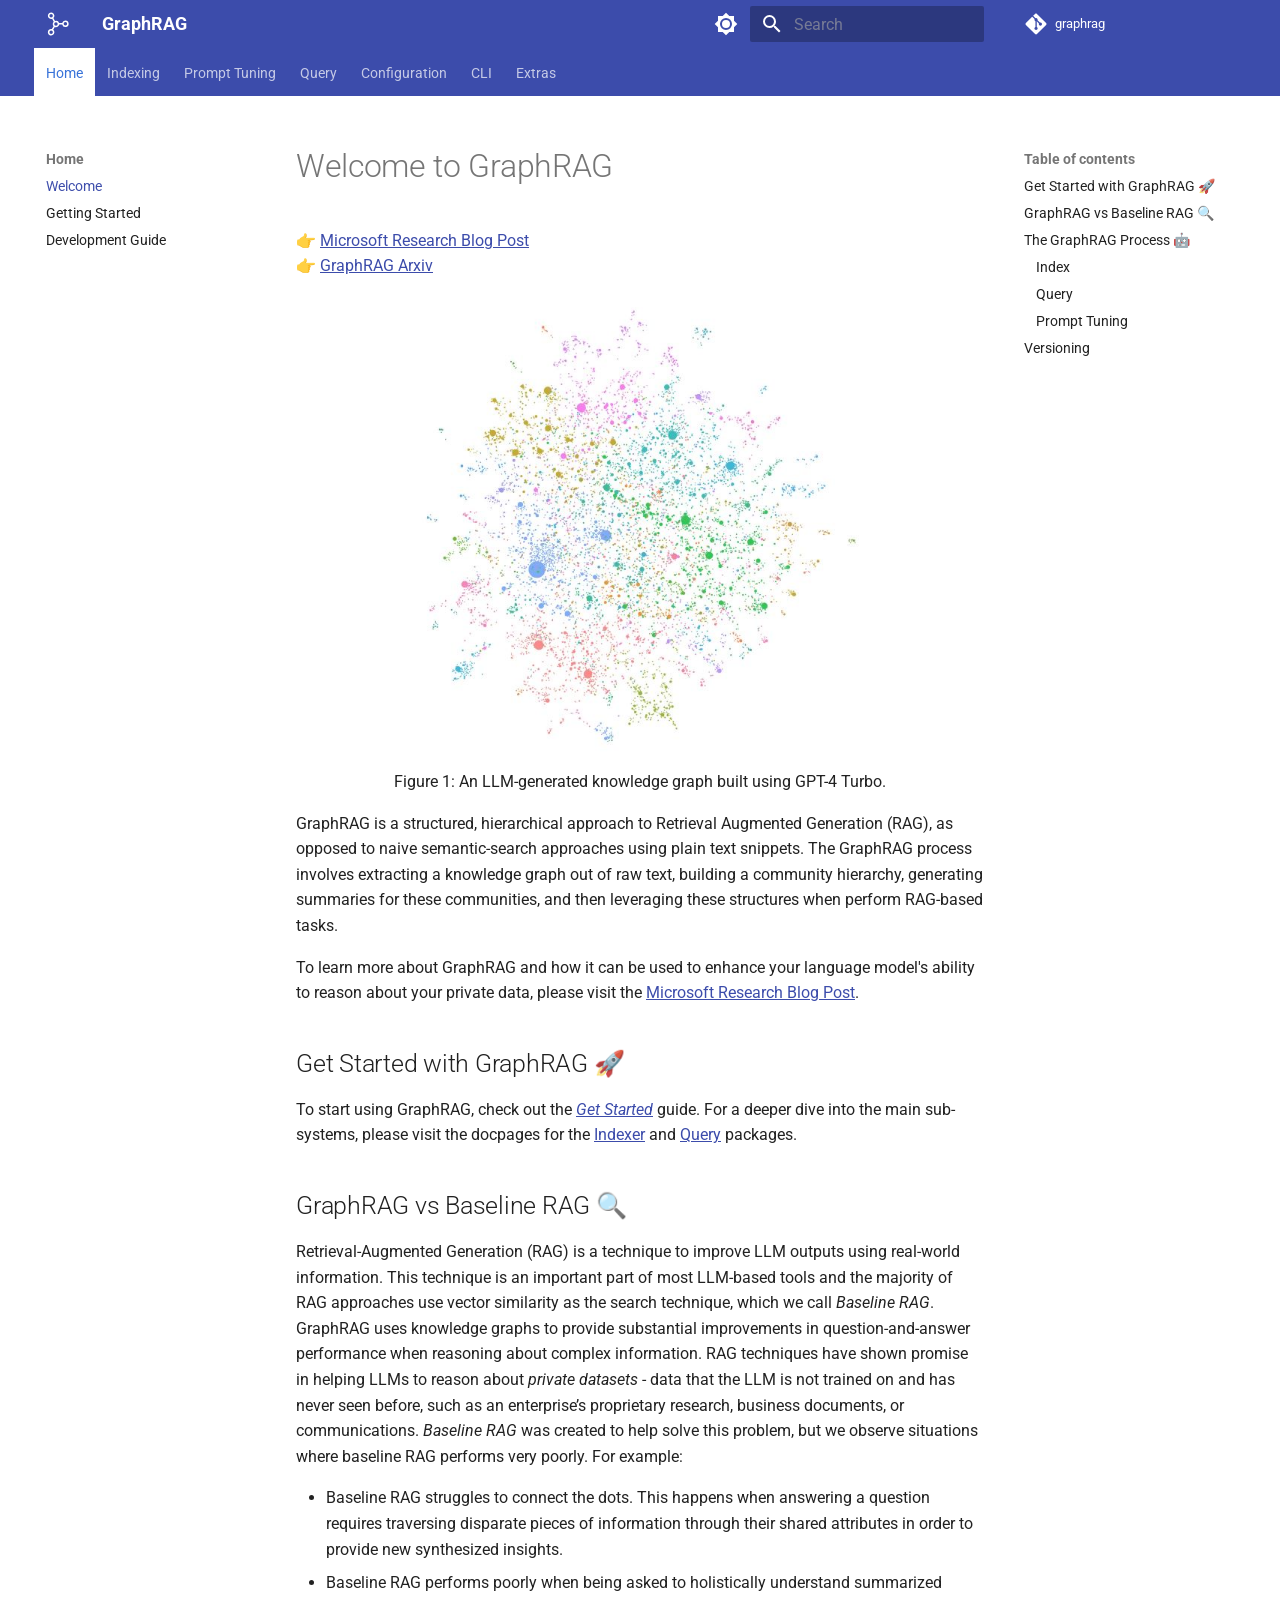
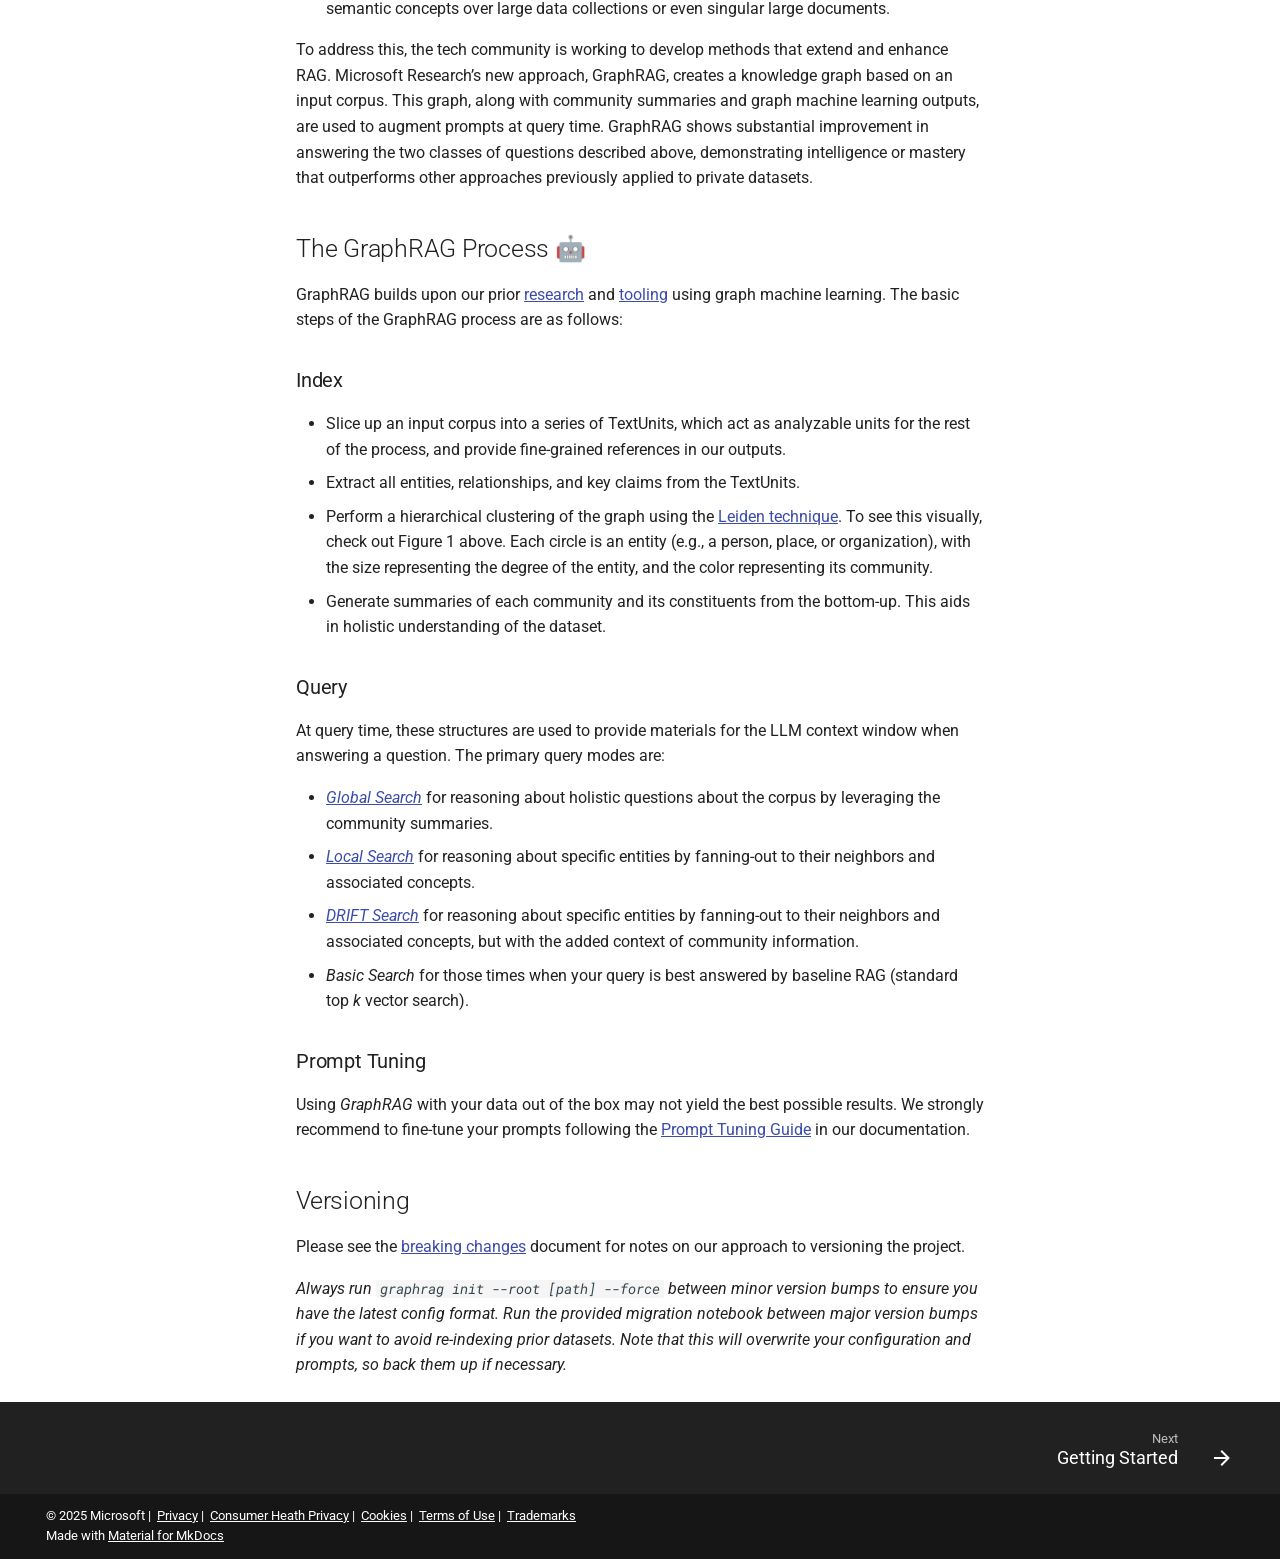
<file: index.html>
<!doctype html>
<html lang="en" class="no-js">
  <head>
    
      <meta charset="utf-8">
      <meta name="viewport" content="width=device-width,initial-scale=1">
      
      
      
      
      
        <link rel="next" href="get_started/">
      
      
        
      
      
      <link rel="icon" href="assets/images/favicon.png">
      <meta name="generator" content="mkdocs-1.6.1, mkdocs-material-9.7.7">
    
    
      
        <title>Welcome - GraphRAG</title>
      
    
    
      <link rel="stylesheet" href="assets/stylesheets/main.ec1eaa64.min.css">
      
        
        <link rel="stylesheet" href="assets/stylesheets/palette.ab4e12ef.min.css">
      
      


    
    
      
        <script src="https://wcpstatic.microsoft.com/mscc/lib/v2/wcp-consent.js"></script>
      
    
    
      
        
        
        <link rel="preconnect" href="https://fonts.gstatic.com" crossorigin>
        <link rel="stylesheet" href="https://fonts.googleapis.com/css?family=Roboto:300,300i,400,400i,700,700i%7CRoboto+Mono:400,400i,700,700i&display=fallback">
        <style>:root{--md-text-font:"Roboto";--md-code-font:"Roboto Mono"}</style>
      
    
    
      <link rel="stylesheet" href="stylesheets/extra.css">
    
    <script>__md_scope=new URL(".",location),__md_hash=e=>[...e].reduce(((e,_)=>(e<<5)-e+_.charCodeAt(0)),0),__md_get=(e,_=localStorage,t=__md_scope)=>JSON.parse(_.getItem(t.pathname+"."+e)),__md_set=(e,_,t=localStorage,a=__md_scope)=>{try{t.setItem(a.pathname+"."+e,JSON.stringify(_))}catch(e){}}</script>
    
      

    
    
  </head>
  
  
    
    
      
    
    
    
    
    <body dir="ltr" data-md-color-scheme="default" data-md-color-primary="indigo" data-md-color-accent="indigo">
  
    
    <input class="md-toggle" data-md-toggle="drawer" type="checkbox" id="__drawer" autocomplete="off">
    <input class="md-toggle" data-md-toggle="search" type="checkbox" id="__search" autocomplete="off">
    <label class="md-overlay" for="__drawer"></label>
    <div data-md-component="skip">
      
        
        <a href="#welcome-to-graphrag" class="md-skip">
          Skip to content
        </a>
      
    </div>
    <div data-md-component="announce">
      
    </div>
    
    
      

<header class="md-header" data-md-component="header">
  <nav class="md-header__inner md-grid" aria-label="Header">
    <a href="." title="GraphRAG" class="md-header__button md-logo" aria-label="GraphRAG" data-md-component="logo">
      
  
  <svg xmlns="http://www.w3.org/2000/svg" viewBox="0 0 24 24"><path d="M19.375 8.5a3.25 3.25 0 1 1-3.163 4h-3a3.252 3.252 0 0 1-4.443 2.509L7.214 17.76a3.25 3.25 0 1 1-1.342-.674l1.672-2.957A3.24 3.24 0 0 1 6.75 12c0-.907.371-1.727.97-2.316L6.117 6.846A3.253 3.253 0 0 1 1.875 3.75a3.25 3.25 0 1 1 5.526 2.32l1.603 2.836A3.25 3.25 0 0 1 13.093 11h3.119a3.25 3.25 0 0 1 3.163-2.5M10 10.25a1.75 1.75 0 1 0-.001 3.499A1.75 1.75 0 0 0 10 10.25M5.125 2a1.75 1.75 0 1 0 0 3.5 1.75 1.75 0 0 0 0-3.5m12.5 9.75a1.75 1.75 0 1 0 3.5 0 1.75 1.75 0 0 0-3.5 0m-14.25 8.5a1.75 1.75 0 1 0 3.501-.001 1.75 1.75 0 0 0-3.501.001"/></svg>

    </a>
    <label class="md-header__button md-icon" for="__drawer">
      
      <svg xmlns="http://www.w3.org/2000/svg" viewBox="0 0 24 24"><path d="M3 6h18v2H3zm0 5h18v2H3zm0 5h18v2H3z"/></svg>
    </label>
    <div class="md-header__title" data-md-component="header-title">
      <div class="md-header__ellipsis">
        <div class="md-header__topic">
          <span class="md-ellipsis">
            GraphRAG
          </span>
        </div>
        <div class="md-header__topic" data-md-component="header-topic">
          <span class="md-ellipsis">
            
              Welcome
            
          </span>
        </div>
      </div>
    </div>
    
      
        <form class="md-header__option" data-md-component="palette">
  
    
    
    
    <input class="md-option" data-md-color-media="" data-md-color-scheme="default" data-md-color-primary="indigo" data-md-color-accent="indigo"  aria-label="Switch to dark mode"  type="radio" name="__palette" id="__palette_0">
    
      <label class="md-header__button md-icon" title="Switch to dark mode" for="__palette_1" hidden>
        <svg xmlns="http://www.w3.org/2000/svg" viewBox="0 0 24 24"><path d="M12 8a4 4 0 0 0-4 4 4 4 0 0 0 4 4 4 4 0 0 0 4-4 4 4 0 0 0-4-4m0 10a6 6 0 0 1-6-6 6 6 0 0 1 6-6 6 6 0 0 1 6 6 6 6 0 0 1-6 6m8-9.31V4h-4.69L12 .69 8.69 4H4v4.69L.69 12 4 15.31V20h4.69L12 23.31 15.31 20H20v-4.69L23.31 12z"/></svg>
      </label>
    
  
    
    
    
    <input class="md-option" data-md-color-media="" data-md-color-scheme="slate" data-md-color-primary="indigo" data-md-color-accent="indigo"  aria-label="Switch to light mode"  type="radio" name="__palette" id="__palette_1">
    
      <label class="md-header__button md-icon" title="Switch to light mode" for="__palette_0" hidden>
        <svg xmlns="http://www.w3.org/2000/svg" viewBox="0 0 24 24"><path d="M12 18c-.89 0-1.74-.2-2.5-.55C11.56 16.5 13 14.42 13 12s-1.44-4.5-3.5-5.45C10.26 6.2 11.11 6 12 6a6 6 0 0 1 6 6 6 6 0 0 1-6 6m8-9.31V4h-4.69L12 .69 8.69 4H4v4.69L.69 12 4 15.31V20h4.69L12 23.31 15.31 20H20v-4.69L23.31 12z"/></svg>
      </label>
    
  
</form>
      
    
    
      <script>var palette=__md_get("__palette");if(palette&&palette.color){if("(prefers-color-scheme)"===palette.color.media){var media=matchMedia("(prefers-color-scheme: light)"),input=document.querySelector(media.matches?"[data-md-color-media='(prefers-color-scheme: light)']":"[data-md-color-media='(prefers-color-scheme: dark)']");palette.color.media=input.getAttribute("data-md-color-media"),palette.color.scheme=input.getAttribute("data-md-color-scheme"),palette.color.primary=input.getAttribute("data-md-color-primary"),palette.color.accent=input.getAttribute("data-md-color-accent")}for(var[key,value]of Object.entries(palette.color))document.body.setAttribute("data-md-color-"+key,value)}</script>
    
    
    
      
      
        <label class="md-header__button md-icon" for="__search">
          
          <svg xmlns="http://www.w3.org/2000/svg" viewBox="0 0 24 24"><path d="M9.5 3A6.5 6.5 0 0 1 16 9.5c0 1.61-.59 3.09-1.56 4.23l.27.27h.79l5 5-1.5 1.5-5-5v-.79l-.27-.27A6.52 6.52 0 0 1 9.5 16 6.5 6.5 0 0 1 3 9.5 6.5 6.5 0 0 1 9.5 3m0 2C7 5 5 7 5 9.5S7 14 9.5 14 14 12 14 9.5 12 5 9.5 5"/></svg>
        </label>
        <div class="md-search" data-md-component="search" role="dialog">
  <label class="md-search__overlay" for="__search"></label>
  <div class="md-search__inner" role="search">
    <form class="md-search__form" name="search">
      <input type="text" class="md-search__input" name="query" aria-label="Search" placeholder="Search" autocapitalize="off" autocorrect="off" autocomplete="off" spellcheck="false" data-md-component="search-query" required>
      <label class="md-search__icon md-icon" for="__search">
        
        <svg xmlns="http://www.w3.org/2000/svg" viewBox="0 0 24 24"><path d="M9.5 3A6.5 6.5 0 0 1 16 9.5c0 1.61-.59 3.09-1.56 4.23l.27.27h.79l5 5-1.5 1.5-5-5v-.79l-.27-.27A6.52 6.52 0 0 1 9.5 16 6.5 6.5 0 0 1 3 9.5 6.5 6.5 0 0 1 9.5 3m0 2C7 5 5 7 5 9.5S7 14 9.5 14 14 12 14 9.5 12 5 9.5 5"/></svg>
        
        <svg xmlns="http://www.w3.org/2000/svg" viewBox="0 0 24 24"><path d="M20 11v2H8l5.5 5.5-1.42 1.42L4.16 12l7.92-7.92L13.5 5.5 8 11z"/></svg>
      </label>
      <nav class="md-search__options" aria-label="Search">
        
        <button type="reset" class="md-search__icon md-icon" title="Clear" aria-label="Clear" tabindex="-1">
          
          <svg xmlns="http://www.w3.org/2000/svg" viewBox="0 0 24 24"><path d="M19 6.41 17.59 5 12 10.59 6.41 5 5 6.41 10.59 12 5 17.59 6.41 19 12 13.41 17.59 19 19 17.59 13.41 12z"/></svg>
        </button>
      </nav>
      
    </form>
    <div class="md-search__output">
      <div class="md-search__scrollwrap" tabindex="0" data-md-scrollfix>
        <div class="md-search-result" data-md-component="search-result">
          <div class="md-search-result__meta">
            Initializing search
          </div>
          <ol class="md-search-result__list" role="presentation"></ol>
        </div>
      </div>
    </div>
  </div>
</div>
      
    
    
      <div class="md-header__source">
        <a href="https://github.com/microsoft/graphrag" title="Go to repository" class="md-source" data-md-component="source">
  <div class="md-source__icon md-icon">
    
    <svg xmlns="http://www.w3.org/2000/svg" viewBox="0 0 448 512"><!--! Font Awesome Free 7.1.0 by @fontawesome - https://fontawesome.com License - https://fontawesome.com/license/free (Icons: CC BY 4.0, Fonts: SIL OFL 1.1, Code: MIT License) Copyright 2025 Fonticons, Inc.--><path d="M439.6 236.1 244 40.5c-5.4-5.5-12.8-8.5-20.4-8.5s-15 3-20.4 8.4L162.5 81l51.5 51.5c27.1-9.1 52.7 16.8 43.4 43.7l49.7 49.7c34.2-11.8 61.2 31 35.5 56.7-26.5 26.5-70.2-2.9-56-37.3L240.3 199v121.9c25.3 12.5 22.3 41.8 9.1 55-6.4 6.4-15.2 10.1-24.3 10.1s-17.8-3.6-24.3-10.1c-17.6-17.6-11.1-46.9 11.2-56v-123c-20.8-8.5-24.6-30.7-18.6-45L142.6 101 8.5 235.1C3 240.6 0 247.9 0 255.5s3 15 8.5 20.4l195.6 195.7c5.4 5.4 12.7 8.4 20.4 8.4s15-3 20.4-8.4l194.7-194.7c5.4-5.4 8.4-12.8 8.4-20.4s-3-15-8.4-20.4"/></svg>
  </div>
  <div class="md-source__repository">
    graphrag
  </div>
</a>
      </div>
    
  </nav>
  
</header>
    
    <div class="md-container" data-md-component="container">
      
      
        
          
            
<nav class="md-tabs" aria-label="Tabs" data-md-component="tabs">
  <div class="md-grid">
    <ul class="md-tabs__list">
      
        
  
  
  
    
  
  
    
    
      <li class="md-tabs__item md-tabs__item--active">
        <a href="." class="md-tabs__link">
          
  
  
  Home

        </a>
      </li>
    
  

      
        
  
  
  
  
    
    
      <li class="md-tabs__item">
        <a href="index/overview/" class="md-tabs__link">
          
  
  
  Indexing

        </a>
      </li>
    
  

      
        
  
  
  
  
    
    
      <li class="md-tabs__item">
        <a href="prompt_tuning/overview/" class="md-tabs__link">
          
  
  
  Prompt Tuning

        </a>
      </li>
    
  

      
        
  
  
  
  
    
    
      <li class="md-tabs__item">
        <a href="query/overview/" class="md-tabs__link">
          
  
  
  Query

        </a>
      </li>
    
  

      
        
  
  
  
  
    
    
      <li class="md-tabs__item">
        <a href="config/overview/" class="md-tabs__link">
          
  
  
  Configuration

        </a>
      </li>
    
  

      
        
  
  
  
  
    <li class="md-tabs__item">
      <a href="cli/" class="md-tabs__link">
        
  
  
    
  
  CLI

      </a>
    </li>
  

      
        
  
  
  
  
    
    
      <li class="md-tabs__item">
        <a href="blog_posts/" class="md-tabs__link">
          
  
  
  Extras

        </a>
      </li>
    
  

      
    </ul>
  </div>
</nav>
          
        
      
      <main class="md-main" data-md-component="main">
        <div class="md-main__inner md-grid">
          
            
              
              <div class="md-sidebar md-sidebar--primary" data-md-component="sidebar" data-md-type="navigation" >
                <div class="md-sidebar__scrollwrap">
                  <div class="md-sidebar__inner">
                    


  


<nav class="md-nav md-nav--primary md-nav--lifted" aria-label="Navigation" data-md-level="0">
  <label class="md-nav__title" for="__drawer">
    <a href="." title="GraphRAG" class="md-nav__button md-logo" aria-label="GraphRAG" data-md-component="logo">
      
  
  <svg xmlns="http://www.w3.org/2000/svg" viewBox="0 0 24 24"><path d="M19.375 8.5a3.25 3.25 0 1 1-3.163 4h-3a3.252 3.252 0 0 1-4.443 2.509L7.214 17.76a3.25 3.25 0 1 1-1.342-.674l1.672-2.957A3.24 3.24 0 0 1 6.75 12c0-.907.371-1.727.97-2.316L6.117 6.846A3.253 3.253 0 0 1 1.875 3.75a3.25 3.25 0 1 1 5.526 2.32l1.603 2.836A3.25 3.25 0 0 1 13.093 11h3.119a3.25 3.25 0 0 1 3.163-2.5M10 10.25a1.75 1.75 0 1 0-.001 3.499A1.75 1.75 0 0 0 10 10.25M5.125 2a1.75 1.75 0 1 0 0 3.5 1.75 1.75 0 0 0 0-3.5m12.5 9.75a1.75 1.75 0 1 0 3.5 0 1.75 1.75 0 0 0-3.5 0m-14.25 8.5a1.75 1.75 0 1 0 3.501-.001 1.75 1.75 0 0 0-3.501.001"/></svg>

    </a>
    GraphRAG
  </label>
  
    <div class="md-nav__source">
      <a href="https://github.com/microsoft/graphrag" title="Go to repository" class="md-source" data-md-component="source">
  <div class="md-source__icon md-icon">
    
    <svg xmlns="http://www.w3.org/2000/svg" viewBox="0 0 448 512"><!--! Font Awesome Free 7.1.0 by @fontawesome - https://fontawesome.com License - https://fontawesome.com/license/free (Icons: CC BY 4.0, Fonts: SIL OFL 1.1, Code: MIT License) Copyright 2025 Fonticons, Inc.--><path d="M439.6 236.1 244 40.5c-5.4-5.5-12.8-8.5-20.4-8.5s-15 3-20.4 8.4L162.5 81l51.5 51.5c27.1-9.1 52.7 16.8 43.4 43.7l49.7 49.7c34.2-11.8 61.2 31 35.5 56.7-26.5 26.5-70.2-2.9-56-37.3L240.3 199v121.9c25.3 12.5 22.3 41.8 9.1 55-6.4 6.4-15.2 10.1-24.3 10.1s-17.8-3.6-24.3-10.1c-17.6-17.6-11.1-46.9 11.2-56v-123c-20.8-8.5-24.6-30.7-18.6-45L142.6 101 8.5 235.1C3 240.6 0 247.9 0 255.5s3 15 8.5 20.4l195.6 195.7c5.4 5.4 12.7 8.4 20.4 8.4s15-3 20.4-8.4l194.7-194.7c5.4-5.4 8.4-12.8 8.4-20.4s-3-15-8.4-20.4"/></svg>
  </div>
  <div class="md-source__repository">
    graphrag
  </div>
</a>
    </div>
  
  <ul class="md-nav__list" data-md-scrollfix>
    
      
      
  
  
    
  
  
  
    
    
    
    
      
        
        
      
      
    
    
    <li class="md-nav__item md-nav__item--active md-nav__item--section md-nav__item--nested">
      
        
        
        <input class="md-nav__toggle md-toggle " type="checkbox" id="__nav_1" checked>
        
          
          <label class="md-nav__link" for="__nav_1" id="__nav_1_label" tabindex="">
            
  
  
  <span class="md-ellipsis">
    
  
    Home
  

    
  </span>
  
  

            <span class="md-nav__icon md-icon"></span>
          </label>
        
        <nav class="md-nav" data-md-level="1" aria-labelledby="__nav_1_label" aria-expanded="true">
          <label class="md-nav__title" for="__nav_1">
            <span class="md-nav__icon md-icon"></span>
            
  
    Home
  

          </label>
          <ul class="md-nav__list" data-md-scrollfix>
            
              
                
  
  
    
  
  
  
    <li class="md-nav__item md-nav__item--active">
      
      <input class="md-nav__toggle md-toggle" type="checkbox" id="__toc">
      
      
        
      
      
        <label class="md-nav__link md-nav__link--active" for="__toc">
          
  
  
  <span class="md-ellipsis">
    
  
    Welcome
  

    
  </span>
  
  

          <span class="md-nav__icon md-icon"></span>
        </label>
      
      <a href="." class="md-nav__link md-nav__link--active">
        
  
  
  <span class="md-ellipsis">
    
  
    Welcome
  

    
  </span>
  
  

      </a>
      
        

<nav class="md-nav md-nav--secondary" aria-label="Table of contents">
  
  
  
    
  
  
    <label class="md-nav__title" for="__toc">
      <span class="md-nav__icon md-icon"></span>
      Table of contents
    </label>
    <ul class="md-nav__list" data-md-component="toc" data-md-scrollfix>
      
        <li class="md-nav__item">
  <a href="#get-started-with-graphrag" class="md-nav__link">
    <span class="md-ellipsis">
      
        Get Started with GraphRAG 🚀
      
    </span>
  </a>
  
</li>
      
        <li class="md-nav__item">
  <a href="#graphrag-vs-baseline-rag" class="md-nav__link">
    <span class="md-ellipsis">
      
        GraphRAG vs Baseline RAG 🔍
      
    </span>
  </a>
  
</li>
      
        <li class="md-nav__item">
  <a href="#the-graphrag-process" class="md-nav__link">
    <span class="md-ellipsis">
      
        The GraphRAG Process 🤖
      
    </span>
  </a>
  
    <nav class="md-nav" aria-label="The GraphRAG Process 🤖">
      <ul class="md-nav__list">
        
          <li class="md-nav__item">
  <a href="#index" class="md-nav__link">
    <span class="md-ellipsis">
      
        Index
      
    </span>
  </a>
  
</li>
        
          <li class="md-nav__item">
  <a href="#query" class="md-nav__link">
    <span class="md-ellipsis">
      
        Query
      
    </span>
  </a>
  
</li>
        
          <li class="md-nav__item">
  <a href="#prompt-tuning" class="md-nav__link">
    <span class="md-ellipsis">
      
        Prompt Tuning
      
    </span>
  </a>
  
</li>
        
      </ul>
    </nav>
  
</li>
      
        <li class="md-nav__item">
  <a href="#versioning" class="md-nav__link">
    <span class="md-ellipsis">
      
        Versioning
      
    </span>
  </a>
  
</li>
      
    </ul>
  
</nav>
      
    </li>
  

              
            
              
                
  
  
  
  
    <li class="md-nav__item">
      <a href="get_started/" class="md-nav__link">
        
  
  
  <span class="md-ellipsis">
    
  
    Getting Started
  

    
  </span>
  
  

      </a>
    </li>
  

              
            
              
                
  
  
  
  
    <li class="md-nav__item">
      <a href="developing/" class="md-nav__link">
        
  
  
  <span class="md-ellipsis">
    
  
    Development Guide
  

    
  </span>
  
  

      </a>
    </li>
  

              
            
          </ul>
        </nav>
      
    </li>
  

    
      
      
  
  
  
  
    
    
    
    
      
      
    
    
    <li class="md-nav__item md-nav__item--nested">
      
        
        
        <input class="md-nav__toggle md-toggle " type="checkbox" id="__nav_2" >
        
          
          <label class="md-nav__link" for="__nav_2" id="__nav_2_label" tabindex="0">
            
  
  
  <span class="md-ellipsis">
    
  
    Indexing
  

    
  </span>
  
  

            <span class="md-nav__icon md-icon"></span>
          </label>
        
        <nav class="md-nav" data-md-level="1" aria-labelledby="__nav_2_label" aria-expanded="false">
          <label class="md-nav__title" for="__nav_2">
            <span class="md-nav__icon md-icon"></span>
            
  
    Indexing
  

          </label>
          <ul class="md-nav__list" data-md-scrollfix>
            
              
                
  
  
  
  
    <li class="md-nav__item">
      <a href="index/overview/" class="md-nav__link">
        
  
  
  <span class="md-ellipsis">
    
  
    Overview
  

    
  </span>
  
  

      </a>
    </li>
  

              
            
              
                
  
  
  
  
    <li class="md-nav__item">
      <a href="index/architecture/" class="md-nav__link">
        
  
  
  <span class="md-ellipsis">
    
  
    Architecture
  

    
  </span>
  
  

      </a>
    </li>
  

              
            
              
                
  
  
  
  
    <li class="md-nav__item">
      <a href="index/default_dataflow/" class="md-nav__link">
        
  
  
  <span class="md-ellipsis">
    
  
    Dataflow
  

    
  </span>
  
  

      </a>
    </li>
  

              
            
              
                
  
  
  
  
    <li class="md-nav__item">
      <a href="index/methods/" class="md-nav__link">
        
  
  
  <span class="md-ellipsis">
    
  
    Methods
  

    
  </span>
  
  

      </a>
    </li>
  

              
            
              
                
  
  
  
  
    <li class="md-nav__item">
      <a href="index/inputs/" class="md-nav__link">
        
  
  
  <span class="md-ellipsis">
    
  
    Inputs
  

    
  </span>
  
  

      </a>
    </li>
  

              
            
              
                
  
  
  
  
    <li class="md-nav__item">
      <a href="index/outputs/" class="md-nav__link">
        
  
  
  <span class="md-ellipsis">
    
  
    Outputs
  

    
  </span>
  
  

      </a>
    </li>
  

              
            
              
                
  
  
  
  
    <li class="md-nav__item">
      <a href="index/byog/" class="md-nav__link">
        
  
  
  <span class="md-ellipsis">
    
  
    Custom Graphs
  

    
  </span>
  
  

      </a>
    </li>
  

              
            
          </ul>
        </nav>
      
    </li>
  

    
      
      
  
  
  
  
    
    
    
    
      
      
    
    
    <li class="md-nav__item md-nav__item--nested">
      
        
        
        <input class="md-nav__toggle md-toggle " type="checkbox" id="__nav_3" >
        
          
          <label class="md-nav__link" for="__nav_3" id="__nav_3_label" tabindex="0">
            
  
  
  <span class="md-ellipsis">
    
  
    Prompt Tuning
  

    
  </span>
  
  

            <span class="md-nav__icon md-icon"></span>
          </label>
        
        <nav class="md-nav" data-md-level="1" aria-labelledby="__nav_3_label" aria-expanded="false">
          <label class="md-nav__title" for="__nav_3">
            <span class="md-nav__icon md-icon"></span>
            
  
    Prompt Tuning
  

          </label>
          <ul class="md-nav__list" data-md-scrollfix>
            
              
                
  
  
  
  
    <li class="md-nav__item">
      <a href="prompt_tuning/overview/" class="md-nav__link">
        
  
  
  <span class="md-ellipsis">
    
  
    Overview
  

    
  </span>
  
  

      </a>
    </li>
  

              
            
              
                
  
  
  
  
    <li class="md-nav__item">
      <a href="prompt_tuning/auto_prompt_tuning/" class="md-nav__link">
        
  
  
  <span class="md-ellipsis">
    
  
    Auto Tuning
  

    
  </span>
  
  

      </a>
    </li>
  

              
            
              
                
  
  
  
  
    <li class="md-nav__item">
      <a href="prompt_tuning/manual_prompt_tuning/" class="md-nav__link">
        
  
  
  <span class="md-ellipsis">
    
  
    Manual Tuning
  

    
  </span>
  
  

      </a>
    </li>
  

              
            
          </ul>
        </nav>
      
    </li>
  

    
      
      
  
  
  
  
    
    
    
    
      
      
    
    
    <li class="md-nav__item md-nav__item--nested">
      
        
        
        <input class="md-nav__toggle md-toggle " type="checkbox" id="__nav_4" >
        
          
          <label class="md-nav__link" for="__nav_4" id="__nav_4_label" tabindex="0">
            
  
  
  <span class="md-ellipsis">
    
  
    Query
  

    
  </span>
  
  

            <span class="md-nav__icon md-icon"></span>
          </label>
        
        <nav class="md-nav" data-md-level="1" aria-labelledby="__nav_4_label" aria-expanded="false">
          <label class="md-nav__title" for="__nav_4">
            <span class="md-nav__icon md-icon"></span>
            
  
    Query
  

          </label>
          <ul class="md-nav__list" data-md-scrollfix>
            
              
                
  
  
  
  
    <li class="md-nav__item">
      <a href="query/overview/" class="md-nav__link">
        
  
  
  <span class="md-ellipsis">
    
  
    Overview
  

    
  </span>
  
  

      </a>
    </li>
  

              
            
              
                
  
  
  
  
    <li class="md-nav__item">
      <a href="query/global_search/" class="md-nav__link">
        
  
  
  <span class="md-ellipsis">
    
  
    Global Search
  

    
  </span>
  
  

      </a>
    </li>
  

              
            
              
                
  
  
  
  
    <li class="md-nav__item">
      <a href="query/local_search/" class="md-nav__link">
        
  
  
  <span class="md-ellipsis">
    
  
    Local Search
  

    
  </span>
  
  

      </a>
    </li>
  

              
            
              
                
  
  
  
  
    <li class="md-nav__item">
      <a href="query/drift_search/" class="md-nav__link">
        
  
  
  <span class="md-ellipsis">
    
  
    DRIFT Search
  

    
  </span>
  
  

      </a>
    </li>
  

              
            
              
                
  
  
  
  
    <li class="md-nav__item">
      <a href="query/question_generation/" class="md-nav__link">
        
  
  
  <span class="md-ellipsis">
    
  
    Question Generation
  

    
  </span>
  
  

      </a>
    </li>
  

              
            
              
                
  
  
  
  
    
    
    
    
      
      
    
    
    <li class="md-nav__item md-nav__item--nested">
      
        
        
        <input class="md-nav__toggle md-toggle " type="checkbox" id="__nav_4_6" >
        
          
          <label class="md-nav__link" for="__nav_4_6" id="__nav_4_6_label" tabindex="0">
            
  
  
  <span class="md-ellipsis">
    
  
    Notebooks
  

    
  </span>
  
  

            <span class="md-nav__icon md-icon"></span>
          </label>
        
        <nav class="md-nav" data-md-level="2" aria-labelledby="__nav_4_6_label" aria-expanded="false">
          <label class="md-nav__title" for="__nav_4_6">
            <span class="md-nav__icon md-icon"></span>
            
  
    Notebooks
  

          </label>
          <ul class="md-nav__list" data-md-scrollfix>
            
              
                
  
  
  
  
    <li class="md-nav__item">
      <a href="query/notebooks/overview/" class="md-nav__link">
        
  
  
  <span class="md-ellipsis">
    
  
    Overview
  

    
  </span>
  
  

      </a>
    </li>
  

              
            
              
                
  
  
  
  
    <li class="md-nav__item">
      <a href="examples_notebooks/global_search/" class="md-nav__link">
        
  
  
  <span class="md-ellipsis">
    
  
    Global Search
  

    
  </span>
  
  

      </a>
    </li>
  

              
            
              
                
  
  
  
  
    <li class="md-nav__item">
      <a href="examples_notebooks/local_search/" class="md-nav__link">
        
  
  
  <span class="md-ellipsis">
    
  
    Local Search
  

    
  </span>
  
  

      </a>
    </li>
  

              
            
              
                
  
  
  
  
    <li class="md-nav__item">
      <a href="examples_notebooks/drift_search/" class="md-nav__link">
        
  
  
  <span class="md-ellipsis">
    
  
    DRIFT Search
  

    
  </span>
  
  

      </a>
    </li>
  

              
            
          </ul>
        </nav>
      
    </li>
  

              
            
          </ul>
        </nav>
      
    </li>
  

    
      
      
  
  
  
  
    
    
    
    
      
      
    
    
    <li class="md-nav__item md-nav__item--nested">
      
        
        
        <input class="md-nav__toggle md-toggle " type="checkbox" id="__nav_5" >
        
          
          <label class="md-nav__link" for="__nav_5" id="__nav_5_label" tabindex="0">
            
  
  
  <span class="md-ellipsis">
    
  
    Configuration
  

    
  </span>
  
  

            <span class="md-nav__icon md-icon"></span>
          </label>
        
        <nav class="md-nav" data-md-level="1" aria-labelledby="__nav_5_label" aria-expanded="false">
          <label class="md-nav__title" for="__nav_5">
            <span class="md-nav__icon md-icon"></span>
            
  
    Configuration
  

          </label>
          <ul class="md-nav__list" data-md-scrollfix>
            
              
                
  
  
  
  
    <li class="md-nav__item">
      <a href="config/overview/" class="md-nav__link">
        
  
  
  <span class="md-ellipsis">
    
  
    Overview
  

    
  </span>
  
  

      </a>
    </li>
  

              
            
              
                
  
  
  
  
    <li class="md-nav__item">
      <a href="config/init/" class="md-nav__link">
        
  
  
  <span class="md-ellipsis">
    
  
    Init Command
  

    
  </span>
  
  

      </a>
    </li>
  

              
            
              
                
  
  
  
  
    <li class="md-nav__item">
      <a href="config/yaml/" class="md-nav__link">
        
  
  
  <span class="md-ellipsis">
    
  
    Detailed Configuration
  

    
  </span>
  
  

      </a>
    </li>
  

              
            
              
                
  
  
  
  
    <li class="md-nav__item">
      <a href="config/models/" class="md-nav__link">
        
  
  
  <span class="md-ellipsis">
    
  
    Language Model Selection
  

    
  </span>
  
  

      </a>
    </li>
  

              
            
          </ul>
        </nav>
      
    </li>
  

    
      
      
  
  
  
  
    <li class="md-nav__item">
      <a href="cli/" class="md-nav__link">
        
  
  
  <span class="md-ellipsis">
    
  
    CLI
  

    
  </span>
  
  

      </a>
    </li>
  

    
      
      
  
  
  
  
    
    
    
    
      
      
    
    
    <li class="md-nav__item md-nav__item--nested">
      
        
        
        <input class="md-nav__toggle md-toggle " type="checkbox" id="__nav_7" >
        
          
          <label class="md-nav__link" for="__nav_7" id="__nav_7_label" tabindex="0">
            
  
  
  <span class="md-ellipsis">
    
  
    Extras
  

    
  </span>
  
  

            <span class="md-nav__icon md-icon"></span>
          </label>
        
        <nav class="md-nav" data-md-level="1" aria-labelledby="__nav_7_label" aria-expanded="false">
          <label class="md-nav__title" for="__nav_7">
            <span class="md-nav__icon md-icon"></span>
            
  
    Extras
  

          </label>
          <ul class="md-nav__list" data-md-scrollfix>
            
              
                
  
  
  
  
    <li class="md-nav__item">
      <a href="blog_posts/" class="md-nav__link">
        
  
  
  <span class="md-ellipsis">
    
  
    Microsoft Research Blog
  

    
  </span>
  
  

      </a>
    </li>
  

              
            
              
                
  
  
  
  
    <li class="md-nav__item">
      <a href="visualization_guide/" class="md-nav__link">
        
  
  
  <span class="md-ellipsis">
    
  
    Visualization Guide
  

    
  </span>
  
  

      </a>
    </li>
  

              
            
              
                
  
  
  
  
    
    
    
    
      
      
    
    
    <li class="md-nav__item md-nav__item--nested">
      
        
        
        <input class="md-nav__toggle md-toggle " type="checkbox" id="__nav_7_3" >
        
          
          <label class="md-nav__link" for="__nav_7_3" id="__nav_7_3_label" tabindex="0">
            
  
  
  <span class="md-ellipsis">
    
  
    Operation Dulce
  

    
  </span>
  
  

            <span class="md-nav__icon md-icon"></span>
          </label>
        
        <nav class="md-nav" data-md-level="2" aria-labelledby="__nav_7_3_label" aria-expanded="false">
          <label class="md-nav__title" for="__nav_7_3">
            <span class="md-nav__icon md-icon"></span>
            
  
    Operation Dulce
  

          </label>
          <ul class="md-nav__list" data-md-scrollfix>
            
              
                
  
  
  
  
    <li class="md-nav__item">
      <a href="data/operation_dulce/ABOUT/" class="md-nav__link">
        
  
  
  <span class="md-ellipsis">
    
  
    About
  

    
  </span>
  
  

      </a>
    </li>
  

              
            
              
                
  
  
  
  
    <li class="md-nav__item">
      <a href="data/operation_dulce/Operation%20Dulce%20v2%201%201/" class="md-nav__link">
        
  
  
  <span class="md-ellipsis">
    
  
    Document
  

    
  </span>
  
  

      </a>
    </li>
  

              
            
          </ul>
        </nav>
      
    </li>
  

              
            
          </ul>
        </nav>
      
    </li>
  

    
  </ul>
</nav>
                  </div>
                </div>
              </div>
            
            
              
              <div class="md-sidebar md-sidebar--secondary" data-md-component="sidebar" data-md-type="toc" >
                <div class="md-sidebar__scrollwrap">
                  <div class="md-sidebar__inner">
                    

<nav class="md-nav md-nav--secondary" aria-label="Table of contents">
  
  
  
    
  
  
    <label class="md-nav__title" for="__toc">
      <span class="md-nav__icon md-icon"></span>
      Table of contents
    </label>
    <ul class="md-nav__list" data-md-component="toc" data-md-scrollfix>
      
        <li class="md-nav__item">
  <a href="#get-started-with-graphrag" class="md-nav__link">
    <span class="md-ellipsis">
      
        Get Started with GraphRAG 🚀
      
    </span>
  </a>
  
</li>
      
        <li class="md-nav__item">
  <a href="#graphrag-vs-baseline-rag" class="md-nav__link">
    <span class="md-ellipsis">
      
        GraphRAG vs Baseline RAG 🔍
      
    </span>
  </a>
  
</li>
      
        <li class="md-nav__item">
  <a href="#the-graphrag-process" class="md-nav__link">
    <span class="md-ellipsis">
      
        The GraphRAG Process 🤖
      
    </span>
  </a>
  
    <nav class="md-nav" aria-label="The GraphRAG Process 🤖">
      <ul class="md-nav__list">
        
          <li class="md-nav__item">
  <a href="#index" class="md-nav__link">
    <span class="md-ellipsis">
      
        Index
      
    </span>
  </a>
  
</li>
        
          <li class="md-nav__item">
  <a href="#query" class="md-nav__link">
    <span class="md-ellipsis">
      
        Query
      
    </span>
  </a>
  
</li>
        
          <li class="md-nav__item">
  <a href="#prompt-tuning" class="md-nav__link">
    <span class="md-ellipsis">
      
        Prompt Tuning
      
    </span>
  </a>
  
</li>
        
      </ul>
    </nav>
  
</li>
      
        <li class="md-nav__item">
  <a href="#versioning" class="md-nav__link">
    <span class="md-ellipsis">
      
        Versioning
      
    </span>
  </a>
  
</li>
      
    </ul>
  
</nav>
                  </div>
                </div>
              </div>
            
          
          
            <div class="md-content" data-md-component="content">
              
              <article class="md-content__inner md-typeset">
                
                  


  
  


<h1 id="welcome-to-graphrag">Welcome to GraphRAG</h1>
<p>👉 <a href="https://www.microsoft.com/en-us/research/blog/graphrag-unlocking-llm-discovery-on-narrative-private-data/">Microsoft Research Blog Post</a> <br/>
👉 <a href="https://arxiv.org/pdf/2404.16130">GraphRAG Arxiv</a></p>
<p align="center">
<img src="img/GraphRag-Figure1.jpg" alt="Figure 1: LLM-generated knowledge graph built from a private dataset using GPT-4 Turbo." width="450" align="center" />
</p>
<p align="center">
Figure 1: An LLM-generated knowledge graph built using GPT-4 Turbo.
</p>

<p>GraphRAG is a structured, hierarchical approach to Retrieval Augmented Generation (RAG), as opposed to naive semantic-search
approaches using plain text snippets. The GraphRAG process involves extracting a knowledge graph out of raw text, building a community hierarchy, generating summaries for these communities, and then leveraging these structures when perform RAG-based tasks.</p>
<p>To learn more about GraphRAG and how it can be used to enhance your language model's ability to reason about your private data, please visit the <a href="https://www.microsoft.com/en-us/research/blog/graphrag-unlocking-llm-discovery-on-narrative-private-data/">Microsoft Research Blog Post</a>.</p>
<h2 id="get-started-with-graphrag">Get Started with GraphRAG 🚀</h2>
<p>To start using GraphRAG, check out the <a href="get_started/"><em>Get Started</em></a> guide.
For a deeper dive into the main sub-systems, please visit the docpages for the <a href="index/overview/">Indexer</a> and <a href="query/overview/">Query</a> packages.</p>
<h2 id="graphrag-vs-baseline-rag">GraphRAG vs Baseline RAG 🔍</h2>
<p>Retrieval-Augmented Generation (RAG) is a technique to improve LLM outputs using real-world information. This technique is an important part of most LLM-based tools and the majority of RAG approaches use vector similarity as the search technique, which we call <em>Baseline RAG</em>. GraphRAG uses knowledge graphs to provide substantial improvements in question-and-answer performance when reasoning about complex information. RAG techniques have shown promise in helping LLMs to reason about <em>private datasets</em> - data that the LLM is not trained on and has never seen before, such as an enterprise’s proprietary research, business documents, or communications. <em>Baseline RAG</em> was created to help solve this problem, but we observe situations where baseline RAG performs very poorly. For example:</p>
<ul>
<li>Baseline RAG struggles to connect the dots. This happens when answering a question requires traversing disparate pieces of information through their shared attributes in order to provide new synthesized insights.</li>
<li>Baseline RAG performs poorly when being asked to holistically understand summarized semantic concepts over large data collections or even singular large documents.</li>
</ul>
<p>To address this, the tech community is working to develop methods that extend and enhance RAG. Microsoft Research’s new approach, GraphRAG, creates a knowledge graph based on an input corpus. This graph, along with community summaries and graph machine learning outputs, are used to augment prompts at query time. GraphRAG shows substantial improvement in answering the two classes of questions described above, demonstrating intelligence or mastery that outperforms other approaches previously applied to private datasets.</p>
<h2 id="the-graphrag-process">The GraphRAG Process 🤖</h2>
<p>GraphRAG builds upon our prior <a href="https://www.microsoft.com/en-us/worklab/patterns-hidden-inside-the-org-chart">research</a> and <a href="https://github.com/graspologic-org/graspologic">tooling</a> using graph machine learning. The basic steps of the GraphRAG process are as follows:</p>
<h3 id="index">Index</h3>
<ul>
<li>Slice up an input corpus into a series of TextUnits, which act as analyzable units for the rest of the process, and provide fine-grained references in our outputs.</li>
<li>Extract all entities, relationships, and key claims from the TextUnits.</li>
<li>Perform a hierarchical clustering of the graph using the <a href="https://arxiv.org/pdf/1810.08473.pdf">Leiden technique</a>. To see this visually, check out Figure 1 above. Each circle is an entity (e.g., a person, place, or organization), with the size representing the degree of the entity, and the color representing its community.</li>
<li>Generate summaries of each community and its constituents from the bottom-up. This aids in holistic understanding of the dataset.</li>
</ul>
<h3 id="query">Query</h3>
<p>At query time, these structures are used to provide materials for the LLM context window when answering a question. The primary query modes are:</p>
<ul>
<li><a href="query/global_search/"><em>Global Search</em></a> for reasoning about holistic questions about the corpus by leveraging the community summaries.</li>
<li><a href="query/local_search/"><em>Local Search</em></a> for reasoning about specific entities by fanning-out to their neighbors and associated concepts.</li>
<li><a href="query/drift_search/"><em>DRIFT Search</em></a> for reasoning about specific entities by fanning-out to their neighbors and associated concepts, but with the added context of community information.</li>
<li><em>Basic Search</em> for those times when your query is best answered by baseline RAG (standard top <em>k</em> vector search).</li>
</ul>
<h3 id="prompt-tuning">Prompt Tuning</h3>
<p>Using <em>GraphRAG</em> with your data out of the box may not yield the best possible results.
We strongly recommend to fine-tune your prompts following the <a href="prompt_tuning/overview/">Prompt Tuning Guide</a> in our documentation.</p>
<h2 id="versioning">Versioning</h2>
<p>Please see the <a href="https://github.com/microsoft/graphrag/blob/main/breaking-changes.md">breaking changes</a> document for notes on our approach to versioning the project.</p>
<p><em>Always run <code>graphrag init --root [path] --force</code> between minor version bumps to ensure you have the latest config format. Run the provided migration notebook between major version bumps if you want to avoid re-indexing prior datasets. Note that this will overwrite your configuration and prompts, so back them up if necessary.</em></p>












                
              </article>
            </div>
          
          
<script>var target=document.getElementById(location.hash.slice(1));target&&target.name&&(target.checked=target.name.startsWith("__tabbed_"))</script>
        </div>
        
      </main>
      
        <footer class="md-footer">
  
    
      
      <nav class="md-footer__inner md-grid" aria-label="Footer" >
        
        
          
          <a href="get_started/" class="md-footer__link md-footer__link--next" aria-label="Next: Getting Started">
            <div class="md-footer__title">
              <span class="md-footer__direction">
                Next
              </span>
              <div class="md-ellipsis">
                Getting Started
              </div>
            </div>
            <div class="md-footer__button md-icon">
              
              <svg xmlns="http://www.w3.org/2000/svg" viewBox="0 0 24 24"><path d="M4 11v2h12l-5.5 5.5 1.42 1.42L19.84 12l-7.92-7.92L10.5 5.5 16 11z"/></svg>
            </div>
          </a>
        
      </nav>
    
  
  <div class="md-footer-meta md-typeset">
    <div class="md-footer-meta__inner md-grid">
      <div class="md-copyright">
  
    <div class="md-copyright__highlight">
      &copy; 2025 Microsoft&nbsp;|&nbsp; <a href="https://go.microsoft.com/fwlink/?LinkId=521839">Privacy</a>&nbsp;|&nbsp; <a href="https://go.microsoft.com/fwlink/?LinkId=2259814">Consumer Heath Privacy</a>&nbsp;|&nbsp; <a onclick="window.manageConsent();">Cookies</a>&nbsp;|&nbsp; <a href="https://go.microsoft.com/fwlink/?LinkID=206977">Terms of Use</a>&nbsp;|&nbsp; <a href="https://www.microsoft.com/trademarks">Trademarks</a>

    </div>
  
  
    Made with
    <a href="https://squidfunk.github.io/mkdocs-material/" target="_blank" rel="noopener">
      Material for MkDocs
    </a>
  
</div>
      
    </div>
  </div>
</footer>
      
    </div>
    <div class="md-dialog" data-md-component="dialog">
      <div class="md-dialog__inner md-typeset"></div>
    </div>
    
    
    
      
      
      <script id="__config" type="application/json">{"annotate": null, "base": ".", "features": ["content.code.copy", "content.code.select", "navigation.footer", "navigation.tabs"], "search": "assets/javascripts/workers/search.2c215733.min.js", "tags": null, "translations": {"clipboard.copied": "Copied to clipboard", "clipboard.copy": "Copy to clipboard", "search.result.more.one": "1 more on this page", "search.result.more.other": "# more on this page", "search.result.none": "No matching documents", "search.result.one": "1 matching document", "search.result.other": "# matching documents", "search.result.placeholder": "Type to start searching", "search.result.term.missing": "Missing", "select.version": "Select version"}, "version": null}</script>
    
    
      <script src="assets/javascripts/bundle.d7400e89.min.js"></script>
      
        <script src="scripts/create_cookie_banner.js"></script>
      
    
  </body>
</html>
</file>
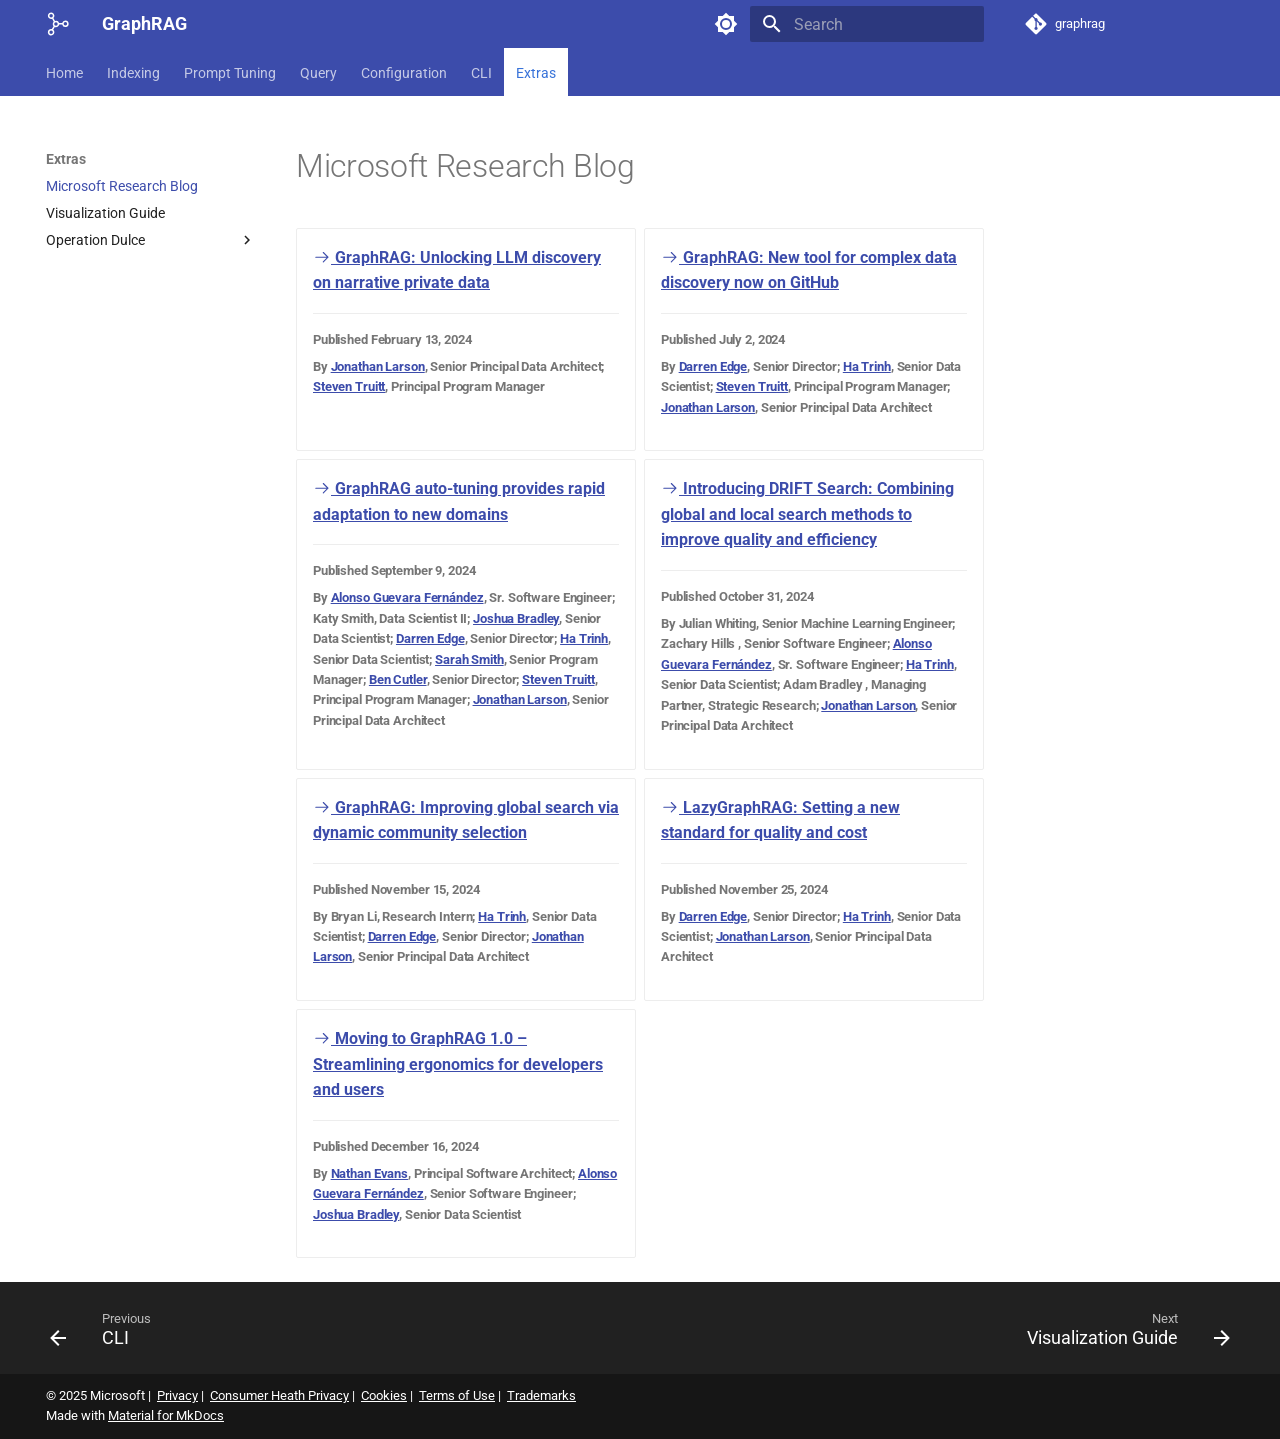
<file: blog_posts/index.html>
<!doctype html>
<html lang="en" class="no-js">
  <head>
    
      <meta charset="utf-8">
      <meta name="viewport" content="width=device-width,initial-scale=1">
      
      
      
      
        <link rel="prev" href="../cli/">
      
      
        <link rel="next" href="../visualization_guide/">
      
      
        
      
      
      <link rel="icon" href="../assets/images/favicon.png">
      <meta name="generator" content="mkdocs-1.6.1, mkdocs-material-9.7.7">
    
    
      
        <title>Microsoft Research Blog - GraphRAG</title>
      
    
    
      <link rel="stylesheet" href="../assets/stylesheets/main.ec1eaa64.min.css">
      
        
        <link rel="stylesheet" href="../assets/stylesheets/palette.ab4e12ef.min.css">
      
      


    
    
      
        <script src="https://wcpstatic.microsoft.com/mscc/lib/v2/wcp-consent.js"></script>
      
    
    
      
        
        
        <link rel="preconnect" href="https://fonts.gstatic.com" crossorigin>
        <link rel="stylesheet" href="https://fonts.googleapis.com/css?family=Roboto:300,300i,400,400i,700,700i%7CRoboto+Mono:400,400i,700,700i&display=fallback">
        <style>:root{--md-text-font:"Roboto";--md-code-font:"Roboto Mono"}</style>
      
    
    
      <link rel="stylesheet" href="../stylesheets/extra.css">
    
    <script>__md_scope=new URL("..",location),__md_hash=e=>[...e].reduce(((e,_)=>(e<<5)-e+_.charCodeAt(0)),0),__md_get=(e,_=localStorage,t=__md_scope)=>JSON.parse(_.getItem(t.pathname+"."+e)),__md_set=(e,_,t=localStorage,a=__md_scope)=>{try{t.setItem(a.pathname+"."+e,JSON.stringify(_))}catch(e){}}</script>
    
      

    
    
  </head>
  
  
    
    
      
    
    
    
    
    <body dir="ltr" data-md-color-scheme="default" data-md-color-primary="indigo" data-md-color-accent="indigo">
  
    
    <input class="md-toggle" data-md-toggle="drawer" type="checkbox" id="__drawer" autocomplete="off">
    <input class="md-toggle" data-md-toggle="search" type="checkbox" id="__search" autocomplete="off">
    <label class="md-overlay" for="__drawer"></label>
    <div data-md-component="skip">
      
    </div>
    <div data-md-component="announce">
      
    </div>
    
    
      

<header class="md-header" data-md-component="header">
  <nav class="md-header__inner md-grid" aria-label="Header">
    <a href=".." title="GraphRAG" class="md-header__button md-logo" aria-label="GraphRAG" data-md-component="logo">
      
  
  <svg xmlns="http://www.w3.org/2000/svg" viewBox="0 0 24 24"><path d="M19.375 8.5a3.25 3.25 0 1 1-3.163 4h-3a3.252 3.252 0 0 1-4.443 2.509L7.214 17.76a3.25 3.25 0 1 1-1.342-.674l1.672-2.957A3.24 3.24 0 0 1 6.75 12c0-.907.371-1.727.97-2.316L6.117 6.846A3.253 3.253 0 0 1 1.875 3.75a3.25 3.25 0 1 1 5.526 2.32l1.603 2.836A3.25 3.25 0 0 1 13.093 11h3.119a3.25 3.25 0 0 1 3.163-2.5M10 10.25a1.75 1.75 0 1 0-.001 3.499A1.75 1.75 0 0 0 10 10.25M5.125 2a1.75 1.75 0 1 0 0 3.5 1.75 1.75 0 0 0 0-3.5m12.5 9.75a1.75 1.75 0 1 0 3.5 0 1.75 1.75 0 0 0-3.5 0m-14.25 8.5a1.75 1.75 0 1 0 3.501-.001 1.75 1.75 0 0 0-3.501.001"/></svg>

    </a>
    <label class="md-header__button md-icon" for="__drawer">
      
      <svg xmlns="http://www.w3.org/2000/svg" viewBox="0 0 24 24"><path d="M3 6h18v2H3zm0 5h18v2H3zm0 5h18v2H3z"/></svg>
    </label>
    <div class="md-header__title" data-md-component="header-title">
      <div class="md-header__ellipsis">
        <div class="md-header__topic">
          <span class="md-ellipsis">
            GraphRAG
          </span>
        </div>
        <div class="md-header__topic" data-md-component="header-topic">
          <span class="md-ellipsis">
            
              Microsoft Research Blog
            
          </span>
        </div>
      </div>
    </div>
    
      
        <form class="md-header__option" data-md-component="palette">
  
    
    
    
    <input class="md-option" data-md-color-media="" data-md-color-scheme="default" data-md-color-primary="indigo" data-md-color-accent="indigo"  aria-label="Switch to dark mode"  type="radio" name="__palette" id="__palette_0">
    
      <label class="md-header__button md-icon" title="Switch to dark mode" for="__palette_1" hidden>
        <svg xmlns="http://www.w3.org/2000/svg" viewBox="0 0 24 24"><path d="M12 8a4 4 0 0 0-4 4 4 4 0 0 0 4 4 4 4 0 0 0 4-4 4 4 0 0 0-4-4m0 10a6 6 0 0 1-6-6 6 6 0 0 1 6-6 6 6 0 0 1 6 6 6 6 0 0 1-6 6m8-9.31V4h-4.69L12 .69 8.69 4H4v4.69L.69 12 4 15.31V20h4.69L12 23.31 15.31 20H20v-4.69L23.31 12z"/></svg>
      </label>
    
  
    
    
    
    <input class="md-option" data-md-color-media="" data-md-color-scheme="slate" data-md-color-primary="indigo" data-md-color-accent="indigo"  aria-label="Switch to light mode"  type="radio" name="__palette" id="__palette_1">
    
      <label class="md-header__button md-icon" title="Switch to light mode" for="__palette_0" hidden>
        <svg xmlns="http://www.w3.org/2000/svg" viewBox="0 0 24 24"><path d="M12 18c-.89 0-1.74-.2-2.5-.55C11.56 16.5 13 14.42 13 12s-1.44-4.5-3.5-5.45C10.26 6.2 11.11 6 12 6a6 6 0 0 1 6 6 6 6 0 0 1-6 6m8-9.31V4h-4.69L12 .69 8.69 4H4v4.69L.69 12 4 15.31V20h4.69L12 23.31 15.31 20H20v-4.69L23.31 12z"/></svg>
      </label>
    
  
</form>
      
    
    
      <script>var palette=__md_get("__palette");if(palette&&palette.color){if("(prefers-color-scheme)"===palette.color.media){var media=matchMedia("(prefers-color-scheme: light)"),input=document.querySelector(media.matches?"[data-md-color-media='(prefers-color-scheme: light)']":"[data-md-color-media='(prefers-color-scheme: dark)']");palette.color.media=input.getAttribute("data-md-color-media"),palette.color.scheme=input.getAttribute("data-md-color-scheme"),palette.color.primary=input.getAttribute("data-md-color-primary"),palette.color.accent=input.getAttribute("data-md-color-accent")}for(var[key,value]of Object.entries(palette.color))document.body.setAttribute("data-md-color-"+key,value)}</script>
    
    
    
      
      
        <label class="md-header__button md-icon" for="__search">
          
          <svg xmlns="http://www.w3.org/2000/svg" viewBox="0 0 24 24"><path d="M9.5 3A6.5 6.5 0 0 1 16 9.5c0 1.61-.59 3.09-1.56 4.23l.27.27h.79l5 5-1.5 1.5-5-5v-.79l-.27-.27A6.52 6.52 0 0 1 9.5 16 6.5 6.5 0 0 1 3 9.5 6.5 6.5 0 0 1 9.5 3m0 2C7 5 5 7 5 9.5S7 14 9.5 14 14 12 14 9.5 12 5 9.5 5"/></svg>
        </label>
        <div class="md-search" data-md-component="search" role="dialog">
  <label class="md-search__overlay" for="__search"></label>
  <div class="md-search__inner" role="search">
    <form class="md-search__form" name="search">
      <input type="text" class="md-search__input" name="query" aria-label="Search" placeholder="Search" autocapitalize="off" autocorrect="off" autocomplete="off" spellcheck="false" data-md-component="search-query" required>
      <label class="md-search__icon md-icon" for="__search">
        
        <svg xmlns="http://www.w3.org/2000/svg" viewBox="0 0 24 24"><path d="M9.5 3A6.5 6.5 0 0 1 16 9.5c0 1.61-.59 3.09-1.56 4.23l.27.27h.79l5 5-1.5 1.5-5-5v-.79l-.27-.27A6.52 6.52 0 0 1 9.5 16 6.5 6.5 0 0 1 3 9.5 6.5 6.5 0 0 1 9.5 3m0 2C7 5 5 7 5 9.5S7 14 9.5 14 14 12 14 9.5 12 5 9.5 5"/></svg>
        
        <svg xmlns="http://www.w3.org/2000/svg" viewBox="0 0 24 24"><path d="M20 11v2H8l5.5 5.5-1.42 1.42L4.16 12l7.92-7.92L13.5 5.5 8 11z"/></svg>
      </label>
      <nav class="md-search__options" aria-label="Search">
        
        <button type="reset" class="md-search__icon md-icon" title="Clear" aria-label="Clear" tabindex="-1">
          
          <svg xmlns="http://www.w3.org/2000/svg" viewBox="0 0 24 24"><path d="M19 6.41 17.59 5 12 10.59 6.41 5 5 6.41 10.59 12 5 17.59 6.41 19 12 13.41 17.59 19 19 17.59 13.41 12z"/></svg>
        </button>
      </nav>
      
    </form>
    <div class="md-search__output">
      <div class="md-search__scrollwrap" tabindex="0" data-md-scrollfix>
        <div class="md-search-result" data-md-component="search-result">
          <div class="md-search-result__meta">
            Initializing search
          </div>
          <ol class="md-search-result__list" role="presentation"></ol>
        </div>
      </div>
    </div>
  </div>
</div>
      
    
    
      <div class="md-header__source">
        <a href="https://github.com/microsoft/graphrag" title="Go to repository" class="md-source" data-md-component="source">
  <div class="md-source__icon md-icon">
    
    <svg xmlns="http://www.w3.org/2000/svg" viewBox="0 0 448 512"><!--! Font Awesome Free 7.1.0 by @fontawesome - https://fontawesome.com License - https://fontawesome.com/license/free (Icons: CC BY 4.0, Fonts: SIL OFL 1.1, Code: MIT License) Copyright 2025 Fonticons, Inc.--><path d="M439.6 236.1 244 40.5c-5.4-5.5-12.8-8.5-20.4-8.5s-15 3-20.4 8.4L162.5 81l51.5 51.5c27.1-9.1 52.7 16.8 43.4 43.7l49.7 49.7c34.2-11.8 61.2 31 35.5 56.7-26.5 26.5-70.2-2.9-56-37.3L240.3 199v121.9c25.3 12.5 22.3 41.8 9.1 55-6.4 6.4-15.2 10.1-24.3 10.1s-17.8-3.6-24.3-10.1c-17.6-17.6-11.1-46.9 11.2-56v-123c-20.8-8.5-24.6-30.7-18.6-45L142.6 101 8.5 235.1C3 240.6 0 247.9 0 255.5s3 15 8.5 20.4l195.6 195.7c5.4 5.4 12.7 8.4 20.4 8.4s15-3 20.4-8.4l194.7-194.7c5.4-5.4 8.4-12.8 8.4-20.4s-3-15-8.4-20.4"/></svg>
  </div>
  <div class="md-source__repository">
    graphrag
  </div>
</a>
      </div>
    
  </nav>
  
</header>
    
    <div class="md-container" data-md-component="container">
      
      
        
          
            
<nav class="md-tabs" aria-label="Tabs" data-md-component="tabs">
  <div class="md-grid">
    <ul class="md-tabs__list">
      
        
  
  
  
  
    
    
      <li class="md-tabs__item">
        <a href=".." class="md-tabs__link">
          
  
  
  Home

        </a>
      </li>
    
  

      
        
  
  
  
  
    
    
      <li class="md-tabs__item">
        <a href="../index/overview/" class="md-tabs__link">
          
  
  
  Indexing

        </a>
      </li>
    
  

      
        
  
  
  
  
    
    
      <li class="md-tabs__item">
        <a href="../prompt_tuning/overview/" class="md-tabs__link">
          
  
  
  Prompt Tuning

        </a>
      </li>
    
  

      
        
  
  
  
  
    
    
      <li class="md-tabs__item">
        <a href="../query/overview/" class="md-tabs__link">
          
  
  
  Query

        </a>
      </li>
    
  

      
        
  
  
  
  
    
    
      <li class="md-tabs__item">
        <a href="../config/overview/" class="md-tabs__link">
          
  
  
  Configuration

        </a>
      </li>
    
  

      
        
  
  
  
  
    <li class="md-tabs__item">
      <a href="../cli/" class="md-tabs__link">
        
  
  
    
  
  CLI

      </a>
    </li>
  

      
        
  
  
  
    
  
  
    
    
      <li class="md-tabs__item md-tabs__item--active">
        <a href="./" class="md-tabs__link">
          
  
  
  Extras

        </a>
      </li>
    
  

      
    </ul>
  </div>
</nav>
          
        
      
      <main class="md-main" data-md-component="main">
        <div class="md-main__inner md-grid">
          
            
              
              <div class="md-sidebar md-sidebar--primary" data-md-component="sidebar" data-md-type="navigation" >
                <div class="md-sidebar__scrollwrap">
                  <div class="md-sidebar__inner">
                    


  


<nav class="md-nav md-nav--primary md-nav--lifted" aria-label="Navigation" data-md-level="0">
  <label class="md-nav__title" for="__drawer">
    <a href=".." title="GraphRAG" class="md-nav__button md-logo" aria-label="GraphRAG" data-md-component="logo">
      
  
  <svg xmlns="http://www.w3.org/2000/svg" viewBox="0 0 24 24"><path d="M19.375 8.5a3.25 3.25 0 1 1-3.163 4h-3a3.252 3.252 0 0 1-4.443 2.509L7.214 17.76a3.25 3.25 0 1 1-1.342-.674l1.672-2.957A3.24 3.24 0 0 1 6.75 12c0-.907.371-1.727.97-2.316L6.117 6.846A3.253 3.253 0 0 1 1.875 3.75a3.25 3.25 0 1 1 5.526 2.32l1.603 2.836A3.25 3.25 0 0 1 13.093 11h3.119a3.25 3.25 0 0 1 3.163-2.5M10 10.25a1.75 1.75 0 1 0-.001 3.499A1.75 1.75 0 0 0 10 10.25M5.125 2a1.75 1.75 0 1 0 0 3.5 1.75 1.75 0 0 0 0-3.5m12.5 9.75a1.75 1.75 0 1 0 3.5 0 1.75 1.75 0 0 0-3.5 0m-14.25 8.5a1.75 1.75 0 1 0 3.501-.001 1.75 1.75 0 0 0-3.501.001"/></svg>

    </a>
    GraphRAG
  </label>
  
    <div class="md-nav__source">
      <a href="https://github.com/microsoft/graphrag" title="Go to repository" class="md-source" data-md-component="source">
  <div class="md-source__icon md-icon">
    
    <svg xmlns="http://www.w3.org/2000/svg" viewBox="0 0 448 512"><!--! Font Awesome Free 7.1.0 by @fontawesome - https://fontawesome.com License - https://fontawesome.com/license/free (Icons: CC BY 4.0, Fonts: SIL OFL 1.1, Code: MIT License) Copyright 2025 Fonticons, Inc.--><path d="M439.6 236.1 244 40.5c-5.4-5.5-12.8-8.5-20.4-8.5s-15 3-20.4 8.4L162.5 81l51.5 51.5c27.1-9.1 52.7 16.8 43.4 43.7l49.7 49.7c34.2-11.8 61.2 31 35.5 56.7-26.5 26.5-70.2-2.9-56-37.3L240.3 199v121.9c25.3 12.5 22.3 41.8 9.1 55-6.4 6.4-15.2 10.1-24.3 10.1s-17.8-3.6-24.3-10.1c-17.6-17.6-11.1-46.9 11.2-56v-123c-20.8-8.5-24.6-30.7-18.6-45L142.6 101 8.5 235.1C3 240.6 0 247.9 0 255.5s3 15 8.5 20.4l195.6 195.7c5.4 5.4 12.7 8.4 20.4 8.4s15-3 20.4-8.4l194.7-194.7c5.4-5.4 8.4-12.8 8.4-20.4s-3-15-8.4-20.4"/></svg>
  </div>
  <div class="md-source__repository">
    graphrag
  </div>
</a>
    </div>
  
  <ul class="md-nav__list" data-md-scrollfix>
    
      
      
  
  
  
  
    
    
    
    
      
      
    
    
    <li class="md-nav__item md-nav__item--nested">
      
        
        
        <input class="md-nav__toggle md-toggle " type="checkbox" id="__nav_1" >
        
          
          <label class="md-nav__link" for="__nav_1" id="__nav_1_label" tabindex="0">
            
  
  
  <span class="md-ellipsis">
    
  
    Home
  

    
  </span>
  
  

            <span class="md-nav__icon md-icon"></span>
          </label>
        
        <nav class="md-nav" data-md-level="1" aria-labelledby="__nav_1_label" aria-expanded="false">
          <label class="md-nav__title" for="__nav_1">
            <span class="md-nav__icon md-icon"></span>
            
  
    Home
  

          </label>
          <ul class="md-nav__list" data-md-scrollfix>
            
              
                
  
  
  
  
    <li class="md-nav__item">
      <a href=".." class="md-nav__link">
        
  
  
  <span class="md-ellipsis">
    
  
    Welcome
  

    
  </span>
  
  

      </a>
    </li>
  

              
            
              
                
  
  
  
  
    <li class="md-nav__item">
      <a href="../get_started/" class="md-nav__link">
        
  
  
  <span class="md-ellipsis">
    
  
    Getting Started
  

    
  </span>
  
  

      </a>
    </li>
  

              
            
              
                
  
  
  
  
    <li class="md-nav__item">
      <a href="../developing/" class="md-nav__link">
        
  
  
  <span class="md-ellipsis">
    
  
    Development Guide
  

    
  </span>
  
  

      </a>
    </li>
  

              
            
          </ul>
        </nav>
      
    </li>
  

    
      
      
  
  
  
  
    
    
    
    
      
      
    
    
    <li class="md-nav__item md-nav__item--nested">
      
        
        
        <input class="md-nav__toggle md-toggle " type="checkbox" id="__nav_2" >
        
          
          <label class="md-nav__link" for="__nav_2" id="__nav_2_label" tabindex="0">
            
  
  
  <span class="md-ellipsis">
    
  
    Indexing
  

    
  </span>
  
  

            <span class="md-nav__icon md-icon"></span>
          </label>
        
        <nav class="md-nav" data-md-level="1" aria-labelledby="__nav_2_label" aria-expanded="false">
          <label class="md-nav__title" for="__nav_2">
            <span class="md-nav__icon md-icon"></span>
            
  
    Indexing
  

          </label>
          <ul class="md-nav__list" data-md-scrollfix>
            
              
                
  
  
  
  
    <li class="md-nav__item">
      <a href="../index/overview/" class="md-nav__link">
        
  
  
  <span class="md-ellipsis">
    
  
    Overview
  

    
  </span>
  
  

      </a>
    </li>
  

              
            
              
                
  
  
  
  
    <li class="md-nav__item">
      <a href="../index/architecture/" class="md-nav__link">
        
  
  
  <span class="md-ellipsis">
    
  
    Architecture
  

    
  </span>
  
  

      </a>
    </li>
  

              
            
              
                
  
  
  
  
    <li class="md-nav__item">
      <a href="../index/default_dataflow/" class="md-nav__link">
        
  
  
  <span class="md-ellipsis">
    
  
    Dataflow
  

    
  </span>
  
  

      </a>
    </li>
  

              
            
              
                
  
  
  
  
    <li class="md-nav__item">
      <a href="../index/methods/" class="md-nav__link">
        
  
  
  <span class="md-ellipsis">
    
  
    Methods
  

    
  </span>
  
  

      </a>
    </li>
  

              
            
              
                
  
  
  
  
    <li class="md-nav__item">
      <a href="../index/inputs/" class="md-nav__link">
        
  
  
  <span class="md-ellipsis">
    
  
    Inputs
  

    
  </span>
  
  

      </a>
    </li>
  

              
            
              
                
  
  
  
  
    <li class="md-nav__item">
      <a href="../index/outputs/" class="md-nav__link">
        
  
  
  <span class="md-ellipsis">
    
  
    Outputs
  

    
  </span>
  
  

      </a>
    </li>
  

              
            
              
                
  
  
  
  
    <li class="md-nav__item">
      <a href="../index/byog/" class="md-nav__link">
        
  
  
  <span class="md-ellipsis">
    
  
    Custom Graphs
  

    
  </span>
  
  

      </a>
    </li>
  

              
            
          </ul>
        </nav>
      
    </li>
  

    
      
      
  
  
  
  
    
    
    
    
      
      
    
    
    <li class="md-nav__item md-nav__item--nested">
      
        
        
        <input class="md-nav__toggle md-toggle " type="checkbox" id="__nav_3" >
        
          
          <label class="md-nav__link" for="__nav_3" id="__nav_3_label" tabindex="0">
            
  
  
  <span class="md-ellipsis">
    
  
    Prompt Tuning
  

    
  </span>
  
  

            <span class="md-nav__icon md-icon"></span>
          </label>
        
        <nav class="md-nav" data-md-level="1" aria-labelledby="__nav_3_label" aria-expanded="false">
          <label class="md-nav__title" for="__nav_3">
            <span class="md-nav__icon md-icon"></span>
            
  
    Prompt Tuning
  

          </label>
          <ul class="md-nav__list" data-md-scrollfix>
            
              
                
  
  
  
  
    <li class="md-nav__item">
      <a href="../prompt_tuning/overview/" class="md-nav__link">
        
  
  
  <span class="md-ellipsis">
    
  
    Overview
  

    
  </span>
  
  

      </a>
    </li>
  

              
            
              
                
  
  
  
  
    <li class="md-nav__item">
      <a href="../prompt_tuning/auto_prompt_tuning/" class="md-nav__link">
        
  
  
  <span class="md-ellipsis">
    
  
    Auto Tuning
  

    
  </span>
  
  

      </a>
    </li>
  

              
            
              
                
  
  
  
  
    <li class="md-nav__item">
      <a href="../prompt_tuning/manual_prompt_tuning/" class="md-nav__link">
        
  
  
  <span class="md-ellipsis">
    
  
    Manual Tuning
  

    
  </span>
  
  

      </a>
    </li>
  

              
            
          </ul>
        </nav>
      
    </li>
  

    
      
      
  
  
  
  
    
    
    
    
      
      
    
    
    <li class="md-nav__item md-nav__item--nested">
      
        
        
        <input class="md-nav__toggle md-toggle " type="checkbox" id="__nav_4" >
        
          
          <label class="md-nav__link" for="__nav_4" id="__nav_4_label" tabindex="0">
            
  
  
  <span class="md-ellipsis">
    
  
    Query
  

    
  </span>
  
  

            <span class="md-nav__icon md-icon"></span>
          </label>
        
        <nav class="md-nav" data-md-level="1" aria-labelledby="__nav_4_label" aria-expanded="false">
          <label class="md-nav__title" for="__nav_4">
            <span class="md-nav__icon md-icon"></span>
            
  
    Query
  

          </label>
          <ul class="md-nav__list" data-md-scrollfix>
            
              
                
  
  
  
  
    <li class="md-nav__item">
      <a href="../query/overview/" class="md-nav__link">
        
  
  
  <span class="md-ellipsis">
    
  
    Overview
  

    
  </span>
  
  

      </a>
    </li>
  

              
            
              
                
  
  
  
  
    <li class="md-nav__item">
      <a href="../query/global_search/" class="md-nav__link">
        
  
  
  <span class="md-ellipsis">
    
  
    Global Search
  

    
  </span>
  
  

      </a>
    </li>
  

              
            
              
                
  
  
  
  
    <li class="md-nav__item">
      <a href="../query/local_search/" class="md-nav__link">
        
  
  
  <span class="md-ellipsis">
    
  
    Local Search
  

    
  </span>
  
  

      </a>
    </li>
  

              
            
              
                
  
  
  
  
    <li class="md-nav__item">
      <a href="../query/drift_search/" class="md-nav__link">
        
  
  
  <span class="md-ellipsis">
    
  
    DRIFT Search
  

    
  </span>
  
  

      </a>
    </li>
  

              
            
              
                
  
  
  
  
    <li class="md-nav__item">
      <a href="../query/question_generation/" class="md-nav__link">
        
  
  
  <span class="md-ellipsis">
    
  
    Question Generation
  

    
  </span>
  
  

      </a>
    </li>
  

              
            
              
                
  
  
  
  
    
    
    
    
      
      
    
    
    <li class="md-nav__item md-nav__item--nested">
      
        
        
        <input class="md-nav__toggle md-toggle " type="checkbox" id="__nav_4_6" >
        
          
          <label class="md-nav__link" for="__nav_4_6" id="__nav_4_6_label" tabindex="0">
            
  
  
  <span class="md-ellipsis">
    
  
    Notebooks
  

    
  </span>
  
  

            <span class="md-nav__icon md-icon"></span>
          </label>
        
        <nav class="md-nav" data-md-level="2" aria-labelledby="__nav_4_6_label" aria-expanded="false">
          <label class="md-nav__title" for="__nav_4_6">
            <span class="md-nav__icon md-icon"></span>
            
  
    Notebooks
  

          </label>
          <ul class="md-nav__list" data-md-scrollfix>
            
              
                
  
  
  
  
    <li class="md-nav__item">
      <a href="../query/notebooks/overview/" class="md-nav__link">
        
  
  
  <span class="md-ellipsis">
    
  
    Overview
  

    
  </span>
  
  

      </a>
    </li>
  

              
            
              
                
  
  
  
  
    <li class="md-nav__item">
      <a href="../examples_notebooks/global_search/" class="md-nav__link">
        
  
  
  <span class="md-ellipsis">
    
  
    Global Search
  

    
  </span>
  
  

      </a>
    </li>
  

              
            
              
                
  
  
  
  
    <li class="md-nav__item">
      <a href="../examples_notebooks/local_search/" class="md-nav__link">
        
  
  
  <span class="md-ellipsis">
    
  
    Local Search
  

    
  </span>
  
  

      </a>
    </li>
  

              
            
              
                
  
  
  
  
    <li class="md-nav__item">
      <a href="../examples_notebooks/drift_search/" class="md-nav__link">
        
  
  
  <span class="md-ellipsis">
    
  
    DRIFT Search
  

    
  </span>
  
  

      </a>
    </li>
  

              
            
          </ul>
        </nav>
      
    </li>
  

              
            
          </ul>
        </nav>
      
    </li>
  

    
      
      
  
  
  
  
    
    
    
    
      
      
    
    
    <li class="md-nav__item md-nav__item--nested">
      
        
        
        <input class="md-nav__toggle md-toggle " type="checkbox" id="__nav_5" >
        
          
          <label class="md-nav__link" for="__nav_5" id="__nav_5_label" tabindex="0">
            
  
  
  <span class="md-ellipsis">
    
  
    Configuration
  

    
  </span>
  
  

            <span class="md-nav__icon md-icon"></span>
          </label>
        
        <nav class="md-nav" data-md-level="1" aria-labelledby="__nav_5_label" aria-expanded="false">
          <label class="md-nav__title" for="__nav_5">
            <span class="md-nav__icon md-icon"></span>
            
  
    Configuration
  

          </label>
          <ul class="md-nav__list" data-md-scrollfix>
            
              
                
  
  
  
  
    <li class="md-nav__item">
      <a href="../config/overview/" class="md-nav__link">
        
  
  
  <span class="md-ellipsis">
    
  
    Overview
  

    
  </span>
  
  

      </a>
    </li>
  

              
            
              
                
  
  
  
  
    <li class="md-nav__item">
      <a href="../config/init/" class="md-nav__link">
        
  
  
  <span class="md-ellipsis">
    
  
    Init Command
  

    
  </span>
  
  

      </a>
    </li>
  

              
            
              
                
  
  
  
  
    <li class="md-nav__item">
      <a href="../config/yaml/" class="md-nav__link">
        
  
  
  <span class="md-ellipsis">
    
  
    Detailed Configuration
  

    
  </span>
  
  

      </a>
    </li>
  

              
            
              
                
  
  
  
  
    <li class="md-nav__item">
      <a href="../config/models/" class="md-nav__link">
        
  
  
  <span class="md-ellipsis">
    
  
    Language Model Selection
  

    
  </span>
  
  

      </a>
    </li>
  

              
            
          </ul>
        </nav>
      
    </li>
  

    
      
      
  
  
  
  
    <li class="md-nav__item">
      <a href="../cli/" class="md-nav__link">
        
  
  
  <span class="md-ellipsis">
    
  
    CLI
  

    
  </span>
  
  

      </a>
    </li>
  

    
      
      
  
  
    
  
  
  
    
    
    
    
      
        
        
      
      
    
    
    <li class="md-nav__item md-nav__item--active md-nav__item--section md-nav__item--nested">
      
        
        
        <input class="md-nav__toggle md-toggle " type="checkbox" id="__nav_7" checked>
        
          
          <label class="md-nav__link" for="__nav_7" id="__nav_7_label" tabindex="">
            
  
  
  <span class="md-ellipsis">
    
  
    Extras
  

    
  </span>
  
  

            <span class="md-nav__icon md-icon"></span>
          </label>
        
        <nav class="md-nav" data-md-level="1" aria-labelledby="__nav_7_label" aria-expanded="true">
          <label class="md-nav__title" for="__nav_7">
            <span class="md-nav__icon md-icon"></span>
            
  
    Extras
  

          </label>
          <ul class="md-nav__list" data-md-scrollfix>
            
              
                
  
  
    
  
  
  
    <li class="md-nav__item md-nav__item--active">
      
      <input class="md-nav__toggle md-toggle" type="checkbox" id="__toc">
      
      
      
      <a href="./" class="md-nav__link md-nav__link--active">
        
  
  
  <span class="md-ellipsis">
    
  
    Microsoft Research Blog
  

    
  </span>
  
  

      </a>
      
    </li>
  

              
            
              
                
  
  
  
  
    <li class="md-nav__item">
      <a href="../visualization_guide/" class="md-nav__link">
        
  
  
  <span class="md-ellipsis">
    
  
    Visualization Guide
  

    
  </span>
  
  

      </a>
    </li>
  

              
            
              
                
  
  
  
  
    
    
    
    
      
      
    
    
    <li class="md-nav__item md-nav__item--nested">
      
        
        
        <input class="md-nav__toggle md-toggle " type="checkbox" id="__nav_7_3" >
        
          
          <label class="md-nav__link" for="__nav_7_3" id="__nav_7_3_label" tabindex="0">
            
  
  
  <span class="md-ellipsis">
    
  
    Operation Dulce
  

    
  </span>
  
  

            <span class="md-nav__icon md-icon"></span>
          </label>
        
        <nav class="md-nav" data-md-level="2" aria-labelledby="__nav_7_3_label" aria-expanded="false">
          <label class="md-nav__title" for="__nav_7_3">
            <span class="md-nav__icon md-icon"></span>
            
  
    Operation Dulce
  

          </label>
          <ul class="md-nav__list" data-md-scrollfix>
            
              
                
  
  
  
  
    <li class="md-nav__item">
      <a href="../data/operation_dulce/ABOUT/" class="md-nav__link">
        
  
  
  <span class="md-ellipsis">
    
  
    About
  

    
  </span>
  
  

      </a>
    </li>
  

              
            
              
                
  
  
  
  
    <li class="md-nav__item">
      <a href="../data/operation_dulce/Operation%20Dulce%20v2%201%201/" class="md-nav__link">
        
  
  
  <span class="md-ellipsis">
    
  
    Document
  

    
  </span>
  
  

      </a>
    </li>
  

              
            
          </ul>
        </nav>
      
    </li>
  

              
            
          </ul>
        </nav>
      
    </li>
  

    
  </ul>
</nav>
                  </div>
                </div>
              </div>
            
            
              
              <div class="md-sidebar md-sidebar--secondary" data-md-component="sidebar" data-md-type="toc" >
                <div class="md-sidebar__scrollwrap">
                  <div class="md-sidebar__inner">
                    

<nav class="md-nav md-nav--secondary" aria-label="Table of contents">
  
  
  
  
</nav>
                  </div>
                </div>
              </div>
            
          
          
            <div class="md-content" data-md-component="content">
              
              <article class="md-content__inner md-typeset">
                
                  


  
  


  <h1>Microsoft Research Blog</h1>

<div class="grid cards">
<ul>
<li>
<p><a href="https://www.microsoft.com/en-us/research/blog/graphrag-unlocking-llm-discovery-on-narrative-private-data/"><span class="twemoji"><svg xmlns="http://www.w3.org/2000/svg" viewBox="0 0 24 24"><path d="M13.22 19.03a.75.75 0 0 1 0-1.06L18.19 13H3.75a.75.75 0 0 1 0-1.5h14.44l-4.97-4.97a.749.749 0 0 1 .326-1.275.75.75 0 0 1 .734.215l6.25 6.25a.75.75 0 0 1 0 1.06l-6.25 6.25a.75.75 0 0 1-1.06 0"/></svg></span> <strong>GraphRAG: Unlocking LLM discovery on narrative private data</strong></a></p>
<hr />
<p><h6>Published February 13, 2024</p>
<p>By <a href="https://www.microsoft.com/en-us/research/people/jolarso/">Jonathan Larson</a>, Senior Principal Data Architect; <a href="https://www.microsoft.com/en-us/research/people/steventruitt/">Steven Truitt</a>, Principal Program Manager</h6></p>
</li>
<li>
<p><a href="https://www.microsoft.com/en-us/research/blog/graphrag-new-tool-for-complex-data-discovery-now-on-github/"><span class="twemoji"><svg xmlns="http://www.w3.org/2000/svg" viewBox="0 0 24 24"><path d="M13.22 19.03a.75.75 0 0 1 0-1.06L18.19 13H3.75a.75.75 0 0 1 0-1.5h14.44l-4.97-4.97a.749.749 0 0 1 .326-1.275.75.75 0 0 1 .734.215l6.25 6.25a.75.75 0 0 1 0 1.06l-6.25 6.25a.75.75 0 0 1-1.06 0"/></svg></span> <strong>GraphRAG: New tool for complex data discovery now on GitHub</strong></a></p>
<hr />
<p><h6>Published July 2, 2024</p>
<p>By <a href="https://www.microsoft.com/en-us/research/people/daedge/">Darren Edge</a>, Senior Director; <a href="https://www.microsoft.com/en-us/research/people/trinhha/">Ha Trinh</a>, Senior Data Scientist; <a href="https://www.microsoft.com/en-us/research/people/steventruitt/">Steven Truitt</a>, Principal Program Manager; <a href="https://www.microsoft.com/en-us/research/people/jolarso/">Jonathan Larson</a>, Senior Principal Data Architect</h6></p>
</li>
<li>
<p><a href="https://www.microsoft.com/en-us/research/blog/graphrag-auto-tuning-provides-rapid-adaptation-to-new-domains/"><span class="twemoji"><svg xmlns="http://www.w3.org/2000/svg" viewBox="0 0 24 24"><path d="M13.22 19.03a.75.75 0 0 1 0-1.06L18.19 13H3.75a.75.75 0 0 1 0-1.5h14.44l-4.97-4.97a.749.749 0 0 1 .326-1.275.75.75 0 0 1 .734.215l6.25 6.25a.75.75 0 0 1 0 1.06l-6.25 6.25a.75.75 0 0 1-1.06 0"/></svg></span> <strong>GraphRAG auto-tuning provides rapid adaptation to new domains</strong></a></p>
<hr />
<p><h6>Published September 9, 2024</p>
<p>By <a href="https://www.microsoft.com/en-us/research/people/alonsog/">Alonso Guevara Fernández</a>, Sr. Software Engineer; Katy Smith, Data Scientist II; <a href="https://www.microsoft.com/en-us/research/people/joshbradley/">Joshua Bradley</a>, Senior Data Scientist; <a href="https://www.microsoft.com/en-us/research/people/daedge/">Darren Edge</a>, Senior Director; <a href="https://www.microsoft.com/en-us/research/people/trinhha/">Ha Trinh</a>, Senior Data Scientist; <a href="https://www.microsoft.com/en-us/research/people/smithsarah/">Sarah Smith</a>, Senior Program Manager; <a href="https://www.microsoft.com/en-us/research/people/bcutler/">Ben Cutler</a>, Senior Director; <a href="https://www.microsoft.com/en-us/research/people/steventruitt/">Steven Truitt</a>, Principal Program Manager; <a href="https://www.microsoft.com/en-us/research/people/jolarso/">Jonathan Larson</a>, Senior Principal Data Architect</h6></p>
</li>
<li>
<p><a href="https://www.microsoft.com/en-us/research/blog/introducing-drift-search-combining-global-and-local-search-methods-to-improve-quality-and-efficiency/"><span class="twemoji"><svg xmlns="http://www.w3.org/2000/svg" viewBox="0 0 24 24"><path d="M13.22 19.03a.75.75 0 0 1 0-1.06L18.19 13H3.75a.75.75 0 0 1 0-1.5h14.44l-4.97-4.97a.749.749 0 0 1 .326-1.275.75.75 0 0 1 .734.215l6.25 6.25a.75.75 0 0 1 0 1.06l-6.25 6.25a.75.75 0 0 1-1.06 0"/></svg></span> <strong>Introducing DRIFT Search: Combining global and local search methods to improve quality and efficiency</strong></a></p>
<hr />
<p><h6>Published October 31, 2024</p>
<p>By Julian Whiting, Senior Machine Learning Engineer; Zachary Hills , Senior Software Engineer; <a href="https://www.microsoft.com/en-us/research/people/alonsog/">Alonso Guevara Fernández</a>, Sr. Software Engineer; <a href="https://www.microsoft.com/en-us/research/people/trinhha/">Ha Trinh</a>, Senior Data Scientist; Adam Bradley , Managing Partner, Strategic Research; <a href="https://www.microsoft.com/en-us/research/people/jolarso/">Jonathan Larson</a>, Senior Principal Data Architect</h6></p>
</li>
<li>
<p><a href="https://www.microsoft.com/en-us/research/blog/graphrag-improving-global-search-via-dynamic-community-selection/"><span class="twemoji"><svg xmlns="http://www.w3.org/2000/svg" viewBox="0 0 24 24"><path d="M13.22 19.03a.75.75 0 0 1 0-1.06L18.19 13H3.75a.75.75 0 0 1 0-1.5h14.44l-4.97-4.97a.749.749 0 0 1 .326-1.275.75.75 0 0 1 .734.215l6.25 6.25a.75.75 0 0 1 0 1.06l-6.25 6.25a.75.75 0 0 1-1.06 0"/></svg></span> <strong>GraphRAG: Improving global search via dynamic community selection</strong></a></p>
<hr />
<p><h6>Published November 15, 2024</p>
<p>By Bryan Li, Research Intern; <a href="https://www.microsoft.com/en-us/research/people/trinhha/">Ha Trinh</a>, Senior Data Scientist; <a href="https://www.microsoft.com/en-us/research/people/daedge/">Darren Edge</a>, Senior Director; <a href="https://www.microsoft.com/en-us/research/people/jolarso/">Jonathan Larson</a>, Senior Principal Data Architect</h6></p>
</li>
<li>
<p><a href="https://www.microsoft.com/en-us/research/blog/lazygraphrag-setting-a-new-standard-for-quality-and-cost/"><span class="twemoji"><svg xmlns="http://www.w3.org/2000/svg" viewBox="0 0 24 24"><path d="M13.22 19.03a.75.75 0 0 1 0-1.06L18.19 13H3.75a.75.75 0 0 1 0-1.5h14.44l-4.97-4.97a.749.749 0 0 1 .326-1.275.75.75 0 0 1 .734.215l6.25 6.25a.75.75 0 0 1 0 1.06l-6.25 6.25a.75.75 0 0 1-1.06 0"/></svg></span> <strong>LazyGraphRAG: Setting a new standard for quality and cost</strong></a></p>
<hr />
<p><h6>Published November 25, 2024</p>
<p>By <a href="https://www.microsoft.com/en-us/research/people/daedge/">Darren Edge</a>, Senior Director; <a href="https://www.microsoft.com/en-us/research/people/trinhha/">Ha Trinh</a>, Senior Data Scientist;  <a href="https://www.microsoft.com/en-us/research/people/jolarso/">Jonathan Larson</a>, Senior Principal Data Architect</h6></p>
</li>
<li>
<p><a href="https://www.microsoft.com/en-us/research/blog/moving-to-graphrag-1-0-streamlining-ergonomics-for-developers-and-users"><span class="twemoji"><svg xmlns="http://www.w3.org/2000/svg" viewBox="0 0 24 24"><path d="M13.22 19.03a.75.75 0 0 1 0-1.06L18.19 13H3.75a.75.75 0 0 1 0-1.5h14.44l-4.97-4.97a.749.749 0 0 1 .326-1.275.75.75 0 0 1 .734.215l6.25 6.25a.75.75 0 0 1 0 1.06l-6.25 6.25a.75.75 0 0 1-1.06 0"/></svg></span> <strong>Moving to GraphRAG 1.0 – Streamlining ergonomics for developers and users</strong></a></p>
<hr />
<p><h6>Published December 16, 2024</p>
<p>By <a href="https://www.microsoft.com/en-us/research/people/naevans/">Nathan Evans</a>, Principal Software Architect; <a href="https://www.microsoft.com/en-us/research/people/alonsog/">Alonso Guevara Fernández</a>, Senior Software Engineer; <a href="https://www.microsoft.com/en-us/research/people/joshbradley/">Joshua Bradley</a>, Senior Data Scientist</h6></p>
</li>
</ul>
</div>












                
              </article>
            </div>
          
          
<script>var target=document.getElementById(location.hash.slice(1));target&&target.name&&(target.checked=target.name.startsWith("__tabbed_"))</script>
        </div>
        
      </main>
      
        <footer class="md-footer">
  
    
      
      <nav class="md-footer__inner md-grid" aria-label="Footer" >
        
          
          <a href="../cli/" class="md-footer__link md-footer__link--prev" aria-label="Previous: CLI">
            <div class="md-footer__button md-icon">
              
              <svg xmlns="http://www.w3.org/2000/svg" viewBox="0 0 24 24"><path d="M20 11v2H8l5.5 5.5-1.42 1.42L4.16 12l7.92-7.92L13.5 5.5 8 11z"/></svg>
            </div>
            <div class="md-footer__title">
              <span class="md-footer__direction">
                Previous
              </span>
              <div class="md-ellipsis">
                CLI
              </div>
            </div>
          </a>
        
        
          
          <a href="../visualization_guide/" class="md-footer__link md-footer__link--next" aria-label="Next: Visualization Guide">
            <div class="md-footer__title">
              <span class="md-footer__direction">
                Next
              </span>
              <div class="md-ellipsis">
                Visualization Guide
              </div>
            </div>
            <div class="md-footer__button md-icon">
              
              <svg xmlns="http://www.w3.org/2000/svg" viewBox="0 0 24 24"><path d="M4 11v2h12l-5.5 5.5 1.42 1.42L19.84 12l-7.92-7.92L10.5 5.5 16 11z"/></svg>
            </div>
          </a>
        
      </nav>
    
  
  <div class="md-footer-meta md-typeset">
    <div class="md-footer-meta__inner md-grid">
      <div class="md-copyright">
  
    <div class="md-copyright__highlight">
      &copy; 2025 Microsoft&nbsp;|&nbsp; <a href="https://go.microsoft.com/fwlink/?LinkId=521839">Privacy</a>&nbsp;|&nbsp; <a href="https://go.microsoft.com/fwlink/?LinkId=2259814">Consumer Heath Privacy</a>&nbsp;|&nbsp; <a onclick="window.manageConsent();">Cookies</a>&nbsp;|&nbsp; <a href="https://go.microsoft.com/fwlink/?LinkID=206977">Terms of Use</a>&nbsp;|&nbsp; <a href="https://www.microsoft.com/trademarks">Trademarks</a>

    </div>
  
  
    Made with
    <a href="https://squidfunk.github.io/mkdocs-material/" target="_blank" rel="noopener">
      Material for MkDocs
    </a>
  
</div>
      
    </div>
  </div>
</footer>
      
    </div>
    <div class="md-dialog" data-md-component="dialog">
      <div class="md-dialog__inner md-typeset"></div>
    </div>
    
    
    
      
      
      <script id="__config" type="application/json">{"annotate": null, "base": "..", "features": ["content.code.copy", "content.code.select", "navigation.footer", "navigation.tabs"], "search": "../assets/javascripts/workers/search.2c215733.min.js", "tags": null, "translations": {"clipboard.copied": "Copied to clipboard", "clipboard.copy": "Copy to clipboard", "search.result.more.one": "1 more on this page", "search.result.more.other": "# more on this page", "search.result.none": "No matching documents", "search.result.one": "1 matching document", "search.result.other": "# matching documents", "search.result.placeholder": "Type to start searching", "search.result.term.missing": "Missing", "select.version": "Select version"}, "version": null}</script>
    
    
      <script src="../assets/javascripts/bundle.d7400e89.min.js"></script>
      
        <script src="../scripts/create_cookie_banner.js"></script>
      
    
  </body>
</html>
</file>
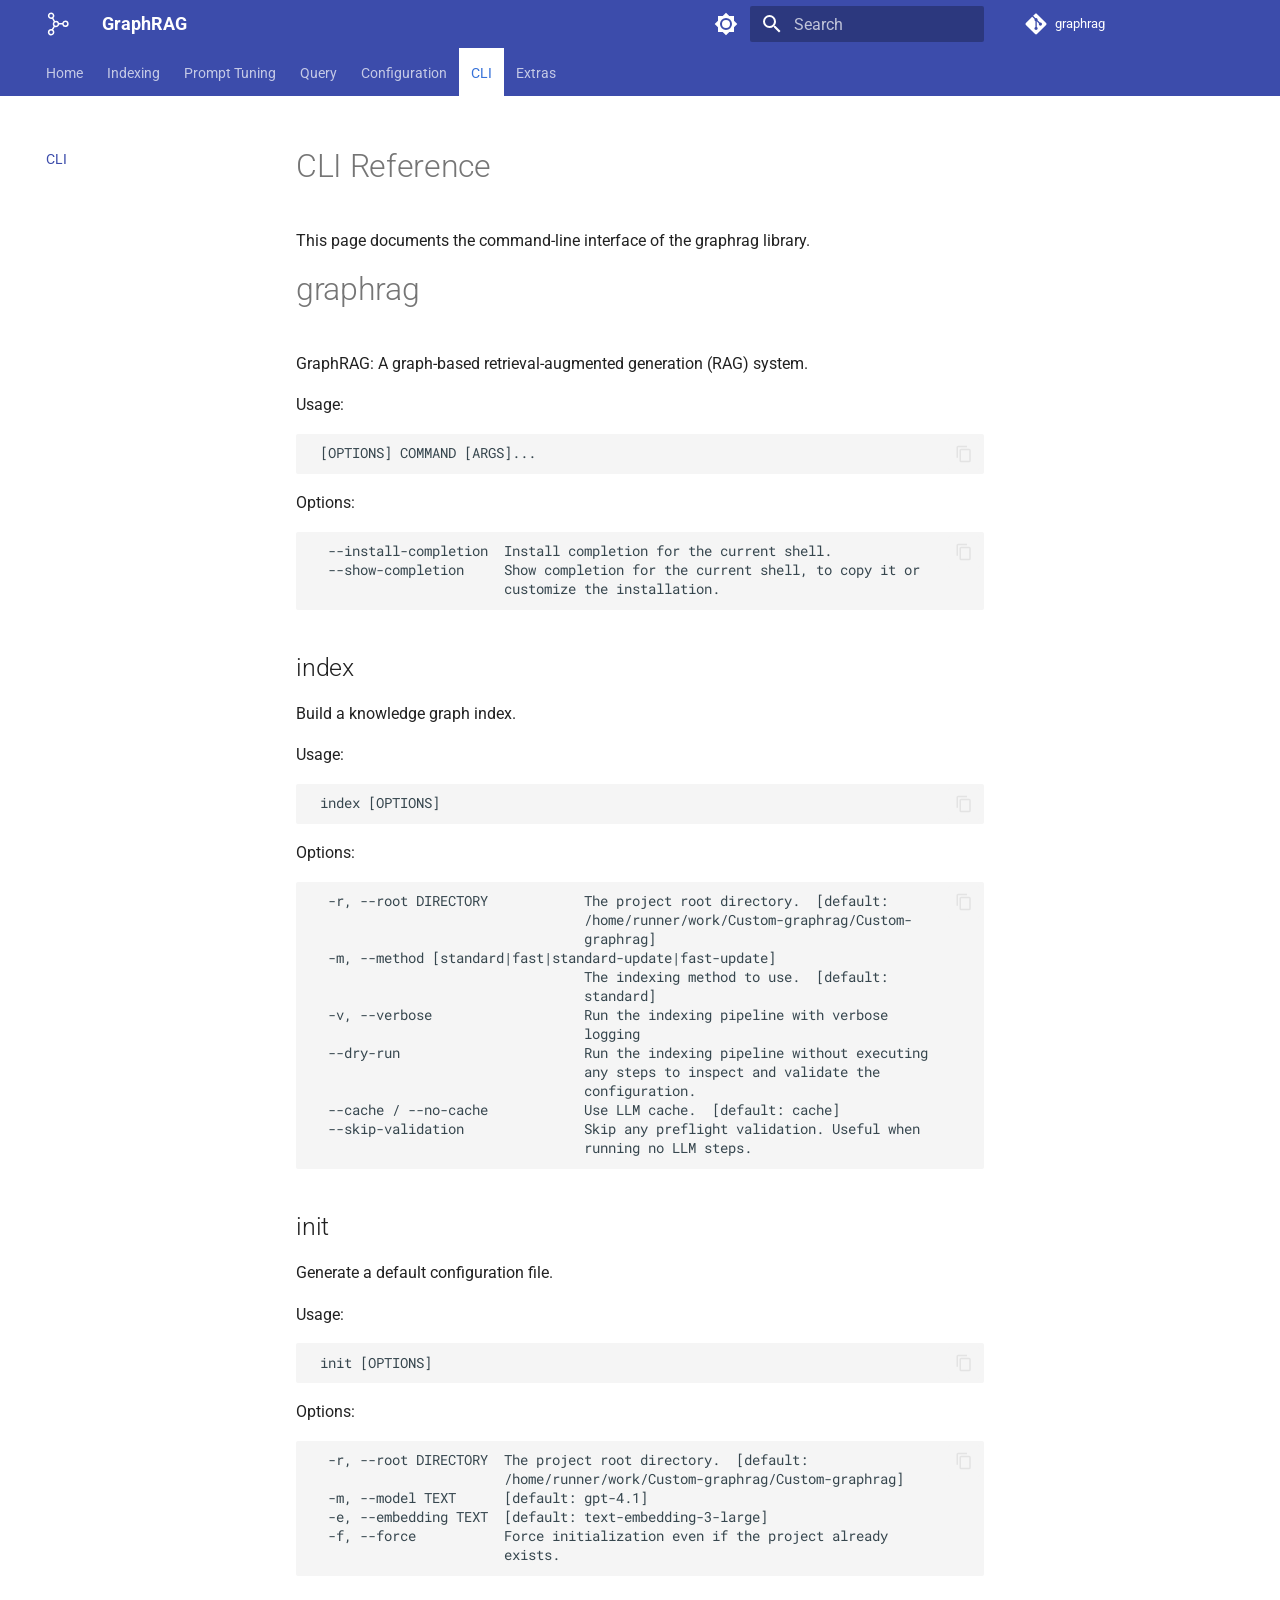
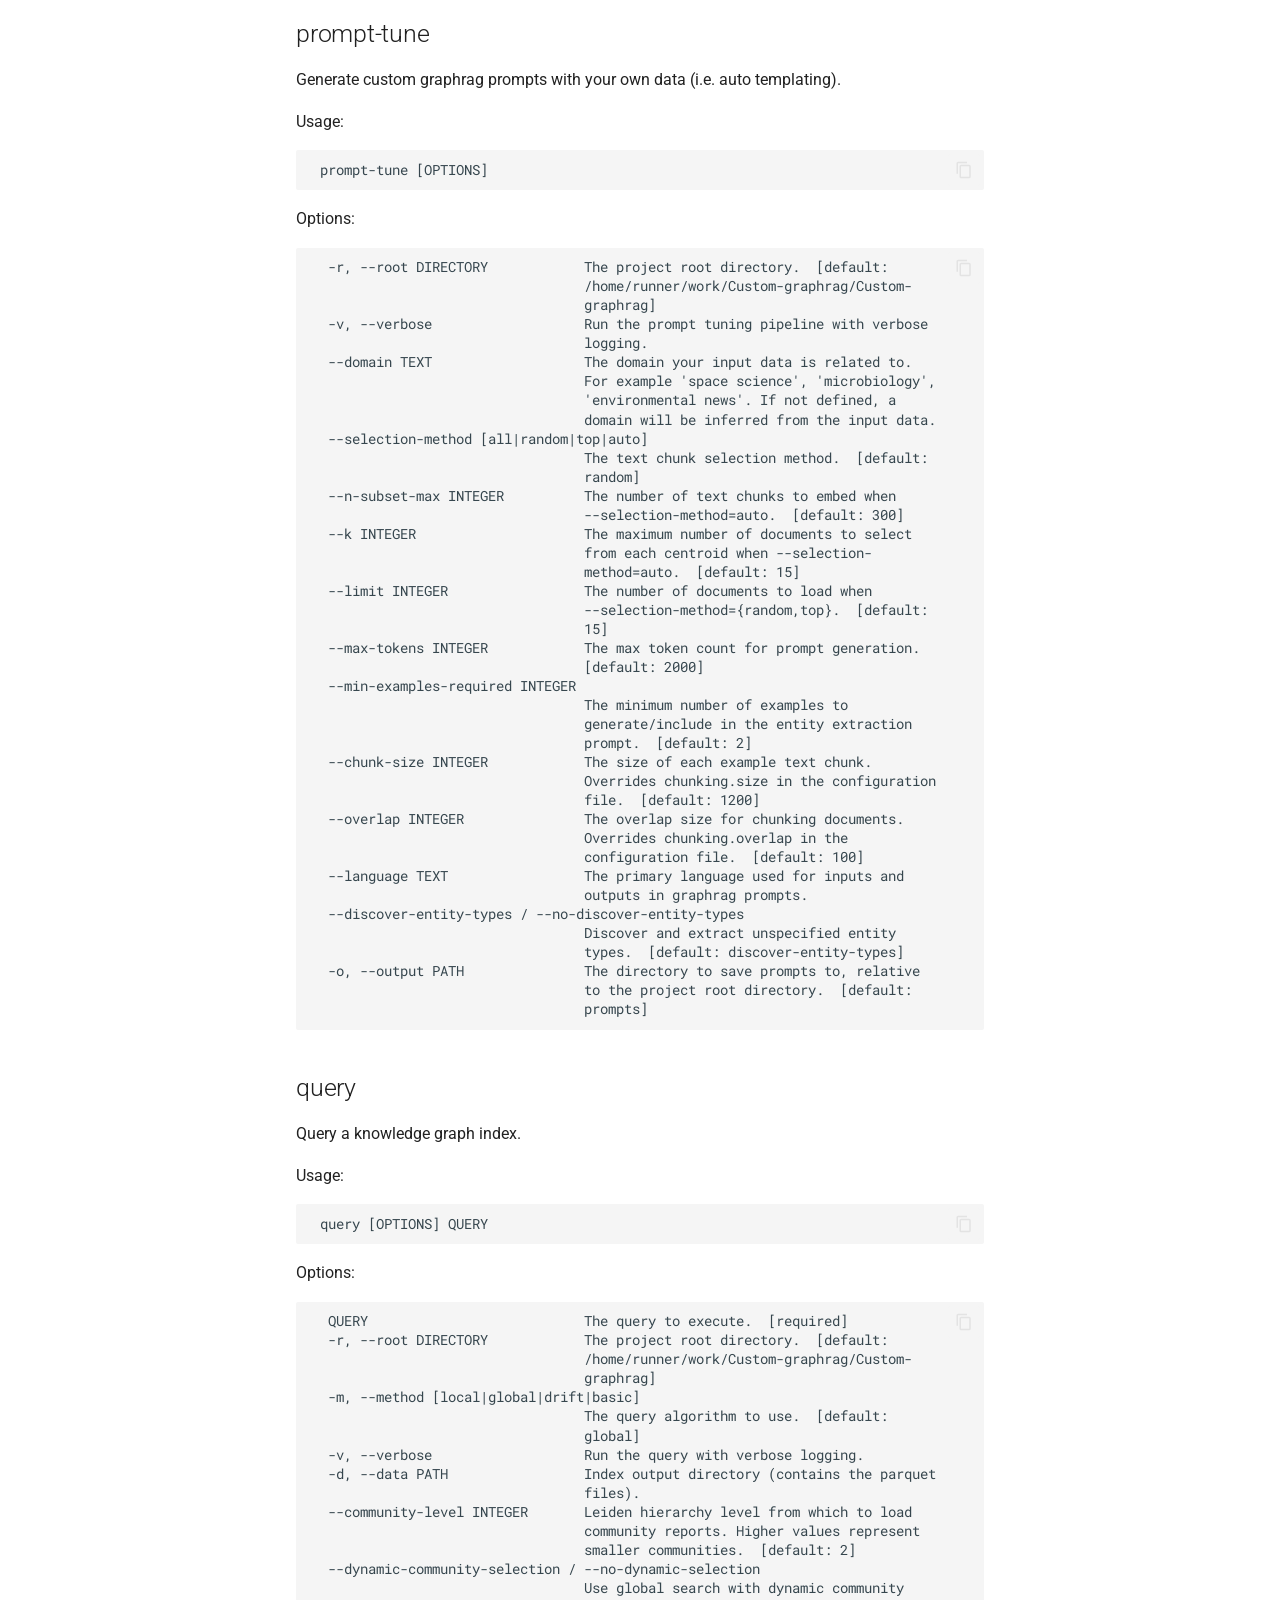
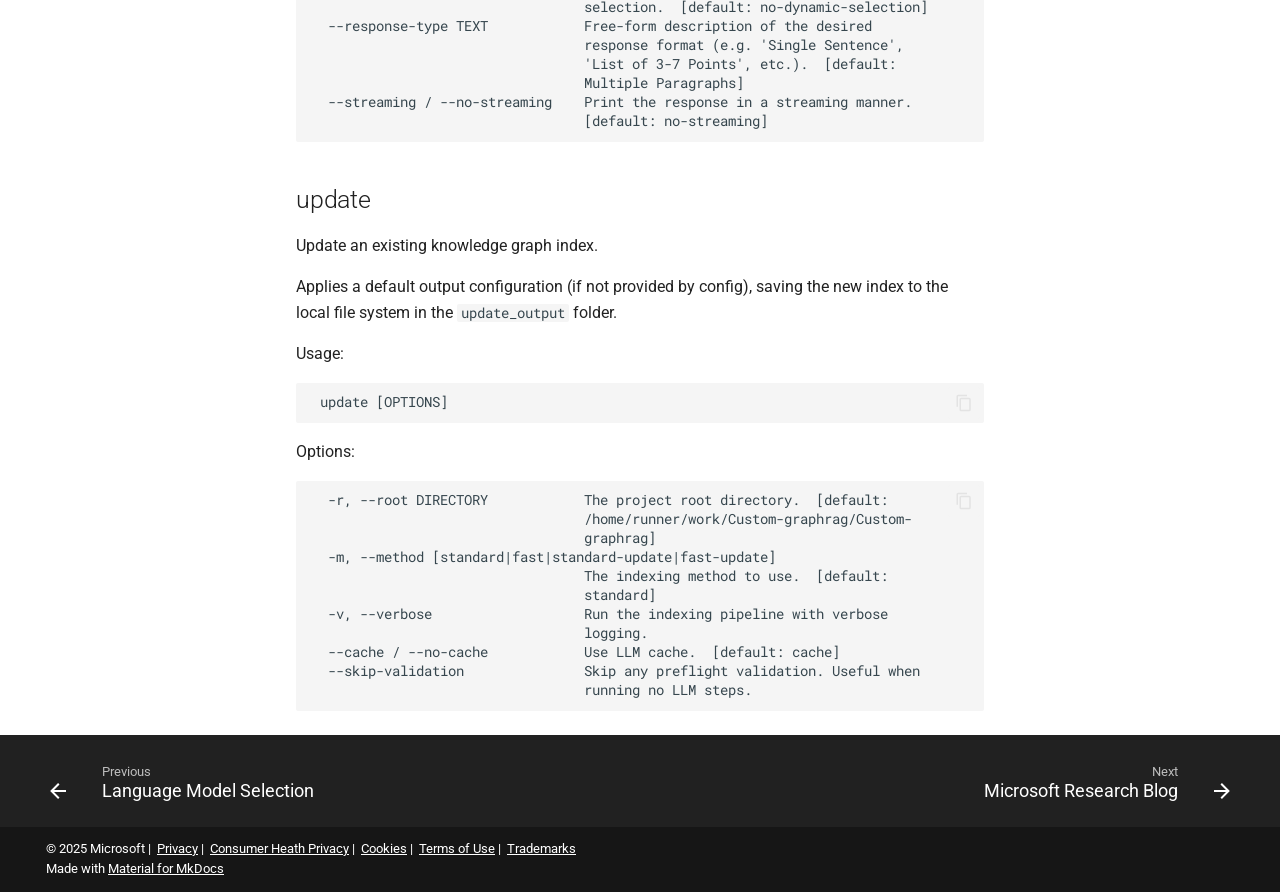
<file: cli/index.html>
<!doctype html>
<html lang="en" class="no-js">
  <head>
    
      <meta charset="utf-8">
      <meta name="viewport" content="width=device-width,initial-scale=1">
      
      
      
      
        <link rel="prev" href="../config/models/">
      
      
        <link rel="next" href="../blog_posts/">
      
      
        
      
      
      <link rel="icon" href="../assets/images/favicon.png">
      <meta name="generator" content="mkdocs-1.6.1, mkdocs-material-9.7.7">
    
    
      
        <title>CLI - GraphRAG</title>
      
    
    
      <link rel="stylesheet" href="../assets/stylesheets/main.ec1eaa64.min.css">
      
        
        <link rel="stylesheet" href="../assets/stylesheets/palette.ab4e12ef.min.css">
      
      


    
    
      
        <script src="https://wcpstatic.microsoft.com/mscc/lib/v2/wcp-consent.js"></script>
      
    
    
      
        
        
        <link rel="preconnect" href="https://fonts.gstatic.com" crossorigin>
        <link rel="stylesheet" href="https://fonts.googleapis.com/css?family=Roboto:300,300i,400,400i,700,700i%7CRoboto+Mono:400,400i,700,700i&display=fallback">
        <style>:root{--md-text-font:"Roboto";--md-code-font:"Roboto Mono"}</style>
      
    
    
      <link rel="stylesheet" href="../stylesheets/extra.css">
    
    <script>__md_scope=new URL("..",location),__md_hash=e=>[...e].reduce(((e,_)=>(e<<5)-e+_.charCodeAt(0)),0),__md_get=(e,_=localStorage,t=__md_scope)=>JSON.parse(_.getItem(t.pathname+"."+e)),__md_set=(e,_,t=localStorage,a=__md_scope)=>{try{t.setItem(a.pathname+"."+e,JSON.stringify(_))}catch(e){}}</script>
    
      

    
    
  </head>
  
  
    
    
      
    
    
    
    
    <body dir="ltr" data-md-color-scheme="default" data-md-color-primary="indigo" data-md-color-accent="indigo">
  
    
    <input class="md-toggle" data-md-toggle="drawer" type="checkbox" id="__drawer" autocomplete="off">
    <input class="md-toggle" data-md-toggle="search" type="checkbox" id="__search" autocomplete="off">
    <label class="md-overlay" for="__drawer"></label>
    <div data-md-component="skip">
      
        
        <a href="#cli-reference" class="md-skip">
          Skip to content
        </a>
      
    </div>
    <div data-md-component="announce">
      
    </div>
    
    
      

<header class="md-header" data-md-component="header">
  <nav class="md-header__inner md-grid" aria-label="Header">
    <a href=".." title="GraphRAG" class="md-header__button md-logo" aria-label="GraphRAG" data-md-component="logo">
      
  
  <svg xmlns="http://www.w3.org/2000/svg" viewBox="0 0 24 24"><path d="M19.375 8.5a3.25 3.25 0 1 1-3.163 4h-3a3.252 3.252 0 0 1-4.443 2.509L7.214 17.76a3.25 3.25 0 1 1-1.342-.674l1.672-2.957A3.24 3.24 0 0 1 6.75 12c0-.907.371-1.727.97-2.316L6.117 6.846A3.253 3.253 0 0 1 1.875 3.75a3.25 3.25 0 1 1 5.526 2.32l1.603 2.836A3.25 3.25 0 0 1 13.093 11h3.119a3.25 3.25 0 0 1 3.163-2.5M10 10.25a1.75 1.75 0 1 0-.001 3.499A1.75 1.75 0 0 0 10 10.25M5.125 2a1.75 1.75 0 1 0 0 3.5 1.75 1.75 0 0 0 0-3.5m12.5 9.75a1.75 1.75 0 1 0 3.5 0 1.75 1.75 0 0 0-3.5 0m-14.25 8.5a1.75 1.75 0 1 0 3.501-.001 1.75 1.75 0 0 0-3.501.001"/></svg>

    </a>
    <label class="md-header__button md-icon" for="__drawer">
      
      <svg xmlns="http://www.w3.org/2000/svg" viewBox="0 0 24 24"><path d="M3 6h18v2H3zm0 5h18v2H3zm0 5h18v2H3z"/></svg>
    </label>
    <div class="md-header__title" data-md-component="header-title">
      <div class="md-header__ellipsis">
        <div class="md-header__topic">
          <span class="md-ellipsis">
            GraphRAG
          </span>
        </div>
        <div class="md-header__topic" data-md-component="header-topic">
          <span class="md-ellipsis">
            
              CLI
            
          </span>
        </div>
      </div>
    </div>
    
      
        <form class="md-header__option" data-md-component="palette">
  
    
    
    
    <input class="md-option" data-md-color-media="" data-md-color-scheme="default" data-md-color-primary="indigo" data-md-color-accent="indigo"  aria-label="Switch to dark mode"  type="radio" name="__palette" id="__palette_0">
    
      <label class="md-header__button md-icon" title="Switch to dark mode" for="__palette_1" hidden>
        <svg xmlns="http://www.w3.org/2000/svg" viewBox="0 0 24 24"><path d="M12 8a4 4 0 0 0-4 4 4 4 0 0 0 4 4 4 4 0 0 0 4-4 4 4 0 0 0-4-4m0 10a6 6 0 0 1-6-6 6 6 0 0 1 6-6 6 6 0 0 1 6 6 6 6 0 0 1-6 6m8-9.31V4h-4.69L12 .69 8.69 4H4v4.69L.69 12 4 15.31V20h4.69L12 23.31 15.31 20H20v-4.69L23.31 12z"/></svg>
      </label>
    
  
    
    
    
    <input class="md-option" data-md-color-media="" data-md-color-scheme="slate" data-md-color-primary="indigo" data-md-color-accent="indigo"  aria-label="Switch to light mode"  type="radio" name="__palette" id="__palette_1">
    
      <label class="md-header__button md-icon" title="Switch to light mode" for="__palette_0" hidden>
        <svg xmlns="http://www.w3.org/2000/svg" viewBox="0 0 24 24"><path d="M12 18c-.89 0-1.74-.2-2.5-.55C11.56 16.5 13 14.42 13 12s-1.44-4.5-3.5-5.45C10.26 6.2 11.11 6 12 6a6 6 0 0 1 6 6 6 6 0 0 1-6 6m8-9.31V4h-4.69L12 .69 8.69 4H4v4.69L.69 12 4 15.31V20h4.69L12 23.31 15.31 20H20v-4.69L23.31 12z"/></svg>
      </label>
    
  
</form>
      
    
    
      <script>var palette=__md_get("__palette");if(palette&&palette.color){if("(prefers-color-scheme)"===palette.color.media){var media=matchMedia("(prefers-color-scheme: light)"),input=document.querySelector(media.matches?"[data-md-color-media='(prefers-color-scheme: light)']":"[data-md-color-media='(prefers-color-scheme: dark)']");palette.color.media=input.getAttribute("data-md-color-media"),palette.color.scheme=input.getAttribute("data-md-color-scheme"),palette.color.primary=input.getAttribute("data-md-color-primary"),palette.color.accent=input.getAttribute("data-md-color-accent")}for(var[key,value]of Object.entries(palette.color))document.body.setAttribute("data-md-color-"+key,value)}</script>
    
    
    
      
      
        <label class="md-header__button md-icon" for="__search">
          
          <svg xmlns="http://www.w3.org/2000/svg" viewBox="0 0 24 24"><path d="M9.5 3A6.5 6.5 0 0 1 16 9.5c0 1.61-.59 3.09-1.56 4.23l.27.27h.79l5 5-1.5 1.5-5-5v-.79l-.27-.27A6.52 6.52 0 0 1 9.5 16 6.5 6.5 0 0 1 3 9.5 6.5 6.5 0 0 1 9.5 3m0 2C7 5 5 7 5 9.5S7 14 9.5 14 14 12 14 9.5 12 5 9.5 5"/></svg>
        </label>
        <div class="md-search" data-md-component="search" role="dialog">
  <label class="md-search__overlay" for="__search"></label>
  <div class="md-search__inner" role="search">
    <form class="md-search__form" name="search">
      <input type="text" class="md-search__input" name="query" aria-label="Search" placeholder="Search" autocapitalize="off" autocorrect="off" autocomplete="off" spellcheck="false" data-md-component="search-query" required>
      <label class="md-search__icon md-icon" for="__search">
        
        <svg xmlns="http://www.w3.org/2000/svg" viewBox="0 0 24 24"><path d="M9.5 3A6.5 6.5 0 0 1 16 9.5c0 1.61-.59 3.09-1.56 4.23l.27.27h.79l5 5-1.5 1.5-5-5v-.79l-.27-.27A6.52 6.52 0 0 1 9.5 16 6.5 6.5 0 0 1 3 9.5 6.5 6.5 0 0 1 9.5 3m0 2C7 5 5 7 5 9.5S7 14 9.5 14 14 12 14 9.5 12 5 9.5 5"/></svg>
        
        <svg xmlns="http://www.w3.org/2000/svg" viewBox="0 0 24 24"><path d="M20 11v2H8l5.5 5.5-1.42 1.42L4.16 12l7.92-7.92L13.5 5.5 8 11z"/></svg>
      </label>
      <nav class="md-search__options" aria-label="Search">
        
        <button type="reset" class="md-search__icon md-icon" title="Clear" aria-label="Clear" tabindex="-1">
          
          <svg xmlns="http://www.w3.org/2000/svg" viewBox="0 0 24 24"><path d="M19 6.41 17.59 5 12 10.59 6.41 5 5 6.41 10.59 12 5 17.59 6.41 19 12 13.41 17.59 19 19 17.59 13.41 12z"/></svg>
        </button>
      </nav>
      
    </form>
    <div class="md-search__output">
      <div class="md-search__scrollwrap" tabindex="0" data-md-scrollfix>
        <div class="md-search-result" data-md-component="search-result">
          <div class="md-search-result__meta">
            Initializing search
          </div>
          <ol class="md-search-result__list" role="presentation"></ol>
        </div>
      </div>
    </div>
  </div>
</div>
      
    
    
      <div class="md-header__source">
        <a href="https://github.com/microsoft/graphrag" title="Go to repository" class="md-source" data-md-component="source">
  <div class="md-source__icon md-icon">
    
    <svg xmlns="http://www.w3.org/2000/svg" viewBox="0 0 448 512"><!--! Font Awesome Free 7.1.0 by @fontawesome - https://fontawesome.com License - https://fontawesome.com/license/free (Icons: CC BY 4.0, Fonts: SIL OFL 1.1, Code: MIT License) Copyright 2025 Fonticons, Inc.--><path d="M439.6 236.1 244 40.5c-5.4-5.5-12.8-8.5-20.4-8.5s-15 3-20.4 8.4L162.5 81l51.5 51.5c27.1-9.1 52.7 16.8 43.4 43.7l49.7 49.7c34.2-11.8 61.2 31 35.5 56.7-26.5 26.5-70.2-2.9-56-37.3L240.3 199v121.9c25.3 12.5 22.3 41.8 9.1 55-6.4 6.4-15.2 10.1-24.3 10.1s-17.8-3.6-24.3-10.1c-17.6-17.6-11.1-46.9 11.2-56v-123c-20.8-8.5-24.6-30.7-18.6-45L142.6 101 8.5 235.1C3 240.6 0 247.9 0 255.5s3 15 8.5 20.4l195.6 195.7c5.4 5.4 12.7 8.4 20.4 8.4s15-3 20.4-8.4l194.7-194.7c5.4-5.4 8.4-12.8 8.4-20.4s-3-15-8.4-20.4"/></svg>
  </div>
  <div class="md-source__repository">
    graphrag
  </div>
</a>
      </div>
    
  </nav>
  
</header>
    
    <div class="md-container" data-md-component="container">
      
      
        
          
            
<nav class="md-tabs" aria-label="Tabs" data-md-component="tabs">
  <div class="md-grid">
    <ul class="md-tabs__list">
      
        
  
  
  
  
    
    
      <li class="md-tabs__item">
        <a href=".." class="md-tabs__link">
          
  
  
  Home

        </a>
      </li>
    
  

      
        
  
  
  
  
    
    
      <li class="md-tabs__item">
        <a href="../index/overview/" class="md-tabs__link">
          
  
  
  Indexing

        </a>
      </li>
    
  

      
        
  
  
  
  
    
    
      <li class="md-tabs__item">
        <a href="../prompt_tuning/overview/" class="md-tabs__link">
          
  
  
  Prompt Tuning

        </a>
      </li>
    
  

      
        
  
  
  
  
    
    
      <li class="md-tabs__item">
        <a href="../query/overview/" class="md-tabs__link">
          
  
  
  Query

        </a>
      </li>
    
  

      
        
  
  
  
  
    
    
      <li class="md-tabs__item">
        <a href="../config/overview/" class="md-tabs__link">
          
  
  
  Configuration

        </a>
      </li>
    
  

      
        
  
  
  
    
  
  
    <li class="md-tabs__item md-tabs__item--active">
      <a href="./" class="md-tabs__link">
        
  
  
    
  
  CLI

      </a>
    </li>
  

      
        
  
  
  
  
    
    
      <li class="md-tabs__item">
        <a href="../blog_posts/" class="md-tabs__link">
          
  
  
  Extras

        </a>
      </li>
    
  

      
    </ul>
  </div>
</nav>
          
        
      
      <main class="md-main" data-md-component="main">
        <div class="md-main__inner md-grid">
          
            
              
              <div class="md-sidebar md-sidebar--primary" data-md-component="sidebar" data-md-type="navigation" >
                <div class="md-sidebar__scrollwrap">
                  <div class="md-sidebar__inner">
                    


  


<nav class="md-nav md-nav--primary md-nav--lifted" aria-label="Navigation" data-md-level="0">
  <label class="md-nav__title" for="__drawer">
    <a href=".." title="GraphRAG" class="md-nav__button md-logo" aria-label="GraphRAG" data-md-component="logo">
      
  
  <svg xmlns="http://www.w3.org/2000/svg" viewBox="0 0 24 24"><path d="M19.375 8.5a3.25 3.25 0 1 1-3.163 4h-3a3.252 3.252 0 0 1-4.443 2.509L7.214 17.76a3.25 3.25 0 1 1-1.342-.674l1.672-2.957A3.24 3.24 0 0 1 6.75 12c0-.907.371-1.727.97-2.316L6.117 6.846A3.253 3.253 0 0 1 1.875 3.75a3.25 3.25 0 1 1 5.526 2.32l1.603 2.836A3.25 3.25 0 0 1 13.093 11h3.119a3.25 3.25 0 0 1 3.163-2.5M10 10.25a1.75 1.75 0 1 0-.001 3.499A1.75 1.75 0 0 0 10 10.25M5.125 2a1.75 1.75 0 1 0 0 3.5 1.75 1.75 0 0 0 0-3.5m12.5 9.75a1.75 1.75 0 1 0 3.5 0 1.75 1.75 0 0 0-3.5 0m-14.25 8.5a1.75 1.75 0 1 0 3.501-.001 1.75 1.75 0 0 0-3.501.001"/></svg>

    </a>
    GraphRAG
  </label>
  
    <div class="md-nav__source">
      <a href="https://github.com/microsoft/graphrag" title="Go to repository" class="md-source" data-md-component="source">
  <div class="md-source__icon md-icon">
    
    <svg xmlns="http://www.w3.org/2000/svg" viewBox="0 0 448 512"><!--! Font Awesome Free 7.1.0 by @fontawesome - https://fontawesome.com License - https://fontawesome.com/license/free (Icons: CC BY 4.0, Fonts: SIL OFL 1.1, Code: MIT License) Copyright 2025 Fonticons, Inc.--><path d="M439.6 236.1 244 40.5c-5.4-5.5-12.8-8.5-20.4-8.5s-15 3-20.4 8.4L162.5 81l51.5 51.5c27.1-9.1 52.7 16.8 43.4 43.7l49.7 49.7c34.2-11.8 61.2 31 35.5 56.7-26.5 26.5-70.2-2.9-56-37.3L240.3 199v121.9c25.3 12.5 22.3 41.8 9.1 55-6.4 6.4-15.2 10.1-24.3 10.1s-17.8-3.6-24.3-10.1c-17.6-17.6-11.1-46.9 11.2-56v-123c-20.8-8.5-24.6-30.7-18.6-45L142.6 101 8.5 235.1C3 240.6 0 247.9 0 255.5s3 15 8.5 20.4l195.6 195.7c5.4 5.4 12.7 8.4 20.4 8.4s15-3 20.4-8.4l194.7-194.7c5.4-5.4 8.4-12.8 8.4-20.4s-3-15-8.4-20.4"/></svg>
  </div>
  <div class="md-source__repository">
    graphrag
  </div>
</a>
    </div>
  
  <ul class="md-nav__list" data-md-scrollfix>
    
      
      
  
  
  
  
    
    
    
    
      
      
    
    
    <li class="md-nav__item md-nav__item--nested">
      
        
        
        <input class="md-nav__toggle md-toggle " type="checkbox" id="__nav_1" >
        
          
          <label class="md-nav__link" for="__nav_1" id="__nav_1_label" tabindex="0">
            
  
  
  <span class="md-ellipsis">
    
  
    Home
  

    
  </span>
  
  

            <span class="md-nav__icon md-icon"></span>
          </label>
        
        <nav class="md-nav" data-md-level="1" aria-labelledby="__nav_1_label" aria-expanded="false">
          <label class="md-nav__title" for="__nav_1">
            <span class="md-nav__icon md-icon"></span>
            
  
    Home
  

          </label>
          <ul class="md-nav__list" data-md-scrollfix>
            
              
                
  
  
  
  
    <li class="md-nav__item">
      <a href=".." class="md-nav__link">
        
  
  
  <span class="md-ellipsis">
    
  
    Welcome
  

    
  </span>
  
  

      </a>
    </li>
  

              
            
              
                
  
  
  
  
    <li class="md-nav__item">
      <a href="../get_started/" class="md-nav__link">
        
  
  
  <span class="md-ellipsis">
    
  
    Getting Started
  

    
  </span>
  
  

      </a>
    </li>
  

              
            
              
                
  
  
  
  
    <li class="md-nav__item">
      <a href="../developing/" class="md-nav__link">
        
  
  
  <span class="md-ellipsis">
    
  
    Development Guide
  

    
  </span>
  
  

      </a>
    </li>
  

              
            
          </ul>
        </nav>
      
    </li>
  

    
      
      
  
  
  
  
    
    
    
    
      
      
    
    
    <li class="md-nav__item md-nav__item--nested">
      
        
        
        <input class="md-nav__toggle md-toggle " type="checkbox" id="__nav_2" >
        
          
          <label class="md-nav__link" for="__nav_2" id="__nav_2_label" tabindex="0">
            
  
  
  <span class="md-ellipsis">
    
  
    Indexing
  

    
  </span>
  
  

            <span class="md-nav__icon md-icon"></span>
          </label>
        
        <nav class="md-nav" data-md-level="1" aria-labelledby="__nav_2_label" aria-expanded="false">
          <label class="md-nav__title" for="__nav_2">
            <span class="md-nav__icon md-icon"></span>
            
  
    Indexing
  

          </label>
          <ul class="md-nav__list" data-md-scrollfix>
            
              
                
  
  
  
  
    <li class="md-nav__item">
      <a href="../index/overview/" class="md-nav__link">
        
  
  
  <span class="md-ellipsis">
    
  
    Overview
  

    
  </span>
  
  

      </a>
    </li>
  

              
            
              
                
  
  
  
  
    <li class="md-nav__item">
      <a href="../index/architecture/" class="md-nav__link">
        
  
  
  <span class="md-ellipsis">
    
  
    Architecture
  

    
  </span>
  
  

      </a>
    </li>
  

              
            
              
                
  
  
  
  
    <li class="md-nav__item">
      <a href="../index/default_dataflow/" class="md-nav__link">
        
  
  
  <span class="md-ellipsis">
    
  
    Dataflow
  

    
  </span>
  
  

      </a>
    </li>
  

              
            
              
                
  
  
  
  
    <li class="md-nav__item">
      <a href="../index/methods/" class="md-nav__link">
        
  
  
  <span class="md-ellipsis">
    
  
    Methods
  

    
  </span>
  
  

      </a>
    </li>
  

              
            
              
                
  
  
  
  
    <li class="md-nav__item">
      <a href="../index/inputs/" class="md-nav__link">
        
  
  
  <span class="md-ellipsis">
    
  
    Inputs
  

    
  </span>
  
  

      </a>
    </li>
  

              
            
              
                
  
  
  
  
    <li class="md-nav__item">
      <a href="../index/outputs/" class="md-nav__link">
        
  
  
  <span class="md-ellipsis">
    
  
    Outputs
  

    
  </span>
  
  

      </a>
    </li>
  

              
            
              
                
  
  
  
  
    <li class="md-nav__item">
      <a href="../index/byog/" class="md-nav__link">
        
  
  
  <span class="md-ellipsis">
    
  
    Custom Graphs
  

    
  </span>
  
  

      </a>
    </li>
  

              
            
          </ul>
        </nav>
      
    </li>
  

    
      
      
  
  
  
  
    
    
    
    
      
      
    
    
    <li class="md-nav__item md-nav__item--nested">
      
        
        
        <input class="md-nav__toggle md-toggle " type="checkbox" id="__nav_3" >
        
          
          <label class="md-nav__link" for="__nav_3" id="__nav_3_label" tabindex="0">
            
  
  
  <span class="md-ellipsis">
    
  
    Prompt Tuning
  

    
  </span>
  
  

            <span class="md-nav__icon md-icon"></span>
          </label>
        
        <nav class="md-nav" data-md-level="1" aria-labelledby="__nav_3_label" aria-expanded="false">
          <label class="md-nav__title" for="__nav_3">
            <span class="md-nav__icon md-icon"></span>
            
  
    Prompt Tuning
  

          </label>
          <ul class="md-nav__list" data-md-scrollfix>
            
              
                
  
  
  
  
    <li class="md-nav__item">
      <a href="../prompt_tuning/overview/" class="md-nav__link">
        
  
  
  <span class="md-ellipsis">
    
  
    Overview
  

    
  </span>
  
  

      </a>
    </li>
  

              
            
              
                
  
  
  
  
    <li class="md-nav__item">
      <a href="../prompt_tuning/auto_prompt_tuning/" class="md-nav__link">
        
  
  
  <span class="md-ellipsis">
    
  
    Auto Tuning
  

    
  </span>
  
  

      </a>
    </li>
  

              
            
              
                
  
  
  
  
    <li class="md-nav__item">
      <a href="../prompt_tuning/manual_prompt_tuning/" class="md-nav__link">
        
  
  
  <span class="md-ellipsis">
    
  
    Manual Tuning
  

    
  </span>
  
  

      </a>
    </li>
  

              
            
          </ul>
        </nav>
      
    </li>
  

    
      
      
  
  
  
  
    
    
    
    
      
      
    
    
    <li class="md-nav__item md-nav__item--nested">
      
        
        
        <input class="md-nav__toggle md-toggle " type="checkbox" id="__nav_4" >
        
          
          <label class="md-nav__link" for="__nav_4" id="__nav_4_label" tabindex="0">
            
  
  
  <span class="md-ellipsis">
    
  
    Query
  

    
  </span>
  
  

            <span class="md-nav__icon md-icon"></span>
          </label>
        
        <nav class="md-nav" data-md-level="1" aria-labelledby="__nav_4_label" aria-expanded="false">
          <label class="md-nav__title" for="__nav_4">
            <span class="md-nav__icon md-icon"></span>
            
  
    Query
  

          </label>
          <ul class="md-nav__list" data-md-scrollfix>
            
              
                
  
  
  
  
    <li class="md-nav__item">
      <a href="../query/overview/" class="md-nav__link">
        
  
  
  <span class="md-ellipsis">
    
  
    Overview
  

    
  </span>
  
  

      </a>
    </li>
  

              
            
              
                
  
  
  
  
    <li class="md-nav__item">
      <a href="../query/global_search/" class="md-nav__link">
        
  
  
  <span class="md-ellipsis">
    
  
    Global Search
  

    
  </span>
  
  

      </a>
    </li>
  

              
            
              
                
  
  
  
  
    <li class="md-nav__item">
      <a href="../query/local_search/" class="md-nav__link">
        
  
  
  <span class="md-ellipsis">
    
  
    Local Search
  

    
  </span>
  
  

      </a>
    </li>
  

              
            
              
                
  
  
  
  
    <li class="md-nav__item">
      <a href="../query/drift_search/" class="md-nav__link">
        
  
  
  <span class="md-ellipsis">
    
  
    DRIFT Search
  

    
  </span>
  
  

      </a>
    </li>
  

              
            
              
                
  
  
  
  
    <li class="md-nav__item">
      <a href="../query/question_generation/" class="md-nav__link">
        
  
  
  <span class="md-ellipsis">
    
  
    Question Generation
  

    
  </span>
  
  

      </a>
    </li>
  

              
            
              
                
  
  
  
  
    
    
    
    
      
      
    
    
    <li class="md-nav__item md-nav__item--nested">
      
        
        
        <input class="md-nav__toggle md-toggle " type="checkbox" id="__nav_4_6" >
        
          
          <label class="md-nav__link" for="__nav_4_6" id="__nav_4_6_label" tabindex="0">
            
  
  
  <span class="md-ellipsis">
    
  
    Notebooks
  

    
  </span>
  
  

            <span class="md-nav__icon md-icon"></span>
          </label>
        
        <nav class="md-nav" data-md-level="2" aria-labelledby="__nav_4_6_label" aria-expanded="false">
          <label class="md-nav__title" for="__nav_4_6">
            <span class="md-nav__icon md-icon"></span>
            
  
    Notebooks
  

          </label>
          <ul class="md-nav__list" data-md-scrollfix>
            
              
                
  
  
  
  
    <li class="md-nav__item">
      <a href="../query/notebooks/overview/" class="md-nav__link">
        
  
  
  <span class="md-ellipsis">
    
  
    Overview
  

    
  </span>
  
  

      </a>
    </li>
  

              
            
              
                
  
  
  
  
    <li class="md-nav__item">
      <a href="../examples_notebooks/global_search/" class="md-nav__link">
        
  
  
  <span class="md-ellipsis">
    
  
    Global Search
  

    
  </span>
  
  

      </a>
    </li>
  

              
            
              
                
  
  
  
  
    <li class="md-nav__item">
      <a href="../examples_notebooks/local_search/" class="md-nav__link">
        
  
  
  <span class="md-ellipsis">
    
  
    Local Search
  

    
  </span>
  
  

      </a>
    </li>
  

              
            
              
                
  
  
  
  
    <li class="md-nav__item">
      <a href="../examples_notebooks/drift_search/" class="md-nav__link">
        
  
  
  <span class="md-ellipsis">
    
  
    DRIFT Search
  

    
  </span>
  
  

      </a>
    </li>
  

              
            
          </ul>
        </nav>
      
    </li>
  

              
            
          </ul>
        </nav>
      
    </li>
  

    
      
      
  
  
  
  
    
    
    
    
      
      
    
    
    <li class="md-nav__item md-nav__item--nested">
      
        
        
        <input class="md-nav__toggle md-toggle " type="checkbox" id="__nav_5" >
        
          
          <label class="md-nav__link" for="__nav_5" id="__nav_5_label" tabindex="0">
            
  
  
  <span class="md-ellipsis">
    
  
    Configuration
  

    
  </span>
  
  

            <span class="md-nav__icon md-icon"></span>
          </label>
        
        <nav class="md-nav" data-md-level="1" aria-labelledby="__nav_5_label" aria-expanded="false">
          <label class="md-nav__title" for="__nav_5">
            <span class="md-nav__icon md-icon"></span>
            
  
    Configuration
  

          </label>
          <ul class="md-nav__list" data-md-scrollfix>
            
              
                
  
  
  
  
    <li class="md-nav__item">
      <a href="../config/overview/" class="md-nav__link">
        
  
  
  <span class="md-ellipsis">
    
  
    Overview
  

    
  </span>
  
  

      </a>
    </li>
  

              
            
              
                
  
  
  
  
    <li class="md-nav__item">
      <a href="../config/init/" class="md-nav__link">
        
  
  
  <span class="md-ellipsis">
    
  
    Init Command
  

    
  </span>
  
  

      </a>
    </li>
  

              
            
              
                
  
  
  
  
    <li class="md-nav__item">
      <a href="../config/yaml/" class="md-nav__link">
        
  
  
  <span class="md-ellipsis">
    
  
    Detailed Configuration
  

    
  </span>
  
  

      </a>
    </li>
  

              
            
              
                
  
  
  
  
    <li class="md-nav__item">
      <a href="../config/models/" class="md-nav__link">
        
  
  
  <span class="md-ellipsis">
    
  
    Language Model Selection
  

    
  </span>
  
  

      </a>
    </li>
  

              
            
          </ul>
        </nav>
      
    </li>
  

    
      
      
  
  
    
  
  
  
    <li class="md-nav__item md-nav__item--active">
      
      <input class="md-nav__toggle md-toggle" type="checkbox" id="__toc">
      
      
        
      
      
      <a href="./" class="md-nav__link md-nav__link--active">
        
  
  
  <span class="md-ellipsis">
    
  
    CLI
  

    
  </span>
  
  

      </a>
      
    </li>
  

    
      
      
  
  
  
  
    
    
    
    
      
      
    
    
    <li class="md-nav__item md-nav__item--nested">
      
        
        
        <input class="md-nav__toggle md-toggle " type="checkbox" id="__nav_7" >
        
          
          <label class="md-nav__link" for="__nav_7" id="__nav_7_label" tabindex="0">
            
  
  
  <span class="md-ellipsis">
    
  
    Extras
  

    
  </span>
  
  

            <span class="md-nav__icon md-icon"></span>
          </label>
        
        <nav class="md-nav" data-md-level="1" aria-labelledby="__nav_7_label" aria-expanded="false">
          <label class="md-nav__title" for="__nav_7">
            <span class="md-nav__icon md-icon"></span>
            
  
    Extras
  

          </label>
          <ul class="md-nav__list" data-md-scrollfix>
            
              
                
  
  
  
  
    <li class="md-nav__item">
      <a href="../blog_posts/" class="md-nav__link">
        
  
  
  <span class="md-ellipsis">
    
  
    Microsoft Research Blog
  

    
  </span>
  
  

      </a>
    </li>
  

              
            
              
                
  
  
  
  
    <li class="md-nav__item">
      <a href="../visualization_guide/" class="md-nav__link">
        
  
  
  <span class="md-ellipsis">
    
  
    Visualization Guide
  

    
  </span>
  
  

      </a>
    </li>
  

              
            
              
                
  
  
  
  
    
    
    
    
      
      
    
    
    <li class="md-nav__item md-nav__item--nested">
      
        
        
        <input class="md-nav__toggle md-toggle " type="checkbox" id="__nav_7_3" >
        
          
          <label class="md-nav__link" for="__nav_7_3" id="__nav_7_3_label" tabindex="0">
            
  
  
  <span class="md-ellipsis">
    
  
    Operation Dulce
  

    
  </span>
  
  

            <span class="md-nav__icon md-icon"></span>
          </label>
        
        <nav class="md-nav" data-md-level="2" aria-labelledby="__nav_7_3_label" aria-expanded="false">
          <label class="md-nav__title" for="__nav_7_3">
            <span class="md-nav__icon md-icon"></span>
            
  
    Operation Dulce
  

          </label>
          <ul class="md-nav__list" data-md-scrollfix>
            
              
                
  
  
  
  
    <li class="md-nav__item">
      <a href="../data/operation_dulce/ABOUT/" class="md-nav__link">
        
  
  
  <span class="md-ellipsis">
    
  
    About
  

    
  </span>
  
  

      </a>
    </li>
  

              
            
              
                
  
  
  
  
    <li class="md-nav__item">
      <a href="../data/operation_dulce/Operation%20Dulce%20v2%201%201/" class="md-nav__link">
        
  
  
  <span class="md-ellipsis">
    
  
    Document
  

    
  </span>
  
  

      </a>
    </li>
  

              
            
          </ul>
        </nav>
      
    </li>
  

              
            
          </ul>
        </nav>
      
    </li>
  

    
  </ul>
</nav>
                  </div>
                </div>
              </div>
            
            
              
              <div class="md-sidebar md-sidebar--secondary" data-md-component="sidebar" data-md-type="toc" >
                <div class="md-sidebar__scrollwrap">
                  <div class="md-sidebar__inner">
                    

<nav class="md-nav md-nav--secondary" aria-label="Table of contents">
  
  
  
    
  
  
</nav>
                  </div>
                </div>
              </div>
            
          
          
            <div class="md-content" data-md-component="content">
              
              <article class="md-content__inner md-typeset">
                
                  


  
  


<h1 id="cli-reference">CLI Reference</h1>
<p>This page documents the command-line interface of the graphrag library.</p>
<h1 id="graphrag">graphrag</h1>
<p>GraphRAG: A graph-based retrieval-augmented generation (RAG) system.</p>
<p>Usage:</p>
<div class="highlight"><pre><span></span><code><a id="__codelineno-0-1" name="__codelineno-0-1" href="#__codelineno-0-1"></a> [OPTIONS] COMMAND [ARGS]...
</code></pre></div>
<p>Options:</p>
<div class="highlight"><pre><span></span><code><a id="__codelineno-1-1" name="__codelineno-1-1" href="#__codelineno-1-1"></a>  --install-completion  Install completion for the current shell.
<a id="__codelineno-1-2" name="__codelineno-1-2" href="#__codelineno-1-2"></a>  --show-completion     Show completion for the current shell, to copy it or
<a id="__codelineno-1-3" name="__codelineno-1-3" href="#__codelineno-1-3"></a>                        customize the installation.
</code></pre></div>
<h2 id="index">index</h2>
<p>Build a knowledge graph index.</p>
<p>Usage:</p>
<div class="highlight"><pre><span></span><code><a id="__codelineno-2-1" name="__codelineno-2-1" href="#__codelineno-2-1"></a> index [OPTIONS]
</code></pre></div>
<p>Options:</p>
<div class="highlight"><pre><span></span><code><a id="__codelineno-3-1" name="__codelineno-3-1" href="#__codelineno-3-1"></a>  -r, --root DIRECTORY            The project root directory.  [default:
<a id="__codelineno-3-2" name="__codelineno-3-2" href="#__codelineno-3-2"></a>                                  /home/runner/work/Custom-graphrag/Custom-
<a id="__codelineno-3-3" name="__codelineno-3-3" href="#__codelineno-3-3"></a>                                  graphrag]
<a id="__codelineno-3-4" name="__codelineno-3-4" href="#__codelineno-3-4"></a>  -m, --method [standard|fast|standard-update|fast-update]
<a id="__codelineno-3-5" name="__codelineno-3-5" href="#__codelineno-3-5"></a>                                  The indexing method to use.  [default:
<a id="__codelineno-3-6" name="__codelineno-3-6" href="#__codelineno-3-6"></a>                                  standard]
<a id="__codelineno-3-7" name="__codelineno-3-7" href="#__codelineno-3-7"></a>  -v, --verbose                   Run the indexing pipeline with verbose
<a id="__codelineno-3-8" name="__codelineno-3-8" href="#__codelineno-3-8"></a>                                  logging
<a id="__codelineno-3-9" name="__codelineno-3-9" href="#__codelineno-3-9"></a>  --dry-run                       Run the indexing pipeline without executing
<a id="__codelineno-3-10" name="__codelineno-3-10" href="#__codelineno-3-10"></a>                                  any steps to inspect and validate the
<a id="__codelineno-3-11" name="__codelineno-3-11" href="#__codelineno-3-11"></a>                                  configuration.
<a id="__codelineno-3-12" name="__codelineno-3-12" href="#__codelineno-3-12"></a>  --cache / --no-cache            Use LLM cache.  [default: cache]
<a id="__codelineno-3-13" name="__codelineno-3-13" href="#__codelineno-3-13"></a>  --skip-validation               Skip any preflight validation. Useful when
<a id="__codelineno-3-14" name="__codelineno-3-14" href="#__codelineno-3-14"></a>                                  running no LLM steps.
</code></pre></div>
<h2 id="init">init</h2>
<p>Generate a default configuration file.</p>
<p>Usage:</p>
<div class="highlight"><pre><span></span><code><a id="__codelineno-4-1" name="__codelineno-4-1" href="#__codelineno-4-1"></a> init [OPTIONS]
</code></pre></div>
<p>Options:</p>
<div class="highlight"><pre><span></span><code><a id="__codelineno-5-1" name="__codelineno-5-1" href="#__codelineno-5-1"></a>  -r, --root DIRECTORY  The project root directory.  [default:
<a id="__codelineno-5-2" name="__codelineno-5-2" href="#__codelineno-5-2"></a>                        /home/runner/work/Custom-graphrag/Custom-graphrag]
<a id="__codelineno-5-3" name="__codelineno-5-3" href="#__codelineno-5-3"></a>  -m, --model TEXT      [default: gpt-4.1]
<a id="__codelineno-5-4" name="__codelineno-5-4" href="#__codelineno-5-4"></a>  -e, --embedding TEXT  [default: text-embedding-3-large]
<a id="__codelineno-5-5" name="__codelineno-5-5" href="#__codelineno-5-5"></a>  -f, --force           Force initialization even if the project already
<a id="__codelineno-5-6" name="__codelineno-5-6" href="#__codelineno-5-6"></a>                        exists.
</code></pre></div>
<h2 id="prompt-tune">prompt-tune</h2>
<p>Generate custom graphrag prompts with your own data (i.e. auto templating).</p>
<p>Usage:</p>
<div class="highlight"><pre><span></span><code><a id="__codelineno-6-1" name="__codelineno-6-1" href="#__codelineno-6-1"></a> prompt-tune [OPTIONS]
</code></pre></div>
<p>Options:</p>
<div class="highlight"><pre><span></span><code><a id="__codelineno-7-1" name="__codelineno-7-1" href="#__codelineno-7-1"></a>  -r, --root DIRECTORY            The project root directory.  [default:
<a id="__codelineno-7-2" name="__codelineno-7-2" href="#__codelineno-7-2"></a>                                  /home/runner/work/Custom-graphrag/Custom-
<a id="__codelineno-7-3" name="__codelineno-7-3" href="#__codelineno-7-3"></a>                                  graphrag]
<a id="__codelineno-7-4" name="__codelineno-7-4" href="#__codelineno-7-4"></a>  -v, --verbose                   Run the prompt tuning pipeline with verbose
<a id="__codelineno-7-5" name="__codelineno-7-5" href="#__codelineno-7-5"></a>                                  logging.
<a id="__codelineno-7-6" name="__codelineno-7-6" href="#__codelineno-7-6"></a>  --domain TEXT                   The domain your input data is related to.
<a id="__codelineno-7-7" name="__codelineno-7-7" href="#__codelineno-7-7"></a>                                  For example &#39;space science&#39;, &#39;microbiology&#39;,
<a id="__codelineno-7-8" name="__codelineno-7-8" href="#__codelineno-7-8"></a>                                  &#39;environmental news&#39;. If not defined, a
<a id="__codelineno-7-9" name="__codelineno-7-9" href="#__codelineno-7-9"></a>                                  domain will be inferred from the input data.
<a id="__codelineno-7-10" name="__codelineno-7-10" href="#__codelineno-7-10"></a>  --selection-method [all|random|top|auto]
<a id="__codelineno-7-11" name="__codelineno-7-11" href="#__codelineno-7-11"></a>                                  The text chunk selection method.  [default:
<a id="__codelineno-7-12" name="__codelineno-7-12" href="#__codelineno-7-12"></a>                                  random]
<a id="__codelineno-7-13" name="__codelineno-7-13" href="#__codelineno-7-13"></a>  --n-subset-max INTEGER          The number of text chunks to embed when
<a id="__codelineno-7-14" name="__codelineno-7-14" href="#__codelineno-7-14"></a>                                  --selection-method=auto.  [default: 300]
<a id="__codelineno-7-15" name="__codelineno-7-15" href="#__codelineno-7-15"></a>  --k INTEGER                     The maximum number of documents to select
<a id="__codelineno-7-16" name="__codelineno-7-16" href="#__codelineno-7-16"></a>                                  from each centroid when --selection-
<a id="__codelineno-7-17" name="__codelineno-7-17" href="#__codelineno-7-17"></a>                                  method=auto.  [default: 15]
<a id="__codelineno-7-18" name="__codelineno-7-18" href="#__codelineno-7-18"></a>  --limit INTEGER                 The number of documents to load when
<a id="__codelineno-7-19" name="__codelineno-7-19" href="#__codelineno-7-19"></a>                                  --selection-method={random,top}.  [default:
<a id="__codelineno-7-20" name="__codelineno-7-20" href="#__codelineno-7-20"></a>                                  15]
<a id="__codelineno-7-21" name="__codelineno-7-21" href="#__codelineno-7-21"></a>  --max-tokens INTEGER            The max token count for prompt generation.
<a id="__codelineno-7-22" name="__codelineno-7-22" href="#__codelineno-7-22"></a>                                  [default: 2000]
<a id="__codelineno-7-23" name="__codelineno-7-23" href="#__codelineno-7-23"></a>  --min-examples-required INTEGER
<a id="__codelineno-7-24" name="__codelineno-7-24" href="#__codelineno-7-24"></a>                                  The minimum number of examples to
<a id="__codelineno-7-25" name="__codelineno-7-25" href="#__codelineno-7-25"></a>                                  generate/include in the entity extraction
<a id="__codelineno-7-26" name="__codelineno-7-26" href="#__codelineno-7-26"></a>                                  prompt.  [default: 2]
<a id="__codelineno-7-27" name="__codelineno-7-27" href="#__codelineno-7-27"></a>  --chunk-size INTEGER            The size of each example text chunk.
<a id="__codelineno-7-28" name="__codelineno-7-28" href="#__codelineno-7-28"></a>                                  Overrides chunking.size in the configuration
<a id="__codelineno-7-29" name="__codelineno-7-29" href="#__codelineno-7-29"></a>                                  file.  [default: 1200]
<a id="__codelineno-7-30" name="__codelineno-7-30" href="#__codelineno-7-30"></a>  --overlap INTEGER               The overlap size for chunking documents.
<a id="__codelineno-7-31" name="__codelineno-7-31" href="#__codelineno-7-31"></a>                                  Overrides chunking.overlap in the
<a id="__codelineno-7-32" name="__codelineno-7-32" href="#__codelineno-7-32"></a>                                  configuration file.  [default: 100]
<a id="__codelineno-7-33" name="__codelineno-7-33" href="#__codelineno-7-33"></a>  --language TEXT                 The primary language used for inputs and
<a id="__codelineno-7-34" name="__codelineno-7-34" href="#__codelineno-7-34"></a>                                  outputs in graphrag prompts.
<a id="__codelineno-7-35" name="__codelineno-7-35" href="#__codelineno-7-35"></a>  --discover-entity-types / --no-discover-entity-types
<a id="__codelineno-7-36" name="__codelineno-7-36" href="#__codelineno-7-36"></a>                                  Discover and extract unspecified entity
<a id="__codelineno-7-37" name="__codelineno-7-37" href="#__codelineno-7-37"></a>                                  types.  [default: discover-entity-types]
<a id="__codelineno-7-38" name="__codelineno-7-38" href="#__codelineno-7-38"></a>  -o, --output PATH               The directory to save prompts to, relative
<a id="__codelineno-7-39" name="__codelineno-7-39" href="#__codelineno-7-39"></a>                                  to the project root directory.  [default:
<a id="__codelineno-7-40" name="__codelineno-7-40" href="#__codelineno-7-40"></a>                                  prompts]
</code></pre></div>
<h2 id="query">query</h2>
<p>Query a knowledge graph index.</p>
<p>Usage:</p>
<div class="highlight"><pre><span></span><code><a id="__codelineno-8-1" name="__codelineno-8-1" href="#__codelineno-8-1"></a> query [OPTIONS] QUERY
</code></pre></div>
<p>Options:</p>
<div class="highlight"><pre><span></span><code><a id="__codelineno-9-1" name="__codelineno-9-1" href="#__codelineno-9-1"></a>  QUERY                           The query to execute.  [required]
<a id="__codelineno-9-2" name="__codelineno-9-2" href="#__codelineno-9-2"></a>  -r, --root DIRECTORY            The project root directory.  [default:
<a id="__codelineno-9-3" name="__codelineno-9-3" href="#__codelineno-9-3"></a>                                  /home/runner/work/Custom-graphrag/Custom-
<a id="__codelineno-9-4" name="__codelineno-9-4" href="#__codelineno-9-4"></a>                                  graphrag]
<a id="__codelineno-9-5" name="__codelineno-9-5" href="#__codelineno-9-5"></a>  -m, --method [local|global|drift|basic]
<a id="__codelineno-9-6" name="__codelineno-9-6" href="#__codelineno-9-6"></a>                                  The query algorithm to use.  [default:
<a id="__codelineno-9-7" name="__codelineno-9-7" href="#__codelineno-9-7"></a>                                  global]
<a id="__codelineno-9-8" name="__codelineno-9-8" href="#__codelineno-9-8"></a>  -v, --verbose                   Run the query with verbose logging.
<a id="__codelineno-9-9" name="__codelineno-9-9" href="#__codelineno-9-9"></a>  -d, --data PATH                 Index output directory (contains the parquet
<a id="__codelineno-9-10" name="__codelineno-9-10" href="#__codelineno-9-10"></a>                                  files).
<a id="__codelineno-9-11" name="__codelineno-9-11" href="#__codelineno-9-11"></a>  --community-level INTEGER       Leiden hierarchy level from which to load
<a id="__codelineno-9-12" name="__codelineno-9-12" href="#__codelineno-9-12"></a>                                  community reports. Higher values represent
<a id="__codelineno-9-13" name="__codelineno-9-13" href="#__codelineno-9-13"></a>                                  smaller communities.  [default: 2]
<a id="__codelineno-9-14" name="__codelineno-9-14" href="#__codelineno-9-14"></a>  --dynamic-community-selection / --no-dynamic-selection
<a id="__codelineno-9-15" name="__codelineno-9-15" href="#__codelineno-9-15"></a>                                  Use global search with dynamic community
<a id="__codelineno-9-16" name="__codelineno-9-16" href="#__codelineno-9-16"></a>                                  selection.  [default: no-dynamic-selection]
<a id="__codelineno-9-17" name="__codelineno-9-17" href="#__codelineno-9-17"></a>  --response-type TEXT            Free-form description of the desired
<a id="__codelineno-9-18" name="__codelineno-9-18" href="#__codelineno-9-18"></a>                                  response format (e.g. &#39;Single Sentence&#39;,
<a id="__codelineno-9-19" name="__codelineno-9-19" href="#__codelineno-9-19"></a>                                  &#39;List of 3-7 Points&#39;, etc.).  [default:
<a id="__codelineno-9-20" name="__codelineno-9-20" href="#__codelineno-9-20"></a>                                  Multiple Paragraphs]
<a id="__codelineno-9-21" name="__codelineno-9-21" href="#__codelineno-9-21"></a>  --streaming / --no-streaming    Print the response in a streaming manner.
<a id="__codelineno-9-22" name="__codelineno-9-22" href="#__codelineno-9-22"></a>                                  [default: no-streaming]
</code></pre></div>
<h2 id="update">update</h2>
<p>Update an existing knowledge graph index.</p>
<p>Applies a default output configuration (if not provided by config), saving the new index to the local file system in the <code>update_output</code> folder.</p>
<p>Usage:</p>
<div class="highlight"><pre><span></span><code><a id="__codelineno-10-1" name="__codelineno-10-1" href="#__codelineno-10-1"></a> update [OPTIONS]
</code></pre></div>
<p>Options:</p>
<div class="highlight"><pre><span></span><code><a id="__codelineno-11-1" name="__codelineno-11-1" href="#__codelineno-11-1"></a>  -r, --root DIRECTORY            The project root directory.  [default:
<a id="__codelineno-11-2" name="__codelineno-11-2" href="#__codelineno-11-2"></a>                                  /home/runner/work/Custom-graphrag/Custom-
<a id="__codelineno-11-3" name="__codelineno-11-3" href="#__codelineno-11-3"></a>                                  graphrag]
<a id="__codelineno-11-4" name="__codelineno-11-4" href="#__codelineno-11-4"></a>  -m, --method [standard|fast|standard-update|fast-update]
<a id="__codelineno-11-5" name="__codelineno-11-5" href="#__codelineno-11-5"></a>                                  The indexing method to use.  [default:
<a id="__codelineno-11-6" name="__codelineno-11-6" href="#__codelineno-11-6"></a>                                  standard]
<a id="__codelineno-11-7" name="__codelineno-11-7" href="#__codelineno-11-7"></a>  -v, --verbose                   Run the indexing pipeline with verbose
<a id="__codelineno-11-8" name="__codelineno-11-8" href="#__codelineno-11-8"></a>                                  logging.
<a id="__codelineno-11-9" name="__codelineno-11-9" href="#__codelineno-11-9"></a>  --cache / --no-cache            Use LLM cache.  [default: cache]
<a id="__codelineno-11-10" name="__codelineno-11-10" href="#__codelineno-11-10"></a>  --skip-validation               Skip any preflight validation. Useful when
<a id="__codelineno-11-11" name="__codelineno-11-11" href="#__codelineno-11-11"></a>                                  running no LLM steps.
</code></pre></div>












                
              </article>
            </div>
          
          
<script>var target=document.getElementById(location.hash.slice(1));target&&target.name&&(target.checked=target.name.startsWith("__tabbed_"))</script>
        </div>
        
      </main>
      
        <footer class="md-footer">
  
    
      
      <nav class="md-footer__inner md-grid" aria-label="Footer" >
        
          
          <a href="../config/models/" class="md-footer__link md-footer__link--prev" aria-label="Previous: Language Model Selection">
            <div class="md-footer__button md-icon">
              
              <svg xmlns="http://www.w3.org/2000/svg" viewBox="0 0 24 24"><path d="M20 11v2H8l5.5 5.5-1.42 1.42L4.16 12l7.92-7.92L13.5 5.5 8 11z"/></svg>
            </div>
            <div class="md-footer__title">
              <span class="md-footer__direction">
                Previous
              </span>
              <div class="md-ellipsis">
                Language Model Selection
              </div>
            </div>
          </a>
        
        
          
          <a href="../blog_posts/" class="md-footer__link md-footer__link--next" aria-label="Next: Microsoft Research Blog">
            <div class="md-footer__title">
              <span class="md-footer__direction">
                Next
              </span>
              <div class="md-ellipsis">
                Microsoft Research Blog
              </div>
            </div>
            <div class="md-footer__button md-icon">
              
              <svg xmlns="http://www.w3.org/2000/svg" viewBox="0 0 24 24"><path d="M4 11v2h12l-5.5 5.5 1.42 1.42L19.84 12l-7.92-7.92L10.5 5.5 16 11z"/></svg>
            </div>
          </a>
        
      </nav>
    
  
  <div class="md-footer-meta md-typeset">
    <div class="md-footer-meta__inner md-grid">
      <div class="md-copyright">
  
    <div class="md-copyright__highlight">
      &copy; 2025 Microsoft&nbsp;|&nbsp; <a href="https://go.microsoft.com/fwlink/?LinkId=521839">Privacy</a>&nbsp;|&nbsp; <a href="https://go.microsoft.com/fwlink/?LinkId=2259814">Consumer Heath Privacy</a>&nbsp;|&nbsp; <a onclick="window.manageConsent();">Cookies</a>&nbsp;|&nbsp; <a href="https://go.microsoft.com/fwlink/?LinkID=206977">Terms of Use</a>&nbsp;|&nbsp; <a href="https://www.microsoft.com/trademarks">Trademarks</a>

    </div>
  
  
    Made with
    <a href="https://squidfunk.github.io/mkdocs-material/" target="_blank" rel="noopener">
      Material for MkDocs
    </a>
  
</div>
      
    </div>
  </div>
</footer>
      
    </div>
    <div class="md-dialog" data-md-component="dialog">
      <div class="md-dialog__inner md-typeset"></div>
    </div>
    
    
    
      
      
      <script id="__config" type="application/json">{"annotate": null, "base": "..", "features": ["content.code.copy", "content.code.select", "navigation.footer", "navigation.tabs"], "search": "../assets/javascripts/workers/search.2c215733.min.js", "tags": null, "translations": {"clipboard.copied": "Copied to clipboard", "clipboard.copy": "Copy to clipboard", "search.result.more.one": "1 more on this page", "search.result.more.other": "# more on this page", "search.result.none": "No matching documents", "search.result.one": "1 matching document", "search.result.other": "# matching documents", "search.result.placeholder": "Type to start searching", "search.result.term.missing": "Missing", "select.version": "Select version"}, "version": null}</script>
    
    
      <script src="../assets/javascripts/bundle.d7400e89.min.js"></script>
      
        <script src="../scripts/create_cookie_banner.js"></script>
      
    
  </body>
</html>
</file>
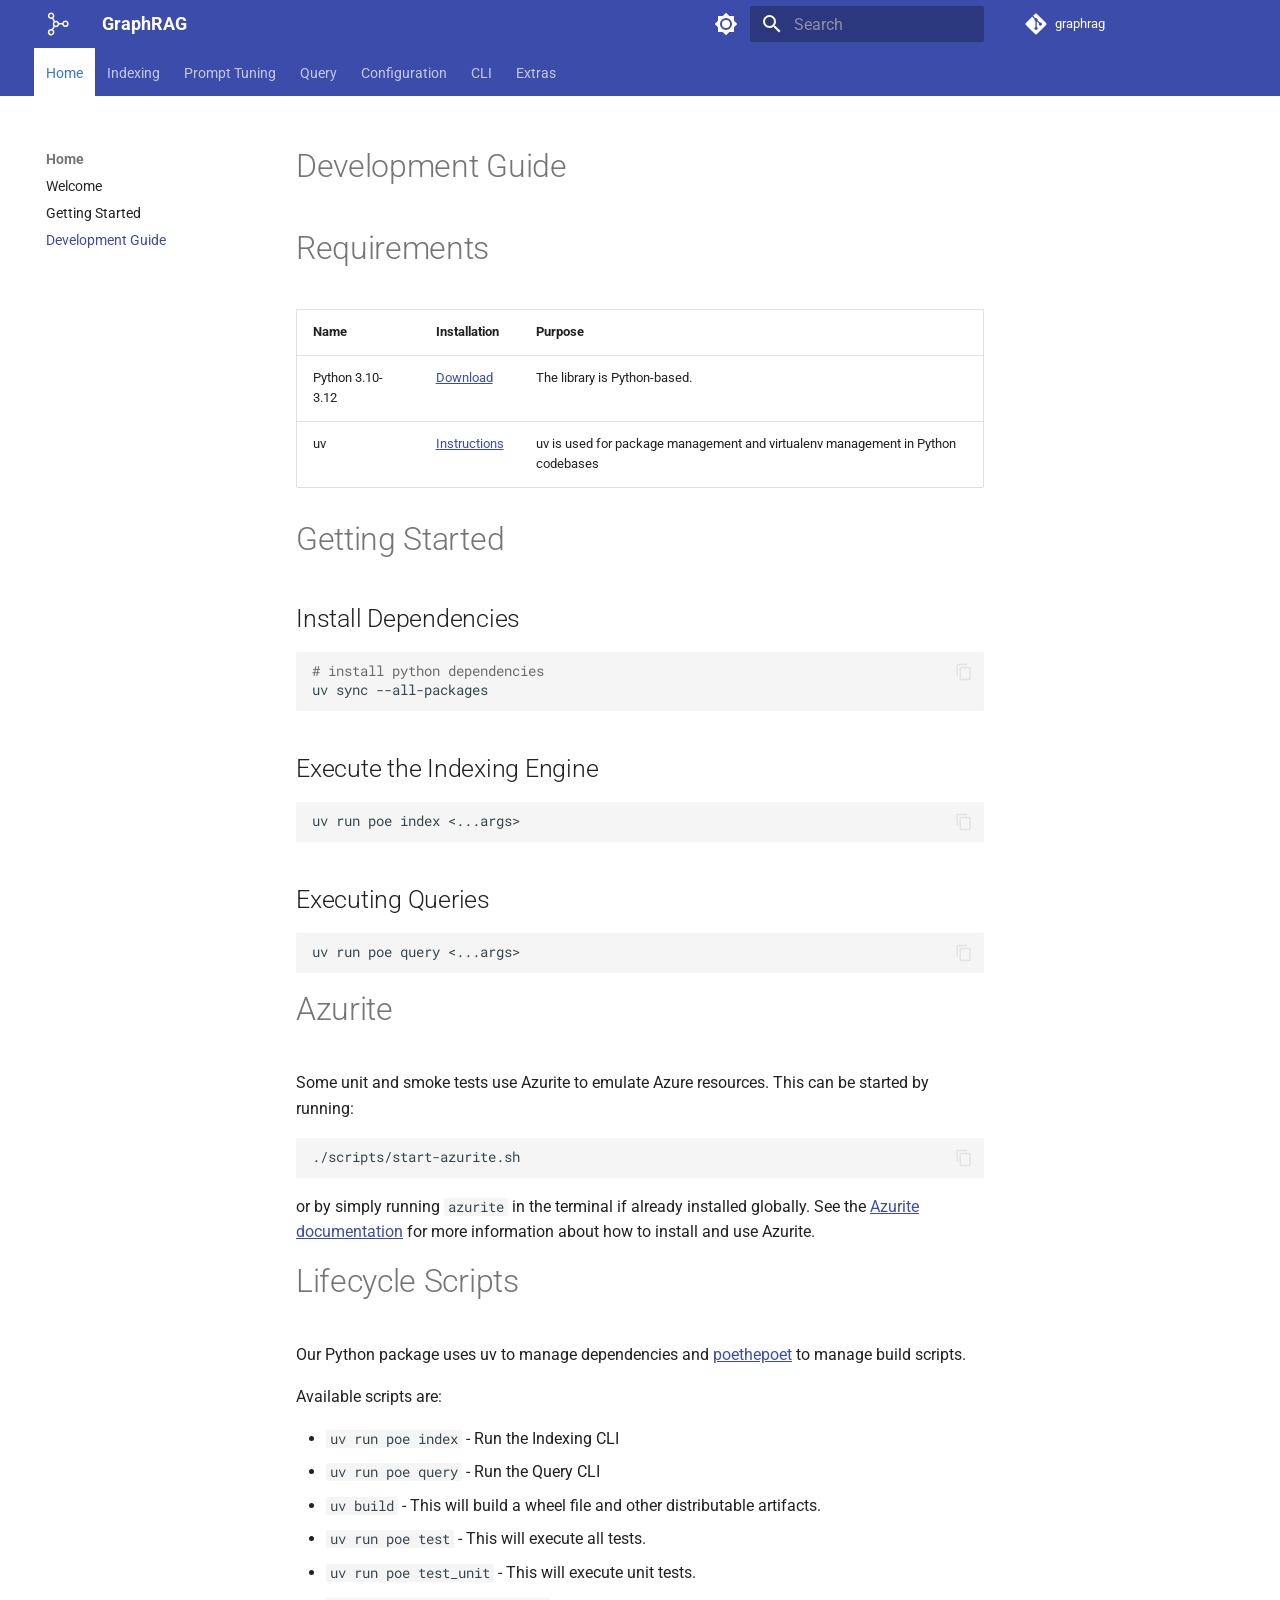
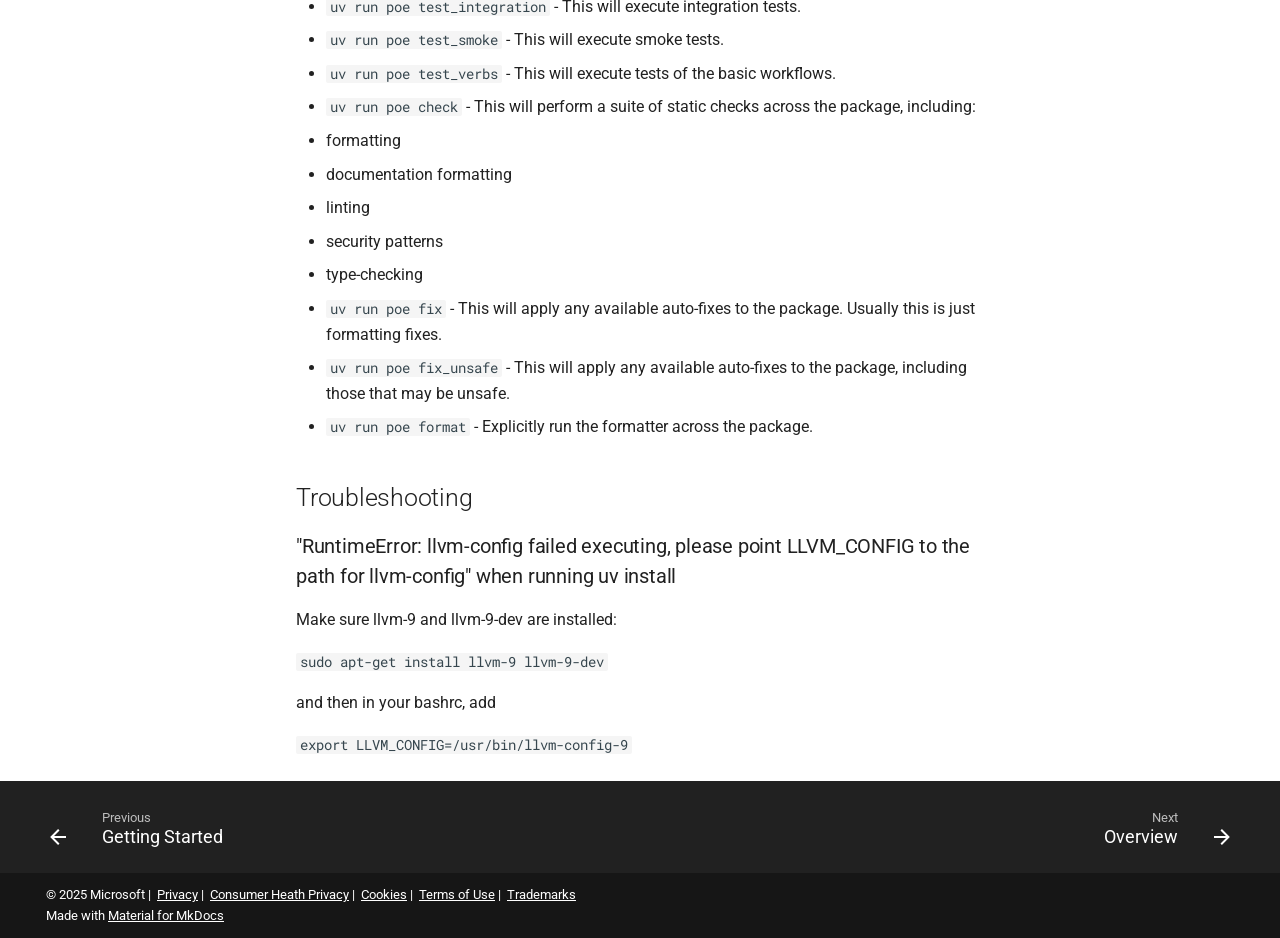
<file: developing/index.html>
<!doctype html>
<html lang="en" class="no-js">
  <head>
    
      <meta charset="utf-8">
      <meta name="viewport" content="width=device-width,initial-scale=1">
      
      
      
      
        <link rel="prev" href="../get_started/">
      
      
        <link rel="next" href="../index/overview/">
      
      
        
      
      
      <link rel="icon" href="../assets/images/favicon.png">
      <meta name="generator" content="mkdocs-1.6.1, mkdocs-material-9.7.7">
    
    
      
        <title>Development Guide - GraphRAG</title>
      
    
    
      <link rel="stylesheet" href="../assets/stylesheets/main.ec1eaa64.min.css">
      
        
        <link rel="stylesheet" href="../assets/stylesheets/palette.ab4e12ef.min.css">
      
      


    
    
      
        <script src="https://wcpstatic.microsoft.com/mscc/lib/v2/wcp-consent.js"></script>
      
    
    
      
        
        
        <link rel="preconnect" href="https://fonts.gstatic.com" crossorigin>
        <link rel="stylesheet" href="https://fonts.googleapis.com/css?family=Roboto:300,300i,400,400i,700,700i%7CRoboto+Mono:400,400i,700,700i&display=fallback">
        <style>:root{--md-text-font:"Roboto";--md-code-font:"Roboto Mono"}</style>
      
    
    
      <link rel="stylesheet" href="../stylesheets/extra.css">
    
    <script>__md_scope=new URL("..",location),__md_hash=e=>[...e].reduce(((e,_)=>(e<<5)-e+_.charCodeAt(0)),0),__md_get=(e,_=localStorage,t=__md_scope)=>JSON.parse(_.getItem(t.pathname+"."+e)),__md_set=(e,_,t=localStorage,a=__md_scope)=>{try{t.setItem(a.pathname+"."+e,JSON.stringify(_))}catch(e){}}</script>
    
      

    
    
  </head>
  
  
    
    
      
    
    
    
    
    <body dir="ltr" data-md-color-scheme="default" data-md-color-primary="indigo" data-md-color-accent="indigo">
  
    
    <input class="md-toggle" data-md-toggle="drawer" type="checkbox" id="__drawer" autocomplete="off">
    <input class="md-toggle" data-md-toggle="search" type="checkbox" id="__search" autocomplete="off">
    <label class="md-overlay" for="__drawer"></label>
    <div data-md-component="skip">
      
        
        <a href="#development-guide" class="md-skip">
          Skip to content
        </a>
      
    </div>
    <div data-md-component="announce">
      
    </div>
    
    
      

<header class="md-header" data-md-component="header">
  <nav class="md-header__inner md-grid" aria-label="Header">
    <a href=".." title="GraphRAG" class="md-header__button md-logo" aria-label="GraphRAG" data-md-component="logo">
      
  
  <svg xmlns="http://www.w3.org/2000/svg" viewBox="0 0 24 24"><path d="M19.375 8.5a3.25 3.25 0 1 1-3.163 4h-3a3.252 3.252 0 0 1-4.443 2.509L7.214 17.76a3.25 3.25 0 1 1-1.342-.674l1.672-2.957A3.24 3.24 0 0 1 6.75 12c0-.907.371-1.727.97-2.316L6.117 6.846A3.253 3.253 0 0 1 1.875 3.75a3.25 3.25 0 1 1 5.526 2.32l1.603 2.836A3.25 3.25 0 0 1 13.093 11h3.119a3.25 3.25 0 0 1 3.163-2.5M10 10.25a1.75 1.75 0 1 0-.001 3.499A1.75 1.75 0 0 0 10 10.25M5.125 2a1.75 1.75 0 1 0 0 3.5 1.75 1.75 0 0 0 0-3.5m12.5 9.75a1.75 1.75 0 1 0 3.5 0 1.75 1.75 0 0 0-3.5 0m-14.25 8.5a1.75 1.75 0 1 0 3.501-.001 1.75 1.75 0 0 0-3.501.001"/></svg>

    </a>
    <label class="md-header__button md-icon" for="__drawer">
      
      <svg xmlns="http://www.w3.org/2000/svg" viewBox="0 0 24 24"><path d="M3 6h18v2H3zm0 5h18v2H3zm0 5h18v2H3z"/></svg>
    </label>
    <div class="md-header__title" data-md-component="header-title">
      <div class="md-header__ellipsis">
        <div class="md-header__topic">
          <span class="md-ellipsis">
            GraphRAG
          </span>
        </div>
        <div class="md-header__topic" data-md-component="header-topic">
          <span class="md-ellipsis">
            
              Development Guide
            
          </span>
        </div>
      </div>
    </div>
    
      
        <form class="md-header__option" data-md-component="palette">
  
    
    
    
    <input class="md-option" data-md-color-media="" data-md-color-scheme="default" data-md-color-primary="indigo" data-md-color-accent="indigo"  aria-label="Switch to dark mode"  type="radio" name="__palette" id="__palette_0">
    
      <label class="md-header__button md-icon" title="Switch to dark mode" for="__palette_1" hidden>
        <svg xmlns="http://www.w3.org/2000/svg" viewBox="0 0 24 24"><path d="M12 8a4 4 0 0 0-4 4 4 4 0 0 0 4 4 4 4 0 0 0 4-4 4 4 0 0 0-4-4m0 10a6 6 0 0 1-6-6 6 6 0 0 1 6-6 6 6 0 0 1 6 6 6 6 0 0 1-6 6m8-9.31V4h-4.69L12 .69 8.69 4H4v4.69L.69 12 4 15.31V20h4.69L12 23.31 15.31 20H20v-4.69L23.31 12z"/></svg>
      </label>
    
  
    
    
    
    <input class="md-option" data-md-color-media="" data-md-color-scheme="slate" data-md-color-primary="indigo" data-md-color-accent="indigo"  aria-label="Switch to light mode"  type="radio" name="__palette" id="__palette_1">
    
      <label class="md-header__button md-icon" title="Switch to light mode" for="__palette_0" hidden>
        <svg xmlns="http://www.w3.org/2000/svg" viewBox="0 0 24 24"><path d="M12 18c-.89 0-1.74-.2-2.5-.55C11.56 16.5 13 14.42 13 12s-1.44-4.5-3.5-5.45C10.26 6.2 11.11 6 12 6a6 6 0 0 1 6 6 6 6 0 0 1-6 6m8-9.31V4h-4.69L12 .69 8.69 4H4v4.69L.69 12 4 15.31V20h4.69L12 23.31 15.31 20H20v-4.69L23.31 12z"/></svg>
      </label>
    
  
</form>
      
    
    
      <script>var palette=__md_get("__palette");if(palette&&palette.color){if("(prefers-color-scheme)"===palette.color.media){var media=matchMedia("(prefers-color-scheme: light)"),input=document.querySelector(media.matches?"[data-md-color-media='(prefers-color-scheme: light)']":"[data-md-color-media='(prefers-color-scheme: dark)']");palette.color.media=input.getAttribute("data-md-color-media"),palette.color.scheme=input.getAttribute("data-md-color-scheme"),palette.color.primary=input.getAttribute("data-md-color-primary"),palette.color.accent=input.getAttribute("data-md-color-accent")}for(var[key,value]of Object.entries(palette.color))document.body.setAttribute("data-md-color-"+key,value)}</script>
    
    
    
      
      
        <label class="md-header__button md-icon" for="__search">
          
          <svg xmlns="http://www.w3.org/2000/svg" viewBox="0 0 24 24"><path d="M9.5 3A6.5 6.5 0 0 1 16 9.5c0 1.61-.59 3.09-1.56 4.23l.27.27h.79l5 5-1.5 1.5-5-5v-.79l-.27-.27A6.52 6.52 0 0 1 9.5 16 6.5 6.5 0 0 1 3 9.5 6.5 6.5 0 0 1 9.5 3m0 2C7 5 5 7 5 9.5S7 14 9.5 14 14 12 14 9.5 12 5 9.5 5"/></svg>
        </label>
        <div class="md-search" data-md-component="search" role="dialog">
  <label class="md-search__overlay" for="__search"></label>
  <div class="md-search__inner" role="search">
    <form class="md-search__form" name="search">
      <input type="text" class="md-search__input" name="query" aria-label="Search" placeholder="Search" autocapitalize="off" autocorrect="off" autocomplete="off" spellcheck="false" data-md-component="search-query" required>
      <label class="md-search__icon md-icon" for="__search">
        
        <svg xmlns="http://www.w3.org/2000/svg" viewBox="0 0 24 24"><path d="M9.5 3A6.5 6.5 0 0 1 16 9.5c0 1.61-.59 3.09-1.56 4.23l.27.27h.79l5 5-1.5 1.5-5-5v-.79l-.27-.27A6.52 6.52 0 0 1 9.5 16 6.5 6.5 0 0 1 3 9.5 6.5 6.5 0 0 1 9.5 3m0 2C7 5 5 7 5 9.5S7 14 9.5 14 14 12 14 9.5 12 5 9.5 5"/></svg>
        
        <svg xmlns="http://www.w3.org/2000/svg" viewBox="0 0 24 24"><path d="M20 11v2H8l5.5 5.5-1.42 1.42L4.16 12l7.92-7.92L13.5 5.5 8 11z"/></svg>
      </label>
      <nav class="md-search__options" aria-label="Search">
        
        <button type="reset" class="md-search__icon md-icon" title="Clear" aria-label="Clear" tabindex="-1">
          
          <svg xmlns="http://www.w3.org/2000/svg" viewBox="0 0 24 24"><path d="M19 6.41 17.59 5 12 10.59 6.41 5 5 6.41 10.59 12 5 17.59 6.41 19 12 13.41 17.59 19 19 17.59 13.41 12z"/></svg>
        </button>
      </nav>
      
    </form>
    <div class="md-search__output">
      <div class="md-search__scrollwrap" tabindex="0" data-md-scrollfix>
        <div class="md-search-result" data-md-component="search-result">
          <div class="md-search-result__meta">
            Initializing search
          </div>
          <ol class="md-search-result__list" role="presentation"></ol>
        </div>
      </div>
    </div>
  </div>
</div>
      
    
    
      <div class="md-header__source">
        <a href="https://github.com/microsoft/graphrag" title="Go to repository" class="md-source" data-md-component="source">
  <div class="md-source__icon md-icon">
    
    <svg xmlns="http://www.w3.org/2000/svg" viewBox="0 0 448 512"><!--! Font Awesome Free 7.1.0 by @fontawesome - https://fontawesome.com License - https://fontawesome.com/license/free (Icons: CC BY 4.0, Fonts: SIL OFL 1.1, Code: MIT License) Copyright 2025 Fonticons, Inc.--><path d="M439.6 236.1 244 40.5c-5.4-5.5-12.8-8.5-20.4-8.5s-15 3-20.4 8.4L162.5 81l51.5 51.5c27.1-9.1 52.7 16.8 43.4 43.7l49.7 49.7c34.2-11.8 61.2 31 35.5 56.7-26.5 26.5-70.2-2.9-56-37.3L240.3 199v121.9c25.3 12.5 22.3 41.8 9.1 55-6.4 6.4-15.2 10.1-24.3 10.1s-17.8-3.6-24.3-10.1c-17.6-17.6-11.1-46.9 11.2-56v-123c-20.8-8.5-24.6-30.7-18.6-45L142.6 101 8.5 235.1C3 240.6 0 247.9 0 255.5s3 15 8.5 20.4l195.6 195.7c5.4 5.4 12.7 8.4 20.4 8.4s15-3 20.4-8.4l194.7-194.7c5.4-5.4 8.4-12.8 8.4-20.4s-3-15-8.4-20.4"/></svg>
  </div>
  <div class="md-source__repository">
    graphrag
  </div>
</a>
      </div>
    
  </nav>
  
</header>
    
    <div class="md-container" data-md-component="container">
      
      
        
          
            
<nav class="md-tabs" aria-label="Tabs" data-md-component="tabs">
  <div class="md-grid">
    <ul class="md-tabs__list">
      
        
  
  
  
    
  
  
    
    
      <li class="md-tabs__item md-tabs__item--active">
        <a href=".." class="md-tabs__link">
          
  
  
  Home

        </a>
      </li>
    
  

      
        
  
  
  
  
    
    
      <li class="md-tabs__item">
        <a href="../index/overview/" class="md-tabs__link">
          
  
  
  Indexing

        </a>
      </li>
    
  

      
        
  
  
  
  
    
    
      <li class="md-tabs__item">
        <a href="../prompt_tuning/overview/" class="md-tabs__link">
          
  
  
  Prompt Tuning

        </a>
      </li>
    
  

      
        
  
  
  
  
    
    
      <li class="md-tabs__item">
        <a href="../query/overview/" class="md-tabs__link">
          
  
  
  Query

        </a>
      </li>
    
  

      
        
  
  
  
  
    
    
      <li class="md-tabs__item">
        <a href="../config/overview/" class="md-tabs__link">
          
  
  
  Configuration

        </a>
      </li>
    
  

      
        
  
  
  
  
    <li class="md-tabs__item">
      <a href="../cli/" class="md-tabs__link">
        
  
  
    
  
  CLI

      </a>
    </li>
  

      
        
  
  
  
  
    
    
      <li class="md-tabs__item">
        <a href="../blog_posts/" class="md-tabs__link">
          
  
  
  Extras

        </a>
      </li>
    
  

      
    </ul>
  </div>
</nav>
          
        
      
      <main class="md-main" data-md-component="main">
        <div class="md-main__inner md-grid">
          
            
              
              <div class="md-sidebar md-sidebar--primary" data-md-component="sidebar" data-md-type="navigation" >
                <div class="md-sidebar__scrollwrap">
                  <div class="md-sidebar__inner">
                    


  


<nav class="md-nav md-nav--primary md-nav--lifted" aria-label="Navigation" data-md-level="0">
  <label class="md-nav__title" for="__drawer">
    <a href=".." title="GraphRAG" class="md-nav__button md-logo" aria-label="GraphRAG" data-md-component="logo">
      
  
  <svg xmlns="http://www.w3.org/2000/svg" viewBox="0 0 24 24"><path d="M19.375 8.5a3.25 3.25 0 1 1-3.163 4h-3a3.252 3.252 0 0 1-4.443 2.509L7.214 17.76a3.25 3.25 0 1 1-1.342-.674l1.672-2.957A3.24 3.24 0 0 1 6.75 12c0-.907.371-1.727.97-2.316L6.117 6.846A3.253 3.253 0 0 1 1.875 3.75a3.25 3.25 0 1 1 5.526 2.32l1.603 2.836A3.25 3.25 0 0 1 13.093 11h3.119a3.25 3.25 0 0 1 3.163-2.5M10 10.25a1.75 1.75 0 1 0-.001 3.499A1.75 1.75 0 0 0 10 10.25M5.125 2a1.75 1.75 0 1 0 0 3.5 1.75 1.75 0 0 0 0-3.5m12.5 9.75a1.75 1.75 0 1 0 3.5 0 1.75 1.75 0 0 0-3.5 0m-14.25 8.5a1.75 1.75 0 1 0 3.501-.001 1.75 1.75 0 0 0-3.501.001"/></svg>

    </a>
    GraphRAG
  </label>
  
    <div class="md-nav__source">
      <a href="https://github.com/microsoft/graphrag" title="Go to repository" class="md-source" data-md-component="source">
  <div class="md-source__icon md-icon">
    
    <svg xmlns="http://www.w3.org/2000/svg" viewBox="0 0 448 512"><!--! Font Awesome Free 7.1.0 by @fontawesome - https://fontawesome.com License - https://fontawesome.com/license/free (Icons: CC BY 4.0, Fonts: SIL OFL 1.1, Code: MIT License) Copyright 2025 Fonticons, Inc.--><path d="M439.6 236.1 244 40.5c-5.4-5.5-12.8-8.5-20.4-8.5s-15 3-20.4 8.4L162.5 81l51.5 51.5c27.1-9.1 52.7 16.8 43.4 43.7l49.7 49.7c34.2-11.8 61.2 31 35.5 56.7-26.5 26.5-70.2-2.9-56-37.3L240.3 199v121.9c25.3 12.5 22.3 41.8 9.1 55-6.4 6.4-15.2 10.1-24.3 10.1s-17.8-3.6-24.3-10.1c-17.6-17.6-11.1-46.9 11.2-56v-123c-20.8-8.5-24.6-30.7-18.6-45L142.6 101 8.5 235.1C3 240.6 0 247.9 0 255.5s3 15 8.5 20.4l195.6 195.7c5.4 5.4 12.7 8.4 20.4 8.4s15-3 20.4-8.4l194.7-194.7c5.4-5.4 8.4-12.8 8.4-20.4s-3-15-8.4-20.4"/></svg>
  </div>
  <div class="md-source__repository">
    graphrag
  </div>
</a>
    </div>
  
  <ul class="md-nav__list" data-md-scrollfix>
    
      
      
  
  
    
  
  
  
    
    
    
    
      
        
        
      
      
    
    
    <li class="md-nav__item md-nav__item--active md-nav__item--section md-nav__item--nested">
      
        
        
        <input class="md-nav__toggle md-toggle " type="checkbox" id="__nav_1" checked>
        
          
          <label class="md-nav__link" for="__nav_1" id="__nav_1_label" tabindex="">
            
  
  
  <span class="md-ellipsis">
    
  
    Home
  

    
  </span>
  
  

            <span class="md-nav__icon md-icon"></span>
          </label>
        
        <nav class="md-nav" data-md-level="1" aria-labelledby="__nav_1_label" aria-expanded="true">
          <label class="md-nav__title" for="__nav_1">
            <span class="md-nav__icon md-icon"></span>
            
  
    Home
  

          </label>
          <ul class="md-nav__list" data-md-scrollfix>
            
              
                
  
  
  
  
    <li class="md-nav__item">
      <a href=".." class="md-nav__link">
        
  
  
  <span class="md-ellipsis">
    
  
    Welcome
  

    
  </span>
  
  

      </a>
    </li>
  

              
            
              
                
  
  
  
  
    <li class="md-nav__item">
      <a href="../get_started/" class="md-nav__link">
        
  
  
  <span class="md-ellipsis">
    
  
    Getting Started
  

    
  </span>
  
  

      </a>
    </li>
  

              
            
              
                
  
  
    
  
  
  
    <li class="md-nav__item md-nav__item--active">
      
      <input class="md-nav__toggle md-toggle" type="checkbox" id="__toc">
      
      
        
      
      
      <a href="./" class="md-nav__link md-nav__link--active">
        
  
  
  <span class="md-ellipsis">
    
  
    Development Guide
  

    
  </span>
  
  

      </a>
      
    </li>
  

              
            
          </ul>
        </nav>
      
    </li>
  

    
      
      
  
  
  
  
    
    
    
    
      
      
    
    
    <li class="md-nav__item md-nav__item--nested">
      
        
        
        <input class="md-nav__toggle md-toggle " type="checkbox" id="__nav_2" >
        
          
          <label class="md-nav__link" for="__nav_2" id="__nav_2_label" tabindex="0">
            
  
  
  <span class="md-ellipsis">
    
  
    Indexing
  

    
  </span>
  
  

            <span class="md-nav__icon md-icon"></span>
          </label>
        
        <nav class="md-nav" data-md-level="1" aria-labelledby="__nav_2_label" aria-expanded="false">
          <label class="md-nav__title" for="__nav_2">
            <span class="md-nav__icon md-icon"></span>
            
  
    Indexing
  

          </label>
          <ul class="md-nav__list" data-md-scrollfix>
            
              
                
  
  
  
  
    <li class="md-nav__item">
      <a href="../index/overview/" class="md-nav__link">
        
  
  
  <span class="md-ellipsis">
    
  
    Overview
  

    
  </span>
  
  

      </a>
    </li>
  

              
            
              
                
  
  
  
  
    <li class="md-nav__item">
      <a href="../index/architecture/" class="md-nav__link">
        
  
  
  <span class="md-ellipsis">
    
  
    Architecture
  

    
  </span>
  
  

      </a>
    </li>
  

              
            
              
                
  
  
  
  
    <li class="md-nav__item">
      <a href="../index/default_dataflow/" class="md-nav__link">
        
  
  
  <span class="md-ellipsis">
    
  
    Dataflow
  

    
  </span>
  
  

      </a>
    </li>
  

              
            
              
                
  
  
  
  
    <li class="md-nav__item">
      <a href="../index/methods/" class="md-nav__link">
        
  
  
  <span class="md-ellipsis">
    
  
    Methods
  

    
  </span>
  
  

      </a>
    </li>
  

              
            
              
                
  
  
  
  
    <li class="md-nav__item">
      <a href="../index/inputs/" class="md-nav__link">
        
  
  
  <span class="md-ellipsis">
    
  
    Inputs
  

    
  </span>
  
  

      </a>
    </li>
  

              
            
              
                
  
  
  
  
    <li class="md-nav__item">
      <a href="../index/outputs/" class="md-nav__link">
        
  
  
  <span class="md-ellipsis">
    
  
    Outputs
  

    
  </span>
  
  

      </a>
    </li>
  

              
            
              
                
  
  
  
  
    <li class="md-nav__item">
      <a href="../index/byog/" class="md-nav__link">
        
  
  
  <span class="md-ellipsis">
    
  
    Custom Graphs
  

    
  </span>
  
  

      </a>
    </li>
  

              
            
          </ul>
        </nav>
      
    </li>
  

    
      
      
  
  
  
  
    
    
    
    
      
      
    
    
    <li class="md-nav__item md-nav__item--nested">
      
        
        
        <input class="md-nav__toggle md-toggle " type="checkbox" id="__nav_3" >
        
          
          <label class="md-nav__link" for="__nav_3" id="__nav_3_label" tabindex="0">
            
  
  
  <span class="md-ellipsis">
    
  
    Prompt Tuning
  

    
  </span>
  
  

            <span class="md-nav__icon md-icon"></span>
          </label>
        
        <nav class="md-nav" data-md-level="1" aria-labelledby="__nav_3_label" aria-expanded="false">
          <label class="md-nav__title" for="__nav_3">
            <span class="md-nav__icon md-icon"></span>
            
  
    Prompt Tuning
  

          </label>
          <ul class="md-nav__list" data-md-scrollfix>
            
              
                
  
  
  
  
    <li class="md-nav__item">
      <a href="../prompt_tuning/overview/" class="md-nav__link">
        
  
  
  <span class="md-ellipsis">
    
  
    Overview
  

    
  </span>
  
  

      </a>
    </li>
  

              
            
              
                
  
  
  
  
    <li class="md-nav__item">
      <a href="../prompt_tuning/auto_prompt_tuning/" class="md-nav__link">
        
  
  
  <span class="md-ellipsis">
    
  
    Auto Tuning
  

    
  </span>
  
  

      </a>
    </li>
  

              
            
              
                
  
  
  
  
    <li class="md-nav__item">
      <a href="../prompt_tuning/manual_prompt_tuning/" class="md-nav__link">
        
  
  
  <span class="md-ellipsis">
    
  
    Manual Tuning
  

    
  </span>
  
  

      </a>
    </li>
  

              
            
          </ul>
        </nav>
      
    </li>
  

    
      
      
  
  
  
  
    
    
    
    
      
      
    
    
    <li class="md-nav__item md-nav__item--nested">
      
        
        
        <input class="md-nav__toggle md-toggle " type="checkbox" id="__nav_4" >
        
          
          <label class="md-nav__link" for="__nav_4" id="__nav_4_label" tabindex="0">
            
  
  
  <span class="md-ellipsis">
    
  
    Query
  

    
  </span>
  
  

            <span class="md-nav__icon md-icon"></span>
          </label>
        
        <nav class="md-nav" data-md-level="1" aria-labelledby="__nav_4_label" aria-expanded="false">
          <label class="md-nav__title" for="__nav_4">
            <span class="md-nav__icon md-icon"></span>
            
  
    Query
  

          </label>
          <ul class="md-nav__list" data-md-scrollfix>
            
              
                
  
  
  
  
    <li class="md-nav__item">
      <a href="../query/overview/" class="md-nav__link">
        
  
  
  <span class="md-ellipsis">
    
  
    Overview
  

    
  </span>
  
  

      </a>
    </li>
  

              
            
              
                
  
  
  
  
    <li class="md-nav__item">
      <a href="../query/global_search/" class="md-nav__link">
        
  
  
  <span class="md-ellipsis">
    
  
    Global Search
  

    
  </span>
  
  

      </a>
    </li>
  

              
            
              
                
  
  
  
  
    <li class="md-nav__item">
      <a href="../query/local_search/" class="md-nav__link">
        
  
  
  <span class="md-ellipsis">
    
  
    Local Search
  

    
  </span>
  
  

      </a>
    </li>
  

              
            
              
                
  
  
  
  
    <li class="md-nav__item">
      <a href="../query/drift_search/" class="md-nav__link">
        
  
  
  <span class="md-ellipsis">
    
  
    DRIFT Search
  

    
  </span>
  
  

      </a>
    </li>
  

              
            
              
                
  
  
  
  
    <li class="md-nav__item">
      <a href="../query/question_generation/" class="md-nav__link">
        
  
  
  <span class="md-ellipsis">
    
  
    Question Generation
  

    
  </span>
  
  

      </a>
    </li>
  

              
            
              
                
  
  
  
  
    
    
    
    
      
      
    
    
    <li class="md-nav__item md-nav__item--nested">
      
        
        
        <input class="md-nav__toggle md-toggle " type="checkbox" id="__nav_4_6" >
        
          
          <label class="md-nav__link" for="__nav_4_6" id="__nav_4_6_label" tabindex="0">
            
  
  
  <span class="md-ellipsis">
    
  
    Notebooks
  

    
  </span>
  
  

            <span class="md-nav__icon md-icon"></span>
          </label>
        
        <nav class="md-nav" data-md-level="2" aria-labelledby="__nav_4_6_label" aria-expanded="false">
          <label class="md-nav__title" for="__nav_4_6">
            <span class="md-nav__icon md-icon"></span>
            
  
    Notebooks
  

          </label>
          <ul class="md-nav__list" data-md-scrollfix>
            
              
                
  
  
  
  
    <li class="md-nav__item">
      <a href="../query/notebooks/overview/" class="md-nav__link">
        
  
  
  <span class="md-ellipsis">
    
  
    Overview
  

    
  </span>
  
  

      </a>
    </li>
  

              
            
              
                
  
  
  
  
    <li class="md-nav__item">
      <a href="../examples_notebooks/global_search/" class="md-nav__link">
        
  
  
  <span class="md-ellipsis">
    
  
    Global Search
  

    
  </span>
  
  

      </a>
    </li>
  

              
            
              
                
  
  
  
  
    <li class="md-nav__item">
      <a href="../examples_notebooks/local_search/" class="md-nav__link">
        
  
  
  <span class="md-ellipsis">
    
  
    Local Search
  

    
  </span>
  
  

      </a>
    </li>
  

              
            
              
                
  
  
  
  
    <li class="md-nav__item">
      <a href="../examples_notebooks/drift_search/" class="md-nav__link">
        
  
  
  <span class="md-ellipsis">
    
  
    DRIFT Search
  

    
  </span>
  
  

      </a>
    </li>
  

              
            
          </ul>
        </nav>
      
    </li>
  

              
            
          </ul>
        </nav>
      
    </li>
  

    
      
      
  
  
  
  
    
    
    
    
      
      
    
    
    <li class="md-nav__item md-nav__item--nested">
      
        
        
        <input class="md-nav__toggle md-toggle " type="checkbox" id="__nav_5" >
        
          
          <label class="md-nav__link" for="__nav_5" id="__nav_5_label" tabindex="0">
            
  
  
  <span class="md-ellipsis">
    
  
    Configuration
  

    
  </span>
  
  

            <span class="md-nav__icon md-icon"></span>
          </label>
        
        <nav class="md-nav" data-md-level="1" aria-labelledby="__nav_5_label" aria-expanded="false">
          <label class="md-nav__title" for="__nav_5">
            <span class="md-nav__icon md-icon"></span>
            
  
    Configuration
  

          </label>
          <ul class="md-nav__list" data-md-scrollfix>
            
              
                
  
  
  
  
    <li class="md-nav__item">
      <a href="../config/overview/" class="md-nav__link">
        
  
  
  <span class="md-ellipsis">
    
  
    Overview
  

    
  </span>
  
  

      </a>
    </li>
  

              
            
              
                
  
  
  
  
    <li class="md-nav__item">
      <a href="../config/init/" class="md-nav__link">
        
  
  
  <span class="md-ellipsis">
    
  
    Init Command
  

    
  </span>
  
  

      </a>
    </li>
  

              
            
              
                
  
  
  
  
    <li class="md-nav__item">
      <a href="../config/yaml/" class="md-nav__link">
        
  
  
  <span class="md-ellipsis">
    
  
    Detailed Configuration
  

    
  </span>
  
  

      </a>
    </li>
  

              
            
              
                
  
  
  
  
    <li class="md-nav__item">
      <a href="../config/models/" class="md-nav__link">
        
  
  
  <span class="md-ellipsis">
    
  
    Language Model Selection
  

    
  </span>
  
  

      </a>
    </li>
  

              
            
          </ul>
        </nav>
      
    </li>
  

    
      
      
  
  
  
  
    <li class="md-nav__item">
      <a href="../cli/" class="md-nav__link">
        
  
  
  <span class="md-ellipsis">
    
  
    CLI
  

    
  </span>
  
  

      </a>
    </li>
  

    
      
      
  
  
  
  
    
    
    
    
      
      
    
    
    <li class="md-nav__item md-nav__item--nested">
      
        
        
        <input class="md-nav__toggle md-toggle " type="checkbox" id="__nav_7" >
        
          
          <label class="md-nav__link" for="__nav_7" id="__nav_7_label" tabindex="0">
            
  
  
  <span class="md-ellipsis">
    
  
    Extras
  

    
  </span>
  
  

            <span class="md-nav__icon md-icon"></span>
          </label>
        
        <nav class="md-nav" data-md-level="1" aria-labelledby="__nav_7_label" aria-expanded="false">
          <label class="md-nav__title" for="__nav_7">
            <span class="md-nav__icon md-icon"></span>
            
  
    Extras
  

          </label>
          <ul class="md-nav__list" data-md-scrollfix>
            
              
                
  
  
  
  
    <li class="md-nav__item">
      <a href="../blog_posts/" class="md-nav__link">
        
  
  
  <span class="md-ellipsis">
    
  
    Microsoft Research Blog
  

    
  </span>
  
  

      </a>
    </li>
  

              
            
              
                
  
  
  
  
    <li class="md-nav__item">
      <a href="../visualization_guide/" class="md-nav__link">
        
  
  
  <span class="md-ellipsis">
    
  
    Visualization Guide
  

    
  </span>
  
  

      </a>
    </li>
  

              
            
              
                
  
  
  
  
    
    
    
    
      
      
    
    
    <li class="md-nav__item md-nav__item--nested">
      
        
        
        <input class="md-nav__toggle md-toggle " type="checkbox" id="__nav_7_3" >
        
          
          <label class="md-nav__link" for="__nav_7_3" id="__nav_7_3_label" tabindex="0">
            
  
  
  <span class="md-ellipsis">
    
  
    Operation Dulce
  

    
  </span>
  
  

            <span class="md-nav__icon md-icon"></span>
          </label>
        
        <nav class="md-nav" data-md-level="2" aria-labelledby="__nav_7_3_label" aria-expanded="false">
          <label class="md-nav__title" for="__nav_7_3">
            <span class="md-nav__icon md-icon"></span>
            
  
    Operation Dulce
  

          </label>
          <ul class="md-nav__list" data-md-scrollfix>
            
              
                
  
  
  
  
    <li class="md-nav__item">
      <a href="../data/operation_dulce/ABOUT/" class="md-nav__link">
        
  
  
  <span class="md-ellipsis">
    
  
    About
  

    
  </span>
  
  

      </a>
    </li>
  

              
            
              
                
  
  
  
  
    <li class="md-nav__item">
      <a href="../data/operation_dulce/Operation%20Dulce%20v2%201%201/" class="md-nav__link">
        
  
  
  <span class="md-ellipsis">
    
  
    Document
  

    
  </span>
  
  

      </a>
    </li>
  

              
            
          </ul>
        </nav>
      
    </li>
  

              
            
          </ul>
        </nav>
      
    </li>
  

    
  </ul>
</nav>
                  </div>
                </div>
              </div>
            
            
              
              <div class="md-sidebar md-sidebar--secondary" data-md-component="sidebar" data-md-type="toc" >
                <div class="md-sidebar__scrollwrap">
                  <div class="md-sidebar__inner">
                    

<nav class="md-nav md-nav--secondary" aria-label="Table of contents">
  
  
  
    
  
  
</nav>
                  </div>
                </div>
              </div>
            
          
          
            <div class="md-content" data-md-component="content">
              
              <article class="md-content__inner md-typeset">
                
                  


  
  


<h1 id="development-guide">Development Guide</h1>
<h1 id="requirements">Requirements</h1>
<table>
<thead>
<tr>
<th>Name</th>
<th>Installation</th>
<th>Purpose</th>
</tr>
</thead>
<tbody>
<tr>
<td>Python 3.10-3.12</td>
<td><a href="https://www.python.org/downloads/">Download</a></td>
<td>The library is Python-based.</td>
</tr>
<tr>
<td>uv</td>
<td><a href="https://docs.astral.sh/uv/">Instructions</a></td>
<td>uv is used for package management and virtualenv management in Python codebases</td>
</tr>
</tbody>
</table>
<h1 id="getting-started">Getting Started</h1>
<h2 id="install-dependencies">Install Dependencies</h2>
<div class="highlight"><pre><span></span><code><a id="__codelineno-0-1" name="__codelineno-0-1" href="#__codelineno-0-1"></a><span class="c1"># install python dependencies</span>
<a id="__codelineno-0-2" name="__codelineno-0-2" href="#__codelineno-0-2"></a>uv<span class="w"> </span>sync<span class="w"> </span>--all-packages
</code></pre></div>
<h2 id="execute-the-indexing-engine">Execute the Indexing Engine</h2>
<div class="highlight"><pre><span></span><code><a id="__codelineno-1-1" name="__codelineno-1-1" href="#__codelineno-1-1"></a>uv<span class="w"> </span>run<span class="w"> </span>poe<span class="w"> </span>index<span class="w"> </span>&lt;...args&gt;
</code></pre></div>
<h2 id="executing-queries">Executing Queries</h2>
<div class="highlight"><pre><span></span><code><a id="__codelineno-2-1" name="__codelineno-2-1" href="#__codelineno-2-1"></a>uv<span class="w"> </span>run<span class="w"> </span>poe<span class="w"> </span>query<span class="w"> </span>&lt;...args&gt;
</code></pre></div>
<h1 id="azurite">Azurite</h1>
<p>Some unit and smoke tests use Azurite to emulate Azure resources. This can be started by running:</p>
<div class="highlight"><pre><span></span><code><a id="__codelineno-3-1" name="__codelineno-3-1" href="#__codelineno-3-1"></a>./scripts/start-azurite.sh
</code></pre></div>
<p>or by simply running <code>azurite</code> in the terminal if already installed globally. See the <a href="https://learn.microsoft.com/en-us/azure/storage/common/storage-use-azurite">Azurite documentation</a> for more information about how to install and use Azurite.</p>
<h1 id="lifecycle-scripts">Lifecycle Scripts</h1>
<p>Our Python package uses uv to manage dependencies and <a href="https://pypi.org/project/poethepoet/">poethepoet</a> to manage build scripts.</p>
<p>Available scripts are:</p>
<ul>
<li><code>uv run poe index</code> - Run the Indexing CLI</li>
<li><code>uv run poe query</code> - Run the Query CLI</li>
<li><code>uv build</code> - This will build a wheel file and other distributable artifacts.</li>
<li><code>uv run poe test</code> - This will execute all tests.</li>
<li><code>uv run poe test_unit</code> - This will execute unit tests.</li>
<li><code>uv run poe test_integration</code> - This will execute integration tests.</li>
<li><code>uv run poe test_smoke</code> - This will execute smoke tests.</li>
<li><code>uv run poe test_verbs</code> - This will execute tests of the basic workflows.</li>
<li><code>uv run poe check</code> - This will perform a suite of static checks across the package, including:</li>
<li>formatting</li>
<li>documentation formatting</li>
<li>linting</li>
<li>security patterns</li>
<li>type-checking</li>
<li><code>uv run poe fix</code> - This will apply any available auto-fixes to the package. Usually this is just formatting fixes.</li>
<li><code>uv run poe fix_unsafe</code> - This will apply any available auto-fixes to the package, including those that may be unsafe.</li>
<li><code>uv run poe format</code> - Explicitly run the formatter across the package.</li>
</ul>
<h2 id="troubleshooting">Troubleshooting</h2>
<h3 id="runtimeerror-llvm-config-failed-executing-please-point-llvm_config-to-the-path-for-llvm-config-when-running-uv-install">"RuntimeError: llvm-config failed executing, please point LLVM_CONFIG to the path for llvm-config" when running uv install</h3>
<p>Make sure llvm-9 and llvm-9-dev are installed:</p>
<p><code>sudo apt-get install llvm-9 llvm-9-dev</code></p>
<p>and then in your bashrc, add</p>
<p><code>export LLVM_CONFIG=/usr/bin/llvm-config-9</code></p>












                
              </article>
            </div>
          
          
<script>var target=document.getElementById(location.hash.slice(1));target&&target.name&&(target.checked=target.name.startsWith("__tabbed_"))</script>
        </div>
        
      </main>
      
        <footer class="md-footer">
  
    
      
      <nav class="md-footer__inner md-grid" aria-label="Footer" >
        
          
          <a href="../get_started/" class="md-footer__link md-footer__link--prev" aria-label="Previous: Getting Started">
            <div class="md-footer__button md-icon">
              
              <svg xmlns="http://www.w3.org/2000/svg" viewBox="0 0 24 24"><path d="M20 11v2H8l5.5 5.5-1.42 1.42L4.16 12l7.92-7.92L13.5 5.5 8 11z"/></svg>
            </div>
            <div class="md-footer__title">
              <span class="md-footer__direction">
                Previous
              </span>
              <div class="md-ellipsis">
                Getting Started
              </div>
            </div>
          </a>
        
        
          
          <a href="../index/overview/" class="md-footer__link md-footer__link--next" aria-label="Next: Overview">
            <div class="md-footer__title">
              <span class="md-footer__direction">
                Next
              </span>
              <div class="md-ellipsis">
                Overview
              </div>
            </div>
            <div class="md-footer__button md-icon">
              
              <svg xmlns="http://www.w3.org/2000/svg" viewBox="0 0 24 24"><path d="M4 11v2h12l-5.5 5.5 1.42 1.42L19.84 12l-7.92-7.92L10.5 5.5 16 11z"/></svg>
            </div>
          </a>
        
      </nav>
    
  
  <div class="md-footer-meta md-typeset">
    <div class="md-footer-meta__inner md-grid">
      <div class="md-copyright">
  
    <div class="md-copyright__highlight">
      &copy; 2025 Microsoft&nbsp;|&nbsp; <a href="https://go.microsoft.com/fwlink/?LinkId=521839">Privacy</a>&nbsp;|&nbsp; <a href="https://go.microsoft.com/fwlink/?LinkId=2259814">Consumer Heath Privacy</a>&nbsp;|&nbsp; <a onclick="window.manageConsent();">Cookies</a>&nbsp;|&nbsp; <a href="https://go.microsoft.com/fwlink/?LinkID=206977">Terms of Use</a>&nbsp;|&nbsp; <a href="https://www.microsoft.com/trademarks">Trademarks</a>

    </div>
  
  
    Made with
    <a href="https://squidfunk.github.io/mkdocs-material/" target="_blank" rel="noopener">
      Material for MkDocs
    </a>
  
</div>
      
    </div>
  </div>
</footer>
      
    </div>
    <div class="md-dialog" data-md-component="dialog">
      <div class="md-dialog__inner md-typeset"></div>
    </div>
    
    
    
      
      
      <script id="__config" type="application/json">{"annotate": null, "base": "..", "features": ["content.code.copy", "content.code.select", "navigation.footer", "navigation.tabs"], "search": "../assets/javascripts/workers/search.2c215733.min.js", "tags": null, "translations": {"clipboard.copied": "Copied to clipboard", "clipboard.copy": "Copy to clipboard", "search.result.more.one": "1 more on this page", "search.result.more.other": "# more on this page", "search.result.none": "No matching documents", "search.result.one": "1 matching document", "search.result.other": "# matching documents", "search.result.placeholder": "Type to start searching", "search.result.term.missing": "Missing", "select.version": "Select version"}, "version": null}</script>
    
    
      <script src="../assets/javascripts/bundle.d7400e89.min.js"></script>
      
        <script src="../scripts/create_cookie_banner.js"></script>
      
    
  </body>
</html>
</file>
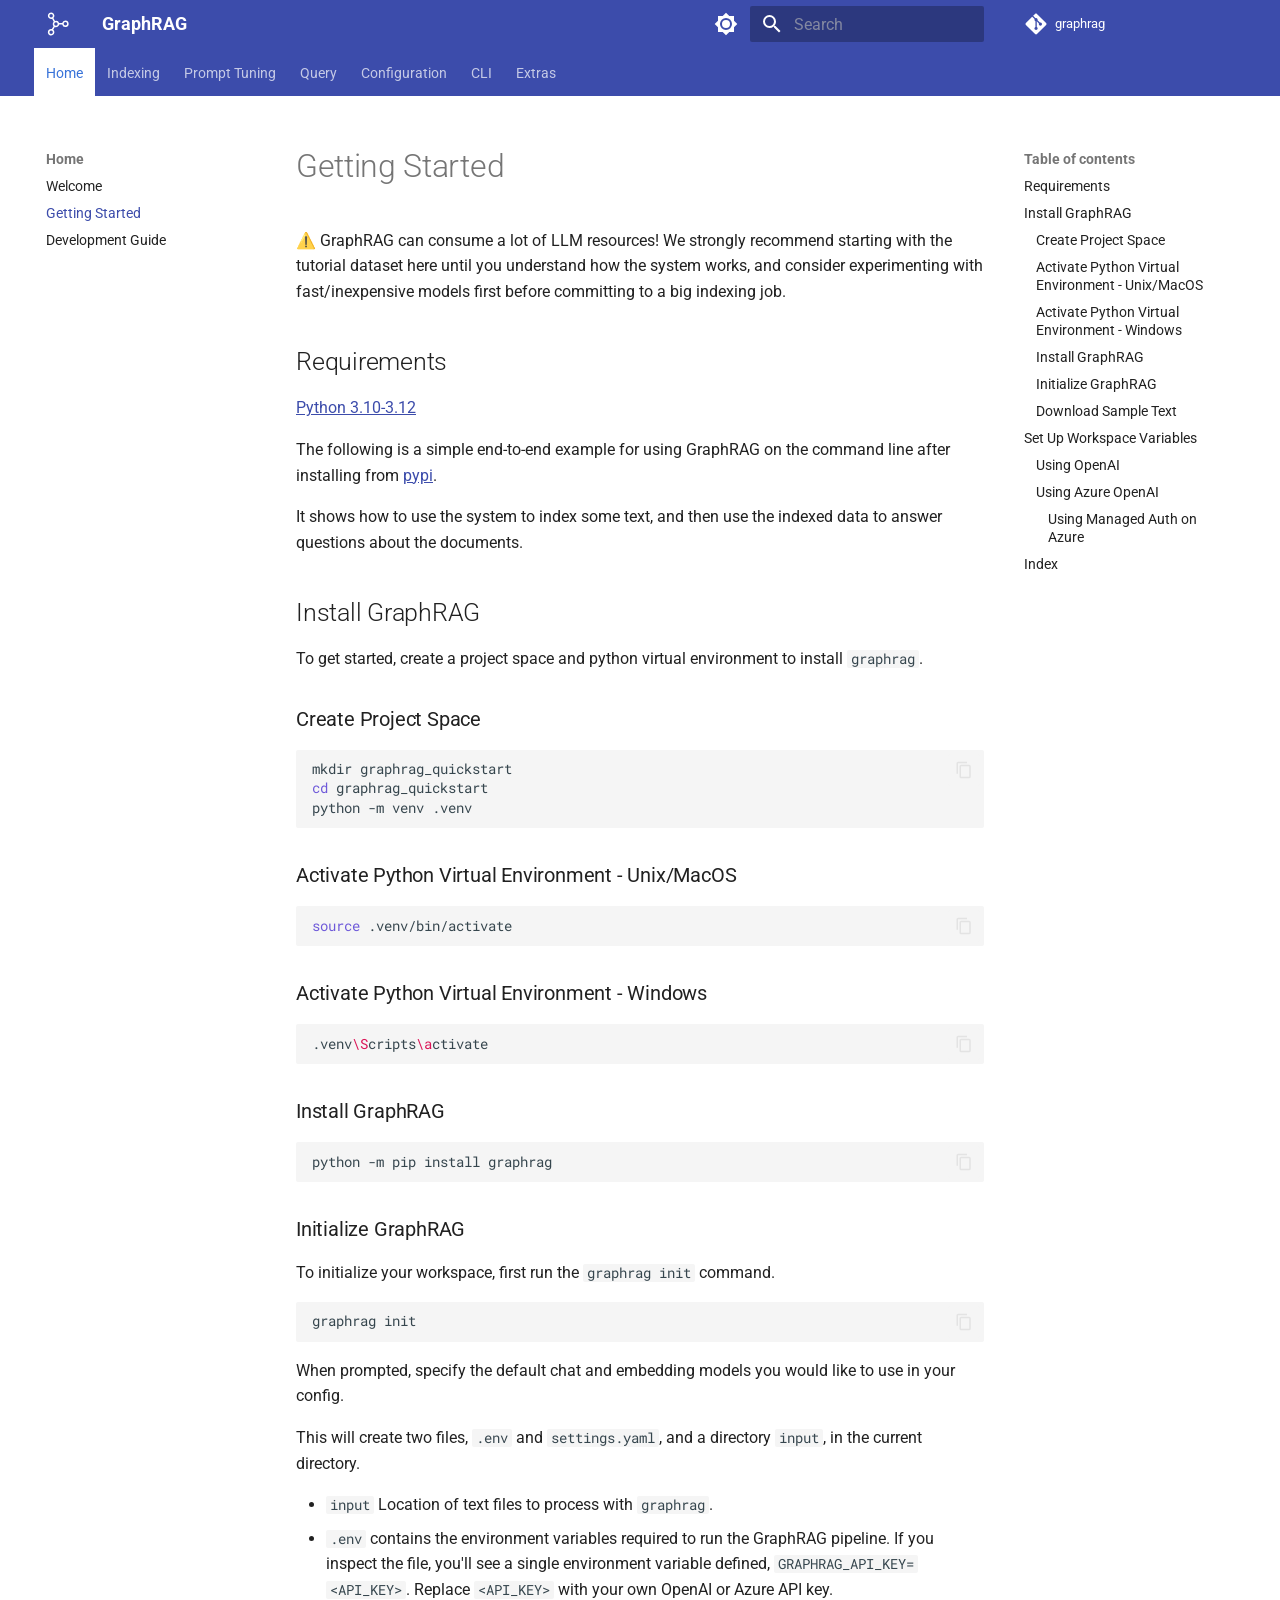
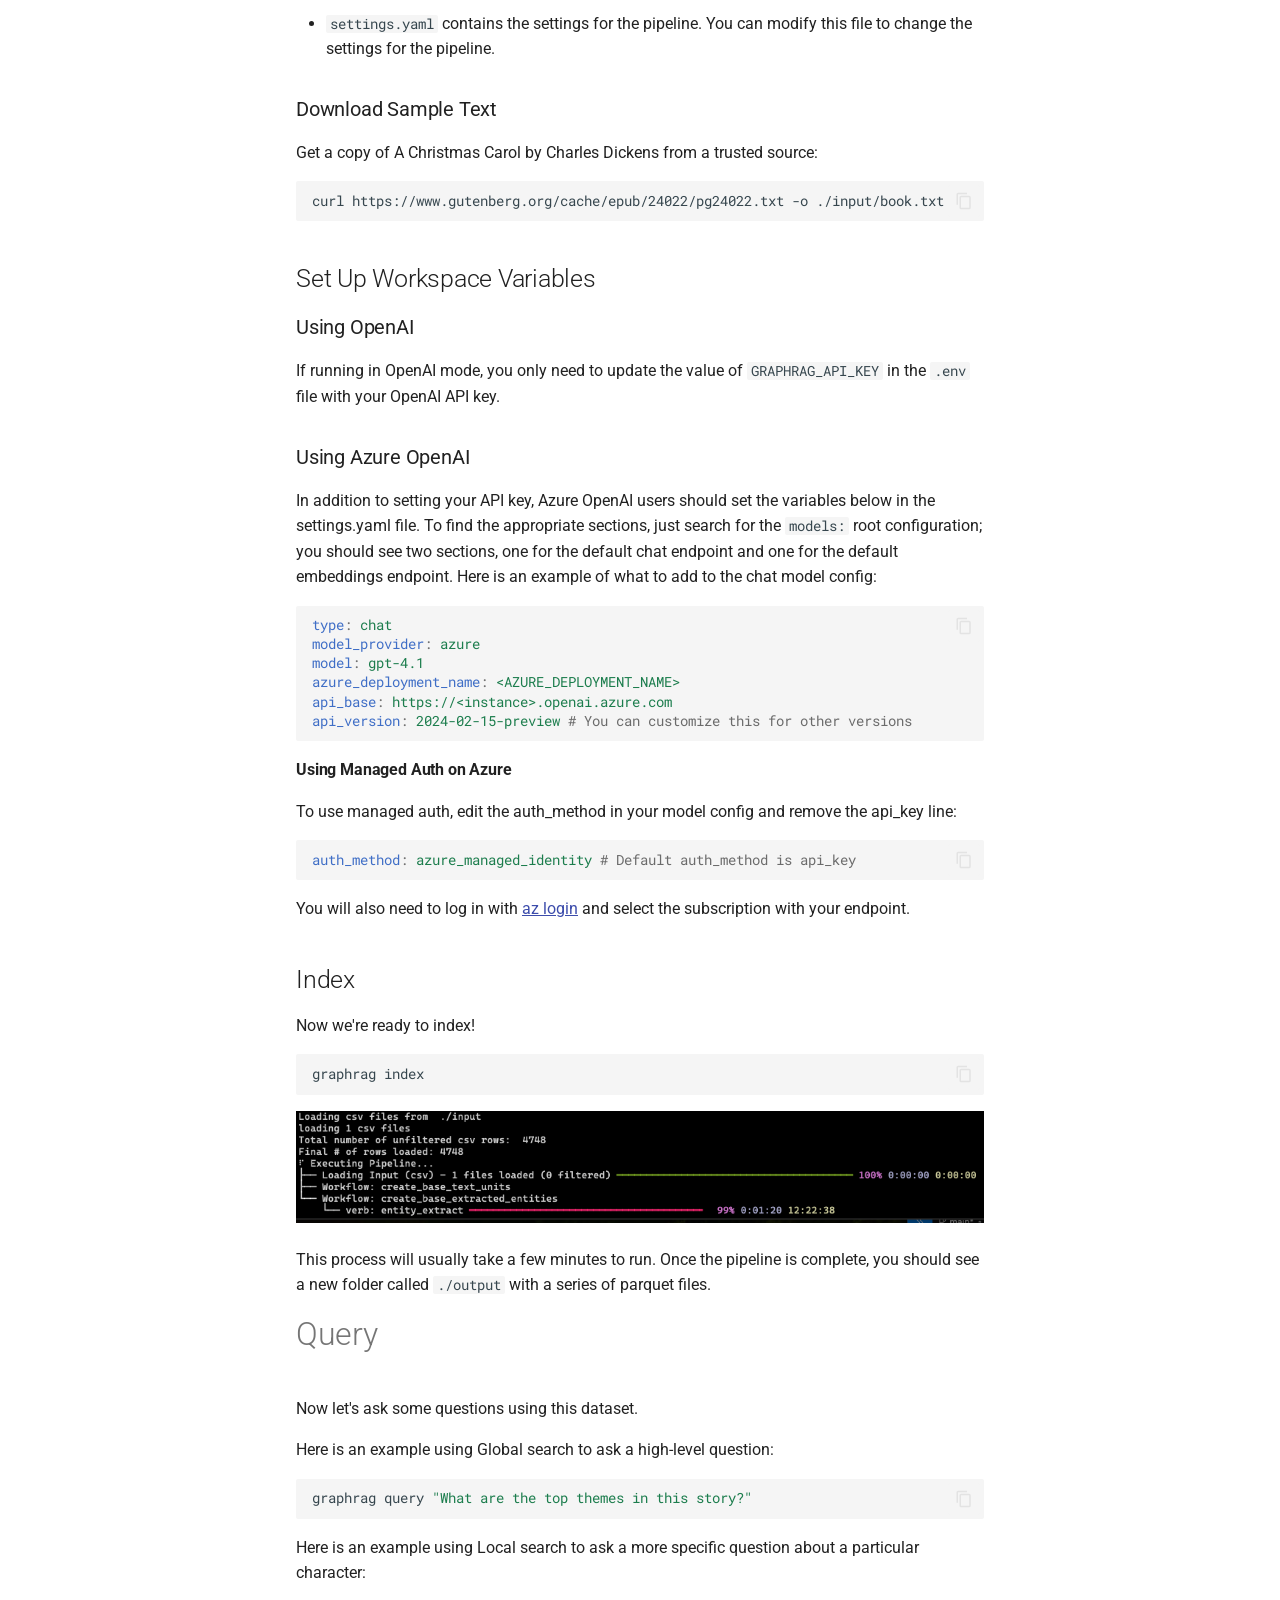
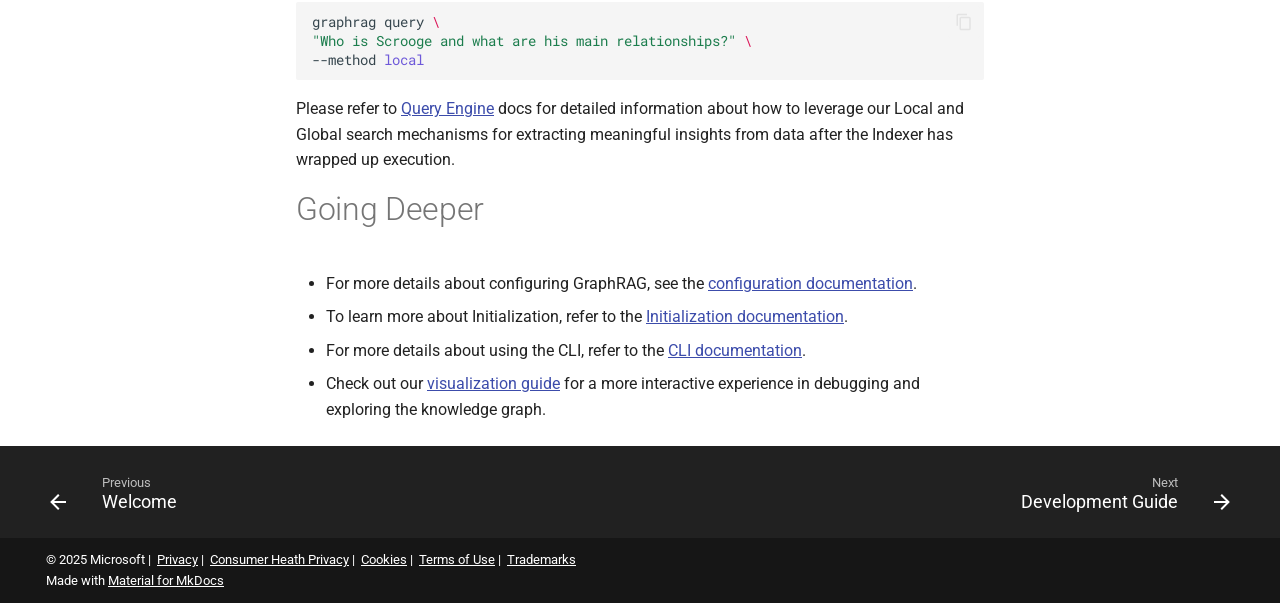
<file: get_started/index.html>
<!doctype html>
<html lang="en" class="no-js">
  <head>
    
      <meta charset="utf-8">
      <meta name="viewport" content="width=device-width,initial-scale=1">
      
      
      
      
        <link rel="prev" href="..">
      
      
        <link rel="next" href="../developing/">
      
      
        
      
      
      <link rel="icon" href="../assets/images/favicon.png">
      <meta name="generator" content="mkdocs-1.6.1, mkdocs-material-9.7.7">
    
    
      
        <title>Getting Started - GraphRAG</title>
      
    
    
      <link rel="stylesheet" href="../assets/stylesheets/main.ec1eaa64.min.css">
      
        
        <link rel="stylesheet" href="../assets/stylesheets/palette.ab4e12ef.min.css">
      
      


    
    
      
        <script src="https://wcpstatic.microsoft.com/mscc/lib/v2/wcp-consent.js"></script>
      
    
    
      
        
        
        <link rel="preconnect" href="https://fonts.gstatic.com" crossorigin>
        <link rel="stylesheet" href="https://fonts.googleapis.com/css?family=Roboto:300,300i,400,400i,700,700i%7CRoboto+Mono:400,400i,700,700i&display=fallback">
        <style>:root{--md-text-font:"Roboto";--md-code-font:"Roboto Mono"}</style>
      
    
    
      <link rel="stylesheet" href="../stylesheets/extra.css">
    
    <script>__md_scope=new URL("..",location),__md_hash=e=>[...e].reduce(((e,_)=>(e<<5)-e+_.charCodeAt(0)),0),__md_get=(e,_=localStorage,t=__md_scope)=>JSON.parse(_.getItem(t.pathname+"."+e)),__md_set=(e,_,t=localStorage,a=__md_scope)=>{try{t.setItem(a.pathname+"."+e,JSON.stringify(_))}catch(e){}}</script>
    
      

    
    
  </head>
  
  
    
    
      
    
    
    
    
    <body dir="ltr" data-md-color-scheme="default" data-md-color-primary="indigo" data-md-color-accent="indigo">
  
    
    <input class="md-toggle" data-md-toggle="drawer" type="checkbox" id="__drawer" autocomplete="off">
    <input class="md-toggle" data-md-toggle="search" type="checkbox" id="__search" autocomplete="off">
    <label class="md-overlay" for="__drawer"></label>
    <div data-md-component="skip">
      
        
        <a href="#getting-started" class="md-skip">
          Skip to content
        </a>
      
    </div>
    <div data-md-component="announce">
      
    </div>
    
    
      

<header class="md-header" data-md-component="header">
  <nav class="md-header__inner md-grid" aria-label="Header">
    <a href=".." title="GraphRAG" class="md-header__button md-logo" aria-label="GraphRAG" data-md-component="logo">
      
  
  <svg xmlns="http://www.w3.org/2000/svg" viewBox="0 0 24 24"><path d="M19.375 8.5a3.25 3.25 0 1 1-3.163 4h-3a3.252 3.252 0 0 1-4.443 2.509L7.214 17.76a3.25 3.25 0 1 1-1.342-.674l1.672-2.957A3.24 3.24 0 0 1 6.75 12c0-.907.371-1.727.97-2.316L6.117 6.846A3.253 3.253 0 0 1 1.875 3.75a3.25 3.25 0 1 1 5.526 2.32l1.603 2.836A3.25 3.25 0 0 1 13.093 11h3.119a3.25 3.25 0 0 1 3.163-2.5M10 10.25a1.75 1.75 0 1 0-.001 3.499A1.75 1.75 0 0 0 10 10.25M5.125 2a1.75 1.75 0 1 0 0 3.5 1.75 1.75 0 0 0 0-3.5m12.5 9.75a1.75 1.75 0 1 0 3.5 0 1.75 1.75 0 0 0-3.5 0m-14.25 8.5a1.75 1.75 0 1 0 3.501-.001 1.75 1.75 0 0 0-3.501.001"/></svg>

    </a>
    <label class="md-header__button md-icon" for="__drawer">
      
      <svg xmlns="http://www.w3.org/2000/svg" viewBox="0 0 24 24"><path d="M3 6h18v2H3zm0 5h18v2H3zm0 5h18v2H3z"/></svg>
    </label>
    <div class="md-header__title" data-md-component="header-title">
      <div class="md-header__ellipsis">
        <div class="md-header__topic">
          <span class="md-ellipsis">
            GraphRAG
          </span>
        </div>
        <div class="md-header__topic" data-md-component="header-topic">
          <span class="md-ellipsis">
            
              Getting Started
            
          </span>
        </div>
      </div>
    </div>
    
      
        <form class="md-header__option" data-md-component="palette">
  
    
    
    
    <input class="md-option" data-md-color-media="" data-md-color-scheme="default" data-md-color-primary="indigo" data-md-color-accent="indigo"  aria-label="Switch to dark mode"  type="radio" name="__palette" id="__palette_0">
    
      <label class="md-header__button md-icon" title="Switch to dark mode" for="__palette_1" hidden>
        <svg xmlns="http://www.w3.org/2000/svg" viewBox="0 0 24 24"><path d="M12 8a4 4 0 0 0-4 4 4 4 0 0 0 4 4 4 4 0 0 0 4-4 4 4 0 0 0-4-4m0 10a6 6 0 0 1-6-6 6 6 0 0 1 6-6 6 6 0 0 1 6 6 6 6 0 0 1-6 6m8-9.31V4h-4.69L12 .69 8.69 4H4v4.69L.69 12 4 15.31V20h4.69L12 23.31 15.31 20H20v-4.69L23.31 12z"/></svg>
      </label>
    
  
    
    
    
    <input class="md-option" data-md-color-media="" data-md-color-scheme="slate" data-md-color-primary="indigo" data-md-color-accent="indigo"  aria-label="Switch to light mode"  type="radio" name="__palette" id="__palette_1">
    
      <label class="md-header__button md-icon" title="Switch to light mode" for="__palette_0" hidden>
        <svg xmlns="http://www.w3.org/2000/svg" viewBox="0 0 24 24"><path d="M12 18c-.89 0-1.74-.2-2.5-.55C11.56 16.5 13 14.42 13 12s-1.44-4.5-3.5-5.45C10.26 6.2 11.11 6 12 6a6 6 0 0 1 6 6 6 6 0 0 1-6 6m8-9.31V4h-4.69L12 .69 8.69 4H4v4.69L.69 12 4 15.31V20h4.69L12 23.31 15.31 20H20v-4.69L23.31 12z"/></svg>
      </label>
    
  
</form>
      
    
    
      <script>var palette=__md_get("__palette");if(palette&&palette.color){if("(prefers-color-scheme)"===palette.color.media){var media=matchMedia("(prefers-color-scheme: light)"),input=document.querySelector(media.matches?"[data-md-color-media='(prefers-color-scheme: light)']":"[data-md-color-media='(prefers-color-scheme: dark)']");palette.color.media=input.getAttribute("data-md-color-media"),palette.color.scheme=input.getAttribute("data-md-color-scheme"),palette.color.primary=input.getAttribute("data-md-color-primary"),palette.color.accent=input.getAttribute("data-md-color-accent")}for(var[key,value]of Object.entries(palette.color))document.body.setAttribute("data-md-color-"+key,value)}</script>
    
    
    
      
      
        <label class="md-header__button md-icon" for="__search">
          
          <svg xmlns="http://www.w3.org/2000/svg" viewBox="0 0 24 24"><path d="M9.5 3A6.5 6.5 0 0 1 16 9.5c0 1.61-.59 3.09-1.56 4.23l.27.27h.79l5 5-1.5 1.5-5-5v-.79l-.27-.27A6.52 6.52 0 0 1 9.5 16 6.5 6.5 0 0 1 3 9.5 6.5 6.5 0 0 1 9.5 3m0 2C7 5 5 7 5 9.5S7 14 9.5 14 14 12 14 9.5 12 5 9.5 5"/></svg>
        </label>
        <div class="md-search" data-md-component="search" role="dialog">
  <label class="md-search__overlay" for="__search"></label>
  <div class="md-search__inner" role="search">
    <form class="md-search__form" name="search">
      <input type="text" class="md-search__input" name="query" aria-label="Search" placeholder="Search" autocapitalize="off" autocorrect="off" autocomplete="off" spellcheck="false" data-md-component="search-query" required>
      <label class="md-search__icon md-icon" for="__search">
        
        <svg xmlns="http://www.w3.org/2000/svg" viewBox="0 0 24 24"><path d="M9.5 3A6.5 6.5 0 0 1 16 9.5c0 1.61-.59 3.09-1.56 4.23l.27.27h.79l5 5-1.5 1.5-5-5v-.79l-.27-.27A6.52 6.52 0 0 1 9.5 16 6.5 6.5 0 0 1 3 9.5 6.5 6.5 0 0 1 9.5 3m0 2C7 5 5 7 5 9.5S7 14 9.5 14 14 12 14 9.5 12 5 9.5 5"/></svg>
        
        <svg xmlns="http://www.w3.org/2000/svg" viewBox="0 0 24 24"><path d="M20 11v2H8l5.5 5.5-1.42 1.42L4.16 12l7.92-7.92L13.5 5.5 8 11z"/></svg>
      </label>
      <nav class="md-search__options" aria-label="Search">
        
        <button type="reset" class="md-search__icon md-icon" title="Clear" aria-label="Clear" tabindex="-1">
          
          <svg xmlns="http://www.w3.org/2000/svg" viewBox="0 0 24 24"><path d="M19 6.41 17.59 5 12 10.59 6.41 5 5 6.41 10.59 12 5 17.59 6.41 19 12 13.41 17.59 19 19 17.59 13.41 12z"/></svg>
        </button>
      </nav>
      
    </form>
    <div class="md-search__output">
      <div class="md-search__scrollwrap" tabindex="0" data-md-scrollfix>
        <div class="md-search-result" data-md-component="search-result">
          <div class="md-search-result__meta">
            Initializing search
          </div>
          <ol class="md-search-result__list" role="presentation"></ol>
        </div>
      </div>
    </div>
  </div>
</div>
      
    
    
      <div class="md-header__source">
        <a href="https://github.com/microsoft/graphrag" title="Go to repository" class="md-source" data-md-component="source">
  <div class="md-source__icon md-icon">
    
    <svg xmlns="http://www.w3.org/2000/svg" viewBox="0 0 448 512"><!--! Font Awesome Free 7.1.0 by @fontawesome - https://fontawesome.com License - https://fontawesome.com/license/free (Icons: CC BY 4.0, Fonts: SIL OFL 1.1, Code: MIT License) Copyright 2025 Fonticons, Inc.--><path d="M439.6 236.1 244 40.5c-5.4-5.5-12.8-8.5-20.4-8.5s-15 3-20.4 8.4L162.5 81l51.5 51.5c27.1-9.1 52.7 16.8 43.4 43.7l49.7 49.7c34.2-11.8 61.2 31 35.5 56.7-26.5 26.5-70.2-2.9-56-37.3L240.3 199v121.9c25.3 12.5 22.3 41.8 9.1 55-6.4 6.4-15.2 10.1-24.3 10.1s-17.8-3.6-24.3-10.1c-17.6-17.6-11.1-46.9 11.2-56v-123c-20.8-8.5-24.6-30.7-18.6-45L142.6 101 8.5 235.1C3 240.6 0 247.9 0 255.5s3 15 8.5 20.4l195.6 195.7c5.4 5.4 12.7 8.4 20.4 8.4s15-3 20.4-8.4l194.7-194.7c5.4-5.4 8.4-12.8 8.4-20.4s-3-15-8.4-20.4"/></svg>
  </div>
  <div class="md-source__repository">
    graphrag
  </div>
</a>
      </div>
    
  </nav>
  
</header>
    
    <div class="md-container" data-md-component="container">
      
      
        
          
            
<nav class="md-tabs" aria-label="Tabs" data-md-component="tabs">
  <div class="md-grid">
    <ul class="md-tabs__list">
      
        
  
  
  
    
  
  
    
    
      <li class="md-tabs__item md-tabs__item--active">
        <a href=".." class="md-tabs__link">
          
  
  
  Home

        </a>
      </li>
    
  

      
        
  
  
  
  
    
    
      <li class="md-tabs__item">
        <a href="../index/overview/" class="md-tabs__link">
          
  
  
  Indexing

        </a>
      </li>
    
  

      
        
  
  
  
  
    
    
      <li class="md-tabs__item">
        <a href="../prompt_tuning/overview/" class="md-tabs__link">
          
  
  
  Prompt Tuning

        </a>
      </li>
    
  

      
        
  
  
  
  
    
    
      <li class="md-tabs__item">
        <a href="../query/overview/" class="md-tabs__link">
          
  
  
  Query

        </a>
      </li>
    
  

      
        
  
  
  
  
    
    
      <li class="md-tabs__item">
        <a href="../config/overview/" class="md-tabs__link">
          
  
  
  Configuration

        </a>
      </li>
    
  

      
        
  
  
  
  
    <li class="md-tabs__item">
      <a href="../cli/" class="md-tabs__link">
        
  
  
    
  
  CLI

      </a>
    </li>
  

      
        
  
  
  
  
    
    
      <li class="md-tabs__item">
        <a href="../blog_posts/" class="md-tabs__link">
          
  
  
  Extras

        </a>
      </li>
    
  

      
    </ul>
  </div>
</nav>
          
        
      
      <main class="md-main" data-md-component="main">
        <div class="md-main__inner md-grid">
          
            
              
              <div class="md-sidebar md-sidebar--primary" data-md-component="sidebar" data-md-type="navigation" >
                <div class="md-sidebar__scrollwrap">
                  <div class="md-sidebar__inner">
                    


  


<nav class="md-nav md-nav--primary md-nav--lifted" aria-label="Navigation" data-md-level="0">
  <label class="md-nav__title" for="__drawer">
    <a href=".." title="GraphRAG" class="md-nav__button md-logo" aria-label="GraphRAG" data-md-component="logo">
      
  
  <svg xmlns="http://www.w3.org/2000/svg" viewBox="0 0 24 24"><path d="M19.375 8.5a3.25 3.25 0 1 1-3.163 4h-3a3.252 3.252 0 0 1-4.443 2.509L7.214 17.76a3.25 3.25 0 1 1-1.342-.674l1.672-2.957A3.24 3.24 0 0 1 6.75 12c0-.907.371-1.727.97-2.316L6.117 6.846A3.253 3.253 0 0 1 1.875 3.75a3.25 3.25 0 1 1 5.526 2.32l1.603 2.836A3.25 3.25 0 0 1 13.093 11h3.119a3.25 3.25 0 0 1 3.163-2.5M10 10.25a1.75 1.75 0 1 0-.001 3.499A1.75 1.75 0 0 0 10 10.25M5.125 2a1.75 1.75 0 1 0 0 3.5 1.75 1.75 0 0 0 0-3.5m12.5 9.75a1.75 1.75 0 1 0 3.5 0 1.75 1.75 0 0 0-3.5 0m-14.25 8.5a1.75 1.75 0 1 0 3.501-.001 1.75 1.75 0 0 0-3.501.001"/></svg>

    </a>
    GraphRAG
  </label>
  
    <div class="md-nav__source">
      <a href="https://github.com/microsoft/graphrag" title="Go to repository" class="md-source" data-md-component="source">
  <div class="md-source__icon md-icon">
    
    <svg xmlns="http://www.w3.org/2000/svg" viewBox="0 0 448 512"><!--! Font Awesome Free 7.1.0 by @fontawesome - https://fontawesome.com License - https://fontawesome.com/license/free (Icons: CC BY 4.0, Fonts: SIL OFL 1.1, Code: MIT License) Copyright 2025 Fonticons, Inc.--><path d="M439.6 236.1 244 40.5c-5.4-5.5-12.8-8.5-20.4-8.5s-15 3-20.4 8.4L162.5 81l51.5 51.5c27.1-9.1 52.7 16.8 43.4 43.7l49.7 49.7c34.2-11.8 61.2 31 35.5 56.7-26.5 26.5-70.2-2.9-56-37.3L240.3 199v121.9c25.3 12.5 22.3 41.8 9.1 55-6.4 6.4-15.2 10.1-24.3 10.1s-17.8-3.6-24.3-10.1c-17.6-17.6-11.1-46.9 11.2-56v-123c-20.8-8.5-24.6-30.7-18.6-45L142.6 101 8.5 235.1C3 240.6 0 247.9 0 255.5s3 15 8.5 20.4l195.6 195.7c5.4 5.4 12.7 8.4 20.4 8.4s15-3 20.4-8.4l194.7-194.7c5.4-5.4 8.4-12.8 8.4-20.4s-3-15-8.4-20.4"/></svg>
  </div>
  <div class="md-source__repository">
    graphrag
  </div>
</a>
    </div>
  
  <ul class="md-nav__list" data-md-scrollfix>
    
      
      
  
  
    
  
  
  
    
    
    
    
      
        
        
      
      
    
    
    <li class="md-nav__item md-nav__item--active md-nav__item--section md-nav__item--nested">
      
        
        
        <input class="md-nav__toggle md-toggle " type="checkbox" id="__nav_1" checked>
        
          
          <label class="md-nav__link" for="__nav_1" id="__nav_1_label" tabindex="">
            
  
  
  <span class="md-ellipsis">
    
  
    Home
  

    
  </span>
  
  

            <span class="md-nav__icon md-icon"></span>
          </label>
        
        <nav class="md-nav" data-md-level="1" aria-labelledby="__nav_1_label" aria-expanded="true">
          <label class="md-nav__title" for="__nav_1">
            <span class="md-nav__icon md-icon"></span>
            
  
    Home
  

          </label>
          <ul class="md-nav__list" data-md-scrollfix>
            
              
                
  
  
  
  
    <li class="md-nav__item">
      <a href=".." class="md-nav__link">
        
  
  
  <span class="md-ellipsis">
    
  
    Welcome
  

    
  </span>
  
  

      </a>
    </li>
  

              
            
              
                
  
  
    
  
  
  
    <li class="md-nav__item md-nav__item--active">
      
      <input class="md-nav__toggle md-toggle" type="checkbox" id="__toc">
      
      
        
      
      
        <label class="md-nav__link md-nav__link--active" for="__toc">
          
  
  
  <span class="md-ellipsis">
    
  
    Getting Started
  

    
  </span>
  
  

          <span class="md-nav__icon md-icon"></span>
        </label>
      
      <a href="./" class="md-nav__link md-nav__link--active">
        
  
  
  <span class="md-ellipsis">
    
  
    Getting Started
  

    
  </span>
  
  

      </a>
      
        

<nav class="md-nav md-nav--secondary" aria-label="Table of contents">
  
  
  
    
  
  
    <label class="md-nav__title" for="__toc">
      <span class="md-nav__icon md-icon"></span>
      Table of contents
    </label>
    <ul class="md-nav__list" data-md-component="toc" data-md-scrollfix>
      
        <li class="md-nav__item">
  <a href="#requirements" class="md-nav__link">
    <span class="md-ellipsis">
      
        Requirements
      
    </span>
  </a>
  
</li>
      
        <li class="md-nav__item">
  <a href="#install-graphrag" class="md-nav__link">
    <span class="md-ellipsis">
      
        Install GraphRAG
      
    </span>
  </a>
  
    <nav class="md-nav" aria-label="Install GraphRAG">
      <ul class="md-nav__list">
        
          <li class="md-nav__item">
  <a href="#create-project-space" class="md-nav__link">
    <span class="md-ellipsis">
      
        Create Project Space
      
    </span>
  </a>
  
</li>
        
          <li class="md-nav__item">
  <a href="#activate-python-virtual-environment-unixmacos" class="md-nav__link">
    <span class="md-ellipsis">
      
        Activate Python Virtual Environment - Unix/MacOS
      
    </span>
  </a>
  
</li>
        
          <li class="md-nav__item">
  <a href="#activate-python-virtual-environment-windows" class="md-nav__link">
    <span class="md-ellipsis">
      
        Activate Python Virtual Environment - Windows
      
    </span>
  </a>
  
</li>
        
          <li class="md-nav__item">
  <a href="#install-graphrag_1" class="md-nav__link">
    <span class="md-ellipsis">
      
        Install GraphRAG
      
    </span>
  </a>
  
</li>
        
          <li class="md-nav__item">
  <a href="#initialize-graphrag" class="md-nav__link">
    <span class="md-ellipsis">
      
        Initialize GraphRAG
      
    </span>
  </a>
  
</li>
        
          <li class="md-nav__item">
  <a href="#download-sample-text" class="md-nav__link">
    <span class="md-ellipsis">
      
        Download Sample Text
      
    </span>
  </a>
  
</li>
        
      </ul>
    </nav>
  
</li>
      
        <li class="md-nav__item">
  <a href="#set-up-workspace-variables" class="md-nav__link">
    <span class="md-ellipsis">
      
        Set Up Workspace Variables
      
    </span>
  </a>
  
    <nav class="md-nav" aria-label="Set Up Workspace Variables">
      <ul class="md-nav__list">
        
          <li class="md-nav__item">
  <a href="#using-openai" class="md-nav__link">
    <span class="md-ellipsis">
      
        Using OpenAI
      
    </span>
  </a>
  
</li>
        
          <li class="md-nav__item">
  <a href="#using-azure-openai" class="md-nav__link">
    <span class="md-ellipsis">
      
        Using Azure OpenAI
      
    </span>
  </a>
  
    <nav class="md-nav" aria-label="Using Azure OpenAI">
      <ul class="md-nav__list">
        
          <li class="md-nav__item">
  <a href="#using-managed-auth-on-azure" class="md-nav__link">
    <span class="md-ellipsis">
      
        Using Managed Auth on Azure
      
    </span>
  </a>
  
</li>
        
      </ul>
    </nav>
  
</li>
        
      </ul>
    </nav>
  
</li>
      
        <li class="md-nav__item">
  <a href="#index" class="md-nav__link">
    <span class="md-ellipsis">
      
        Index
      
    </span>
  </a>
  
</li>
      
    </ul>
  
</nav>
      
    </li>
  

              
            
              
                
  
  
  
  
    <li class="md-nav__item">
      <a href="../developing/" class="md-nav__link">
        
  
  
  <span class="md-ellipsis">
    
  
    Development Guide
  

    
  </span>
  
  

      </a>
    </li>
  

              
            
          </ul>
        </nav>
      
    </li>
  

    
      
      
  
  
  
  
    
    
    
    
      
      
    
    
    <li class="md-nav__item md-nav__item--nested">
      
        
        
        <input class="md-nav__toggle md-toggle " type="checkbox" id="__nav_2" >
        
          
          <label class="md-nav__link" for="__nav_2" id="__nav_2_label" tabindex="0">
            
  
  
  <span class="md-ellipsis">
    
  
    Indexing
  

    
  </span>
  
  

            <span class="md-nav__icon md-icon"></span>
          </label>
        
        <nav class="md-nav" data-md-level="1" aria-labelledby="__nav_2_label" aria-expanded="false">
          <label class="md-nav__title" for="__nav_2">
            <span class="md-nav__icon md-icon"></span>
            
  
    Indexing
  

          </label>
          <ul class="md-nav__list" data-md-scrollfix>
            
              
                
  
  
  
  
    <li class="md-nav__item">
      <a href="../index/overview/" class="md-nav__link">
        
  
  
  <span class="md-ellipsis">
    
  
    Overview
  

    
  </span>
  
  

      </a>
    </li>
  

              
            
              
                
  
  
  
  
    <li class="md-nav__item">
      <a href="../index/architecture/" class="md-nav__link">
        
  
  
  <span class="md-ellipsis">
    
  
    Architecture
  

    
  </span>
  
  

      </a>
    </li>
  

              
            
              
                
  
  
  
  
    <li class="md-nav__item">
      <a href="../index/default_dataflow/" class="md-nav__link">
        
  
  
  <span class="md-ellipsis">
    
  
    Dataflow
  

    
  </span>
  
  

      </a>
    </li>
  

              
            
              
                
  
  
  
  
    <li class="md-nav__item">
      <a href="../index/methods/" class="md-nav__link">
        
  
  
  <span class="md-ellipsis">
    
  
    Methods
  

    
  </span>
  
  

      </a>
    </li>
  

              
            
              
                
  
  
  
  
    <li class="md-nav__item">
      <a href="../index/inputs/" class="md-nav__link">
        
  
  
  <span class="md-ellipsis">
    
  
    Inputs
  

    
  </span>
  
  

      </a>
    </li>
  

              
            
              
                
  
  
  
  
    <li class="md-nav__item">
      <a href="../index/outputs/" class="md-nav__link">
        
  
  
  <span class="md-ellipsis">
    
  
    Outputs
  

    
  </span>
  
  

      </a>
    </li>
  

              
            
              
                
  
  
  
  
    <li class="md-nav__item">
      <a href="../index/byog/" class="md-nav__link">
        
  
  
  <span class="md-ellipsis">
    
  
    Custom Graphs
  

    
  </span>
  
  

      </a>
    </li>
  

              
            
          </ul>
        </nav>
      
    </li>
  

    
      
      
  
  
  
  
    
    
    
    
      
      
    
    
    <li class="md-nav__item md-nav__item--nested">
      
        
        
        <input class="md-nav__toggle md-toggle " type="checkbox" id="__nav_3" >
        
          
          <label class="md-nav__link" for="__nav_3" id="__nav_3_label" tabindex="0">
            
  
  
  <span class="md-ellipsis">
    
  
    Prompt Tuning
  

    
  </span>
  
  

            <span class="md-nav__icon md-icon"></span>
          </label>
        
        <nav class="md-nav" data-md-level="1" aria-labelledby="__nav_3_label" aria-expanded="false">
          <label class="md-nav__title" for="__nav_3">
            <span class="md-nav__icon md-icon"></span>
            
  
    Prompt Tuning
  

          </label>
          <ul class="md-nav__list" data-md-scrollfix>
            
              
                
  
  
  
  
    <li class="md-nav__item">
      <a href="../prompt_tuning/overview/" class="md-nav__link">
        
  
  
  <span class="md-ellipsis">
    
  
    Overview
  

    
  </span>
  
  

      </a>
    </li>
  

              
            
              
                
  
  
  
  
    <li class="md-nav__item">
      <a href="../prompt_tuning/auto_prompt_tuning/" class="md-nav__link">
        
  
  
  <span class="md-ellipsis">
    
  
    Auto Tuning
  

    
  </span>
  
  

      </a>
    </li>
  

              
            
              
                
  
  
  
  
    <li class="md-nav__item">
      <a href="../prompt_tuning/manual_prompt_tuning/" class="md-nav__link">
        
  
  
  <span class="md-ellipsis">
    
  
    Manual Tuning
  

    
  </span>
  
  

      </a>
    </li>
  

              
            
          </ul>
        </nav>
      
    </li>
  

    
      
      
  
  
  
  
    
    
    
    
      
      
    
    
    <li class="md-nav__item md-nav__item--nested">
      
        
        
        <input class="md-nav__toggle md-toggle " type="checkbox" id="__nav_4" >
        
          
          <label class="md-nav__link" for="__nav_4" id="__nav_4_label" tabindex="0">
            
  
  
  <span class="md-ellipsis">
    
  
    Query
  

    
  </span>
  
  

            <span class="md-nav__icon md-icon"></span>
          </label>
        
        <nav class="md-nav" data-md-level="1" aria-labelledby="__nav_4_label" aria-expanded="false">
          <label class="md-nav__title" for="__nav_4">
            <span class="md-nav__icon md-icon"></span>
            
  
    Query
  

          </label>
          <ul class="md-nav__list" data-md-scrollfix>
            
              
                
  
  
  
  
    <li class="md-nav__item">
      <a href="../query/overview/" class="md-nav__link">
        
  
  
  <span class="md-ellipsis">
    
  
    Overview
  

    
  </span>
  
  

      </a>
    </li>
  

              
            
              
                
  
  
  
  
    <li class="md-nav__item">
      <a href="../query/global_search/" class="md-nav__link">
        
  
  
  <span class="md-ellipsis">
    
  
    Global Search
  

    
  </span>
  
  

      </a>
    </li>
  

              
            
              
                
  
  
  
  
    <li class="md-nav__item">
      <a href="../query/local_search/" class="md-nav__link">
        
  
  
  <span class="md-ellipsis">
    
  
    Local Search
  

    
  </span>
  
  

      </a>
    </li>
  

              
            
              
                
  
  
  
  
    <li class="md-nav__item">
      <a href="../query/drift_search/" class="md-nav__link">
        
  
  
  <span class="md-ellipsis">
    
  
    DRIFT Search
  

    
  </span>
  
  

      </a>
    </li>
  

              
            
              
                
  
  
  
  
    <li class="md-nav__item">
      <a href="../query/question_generation/" class="md-nav__link">
        
  
  
  <span class="md-ellipsis">
    
  
    Question Generation
  

    
  </span>
  
  

      </a>
    </li>
  

              
            
              
                
  
  
  
  
    
    
    
    
      
      
    
    
    <li class="md-nav__item md-nav__item--nested">
      
        
        
        <input class="md-nav__toggle md-toggle " type="checkbox" id="__nav_4_6" >
        
          
          <label class="md-nav__link" for="__nav_4_6" id="__nav_4_6_label" tabindex="0">
            
  
  
  <span class="md-ellipsis">
    
  
    Notebooks
  

    
  </span>
  
  

            <span class="md-nav__icon md-icon"></span>
          </label>
        
        <nav class="md-nav" data-md-level="2" aria-labelledby="__nav_4_6_label" aria-expanded="false">
          <label class="md-nav__title" for="__nav_4_6">
            <span class="md-nav__icon md-icon"></span>
            
  
    Notebooks
  

          </label>
          <ul class="md-nav__list" data-md-scrollfix>
            
              
                
  
  
  
  
    <li class="md-nav__item">
      <a href="../query/notebooks/overview/" class="md-nav__link">
        
  
  
  <span class="md-ellipsis">
    
  
    Overview
  

    
  </span>
  
  

      </a>
    </li>
  

              
            
              
                
  
  
  
  
    <li class="md-nav__item">
      <a href="../examples_notebooks/global_search/" class="md-nav__link">
        
  
  
  <span class="md-ellipsis">
    
  
    Global Search
  

    
  </span>
  
  

      </a>
    </li>
  

              
            
              
                
  
  
  
  
    <li class="md-nav__item">
      <a href="../examples_notebooks/local_search/" class="md-nav__link">
        
  
  
  <span class="md-ellipsis">
    
  
    Local Search
  

    
  </span>
  
  

      </a>
    </li>
  

              
            
              
                
  
  
  
  
    <li class="md-nav__item">
      <a href="../examples_notebooks/drift_search/" class="md-nav__link">
        
  
  
  <span class="md-ellipsis">
    
  
    DRIFT Search
  

    
  </span>
  
  

      </a>
    </li>
  

              
            
          </ul>
        </nav>
      
    </li>
  

              
            
          </ul>
        </nav>
      
    </li>
  

    
      
      
  
  
  
  
    
    
    
    
      
      
    
    
    <li class="md-nav__item md-nav__item--nested">
      
        
        
        <input class="md-nav__toggle md-toggle " type="checkbox" id="__nav_5" >
        
          
          <label class="md-nav__link" for="__nav_5" id="__nav_5_label" tabindex="0">
            
  
  
  <span class="md-ellipsis">
    
  
    Configuration
  

    
  </span>
  
  

            <span class="md-nav__icon md-icon"></span>
          </label>
        
        <nav class="md-nav" data-md-level="1" aria-labelledby="__nav_5_label" aria-expanded="false">
          <label class="md-nav__title" for="__nav_5">
            <span class="md-nav__icon md-icon"></span>
            
  
    Configuration
  

          </label>
          <ul class="md-nav__list" data-md-scrollfix>
            
              
                
  
  
  
  
    <li class="md-nav__item">
      <a href="../config/overview/" class="md-nav__link">
        
  
  
  <span class="md-ellipsis">
    
  
    Overview
  

    
  </span>
  
  

      </a>
    </li>
  

              
            
              
                
  
  
  
  
    <li class="md-nav__item">
      <a href="../config/init/" class="md-nav__link">
        
  
  
  <span class="md-ellipsis">
    
  
    Init Command
  

    
  </span>
  
  

      </a>
    </li>
  

              
            
              
                
  
  
  
  
    <li class="md-nav__item">
      <a href="../config/yaml/" class="md-nav__link">
        
  
  
  <span class="md-ellipsis">
    
  
    Detailed Configuration
  

    
  </span>
  
  

      </a>
    </li>
  

              
            
              
                
  
  
  
  
    <li class="md-nav__item">
      <a href="../config/models/" class="md-nav__link">
        
  
  
  <span class="md-ellipsis">
    
  
    Language Model Selection
  

    
  </span>
  
  

      </a>
    </li>
  

              
            
          </ul>
        </nav>
      
    </li>
  

    
      
      
  
  
  
  
    <li class="md-nav__item">
      <a href="../cli/" class="md-nav__link">
        
  
  
  <span class="md-ellipsis">
    
  
    CLI
  

    
  </span>
  
  

      </a>
    </li>
  

    
      
      
  
  
  
  
    
    
    
    
      
      
    
    
    <li class="md-nav__item md-nav__item--nested">
      
        
        
        <input class="md-nav__toggle md-toggle " type="checkbox" id="__nav_7" >
        
          
          <label class="md-nav__link" for="__nav_7" id="__nav_7_label" tabindex="0">
            
  
  
  <span class="md-ellipsis">
    
  
    Extras
  

    
  </span>
  
  

            <span class="md-nav__icon md-icon"></span>
          </label>
        
        <nav class="md-nav" data-md-level="1" aria-labelledby="__nav_7_label" aria-expanded="false">
          <label class="md-nav__title" for="__nav_7">
            <span class="md-nav__icon md-icon"></span>
            
  
    Extras
  

          </label>
          <ul class="md-nav__list" data-md-scrollfix>
            
              
                
  
  
  
  
    <li class="md-nav__item">
      <a href="../blog_posts/" class="md-nav__link">
        
  
  
  <span class="md-ellipsis">
    
  
    Microsoft Research Blog
  

    
  </span>
  
  

      </a>
    </li>
  

              
            
              
                
  
  
  
  
    <li class="md-nav__item">
      <a href="../visualization_guide/" class="md-nav__link">
        
  
  
  <span class="md-ellipsis">
    
  
    Visualization Guide
  

    
  </span>
  
  

      </a>
    </li>
  

              
            
              
                
  
  
  
  
    
    
    
    
      
      
    
    
    <li class="md-nav__item md-nav__item--nested">
      
        
        
        <input class="md-nav__toggle md-toggle " type="checkbox" id="__nav_7_3" >
        
          
          <label class="md-nav__link" for="__nav_7_3" id="__nav_7_3_label" tabindex="0">
            
  
  
  <span class="md-ellipsis">
    
  
    Operation Dulce
  

    
  </span>
  
  

            <span class="md-nav__icon md-icon"></span>
          </label>
        
        <nav class="md-nav" data-md-level="2" aria-labelledby="__nav_7_3_label" aria-expanded="false">
          <label class="md-nav__title" for="__nav_7_3">
            <span class="md-nav__icon md-icon"></span>
            
  
    Operation Dulce
  

          </label>
          <ul class="md-nav__list" data-md-scrollfix>
            
              
                
  
  
  
  
    <li class="md-nav__item">
      <a href="../data/operation_dulce/ABOUT/" class="md-nav__link">
        
  
  
  <span class="md-ellipsis">
    
  
    About
  

    
  </span>
  
  

      </a>
    </li>
  

              
            
              
                
  
  
  
  
    <li class="md-nav__item">
      <a href="../data/operation_dulce/Operation%20Dulce%20v2%201%201/" class="md-nav__link">
        
  
  
  <span class="md-ellipsis">
    
  
    Document
  

    
  </span>
  
  

      </a>
    </li>
  

              
            
          </ul>
        </nav>
      
    </li>
  

              
            
          </ul>
        </nav>
      
    </li>
  

    
  </ul>
</nav>
                  </div>
                </div>
              </div>
            
            
              
              <div class="md-sidebar md-sidebar--secondary" data-md-component="sidebar" data-md-type="toc" >
                <div class="md-sidebar__scrollwrap">
                  <div class="md-sidebar__inner">
                    

<nav class="md-nav md-nav--secondary" aria-label="Table of contents">
  
  
  
    
  
  
    <label class="md-nav__title" for="__toc">
      <span class="md-nav__icon md-icon"></span>
      Table of contents
    </label>
    <ul class="md-nav__list" data-md-component="toc" data-md-scrollfix>
      
        <li class="md-nav__item">
  <a href="#requirements" class="md-nav__link">
    <span class="md-ellipsis">
      
        Requirements
      
    </span>
  </a>
  
</li>
      
        <li class="md-nav__item">
  <a href="#install-graphrag" class="md-nav__link">
    <span class="md-ellipsis">
      
        Install GraphRAG
      
    </span>
  </a>
  
    <nav class="md-nav" aria-label="Install GraphRAG">
      <ul class="md-nav__list">
        
          <li class="md-nav__item">
  <a href="#create-project-space" class="md-nav__link">
    <span class="md-ellipsis">
      
        Create Project Space
      
    </span>
  </a>
  
</li>
        
          <li class="md-nav__item">
  <a href="#activate-python-virtual-environment-unixmacos" class="md-nav__link">
    <span class="md-ellipsis">
      
        Activate Python Virtual Environment - Unix/MacOS
      
    </span>
  </a>
  
</li>
        
          <li class="md-nav__item">
  <a href="#activate-python-virtual-environment-windows" class="md-nav__link">
    <span class="md-ellipsis">
      
        Activate Python Virtual Environment - Windows
      
    </span>
  </a>
  
</li>
        
          <li class="md-nav__item">
  <a href="#install-graphrag_1" class="md-nav__link">
    <span class="md-ellipsis">
      
        Install GraphRAG
      
    </span>
  </a>
  
</li>
        
          <li class="md-nav__item">
  <a href="#initialize-graphrag" class="md-nav__link">
    <span class="md-ellipsis">
      
        Initialize GraphRAG
      
    </span>
  </a>
  
</li>
        
          <li class="md-nav__item">
  <a href="#download-sample-text" class="md-nav__link">
    <span class="md-ellipsis">
      
        Download Sample Text
      
    </span>
  </a>
  
</li>
        
      </ul>
    </nav>
  
</li>
      
        <li class="md-nav__item">
  <a href="#set-up-workspace-variables" class="md-nav__link">
    <span class="md-ellipsis">
      
        Set Up Workspace Variables
      
    </span>
  </a>
  
    <nav class="md-nav" aria-label="Set Up Workspace Variables">
      <ul class="md-nav__list">
        
          <li class="md-nav__item">
  <a href="#using-openai" class="md-nav__link">
    <span class="md-ellipsis">
      
        Using OpenAI
      
    </span>
  </a>
  
</li>
        
          <li class="md-nav__item">
  <a href="#using-azure-openai" class="md-nav__link">
    <span class="md-ellipsis">
      
        Using Azure OpenAI
      
    </span>
  </a>
  
    <nav class="md-nav" aria-label="Using Azure OpenAI">
      <ul class="md-nav__list">
        
          <li class="md-nav__item">
  <a href="#using-managed-auth-on-azure" class="md-nav__link">
    <span class="md-ellipsis">
      
        Using Managed Auth on Azure
      
    </span>
  </a>
  
</li>
        
      </ul>
    </nav>
  
</li>
        
      </ul>
    </nav>
  
</li>
      
        <li class="md-nav__item">
  <a href="#index" class="md-nav__link">
    <span class="md-ellipsis">
      
        Index
      
    </span>
  </a>
  
</li>
      
    </ul>
  
</nav>
                  </div>
                </div>
              </div>
            
          
          
            <div class="md-content" data-md-component="content">
              
              <article class="md-content__inner md-typeset">
                
                  


  
  


<h1 id="getting-started">Getting Started</h1>
<p>⚠️ GraphRAG can consume a lot of LLM resources! We strongly recommend starting with the tutorial dataset here until you understand how the system works, and consider experimenting with fast/inexpensive models first before committing to a big indexing job.</p>
<h2 id="requirements">Requirements</h2>
<p><a href="https://www.python.org/downloads/">Python 3.10-3.12</a></p>
<p>The following is a simple end-to-end example for using GraphRAG on the command line after installing from <a href="https://pypi.org/project/graphrag/">pypi</a>.</p>
<p>It shows how to use the system to index some text, and then use the indexed data to answer questions about the documents.</p>
<h2 id="install-graphrag">Install GraphRAG</h2>
<p>To get started, create a project space and python virtual environment to install <code>graphrag</code>.</p>
<h3 id="create-project-space">Create Project Space</h3>
<div class="highlight"><pre><span></span><code><a id="__codelineno-0-1" name="__codelineno-0-1" href="#__codelineno-0-1"></a>mkdir<span class="w"> </span>graphrag_quickstart
<a id="__codelineno-0-2" name="__codelineno-0-2" href="#__codelineno-0-2"></a><span class="nb">cd</span><span class="w"> </span>graphrag_quickstart
<a id="__codelineno-0-3" name="__codelineno-0-3" href="#__codelineno-0-3"></a>python<span class="w"> </span>-m<span class="w"> </span>venv<span class="w"> </span>.venv
</code></pre></div>
<h3 id="activate-python-virtual-environment-unixmacos">Activate Python Virtual Environment - Unix/MacOS</h3>
<div class="highlight"><pre><span></span><code><a id="__codelineno-1-1" name="__codelineno-1-1" href="#__codelineno-1-1"></a><span class="nb">source</span><span class="w"> </span>.venv/bin/activate
</code></pre></div>
<h3 id="activate-python-virtual-environment-windows">Activate Python Virtual Environment - Windows</h3>
<div class="highlight"><pre><span></span><code><a id="__codelineno-2-1" name="__codelineno-2-1" href="#__codelineno-2-1"></a>.venv<span class="se">\S</span>cripts<span class="se">\a</span>ctivate
</code></pre></div>
<h3 id="install-graphrag_1">Install GraphRAG</h3>
<div class="highlight"><pre><span></span><code><a id="__codelineno-3-1" name="__codelineno-3-1" href="#__codelineno-3-1"></a>python<span class="w"> </span>-m<span class="w"> </span>pip<span class="w"> </span>install<span class="w"> </span>graphrag
</code></pre></div>
<h3 id="initialize-graphrag">Initialize GraphRAG</h3>
<p>To initialize your workspace, first run the <code>graphrag init</code> command.</p>
<div class="highlight"><pre><span></span><code><a id="__codelineno-4-1" name="__codelineno-4-1" href="#__codelineno-4-1"></a>graphrag<span class="w"> </span>init
</code></pre></div>
<p>When prompted, specify the default chat and embedding models you would like to use in your config.</p>
<p>This will create two files, <code>.env</code> and <code>settings.yaml</code>, and a directory <code>input</code>, in the current directory.</p>
<ul>
<li><code>input</code> Location of text files to process with <code>graphrag</code>.</li>
<li><code>.env</code> contains the environment variables required to run the GraphRAG pipeline. If you inspect the file, you'll see a single environment variable defined,
  <code>GRAPHRAG_API_KEY=&lt;API_KEY&gt;</code>. Replace <code>&lt;API_KEY&gt;</code> with your own OpenAI or Azure API key.</li>
<li><code>settings.yaml</code> contains the settings for the pipeline. You can modify this file to change the settings for the pipeline.</li>
</ul>
<h3 id="download-sample-text">Download Sample Text</h3>
<p>Get a copy of A Christmas Carol by Charles Dickens from a trusted source:</p>
<div class="highlight"><pre><span></span><code><a id="__codelineno-5-1" name="__codelineno-5-1" href="#__codelineno-5-1"></a>curl<span class="w"> </span>https://www.gutenberg.org/cache/epub/24022/pg24022.txt<span class="w"> </span>-o<span class="w"> </span>./input/book.txt
</code></pre></div>
<h2 id="set-up-workspace-variables">Set Up Workspace Variables</h2>
<h3 id="using-openai">Using OpenAI</h3>
<p>If running in OpenAI mode, you only need to update the value of <code>GRAPHRAG_API_KEY</code> in the <code>.env</code> file with your OpenAI API key.</p>
<h3 id="using-azure-openai">Using Azure OpenAI</h3>
<p>In addition to setting your API key, Azure OpenAI users should set the variables below in the settings.yaml file. To find the appropriate sections, just search for the <code>models:</code> root configuration; you should see two sections, one for the default chat endpoint and one for the default embeddings endpoint. Here is an example of what to add to the chat model config:</p>
<div class="highlight"><pre><span></span><code><a id="__codelineno-6-1" name="__codelineno-6-1" href="#__codelineno-6-1"></a><span class="nt">type</span><span class="p">:</span><span class="w"> </span><span class="l l-Scalar l-Scalar-Plain">chat</span>
<a id="__codelineno-6-2" name="__codelineno-6-2" href="#__codelineno-6-2"></a><span class="nt">model_provider</span><span class="p">:</span><span class="w"> </span><span class="l l-Scalar l-Scalar-Plain">azure</span>
<a id="__codelineno-6-3" name="__codelineno-6-3" href="#__codelineno-6-3"></a><span class="nt">model</span><span class="p">:</span><span class="w"> </span><span class="l l-Scalar l-Scalar-Plain">gpt-4.1</span>
<a id="__codelineno-6-4" name="__codelineno-6-4" href="#__codelineno-6-4"></a><span class="nt">azure_deployment_name</span><span class="p">:</span><span class="w"> </span><span class="l l-Scalar l-Scalar-Plain">&lt;AZURE_DEPLOYMENT_NAME&gt;</span>
<a id="__codelineno-6-5" name="__codelineno-6-5" href="#__codelineno-6-5"></a><span class="nt">api_base</span><span class="p">:</span><span class="w"> </span><span class="l l-Scalar l-Scalar-Plain">https://&lt;instance&gt;.openai.azure.com</span>
<a id="__codelineno-6-6" name="__codelineno-6-6" href="#__codelineno-6-6"></a><span class="nt">api_version</span><span class="p">:</span><span class="w"> </span><span class="l l-Scalar l-Scalar-Plain">2024-02-15-preview</span><span class="w"> </span><span class="c1"># You can customize this for other versions</span>
</code></pre></div>
<h4 id="using-managed-auth-on-azure">Using Managed Auth on Azure</h4>
<p>To use managed auth, edit the auth_method in your model config and remove the api_key line:</p>
<div class="highlight"><pre><span></span><code><a id="__codelineno-7-1" name="__codelineno-7-1" href="#__codelineno-7-1"></a><span class="nt">auth_method</span><span class="p">:</span><span class="w"> </span><span class="l l-Scalar l-Scalar-Plain">azure_managed_identity</span><span class="w"> </span><span class="c1"># Default auth_method is api_key</span>
</code></pre></div>
<p>You will also need to log in with <a href="https://learn.microsoft.com/en-us/cli/azure/authenticate-azure-cli">az login</a> and select the subscription with your endpoint.</p>
<h2 id="index">Index</h2>
<p>Now we're ready to index!</p>
<div class="highlight"><pre><span></span><code><a id="__codelineno-8-1" name="__codelineno-8-1" href="#__codelineno-8-1"></a>graphrag<span class="w"> </span>index
</code></pre></div>
<p><img alt="pipeline executing from the CLI" src="../img/pipeline-running.png" /></p>
<p>This process will usually take a few minutes to run. Once the pipeline is complete, you should see a new folder called <code>./output</code> with a series of parquet files.</p>
<h1 id="query">Query</h1>
<p>Now let's ask some questions using this dataset.</p>
<p>Here is an example using Global search to ask a high-level question:</p>
<div class="highlight"><pre><span></span><code><a id="__codelineno-9-1" name="__codelineno-9-1" href="#__codelineno-9-1"></a>graphrag<span class="w"> </span>query<span class="w"> </span><span class="s2">&quot;What are the top themes in this story?&quot;</span>
</code></pre></div>
<p>Here is an example using Local search to ask a more specific question about a particular character:</p>
<div class="highlight"><pre><span></span><code><a id="__codelineno-10-1" name="__codelineno-10-1" href="#__codelineno-10-1"></a>graphrag<span class="w"> </span>query<span class="w"> </span><span class="se">\</span>
<a id="__codelineno-10-2" name="__codelineno-10-2" href="#__codelineno-10-2"></a><span class="s2">&quot;Who is Scrooge and what are his main relationships?&quot;</span><span class="w"> </span><span class="se">\</span>
<a id="__codelineno-10-3" name="__codelineno-10-3" href="#__codelineno-10-3"></a>--method<span class="w"> </span><span class="nb">local</span>
</code></pre></div>
<p>Please refer to <a href="../query/overview/">Query Engine</a> docs for detailed information about how to leverage our Local and Global search mechanisms for extracting meaningful insights from data after the Indexer has wrapped up execution.</p>
<h1 id="going-deeper">Going Deeper</h1>
<ul>
<li>For more details about configuring GraphRAG, see the <a href="../config/overview/">configuration documentation</a>.</li>
<li>To learn more about Initialization, refer to the <a href="../config/init/">Initialization documentation</a>.</li>
<li>For more details about using the CLI, refer to the <a href="../cli/">CLI documentation</a>.</li>
<li>Check out our <a href="../visualization_guide/">visualization guide</a> for a more interactive experience in debugging and exploring the knowledge graph.</li>
</ul>












                
              </article>
            </div>
          
          
<script>var target=document.getElementById(location.hash.slice(1));target&&target.name&&(target.checked=target.name.startsWith("__tabbed_"))</script>
        </div>
        
      </main>
      
        <footer class="md-footer">
  
    
      
      <nav class="md-footer__inner md-grid" aria-label="Footer" >
        
          
          <a href=".." class="md-footer__link md-footer__link--prev" aria-label="Previous: Welcome">
            <div class="md-footer__button md-icon">
              
              <svg xmlns="http://www.w3.org/2000/svg" viewBox="0 0 24 24"><path d="M20 11v2H8l5.5 5.5-1.42 1.42L4.16 12l7.92-7.92L13.5 5.5 8 11z"/></svg>
            </div>
            <div class="md-footer__title">
              <span class="md-footer__direction">
                Previous
              </span>
              <div class="md-ellipsis">
                Welcome
              </div>
            </div>
          </a>
        
        
          
          <a href="../developing/" class="md-footer__link md-footer__link--next" aria-label="Next: Development Guide">
            <div class="md-footer__title">
              <span class="md-footer__direction">
                Next
              </span>
              <div class="md-ellipsis">
                Development Guide
              </div>
            </div>
            <div class="md-footer__button md-icon">
              
              <svg xmlns="http://www.w3.org/2000/svg" viewBox="0 0 24 24"><path d="M4 11v2h12l-5.5 5.5 1.42 1.42L19.84 12l-7.92-7.92L10.5 5.5 16 11z"/></svg>
            </div>
          </a>
        
      </nav>
    
  
  <div class="md-footer-meta md-typeset">
    <div class="md-footer-meta__inner md-grid">
      <div class="md-copyright">
  
    <div class="md-copyright__highlight">
      &copy; 2025 Microsoft&nbsp;|&nbsp; <a href="https://go.microsoft.com/fwlink/?LinkId=521839">Privacy</a>&nbsp;|&nbsp; <a href="https://go.microsoft.com/fwlink/?LinkId=2259814">Consumer Heath Privacy</a>&nbsp;|&nbsp; <a onclick="window.manageConsent();">Cookies</a>&nbsp;|&nbsp; <a href="https://go.microsoft.com/fwlink/?LinkID=206977">Terms of Use</a>&nbsp;|&nbsp; <a href="https://www.microsoft.com/trademarks">Trademarks</a>

    </div>
  
  
    Made with
    <a href="https://squidfunk.github.io/mkdocs-material/" target="_blank" rel="noopener">
      Material for MkDocs
    </a>
  
</div>
      
    </div>
  </div>
</footer>
      
    </div>
    <div class="md-dialog" data-md-component="dialog">
      <div class="md-dialog__inner md-typeset"></div>
    </div>
    
    
    
      
      
      <script id="__config" type="application/json">{"annotate": null, "base": "..", "features": ["content.code.copy", "content.code.select", "navigation.footer", "navigation.tabs"], "search": "../assets/javascripts/workers/search.2c215733.min.js", "tags": null, "translations": {"clipboard.copied": "Copied to clipboard", "clipboard.copy": "Copy to clipboard", "search.result.more.one": "1 more on this page", "search.result.more.other": "# more on this page", "search.result.none": "No matching documents", "search.result.one": "1 matching document", "search.result.other": "# matching documents", "search.result.placeholder": "Type to start searching", "search.result.term.missing": "Missing", "select.version": "Select version"}, "version": null}</script>
    
    
      <script src="../assets/javascripts/bundle.d7400e89.min.js"></script>
      
        <script src="../scripts/create_cookie_banner.js"></script>
      
    
  </body>
</html>
</file>
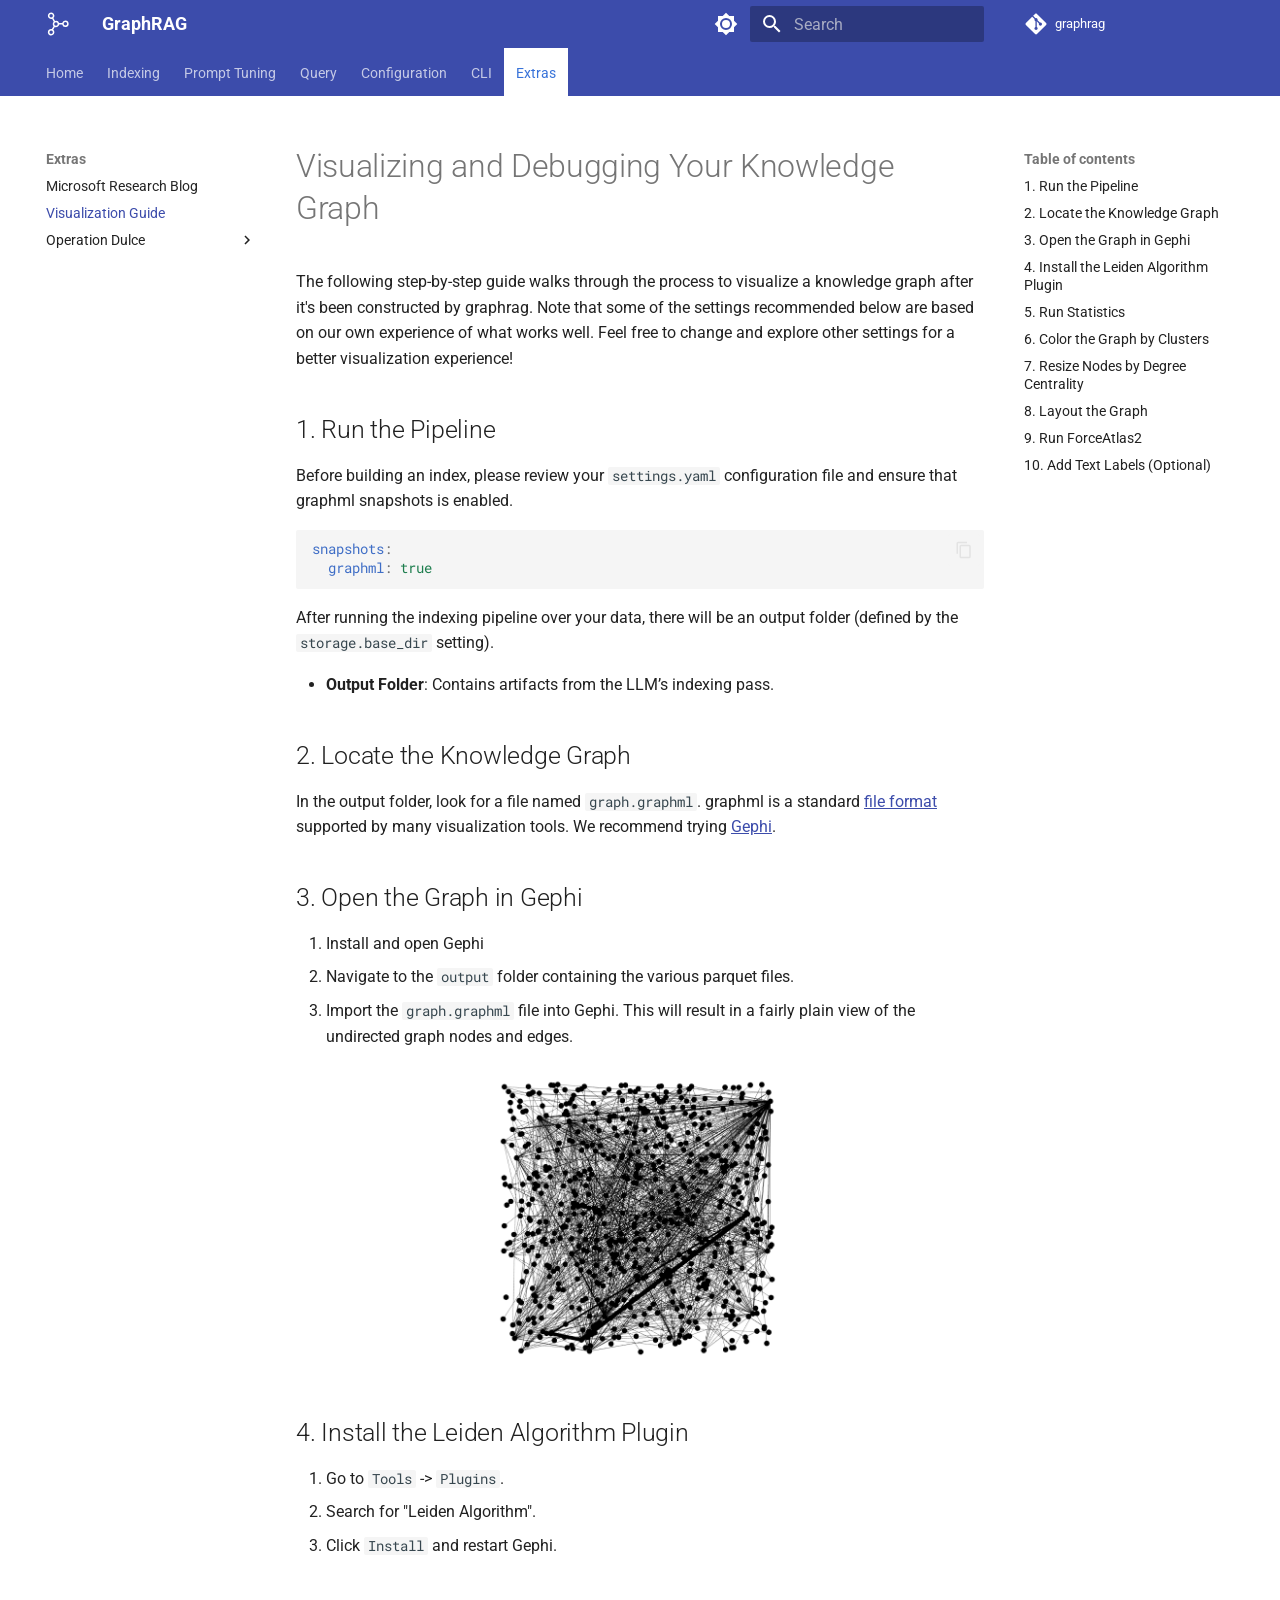
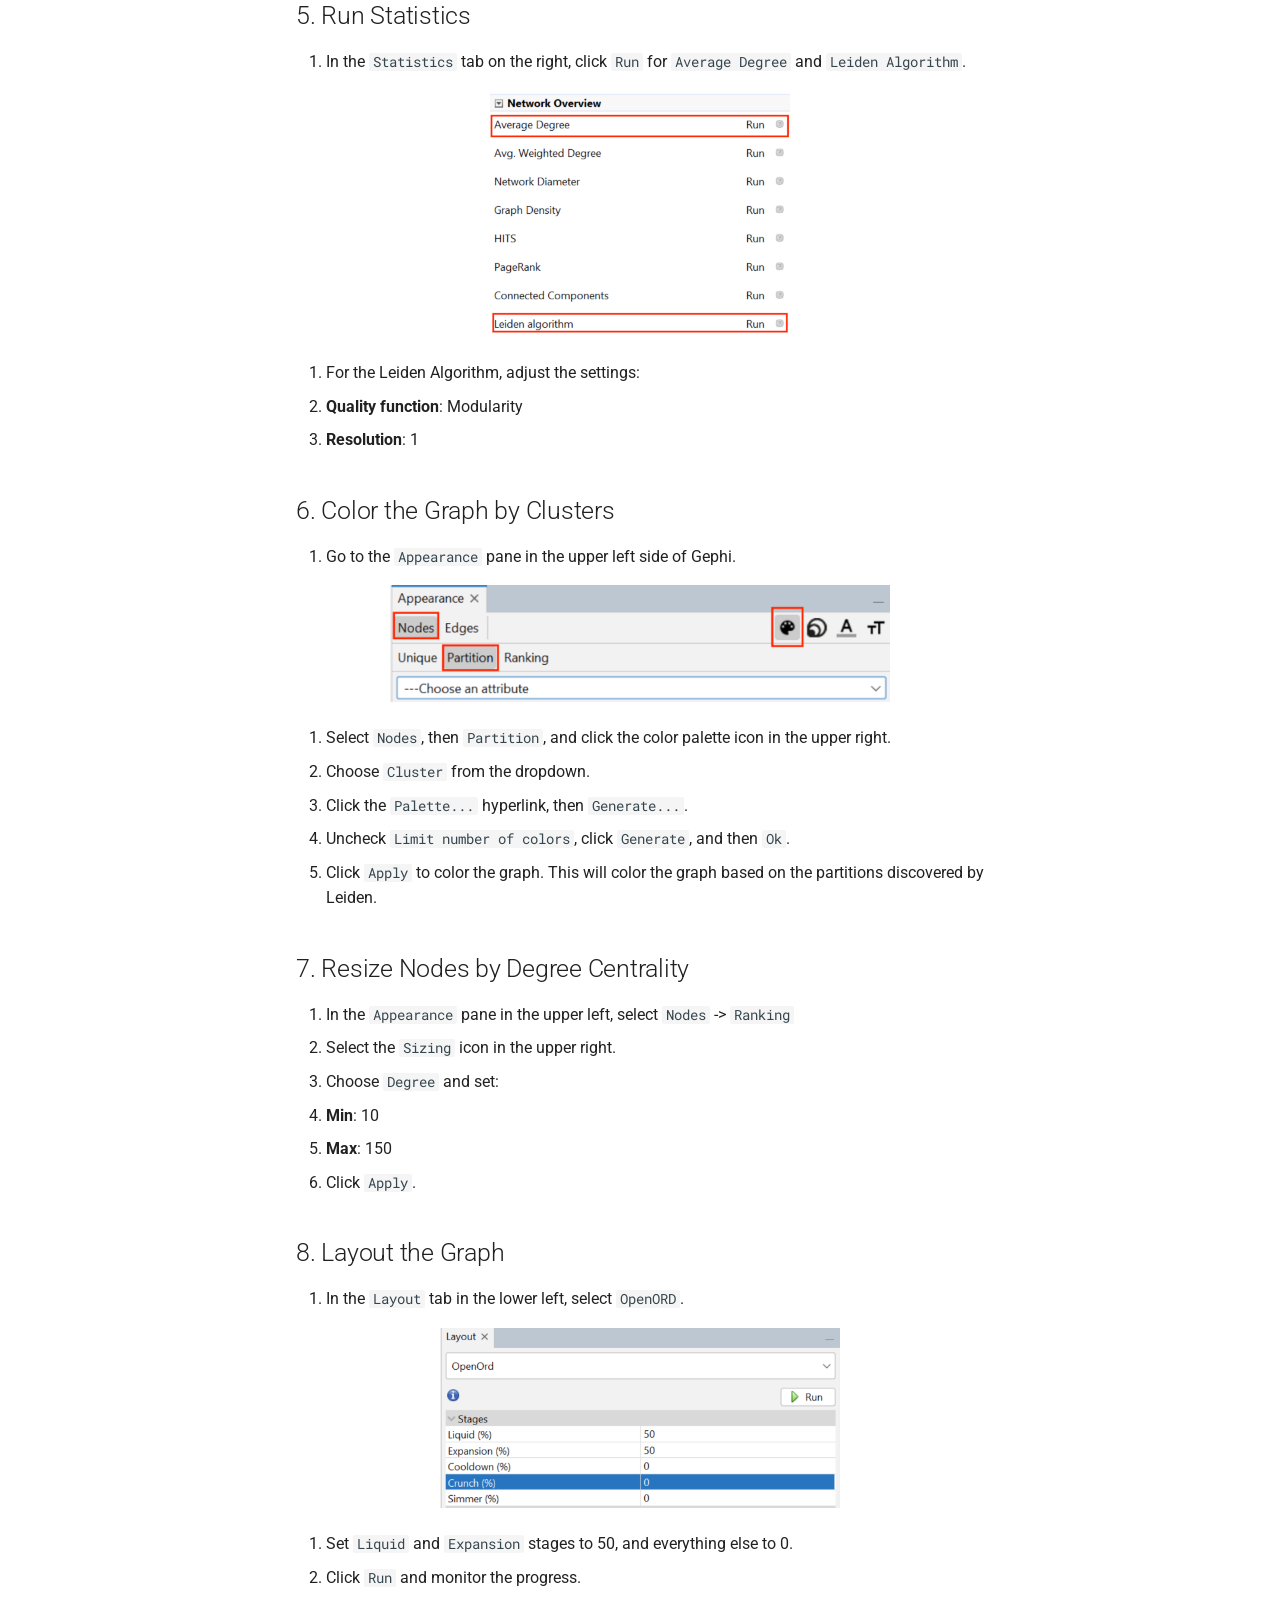
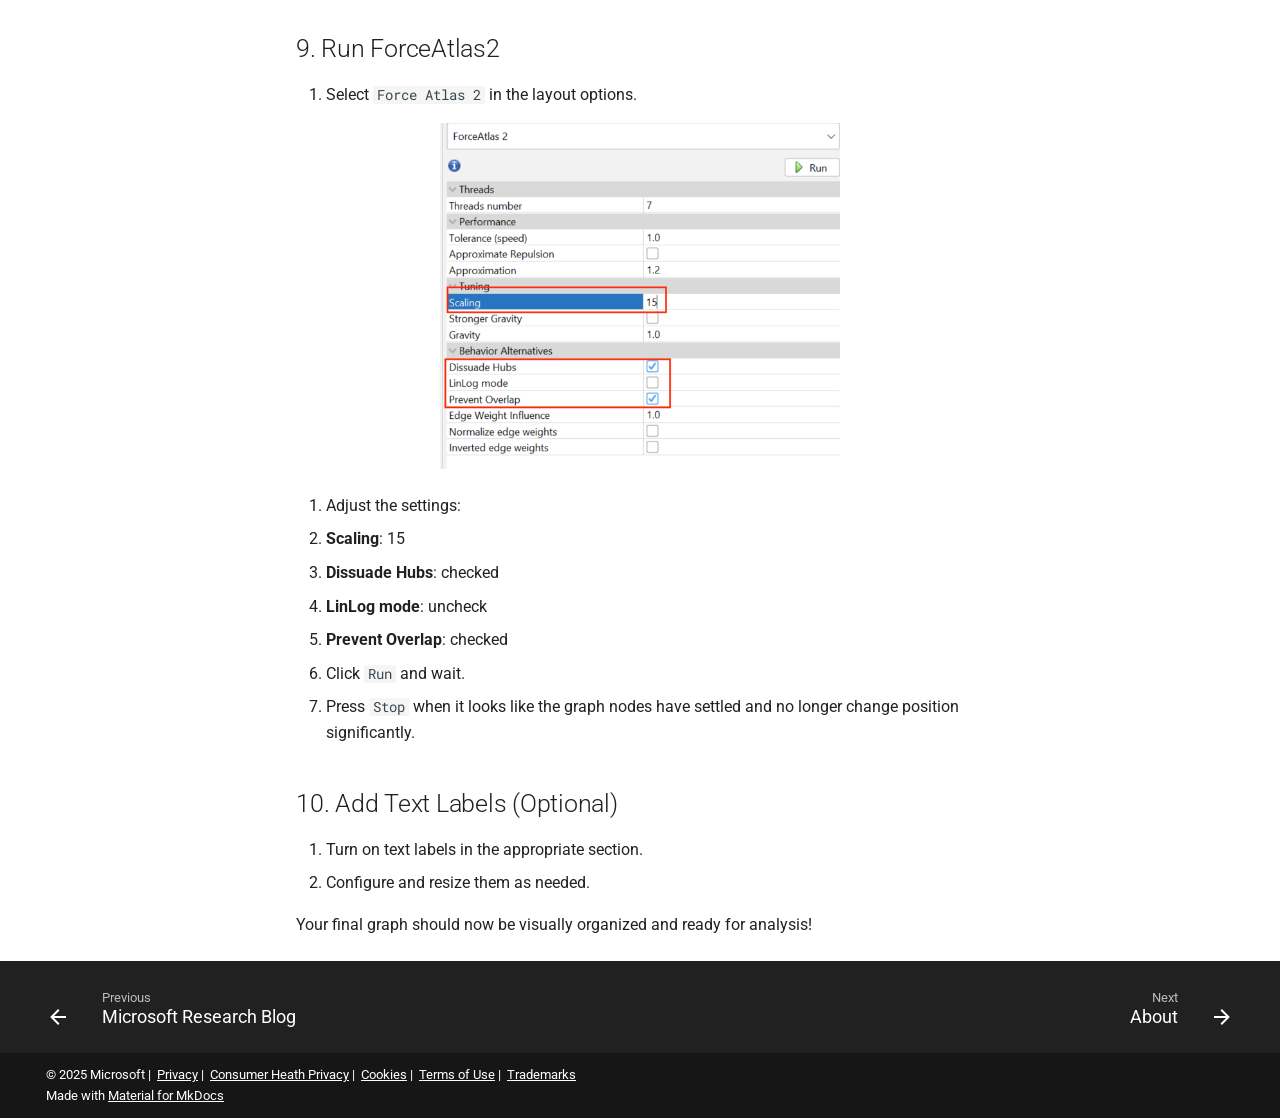
<file: visualization_guide/index.html>
<!doctype html>
<html lang="en" class="no-js">
  <head>
    
      <meta charset="utf-8">
      <meta name="viewport" content="width=device-width,initial-scale=1">
      
      
      
      
        <link rel="prev" href="../blog_posts/">
      
      
        <link rel="next" href="../data/operation_dulce/ABOUT/">
      
      
        
      
      
      <link rel="icon" href="../assets/images/favicon.png">
      <meta name="generator" content="mkdocs-1.6.1, mkdocs-material-9.7.7">
    
    
      
        <title>Visualization Guide - GraphRAG</title>
      
    
    
      <link rel="stylesheet" href="../assets/stylesheets/main.ec1eaa64.min.css">
      
        
        <link rel="stylesheet" href="../assets/stylesheets/palette.ab4e12ef.min.css">
      
      


    
    
      
        <script src="https://wcpstatic.microsoft.com/mscc/lib/v2/wcp-consent.js"></script>
      
    
    
      
        
        
        <link rel="preconnect" href="https://fonts.gstatic.com" crossorigin>
        <link rel="stylesheet" href="https://fonts.googleapis.com/css?family=Roboto:300,300i,400,400i,700,700i%7CRoboto+Mono:400,400i,700,700i&display=fallback">
        <style>:root{--md-text-font:"Roboto";--md-code-font:"Roboto Mono"}</style>
      
    
    
      <link rel="stylesheet" href="../stylesheets/extra.css">
    
    <script>__md_scope=new URL("..",location),__md_hash=e=>[...e].reduce(((e,_)=>(e<<5)-e+_.charCodeAt(0)),0),__md_get=(e,_=localStorage,t=__md_scope)=>JSON.parse(_.getItem(t.pathname+"."+e)),__md_set=(e,_,t=localStorage,a=__md_scope)=>{try{t.setItem(a.pathname+"."+e,JSON.stringify(_))}catch(e){}}</script>
    
      

    
    
  </head>
  
  
    
    
      
    
    
    
    
    <body dir="ltr" data-md-color-scheme="default" data-md-color-primary="indigo" data-md-color-accent="indigo">
  
    
    <input class="md-toggle" data-md-toggle="drawer" type="checkbox" id="__drawer" autocomplete="off">
    <input class="md-toggle" data-md-toggle="search" type="checkbox" id="__search" autocomplete="off">
    <label class="md-overlay" for="__drawer"></label>
    <div data-md-component="skip">
      
        
        <a href="#visualizing-and-debugging-your-knowledge-graph" class="md-skip">
          Skip to content
        </a>
      
    </div>
    <div data-md-component="announce">
      
    </div>
    
    
      

<header class="md-header" data-md-component="header">
  <nav class="md-header__inner md-grid" aria-label="Header">
    <a href=".." title="GraphRAG" class="md-header__button md-logo" aria-label="GraphRAG" data-md-component="logo">
      
  
  <svg xmlns="http://www.w3.org/2000/svg" viewBox="0 0 24 24"><path d="M19.375 8.5a3.25 3.25 0 1 1-3.163 4h-3a3.252 3.252 0 0 1-4.443 2.509L7.214 17.76a3.25 3.25 0 1 1-1.342-.674l1.672-2.957A3.24 3.24 0 0 1 6.75 12c0-.907.371-1.727.97-2.316L6.117 6.846A3.253 3.253 0 0 1 1.875 3.75a3.25 3.25 0 1 1 5.526 2.32l1.603 2.836A3.25 3.25 0 0 1 13.093 11h3.119a3.25 3.25 0 0 1 3.163-2.5M10 10.25a1.75 1.75 0 1 0-.001 3.499A1.75 1.75 0 0 0 10 10.25M5.125 2a1.75 1.75 0 1 0 0 3.5 1.75 1.75 0 0 0 0-3.5m12.5 9.75a1.75 1.75 0 1 0 3.5 0 1.75 1.75 0 0 0-3.5 0m-14.25 8.5a1.75 1.75 0 1 0 3.501-.001 1.75 1.75 0 0 0-3.501.001"/></svg>

    </a>
    <label class="md-header__button md-icon" for="__drawer">
      
      <svg xmlns="http://www.w3.org/2000/svg" viewBox="0 0 24 24"><path d="M3 6h18v2H3zm0 5h18v2H3zm0 5h18v2H3z"/></svg>
    </label>
    <div class="md-header__title" data-md-component="header-title">
      <div class="md-header__ellipsis">
        <div class="md-header__topic">
          <span class="md-ellipsis">
            GraphRAG
          </span>
        </div>
        <div class="md-header__topic" data-md-component="header-topic">
          <span class="md-ellipsis">
            
              Visualization Guide
            
          </span>
        </div>
      </div>
    </div>
    
      
        <form class="md-header__option" data-md-component="palette">
  
    
    
    
    <input class="md-option" data-md-color-media="" data-md-color-scheme="default" data-md-color-primary="indigo" data-md-color-accent="indigo"  aria-label="Switch to dark mode"  type="radio" name="__palette" id="__palette_0">
    
      <label class="md-header__button md-icon" title="Switch to dark mode" for="__palette_1" hidden>
        <svg xmlns="http://www.w3.org/2000/svg" viewBox="0 0 24 24"><path d="M12 8a4 4 0 0 0-4 4 4 4 0 0 0 4 4 4 4 0 0 0 4-4 4 4 0 0 0-4-4m0 10a6 6 0 0 1-6-6 6 6 0 0 1 6-6 6 6 0 0 1 6 6 6 6 0 0 1-6 6m8-9.31V4h-4.69L12 .69 8.69 4H4v4.69L.69 12 4 15.31V20h4.69L12 23.31 15.31 20H20v-4.69L23.31 12z"/></svg>
      </label>
    
  
    
    
    
    <input class="md-option" data-md-color-media="" data-md-color-scheme="slate" data-md-color-primary="indigo" data-md-color-accent="indigo"  aria-label="Switch to light mode"  type="radio" name="__palette" id="__palette_1">
    
      <label class="md-header__button md-icon" title="Switch to light mode" for="__palette_0" hidden>
        <svg xmlns="http://www.w3.org/2000/svg" viewBox="0 0 24 24"><path d="M12 18c-.89 0-1.74-.2-2.5-.55C11.56 16.5 13 14.42 13 12s-1.44-4.5-3.5-5.45C10.26 6.2 11.11 6 12 6a6 6 0 0 1 6 6 6 6 0 0 1-6 6m8-9.31V4h-4.69L12 .69 8.69 4H4v4.69L.69 12 4 15.31V20h4.69L12 23.31 15.31 20H20v-4.69L23.31 12z"/></svg>
      </label>
    
  
</form>
      
    
    
      <script>var palette=__md_get("__palette");if(palette&&palette.color){if("(prefers-color-scheme)"===palette.color.media){var media=matchMedia("(prefers-color-scheme: light)"),input=document.querySelector(media.matches?"[data-md-color-media='(prefers-color-scheme: light)']":"[data-md-color-media='(prefers-color-scheme: dark)']");palette.color.media=input.getAttribute("data-md-color-media"),palette.color.scheme=input.getAttribute("data-md-color-scheme"),palette.color.primary=input.getAttribute("data-md-color-primary"),palette.color.accent=input.getAttribute("data-md-color-accent")}for(var[key,value]of Object.entries(palette.color))document.body.setAttribute("data-md-color-"+key,value)}</script>
    
    
    
      
      
        <label class="md-header__button md-icon" for="__search">
          
          <svg xmlns="http://www.w3.org/2000/svg" viewBox="0 0 24 24"><path d="M9.5 3A6.5 6.5 0 0 1 16 9.5c0 1.61-.59 3.09-1.56 4.23l.27.27h.79l5 5-1.5 1.5-5-5v-.79l-.27-.27A6.52 6.52 0 0 1 9.5 16 6.5 6.5 0 0 1 3 9.5 6.5 6.5 0 0 1 9.5 3m0 2C7 5 5 7 5 9.5S7 14 9.5 14 14 12 14 9.5 12 5 9.5 5"/></svg>
        </label>
        <div class="md-search" data-md-component="search" role="dialog">
  <label class="md-search__overlay" for="__search"></label>
  <div class="md-search__inner" role="search">
    <form class="md-search__form" name="search">
      <input type="text" class="md-search__input" name="query" aria-label="Search" placeholder="Search" autocapitalize="off" autocorrect="off" autocomplete="off" spellcheck="false" data-md-component="search-query" required>
      <label class="md-search__icon md-icon" for="__search">
        
        <svg xmlns="http://www.w3.org/2000/svg" viewBox="0 0 24 24"><path d="M9.5 3A6.5 6.5 0 0 1 16 9.5c0 1.61-.59 3.09-1.56 4.23l.27.27h.79l5 5-1.5 1.5-5-5v-.79l-.27-.27A6.52 6.52 0 0 1 9.5 16 6.5 6.5 0 0 1 3 9.5 6.5 6.5 0 0 1 9.5 3m0 2C7 5 5 7 5 9.5S7 14 9.5 14 14 12 14 9.5 12 5 9.5 5"/></svg>
        
        <svg xmlns="http://www.w3.org/2000/svg" viewBox="0 0 24 24"><path d="M20 11v2H8l5.5 5.5-1.42 1.42L4.16 12l7.92-7.92L13.5 5.5 8 11z"/></svg>
      </label>
      <nav class="md-search__options" aria-label="Search">
        
        <button type="reset" class="md-search__icon md-icon" title="Clear" aria-label="Clear" tabindex="-1">
          
          <svg xmlns="http://www.w3.org/2000/svg" viewBox="0 0 24 24"><path d="M19 6.41 17.59 5 12 10.59 6.41 5 5 6.41 10.59 12 5 17.59 6.41 19 12 13.41 17.59 19 19 17.59 13.41 12z"/></svg>
        </button>
      </nav>
      
    </form>
    <div class="md-search__output">
      <div class="md-search__scrollwrap" tabindex="0" data-md-scrollfix>
        <div class="md-search-result" data-md-component="search-result">
          <div class="md-search-result__meta">
            Initializing search
          </div>
          <ol class="md-search-result__list" role="presentation"></ol>
        </div>
      </div>
    </div>
  </div>
</div>
      
    
    
      <div class="md-header__source">
        <a href="https://github.com/microsoft/graphrag" title="Go to repository" class="md-source" data-md-component="source">
  <div class="md-source__icon md-icon">
    
    <svg xmlns="http://www.w3.org/2000/svg" viewBox="0 0 448 512"><!--! Font Awesome Free 7.1.0 by @fontawesome - https://fontawesome.com License - https://fontawesome.com/license/free (Icons: CC BY 4.0, Fonts: SIL OFL 1.1, Code: MIT License) Copyright 2025 Fonticons, Inc.--><path d="M439.6 236.1 244 40.5c-5.4-5.5-12.8-8.5-20.4-8.5s-15 3-20.4 8.4L162.5 81l51.5 51.5c27.1-9.1 52.7 16.8 43.4 43.7l49.7 49.7c34.2-11.8 61.2 31 35.5 56.7-26.5 26.5-70.2-2.9-56-37.3L240.3 199v121.9c25.3 12.5 22.3 41.8 9.1 55-6.4 6.4-15.2 10.1-24.3 10.1s-17.8-3.6-24.3-10.1c-17.6-17.6-11.1-46.9 11.2-56v-123c-20.8-8.5-24.6-30.7-18.6-45L142.6 101 8.5 235.1C3 240.6 0 247.9 0 255.5s3 15 8.5 20.4l195.6 195.7c5.4 5.4 12.7 8.4 20.4 8.4s15-3 20.4-8.4l194.7-194.7c5.4-5.4 8.4-12.8 8.4-20.4s-3-15-8.4-20.4"/></svg>
  </div>
  <div class="md-source__repository">
    graphrag
  </div>
</a>
      </div>
    
  </nav>
  
</header>
    
    <div class="md-container" data-md-component="container">
      
      
        
          
            
<nav class="md-tabs" aria-label="Tabs" data-md-component="tabs">
  <div class="md-grid">
    <ul class="md-tabs__list">
      
        
  
  
  
  
    
    
      <li class="md-tabs__item">
        <a href=".." class="md-tabs__link">
          
  
  
  Home

        </a>
      </li>
    
  

      
        
  
  
  
  
    
    
      <li class="md-tabs__item">
        <a href="../index/overview/" class="md-tabs__link">
          
  
  
  Indexing

        </a>
      </li>
    
  

      
        
  
  
  
  
    
    
      <li class="md-tabs__item">
        <a href="../prompt_tuning/overview/" class="md-tabs__link">
          
  
  
  Prompt Tuning

        </a>
      </li>
    
  

      
        
  
  
  
  
    
    
      <li class="md-tabs__item">
        <a href="../query/overview/" class="md-tabs__link">
          
  
  
  Query

        </a>
      </li>
    
  

      
        
  
  
  
  
    
    
      <li class="md-tabs__item">
        <a href="../config/overview/" class="md-tabs__link">
          
  
  
  Configuration

        </a>
      </li>
    
  

      
        
  
  
  
  
    <li class="md-tabs__item">
      <a href="../cli/" class="md-tabs__link">
        
  
  
    
  
  CLI

      </a>
    </li>
  

      
        
  
  
  
    
  
  
    
    
      <li class="md-tabs__item md-tabs__item--active">
        <a href="../blog_posts/" class="md-tabs__link">
          
  
  
  Extras

        </a>
      </li>
    
  

      
    </ul>
  </div>
</nav>
          
        
      
      <main class="md-main" data-md-component="main">
        <div class="md-main__inner md-grid">
          
            
              
              <div class="md-sidebar md-sidebar--primary" data-md-component="sidebar" data-md-type="navigation" >
                <div class="md-sidebar__scrollwrap">
                  <div class="md-sidebar__inner">
                    


  


<nav class="md-nav md-nav--primary md-nav--lifted" aria-label="Navigation" data-md-level="0">
  <label class="md-nav__title" for="__drawer">
    <a href=".." title="GraphRAG" class="md-nav__button md-logo" aria-label="GraphRAG" data-md-component="logo">
      
  
  <svg xmlns="http://www.w3.org/2000/svg" viewBox="0 0 24 24"><path d="M19.375 8.5a3.25 3.25 0 1 1-3.163 4h-3a3.252 3.252 0 0 1-4.443 2.509L7.214 17.76a3.25 3.25 0 1 1-1.342-.674l1.672-2.957A3.24 3.24 0 0 1 6.75 12c0-.907.371-1.727.97-2.316L6.117 6.846A3.253 3.253 0 0 1 1.875 3.75a3.25 3.25 0 1 1 5.526 2.32l1.603 2.836A3.25 3.25 0 0 1 13.093 11h3.119a3.25 3.25 0 0 1 3.163-2.5M10 10.25a1.75 1.75 0 1 0-.001 3.499A1.75 1.75 0 0 0 10 10.25M5.125 2a1.75 1.75 0 1 0 0 3.5 1.75 1.75 0 0 0 0-3.5m12.5 9.75a1.75 1.75 0 1 0 3.5 0 1.75 1.75 0 0 0-3.5 0m-14.25 8.5a1.75 1.75 0 1 0 3.501-.001 1.75 1.75 0 0 0-3.501.001"/></svg>

    </a>
    GraphRAG
  </label>
  
    <div class="md-nav__source">
      <a href="https://github.com/microsoft/graphrag" title="Go to repository" class="md-source" data-md-component="source">
  <div class="md-source__icon md-icon">
    
    <svg xmlns="http://www.w3.org/2000/svg" viewBox="0 0 448 512"><!--! Font Awesome Free 7.1.0 by @fontawesome - https://fontawesome.com License - https://fontawesome.com/license/free (Icons: CC BY 4.0, Fonts: SIL OFL 1.1, Code: MIT License) Copyright 2025 Fonticons, Inc.--><path d="M439.6 236.1 244 40.5c-5.4-5.5-12.8-8.5-20.4-8.5s-15 3-20.4 8.4L162.5 81l51.5 51.5c27.1-9.1 52.7 16.8 43.4 43.7l49.7 49.7c34.2-11.8 61.2 31 35.5 56.7-26.5 26.5-70.2-2.9-56-37.3L240.3 199v121.9c25.3 12.5 22.3 41.8 9.1 55-6.4 6.4-15.2 10.1-24.3 10.1s-17.8-3.6-24.3-10.1c-17.6-17.6-11.1-46.9 11.2-56v-123c-20.8-8.5-24.6-30.7-18.6-45L142.6 101 8.5 235.1C3 240.6 0 247.9 0 255.5s3 15 8.5 20.4l195.6 195.7c5.4 5.4 12.7 8.4 20.4 8.4s15-3 20.4-8.4l194.7-194.7c5.4-5.4 8.4-12.8 8.4-20.4s-3-15-8.4-20.4"/></svg>
  </div>
  <div class="md-source__repository">
    graphrag
  </div>
</a>
    </div>
  
  <ul class="md-nav__list" data-md-scrollfix>
    
      
      
  
  
  
  
    
    
    
    
      
      
    
    
    <li class="md-nav__item md-nav__item--nested">
      
        
        
        <input class="md-nav__toggle md-toggle " type="checkbox" id="__nav_1" >
        
          
          <label class="md-nav__link" for="__nav_1" id="__nav_1_label" tabindex="0">
            
  
  
  <span class="md-ellipsis">
    
  
    Home
  

    
  </span>
  
  

            <span class="md-nav__icon md-icon"></span>
          </label>
        
        <nav class="md-nav" data-md-level="1" aria-labelledby="__nav_1_label" aria-expanded="false">
          <label class="md-nav__title" for="__nav_1">
            <span class="md-nav__icon md-icon"></span>
            
  
    Home
  

          </label>
          <ul class="md-nav__list" data-md-scrollfix>
            
              
                
  
  
  
  
    <li class="md-nav__item">
      <a href=".." class="md-nav__link">
        
  
  
  <span class="md-ellipsis">
    
  
    Welcome
  

    
  </span>
  
  

      </a>
    </li>
  

              
            
              
                
  
  
  
  
    <li class="md-nav__item">
      <a href="../get_started/" class="md-nav__link">
        
  
  
  <span class="md-ellipsis">
    
  
    Getting Started
  

    
  </span>
  
  

      </a>
    </li>
  

              
            
              
                
  
  
  
  
    <li class="md-nav__item">
      <a href="../developing/" class="md-nav__link">
        
  
  
  <span class="md-ellipsis">
    
  
    Development Guide
  

    
  </span>
  
  

      </a>
    </li>
  

              
            
          </ul>
        </nav>
      
    </li>
  

    
      
      
  
  
  
  
    
    
    
    
      
      
    
    
    <li class="md-nav__item md-nav__item--nested">
      
        
        
        <input class="md-nav__toggle md-toggle " type="checkbox" id="__nav_2" >
        
          
          <label class="md-nav__link" for="__nav_2" id="__nav_2_label" tabindex="0">
            
  
  
  <span class="md-ellipsis">
    
  
    Indexing
  

    
  </span>
  
  

            <span class="md-nav__icon md-icon"></span>
          </label>
        
        <nav class="md-nav" data-md-level="1" aria-labelledby="__nav_2_label" aria-expanded="false">
          <label class="md-nav__title" for="__nav_2">
            <span class="md-nav__icon md-icon"></span>
            
  
    Indexing
  

          </label>
          <ul class="md-nav__list" data-md-scrollfix>
            
              
                
  
  
  
  
    <li class="md-nav__item">
      <a href="../index/overview/" class="md-nav__link">
        
  
  
  <span class="md-ellipsis">
    
  
    Overview
  

    
  </span>
  
  

      </a>
    </li>
  

              
            
              
                
  
  
  
  
    <li class="md-nav__item">
      <a href="../index/architecture/" class="md-nav__link">
        
  
  
  <span class="md-ellipsis">
    
  
    Architecture
  

    
  </span>
  
  

      </a>
    </li>
  

              
            
              
                
  
  
  
  
    <li class="md-nav__item">
      <a href="../index/default_dataflow/" class="md-nav__link">
        
  
  
  <span class="md-ellipsis">
    
  
    Dataflow
  

    
  </span>
  
  

      </a>
    </li>
  

              
            
              
                
  
  
  
  
    <li class="md-nav__item">
      <a href="../index/methods/" class="md-nav__link">
        
  
  
  <span class="md-ellipsis">
    
  
    Methods
  

    
  </span>
  
  

      </a>
    </li>
  

              
            
              
                
  
  
  
  
    <li class="md-nav__item">
      <a href="../index/inputs/" class="md-nav__link">
        
  
  
  <span class="md-ellipsis">
    
  
    Inputs
  

    
  </span>
  
  

      </a>
    </li>
  

              
            
              
                
  
  
  
  
    <li class="md-nav__item">
      <a href="../index/outputs/" class="md-nav__link">
        
  
  
  <span class="md-ellipsis">
    
  
    Outputs
  

    
  </span>
  
  

      </a>
    </li>
  

              
            
              
                
  
  
  
  
    <li class="md-nav__item">
      <a href="../index/byog/" class="md-nav__link">
        
  
  
  <span class="md-ellipsis">
    
  
    Custom Graphs
  

    
  </span>
  
  

      </a>
    </li>
  

              
            
          </ul>
        </nav>
      
    </li>
  

    
      
      
  
  
  
  
    
    
    
    
      
      
    
    
    <li class="md-nav__item md-nav__item--nested">
      
        
        
        <input class="md-nav__toggle md-toggle " type="checkbox" id="__nav_3" >
        
          
          <label class="md-nav__link" for="__nav_3" id="__nav_3_label" tabindex="0">
            
  
  
  <span class="md-ellipsis">
    
  
    Prompt Tuning
  

    
  </span>
  
  

            <span class="md-nav__icon md-icon"></span>
          </label>
        
        <nav class="md-nav" data-md-level="1" aria-labelledby="__nav_3_label" aria-expanded="false">
          <label class="md-nav__title" for="__nav_3">
            <span class="md-nav__icon md-icon"></span>
            
  
    Prompt Tuning
  

          </label>
          <ul class="md-nav__list" data-md-scrollfix>
            
              
                
  
  
  
  
    <li class="md-nav__item">
      <a href="../prompt_tuning/overview/" class="md-nav__link">
        
  
  
  <span class="md-ellipsis">
    
  
    Overview
  

    
  </span>
  
  

      </a>
    </li>
  

              
            
              
                
  
  
  
  
    <li class="md-nav__item">
      <a href="../prompt_tuning/auto_prompt_tuning/" class="md-nav__link">
        
  
  
  <span class="md-ellipsis">
    
  
    Auto Tuning
  

    
  </span>
  
  

      </a>
    </li>
  

              
            
              
                
  
  
  
  
    <li class="md-nav__item">
      <a href="../prompt_tuning/manual_prompt_tuning/" class="md-nav__link">
        
  
  
  <span class="md-ellipsis">
    
  
    Manual Tuning
  

    
  </span>
  
  

      </a>
    </li>
  

              
            
          </ul>
        </nav>
      
    </li>
  

    
      
      
  
  
  
  
    
    
    
    
      
      
    
    
    <li class="md-nav__item md-nav__item--nested">
      
        
        
        <input class="md-nav__toggle md-toggle " type="checkbox" id="__nav_4" >
        
          
          <label class="md-nav__link" for="__nav_4" id="__nav_4_label" tabindex="0">
            
  
  
  <span class="md-ellipsis">
    
  
    Query
  

    
  </span>
  
  

            <span class="md-nav__icon md-icon"></span>
          </label>
        
        <nav class="md-nav" data-md-level="1" aria-labelledby="__nav_4_label" aria-expanded="false">
          <label class="md-nav__title" for="__nav_4">
            <span class="md-nav__icon md-icon"></span>
            
  
    Query
  

          </label>
          <ul class="md-nav__list" data-md-scrollfix>
            
              
                
  
  
  
  
    <li class="md-nav__item">
      <a href="../query/overview/" class="md-nav__link">
        
  
  
  <span class="md-ellipsis">
    
  
    Overview
  

    
  </span>
  
  

      </a>
    </li>
  

              
            
              
                
  
  
  
  
    <li class="md-nav__item">
      <a href="../query/global_search/" class="md-nav__link">
        
  
  
  <span class="md-ellipsis">
    
  
    Global Search
  

    
  </span>
  
  

      </a>
    </li>
  

              
            
              
                
  
  
  
  
    <li class="md-nav__item">
      <a href="../query/local_search/" class="md-nav__link">
        
  
  
  <span class="md-ellipsis">
    
  
    Local Search
  

    
  </span>
  
  

      </a>
    </li>
  

              
            
              
                
  
  
  
  
    <li class="md-nav__item">
      <a href="../query/drift_search/" class="md-nav__link">
        
  
  
  <span class="md-ellipsis">
    
  
    DRIFT Search
  

    
  </span>
  
  

      </a>
    </li>
  

              
            
              
                
  
  
  
  
    <li class="md-nav__item">
      <a href="../query/question_generation/" class="md-nav__link">
        
  
  
  <span class="md-ellipsis">
    
  
    Question Generation
  

    
  </span>
  
  

      </a>
    </li>
  

              
            
              
                
  
  
  
  
    
    
    
    
      
      
    
    
    <li class="md-nav__item md-nav__item--nested">
      
        
        
        <input class="md-nav__toggle md-toggle " type="checkbox" id="__nav_4_6" >
        
          
          <label class="md-nav__link" for="__nav_4_6" id="__nav_4_6_label" tabindex="0">
            
  
  
  <span class="md-ellipsis">
    
  
    Notebooks
  

    
  </span>
  
  

            <span class="md-nav__icon md-icon"></span>
          </label>
        
        <nav class="md-nav" data-md-level="2" aria-labelledby="__nav_4_6_label" aria-expanded="false">
          <label class="md-nav__title" for="__nav_4_6">
            <span class="md-nav__icon md-icon"></span>
            
  
    Notebooks
  

          </label>
          <ul class="md-nav__list" data-md-scrollfix>
            
              
                
  
  
  
  
    <li class="md-nav__item">
      <a href="../query/notebooks/overview/" class="md-nav__link">
        
  
  
  <span class="md-ellipsis">
    
  
    Overview
  

    
  </span>
  
  

      </a>
    </li>
  

              
            
              
                
  
  
  
  
    <li class="md-nav__item">
      <a href="../examples_notebooks/global_search/" class="md-nav__link">
        
  
  
  <span class="md-ellipsis">
    
  
    Global Search
  

    
  </span>
  
  

      </a>
    </li>
  

              
            
              
                
  
  
  
  
    <li class="md-nav__item">
      <a href="../examples_notebooks/local_search/" class="md-nav__link">
        
  
  
  <span class="md-ellipsis">
    
  
    Local Search
  

    
  </span>
  
  

      </a>
    </li>
  

              
            
              
                
  
  
  
  
    <li class="md-nav__item">
      <a href="../examples_notebooks/drift_search/" class="md-nav__link">
        
  
  
  <span class="md-ellipsis">
    
  
    DRIFT Search
  

    
  </span>
  
  

      </a>
    </li>
  

              
            
          </ul>
        </nav>
      
    </li>
  

              
            
          </ul>
        </nav>
      
    </li>
  

    
      
      
  
  
  
  
    
    
    
    
      
      
    
    
    <li class="md-nav__item md-nav__item--nested">
      
        
        
        <input class="md-nav__toggle md-toggle " type="checkbox" id="__nav_5" >
        
          
          <label class="md-nav__link" for="__nav_5" id="__nav_5_label" tabindex="0">
            
  
  
  <span class="md-ellipsis">
    
  
    Configuration
  

    
  </span>
  
  

            <span class="md-nav__icon md-icon"></span>
          </label>
        
        <nav class="md-nav" data-md-level="1" aria-labelledby="__nav_5_label" aria-expanded="false">
          <label class="md-nav__title" for="__nav_5">
            <span class="md-nav__icon md-icon"></span>
            
  
    Configuration
  

          </label>
          <ul class="md-nav__list" data-md-scrollfix>
            
              
                
  
  
  
  
    <li class="md-nav__item">
      <a href="../config/overview/" class="md-nav__link">
        
  
  
  <span class="md-ellipsis">
    
  
    Overview
  

    
  </span>
  
  

      </a>
    </li>
  

              
            
              
                
  
  
  
  
    <li class="md-nav__item">
      <a href="../config/init/" class="md-nav__link">
        
  
  
  <span class="md-ellipsis">
    
  
    Init Command
  

    
  </span>
  
  

      </a>
    </li>
  

              
            
              
                
  
  
  
  
    <li class="md-nav__item">
      <a href="../config/yaml/" class="md-nav__link">
        
  
  
  <span class="md-ellipsis">
    
  
    Detailed Configuration
  

    
  </span>
  
  

      </a>
    </li>
  

              
            
              
                
  
  
  
  
    <li class="md-nav__item">
      <a href="../config/models/" class="md-nav__link">
        
  
  
  <span class="md-ellipsis">
    
  
    Language Model Selection
  

    
  </span>
  
  

      </a>
    </li>
  

              
            
          </ul>
        </nav>
      
    </li>
  

    
      
      
  
  
  
  
    <li class="md-nav__item">
      <a href="../cli/" class="md-nav__link">
        
  
  
  <span class="md-ellipsis">
    
  
    CLI
  

    
  </span>
  
  

      </a>
    </li>
  

    
      
      
  
  
    
  
  
  
    
    
    
    
      
        
        
      
      
    
    
    <li class="md-nav__item md-nav__item--active md-nav__item--section md-nav__item--nested">
      
        
        
        <input class="md-nav__toggle md-toggle " type="checkbox" id="__nav_7" checked>
        
          
          <label class="md-nav__link" for="__nav_7" id="__nav_7_label" tabindex="">
            
  
  
  <span class="md-ellipsis">
    
  
    Extras
  

    
  </span>
  
  

            <span class="md-nav__icon md-icon"></span>
          </label>
        
        <nav class="md-nav" data-md-level="1" aria-labelledby="__nav_7_label" aria-expanded="true">
          <label class="md-nav__title" for="__nav_7">
            <span class="md-nav__icon md-icon"></span>
            
  
    Extras
  

          </label>
          <ul class="md-nav__list" data-md-scrollfix>
            
              
                
  
  
  
  
    <li class="md-nav__item">
      <a href="../blog_posts/" class="md-nav__link">
        
  
  
  <span class="md-ellipsis">
    
  
    Microsoft Research Blog
  

    
  </span>
  
  

      </a>
    </li>
  

              
            
              
                
  
  
    
  
  
  
    <li class="md-nav__item md-nav__item--active">
      
      <input class="md-nav__toggle md-toggle" type="checkbox" id="__toc">
      
      
        
      
      
        <label class="md-nav__link md-nav__link--active" for="__toc">
          
  
  
  <span class="md-ellipsis">
    
  
    Visualization Guide
  

    
  </span>
  
  

          <span class="md-nav__icon md-icon"></span>
        </label>
      
      <a href="./" class="md-nav__link md-nav__link--active">
        
  
  
  <span class="md-ellipsis">
    
  
    Visualization Guide
  

    
  </span>
  
  

      </a>
      
        

<nav class="md-nav md-nav--secondary" aria-label="Table of contents">
  
  
  
    
  
  
    <label class="md-nav__title" for="__toc">
      <span class="md-nav__icon md-icon"></span>
      Table of contents
    </label>
    <ul class="md-nav__list" data-md-component="toc" data-md-scrollfix>
      
        <li class="md-nav__item">
  <a href="#1-run-the-pipeline" class="md-nav__link">
    <span class="md-ellipsis">
      
        1. Run the Pipeline
      
    </span>
  </a>
  
</li>
      
        <li class="md-nav__item">
  <a href="#2-locate-the-knowledge-graph" class="md-nav__link">
    <span class="md-ellipsis">
      
        2. Locate the Knowledge Graph
      
    </span>
  </a>
  
</li>
      
        <li class="md-nav__item">
  <a href="#3-open-the-graph-in-gephi" class="md-nav__link">
    <span class="md-ellipsis">
      
        3. Open the Graph in Gephi
      
    </span>
  </a>
  
</li>
      
        <li class="md-nav__item">
  <a href="#4-install-the-leiden-algorithm-plugin" class="md-nav__link">
    <span class="md-ellipsis">
      
        4. Install the Leiden Algorithm Plugin
      
    </span>
  </a>
  
</li>
      
        <li class="md-nav__item">
  <a href="#5-run-statistics" class="md-nav__link">
    <span class="md-ellipsis">
      
        5. Run Statistics
      
    </span>
  </a>
  
</li>
      
        <li class="md-nav__item">
  <a href="#6-color-the-graph-by-clusters" class="md-nav__link">
    <span class="md-ellipsis">
      
        6. Color the Graph by Clusters
      
    </span>
  </a>
  
</li>
      
        <li class="md-nav__item">
  <a href="#7-resize-nodes-by-degree-centrality" class="md-nav__link">
    <span class="md-ellipsis">
      
        7. Resize Nodes by Degree Centrality
      
    </span>
  </a>
  
</li>
      
        <li class="md-nav__item">
  <a href="#8-layout-the-graph" class="md-nav__link">
    <span class="md-ellipsis">
      
        8. Layout the Graph
      
    </span>
  </a>
  
</li>
      
        <li class="md-nav__item">
  <a href="#9-run-forceatlas2" class="md-nav__link">
    <span class="md-ellipsis">
      
        9. Run ForceAtlas2
      
    </span>
  </a>
  
</li>
      
        <li class="md-nav__item">
  <a href="#10-add-text-labels-optional" class="md-nav__link">
    <span class="md-ellipsis">
      
        10. Add Text Labels (Optional)
      
    </span>
  </a>
  
</li>
      
    </ul>
  
</nav>
      
    </li>
  

              
            
              
                
  
  
  
  
    
    
    
    
      
      
    
    
    <li class="md-nav__item md-nav__item--nested">
      
        
        
        <input class="md-nav__toggle md-toggle " type="checkbox" id="__nav_7_3" >
        
          
          <label class="md-nav__link" for="__nav_7_3" id="__nav_7_3_label" tabindex="0">
            
  
  
  <span class="md-ellipsis">
    
  
    Operation Dulce
  

    
  </span>
  
  

            <span class="md-nav__icon md-icon"></span>
          </label>
        
        <nav class="md-nav" data-md-level="2" aria-labelledby="__nav_7_3_label" aria-expanded="false">
          <label class="md-nav__title" for="__nav_7_3">
            <span class="md-nav__icon md-icon"></span>
            
  
    Operation Dulce
  

          </label>
          <ul class="md-nav__list" data-md-scrollfix>
            
              
                
  
  
  
  
    <li class="md-nav__item">
      <a href="../data/operation_dulce/ABOUT/" class="md-nav__link">
        
  
  
  <span class="md-ellipsis">
    
  
    About
  

    
  </span>
  
  

      </a>
    </li>
  

              
            
              
                
  
  
  
  
    <li class="md-nav__item">
      <a href="../data/operation_dulce/Operation%20Dulce%20v2%201%201/" class="md-nav__link">
        
  
  
  <span class="md-ellipsis">
    
  
    Document
  

    
  </span>
  
  

      </a>
    </li>
  

              
            
          </ul>
        </nav>
      
    </li>
  

              
            
          </ul>
        </nav>
      
    </li>
  

    
  </ul>
</nav>
                  </div>
                </div>
              </div>
            
            
              
              <div class="md-sidebar md-sidebar--secondary" data-md-component="sidebar" data-md-type="toc" >
                <div class="md-sidebar__scrollwrap">
                  <div class="md-sidebar__inner">
                    

<nav class="md-nav md-nav--secondary" aria-label="Table of contents">
  
  
  
    
  
  
    <label class="md-nav__title" for="__toc">
      <span class="md-nav__icon md-icon"></span>
      Table of contents
    </label>
    <ul class="md-nav__list" data-md-component="toc" data-md-scrollfix>
      
        <li class="md-nav__item">
  <a href="#1-run-the-pipeline" class="md-nav__link">
    <span class="md-ellipsis">
      
        1. Run the Pipeline
      
    </span>
  </a>
  
</li>
      
        <li class="md-nav__item">
  <a href="#2-locate-the-knowledge-graph" class="md-nav__link">
    <span class="md-ellipsis">
      
        2. Locate the Knowledge Graph
      
    </span>
  </a>
  
</li>
      
        <li class="md-nav__item">
  <a href="#3-open-the-graph-in-gephi" class="md-nav__link">
    <span class="md-ellipsis">
      
        3. Open the Graph in Gephi
      
    </span>
  </a>
  
</li>
      
        <li class="md-nav__item">
  <a href="#4-install-the-leiden-algorithm-plugin" class="md-nav__link">
    <span class="md-ellipsis">
      
        4. Install the Leiden Algorithm Plugin
      
    </span>
  </a>
  
</li>
      
        <li class="md-nav__item">
  <a href="#5-run-statistics" class="md-nav__link">
    <span class="md-ellipsis">
      
        5. Run Statistics
      
    </span>
  </a>
  
</li>
      
        <li class="md-nav__item">
  <a href="#6-color-the-graph-by-clusters" class="md-nav__link">
    <span class="md-ellipsis">
      
        6. Color the Graph by Clusters
      
    </span>
  </a>
  
</li>
      
        <li class="md-nav__item">
  <a href="#7-resize-nodes-by-degree-centrality" class="md-nav__link">
    <span class="md-ellipsis">
      
        7. Resize Nodes by Degree Centrality
      
    </span>
  </a>
  
</li>
      
        <li class="md-nav__item">
  <a href="#8-layout-the-graph" class="md-nav__link">
    <span class="md-ellipsis">
      
        8. Layout the Graph
      
    </span>
  </a>
  
</li>
      
        <li class="md-nav__item">
  <a href="#9-run-forceatlas2" class="md-nav__link">
    <span class="md-ellipsis">
      
        9. Run ForceAtlas2
      
    </span>
  </a>
  
</li>
      
        <li class="md-nav__item">
  <a href="#10-add-text-labels-optional" class="md-nav__link">
    <span class="md-ellipsis">
      
        10. Add Text Labels (Optional)
      
    </span>
  </a>
  
</li>
      
    </ul>
  
</nav>
                  </div>
                </div>
              </div>
            
          
          
            <div class="md-content" data-md-component="content">
              
              <article class="md-content__inner md-typeset">
                
                  


  
  


<h1 id="visualizing-and-debugging-your-knowledge-graph">Visualizing and Debugging Your Knowledge Graph</h1>
<p>The following step-by-step guide walks through the process to visualize a knowledge graph after it's been constructed by graphrag. Note that some of the settings recommended below are based on our own experience of what works well. Feel free to change and explore other settings for a better visualization experience!</p>
<h2 id="1-run-the-pipeline">1. Run the Pipeline</h2>
<p>Before building an index, please review your <code>settings.yaml</code> configuration file and ensure that graphml snapshots is enabled.
<div class="highlight"><pre><span></span><code><a id="__codelineno-0-1" name="__codelineno-0-1" href="#__codelineno-0-1"></a><span class="nt">snapshots</span><span class="p">:</span>
<a id="__codelineno-0-2" name="__codelineno-0-2" href="#__codelineno-0-2"></a><span class="w">  </span><span class="nt">graphml</span><span class="p">:</span><span class="w"> </span><span class="l l-Scalar l-Scalar-Plain">true</span>
</code></pre></div>
After running the indexing pipeline over your data, there will be an output folder (defined by the <code>storage.base_dir</code> setting).</p>
<ul>
<li><strong>Output Folder</strong>: Contains artifacts from the LLM’s indexing pass.</li>
</ul>
<h2 id="2-locate-the-knowledge-graph">2. Locate the Knowledge Graph</h2>
<p>In the output folder, look for a file named <code>graph.graphml</code>. graphml is a standard <a href="http://graphml.graphdrawing.org">file format</a> supported by many visualization tools. We recommend trying <a href="https://gephi.org">Gephi</a>.</p>
<h2 id="3-open-the-graph-in-gephi">3. Open the Graph in Gephi</h2>
<ol>
<li>Install and open Gephi</li>
<li>Navigate to the <code>output</code> folder containing the various parquet files.</li>
<li>Import the <code>graph.graphml</code> file into Gephi. This will result in a fairly plain view of the undirected graph nodes and edges.</li>
</ol>
<p align="center">
   <img src="../img/viz_guide/gephi-initial-graph-example.png" alt="A basic graph visualization by Gephi" width="300"/>
</p>

<h2 id="4-install-the-leiden-algorithm-plugin">4. Install the Leiden Algorithm Plugin</h2>
<ol>
<li>Go to <code>Tools</code> -&gt; <code>Plugins</code>.</li>
<li>Search for "Leiden Algorithm".</li>
<li>Click <code>Install</code> and restart Gephi.</li>
</ol>
<h2 id="5-run-statistics">5. Run Statistics</h2>
<ol>
<li>In the <code>Statistics</code> tab on the right, click <code>Run</code> for <code>Average Degree</code> and <code>Leiden Algorithm</code>.</li>
</ol>
<p align="center">
   <img src="../img/viz_guide/gephi-network-overview-settings.png" alt="A view of Gephi's network overview settings" width="300"/>
</p>

<ol>
<li>For the Leiden Algorithm, adjust the settings:</li>
<li><strong>Quality function</strong>: Modularity</li>
<li><strong>Resolution</strong>: 1</li>
</ol>
<h2 id="6-color-the-graph-by-clusters">6. Color the Graph by Clusters</h2>
<ol>
<li>Go to the <code>Appearance</code> pane in the upper left side of Gephi.</li>
</ol>
<p align="center">
   <img src="../img/viz_guide/gephi-appearance-pane.png" alt="A view of Gephi's appearance pane" width="500"/>
</p>

<ol>
<li>Select <code>Nodes</code>, then <code>Partition</code>, and click the color palette icon in the upper right.</li>
<li>Choose <code>Cluster</code> from the dropdown.</li>
<li>Click the <code>Palette...</code> hyperlink, then <code>Generate...</code>.</li>
<li>Uncheck <code>Limit number of colors</code>, click <code>Generate</code>, and then <code>Ok</code>.</li>
<li>Click <code>Apply</code> to color the graph. This will color the graph based on the partitions discovered by Leiden.</li>
</ol>
<h2 id="7-resize-nodes-by-degree-centrality">7. Resize Nodes by Degree Centrality</h2>
<ol>
<li>In the <code>Appearance</code> pane in the upper left, select <code>Nodes</code> -&gt; <code>Ranking</code></li>
<li>Select the <code>Sizing</code> icon in the upper right.</li>
<li>Choose <code>Degree</code> and set:</li>
<li><strong>Min</strong>: 10</li>
<li><strong>Max</strong>: 150</li>
<li>Click <code>Apply</code>.</li>
</ol>
<h2 id="8-layout-the-graph">8. Layout the Graph</h2>
<ol>
<li>In the <code>Layout</code> tab in the lower left, select <code>OpenORD</code>.</li>
</ol>
<p align="center">
   <img src="../img/viz_guide/gephi-layout-pane.png" alt="A view of Gephi's layout pane" width="400"/>
</p>

<ol>
<li>Set <code>Liquid</code> and <code>Expansion</code> stages to 50, and everything else to 0.</li>
<li>Click <code>Run</code> and monitor the progress.</li>
</ol>
<h2 id="9-run-forceatlas2">9. Run ForceAtlas2</h2>
<ol>
<li>Select <code>Force Atlas 2</code> in the layout options.</li>
</ol>
<p align="center">
   <img src="../img/viz_guide/gephi-layout-forceatlas2-pane.png" alt="A view of Gephi's ForceAtlas2 layout pane" width="400"/>
</p>

<ol>
<li>Adjust the settings:</li>
<li><strong>Scaling</strong>: 15</li>
<li><strong>Dissuade Hubs</strong>: checked</li>
<li><strong>LinLog mode</strong>: uncheck</li>
<li><strong>Prevent Overlap</strong>: checked</li>
<li>Click <code>Run</code> and wait.</li>
<li>Press <code>Stop</code> when it looks like the graph nodes have settled and no longer change position significantly.</li>
</ol>
<h2 id="10-add-text-labels-optional">10. Add Text Labels (Optional)</h2>
<ol>
<li>Turn on text labels in the appropriate section.</li>
<li>Configure and resize them as needed.</li>
</ol>
<p>Your final graph should now be visually organized and ready for analysis!</p>












                
              </article>
            </div>
          
          
<script>var target=document.getElementById(location.hash.slice(1));target&&target.name&&(target.checked=target.name.startsWith("__tabbed_"))</script>
        </div>
        
      </main>
      
        <footer class="md-footer">
  
    
      
      <nav class="md-footer__inner md-grid" aria-label="Footer" >
        
          
          <a href="../blog_posts/" class="md-footer__link md-footer__link--prev" aria-label="Previous: Microsoft Research Blog">
            <div class="md-footer__button md-icon">
              
              <svg xmlns="http://www.w3.org/2000/svg" viewBox="0 0 24 24"><path d="M20 11v2H8l5.5 5.5-1.42 1.42L4.16 12l7.92-7.92L13.5 5.5 8 11z"/></svg>
            </div>
            <div class="md-footer__title">
              <span class="md-footer__direction">
                Previous
              </span>
              <div class="md-ellipsis">
                Microsoft Research Blog
              </div>
            </div>
          </a>
        
        
          
          <a href="../data/operation_dulce/ABOUT/" class="md-footer__link md-footer__link--next" aria-label="Next: About">
            <div class="md-footer__title">
              <span class="md-footer__direction">
                Next
              </span>
              <div class="md-ellipsis">
                About
              </div>
            </div>
            <div class="md-footer__button md-icon">
              
              <svg xmlns="http://www.w3.org/2000/svg" viewBox="0 0 24 24"><path d="M4 11v2h12l-5.5 5.5 1.42 1.42L19.84 12l-7.92-7.92L10.5 5.5 16 11z"/></svg>
            </div>
          </a>
        
      </nav>
    
  
  <div class="md-footer-meta md-typeset">
    <div class="md-footer-meta__inner md-grid">
      <div class="md-copyright">
  
    <div class="md-copyright__highlight">
      &copy; 2025 Microsoft&nbsp;|&nbsp; <a href="https://go.microsoft.com/fwlink/?LinkId=521839">Privacy</a>&nbsp;|&nbsp; <a href="https://go.microsoft.com/fwlink/?LinkId=2259814">Consumer Heath Privacy</a>&nbsp;|&nbsp; <a onclick="window.manageConsent();">Cookies</a>&nbsp;|&nbsp; <a href="https://go.microsoft.com/fwlink/?LinkID=206977">Terms of Use</a>&nbsp;|&nbsp; <a href="https://www.microsoft.com/trademarks">Trademarks</a>

    </div>
  
  
    Made with
    <a href="https://squidfunk.github.io/mkdocs-material/" target="_blank" rel="noopener">
      Material for MkDocs
    </a>
  
</div>
      
    </div>
  </div>
</footer>
      
    </div>
    <div class="md-dialog" data-md-component="dialog">
      <div class="md-dialog__inner md-typeset"></div>
    </div>
    
    
    
      
      
      <script id="__config" type="application/json">{"annotate": null, "base": "..", "features": ["content.code.copy", "content.code.select", "navigation.footer", "navigation.tabs"], "search": "../assets/javascripts/workers/search.2c215733.min.js", "tags": null, "translations": {"clipboard.copied": "Copied to clipboard", "clipboard.copy": "Copy to clipboard", "search.result.more.one": "1 more on this page", "search.result.more.other": "# more on this page", "search.result.none": "No matching documents", "search.result.one": "1 matching document", "search.result.other": "# matching documents", "search.result.placeholder": "Type to start searching", "search.result.term.missing": "Missing", "select.version": "Select version"}, "version": null}</script>
    
    
      <script src="../assets/javascripts/bundle.d7400e89.min.js"></script>
      
        <script src="../scripts/create_cookie_banner.js"></script>
      
    
  </body>
</html>
</file>
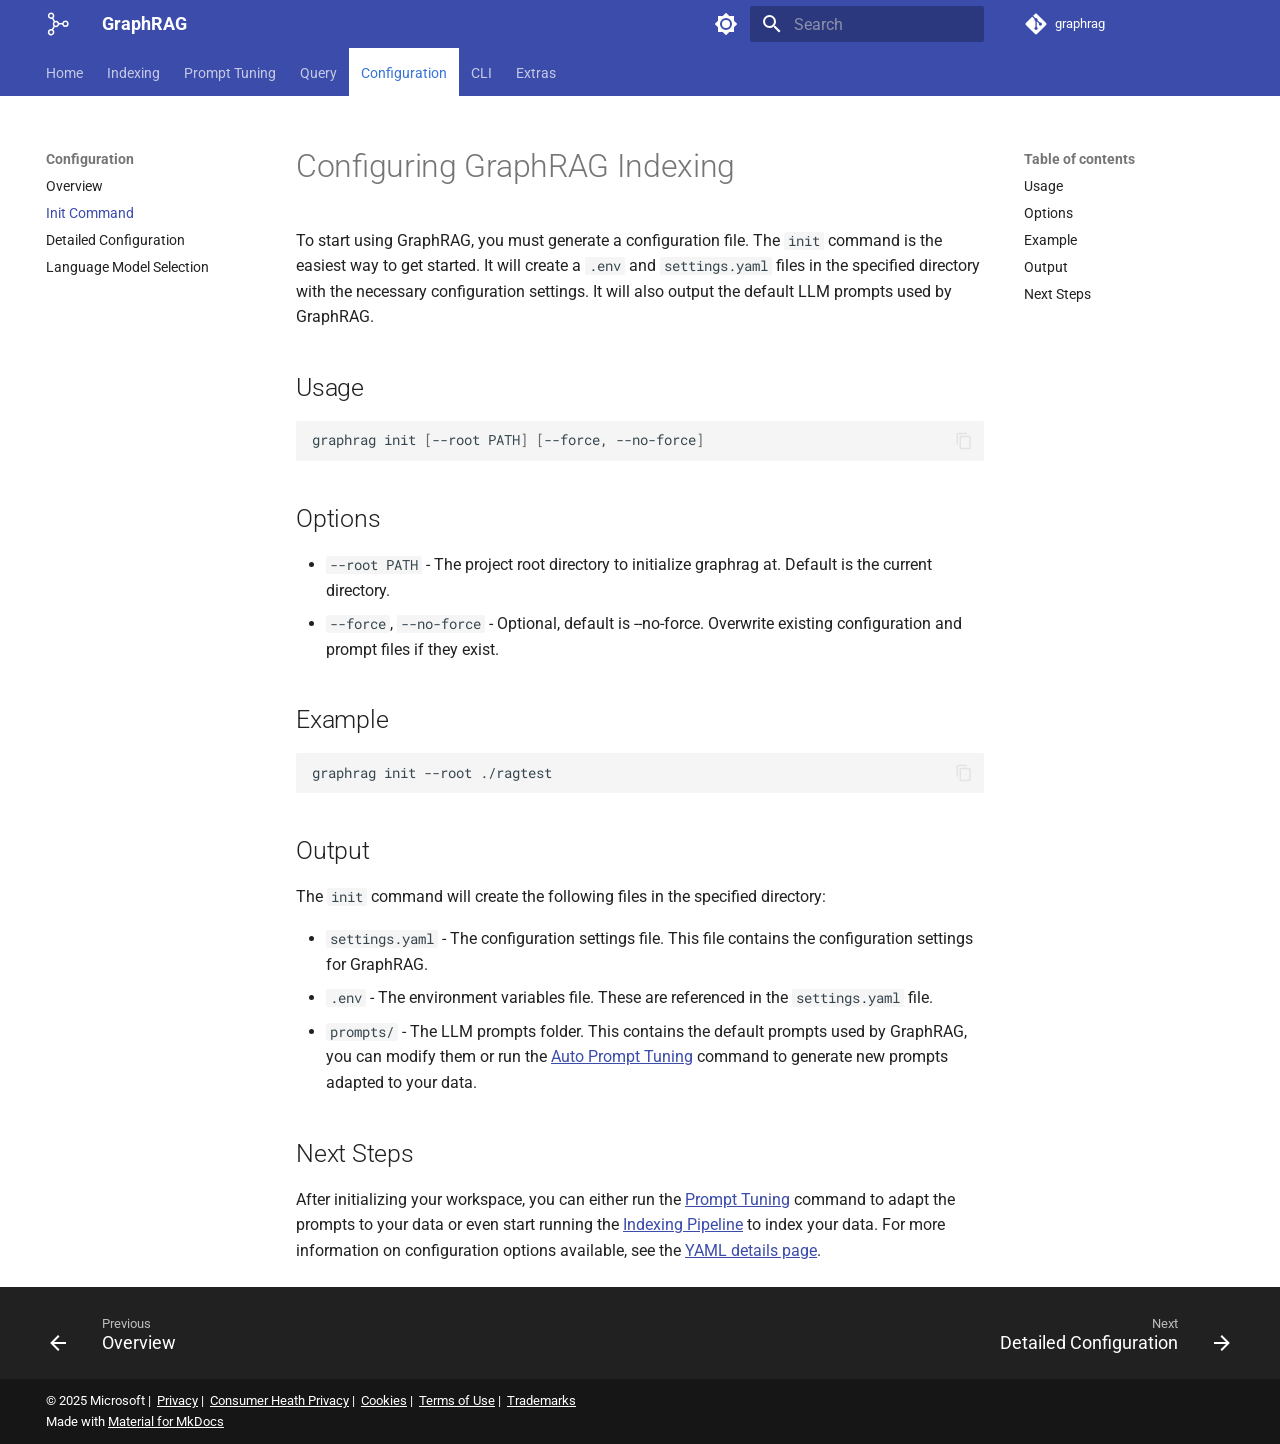
<file: config/init/index.html>
<!doctype html>
<html lang="en" class="no-js">
  <head>
    
      <meta charset="utf-8">
      <meta name="viewport" content="width=device-width,initial-scale=1">
      
      
      
      
        <link rel="prev" href="../overview/">
      
      
        <link rel="next" href="../yaml/">
      
      
        
      
      
      <link rel="icon" href="../../assets/images/favicon.png">
      <meta name="generator" content="mkdocs-1.6.1, mkdocs-material-9.7.7">
    
    
      
        <title>Init Command - GraphRAG</title>
      
    
    
      <link rel="stylesheet" href="../../assets/stylesheets/main.ec1eaa64.min.css">
      
        
        <link rel="stylesheet" href="../../assets/stylesheets/palette.ab4e12ef.min.css">
      
      


    
    
      
        <script src="https://wcpstatic.microsoft.com/mscc/lib/v2/wcp-consent.js"></script>
      
    
    
      
        
        
        <link rel="preconnect" href="https://fonts.gstatic.com" crossorigin>
        <link rel="stylesheet" href="https://fonts.googleapis.com/css?family=Roboto:300,300i,400,400i,700,700i%7CRoboto+Mono:400,400i,700,700i&display=fallback">
        <style>:root{--md-text-font:"Roboto";--md-code-font:"Roboto Mono"}</style>
      
    
    
      <link rel="stylesheet" href="../../stylesheets/extra.css">
    
    <script>__md_scope=new URL("../..",location),__md_hash=e=>[...e].reduce(((e,_)=>(e<<5)-e+_.charCodeAt(0)),0),__md_get=(e,_=localStorage,t=__md_scope)=>JSON.parse(_.getItem(t.pathname+"."+e)),__md_set=(e,_,t=localStorage,a=__md_scope)=>{try{t.setItem(a.pathname+"."+e,JSON.stringify(_))}catch(e){}}</script>
    
      

    
    
  </head>
  
  
    
    
      
    
    
    
    
    <body dir="ltr" data-md-color-scheme="default" data-md-color-primary="indigo" data-md-color-accent="indigo">
  
    
    <input class="md-toggle" data-md-toggle="drawer" type="checkbox" id="__drawer" autocomplete="off">
    <input class="md-toggle" data-md-toggle="search" type="checkbox" id="__search" autocomplete="off">
    <label class="md-overlay" for="__drawer"></label>
    <div data-md-component="skip">
      
        
        <a href="#configuring-graphrag-indexing" class="md-skip">
          Skip to content
        </a>
      
    </div>
    <div data-md-component="announce">
      
    </div>
    
    
      

<header class="md-header" data-md-component="header">
  <nav class="md-header__inner md-grid" aria-label="Header">
    <a href="../.." title="GraphRAG" class="md-header__button md-logo" aria-label="GraphRAG" data-md-component="logo">
      
  
  <svg xmlns="http://www.w3.org/2000/svg" viewBox="0 0 24 24"><path d="M19.375 8.5a3.25 3.25 0 1 1-3.163 4h-3a3.252 3.252 0 0 1-4.443 2.509L7.214 17.76a3.25 3.25 0 1 1-1.342-.674l1.672-2.957A3.24 3.24 0 0 1 6.75 12c0-.907.371-1.727.97-2.316L6.117 6.846A3.253 3.253 0 0 1 1.875 3.75a3.25 3.25 0 1 1 5.526 2.32l1.603 2.836A3.25 3.25 0 0 1 13.093 11h3.119a3.25 3.25 0 0 1 3.163-2.5M10 10.25a1.75 1.75 0 1 0-.001 3.499A1.75 1.75 0 0 0 10 10.25M5.125 2a1.75 1.75 0 1 0 0 3.5 1.75 1.75 0 0 0 0-3.5m12.5 9.75a1.75 1.75 0 1 0 3.5 0 1.75 1.75 0 0 0-3.5 0m-14.25 8.5a1.75 1.75 0 1 0 3.501-.001 1.75 1.75 0 0 0-3.501.001"/></svg>

    </a>
    <label class="md-header__button md-icon" for="__drawer">
      
      <svg xmlns="http://www.w3.org/2000/svg" viewBox="0 0 24 24"><path d="M3 6h18v2H3zm0 5h18v2H3zm0 5h18v2H3z"/></svg>
    </label>
    <div class="md-header__title" data-md-component="header-title">
      <div class="md-header__ellipsis">
        <div class="md-header__topic">
          <span class="md-ellipsis">
            GraphRAG
          </span>
        </div>
        <div class="md-header__topic" data-md-component="header-topic">
          <span class="md-ellipsis">
            
              Init Command
            
          </span>
        </div>
      </div>
    </div>
    
      
        <form class="md-header__option" data-md-component="palette">
  
    
    
    
    <input class="md-option" data-md-color-media="" data-md-color-scheme="default" data-md-color-primary="indigo" data-md-color-accent="indigo"  aria-label="Switch to dark mode"  type="radio" name="__palette" id="__palette_0">
    
      <label class="md-header__button md-icon" title="Switch to dark mode" for="__palette_1" hidden>
        <svg xmlns="http://www.w3.org/2000/svg" viewBox="0 0 24 24"><path d="M12 8a4 4 0 0 0-4 4 4 4 0 0 0 4 4 4 4 0 0 0 4-4 4 4 0 0 0-4-4m0 10a6 6 0 0 1-6-6 6 6 0 0 1 6-6 6 6 0 0 1 6 6 6 6 0 0 1-6 6m8-9.31V4h-4.69L12 .69 8.69 4H4v4.69L.69 12 4 15.31V20h4.69L12 23.31 15.31 20H20v-4.69L23.31 12z"/></svg>
      </label>
    
  
    
    
    
    <input class="md-option" data-md-color-media="" data-md-color-scheme="slate" data-md-color-primary="indigo" data-md-color-accent="indigo"  aria-label="Switch to light mode"  type="radio" name="__palette" id="__palette_1">
    
      <label class="md-header__button md-icon" title="Switch to light mode" for="__palette_0" hidden>
        <svg xmlns="http://www.w3.org/2000/svg" viewBox="0 0 24 24"><path d="M12 18c-.89 0-1.74-.2-2.5-.55C11.56 16.5 13 14.42 13 12s-1.44-4.5-3.5-5.45C10.26 6.2 11.11 6 12 6a6 6 0 0 1 6 6 6 6 0 0 1-6 6m8-9.31V4h-4.69L12 .69 8.69 4H4v4.69L.69 12 4 15.31V20h4.69L12 23.31 15.31 20H20v-4.69L23.31 12z"/></svg>
      </label>
    
  
</form>
      
    
    
      <script>var palette=__md_get("__palette");if(palette&&palette.color){if("(prefers-color-scheme)"===palette.color.media){var media=matchMedia("(prefers-color-scheme: light)"),input=document.querySelector(media.matches?"[data-md-color-media='(prefers-color-scheme: light)']":"[data-md-color-media='(prefers-color-scheme: dark)']");palette.color.media=input.getAttribute("data-md-color-media"),palette.color.scheme=input.getAttribute("data-md-color-scheme"),palette.color.primary=input.getAttribute("data-md-color-primary"),palette.color.accent=input.getAttribute("data-md-color-accent")}for(var[key,value]of Object.entries(palette.color))document.body.setAttribute("data-md-color-"+key,value)}</script>
    
    
    
      
      
        <label class="md-header__button md-icon" for="__search">
          
          <svg xmlns="http://www.w3.org/2000/svg" viewBox="0 0 24 24"><path d="M9.5 3A6.5 6.5 0 0 1 16 9.5c0 1.61-.59 3.09-1.56 4.23l.27.27h.79l5 5-1.5 1.5-5-5v-.79l-.27-.27A6.52 6.52 0 0 1 9.5 16 6.5 6.5 0 0 1 3 9.5 6.5 6.5 0 0 1 9.5 3m0 2C7 5 5 7 5 9.5S7 14 9.5 14 14 12 14 9.5 12 5 9.5 5"/></svg>
        </label>
        <div class="md-search" data-md-component="search" role="dialog">
  <label class="md-search__overlay" for="__search"></label>
  <div class="md-search__inner" role="search">
    <form class="md-search__form" name="search">
      <input type="text" class="md-search__input" name="query" aria-label="Search" placeholder="Search" autocapitalize="off" autocorrect="off" autocomplete="off" spellcheck="false" data-md-component="search-query" required>
      <label class="md-search__icon md-icon" for="__search">
        
        <svg xmlns="http://www.w3.org/2000/svg" viewBox="0 0 24 24"><path d="M9.5 3A6.5 6.5 0 0 1 16 9.5c0 1.61-.59 3.09-1.56 4.23l.27.27h.79l5 5-1.5 1.5-5-5v-.79l-.27-.27A6.52 6.52 0 0 1 9.5 16 6.5 6.5 0 0 1 3 9.5 6.5 6.5 0 0 1 9.5 3m0 2C7 5 5 7 5 9.5S7 14 9.5 14 14 12 14 9.5 12 5 9.5 5"/></svg>
        
        <svg xmlns="http://www.w3.org/2000/svg" viewBox="0 0 24 24"><path d="M20 11v2H8l5.5 5.5-1.42 1.42L4.16 12l7.92-7.92L13.5 5.5 8 11z"/></svg>
      </label>
      <nav class="md-search__options" aria-label="Search">
        
        <button type="reset" class="md-search__icon md-icon" title="Clear" aria-label="Clear" tabindex="-1">
          
          <svg xmlns="http://www.w3.org/2000/svg" viewBox="0 0 24 24"><path d="M19 6.41 17.59 5 12 10.59 6.41 5 5 6.41 10.59 12 5 17.59 6.41 19 12 13.41 17.59 19 19 17.59 13.41 12z"/></svg>
        </button>
      </nav>
      
    </form>
    <div class="md-search__output">
      <div class="md-search__scrollwrap" tabindex="0" data-md-scrollfix>
        <div class="md-search-result" data-md-component="search-result">
          <div class="md-search-result__meta">
            Initializing search
          </div>
          <ol class="md-search-result__list" role="presentation"></ol>
        </div>
      </div>
    </div>
  </div>
</div>
      
    
    
      <div class="md-header__source">
        <a href="https://github.com/microsoft/graphrag" title="Go to repository" class="md-source" data-md-component="source">
  <div class="md-source__icon md-icon">
    
    <svg xmlns="http://www.w3.org/2000/svg" viewBox="0 0 448 512"><!--! Font Awesome Free 7.1.0 by @fontawesome - https://fontawesome.com License - https://fontawesome.com/license/free (Icons: CC BY 4.0, Fonts: SIL OFL 1.1, Code: MIT License) Copyright 2025 Fonticons, Inc.--><path d="M439.6 236.1 244 40.5c-5.4-5.5-12.8-8.5-20.4-8.5s-15 3-20.4 8.4L162.5 81l51.5 51.5c27.1-9.1 52.7 16.8 43.4 43.7l49.7 49.7c34.2-11.8 61.2 31 35.5 56.7-26.5 26.5-70.2-2.9-56-37.3L240.3 199v121.9c25.3 12.5 22.3 41.8 9.1 55-6.4 6.4-15.2 10.1-24.3 10.1s-17.8-3.6-24.3-10.1c-17.6-17.6-11.1-46.9 11.2-56v-123c-20.8-8.5-24.6-30.7-18.6-45L142.6 101 8.5 235.1C3 240.6 0 247.9 0 255.5s3 15 8.5 20.4l195.6 195.7c5.4 5.4 12.7 8.4 20.4 8.4s15-3 20.4-8.4l194.7-194.7c5.4-5.4 8.4-12.8 8.4-20.4s-3-15-8.4-20.4"/></svg>
  </div>
  <div class="md-source__repository">
    graphrag
  </div>
</a>
      </div>
    
  </nav>
  
</header>
    
    <div class="md-container" data-md-component="container">
      
      
        
          
            
<nav class="md-tabs" aria-label="Tabs" data-md-component="tabs">
  <div class="md-grid">
    <ul class="md-tabs__list">
      
        
  
  
  
  
    
    
      <li class="md-tabs__item">
        <a href="../.." class="md-tabs__link">
          
  
  
  Home

        </a>
      </li>
    
  

      
        
  
  
  
  
    
    
      <li class="md-tabs__item">
        <a href="../../index/overview/" class="md-tabs__link">
          
  
  
  Indexing

        </a>
      </li>
    
  

      
        
  
  
  
  
    
    
      <li class="md-tabs__item">
        <a href="../../prompt_tuning/overview/" class="md-tabs__link">
          
  
  
  Prompt Tuning

        </a>
      </li>
    
  

      
        
  
  
  
  
    
    
      <li class="md-tabs__item">
        <a href="../../query/overview/" class="md-tabs__link">
          
  
  
  Query

        </a>
      </li>
    
  

      
        
  
  
  
    
  
  
    
    
      <li class="md-tabs__item md-tabs__item--active">
        <a href="../overview/" class="md-tabs__link">
          
  
  
  Configuration

        </a>
      </li>
    
  

      
        
  
  
  
  
    <li class="md-tabs__item">
      <a href="../../cli/" class="md-tabs__link">
        
  
  
    
  
  CLI

      </a>
    </li>
  

      
        
  
  
  
  
    
    
      <li class="md-tabs__item">
        <a href="../../blog_posts/" class="md-tabs__link">
          
  
  
  Extras

        </a>
      </li>
    
  

      
    </ul>
  </div>
</nav>
          
        
      
      <main class="md-main" data-md-component="main">
        <div class="md-main__inner md-grid">
          
            
              
              <div class="md-sidebar md-sidebar--primary" data-md-component="sidebar" data-md-type="navigation" >
                <div class="md-sidebar__scrollwrap">
                  <div class="md-sidebar__inner">
                    


  


<nav class="md-nav md-nav--primary md-nav--lifted" aria-label="Navigation" data-md-level="0">
  <label class="md-nav__title" for="__drawer">
    <a href="../.." title="GraphRAG" class="md-nav__button md-logo" aria-label="GraphRAG" data-md-component="logo">
      
  
  <svg xmlns="http://www.w3.org/2000/svg" viewBox="0 0 24 24"><path d="M19.375 8.5a3.25 3.25 0 1 1-3.163 4h-3a3.252 3.252 0 0 1-4.443 2.509L7.214 17.76a3.25 3.25 0 1 1-1.342-.674l1.672-2.957A3.24 3.24 0 0 1 6.75 12c0-.907.371-1.727.97-2.316L6.117 6.846A3.253 3.253 0 0 1 1.875 3.75a3.25 3.25 0 1 1 5.526 2.32l1.603 2.836A3.25 3.25 0 0 1 13.093 11h3.119a3.25 3.25 0 0 1 3.163-2.5M10 10.25a1.75 1.75 0 1 0-.001 3.499A1.75 1.75 0 0 0 10 10.25M5.125 2a1.75 1.75 0 1 0 0 3.5 1.75 1.75 0 0 0 0-3.5m12.5 9.75a1.75 1.75 0 1 0 3.5 0 1.75 1.75 0 0 0-3.5 0m-14.25 8.5a1.75 1.75 0 1 0 3.501-.001 1.75 1.75 0 0 0-3.501.001"/></svg>

    </a>
    GraphRAG
  </label>
  
    <div class="md-nav__source">
      <a href="https://github.com/microsoft/graphrag" title="Go to repository" class="md-source" data-md-component="source">
  <div class="md-source__icon md-icon">
    
    <svg xmlns="http://www.w3.org/2000/svg" viewBox="0 0 448 512"><!--! Font Awesome Free 7.1.0 by @fontawesome - https://fontawesome.com License - https://fontawesome.com/license/free (Icons: CC BY 4.0, Fonts: SIL OFL 1.1, Code: MIT License) Copyright 2025 Fonticons, Inc.--><path d="M439.6 236.1 244 40.5c-5.4-5.5-12.8-8.5-20.4-8.5s-15 3-20.4 8.4L162.5 81l51.5 51.5c27.1-9.1 52.7 16.8 43.4 43.7l49.7 49.7c34.2-11.8 61.2 31 35.5 56.7-26.5 26.5-70.2-2.9-56-37.3L240.3 199v121.9c25.3 12.5 22.3 41.8 9.1 55-6.4 6.4-15.2 10.1-24.3 10.1s-17.8-3.6-24.3-10.1c-17.6-17.6-11.1-46.9 11.2-56v-123c-20.8-8.5-24.6-30.7-18.6-45L142.6 101 8.5 235.1C3 240.6 0 247.9 0 255.5s3 15 8.5 20.4l195.6 195.7c5.4 5.4 12.7 8.4 20.4 8.4s15-3 20.4-8.4l194.7-194.7c5.4-5.4 8.4-12.8 8.4-20.4s-3-15-8.4-20.4"/></svg>
  </div>
  <div class="md-source__repository">
    graphrag
  </div>
</a>
    </div>
  
  <ul class="md-nav__list" data-md-scrollfix>
    
      
      
  
  
  
  
    
    
    
    
      
      
    
    
    <li class="md-nav__item md-nav__item--nested">
      
        
        
        <input class="md-nav__toggle md-toggle " type="checkbox" id="__nav_1" >
        
          
          <label class="md-nav__link" for="__nav_1" id="__nav_1_label" tabindex="0">
            
  
  
  <span class="md-ellipsis">
    
  
    Home
  

    
  </span>
  
  

            <span class="md-nav__icon md-icon"></span>
          </label>
        
        <nav class="md-nav" data-md-level="1" aria-labelledby="__nav_1_label" aria-expanded="false">
          <label class="md-nav__title" for="__nav_1">
            <span class="md-nav__icon md-icon"></span>
            
  
    Home
  

          </label>
          <ul class="md-nav__list" data-md-scrollfix>
            
              
                
  
  
  
  
    <li class="md-nav__item">
      <a href="../.." class="md-nav__link">
        
  
  
  <span class="md-ellipsis">
    
  
    Welcome
  

    
  </span>
  
  

      </a>
    </li>
  

              
            
              
                
  
  
  
  
    <li class="md-nav__item">
      <a href="../../get_started/" class="md-nav__link">
        
  
  
  <span class="md-ellipsis">
    
  
    Getting Started
  

    
  </span>
  
  

      </a>
    </li>
  

              
            
              
                
  
  
  
  
    <li class="md-nav__item">
      <a href="../../developing/" class="md-nav__link">
        
  
  
  <span class="md-ellipsis">
    
  
    Development Guide
  

    
  </span>
  
  

      </a>
    </li>
  

              
            
          </ul>
        </nav>
      
    </li>
  

    
      
      
  
  
  
  
    
    
    
    
      
      
    
    
    <li class="md-nav__item md-nav__item--nested">
      
        
        
        <input class="md-nav__toggle md-toggle " type="checkbox" id="__nav_2" >
        
          
          <label class="md-nav__link" for="__nav_2" id="__nav_2_label" tabindex="0">
            
  
  
  <span class="md-ellipsis">
    
  
    Indexing
  

    
  </span>
  
  

            <span class="md-nav__icon md-icon"></span>
          </label>
        
        <nav class="md-nav" data-md-level="1" aria-labelledby="__nav_2_label" aria-expanded="false">
          <label class="md-nav__title" for="__nav_2">
            <span class="md-nav__icon md-icon"></span>
            
  
    Indexing
  

          </label>
          <ul class="md-nav__list" data-md-scrollfix>
            
              
                
  
  
  
  
    <li class="md-nav__item">
      <a href="../../index/overview/" class="md-nav__link">
        
  
  
  <span class="md-ellipsis">
    
  
    Overview
  

    
  </span>
  
  

      </a>
    </li>
  

              
            
              
                
  
  
  
  
    <li class="md-nav__item">
      <a href="../../index/architecture/" class="md-nav__link">
        
  
  
  <span class="md-ellipsis">
    
  
    Architecture
  

    
  </span>
  
  

      </a>
    </li>
  

              
            
              
                
  
  
  
  
    <li class="md-nav__item">
      <a href="../../index/default_dataflow/" class="md-nav__link">
        
  
  
  <span class="md-ellipsis">
    
  
    Dataflow
  

    
  </span>
  
  

      </a>
    </li>
  

              
            
              
                
  
  
  
  
    <li class="md-nav__item">
      <a href="../../index/methods/" class="md-nav__link">
        
  
  
  <span class="md-ellipsis">
    
  
    Methods
  

    
  </span>
  
  

      </a>
    </li>
  

              
            
              
                
  
  
  
  
    <li class="md-nav__item">
      <a href="../../index/inputs/" class="md-nav__link">
        
  
  
  <span class="md-ellipsis">
    
  
    Inputs
  

    
  </span>
  
  

      </a>
    </li>
  

              
            
              
                
  
  
  
  
    <li class="md-nav__item">
      <a href="../../index/outputs/" class="md-nav__link">
        
  
  
  <span class="md-ellipsis">
    
  
    Outputs
  

    
  </span>
  
  

      </a>
    </li>
  

              
            
              
                
  
  
  
  
    <li class="md-nav__item">
      <a href="../../index/byog/" class="md-nav__link">
        
  
  
  <span class="md-ellipsis">
    
  
    Custom Graphs
  

    
  </span>
  
  

      </a>
    </li>
  

              
            
          </ul>
        </nav>
      
    </li>
  

    
      
      
  
  
  
  
    
    
    
    
      
      
    
    
    <li class="md-nav__item md-nav__item--nested">
      
        
        
        <input class="md-nav__toggle md-toggle " type="checkbox" id="__nav_3" >
        
          
          <label class="md-nav__link" for="__nav_3" id="__nav_3_label" tabindex="0">
            
  
  
  <span class="md-ellipsis">
    
  
    Prompt Tuning
  

    
  </span>
  
  

            <span class="md-nav__icon md-icon"></span>
          </label>
        
        <nav class="md-nav" data-md-level="1" aria-labelledby="__nav_3_label" aria-expanded="false">
          <label class="md-nav__title" for="__nav_3">
            <span class="md-nav__icon md-icon"></span>
            
  
    Prompt Tuning
  

          </label>
          <ul class="md-nav__list" data-md-scrollfix>
            
              
                
  
  
  
  
    <li class="md-nav__item">
      <a href="../../prompt_tuning/overview/" class="md-nav__link">
        
  
  
  <span class="md-ellipsis">
    
  
    Overview
  

    
  </span>
  
  

      </a>
    </li>
  

              
            
              
                
  
  
  
  
    <li class="md-nav__item">
      <a href="../../prompt_tuning/auto_prompt_tuning/" class="md-nav__link">
        
  
  
  <span class="md-ellipsis">
    
  
    Auto Tuning
  

    
  </span>
  
  

      </a>
    </li>
  

              
            
              
                
  
  
  
  
    <li class="md-nav__item">
      <a href="../../prompt_tuning/manual_prompt_tuning/" class="md-nav__link">
        
  
  
  <span class="md-ellipsis">
    
  
    Manual Tuning
  

    
  </span>
  
  

      </a>
    </li>
  

              
            
          </ul>
        </nav>
      
    </li>
  

    
      
      
  
  
  
  
    
    
    
    
      
      
    
    
    <li class="md-nav__item md-nav__item--nested">
      
        
        
        <input class="md-nav__toggle md-toggle " type="checkbox" id="__nav_4" >
        
          
          <label class="md-nav__link" for="__nav_4" id="__nav_4_label" tabindex="0">
            
  
  
  <span class="md-ellipsis">
    
  
    Query
  

    
  </span>
  
  

            <span class="md-nav__icon md-icon"></span>
          </label>
        
        <nav class="md-nav" data-md-level="1" aria-labelledby="__nav_4_label" aria-expanded="false">
          <label class="md-nav__title" for="__nav_4">
            <span class="md-nav__icon md-icon"></span>
            
  
    Query
  

          </label>
          <ul class="md-nav__list" data-md-scrollfix>
            
              
                
  
  
  
  
    <li class="md-nav__item">
      <a href="../../query/overview/" class="md-nav__link">
        
  
  
  <span class="md-ellipsis">
    
  
    Overview
  

    
  </span>
  
  

      </a>
    </li>
  

              
            
              
                
  
  
  
  
    <li class="md-nav__item">
      <a href="../../query/global_search/" class="md-nav__link">
        
  
  
  <span class="md-ellipsis">
    
  
    Global Search
  

    
  </span>
  
  

      </a>
    </li>
  

              
            
              
                
  
  
  
  
    <li class="md-nav__item">
      <a href="../../query/local_search/" class="md-nav__link">
        
  
  
  <span class="md-ellipsis">
    
  
    Local Search
  

    
  </span>
  
  

      </a>
    </li>
  

              
            
              
                
  
  
  
  
    <li class="md-nav__item">
      <a href="../../query/drift_search/" class="md-nav__link">
        
  
  
  <span class="md-ellipsis">
    
  
    DRIFT Search
  

    
  </span>
  
  

      </a>
    </li>
  

              
            
              
                
  
  
  
  
    <li class="md-nav__item">
      <a href="../../query/question_generation/" class="md-nav__link">
        
  
  
  <span class="md-ellipsis">
    
  
    Question Generation
  

    
  </span>
  
  

      </a>
    </li>
  

              
            
              
                
  
  
  
  
    
    
    
    
      
      
    
    
    <li class="md-nav__item md-nav__item--nested">
      
        
        
        <input class="md-nav__toggle md-toggle " type="checkbox" id="__nav_4_6" >
        
          
          <label class="md-nav__link" for="__nav_4_6" id="__nav_4_6_label" tabindex="0">
            
  
  
  <span class="md-ellipsis">
    
  
    Notebooks
  

    
  </span>
  
  

            <span class="md-nav__icon md-icon"></span>
          </label>
        
        <nav class="md-nav" data-md-level="2" aria-labelledby="__nav_4_6_label" aria-expanded="false">
          <label class="md-nav__title" for="__nav_4_6">
            <span class="md-nav__icon md-icon"></span>
            
  
    Notebooks
  

          </label>
          <ul class="md-nav__list" data-md-scrollfix>
            
              
                
  
  
  
  
    <li class="md-nav__item">
      <a href="../../query/notebooks/overview/" class="md-nav__link">
        
  
  
  <span class="md-ellipsis">
    
  
    Overview
  

    
  </span>
  
  

      </a>
    </li>
  

              
            
              
                
  
  
  
  
    <li class="md-nav__item">
      <a href="../../examples_notebooks/global_search/" class="md-nav__link">
        
  
  
  <span class="md-ellipsis">
    
  
    Global Search
  

    
  </span>
  
  

      </a>
    </li>
  

              
            
              
                
  
  
  
  
    <li class="md-nav__item">
      <a href="../../examples_notebooks/local_search/" class="md-nav__link">
        
  
  
  <span class="md-ellipsis">
    
  
    Local Search
  

    
  </span>
  
  

      </a>
    </li>
  

              
            
              
                
  
  
  
  
    <li class="md-nav__item">
      <a href="../../examples_notebooks/drift_search/" class="md-nav__link">
        
  
  
  <span class="md-ellipsis">
    
  
    DRIFT Search
  

    
  </span>
  
  

      </a>
    </li>
  

              
            
          </ul>
        </nav>
      
    </li>
  

              
            
          </ul>
        </nav>
      
    </li>
  

    
      
      
  
  
    
  
  
  
    
    
    
    
      
        
        
      
      
    
    
    <li class="md-nav__item md-nav__item--active md-nav__item--section md-nav__item--nested">
      
        
        
        <input class="md-nav__toggle md-toggle " type="checkbox" id="__nav_5" checked>
        
          
          <label class="md-nav__link" for="__nav_5" id="__nav_5_label" tabindex="">
            
  
  
  <span class="md-ellipsis">
    
  
    Configuration
  

    
  </span>
  
  

            <span class="md-nav__icon md-icon"></span>
          </label>
        
        <nav class="md-nav" data-md-level="1" aria-labelledby="__nav_5_label" aria-expanded="true">
          <label class="md-nav__title" for="__nav_5">
            <span class="md-nav__icon md-icon"></span>
            
  
    Configuration
  

          </label>
          <ul class="md-nav__list" data-md-scrollfix>
            
              
                
  
  
  
  
    <li class="md-nav__item">
      <a href="../overview/" class="md-nav__link">
        
  
  
  <span class="md-ellipsis">
    
  
    Overview
  

    
  </span>
  
  

      </a>
    </li>
  

              
            
              
                
  
  
    
  
  
  
    <li class="md-nav__item md-nav__item--active">
      
      <input class="md-nav__toggle md-toggle" type="checkbox" id="__toc">
      
      
        
      
      
        <label class="md-nav__link md-nav__link--active" for="__toc">
          
  
  
  <span class="md-ellipsis">
    
  
    Init Command
  

    
  </span>
  
  

          <span class="md-nav__icon md-icon"></span>
        </label>
      
      <a href="./" class="md-nav__link md-nav__link--active">
        
  
  
  <span class="md-ellipsis">
    
  
    Init Command
  

    
  </span>
  
  

      </a>
      
        

<nav class="md-nav md-nav--secondary" aria-label="Table of contents">
  
  
  
    
  
  
    <label class="md-nav__title" for="__toc">
      <span class="md-nav__icon md-icon"></span>
      Table of contents
    </label>
    <ul class="md-nav__list" data-md-component="toc" data-md-scrollfix>
      
        <li class="md-nav__item">
  <a href="#usage" class="md-nav__link">
    <span class="md-ellipsis">
      
        Usage
      
    </span>
  </a>
  
</li>
      
        <li class="md-nav__item">
  <a href="#options" class="md-nav__link">
    <span class="md-ellipsis">
      
        Options
      
    </span>
  </a>
  
</li>
      
        <li class="md-nav__item">
  <a href="#example" class="md-nav__link">
    <span class="md-ellipsis">
      
        Example
      
    </span>
  </a>
  
</li>
      
        <li class="md-nav__item">
  <a href="#output" class="md-nav__link">
    <span class="md-ellipsis">
      
        Output
      
    </span>
  </a>
  
</li>
      
        <li class="md-nav__item">
  <a href="#next-steps" class="md-nav__link">
    <span class="md-ellipsis">
      
        Next Steps
      
    </span>
  </a>
  
</li>
      
    </ul>
  
</nav>
      
    </li>
  

              
            
              
                
  
  
  
  
    <li class="md-nav__item">
      <a href="../yaml/" class="md-nav__link">
        
  
  
  <span class="md-ellipsis">
    
  
    Detailed Configuration
  

    
  </span>
  
  

      </a>
    </li>
  

              
            
              
                
  
  
  
  
    <li class="md-nav__item">
      <a href="../models/" class="md-nav__link">
        
  
  
  <span class="md-ellipsis">
    
  
    Language Model Selection
  

    
  </span>
  
  

      </a>
    </li>
  

              
            
          </ul>
        </nav>
      
    </li>
  

    
      
      
  
  
  
  
    <li class="md-nav__item">
      <a href="../../cli/" class="md-nav__link">
        
  
  
  <span class="md-ellipsis">
    
  
    CLI
  

    
  </span>
  
  

      </a>
    </li>
  

    
      
      
  
  
  
  
    
    
    
    
      
      
    
    
    <li class="md-nav__item md-nav__item--nested">
      
        
        
        <input class="md-nav__toggle md-toggle " type="checkbox" id="__nav_7" >
        
          
          <label class="md-nav__link" for="__nav_7" id="__nav_7_label" tabindex="0">
            
  
  
  <span class="md-ellipsis">
    
  
    Extras
  

    
  </span>
  
  

            <span class="md-nav__icon md-icon"></span>
          </label>
        
        <nav class="md-nav" data-md-level="1" aria-labelledby="__nav_7_label" aria-expanded="false">
          <label class="md-nav__title" for="__nav_7">
            <span class="md-nav__icon md-icon"></span>
            
  
    Extras
  

          </label>
          <ul class="md-nav__list" data-md-scrollfix>
            
              
                
  
  
  
  
    <li class="md-nav__item">
      <a href="../../blog_posts/" class="md-nav__link">
        
  
  
  <span class="md-ellipsis">
    
  
    Microsoft Research Blog
  

    
  </span>
  
  

      </a>
    </li>
  

              
            
              
                
  
  
  
  
    <li class="md-nav__item">
      <a href="../../visualization_guide/" class="md-nav__link">
        
  
  
  <span class="md-ellipsis">
    
  
    Visualization Guide
  

    
  </span>
  
  

      </a>
    </li>
  

              
            
              
                
  
  
  
  
    
    
    
    
      
      
    
    
    <li class="md-nav__item md-nav__item--nested">
      
        
        
        <input class="md-nav__toggle md-toggle " type="checkbox" id="__nav_7_3" >
        
          
          <label class="md-nav__link" for="__nav_7_3" id="__nav_7_3_label" tabindex="0">
            
  
  
  <span class="md-ellipsis">
    
  
    Operation Dulce
  

    
  </span>
  
  

            <span class="md-nav__icon md-icon"></span>
          </label>
        
        <nav class="md-nav" data-md-level="2" aria-labelledby="__nav_7_3_label" aria-expanded="false">
          <label class="md-nav__title" for="__nav_7_3">
            <span class="md-nav__icon md-icon"></span>
            
  
    Operation Dulce
  

          </label>
          <ul class="md-nav__list" data-md-scrollfix>
            
              
                
  
  
  
  
    <li class="md-nav__item">
      <a href="../../data/operation_dulce/ABOUT/" class="md-nav__link">
        
  
  
  <span class="md-ellipsis">
    
  
    About
  

    
  </span>
  
  

      </a>
    </li>
  

              
            
              
                
  
  
  
  
    <li class="md-nav__item">
      <a href="../../data/operation_dulce/Operation%20Dulce%20v2%201%201/" class="md-nav__link">
        
  
  
  <span class="md-ellipsis">
    
  
    Document
  

    
  </span>
  
  

      </a>
    </li>
  

              
            
          </ul>
        </nav>
      
    </li>
  

              
            
          </ul>
        </nav>
      
    </li>
  

    
  </ul>
</nav>
                  </div>
                </div>
              </div>
            
            
              
              <div class="md-sidebar md-sidebar--secondary" data-md-component="sidebar" data-md-type="toc" >
                <div class="md-sidebar__scrollwrap">
                  <div class="md-sidebar__inner">
                    

<nav class="md-nav md-nav--secondary" aria-label="Table of contents">
  
  
  
    
  
  
    <label class="md-nav__title" for="__toc">
      <span class="md-nav__icon md-icon"></span>
      Table of contents
    </label>
    <ul class="md-nav__list" data-md-component="toc" data-md-scrollfix>
      
        <li class="md-nav__item">
  <a href="#usage" class="md-nav__link">
    <span class="md-ellipsis">
      
        Usage
      
    </span>
  </a>
  
</li>
      
        <li class="md-nav__item">
  <a href="#options" class="md-nav__link">
    <span class="md-ellipsis">
      
        Options
      
    </span>
  </a>
  
</li>
      
        <li class="md-nav__item">
  <a href="#example" class="md-nav__link">
    <span class="md-ellipsis">
      
        Example
      
    </span>
  </a>
  
</li>
      
        <li class="md-nav__item">
  <a href="#output" class="md-nav__link">
    <span class="md-ellipsis">
      
        Output
      
    </span>
  </a>
  
</li>
      
        <li class="md-nav__item">
  <a href="#next-steps" class="md-nav__link">
    <span class="md-ellipsis">
      
        Next Steps
      
    </span>
  </a>
  
</li>
      
    </ul>
  
</nav>
                  </div>
                </div>
              </div>
            
          
          
            <div class="md-content" data-md-component="content">
              
              <article class="md-content__inner md-typeset">
                
                  


  
  


<h1 id="configuring-graphrag-indexing">Configuring GraphRAG Indexing</h1>
<p>To start using GraphRAG, you must generate a configuration file. The <code>init</code> command is the easiest way to get started. It will create a <code>.env</code> and <code>settings.yaml</code> files in the specified directory with the necessary configuration settings. It will also output the default LLM prompts used by GraphRAG.</p>
<h2 id="usage">Usage</h2>
<div class="highlight"><pre><span></span><code><a id="__codelineno-0-1" name="__codelineno-0-1" href="#__codelineno-0-1"></a>graphrag<span class="w"> </span>init<span class="w"> </span><span class="o">[</span>--root<span class="w"> </span>PATH<span class="o">]</span><span class="w"> </span><span class="o">[</span>--force,<span class="w"> </span>--no-force<span class="o">]</span>
</code></pre></div>
<h2 id="options">Options</h2>
<ul>
<li><code>--root PATH</code> - The project root directory to initialize graphrag at. Default is the current directory.</li>
<li><code>--force</code>, <code>--no-force</code> - Optional, default is --no-force. Overwrite existing configuration and prompt files if they exist.</li>
</ul>
<h2 id="example">Example</h2>
<div class="highlight"><pre><span></span><code><a id="__codelineno-1-1" name="__codelineno-1-1" href="#__codelineno-1-1"></a>graphrag<span class="w"> </span>init<span class="w"> </span>--root<span class="w"> </span>./ragtest
</code></pre></div>
<h2 id="output">Output</h2>
<p>The <code>init</code> command will create the following files in the specified directory:</p>
<ul>
<li><code>settings.yaml</code> - The configuration settings file. This file contains the configuration settings for GraphRAG.</li>
<li><code>.env</code> - The environment variables file. These are referenced in the <code>settings.yaml</code> file.</li>
<li><code>prompts/</code> - The LLM prompts folder. This contains the default prompts used by GraphRAG, you can modify them or run the <a href="../../prompt_tuning/auto_prompt_tuning/">Auto Prompt Tuning</a> command to generate new prompts adapted to your data.</li>
</ul>
<h2 id="next-steps">Next Steps</h2>
<p>After initializing your workspace, you can either run the <a href="../../prompt_tuning/auto_prompt_tuning/">Prompt Tuning</a> command to adapt the prompts to your data or even start running the <a href="../../index/overview/">Indexing Pipeline</a> to index your data. For more information on configuration options available, see the <a href="../yaml/">YAML details page</a>.</p>












                
              </article>
            </div>
          
          
<script>var target=document.getElementById(location.hash.slice(1));target&&target.name&&(target.checked=target.name.startsWith("__tabbed_"))</script>
        </div>
        
      </main>
      
        <footer class="md-footer">
  
    
      
      <nav class="md-footer__inner md-grid" aria-label="Footer" >
        
          
          <a href="../overview/" class="md-footer__link md-footer__link--prev" aria-label="Previous: Overview">
            <div class="md-footer__button md-icon">
              
              <svg xmlns="http://www.w3.org/2000/svg" viewBox="0 0 24 24"><path d="M20 11v2H8l5.5 5.5-1.42 1.42L4.16 12l7.92-7.92L13.5 5.5 8 11z"/></svg>
            </div>
            <div class="md-footer__title">
              <span class="md-footer__direction">
                Previous
              </span>
              <div class="md-ellipsis">
                Overview
              </div>
            </div>
          </a>
        
        
          
          <a href="../yaml/" class="md-footer__link md-footer__link--next" aria-label="Next: Detailed Configuration">
            <div class="md-footer__title">
              <span class="md-footer__direction">
                Next
              </span>
              <div class="md-ellipsis">
                Detailed Configuration
              </div>
            </div>
            <div class="md-footer__button md-icon">
              
              <svg xmlns="http://www.w3.org/2000/svg" viewBox="0 0 24 24"><path d="M4 11v2h12l-5.5 5.5 1.42 1.42L19.84 12l-7.92-7.92L10.5 5.5 16 11z"/></svg>
            </div>
          </a>
        
      </nav>
    
  
  <div class="md-footer-meta md-typeset">
    <div class="md-footer-meta__inner md-grid">
      <div class="md-copyright">
  
    <div class="md-copyright__highlight">
      &copy; 2025 Microsoft&nbsp;|&nbsp; <a href="https://go.microsoft.com/fwlink/?LinkId=521839">Privacy</a>&nbsp;|&nbsp; <a href="https://go.microsoft.com/fwlink/?LinkId=2259814">Consumer Heath Privacy</a>&nbsp;|&nbsp; <a onclick="window.manageConsent();">Cookies</a>&nbsp;|&nbsp; <a href="https://go.microsoft.com/fwlink/?LinkID=206977">Terms of Use</a>&nbsp;|&nbsp; <a href="https://www.microsoft.com/trademarks">Trademarks</a>

    </div>
  
  
    Made with
    <a href="https://squidfunk.github.io/mkdocs-material/" target="_blank" rel="noopener">
      Material for MkDocs
    </a>
  
</div>
      
    </div>
  </div>
</footer>
      
    </div>
    <div class="md-dialog" data-md-component="dialog">
      <div class="md-dialog__inner md-typeset"></div>
    </div>
    
    
    
      
      
      <script id="__config" type="application/json">{"annotate": null, "base": "../..", "features": ["content.code.copy", "content.code.select", "navigation.footer", "navigation.tabs"], "search": "../../assets/javascripts/workers/search.2c215733.min.js", "tags": null, "translations": {"clipboard.copied": "Copied to clipboard", "clipboard.copy": "Copy to clipboard", "search.result.more.one": "1 more on this page", "search.result.more.other": "# more on this page", "search.result.none": "No matching documents", "search.result.one": "1 matching document", "search.result.other": "# matching documents", "search.result.placeholder": "Type to start searching", "search.result.term.missing": "Missing", "select.version": "Select version"}, "version": null}</script>
    
    
      <script src="../../assets/javascripts/bundle.d7400e89.min.js"></script>
      
        <script src="../../scripts/create_cookie_banner.js"></script>
      
    
  </body>
</html>
</file>
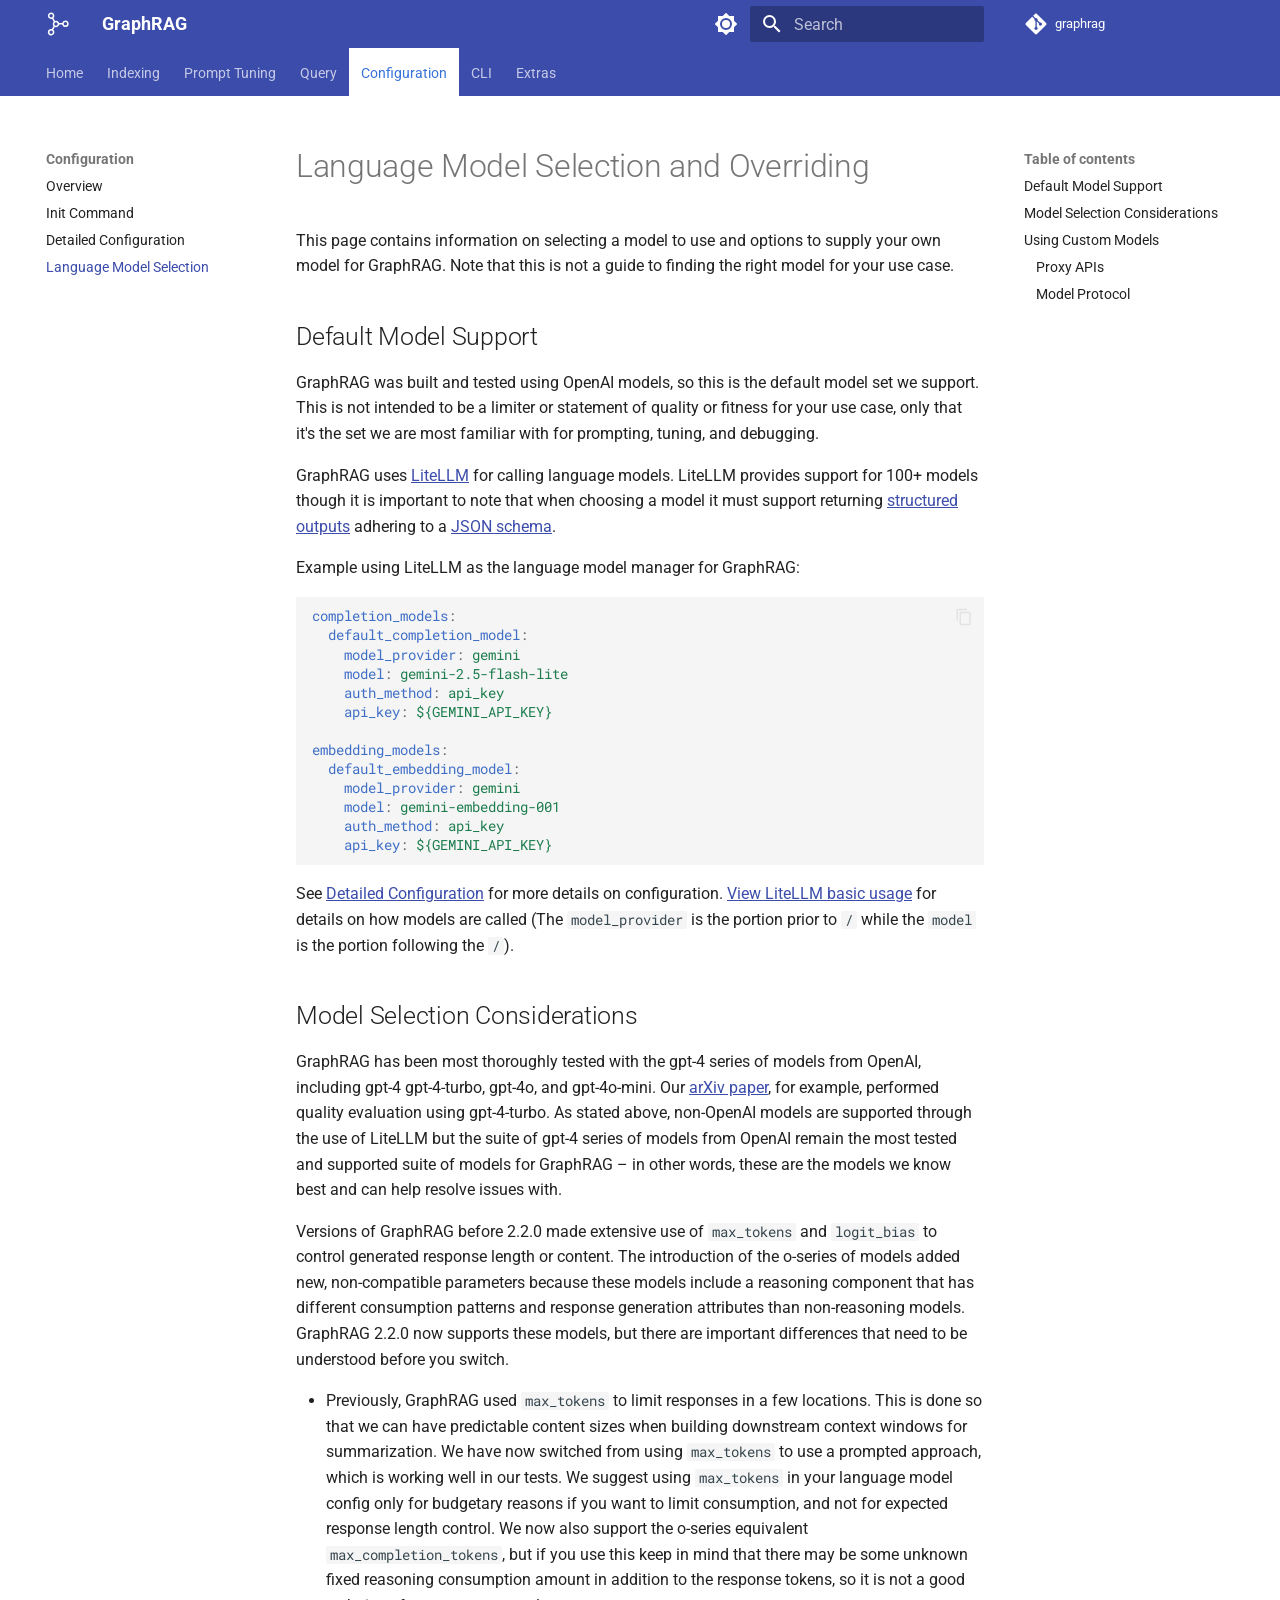
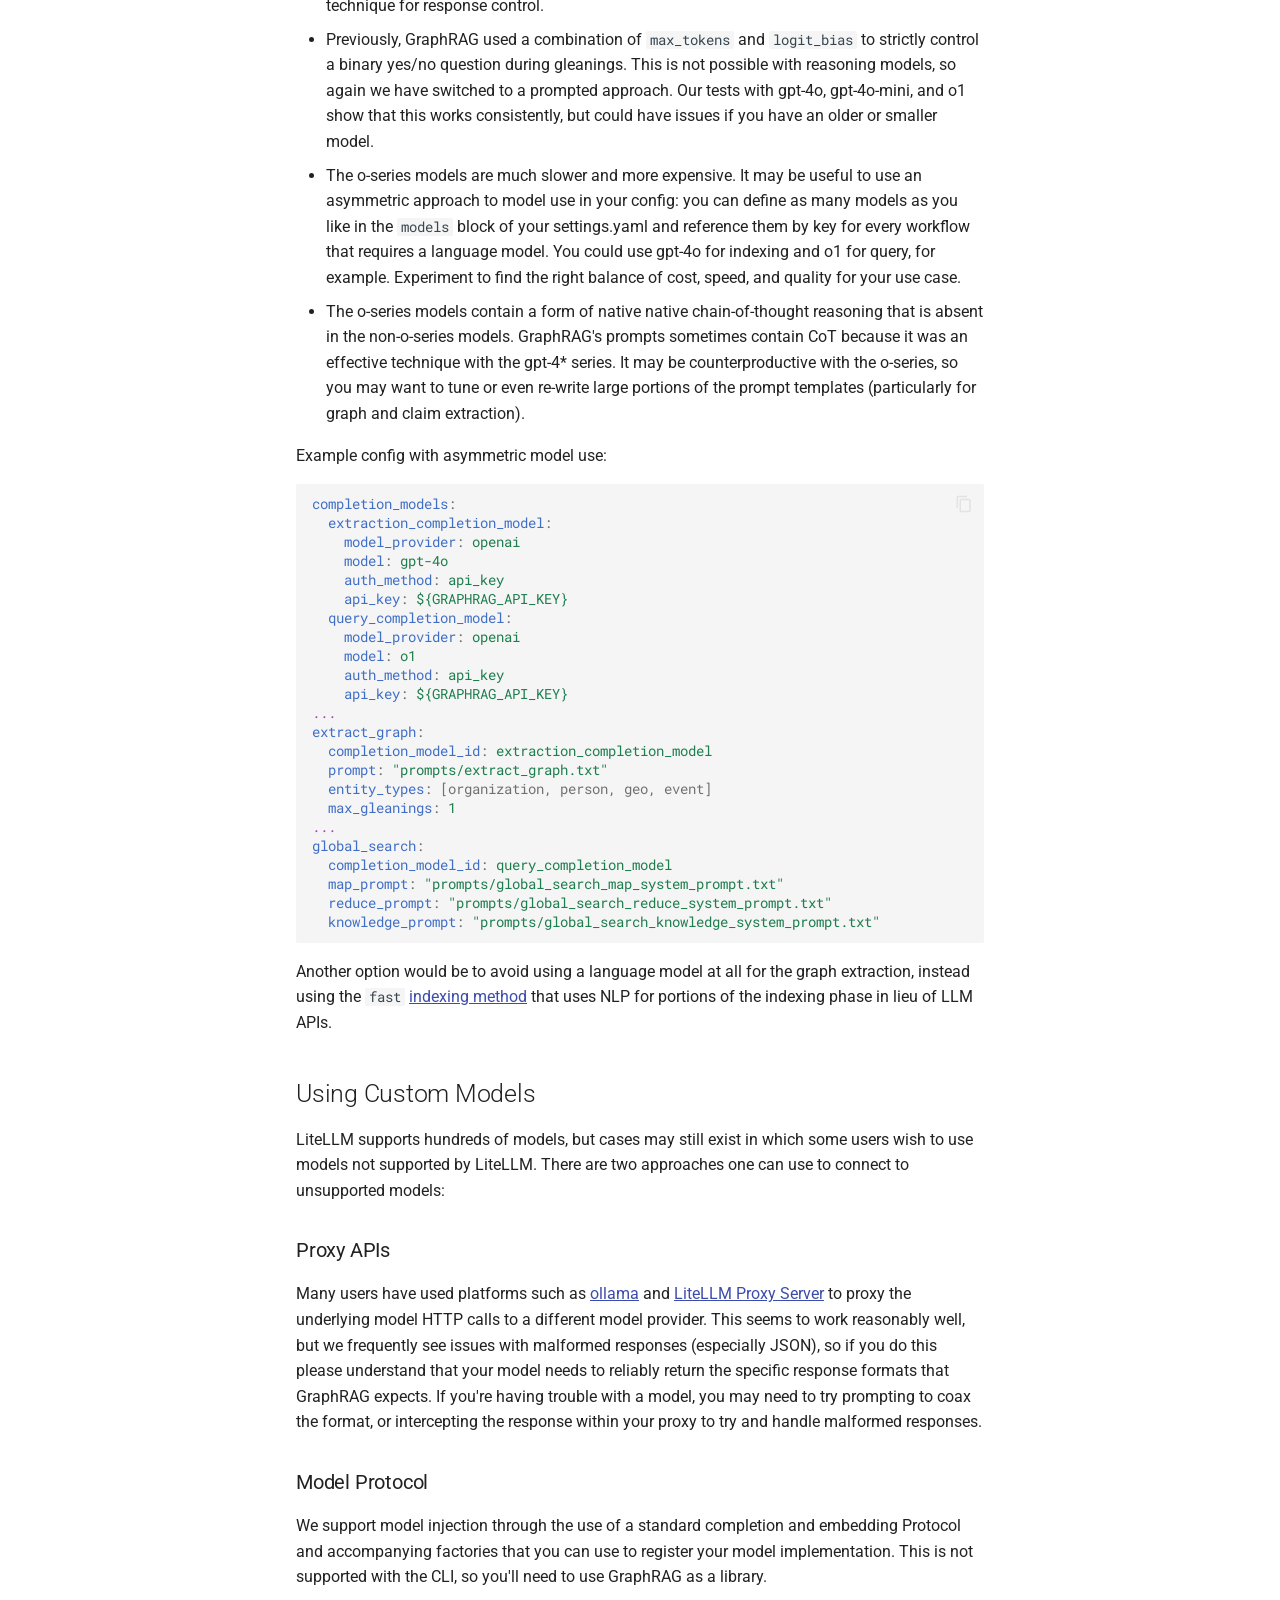
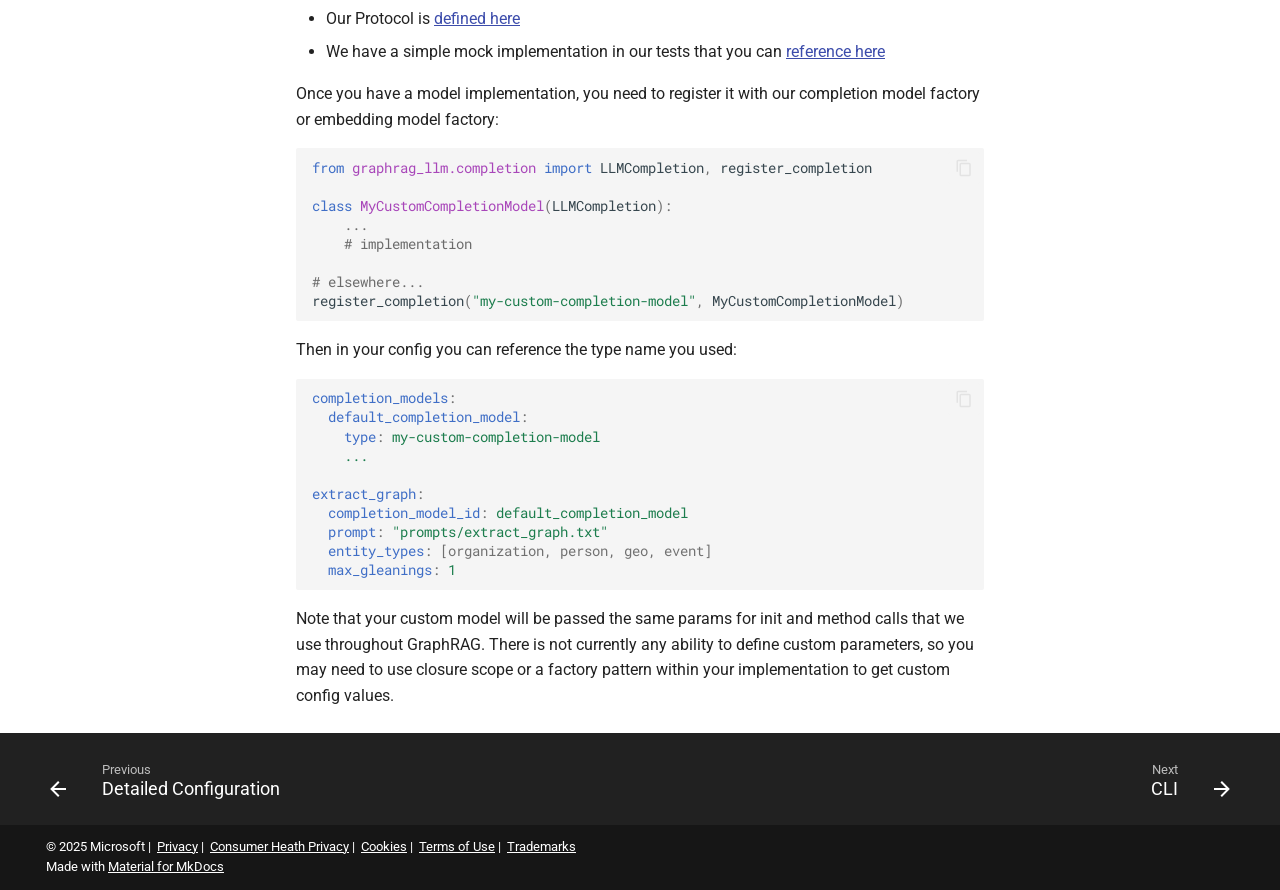
<file: config/models/index.html>
<!doctype html>
<html lang="en" class="no-js">
  <head>
    
      <meta charset="utf-8">
      <meta name="viewport" content="width=device-width,initial-scale=1">
      
      
      
      
        <link rel="prev" href="../yaml/">
      
      
        <link rel="next" href="../../cli/">
      
      
        
      
      
      <link rel="icon" href="../../assets/images/favicon.png">
      <meta name="generator" content="mkdocs-1.6.1, mkdocs-material-9.7.7">
    
    
      
        <title>Language Model Selection - GraphRAG</title>
      
    
    
      <link rel="stylesheet" href="../../assets/stylesheets/main.ec1eaa64.min.css">
      
        
        <link rel="stylesheet" href="../../assets/stylesheets/palette.ab4e12ef.min.css">
      
      


    
    
      
        <script src="https://wcpstatic.microsoft.com/mscc/lib/v2/wcp-consent.js"></script>
      
    
    
      
        
        
        <link rel="preconnect" href="https://fonts.gstatic.com" crossorigin>
        <link rel="stylesheet" href="https://fonts.googleapis.com/css?family=Roboto:300,300i,400,400i,700,700i%7CRoboto+Mono:400,400i,700,700i&display=fallback">
        <style>:root{--md-text-font:"Roboto";--md-code-font:"Roboto Mono"}</style>
      
    
    
      <link rel="stylesheet" href="../../stylesheets/extra.css">
    
    <script>__md_scope=new URL("../..",location),__md_hash=e=>[...e].reduce(((e,_)=>(e<<5)-e+_.charCodeAt(0)),0),__md_get=(e,_=localStorage,t=__md_scope)=>JSON.parse(_.getItem(t.pathname+"."+e)),__md_set=(e,_,t=localStorage,a=__md_scope)=>{try{t.setItem(a.pathname+"."+e,JSON.stringify(_))}catch(e){}}</script>
    
      

    
    
  </head>
  
  
    
    
      
    
    
    
    
    <body dir="ltr" data-md-color-scheme="default" data-md-color-primary="indigo" data-md-color-accent="indigo">
  
    
    <input class="md-toggle" data-md-toggle="drawer" type="checkbox" id="__drawer" autocomplete="off">
    <input class="md-toggle" data-md-toggle="search" type="checkbox" id="__search" autocomplete="off">
    <label class="md-overlay" for="__drawer"></label>
    <div data-md-component="skip">
      
        
        <a href="#language-model-selection-and-overriding" class="md-skip">
          Skip to content
        </a>
      
    </div>
    <div data-md-component="announce">
      
    </div>
    
    
      

<header class="md-header" data-md-component="header">
  <nav class="md-header__inner md-grid" aria-label="Header">
    <a href="../.." title="GraphRAG" class="md-header__button md-logo" aria-label="GraphRAG" data-md-component="logo">
      
  
  <svg xmlns="http://www.w3.org/2000/svg" viewBox="0 0 24 24"><path d="M19.375 8.5a3.25 3.25 0 1 1-3.163 4h-3a3.252 3.252 0 0 1-4.443 2.509L7.214 17.76a3.25 3.25 0 1 1-1.342-.674l1.672-2.957A3.24 3.24 0 0 1 6.75 12c0-.907.371-1.727.97-2.316L6.117 6.846A3.253 3.253 0 0 1 1.875 3.75a3.25 3.25 0 1 1 5.526 2.32l1.603 2.836A3.25 3.25 0 0 1 13.093 11h3.119a3.25 3.25 0 0 1 3.163-2.5M10 10.25a1.75 1.75 0 1 0-.001 3.499A1.75 1.75 0 0 0 10 10.25M5.125 2a1.75 1.75 0 1 0 0 3.5 1.75 1.75 0 0 0 0-3.5m12.5 9.75a1.75 1.75 0 1 0 3.5 0 1.75 1.75 0 0 0-3.5 0m-14.25 8.5a1.75 1.75 0 1 0 3.501-.001 1.75 1.75 0 0 0-3.501.001"/></svg>

    </a>
    <label class="md-header__button md-icon" for="__drawer">
      
      <svg xmlns="http://www.w3.org/2000/svg" viewBox="0 0 24 24"><path d="M3 6h18v2H3zm0 5h18v2H3zm0 5h18v2H3z"/></svg>
    </label>
    <div class="md-header__title" data-md-component="header-title">
      <div class="md-header__ellipsis">
        <div class="md-header__topic">
          <span class="md-ellipsis">
            GraphRAG
          </span>
        </div>
        <div class="md-header__topic" data-md-component="header-topic">
          <span class="md-ellipsis">
            
              Language Model Selection
            
          </span>
        </div>
      </div>
    </div>
    
      
        <form class="md-header__option" data-md-component="palette">
  
    
    
    
    <input class="md-option" data-md-color-media="" data-md-color-scheme="default" data-md-color-primary="indigo" data-md-color-accent="indigo"  aria-label="Switch to dark mode"  type="radio" name="__palette" id="__palette_0">
    
      <label class="md-header__button md-icon" title="Switch to dark mode" for="__palette_1" hidden>
        <svg xmlns="http://www.w3.org/2000/svg" viewBox="0 0 24 24"><path d="M12 8a4 4 0 0 0-4 4 4 4 0 0 0 4 4 4 4 0 0 0 4-4 4 4 0 0 0-4-4m0 10a6 6 0 0 1-6-6 6 6 0 0 1 6-6 6 6 0 0 1 6 6 6 6 0 0 1-6 6m8-9.31V4h-4.69L12 .69 8.69 4H4v4.69L.69 12 4 15.31V20h4.69L12 23.31 15.31 20H20v-4.69L23.31 12z"/></svg>
      </label>
    
  
    
    
    
    <input class="md-option" data-md-color-media="" data-md-color-scheme="slate" data-md-color-primary="indigo" data-md-color-accent="indigo"  aria-label="Switch to light mode"  type="radio" name="__palette" id="__palette_1">
    
      <label class="md-header__button md-icon" title="Switch to light mode" for="__palette_0" hidden>
        <svg xmlns="http://www.w3.org/2000/svg" viewBox="0 0 24 24"><path d="M12 18c-.89 0-1.74-.2-2.5-.55C11.56 16.5 13 14.42 13 12s-1.44-4.5-3.5-5.45C10.26 6.2 11.11 6 12 6a6 6 0 0 1 6 6 6 6 0 0 1-6 6m8-9.31V4h-4.69L12 .69 8.69 4H4v4.69L.69 12 4 15.31V20h4.69L12 23.31 15.31 20H20v-4.69L23.31 12z"/></svg>
      </label>
    
  
</form>
      
    
    
      <script>var palette=__md_get("__palette");if(palette&&palette.color){if("(prefers-color-scheme)"===palette.color.media){var media=matchMedia("(prefers-color-scheme: light)"),input=document.querySelector(media.matches?"[data-md-color-media='(prefers-color-scheme: light)']":"[data-md-color-media='(prefers-color-scheme: dark)']");palette.color.media=input.getAttribute("data-md-color-media"),palette.color.scheme=input.getAttribute("data-md-color-scheme"),palette.color.primary=input.getAttribute("data-md-color-primary"),palette.color.accent=input.getAttribute("data-md-color-accent")}for(var[key,value]of Object.entries(palette.color))document.body.setAttribute("data-md-color-"+key,value)}</script>
    
    
    
      
      
        <label class="md-header__button md-icon" for="__search">
          
          <svg xmlns="http://www.w3.org/2000/svg" viewBox="0 0 24 24"><path d="M9.5 3A6.5 6.5 0 0 1 16 9.5c0 1.61-.59 3.09-1.56 4.23l.27.27h.79l5 5-1.5 1.5-5-5v-.79l-.27-.27A6.52 6.52 0 0 1 9.5 16 6.5 6.5 0 0 1 3 9.5 6.5 6.5 0 0 1 9.5 3m0 2C7 5 5 7 5 9.5S7 14 9.5 14 14 12 14 9.5 12 5 9.5 5"/></svg>
        </label>
        <div class="md-search" data-md-component="search" role="dialog">
  <label class="md-search__overlay" for="__search"></label>
  <div class="md-search__inner" role="search">
    <form class="md-search__form" name="search">
      <input type="text" class="md-search__input" name="query" aria-label="Search" placeholder="Search" autocapitalize="off" autocorrect="off" autocomplete="off" spellcheck="false" data-md-component="search-query" required>
      <label class="md-search__icon md-icon" for="__search">
        
        <svg xmlns="http://www.w3.org/2000/svg" viewBox="0 0 24 24"><path d="M9.5 3A6.5 6.5 0 0 1 16 9.5c0 1.61-.59 3.09-1.56 4.23l.27.27h.79l5 5-1.5 1.5-5-5v-.79l-.27-.27A6.52 6.52 0 0 1 9.5 16 6.5 6.5 0 0 1 3 9.5 6.5 6.5 0 0 1 9.5 3m0 2C7 5 5 7 5 9.5S7 14 9.5 14 14 12 14 9.5 12 5 9.5 5"/></svg>
        
        <svg xmlns="http://www.w3.org/2000/svg" viewBox="0 0 24 24"><path d="M20 11v2H8l5.5 5.5-1.42 1.42L4.16 12l7.92-7.92L13.5 5.5 8 11z"/></svg>
      </label>
      <nav class="md-search__options" aria-label="Search">
        
        <button type="reset" class="md-search__icon md-icon" title="Clear" aria-label="Clear" tabindex="-1">
          
          <svg xmlns="http://www.w3.org/2000/svg" viewBox="0 0 24 24"><path d="M19 6.41 17.59 5 12 10.59 6.41 5 5 6.41 10.59 12 5 17.59 6.41 19 12 13.41 17.59 19 19 17.59 13.41 12z"/></svg>
        </button>
      </nav>
      
    </form>
    <div class="md-search__output">
      <div class="md-search__scrollwrap" tabindex="0" data-md-scrollfix>
        <div class="md-search-result" data-md-component="search-result">
          <div class="md-search-result__meta">
            Initializing search
          </div>
          <ol class="md-search-result__list" role="presentation"></ol>
        </div>
      </div>
    </div>
  </div>
</div>
      
    
    
      <div class="md-header__source">
        <a href="https://github.com/microsoft/graphrag" title="Go to repository" class="md-source" data-md-component="source">
  <div class="md-source__icon md-icon">
    
    <svg xmlns="http://www.w3.org/2000/svg" viewBox="0 0 448 512"><!--! Font Awesome Free 7.1.0 by @fontawesome - https://fontawesome.com License - https://fontawesome.com/license/free (Icons: CC BY 4.0, Fonts: SIL OFL 1.1, Code: MIT License) Copyright 2025 Fonticons, Inc.--><path d="M439.6 236.1 244 40.5c-5.4-5.5-12.8-8.5-20.4-8.5s-15 3-20.4 8.4L162.5 81l51.5 51.5c27.1-9.1 52.7 16.8 43.4 43.7l49.7 49.7c34.2-11.8 61.2 31 35.5 56.7-26.5 26.5-70.2-2.9-56-37.3L240.3 199v121.9c25.3 12.5 22.3 41.8 9.1 55-6.4 6.4-15.2 10.1-24.3 10.1s-17.8-3.6-24.3-10.1c-17.6-17.6-11.1-46.9 11.2-56v-123c-20.8-8.5-24.6-30.7-18.6-45L142.6 101 8.5 235.1C3 240.6 0 247.9 0 255.5s3 15 8.5 20.4l195.6 195.7c5.4 5.4 12.7 8.4 20.4 8.4s15-3 20.4-8.4l194.7-194.7c5.4-5.4 8.4-12.8 8.4-20.4s-3-15-8.4-20.4"/></svg>
  </div>
  <div class="md-source__repository">
    graphrag
  </div>
</a>
      </div>
    
  </nav>
  
</header>
    
    <div class="md-container" data-md-component="container">
      
      
        
          
            
<nav class="md-tabs" aria-label="Tabs" data-md-component="tabs">
  <div class="md-grid">
    <ul class="md-tabs__list">
      
        
  
  
  
  
    
    
      <li class="md-tabs__item">
        <a href="../.." class="md-tabs__link">
          
  
  
  Home

        </a>
      </li>
    
  

      
        
  
  
  
  
    
    
      <li class="md-tabs__item">
        <a href="../../index/overview/" class="md-tabs__link">
          
  
  
  Indexing

        </a>
      </li>
    
  

      
        
  
  
  
  
    
    
      <li class="md-tabs__item">
        <a href="../../prompt_tuning/overview/" class="md-tabs__link">
          
  
  
  Prompt Tuning

        </a>
      </li>
    
  

      
        
  
  
  
  
    
    
      <li class="md-tabs__item">
        <a href="../../query/overview/" class="md-tabs__link">
          
  
  
  Query

        </a>
      </li>
    
  

      
        
  
  
  
    
  
  
    
    
      <li class="md-tabs__item md-tabs__item--active">
        <a href="../overview/" class="md-tabs__link">
          
  
  
  Configuration

        </a>
      </li>
    
  

      
        
  
  
  
  
    <li class="md-tabs__item">
      <a href="../../cli/" class="md-tabs__link">
        
  
  
    
  
  CLI

      </a>
    </li>
  

      
        
  
  
  
  
    
    
      <li class="md-tabs__item">
        <a href="../../blog_posts/" class="md-tabs__link">
          
  
  
  Extras

        </a>
      </li>
    
  

      
    </ul>
  </div>
</nav>
          
        
      
      <main class="md-main" data-md-component="main">
        <div class="md-main__inner md-grid">
          
            
              
              <div class="md-sidebar md-sidebar--primary" data-md-component="sidebar" data-md-type="navigation" >
                <div class="md-sidebar__scrollwrap">
                  <div class="md-sidebar__inner">
                    


  


<nav class="md-nav md-nav--primary md-nav--lifted" aria-label="Navigation" data-md-level="0">
  <label class="md-nav__title" for="__drawer">
    <a href="../.." title="GraphRAG" class="md-nav__button md-logo" aria-label="GraphRAG" data-md-component="logo">
      
  
  <svg xmlns="http://www.w3.org/2000/svg" viewBox="0 0 24 24"><path d="M19.375 8.5a3.25 3.25 0 1 1-3.163 4h-3a3.252 3.252 0 0 1-4.443 2.509L7.214 17.76a3.25 3.25 0 1 1-1.342-.674l1.672-2.957A3.24 3.24 0 0 1 6.75 12c0-.907.371-1.727.97-2.316L6.117 6.846A3.253 3.253 0 0 1 1.875 3.75a3.25 3.25 0 1 1 5.526 2.32l1.603 2.836A3.25 3.25 0 0 1 13.093 11h3.119a3.25 3.25 0 0 1 3.163-2.5M10 10.25a1.75 1.75 0 1 0-.001 3.499A1.75 1.75 0 0 0 10 10.25M5.125 2a1.75 1.75 0 1 0 0 3.5 1.75 1.75 0 0 0 0-3.5m12.5 9.75a1.75 1.75 0 1 0 3.5 0 1.75 1.75 0 0 0-3.5 0m-14.25 8.5a1.75 1.75 0 1 0 3.501-.001 1.75 1.75 0 0 0-3.501.001"/></svg>

    </a>
    GraphRAG
  </label>
  
    <div class="md-nav__source">
      <a href="https://github.com/microsoft/graphrag" title="Go to repository" class="md-source" data-md-component="source">
  <div class="md-source__icon md-icon">
    
    <svg xmlns="http://www.w3.org/2000/svg" viewBox="0 0 448 512"><!--! Font Awesome Free 7.1.0 by @fontawesome - https://fontawesome.com License - https://fontawesome.com/license/free (Icons: CC BY 4.0, Fonts: SIL OFL 1.1, Code: MIT License) Copyright 2025 Fonticons, Inc.--><path d="M439.6 236.1 244 40.5c-5.4-5.5-12.8-8.5-20.4-8.5s-15 3-20.4 8.4L162.5 81l51.5 51.5c27.1-9.1 52.7 16.8 43.4 43.7l49.7 49.7c34.2-11.8 61.2 31 35.5 56.7-26.5 26.5-70.2-2.9-56-37.3L240.3 199v121.9c25.3 12.5 22.3 41.8 9.1 55-6.4 6.4-15.2 10.1-24.3 10.1s-17.8-3.6-24.3-10.1c-17.6-17.6-11.1-46.9 11.2-56v-123c-20.8-8.5-24.6-30.7-18.6-45L142.6 101 8.5 235.1C3 240.6 0 247.9 0 255.5s3 15 8.5 20.4l195.6 195.7c5.4 5.4 12.7 8.4 20.4 8.4s15-3 20.4-8.4l194.7-194.7c5.4-5.4 8.4-12.8 8.4-20.4s-3-15-8.4-20.4"/></svg>
  </div>
  <div class="md-source__repository">
    graphrag
  </div>
</a>
    </div>
  
  <ul class="md-nav__list" data-md-scrollfix>
    
      
      
  
  
  
  
    
    
    
    
      
      
    
    
    <li class="md-nav__item md-nav__item--nested">
      
        
        
        <input class="md-nav__toggle md-toggle " type="checkbox" id="__nav_1" >
        
          
          <label class="md-nav__link" for="__nav_1" id="__nav_1_label" tabindex="0">
            
  
  
  <span class="md-ellipsis">
    
  
    Home
  

    
  </span>
  
  

            <span class="md-nav__icon md-icon"></span>
          </label>
        
        <nav class="md-nav" data-md-level="1" aria-labelledby="__nav_1_label" aria-expanded="false">
          <label class="md-nav__title" for="__nav_1">
            <span class="md-nav__icon md-icon"></span>
            
  
    Home
  

          </label>
          <ul class="md-nav__list" data-md-scrollfix>
            
              
                
  
  
  
  
    <li class="md-nav__item">
      <a href="../.." class="md-nav__link">
        
  
  
  <span class="md-ellipsis">
    
  
    Welcome
  

    
  </span>
  
  

      </a>
    </li>
  

              
            
              
                
  
  
  
  
    <li class="md-nav__item">
      <a href="../../get_started/" class="md-nav__link">
        
  
  
  <span class="md-ellipsis">
    
  
    Getting Started
  

    
  </span>
  
  

      </a>
    </li>
  

              
            
              
                
  
  
  
  
    <li class="md-nav__item">
      <a href="../../developing/" class="md-nav__link">
        
  
  
  <span class="md-ellipsis">
    
  
    Development Guide
  

    
  </span>
  
  

      </a>
    </li>
  

              
            
          </ul>
        </nav>
      
    </li>
  

    
      
      
  
  
  
  
    
    
    
    
      
      
    
    
    <li class="md-nav__item md-nav__item--nested">
      
        
        
        <input class="md-nav__toggle md-toggle " type="checkbox" id="__nav_2" >
        
          
          <label class="md-nav__link" for="__nav_2" id="__nav_2_label" tabindex="0">
            
  
  
  <span class="md-ellipsis">
    
  
    Indexing
  

    
  </span>
  
  

            <span class="md-nav__icon md-icon"></span>
          </label>
        
        <nav class="md-nav" data-md-level="1" aria-labelledby="__nav_2_label" aria-expanded="false">
          <label class="md-nav__title" for="__nav_2">
            <span class="md-nav__icon md-icon"></span>
            
  
    Indexing
  

          </label>
          <ul class="md-nav__list" data-md-scrollfix>
            
              
                
  
  
  
  
    <li class="md-nav__item">
      <a href="../../index/overview/" class="md-nav__link">
        
  
  
  <span class="md-ellipsis">
    
  
    Overview
  

    
  </span>
  
  

      </a>
    </li>
  

              
            
              
                
  
  
  
  
    <li class="md-nav__item">
      <a href="../../index/architecture/" class="md-nav__link">
        
  
  
  <span class="md-ellipsis">
    
  
    Architecture
  

    
  </span>
  
  

      </a>
    </li>
  

              
            
              
                
  
  
  
  
    <li class="md-nav__item">
      <a href="../../index/default_dataflow/" class="md-nav__link">
        
  
  
  <span class="md-ellipsis">
    
  
    Dataflow
  

    
  </span>
  
  

      </a>
    </li>
  

              
            
              
                
  
  
  
  
    <li class="md-nav__item">
      <a href="../../index/methods/" class="md-nav__link">
        
  
  
  <span class="md-ellipsis">
    
  
    Methods
  

    
  </span>
  
  

      </a>
    </li>
  

              
            
              
                
  
  
  
  
    <li class="md-nav__item">
      <a href="../../index/inputs/" class="md-nav__link">
        
  
  
  <span class="md-ellipsis">
    
  
    Inputs
  

    
  </span>
  
  

      </a>
    </li>
  

              
            
              
                
  
  
  
  
    <li class="md-nav__item">
      <a href="../../index/outputs/" class="md-nav__link">
        
  
  
  <span class="md-ellipsis">
    
  
    Outputs
  

    
  </span>
  
  

      </a>
    </li>
  

              
            
              
                
  
  
  
  
    <li class="md-nav__item">
      <a href="../../index/byog/" class="md-nav__link">
        
  
  
  <span class="md-ellipsis">
    
  
    Custom Graphs
  

    
  </span>
  
  

      </a>
    </li>
  

              
            
          </ul>
        </nav>
      
    </li>
  

    
      
      
  
  
  
  
    
    
    
    
      
      
    
    
    <li class="md-nav__item md-nav__item--nested">
      
        
        
        <input class="md-nav__toggle md-toggle " type="checkbox" id="__nav_3" >
        
          
          <label class="md-nav__link" for="__nav_3" id="__nav_3_label" tabindex="0">
            
  
  
  <span class="md-ellipsis">
    
  
    Prompt Tuning
  

    
  </span>
  
  

            <span class="md-nav__icon md-icon"></span>
          </label>
        
        <nav class="md-nav" data-md-level="1" aria-labelledby="__nav_3_label" aria-expanded="false">
          <label class="md-nav__title" for="__nav_3">
            <span class="md-nav__icon md-icon"></span>
            
  
    Prompt Tuning
  

          </label>
          <ul class="md-nav__list" data-md-scrollfix>
            
              
                
  
  
  
  
    <li class="md-nav__item">
      <a href="../../prompt_tuning/overview/" class="md-nav__link">
        
  
  
  <span class="md-ellipsis">
    
  
    Overview
  

    
  </span>
  
  

      </a>
    </li>
  

              
            
              
                
  
  
  
  
    <li class="md-nav__item">
      <a href="../../prompt_tuning/auto_prompt_tuning/" class="md-nav__link">
        
  
  
  <span class="md-ellipsis">
    
  
    Auto Tuning
  

    
  </span>
  
  

      </a>
    </li>
  

              
            
              
                
  
  
  
  
    <li class="md-nav__item">
      <a href="../../prompt_tuning/manual_prompt_tuning/" class="md-nav__link">
        
  
  
  <span class="md-ellipsis">
    
  
    Manual Tuning
  

    
  </span>
  
  

      </a>
    </li>
  

              
            
          </ul>
        </nav>
      
    </li>
  

    
      
      
  
  
  
  
    
    
    
    
      
      
    
    
    <li class="md-nav__item md-nav__item--nested">
      
        
        
        <input class="md-nav__toggle md-toggle " type="checkbox" id="__nav_4" >
        
          
          <label class="md-nav__link" for="__nav_4" id="__nav_4_label" tabindex="0">
            
  
  
  <span class="md-ellipsis">
    
  
    Query
  

    
  </span>
  
  

            <span class="md-nav__icon md-icon"></span>
          </label>
        
        <nav class="md-nav" data-md-level="1" aria-labelledby="__nav_4_label" aria-expanded="false">
          <label class="md-nav__title" for="__nav_4">
            <span class="md-nav__icon md-icon"></span>
            
  
    Query
  

          </label>
          <ul class="md-nav__list" data-md-scrollfix>
            
              
                
  
  
  
  
    <li class="md-nav__item">
      <a href="../../query/overview/" class="md-nav__link">
        
  
  
  <span class="md-ellipsis">
    
  
    Overview
  

    
  </span>
  
  

      </a>
    </li>
  

              
            
              
                
  
  
  
  
    <li class="md-nav__item">
      <a href="../../query/global_search/" class="md-nav__link">
        
  
  
  <span class="md-ellipsis">
    
  
    Global Search
  

    
  </span>
  
  

      </a>
    </li>
  

              
            
              
                
  
  
  
  
    <li class="md-nav__item">
      <a href="../../query/local_search/" class="md-nav__link">
        
  
  
  <span class="md-ellipsis">
    
  
    Local Search
  

    
  </span>
  
  

      </a>
    </li>
  

              
            
              
                
  
  
  
  
    <li class="md-nav__item">
      <a href="../../query/drift_search/" class="md-nav__link">
        
  
  
  <span class="md-ellipsis">
    
  
    DRIFT Search
  

    
  </span>
  
  

      </a>
    </li>
  

              
            
              
                
  
  
  
  
    <li class="md-nav__item">
      <a href="../../query/question_generation/" class="md-nav__link">
        
  
  
  <span class="md-ellipsis">
    
  
    Question Generation
  

    
  </span>
  
  

      </a>
    </li>
  

              
            
              
                
  
  
  
  
    
    
    
    
      
      
    
    
    <li class="md-nav__item md-nav__item--nested">
      
        
        
        <input class="md-nav__toggle md-toggle " type="checkbox" id="__nav_4_6" >
        
          
          <label class="md-nav__link" for="__nav_4_6" id="__nav_4_6_label" tabindex="0">
            
  
  
  <span class="md-ellipsis">
    
  
    Notebooks
  

    
  </span>
  
  

            <span class="md-nav__icon md-icon"></span>
          </label>
        
        <nav class="md-nav" data-md-level="2" aria-labelledby="__nav_4_6_label" aria-expanded="false">
          <label class="md-nav__title" for="__nav_4_6">
            <span class="md-nav__icon md-icon"></span>
            
  
    Notebooks
  

          </label>
          <ul class="md-nav__list" data-md-scrollfix>
            
              
                
  
  
  
  
    <li class="md-nav__item">
      <a href="../../query/notebooks/overview/" class="md-nav__link">
        
  
  
  <span class="md-ellipsis">
    
  
    Overview
  

    
  </span>
  
  

      </a>
    </li>
  

              
            
              
                
  
  
  
  
    <li class="md-nav__item">
      <a href="../../examples_notebooks/global_search/" class="md-nav__link">
        
  
  
  <span class="md-ellipsis">
    
  
    Global Search
  

    
  </span>
  
  

      </a>
    </li>
  

              
            
              
                
  
  
  
  
    <li class="md-nav__item">
      <a href="../../examples_notebooks/local_search/" class="md-nav__link">
        
  
  
  <span class="md-ellipsis">
    
  
    Local Search
  

    
  </span>
  
  

      </a>
    </li>
  

              
            
              
                
  
  
  
  
    <li class="md-nav__item">
      <a href="../../examples_notebooks/drift_search/" class="md-nav__link">
        
  
  
  <span class="md-ellipsis">
    
  
    DRIFT Search
  

    
  </span>
  
  

      </a>
    </li>
  

              
            
          </ul>
        </nav>
      
    </li>
  

              
            
          </ul>
        </nav>
      
    </li>
  

    
      
      
  
  
    
  
  
  
    
    
    
    
      
        
        
      
      
    
    
    <li class="md-nav__item md-nav__item--active md-nav__item--section md-nav__item--nested">
      
        
        
        <input class="md-nav__toggle md-toggle " type="checkbox" id="__nav_5" checked>
        
          
          <label class="md-nav__link" for="__nav_5" id="__nav_5_label" tabindex="">
            
  
  
  <span class="md-ellipsis">
    
  
    Configuration
  

    
  </span>
  
  

            <span class="md-nav__icon md-icon"></span>
          </label>
        
        <nav class="md-nav" data-md-level="1" aria-labelledby="__nav_5_label" aria-expanded="true">
          <label class="md-nav__title" for="__nav_5">
            <span class="md-nav__icon md-icon"></span>
            
  
    Configuration
  

          </label>
          <ul class="md-nav__list" data-md-scrollfix>
            
              
                
  
  
  
  
    <li class="md-nav__item">
      <a href="../overview/" class="md-nav__link">
        
  
  
  <span class="md-ellipsis">
    
  
    Overview
  

    
  </span>
  
  

      </a>
    </li>
  

              
            
              
                
  
  
  
  
    <li class="md-nav__item">
      <a href="../init/" class="md-nav__link">
        
  
  
  <span class="md-ellipsis">
    
  
    Init Command
  

    
  </span>
  
  

      </a>
    </li>
  

              
            
              
                
  
  
  
  
    <li class="md-nav__item">
      <a href="../yaml/" class="md-nav__link">
        
  
  
  <span class="md-ellipsis">
    
  
    Detailed Configuration
  

    
  </span>
  
  

      </a>
    </li>
  

              
            
              
                
  
  
    
  
  
  
    <li class="md-nav__item md-nav__item--active">
      
      <input class="md-nav__toggle md-toggle" type="checkbox" id="__toc">
      
      
        
      
      
        <label class="md-nav__link md-nav__link--active" for="__toc">
          
  
  
  <span class="md-ellipsis">
    
  
    Language Model Selection
  

    
  </span>
  
  

          <span class="md-nav__icon md-icon"></span>
        </label>
      
      <a href="./" class="md-nav__link md-nav__link--active">
        
  
  
  <span class="md-ellipsis">
    
  
    Language Model Selection
  

    
  </span>
  
  

      </a>
      
        

<nav class="md-nav md-nav--secondary" aria-label="Table of contents">
  
  
  
    
  
  
    <label class="md-nav__title" for="__toc">
      <span class="md-nav__icon md-icon"></span>
      Table of contents
    </label>
    <ul class="md-nav__list" data-md-component="toc" data-md-scrollfix>
      
        <li class="md-nav__item">
  <a href="#default-model-support" class="md-nav__link">
    <span class="md-ellipsis">
      
        Default Model Support
      
    </span>
  </a>
  
</li>
      
        <li class="md-nav__item">
  <a href="#model-selection-considerations" class="md-nav__link">
    <span class="md-ellipsis">
      
        Model Selection Considerations
      
    </span>
  </a>
  
</li>
      
        <li class="md-nav__item">
  <a href="#using-custom-models" class="md-nav__link">
    <span class="md-ellipsis">
      
        Using Custom Models
      
    </span>
  </a>
  
    <nav class="md-nav" aria-label="Using Custom Models">
      <ul class="md-nav__list">
        
          <li class="md-nav__item">
  <a href="#proxy-apis" class="md-nav__link">
    <span class="md-ellipsis">
      
        Proxy APIs
      
    </span>
  </a>
  
</li>
        
          <li class="md-nav__item">
  <a href="#model-protocol" class="md-nav__link">
    <span class="md-ellipsis">
      
        Model Protocol
      
    </span>
  </a>
  
</li>
        
      </ul>
    </nav>
  
</li>
      
    </ul>
  
</nav>
      
    </li>
  

              
            
          </ul>
        </nav>
      
    </li>
  

    
      
      
  
  
  
  
    <li class="md-nav__item">
      <a href="../../cli/" class="md-nav__link">
        
  
  
  <span class="md-ellipsis">
    
  
    CLI
  

    
  </span>
  
  

      </a>
    </li>
  

    
      
      
  
  
  
  
    
    
    
    
      
      
    
    
    <li class="md-nav__item md-nav__item--nested">
      
        
        
        <input class="md-nav__toggle md-toggle " type="checkbox" id="__nav_7" >
        
          
          <label class="md-nav__link" for="__nav_7" id="__nav_7_label" tabindex="0">
            
  
  
  <span class="md-ellipsis">
    
  
    Extras
  

    
  </span>
  
  

            <span class="md-nav__icon md-icon"></span>
          </label>
        
        <nav class="md-nav" data-md-level="1" aria-labelledby="__nav_7_label" aria-expanded="false">
          <label class="md-nav__title" for="__nav_7">
            <span class="md-nav__icon md-icon"></span>
            
  
    Extras
  

          </label>
          <ul class="md-nav__list" data-md-scrollfix>
            
              
                
  
  
  
  
    <li class="md-nav__item">
      <a href="../../blog_posts/" class="md-nav__link">
        
  
  
  <span class="md-ellipsis">
    
  
    Microsoft Research Blog
  

    
  </span>
  
  

      </a>
    </li>
  

              
            
              
                
  
  
  
  
    <li class="md-nav__item">
      <a href="../../visualization_guide/" class="md-nav__link">
        
  
  
  <span class="md-ellipsis">
    
  
    Visualization Guide
  

    
  </span>
  
  

      </a>
    </li>
  

              
            
              
                
  
  
  
  
    
    
    
    
      
      
    
    
    <li class="md-nav__item md-nav__item--nested">
      
        
        
        <input class="md-nav__toggle md-toggle " type="checkbox" id="__nav_7_3" >
        
          
          <label class="md-nav__link" for="__nav_7_3" id="__nav_7_3_label" tabindex="0">
            
  
  
  <span class="md-ellipsis">
    
  
    Operation Dulce
  

    
  </span>
  
  

            <span class="md-nav__icon md-icon"></span>
          </label>
        
        <nav class="md-nav" data-md-level="2" aria-labelledby="__nav_7_3_label" aria-expanded="false">
          <label class="md-nav__title" for="__nav_7_3">
            <span class="md-nav__icon md-icon"></span>
            
  
    Operation Dulce
  

          </label>
          <ul class="md-nav__list" data-md-scrollfix>
            
              
                
  
  
  
  
    <li class="md-nav__item">
      <a href="../../data/operation_dulce/ABOUT/" class="md-nav__link">
        
  
  
  <span class="md-ellipsis">
    
  
    About
  

    
  </span>
  
  

      </a>
    </li>
  

              
            
              
                
  
  
  
  
    <li class="md-nav__item">
      <a href="../../data/operation_dulce/Operation%20Dulce%20v2%201%201/" class="md-nav__link">
        
  
  
  <span class="md-ellipsis">
    
  
    Document
  

    
  </span>
  
  

      </a>
    </li>
  

              
            
          </ul>
        </nav>
      
    </li>
  

              
            
          </ul>
        </nav>
      
    </li>
  

    
  </ul>
</nav>
                  </div>
                </div>
              </div>
            
            
              
              <div class="md-sidebar md-sidebar--secondary" data-md-component="sidebar" data-md-type="toc" >
                <div class="md-sidebar__scrollwrap">
                  <div class="md-sidebar__inner">
                    

<nav class="md-nav md-nav--secondary" aria-label="Table of contents">
  
  
  
    
  
  
    <label class="md-nav__title" for="__toc">
      <span class="md-nav__icon md-icon"></span>
      Table of contents
    </label>
    <ul class="md-nav__list" data-md-component="toc" data-md-scrollfix>
      
        <li class="md-nav__item">
  <a href="#default-model-support" class="md-nav__link">
    <span class="md-ellipsis">
      
        Default Model Support
      
    </span>
  </a>
  
</li>
      
        <li class="md-nav__item">
  <a href="#model-selection-considerations" class="md-nav__link">
    <span class="md-ellipsis">
      
        Model Selection Considerations
      
    </span>
  </a>
  
</li>
      
        <li class="md-nav__item">
  <a href="#using-custom-models" class="md-nav__link">
    <span class="md-ellipsis">
      
        Using Custom Models
      
    </span>
  </a>
  
    <nav class="md-nav" aria-label="Using Custom Models">
      <ul class="md-nav__list">
        
          <li class="md-nav__item">
  <a href="#proxy-apis" class="md-nav__link">
    <span class="md-ellipsis">
      
        Proxy APIs
      
    </span>
  </a>
  
</li>
        
          <li class="md-nav__item">
  <a href="#model-protocol" class="md-nav__link">
    <span class="md-ellipsis">
      
        Model Protocol
      
    </span>
  </a>
  
</li>
        
      </ul>
    </nav>
  
</li>
      
    </ul>
  
</nav>
                  </div>
                </div>
              </div>
            
          
          
            <div class="md-content" data-md-component="content">
              
              <article class="md-content__inner md-typeset">
                
                  


  
  


<h1 id="language-model-selection-and-overriding">Language Model Selection and Overriding</h1>
<p>This page contains information on selecting a model to use and options to supply your own model for GraphRAG. Note that this is not a guide to finding the right model for your use case.</p>
<h2 id="default-model-support">Default Model Support</h2>
<p>GraphRAG was built and tested using OpenAI models, so this is the default model set we support. This is not intended to be a limiter or statement of quality or fitness for your use case, only that it's the set we are most familiar with for prompting, tuning, and debugging.</p>
<p>GraphRAG uses <a href="https://docs.litellm.ai/">LiteLLM</a> for calling language models. LiteLLM provides support for 100+ models though it is important to note that when choosing a model it must support returning <a href="https://openai.com/index/introducing-structured-outputs-in-the-api/">structured outputs</a> adhering to a <a href="https://docs.litellm.ai/docs/completion/json_mode">JSON schema</a>.</p>
<p>Example using LiteLLM as the language model manager for GraphRAG:</p>
<div class="highlight"><pre><span></span><code><a id="__codelineno-0-1" name="__codelineno-0-1" href="#__codelineno-0-1"></a><span class="nt">completion_models</span><span class="p">:</span>
<a id="__codelineno-0-2" name="__codelineno-0-2" href="#__codelineno-0-2"></a><span class="w">  </span><span class="nt">default_completion_model</span><span class="p">:</span>
<a id="__codelineno-0-3" name="__codelineno-0-3" href="#__codelineno-0-3"></a><span class="w">    </span><span class="nt">model_provider</span><span class="p">:</span><span class="w"> </span><span class="l l-Scalar l-Scalar-Plain">gemini</span>
<a id="__codelineno-0-4" name="__codelineno-0-4" href="#__codelineno-0-4"></a><span class="w">    </span><span class="nt">model</span><span class="p">:</span><span class="w"> </span><span class="l l-Scalar l-Scalar-Plain">gemini-2.5-flash-lite</span>
<a id="__codelineno-0-5" name="__codelineno-0-5" href="#__codelineno-0-5"></a><span class="w">    </span><span class="nt">auth_method</span><span class="p">:</span><span class="w"> </span><span class="l l-Scalar l-Scalar-Plain">api_key</span>
<a id="__codelineno-0-6" name="__codelineno-0-6" href="#__codelineno-0-6"></a><span class="w">    </span><span class="nt">api_key</span><span class="p">:</span><span class="w"> </span><span class="l l-Scalar l-Scalar-Plain">${GEMINI_API_KEY}</span>
<a id="__codelineno-0-7" name="__codelineno-0-7" href="#__codelineno-0-7"></a>
<a id="__codelineno-0-8" name="__codelineno-0-8" href="#__codelineno-0-8"></a><span class="nt">embedding_models</span><span class="p">:</span>
<a id="__codelineno-0-9" name="__codelineno-0-9" href="#__codelineno-0-9"></a><span class="w">  </span><span class="nt">default_embedding_model</span><span class="p">:</span>
<a id="__codelineno-0-10" name="__codelineno-0-10" href="#__codelineno-0-10"></a><span class="w">    </span><span class="nt">model_provider</span><span class="p">:</span><span class="w"> </span><span class="l l-Scalar l-Scalar-Plain">gemini</span>
<a id="__codelineno-0-11" name="__codelineno-0-11" href="#__codelineno-0-11"></a><span class="w">    </span><span class="nt">model</span><span class="p">:</span><span class="w"> </span><span class="l l-Scalar l-Scalar-Plain">gemini-embedding-001</span>
<a id="__codelineno-0-12" name="__codelineno-0-12" href="#__codelineno-0-12"></a><span class="w">    </span><span class="nt">auth_method</span><span class="p">:</span><span class="w"> </span><span class="l l-Scalar l-Scalar-Plain">api_key</span>
<a id="__codelineno-0-13" name="__codelineno-0-13" href="#__codelineno-0-13"></a><span class="w">    </span><span class="nt">api_key</span><span class="p">:</span><span class="w"> </span><span class="l l-Scalar l-Scalar-Plain">${GEMINI_API_KEY}</span>
</code></pre></div>
<p>See <a href="../yaml/">Detailed Configuration</a> for more details on configuration. <a href="https://docs.litellm.ai/docs/#basic-usage">View LiteLLM basic usage</a> for details on how models are called (The <code>model_provider</code> is the portion prior to <code>/</code> while the <code>model</code> is the portion following the <code>/</code>).</p>
<h2 id="model-selection-considerations">Model Selection Considerations</h2>
<p>GraphRAG has been most thoroughly tested with the gpt-4 series of models from OpenAI, including gpt-4 gpt-4-turbo, gpt-4o, and gpt-4o-mini. Our <a href="https://arxiv.org/abs/2404.16130">arXiv paper</a>, for example, performed quality evaluation using gpt-4-turbo. As stated above, non-OpenAI models are supported through the use of LiteLLM but the suite of gpt-4 series of models from OpenAI remain the most tested and supported suite of models for GraphRAG – in other words, these are the models we know best and can help resolve issues with.</p>
<p>Versions of GraphRAG before 2.2.0 made extensive use of <code>max_tokens</code> and <code>logit_bias</code> to control generated response length or content. The introduction of the o-series of models added new, non-compatible parameters because these models include a reasoning component that has different consumption patterns and response generation attributes than non-reasoning models. GraphRAG 2.2.0 now supports these models, but there are important differences that need to be understood before you switch.</p>
<ul>
<li>Previously, GraphRAG used <code>max_tokens</code> to limit responses in a few locations. This is done so that we can have predictable content sizes when building downstream context windows for summarization. We have now switched from using <code>max_tokens</code> to use a prompted approach, which is working well in our tests. We suggest using <code>max_tokens</code> in your language model config only for budgetary reasons if you want to limit consumption, and not for expected response length control. We now also support the o-series equivalent <code>max_completion_tokens</code>, but if you use this keep in mind that there may be some unknown fixed reasoning consumption amount in addition to the response tokens, so it is not a good technique for response control.</li>
<li>Previously, GraphRAG used a combination of <code>max_tokens</code> and <code>logit_bias</code> to strictly control a binary yes/no question during gleanings. This is not possible with reasoning models, so again we have switched to a prompted approach. Our tests with gpt-4o, gpt-4o-mini, and o1 show that this works consistently, but could have issues if you have an older or smaller model.</li>
<li>The o-series models are much slower and more expensive. It may be useful to use an asymmetric approach to model use in your config: you can define as many models as you like in the <code>models</code> block of your settings.yaml and reference them by key for every workflow that requires a language model. You could use gpt-4o for indexing and o1 for query, for example. Experiment to find the right balance of cost, speed, and quality for your use case.</li>
<li>The o-series models contain a form of native native chain-of-thought reasoning that is absent in the non-o-series models. GraphRAG's prompts sometimes contain CoT because it was an effective technique with the gpt-4* series. It may be counterproductive with the o-series, so you may want to tune or even re-write large portions of the prompt templates (particularly for graph and claim extraction).</li>
</ul>
<p>Example config with asymmetric model use:</p>
<div class="highlight"><pre><span></span><code><a id="__codelineno-1-1" name="__codelineno-1-1" href="#__codelineno-1-1"></a><span class="nt">completion_models</span><span class="p">:</span>
<a id="__codelineno-1-2" name="__codelineno-1-2" href="#__codelineno-1-2"></a><span class="w">  </span><span class="nt">extraction_completion_model</span><span class="p">:</span>
<a id="__codelineno-1-3" name="__codelineno-1-3" href="#__codelineno-1-3"></a><span class="w">    </span><span class="nt">model_provider</span><span class="p">:</span><span class="w"> </span><span class="l l-Scalar l-Scalar-Plain">openai</span>
<a id="__codelineno-1-4" name="__codelineno-1-4" href="#__codelineno-1-4"></a><span class="w">    </span><span class="nt">model</span><span class="p">:</span><span class="w"> </span><span class="l l-Scalar l-Scalar-Plain">gpt-4o</span>
<a id="__codelineno-1-5" name="__codelineno-1-5" href="#__codelineno-1-5"></a><span class="w">    </span><span class="nt">auth_method</span><span class="p">:</span><span class="w"> </span><span class="l l-Scalar l-Scalar-Plain">api_key</span>
<a id="__codelineno-1-6" name="__codelineno-1-6" href="#__codelineno-1-6"></a><span class="w">    </span><span class="nt">api_key</span><span class="p">:</span><span class="w"> </span><span class="l l-Scalar l-Scalar-Plain">${GRAPHRAG_API_KEY}</span>
<a id="__codelineno-1-7" name="__codelineno-1-7" href="#__codelineno-1-7"></a><span class="w">  </span><span class="nt">query_completion_model</span><span class="p">:</span>
<a id="__codelineno-1-8" name="__codelineno-1-8" href="#__codelineno-1-8"></a><span class="w">    </span><span class="nt">model_provider</span><span class="p">:</span><span class="w"> </span><span class="l l-Scalar l-Scalar-Plain">openai</span>
<a id="__codelineno-1-9" name="__codelineno-1-9" href="#__codelineno-1-9"></a><span class="w">    </span><span class="nt">model</span><span class="p">:</span><span class="w"> </span><span class="l l-Scalar l-Scalar-Plain">o1</span>
<a id="__codelineno-1-10" name="__codelineno-1-10" href="#__codelineno-1-10"></a><span class="w">    </span><span class="nt">auth_method</span><span class="p">:</span><span class="w"> </span><span class="l l-Scalar l-Scalar-Plain">api_key</span>
<a id="__codelineno-1-11" name="__codelineno-1-11" href="#__codelineno-1-11"></a><span class="w">    </span><span class="nt">api_key</span><span class="p">:</span><span class="w"> </span><span class="l l-Scalar l-Scalar-Plain">${GRAPHRAG_API_KEY}</span>
<a id="__codelineno-1-12" name="__codelineno-1-12" href="#__codelineno-1-12"></a><span class="nn">...</span>
<a id="__codelineno-1-13" name="__codelineno-1-13" href="#__codelineno-1-13"></a><span class="nt">extract_graph</span><span class="p">:</span>
<a id="__codelineno-1-14" name="__codelineno-1-14" href="#__codelineno-1-14"></a><span class="w">  </span><span class="nt">completion_model_id</span><span class="p">:</span><span class="w"> </span><span class="l l-Scalar l-Scalar-Plain">extraction_completion_model</span>
<a id="__codelineno-1-15" name="__codelineno-1-15" href="#__codelineno-1-15"></a><span class="w">  </span><span class="nt">prompt</span><span class="p">:</span><span class="w"> </span><span class="s">&quot;prompts/extract_graph.txt&quot;</span>
<a id="__codelineno-1-16" name="__codelineno-1-16" href="#__codelineno-1-16"></a><span class="w">  </span><span class="nt">entity_types</span><span class="p">:</span><span class="w"> </span><span class="p p-Indicator">[</span><span class="nv">organization</span><span class="p p-Indicator">,</span><span class="w"> </span><span class="nv">person</span><span class="p p-Indicator">,</span><span class="w"> </span><span class="nv">geo</span><span class="p p-Indicator">,</span><span class="w"> </span><span class="nv">event</span><span class="p p-Indicator">]</span>
<a id="__codelineno-1-17" name="__codelineno-1-17" href="#__codelineno-1-17"></a><span class="w">  </span><span class="nt">max_gleanings</span><span class="p">:</span><span class="w"> </span><span class="l l-Scalar l-Scalar-Plain">1</span>
<a id="__codelineno-1-18" name="__codelineno-1-18" href="#__codelineno-1-18"></a><span class="nn">...</span>
<a id="__codelineno-1-19" name="__codelineno-1-19" href="#__codelineno-1-19"></a><span class="nt">global_search</span><span class="p">:</span>
<a id="__codelineno-1-20" name="__codelineno-1-20" href="#__codelineno-1-20"></a><span class="w">  </span><span class="nt">completion_model_id</span><span class="p">:</span><span class="w"> </span><span class="l l-Scalar l-Scalar-Plain">query_completion_model</span>
<a id="__codelineno-1-21" name="__codelineno-1-21" href="#__codelineno-1-21"></a><span class="w">  </span><span class="nt">map_prompt</span><span class="p">:</span><span class="w"> </span><span class="s">&quot;prompts/global_search_map_system_prompt.txt&quot;</span>
<a id="__codelineno-1-22" name="__codelineno-1-22" href="#__codelineno-1-22"></a><span class="w">  </span><span class="nt">reduce_prompt</span><span class="p">:</span><span class="w"> </span><span class="s">&quot;prompts/global_search_reduce_system_prompt.txt&quot;</span>
<a id="__codelineno-1-23" name="__codelineno-1-23" href="#__codelineno-1-23"></a><span class="w">  </span><span class="nt">knowledge_prompt</span><span class="p">:</span><span class="w"> </span><span class="s">&quot;prompts/global_search_knowledge_system_prompt.txt&quot;</span>
</code></pre></div>
<p>Another option would be to avoid using a language model at all for the graph extraction, instead using the <code>fast</code> <a href="../../index/methods/">indexing method</a> that uses NLP for portions of the indexing phase in lieu of LLM APIs.</p>
<h2 id="using-custom-models">Using Custom Models</h2>
<p>LiteLLM supports hundreds of models, but cases may still exist in which some users wish to use models not supported by LiteLLM. There are two approaches one can use to connect to unsupported models:</p>
<h3 id="proxy-apis">Proxy APIs</h3>
<p>Many users have used platforms such as <a href="https://ollama.com/">ollama</a> and <a href="https://docs.litellm.ai/docs/simple_proxy">LiteLLM Proxy Server</a> to proxy the underlying model HTTP calls to a different model provider. This seems to work reasonably well, but we frequently see issues with malformed responses (especially JSON), so if you do this please understand that your model needs to reliably return the specific response formats that GraphRAG expects. If you're having trouble with a model, you may need to try prompting to coax the format, or intercepting the response within your proxy to try and handle malformed responses.</p>
<h3 id="model-protocol">Model Protocol</h3>
<p>We support model injection through the use of a standard completion and embedding Protocol and accompanying factories that you can use to register your model implementation. This is not supported with the CLI, so you'll need to use GraphRAG as a library.</p>
<ul>
<li>Our Protocol is <a href="https://github.com/microsoft/graphrag/blob/main/packages/graphrag-llm/graphrag_llm/completion/completion.py">defined here</a></li>
<li>We have a simple mock implementation in our tests that you can <a href="https://github.com/microsoft/graphrag/blob/main/packages/graphrag-llm/graphrag_llm/completion/mock_llm_completion.py">reference here</a></li>
</ul>
<p>Once you have a model implementation, you need to register it with our completion model factory or embedding model factory:</p>
<div class="highlight"><pre><span></span><code><a id="__codelineno-2-1" name="__codelineno-2-1" href="#__codelineno-2-1"></a><span class="kn">from</span><span class="w"> </span><span class="nn">graphrag_llm.completion</span><span class="w"> </span><span class="kn">import</span> <span class="n">LLMCompletion</span><span class="p">,</span> <span class="n">register_completion</span>
<a id="__codelineno-2-2" name="__codelineno-2-2" href="#__codelineno-2-2"></a>
<a id="__codelineno-2-3" name="__codelineno-2-3" href="#__codelineno-2-3"></a><span class="k">class</span><span class="w"> </span><span class="nc">MyCustomCompletionModel</span><span class="p">(</span><span class="n">LLMCompletion</span><span class="p">):</span>
<a id="__codelineno-2-4" name="__codelineno-2-4" href="#__codelineno-2-4"></a>    <span class="o">...</span>
<a id="__codelineno-2-5" name="__codelineno-2-5" href="#__codelineno-2-5"></a>    <span class="c1"># implementation</span>
<a id="__codelineno-2-6" name="__codelineno-2-6" href="#__codelineno-2-6"></a>
<a id="__codelineno-2-7" name="__codelineno-2-7" href="#__codelineno-2-7"></a><span class="c1"># elsewhere...</span>
<a id="__codelineno-2-8" name="__codelineno-2-8" href="#__codelineno-2-8"></a><span class="n">register_completion</span><span class="p">(</span><span class="s2">&quot;my-custom-completion-model&quot;</span><span class="p">,</span> <span class="n">MyCustomCompletionModel</span><span class="p">)</span>
</code></pre></div>
<p>Then in your config you can reference the type name you used:</p>
<div class="highlight"><pre><span></span><code><a id="__codelineno-3-1" name="__codelineno-3-1" href="#__codelineno-3-1"></a><span class="nt">completion_models</span><span class="p">:</span>
<a id="__codelineno-3-2" name="__codelineno-3-2" href="#__codelineno-3-2"></a><span class="w">  </span><span class="nt">default_completion_model</span><span class="p">:</span>
<a id="__codelineno-3-3" name="__codelineno-3-3" href="#__codelineno-3-3"></a><span class="w">    </span><span class="nt">type</span><span class="p">:</span><span class="w"> </span><span class="l l-Scalar l-Scalar-Plain">my-custom-completion-model</span>
<a id="__codelineno-3-4" name="__codelineno-3-4" href="#__codelineno-3-4"></a><span class="w">    </span><span class="l l-Scalar l-Scalar-Plain">...</span>
<a id="__codelineno-3-5" name="__codelineno-3-5" href="#__codelineno-3-5"></a>
<a id="__codelineno-3-6" name="__codelineno-3-6" href="#__codelineno-3-6"></a><span class="nt">extract_graph</span><span class="p">:</span>
<a id="__codelineno-3-7" name="__codelineno-3-7" href="#__codelineno-3-7"></a><span class="w">  </span><span class="nt">completion_model_id</span><span class="p">:</span><span class="w"> </span><span class="l l-Scalar l-Scalar-Plain">default_completion_model</span>
<a id="__codelineno-3-8" name="__codelineno-3-8" href="#__codelineno-3-8"></a><span class="w">  </span><span class="nt">prompt</span><span class="p">:</span><span class="w"> </span><span class="s">&quot;prompts/extract_graph.txt&quot;</span>
<a id="__codelineno-3-9" name="__codelineno-3-9" href="#__codelineno-3-9"></a><span class="w">  </span><span class="nt">entity_types</span><span class="p">:</span><span class="w"> </span><span class="p p-Indicator">[</span><span class="nv">organization</span><span class="p p-Indicator">,</span><span class="w"> </span><span class="nv">person</span><span class="p p-Indicator">,</span><span class="w"> </span><span class="nv">geo</span><span class="p p-Indicator">,</span><span class="w"> </span><span class="nv">event</span><span class="p p-Indicator">]</span>
<a id="__codelineno-3-10" name="__codelineno-3-10" href="#__codelineno-3-10"></a><span class="w">  </span><span class="nt">max_gleanings</span><span class="p">:</span><span class="w"> </span><span class="l l-Scalar l-Scalar-Plain">1</span>
</code></pre></div>
<p>Note that your custom model will be passed the same params for init and method calls that we use throughout GraphRAG. There is not currently any ability to define custom parameters, so you may need to use closure scope or a factory pattern within your implementation to get custom config values.</p>












                
              </article>
            </div>
          
          
<script>var target=document.getElementById(location.hash.slice(1));target&&target.name&&(target.checked=target.name.startsWith("__tabbed_"))</script>
        </div>
        
      </main>
      
        <footer class="md-footer">
  
    
      
      <nav class="md-footer__inner md-grid" aria-label="Footer" >
        
          
          <a href="../yaml/" class="md-footer__link md-footer__link--prev" aria-label="Previous: Detailed Configuration">
            <div class="md-footer__button md-icon">
              
              <svg xmlns="http://www.w3.org/2000/svg" viewBox="0 0 24 24"><path d="M20 11v2H8l5.5 5.5-1.42 1.42L4.16 12l7.92-7.92L13.5 5.5 8 11z"/></svg>
            </div>
            <div class="md-footer__title">
              <span class="md-footer__direction">
                Previous
              </span>
              <div class="md-ellipsis">
                Detailed Configuration
              </div>
            </div>
          </a>
        
        
          
          <a href="../../cli/" class="md-footer__link md-footer__link--next" aria-label="Next: CLI">
            <div class="md-footer__title">
              <span class="md-footer__direction">
                Next
              </span>
              <div class="md-ellipsis">
                CLI
              </div>
            </div>
            <div class="md-footer__button md-icon">
              
              <svg xmlns="http://www.w3.org/2000/svg" viewBox="0 0 24 24"><path d="M4 11v2h12l-5.5 5.5 1.42 1.42L19.84 12l-7.92-7.92L10.5 5.5 16 11z"/></svg>
            </div>
          </a>
        
      </nav>
    
  
  <div class="md-footer-meta md-typeset">
    <div class="md-footer-meta__inner md-grid">
      <div class="md-copyright">
  
    <div class="md-copyright__highlight">
      &copy; 2025 Microsoft&nbsp;|&nbsp; <a href="https://go.microsoft.com/fwlink/?LinkId=521839">Privacy</a>&nbsp;|&nbsp; <a href="https://go.microsoft.com/fwlink/?LinkId=2259814">Consumer Heath Privacy</a>&nbsp;|&nbsp; <a onclick="window.manageConsent();">Cookies</a>&nbsp;|&nbsp; <a href="https://go.microsoft.com/fwlink/?LinkID=206977">Terms of Use</a>&nbsp;|&nbsp; <a href="https://www.microsoft.com/trademarks">Trademarks</a>

    </div>
  
  
    Made with
    <a href="https://squidfunk.github.io/mkdocs-material/" target="_blank" rel="noopener">
      Material for MkDocs
    </a>
  
</div>
      
    </div>
  </div>
</footer>
      
    </div>
    <div class="md-dialog" data-md-component="dialog">
      <div class="md-dialog__inner md-typeset"></div>
    </div>
    
    
    
      
      
      <script id="__config" type="application/json">{"annotate": null, "base": "../..", "features": ["content.code.copy", "content.code.select", "navigation.footer", "navigation.tabs"], "search": "../../assets/javascripts/workers/search.2c215733.min.js", "tags": null, "translations": {"clipboard.copied": "Copied to clipboard", "clipboard.copy": "Copy to clipboard", "search.result.more.one": "1 more on this page", "search.result.more.other": "# more on this page", "search.result.none": "No matching documents", "search.result.one": "1 matching document", "search.result.other": "# matching documents", "search.result.placeholder": "Type to start searching", "search.result.term.missing": "Missing", "select.version": "Select version"}, "version": null}</script>
    
    
      <script src="../../assets/javascripts/bundle.d7400e89.min.js"></script>
      
        <script src="../../scripts/create_cookie_banner.js"></script>
      
    
  </body>
</html>
</file>
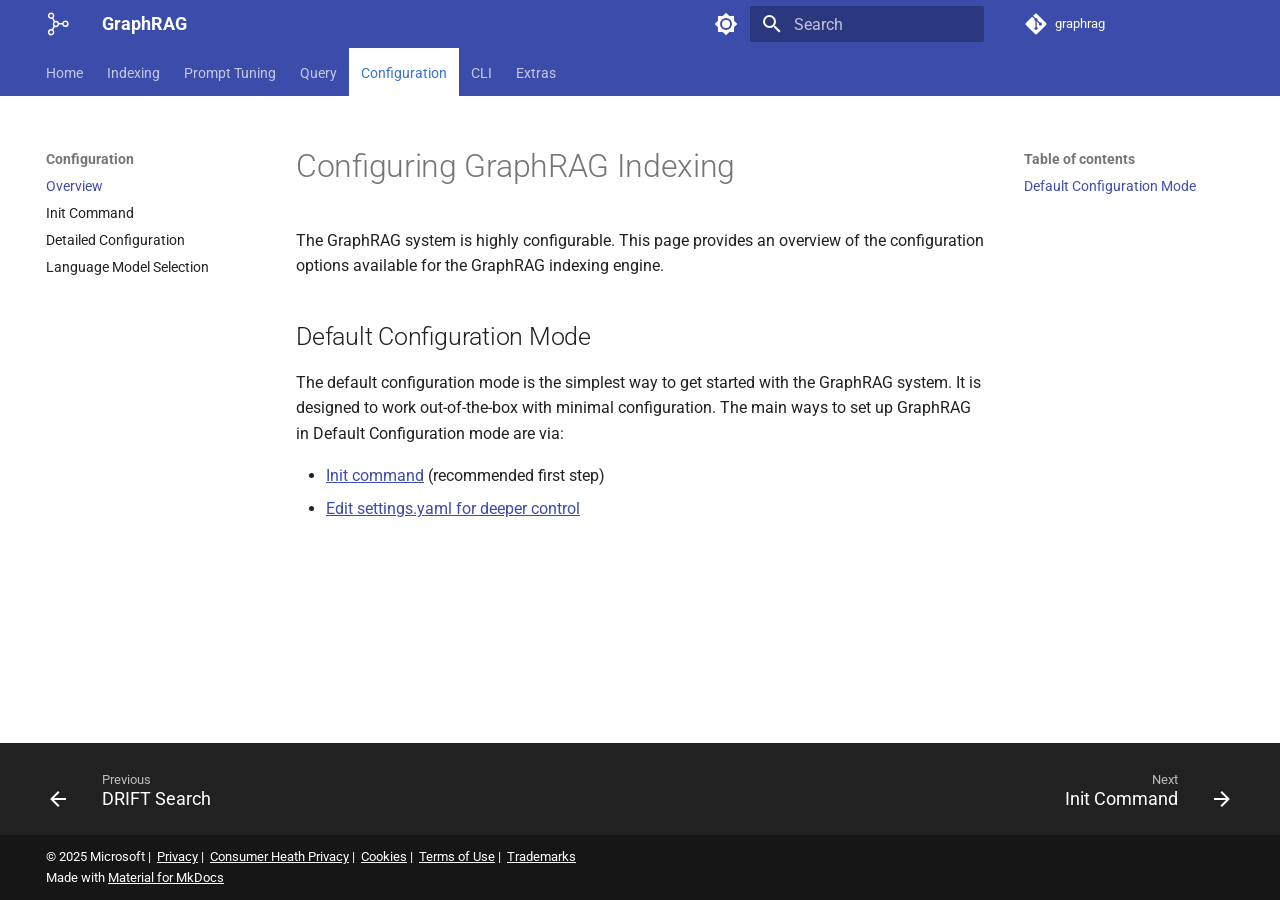
<file: config/overview/index.html>
<!doctype html>
<html lang="en" class="no-js">
  <head>
    
      <meta charset="utf-8">
      <meta name="viewport" content="width=device-width,initial-scale=1">
      
      
      
      
        <link rel="prev" href="../../examples_notebooks/drift_search/">
      
      
        <link rel="next" href="../init/">
      
      
        
      
      
      <link rel="icon" href="../../assets/images/favicon.png">
      <meta name="generator" content="mkdocs-1.6.1, mkdocs-material-9.7.7">
    
    
      
        <title>Overview - GraphRAG</title>
      
    
    
      <link rel="stylesheet" href="../../assets/stylesheets/main.ec1eaa64.min.css">
      
        
        <link rel="stylesheet" href="../../assets/stylesheets/palette.ab4e12ef.min.css">
      
      


    
    
      
        <script src="https://wcpstatic.microsoft.com/mscc/lib/v2/wcp-consent.js"></script>
      
    
    
      
        
        
        <link rel="preconnect" href="https://fonts.gstatic.com" crossorigin>
        <link rel="stylesheet" href="https://fonts.googleapis.com/css?family=Roboto:300,300i,400,400i,700,700i%7CRoboto+Mono:400,400i,700,700i&display=fallback">
        <style>:root{--md-text-font:"Roboto";--md-code-font:"Roboto Mono"}</style>
      
    
    
      <link rel="stylesheet" href="../../stylesheets/extra.css">
    
    <script>__md_scope=new URL("../..",location),__md_hash=e=>[...e].reduce(((e,_)=>(e<<5)-e+_.charCodeAt(0)),0),__md_get=(e,_=localStorage,t=__md_scope)=>JSON.parse(_.getItem(t.pathname+"."+e)),__md_set=(e,_,t=localStorage,a=__md_scope)=>{try{t.setItem(a.pathname+"."+e,JSON.stringify(_))}catch(e){}}</script>
    
      

    
    
  </head>
  
  
    
    
      
    
    
    
    
    <body dir="ltr" data-md-color-scheme="default" data-md-color-primary="indigo" data-md-color-accent="indigo">
  
    
    <input class="md-toggle" data-md-toggle="drawer" type="checkbox" id="__drawer" autocomplete="off">
    <input class="md-toggle" data-md-toggle="search" type="checkbox" id="__search" autocomplete="off">
    <label class="md-overlay" for="__drawer"></label>
    <div data-md-component="skip">
      
        
        <a href="#configuring-graphrag-indexing" class="md-skip">
          Skip to content
        </a>
      
    </div>
    <div data-md-component="announce">
      
    </div>
    
    
      

<header class="md-header" data-md-component="header">
  <nav class="md-header__inner md-grid" aria-label="Header">
    <a href="../.." title="GraphRAG" class="md-header__button md-logo" aria-label="GraphRAG" data-md-component="logo">
      
  
  <svg xmlns="http://www.w3.org/2000/svg" viewBox="0 0 24 24"><path d="M19.375 8.5a3.25 3.25 0 1 1-3.163 4h-3a3.252 3.252 0 0 1-4.443 2.509L7.214 17.76a3.25 3.25 0 1 1-1.342-.674l1.672-2.957A3.24 3.24 0 0 1 6.75 12c0-.907.371-1.727.97-2.316L6.117 6.846A3.253 3.253 0 0 1 1.875 3.75a3.25 3.25 0 1 1 5.526 2.32l1.603 2.836A3.25 3.25 0 0 1 13.093 11h3.119a3.25 3.25 0 0 1 3.163-2.5M10 10.25a1.75 1.75 0 1 0-.001 3.499A1.75 1.75 0 0 0 10 10.25M5.125 2a1.75 1.75 0 1 0 0 3.5 1.75 1.75 0 0 0 0-3.5m12.5 9.75a1.75 1.75 0 1 0 3.5 0 1.75 1.75 0 0 0-3.5 0m-14.25 8.5a1.75 1.75 0 1 0 3.501-.001 1.75 1.75 0 0 0-3.501.001"/></svg>

    </a>
    <label class="md-header__button md-icon" for="__drawer">
      
      <svg xmlns="http://www.w3.org/2000/svg" viewBox="0 0 24 24"><path d="M3 6h18v2H3zm0 5h18v2H3zm0 5h18v2H3z"/></svg>
    </label>
    <div class="md-header__title" data-md-component="header-title">
      <div class="md-header__ellipsis">
        <div class="md-header__topic">
          <span class="md-ellipsis">
            GraphRAG
          </span>
        </div>
        <div class="md-header__topic" data-md-component="header-topic">
          <span class="md-ellipsis">
            
              Overview
            
          </span>
        </div>
      </div>
    </div>
    
      
        <form class="md-header__option" data-md-component="palette">
  
    
    
    
    <input class="md-option" data-md-color-media="" data-md-color-scheme="default" data-md-color-primary="indigo" data-md-color-accent="indigo"  aria-label="Switch to dark mode"  type="radio" name="__palette" id="__palette_0">
    
      <label class="md-header__button md-icon" title="Switch to dark mode" for="__palette_1" hidden>
        <svg xmlns="http://www.w3.org/2000/svg" viewBox="0 0 24 24"><path d="M12 8a4 4 0 0 0-4 4 4 4 0 0 0 4 4 4 4 0 0 0 4-4 4 4 0 0 0-4-4m0 10a6 6 0 0 1-6-6 6 6 0 0 1 6-6 6 6 0 0 1 6 6 6 6 0 0 1-6 6m8-9.31V4h-4.69L12 .69 8.69 4H4v4.69L.69 12 4 15.31V20h4.69L12 23.31 15.31 20H20v-4.69L23.31 12z"/></svg>
      </label>
    
  
    
    
    
    <input class="md-option" data-md-color-media="" data-md-color-scheme="slate" data-md-color-primary="indigo" data-md-color-accent="indigo"  aria-label="Switch to light mode"  type="radio" name="__palette" id="__palette_1">
    
      <label class="md-header__button md-icon" title="Switch to light mode" for="__palette_0" hidden>
        <svg xmlns="http://www.w3.org/2000/svg" viewBox="0 0 24 24"><path d="M12 18c-.89 0-1.74-.2-2.5-.55C11.56 16.5 13 14.42 13 12s-1.44-4.5-3.5-5.45C10.26 6.2 11.11 6 12 6a6 6 0 0 1 6 6 6 6 0 0 1-6 6m8-9.31V4h-4.69L12 .69 8.69 4H4v4.69L.69 12 4 15.31V20h4.69L12 23.31 15.31 20H20v-4.69L23.31 12z"/></svg>
      </label>
    
  
</form>
      
    
    
      <script>var palette=__md_get("__palette");if(palette&&palette.color){if("(prefers-color-scheme)"===palette.color.media){var media=matchMedia("(prefers-color-scheme: light)"),input=document.querySelector(media.matches?"[data-md-color-media='(prefers-color-scheme: light)']":"[data-md-color-media='(prefers-color-scheme: dark)']");palette.color.media=input.getAttribute("data-md-color-media"),palette.color.scheme=input.getAttribute("data-md-color-scheme"),palette.color.primary=input.getAttribute("data-md-color-primary"),palette.color.accent=input.getAttribute("data-md-color-accent")}for(var[key,value]of Object.entries(palette.color))document.body.setAttribute("data-md-color-"+key,value)}</script>
    
    
    
      
      
        <label class="md-header__button md-icon" for="__search">
          
          <svg xmlns="http://www.w3.org/2000/svg" viewBox="0 0 24 24"><path d="M9.5 3A6.5 6.5 0 0 1 16 9.5c0 1.61-.59 3.09-1.56 4.23l.27.27h.79l5 5-1.5 1.5-5-5v-.79l-.27-.27A6.52 6.52 0 0 1 9.5 16 6.5 6.5 0 0 1 3 9.5 6.5 6.5 0 0 1 9.5 3m0 2C7 5 5 7 5 9.5S7 14 9.5 14 14 12 14 9.5 12 5 9.5 5"/></svg>
        </label>
        <div class="md-search" data-md-component="search" role="dialog">
  <label class="md-search__overlay" for="__search"></label>
  <div class="md-search__inner" role="search">
    <form class="md-search__form" name="search">
      <input type="text" class="md-search__input" name="query" aria-label="Search" placeholder="Search" autocapitalize="off" autocorrect="off" autocomplete="off" spellcheck="false" data-md-component="search-query" required>
      <label class="md-search__icon md-icon" for="__search">
        
        <svg xmlns="http://www.w3.org/2000/svg" viewBox="0 0 24 24"><path d="M9.5 3A6.5 6.5 0 0 1 16 9.5c0 1.61-.59 3.09-1.56 4.23l.27.27h.79l5 5-1.5 1.5-5-5v-.79l-.27-.27A6.52 6.52 0 0 1 9.5 16 6.5 6.5 0 0 1 3 9.5 6.5 6.5 0 0 1 9.5 3m0 2C7 5 5 7 5 9.5S7 14 9.5 14 14 12 14 9.5 12 5 9.5 5"/></svg>
        
        <svg xmlns="http://www.w3.org/2000/svg" viewBox="0 0 24 24"><path d="M20 11v2H8l5.5 5.5-1.42 1.42L4.16 12l7.92-7.92L13.5 5.5 8 11z"/></svg>
      </label>
      <nav class="md-search__options" aria-label="Search">
        
        <button type="reset" class="md-search__icon md-icon" title="Clear" aria-label="Clear" tabindex="-1">
          
          <svg xmlns="http://www.w3.org/2000/svg" viewBox="0 0 24 24"><path d="M19 6.41 17.59 5 12 10.59 6.41 5 5 6.41 10.59 12 5 17.59 6.41 19 12 13.41 17.59 19 19 17.59 13.41 12z"/></svg>
        </button>
      </nav>
      
    </form>
    <div class="md-search__output">
      <div class="md-search__scrollwrap" tabindex="0" data-md-scrollfix>
        <div class="md-search-result" data-md-component="search-result">
          <div class="md-search-result__meta">
            Initializing search
          </div>
          <ol class="md-search-result__list" role="presentation"></ol>
        </div>
      </div>
    </div>
  </div>
</div>
      
    
    
      <div class="md-header__source">
        <a href="https://github.com/microsoft/graphrag" title="Go to repository" class="md-source" data-md-component="source">
  <div class="md-source__icon md-icon">
    
    <svg xmlns="http://www.w3.org/2000/svg" viewBox="0 0 448 512"><!--! Font Awesome Free 7.1.0 by @fontawesome - https://fontawesome.com License - https://fontawesome.com/license/free (Icons: CC BY 4.0, Fonts: SIL OFL 1.1, Code: MIT License) Copyright 2025 Fonticons, Inc.--><path d="M439.6 236.1 244 40.5c-5.4-5.5-12.8-8.5-20.4-8.5s-15 3-20.4 8.4L162.5 81l51.5 51.5c27.1-9.1 52.7 16.8 43.4 43.7l49.7 49.7c34.2-11.8 61.2 31 35.5 56.7-26.5 26.5-70.2-2.9-56-37.3L240.3 199v121.9c25.3 12.5 22.3 41.8 9.1 55-6.4 6.4-15.2 10.1-24.3 10.1s-17.8-3.6-24.3-10.1c-17.6-17.6-11.1-46.9 11.2-56v-123c-20.8-8.5-24.6-30.7-18.6-45L142.6 101 8.5 235.1C3 240.6 0 247.9 0 255.5s3 15 8.5 20.4l195.6 195.7c5.4 5.4 12.7 8.4 20.4 8.4s15-3 20.4-8.4l194.7-194.7c5.4-5.4 8.4-12.8 8.4-20.4s-3-15-8.4-20.4"/></svg>
  </div>
  <div class="md-source__repository">
    graphrag
  </div>
</a>
      </div>
    
  </nav>
  
</header>
    
    <div class="md-container" data-md-component="container">
      
      
        
          
            
<nav class="md-tabs" aria-label="Tabs" data-md-component="tabs">
  <div class="md-grid">
    <ul class="md-tabs__list">
      
        
  
  
  
  
    
    
      <li class="md-tabs__item">
        <a href="../.." class="md-tabs__link">
          
  
  
  Home

        </a>
      </li>
    
  

      
        
  
  
  
  
    
    
      <li class="md-tabs__item">
        <a href="../../index/overview/" class="md-tabs__link">
          
  
  
  Indexing

        </a>
      </li>
    
  

      
        
  
  
  
  
    
    
      <li class="md-tabs__item">
        <a href="../../prompt_tuning/overview/" class="md-tabs__link">
          
  
  
  Prompt Tuning

        </a>
      </li>
    
  

      
        
  
  
  
  
    
    
      <li class="md-tabs__item">
        <a href="../../query/overview/" class="md-tabs__link">
          
  
  
  Query

        </a>
      </li>
    
  

      
        
  
  
  
    
  
  
    
    
      <li class="md-tabs__item md-tabs__item--active">
        <a href="./" class="md-tabs__link">
          
  
  
  Configuration

        </a>
      </li>
    
  

      
        
  
  
  
  
    <li class="md-tabs__item">
      <a href="../../cli/" class="md-tabs__link">
        
  
  
    
  
  CLI

      </a>
    </li>
  

      
        
  
  
  
  
    
    
      <li class="md-tabs__item">
        <a href="../../blog_posts/" class="md-tabs__link">
          
  
  
  Extras

        </a>
      </li>
    
  

      
    </ul>
  </div>
</nav>
          
        
      
      <main class="md-main" data-md-component="main">
        <div class="md-main__inner md-grid">
          
            
              
              <div class="md-sidebar md-sidebar--primary" data-md-component="sidebar" data-md-type="navigation" >
                <div class="md-sidebar__scrollwrap">
                  <div class="md-sidebar__inner">
                    


  


<nav class="md-nav md-nav--primary md-nav--lifted" aria-label="Navigation" data-md-level="0">
  <label class="md-nav__title" for="__drawer">
    <a href="../.." title="GraphRAG" class="md-nav__button md-logo" aria-label="GraphRAG" data-md-component="logo">
      
  
  <svg xmlns="http://www.w3.org/2000/svg" viewBox="0 0 24 24"><path d="M19.375 8.5a3.25 3.25 0 1 1-3.163 4h-3a3.252 3.252 0 0 1-4.443 2.509L7.214 17.76a3.25 3.25 0 1 1-1.342-.674l1.672-2.957A3.24 3.24 0 0 1 6.75 12c0-.907.371-1.727.97-2.316L6.117 6.846A3.253 3.253 0 0 1 1.875 3.75a3.25 3.25 0 1 1 5.526 2.32l1.603 2.836A3.25 3.25 0 0 1 13.093 11h3.119a3.25 3.25 0 0 1 3.163-2.5M10 10.25a1.75 1.75 0 1 0-.001 3.499A1.75 1.75 0 0 0 10 10.25M5.125 2a1.75 1.75 0 1 0 0 3.5 1.75 1.75 0 0 0 0-3.5m12.5 9.75a1.75 1.75 0 1 0 3.5 0 1.75 1.75 0 0 0-3.5 0m-14.25 8.5a1.75 1.75 0 1 0 3.501-.001 1.75 1.75 0 0 0-3.501.001"/></svg>

    </a>
    GraphRAG
  </label>
  
    <div class="md-nav__source">
      <a href="https://github.com/microsoft/graphrag" title="Go to repository" class="md-source" data-md-component="source">
  <div class="md-source__icon md-icon">
    
    <svg xmlns="http://www.w3.org/2000/svg" viewBox="0 0 448 512"><!--! Font Awesome Free 7.1.0 by @fontawesome - https://fontawesome.com License - https://fontawesome.com/license/free (Icons: CC BY 4.0, Fonts: SIL OFL 1.1, Code: MIT License) Copyright 2025 Fonticons, Inc.--><path d="M439.6 236.1 244 40.5c-5.4-5.5-12.8-8.5-20.4-8.5s-15 3-20.4 8.4L162.5 81l51.5 51.5c27.1-9.1 52.7 16.8 43.4 43.7l49.7 49.7c34.2-11.8 61.2 31 35.5 56.7-26.5 26.5-70.2-2.9-56-37.3L240.3 199v121.9c25.3 12.5 22.3 41.8 9.1 55-6.4 6.4-15.2 10.1-24.3 10.1s-17.8-3.6-24.3-10.1c-17.6-17.6-11.1-46.9 11.2-56v-123c-20.8-8.5-24.6-30.7-18.6-45L142.6 101 8.5 235.1C3 240.6 0 247.9 0 255.5s3 15 8.5 20.4l195.6 195.7c5.4 5.4 12.7 8.4 20.4 8.4s15-3 20.4-8.4l194.7-194.7c5.4-5.4 8.4-12.8 8.4-20.4s-3-15-8.4-20.4"/></svg>
  </div>
  <div class="md-source__repository">
    graphrag
  </div>
</a>
    </div>
  
  <ul class="md-nav__list" data-md-scrollfix>
    
      
      
  
  
  
  
    
    
    
    
      
      
    
    
    <li class="md-nav__item md-nav__item--nested">
      
        
        
        <input class="md-nav__toggle md-toggle " type="checkbox" id="__nav_1" >
        
          
          <label class="md-nav__link" for="__nav_1" id="__nav_1_label" tabindex="0">
            
  
  
  <span class="md-ellipsis">
    
  
    Home
  

    
  </span>
  
  

            <span class="md-nav__icon md-icon"></span>
          </label>
        
        <nav class="md-nav" data-md-level="1" aria-labelledby="__nav_1_label" aria-expanded="false">
          <label class="md-nav__title" for="__nav_1">
            <span class="md-nav__icon md-icon"></span>
            
  
    Home
  

          </label>
          <ul class="md-nav__list" data-md-scrollfix>
            
              
                
  
  
  
  
    <li class="md-nav__item">
      <a href="../.." class="md-nav__link">
        
  
  
  <span class="md-ellipsis">
    
  
    Welcome
  

    
  </span>
  
  

      </a>
    </li>
  

              
            
              
                
  
  
  
  
    <li class="md-nav__item">
      <a href="../../get_started/" class="md-nav__link">
        
  
  
  <span class="md-ellipsis">
    
  
    Getting Started
  

    
  </span>
  
  

      </a>
    </li>
  

              
            
              
                
  
  
  
  
    <li class="md-nav__item">
      <a href="../../developing/" class="md-nav__link">
        
  
  
  <span class="md-ellipsis">
    
  
    Development Guide
  

    
  </span>
  
  

      </a>
    </li>
  

              
            
          </ul>
        </nav>
      
    </li>
  

    
      
      
  
  
  
  
    
    
    
    
      
      
    
    
    <li class="md-nav__item md-nav__item--nested">
      
        
        
        <input class="md-nav__toggle md-toggle " type="checkbox" id="__nav_2" >
        
          
          <label class="md-nav__link" for="__nav_2" id="__nav_2_label" tabindex="0">
            
  
  
  <span class="md-ellipsis">
    
  
    Indexing
  

    
  </span>
  
  

            <span class="md-nav__icon md-icon"></span>
          </label>
        
        <nav class="md-nav" data-md-level="1" aria-labelledby="__nav_2_label" aria-expanded="false">
          <label class="md-nav__title" for="__nav_2">
            <span class="md-nav__icon md-icon"></span>
            
  
    Indexing
  

          </label>
          <ul class="md-nav__list" data-md-scrollfix>
            
              
                
  
  
  
  
    <li class="md-nav__item">
      <a href="../../index/overview/" class="md-nav__link">
        
  
  
  <span class="md-ellipsis">
    
  
    Overview
  

    
  </span>
  
  

      </a>
    </li>
  

              
            
              
                
  
  
  
  
    <li class="md-nav__item">
      <a href="../../index/architecture/" class="md-nav__link">
        
  
  
  <span class="md-ellipsis">
    
  
    Architecture
  

    
  </span>
  
  

      </a>
    </li>
  

              
            
              
                
  
  
  
  
    <li class="md-nav__item">
      <a href="../../index/default_dataflow/" class="md-nav__link">
        
  
  
  <span class="md-ellipsis">
    
  
    Dataflow
  

    
  </span>
  
  

      </a>
    </li>
  

              
            
              
                
  
  
  
  
    <li class="md-nav__item">
      <a href="../../index/methods/" class="md-nav__link">
        
  
  
  <span class="md-ellipsis">
    
  
    Methods
  

    
  </span>
  
  

      </a>
    </li>
  

              
            
              
                
  
  
  
  
    <li class="md-nav__item">
      <a href="../../index/inputs/" class="md-nav__link">
        
  
  
  <span class="md-ellipsis">
    
  
    Inputs
  

    
  </span>
  
  

      </a>
    </li>
  

              
            
              
                
  
  
  
  
    <li class="md-nav__item">
      <a href="../../index/outputs/" class="md-nav__link">
        
  
  
  <span class="md-ellipsis">
    
  
    Outputs
  

    
  </span>
  
  

      </a>
    </li>
  

              
            
              
                
  
  
  
  
    <li class="md-nav__item">
      <a href="../../index/byog/" class="md-nav__link">
        
  
  
  <span class="md-ellipsis">
    
  
    Custom Graphs
  

    
  </span>
  
  

      </a>
    </li>
  

              
            
          </ul>
        </nav>
      
    </li>
  

    
      
      
  
  
  
  
    
    
    
    
      
      
    
    
    <li class="md-nav__item md-nav__item--nested">
      
        
        
        <input class="md-nav__toggle md-toggle " type="checkbox" id="__nav_3" >
        
          
          <label class="md-nav__link" for="__nav_3" id="__nav_3_label" tabindex="0">
            
  
  
  <span class="md-ellipsis">
    
  
    Prompt Tuning
  

    
  </span>
  
  

            <span class="md-nav__icon md-icon"></span>
          </label>
        
        <nav class="md-nav" data-md-level="1" aria-labelledby="__nav_3_label" aria-expanded="false">
          <label class="md-nav__title" for="__nav_3">
            <span class="md-nav__icon md-icon"></span>
            
  
    Prompt Tuning
  

          </label>
          <ul class="md-nav__list" data-md-scrollfix>
            
              
                
  
  
  
  
    <li class="md-nav__item">
      <a href="../../prompt_tuning/overview/" class="md-nav__link">
        
  
  
  <span class="md-ellipsis">
    
  
    Overview
  

    
  </span>
  
  

      </a>
    </li>
  

              
            
              
                
  
  
  
  
    <li class="md-nav__item">
      <a href="../../prompt_tuning/auto_prompt_tuning/" class="md-nav__link">
        
  
  
  <span class="md-ellipsis">
    
  
    Auto Tuning
  

    
  </span>
  
  

      </a>
    </li>
  

              
            
              
                
  
  
  
  
    <li class="md-nav__item">
      <a href="../../prompt_tuning/manual_prompt_tuning/" class="md-nav__link">
        
  
  
  <span class="md-ellipsis">
    
  
    Manual Tuning
  

    
  </span>
  
  

      </a>
    </li>
  

              
            
          </ul>
        </nav>
      
    </li>
  

    
      
      
  
  
  
  
    
    
    
    
      
      
    
    
    <li class="md-nav__item md-nav__item--nested">
      
        
        
        <input class="md-nav__toggle md-toggle " type="checkbox" id="__nav_4" >
        
          
          <label class="md-nav__link" for="__nav_4" id="__nav_4_label" tabindex="0">
            
  
  
  <span class="md-ellipsis">
    
  
    Query
  

    
  </span>
  
  

            <span class="md-nav__icon md-icon"></span>
          </label>
        
        <nav class="md-nav" data-md-level="1" aria-labelledby="__nav_4_label" aria-expanded="false">
          <label class="md-nav__title" for="__nav_4">
            <span class="md-nav__icon md-icon"></span>
            
  
    Query
  

          </label>
          <ul class="md-nav__list" data-md-scrollfix>
            
              
                
  
  
  
  
    <li class="md-nav__item">
      <a href="../../query/overview/" class="md-nav__link">
        
  
  
  <span class="md-ellipsis">
    
  
    Overview
  

    
  </span>
  
  

      </a>
    </li>
  

              
            
              
                
  
  
  
  
    <li class="md-nav__item">
      <a href="../../query/global_search/" class="md-nav__link">
        
  
  
  <span class="md-ellipsis">
    
  
    Global Search
  

    
  </span>
  
  

      </a>
    </li>
  

              
            
              
                
  
  
  
  
    <li class="md-nav__item">
      <a href="../../query/local_search/" class="md-nav__link">
        
  
  
  <span class="md-ellipsis">
    
  
    Local Search
  

    
  </span>
  
  

      </a>
    </li>
  

              
            
              
                
  
  
  
  
    <li class="md-nav__item">
      <a href="../../query/drift_search/" class="md-nav__link">
        
  
  
  <span class="md-ellipsis">
    
  
    DRIFT Search
  

    
  </span>
  
  

      </a>
    </li>
  

              
            
              
                
  
  
  
  
    <li class="md-nav__item">
      <a href="../../query/question_generation/" class="md-nav__link">
        
  
  
  <span class="md-ellipsis">
    
  
    Question Generation
  

    
  </span>
  
  

      </a>
    </li>
  

              
            
              
                
  
  
  
  
    
    
    
    
      
      
    
    
    <li class="md-nav__item md-nav__item--nested">
      
        
        
        <input class="md-nav__toggle md-toggle " type="checkbox" id="__nav_4_6" >
        
          
          <label class="md-nav__link" for="__nav_4_6" id="__nav_4_6_label" tabindex="0">
            
  
  
  <span class="md-ellipsis">
    
  
    Notebooks
  

    
  </span>
  
  

            <span class="md-nav__icon md-icon"></span>
          </label>
        
        <nav class="md-nav" data-md-level="2" aria-labelledby="__nav_4_6_label" aria-expanded="false">
          <label class="md-nav__title" for="__nav_4_6">
            <span class="md-nav__icon md-icon"></span>
            
  
    Notebooks
  

          </label>
          <ul class="md-nav__list" data-md-scrollfix>
            
              
                
  
  
  
  
    <li class="md-nav__item">
      <a href="../../query/notebooks/overview/" class="md-nav__link">
        
  
  
  <span class="md-ellipsis">
    
  
    Overview
  

    
  </span>
  
  

      </a>
    </li>
  

              
            
              
                
  
  
  
  
    <li class="md-nav__item">
      <a href="../../examples_notebooks/global_search/" class="md-nav__link">
        
  
  
  <span class="md-ellipsis">
    
  
    Global Search
  

    
  </span>
  
  

      </a>
    </li>
  

              
            
              
                
  
  
  
  
    <li class="md-nav__item">
      <a href="../../examples_notebooks/local_search/" class="md-nav__link">
        
  
  
  <span class="md-ellipsis">
    
  
    Local Search
  

    
  </span>
  
  

      </a>
    </li>
  

              
            
              
                
  
  
  
  
    <li class="md-nav__item">
      <a href="../../examples_notebooks/drift_search/" class="md-nav__link">
        
  
  
  <span class="md-ellipsis">
    
  
    DRIFT Search
  

    
  </span>
  
  

      </a>
    </li>
  

              
            
          </ul>
        </nav>
      
    </li>
  

              
            
          </ul>
        </nav>
      
    </li>
  

    
      
      
  
  
    
  
  
  
    
    
    
    
      
        
        
      
      
    
    
    <li class="md-nav__item md-nav__item--active md-nav__item--section md-nav__item--nested">
      
        
        
        <input class="md-nav__toggle md-toggle " type="checkbox" id="__nav_5" checked>
        
          
          <label class="md-nav__link" for="__nav_5" id="__nav_5_label" tabindex="">
            
  
  
  <span class="md-ellipsis">
    
  
    Configuration
  

    
  </span>
  
  

            <span class="md-nav__icon md-icon"></span>
          </label>
        
        <nav class="md-nav" data-md-level="1" aria-labelledby="__nav_5_label" aria-expanded="true">
          <label class="md-nav__title" for="__nav_5">
            <span class="md-nav__icon md-icon"></span>
            
  
    Configuration
  

          </label>
          <ul class="md-nav__list" data-md-scrollfix>
            
              
                
  
  
    
  
  
  
    <li class="md-nav__item md-nav__item--active">
      
      <input class="md-nav__toggle md-toggle" type="checkbox" id="__toc">
      
      
        
      
      
        <label class="md-nav__link md-nav__link--active" for="__toc">
          
  
  
  <span class="md-ellipsis">
    
  
    Overview
  

    
  </span>
  
  

          <span class="md-nav__icon md-icon"></span>
        </label>
      
      <a href="./" class="md-nav__link md-nav__link--active">
        
  
  
  <span class="md-ellipsis">
    
  
    Overview
  

    
  </span>
  
  

      </a>
      
        

<nav class="md-nav md-nav--secondary" aria-label="Table of contents">
  
  
  
    
  
  
    <label class="md-nav__title" for="__toc">
      <span class="md-nav__icon md-icon"></span>
      Table of contents
    </label>
    <ul class="md-nav__list" data-md-component="toc" data-md-scrollfix>
      
        <li class="md-nav__item">
  <a href="#default-configuration-mode" class="md-nav__link">
    <span class="md-ellipsis">
      
        Default Configuration Mode
      
    </span>
  </a>
  
</li>
      
    </ul>
  
</nav>
      
    </li>
  

              
            
              
                
  
  
  
  
    <li class="md-nav__item">
      <a href="../init/" class="md-nav__link">
        
  
  
  <span class="md-ellipsis">
    
  
    Init Command
  

    
  </span>
  
  

      </a>
    </li>
  

              
            
              
                
  
  
  
  
    <li class="md-nav__item">
      <a href="../yaml/" class="md-nav__link">
        
  
  
  <span class="md-ellipsis">
    
  
    Detailed Configuration
  

    
  </span>
  
  

      </a>
    </li>
  

              
            
              
                
  
  
  
  
    <li class="md-nav__item">
      <a href="../models/" class="md-nav__link">
        
  
  
  <span class="md-ellipsis">
    
  
    Language Model Selection
  

    
  </span>
  
  

      </a>
    </li>
  

              
            
          </ul>
        </nav>
      
    </li>
  

    
      
      
  
  
  
  
    <li class="md-nav__item">
      <a href="../../cli/" class="md-nav__link">
        
  
  
  <span class="md-ellipsis">
    
  
    CLI
  

    
  </span>
  
  

      </a>
    </li>
  

    
      
      
  
  
  
  
    
    
    
    
      
      
    
    
    <li class="md-nav__item md-nav__item--nested">
      
        
        
        <input class="md-nav__toggle md-toggle " type="checkbox" id="__nav_7" >
        
          
          <label class="md-nav__link" for="__nav_7" id="__nav_7_label" tabindex="0">
            
  
  
  <span class="md-ellipsis">
    
  
    Extras
  

    
  </span>
  
  

            <span class="md-nav__icon md-icon"></span>
          </label>
        
        <nav class="md-nav" data-md-level="1" aria-labelledby="__nav_7_label" aria-expanded="false">
          <label class="md-nav__title" for="__nav_7">
            <span class="md-nav__icon md-icon"></span>
            
  
    Extras
  

          </label>
          <ul class="md-nav__list" data-md-scrollfix>
            
              
                
  
  
  
  
    <li class="md-nav__item">
      <a href="../../blog_posts/" class="md-nav__link">
        
  
  
  <span class="md-ellipsis">
    
  
    Microsoft Research Blog
  

    
  </span>
  
  

      </a>
    </li>
  

              
            
              
                
  
  
  
  
    <li class="md-nav__item">
      <a href="../../visualization_guide/" class="md-nav__link">
        
  
  
  <span class="md-ellipsis">
    
  
    Visualization Guide
  

    
  </span>
  
  

      </a>
    </li>
  

              
            
              
                
  
  
  
  
    
    
    
    
      
      
    
    
    <li class="md-nav__item md-nav__item--nested">
      
        
        
        <input class="md-nav__toggle md-toggle " type="checkbox" id="__nav_7_3" >
        
          
          <label class="md-nav__link" for="__nav_7_3" id="__nav_7_3_label" tabindex="0">
            
  
  
  <span class="md-ellipsis">
    
  
    Operation Dulce
  

    
  </span>
  
  

            <span class="md-nav__icon md-icon"></span>
          </label>
        
        <nav class="md-nav" data-md-level="2" aria-labelledby="__nav_7_3_label" aria-expanded="false">
          <label class="md-nav__title" for="__nav_7_3">
            <span class="md-nav__icon md-icon"></span>
            
  
    Operation Dulce
  

          </label>
          <ul class="md-nav__list" data-md-scrollfix>
            
              
                
  
  
  
  
    <li class="md-nav__item">
      <a href="../../data/operation_dulce/ABOUT/" class="md-nav__link">
        
  
  
  <span class="md-ellipsis">
    
  
    About
  

    
  </span>
  
  

      </a>
    </li>
  

              
            
              
                
  
  
  
  
    <li class="md-nav__item">
      <a href="../../data/operation_dulce/Operation%20Dulce%20v2%201%201/" class="md-nav__link">
        
  
  
  <span class="md-ellipsis">
    
  
    Document
  

    
  </span>
  
  

      </a>
    </li>
  

              
            
          </ul>
        </nav>
      
    </li>
  

              
            
          </ul>
        </nav>
      
    </li>
  

    
  </ul>
</nav>
                  </div>
                </div>
              </div>
            
            
              
              <div class="md-sidebar md-sidebar--secondary" data-md-component="sidebar" data-md-type="toc" >
                <div class="md-sidebar__scrollwrap">
                  <div class="md-sidebar__inner">
                    

<nav class="md-nav md-nav--secondary" aria-label="Table of contents">
  
  
  
    
  
  
    <label class="md-nav__title" for="__toc">
      <span class="md-nav__icon md-icon"></span>
      Table of contents
    </label>
    <ul class="md-nav__list" data-md-component="toc" data-md-scrollfix>
      
        <li class="md-nav__item">
  <a href="#default-configuration-mode" class="md-nav__link">
    <span class="md-ellipsis">
      
        Default Configuration Mode
      
    </span>
  </a>
  
</li>
      
    </ul>
  
</nav>
                  </div>
                </div>
              </div>
            
          
          
            <div class="md-content" data-md-component="content">
              
              <article class="md-content__inner md-typeset">
                
                  


  
  


<h1 id="configuring-graphrag-indexing">Configuring GraphRAG Indexing</h1>
<p>The GraphRAG system is highly configurable. This page provides an overview of the configuration options available for the GraphRAG indexing engine.</p>
<h2 id="default-configuration-mode">Default Configuration Mode</h2>
<p>The default configuration mode is the simplest way to get started with the GraphRAG system. It is designed to work out-of-the-box with minimal configuration. The main ways to set up GraphRAG in Default Configuration mode are via:</p>
<ul>
<li><a href="../init/">Init command</a> (recommended first step)</li>
<li><a href="../yaml/">Edit settings.yaml for deeper control</a></li>
</ul>












                
              </article>
            </div>
          
          
<script>var target=document.getElementById(location.hash.slice(1));target&&target.name&&(target.checked=target.name.startsWith("__tabbed_"))</script>
        </div>
        
      </main>
      
        <footer class="md-footer">
  
    
      
      <nav class="md-footer__inner md-grid" aria-label="Footer" >
        
          
          <a href="../../examples_notebooks/drift_search/" class="md-footer__link md-footer__link--prev" aria-label="Previous: DRIFT Search">
            <div class="md-footer__button md-icon">
              
              <svg xmlns="http://www.w3.org/2000/svg" viewBox="0 0 24 24"><path d="M20 11v2H8l5.5 5.5-1.42 1.42L4.16 12l7.92-7.92L13.5 5.5 8 11z"/></svg>
            </div>
            <div class="md-footer__title">
              <span class="md-footer__direction">
                Previous
              </span>
              <div class="md-ellipsis">
                DRIFT Search
              </div>
            </div>
          </a>
        
        
          
          <a href="../init/" class="md-footer__link md-footer__link--next" aria-label="Next: Init Command">
            <div class="md-footer__title">
              <span class="md-footer__direction">
                Next
              </span>
              <div class="md-ellipsis">
                Init Command
              </div>
            </div>
            <div class="md-footer__button md-icon">
              
              <svg xmlns="http://www.w3.org/2000/svg" viewBox="0 0 24 24"><path d="M4 11v2h12l-5.5 5.5 1.42 1.42L19.84 12l-7.92-7.92L10.5 5.5 16 11z"/></svg>
            </div>
          </a>
        
      </nav>
    
  
  <div class="md-footer-meta md-typeset">
    <div class="md-footer-meta__inner md-grid">
      <div class="md-copyright">
  
    <div class="md-copyright__highlight">
      &copy; 2025 Microsoft&nbsp;|&nbsp; <a href="https://go.microsoft.com/fwlink/?LinkId=521839">Privacy</a>&nbsp;|&nbsp; <a href="https://go.microsoft.com/fwlink/?LinkId=2259814">Consumer Heath Privacy</a>&nbsp;|&nbsp; <a onclick="window.manageConsent();">Cookies</a>&nbsp;|&nbsp; <a href="https://go.microsoft.com/fwlink/?LinkID=206977">Terms of Use</a>&nbsp;|&nbsp; <a href="https://www.microsoft.com/trademarks">Trademarks</a>

    </div>
  
  
    Made with
    <a href="https://squidfunk.github.io/mkdocs-material/" target="_blank" rel="noopener">
      Material for MkDocs
    </a>
  
</div>
      
    </div>
  </div>
</footer>
      
    </div>
    <div class="md-dialog" data-md-component="dialog">
      <div class="md-dialog__inner md-typeset"></div>
    </div>
    
    
    
      
      
      <script id="__config" type="application/json">{"annotate": null, "base": "../..", "features": ["content.code.copy", "content.code.select", "navigation.footer", "navigation.tabs"], "search": "../../assets/javascripts/workers/search.2c215733.min.js", "tags": null, "translations": {"clipboard.copied": "Copied to clipboard", "clipboard.copy": "Copy to clipboard", "search.result.more.one": "1 more on this page", "search.result.more.other": "# more on this page", "search.result.none": "No matching documents", "search.result.one": "1 matching document", "search.result.other": "# matching documents", "search.result.placeholder": "Type to start searching", "search.result.term.missing": "Missing", "select.version": "Select version"}, "version": null}</script>
    
    
      <script src="../../assets/javascripts/bundle.d7400e89.min.js"></script>
      
        <script src="../../scripts/create_cookie_banner.js"></script>
      
    
  </body>
</html>
</file>
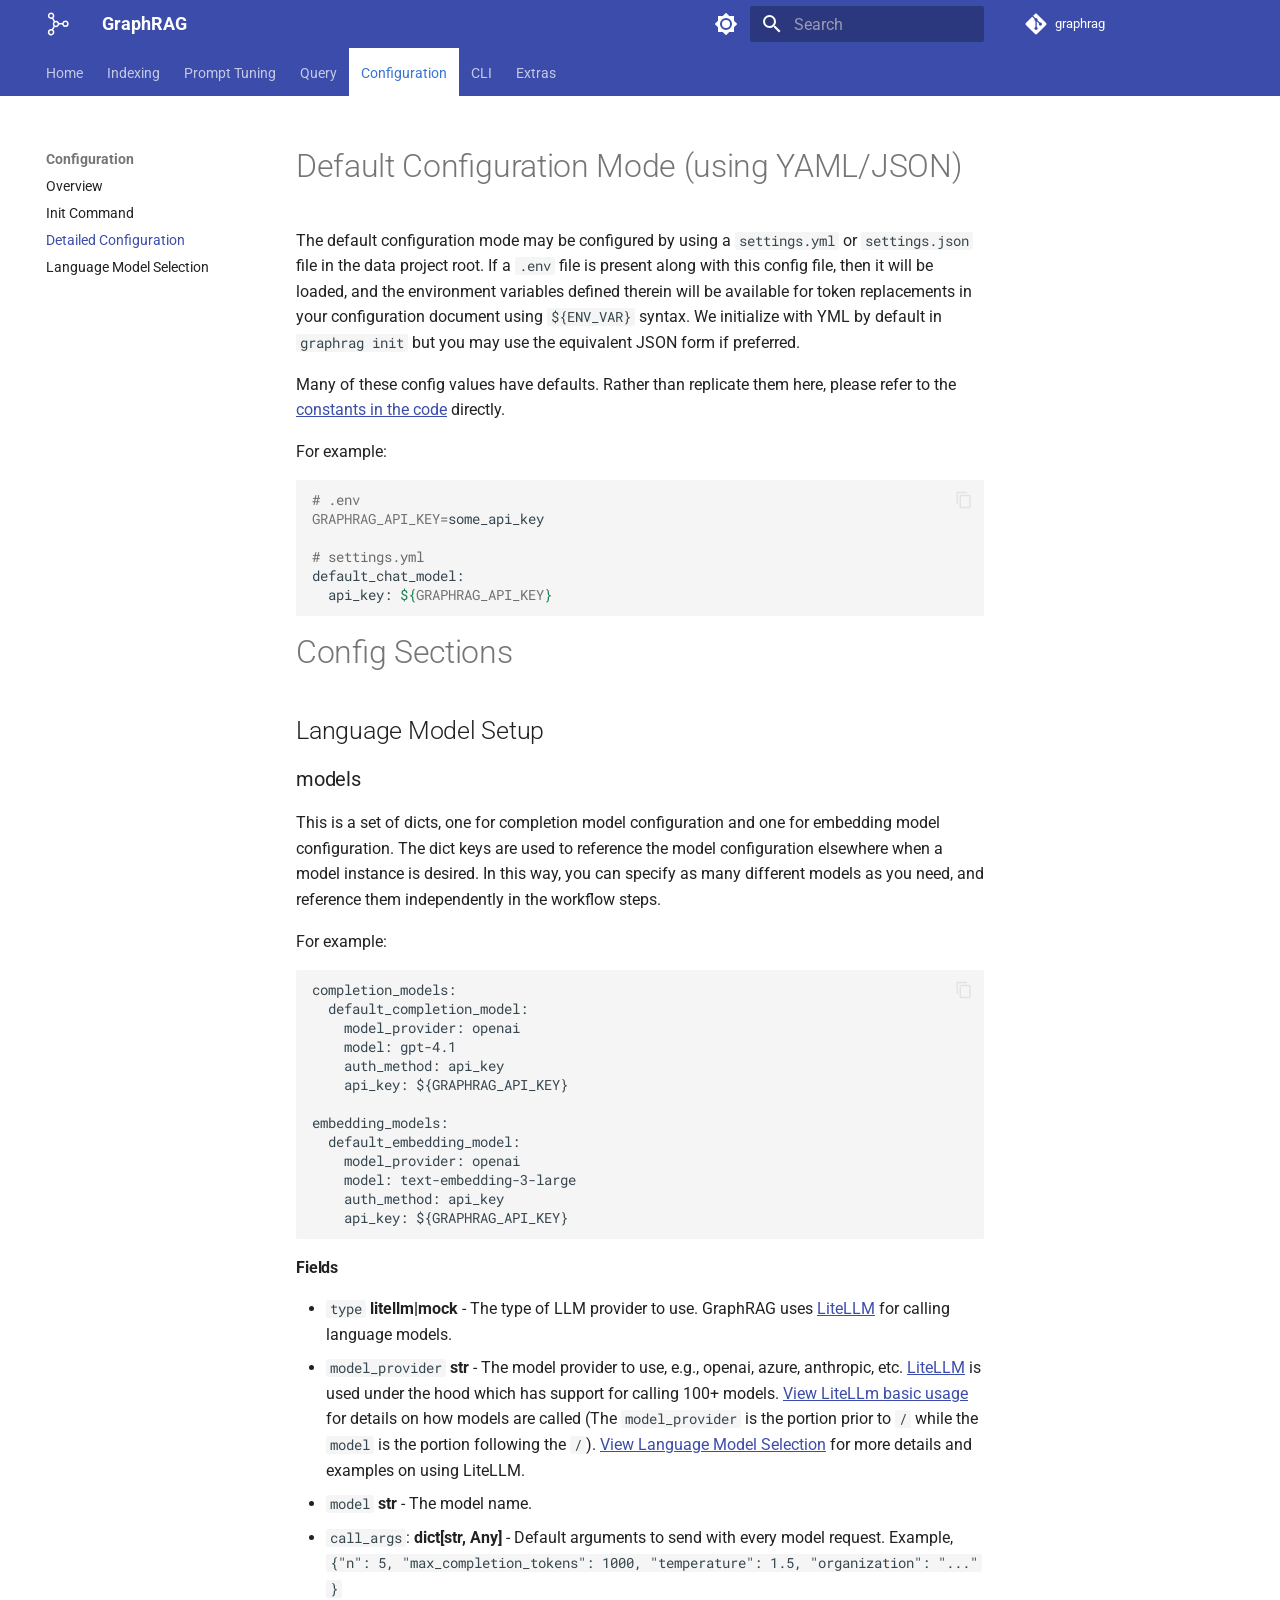
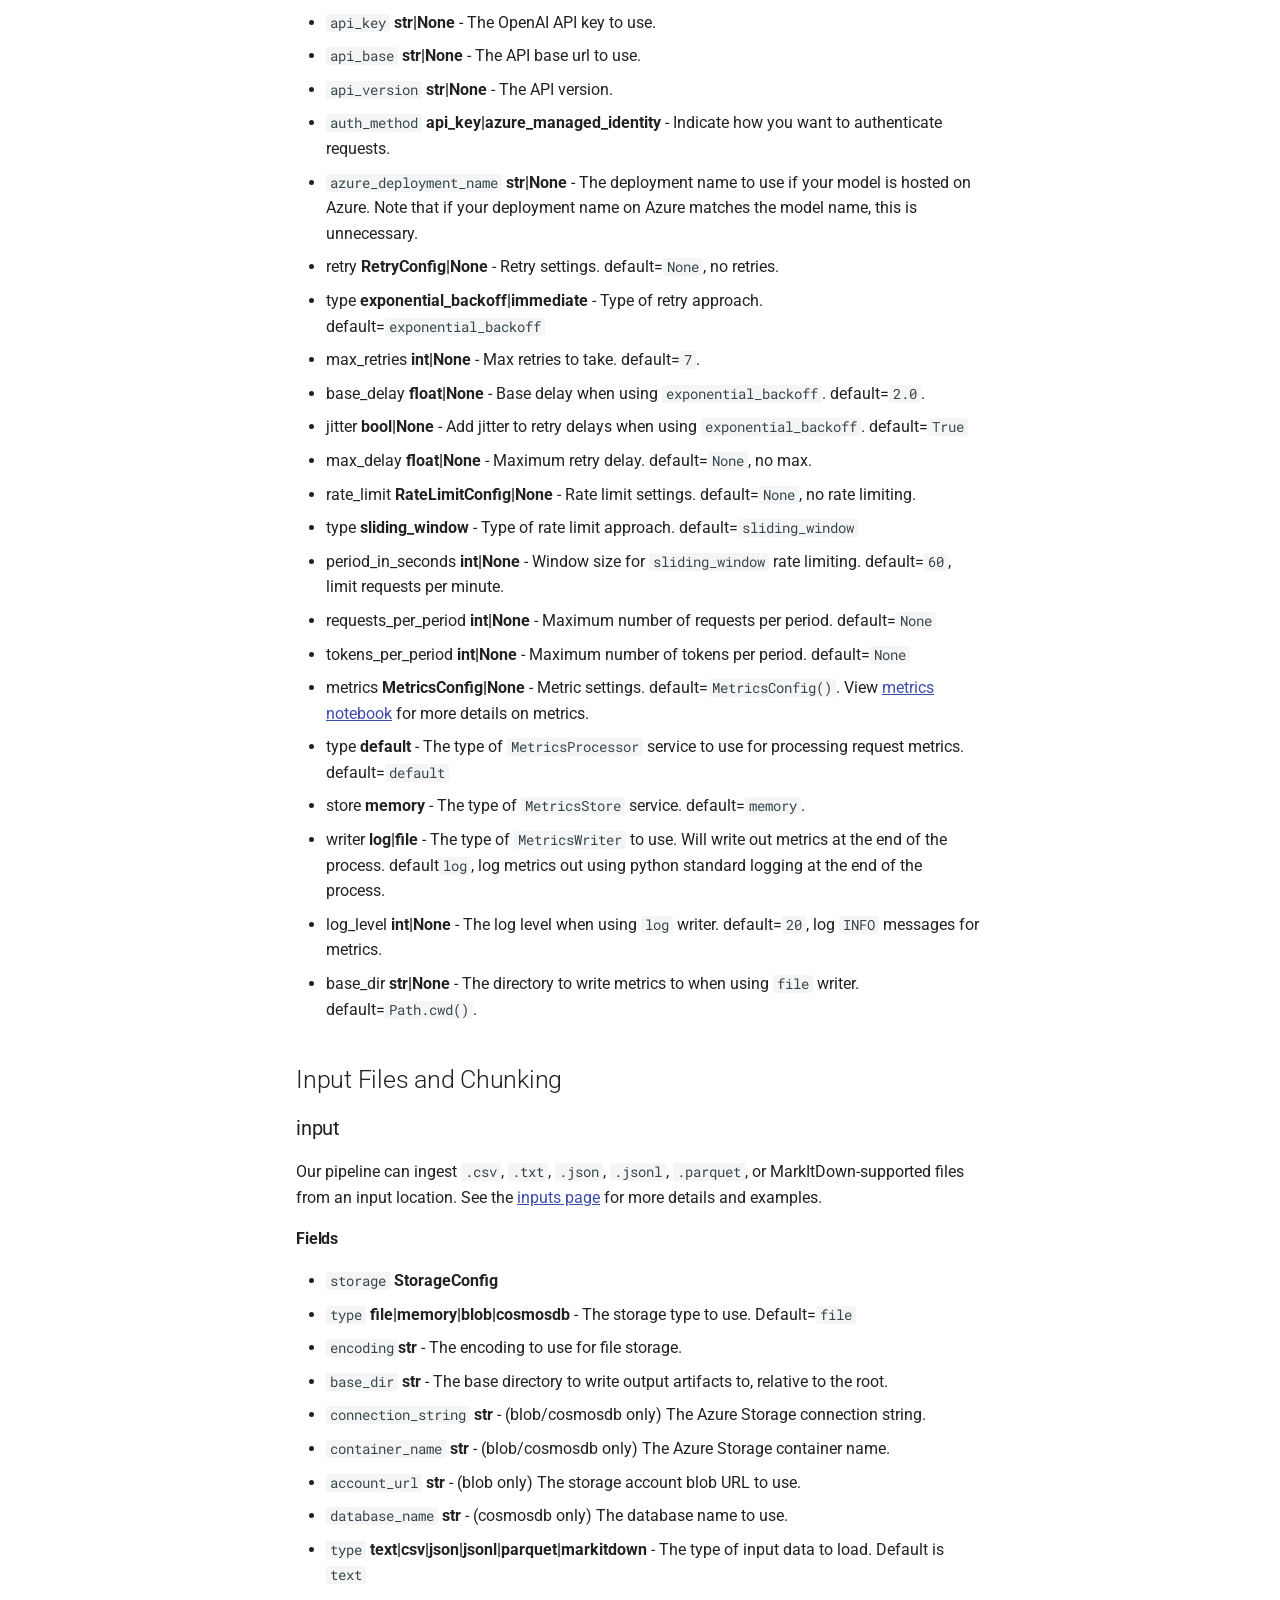
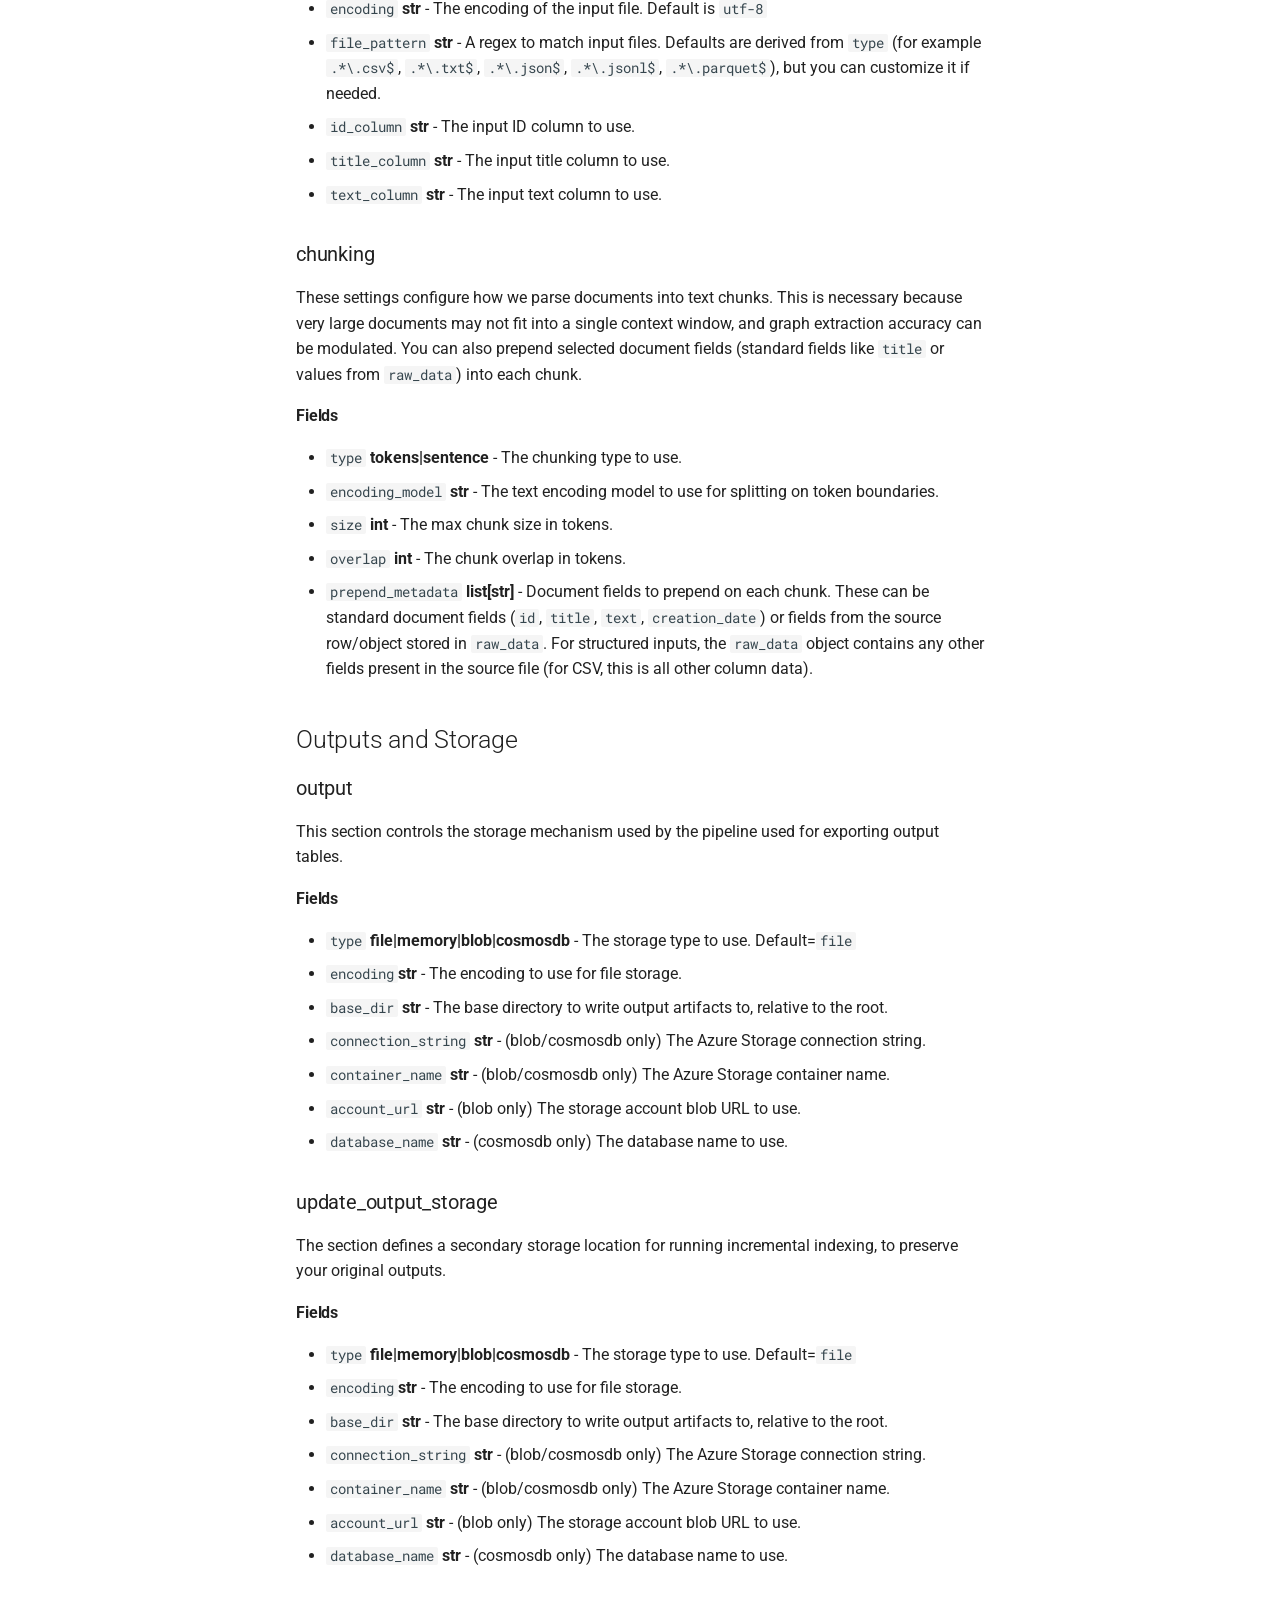
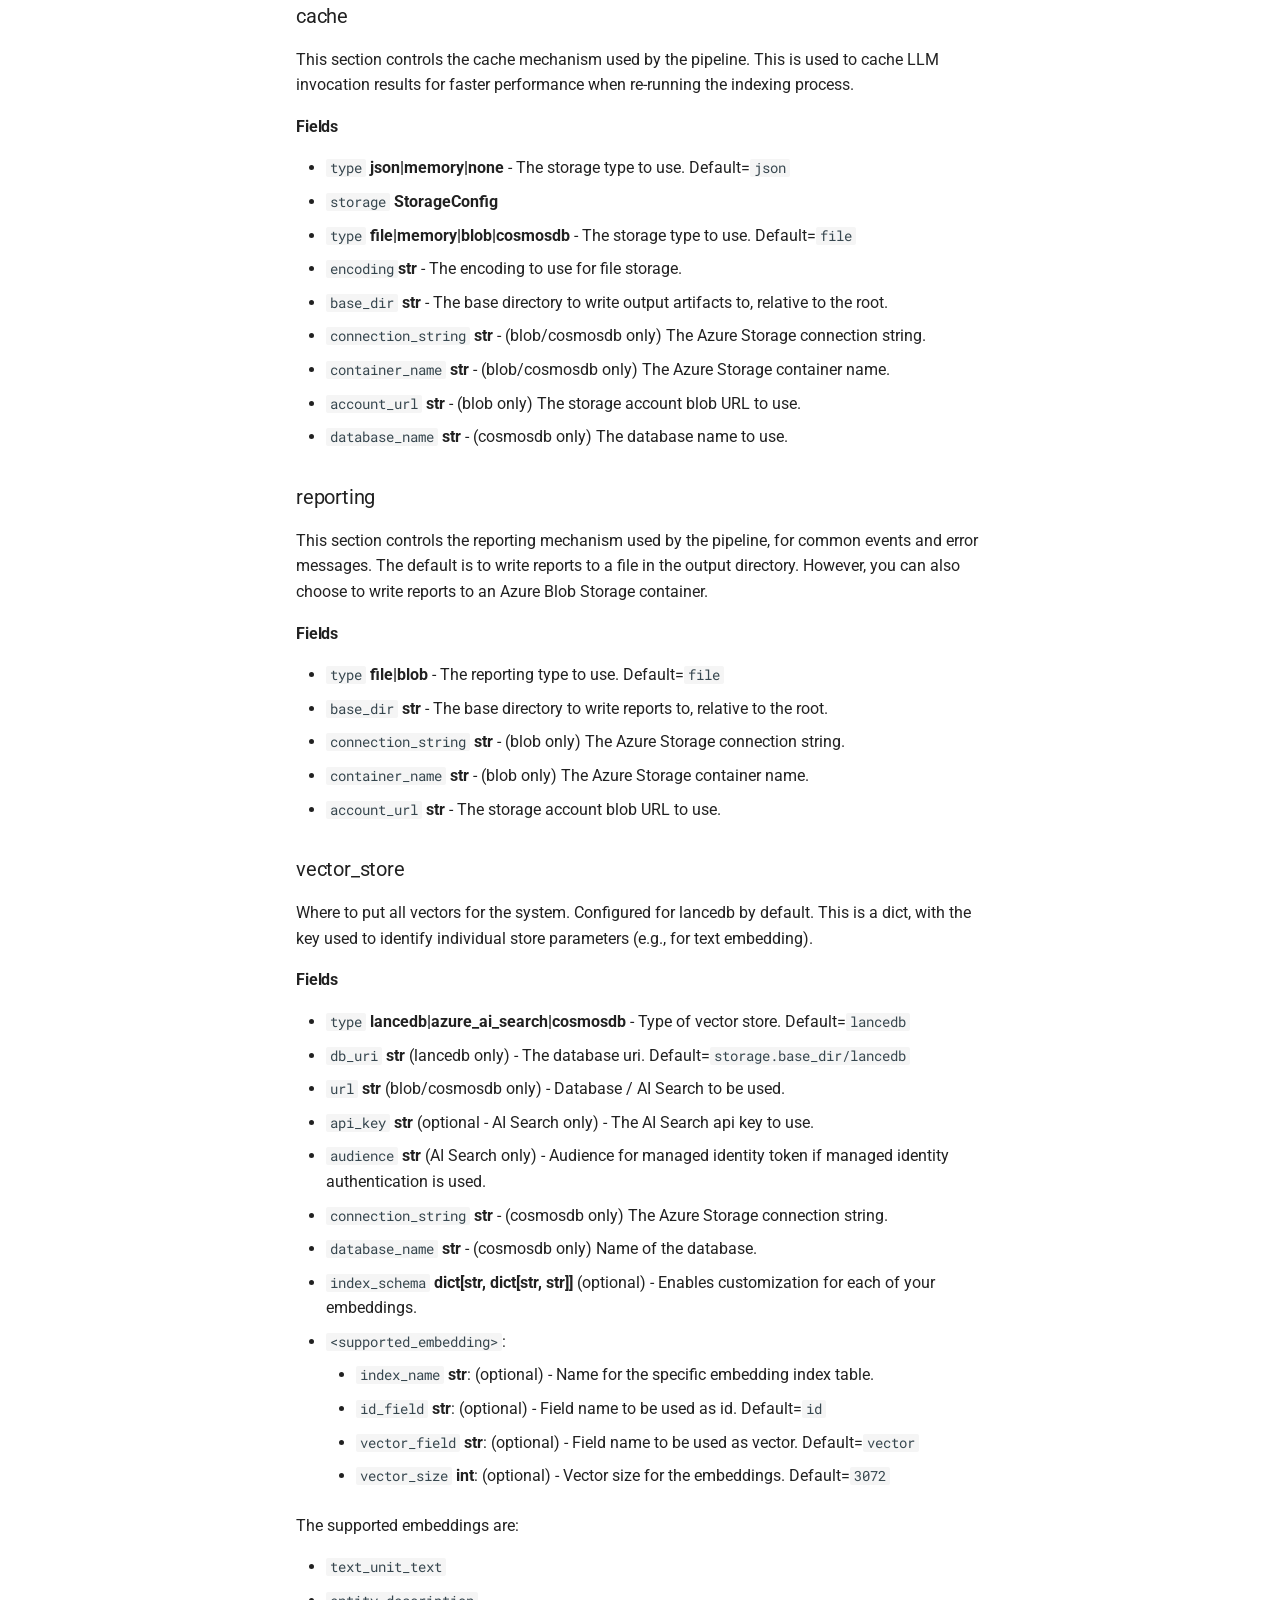
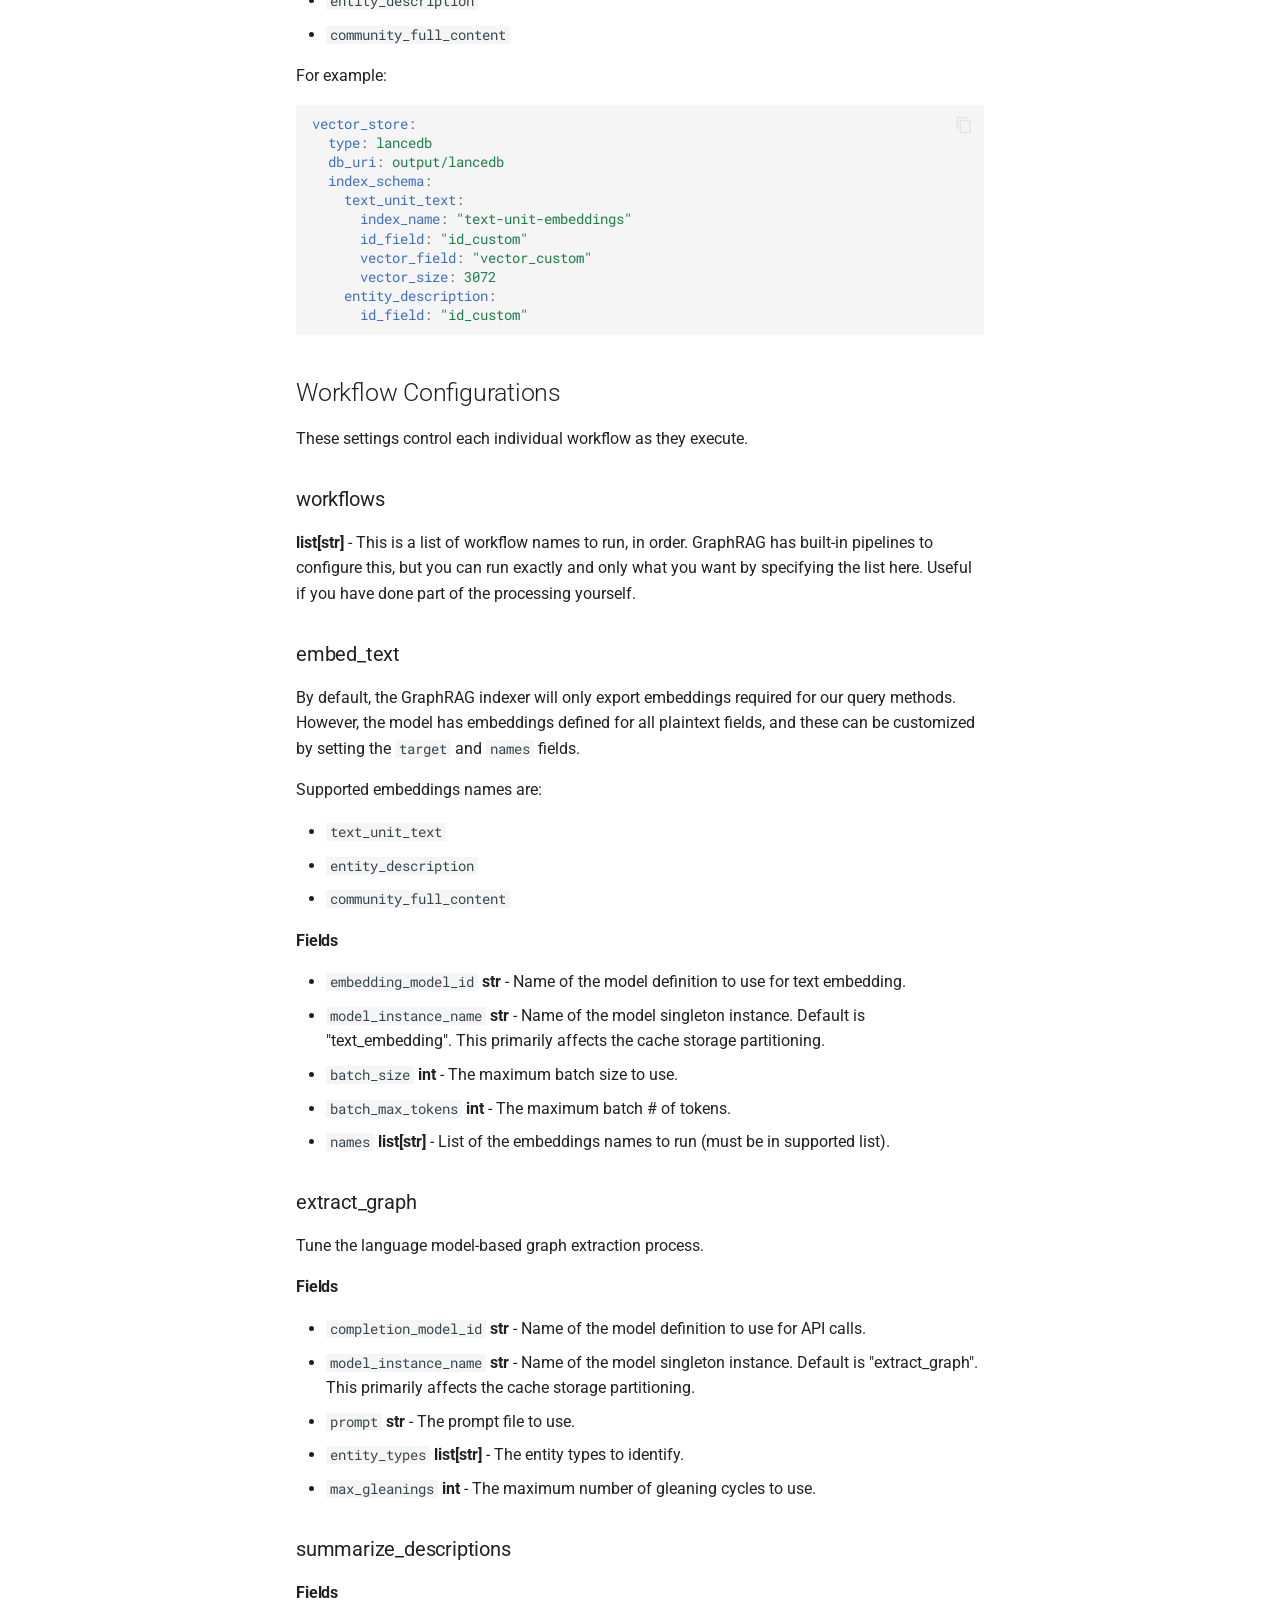
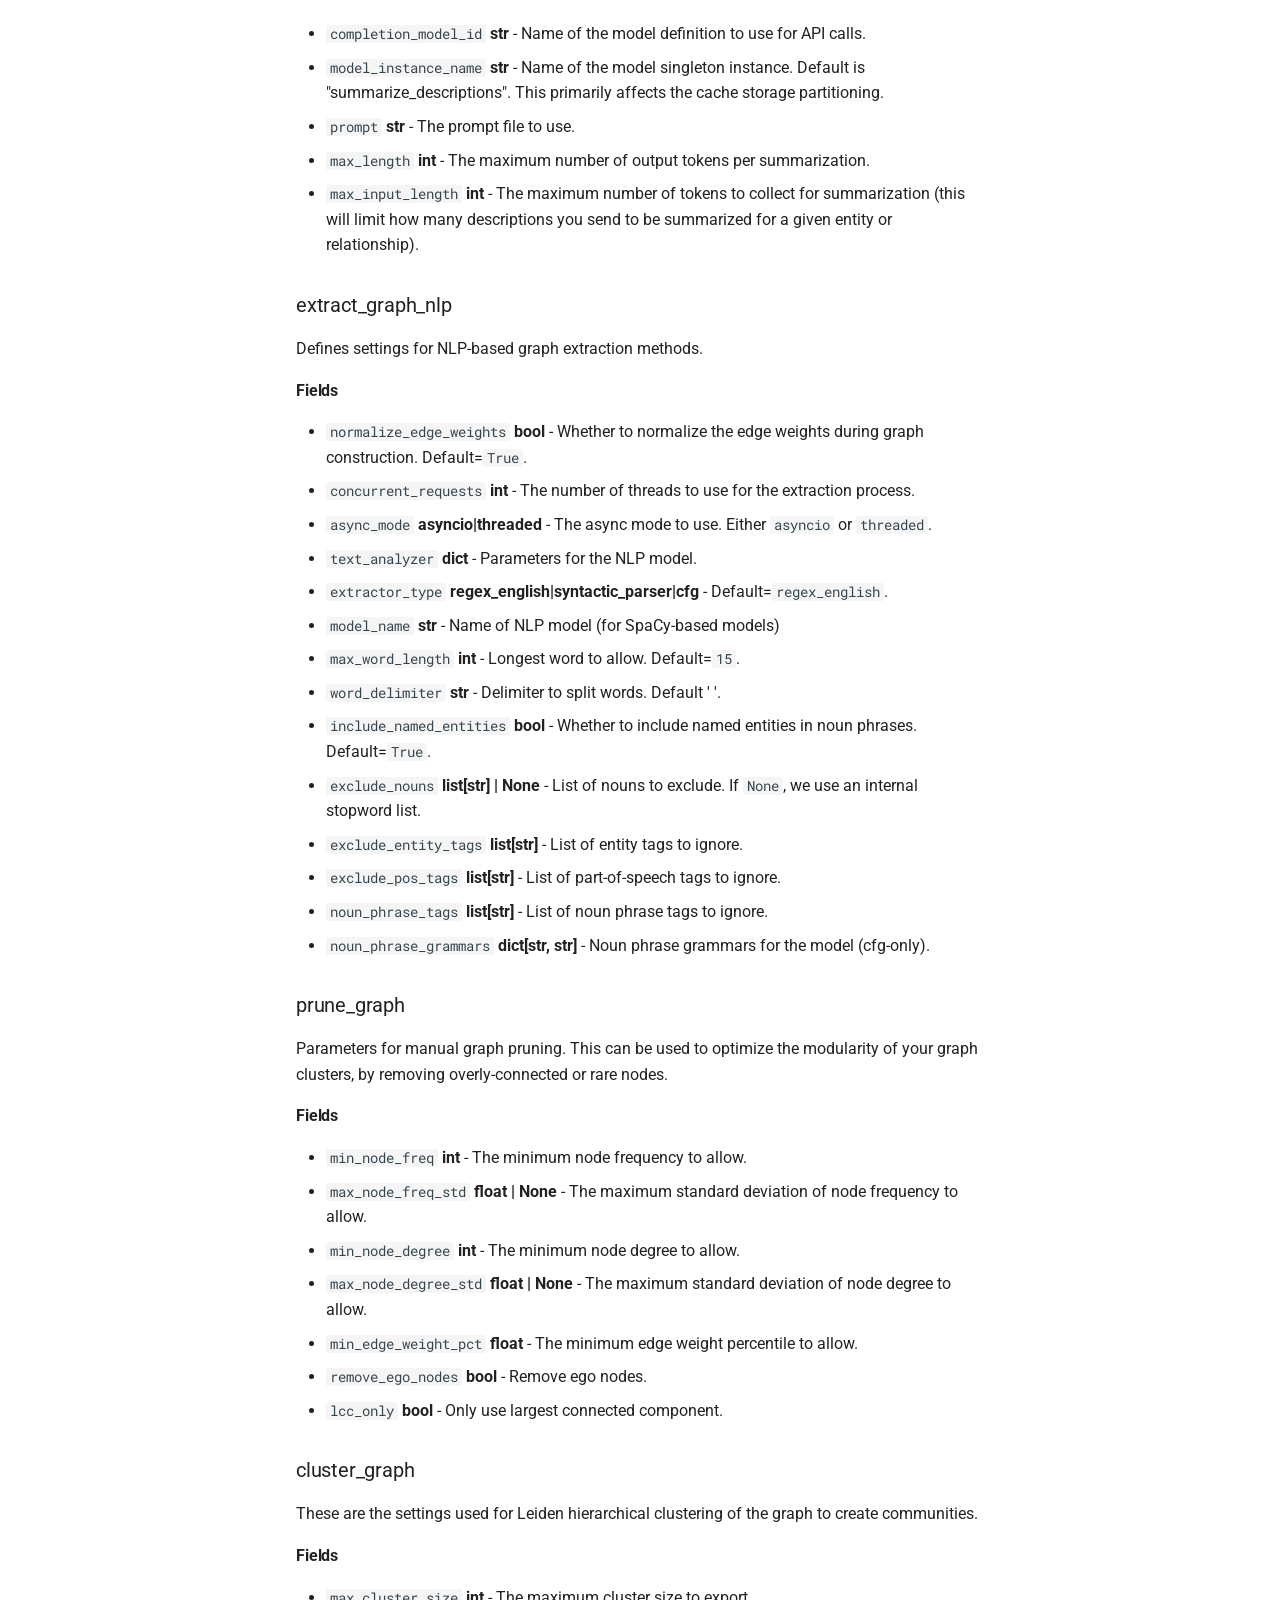
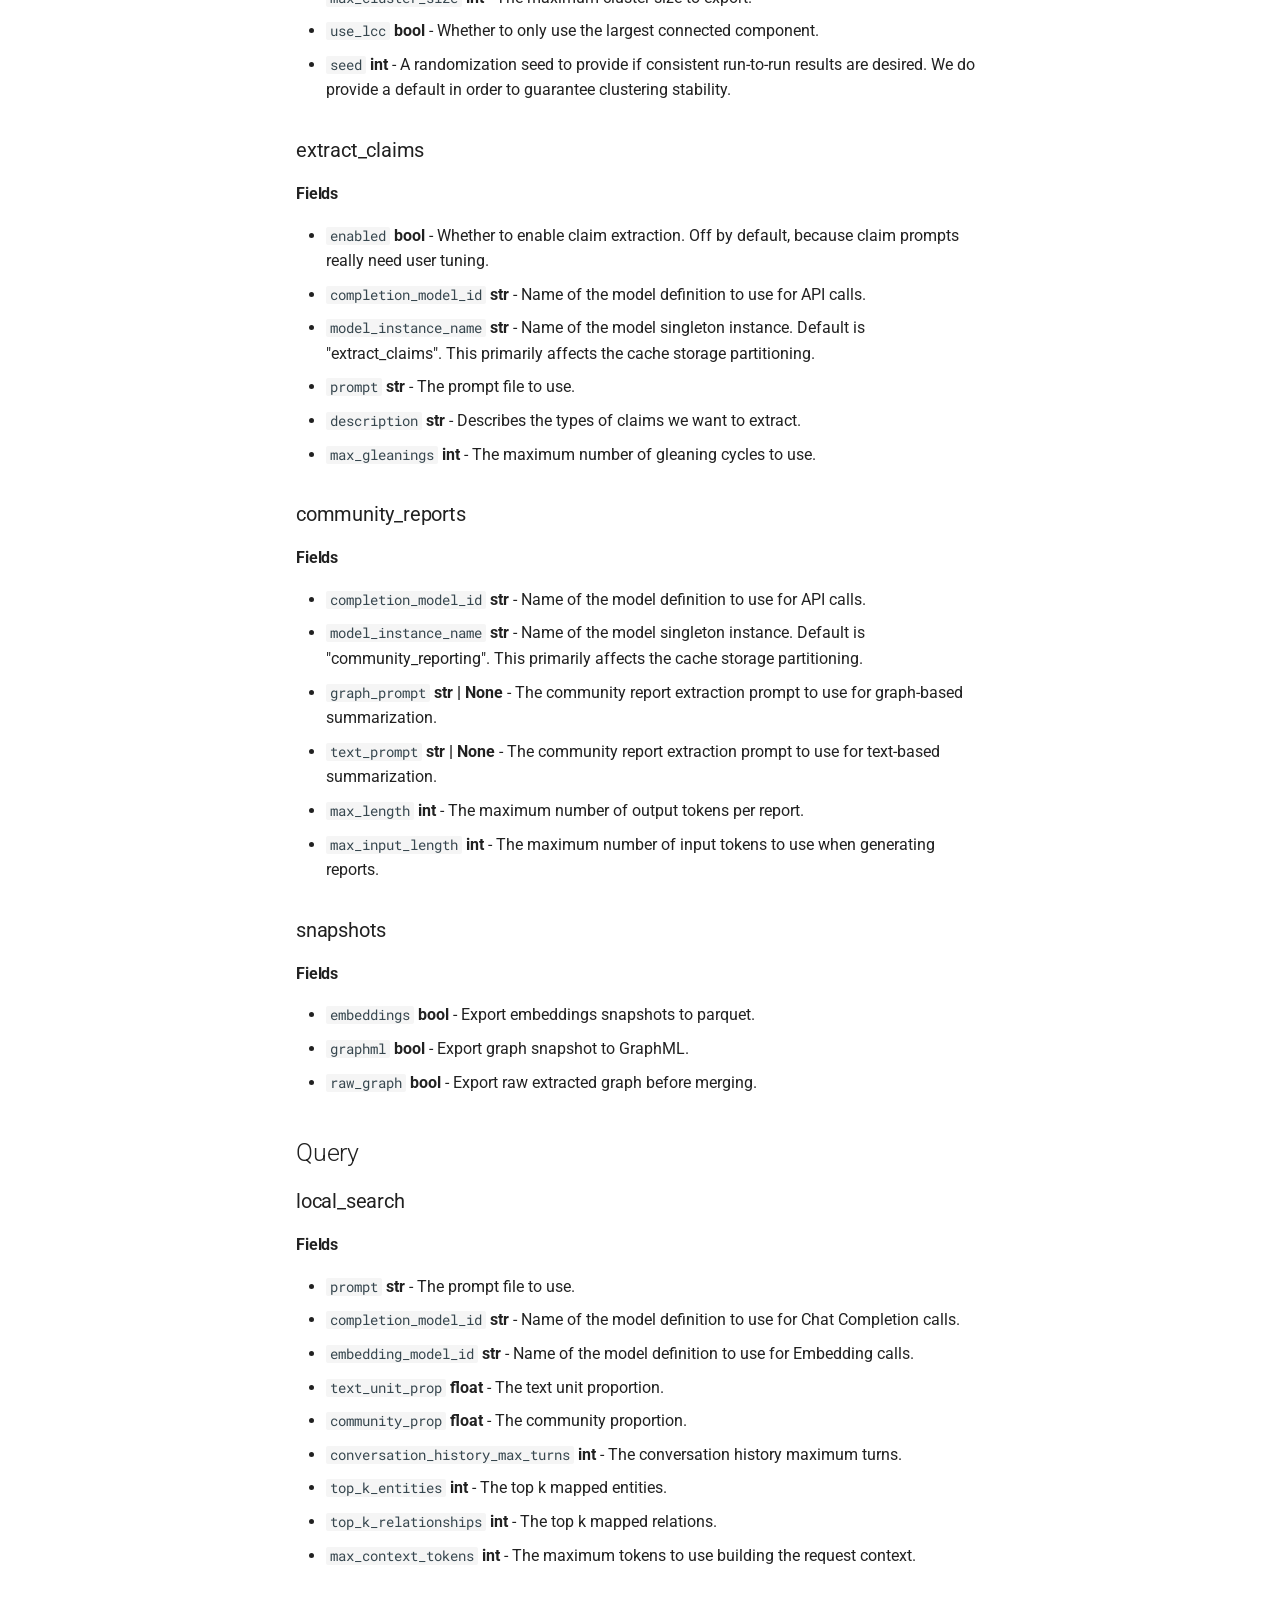
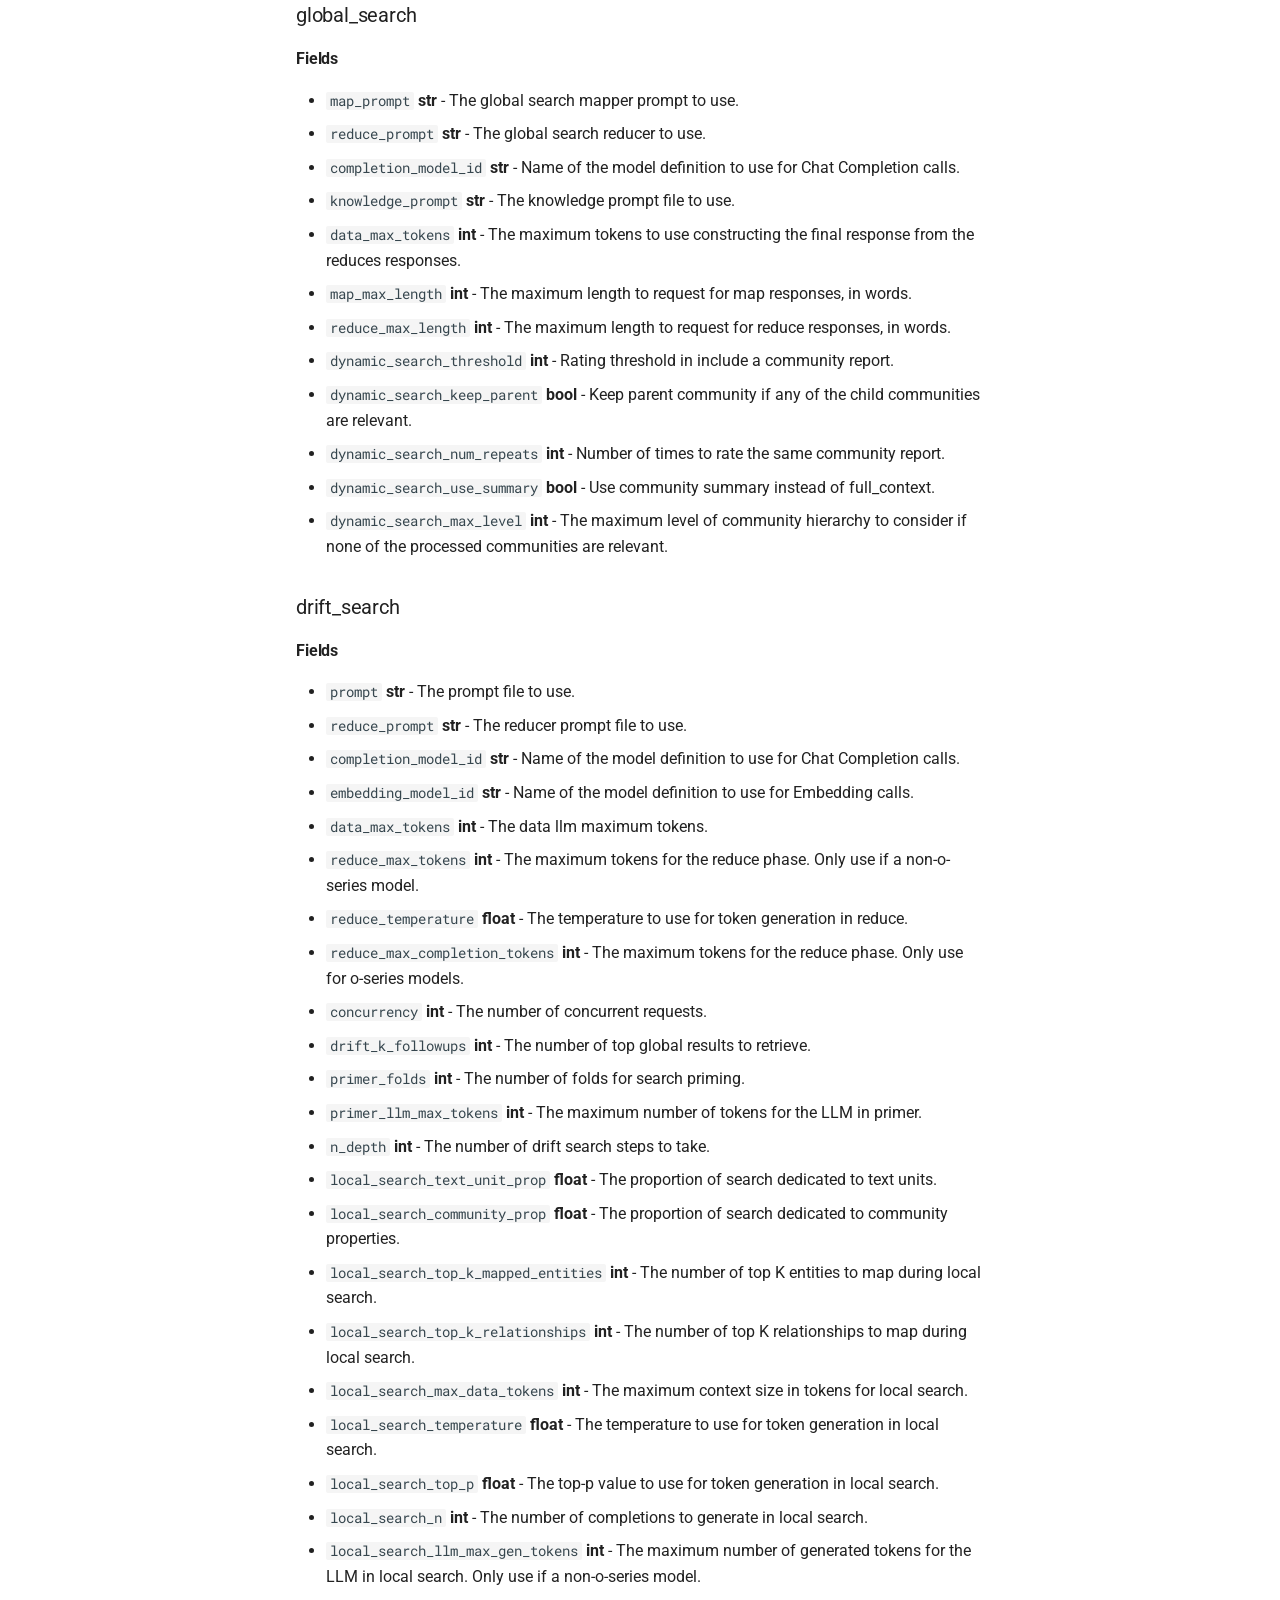
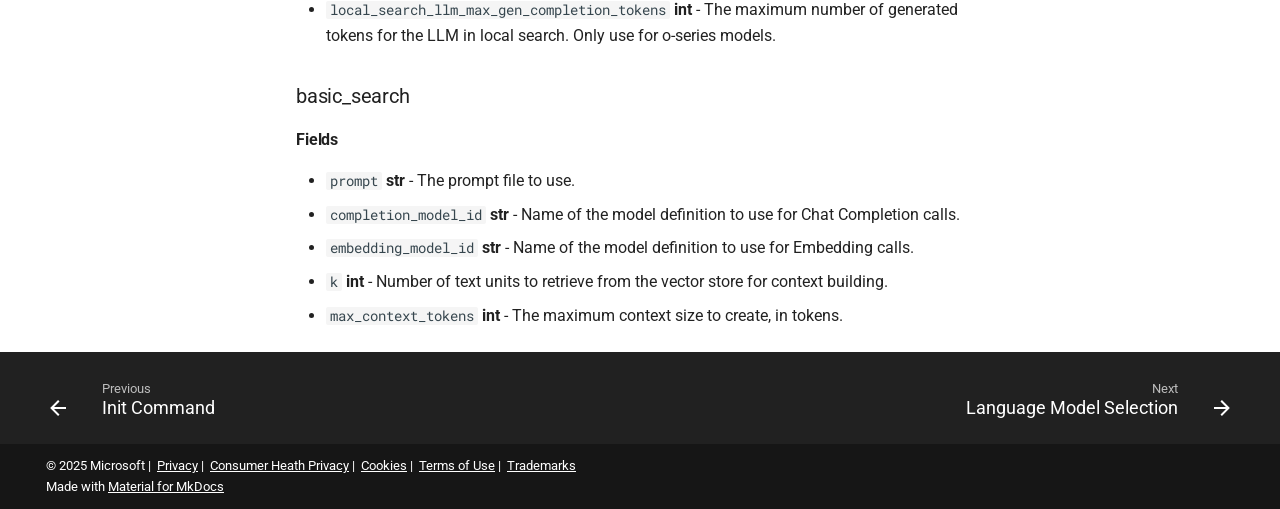
<file: config/yaml/index.html>
<!doctype html>
<html lang="en" class="no-js">
  <head>
    
      <meta charset="utf-8">
      <meta name="viewport" content="width=device-width,initial-scale=1">
      
      
      
      
        <link rel="prev" href="../init/">
      
      
        <link rel="next" href="../models/">
      
      
        
      
      
      <link rel="icon" href="../../assets/images/favicon.png">
      <meta name="generator" content="mkdocs-1.6.1, mkdocs-material-9.7.7">
    
    
      
        <title>Detailed Configuration - GraphRAG</title>
      
    
    
      <link rel="stylesheet" href="../../assets/stylesheets/main.ec1eaa64.min.css">
      
        
        <link rel="stylesheet" href="../../assets/stylesheets/palette.ab4e12ef.min.css">
      
      


    
    
      
        <script src="https://wcpstatic.microsoft.com/mscc/lib/v2/wcp-consent.js"></script>
      
    
    
      
        
        
        <link rel="preconnect" href="https://fonts.gstatic.com" crossorigin>
        <link rel="stylesheet" href="https://fonts.googleapis.com/css?family=Roboto:300,300i,400,400i,700,700i%7CRoboto+Mono:400,400i,700,700i&display=fallback">
        <style>:root{--md-text-font:"Roboto";--md-code-font:"Roboto Mono"}</style>
      
    
    
      <link rel="stylesheet" href="../../stylesheets/extra.css">
    
    <script>__md_scope=new URL("../..",location),__md_hash=e=>[...e].reduce(((e,_)=>(e<<5)-e+_.charCodeAt(0)),0),__md_get=(e,_=localStorage,t=__md_scope)=>JSON.parse(_.getItem(t.pathname+"."+e)),__md_set=(e,_,t=localStorage,a=__md_scope)=>{try{t.setItem(a.pathname+"."+e,JSON.stringify(_))}catch(e){}}</script>
    
      

    
    
  </head>
  
  
    
    
      
    
    
    
    
    <body dir="ltr" data-md-color-scheme="default" data-md-color-primary="indigo" data-md-color-accent="indigo">
  
    
    <input class="md-toggle" data-md-toggle="drawer" type="checkbox" id="__drawer" autocomplete="off">
    <input class="md-toggle" data-md-toggle="search" type="checkbox" id="__search" autocomplete="off">
    <label class="md-overlay" for="__drawer"></label>
    <div data-md-component="skip">
      
        
        <a href="#default-configuration-mode-using-yamljson" class="md-skip">
          Skip to content
        </a>
      
    </div>
    <div data-md-component="announce">
      
    </div>
    
    
      

<header class="md-header" data-md-component="header">
  <nav class="md-header__inner md-grid" aria-label="Header">
    <a href="../.." title="GraphRAG" class="md-header__button md-logo" aria-label="GraphRAG" data-md-component="logo">
      
  
  <svg xmlns="http://www.w3.org/2000/svg" viewBox="0 0 24 24"><path d="M19.375 8.5a3.25 3.25 0 1 1-3.163 4h-3a3.252 3.252 0 0 1-4.443 2.509L7.214 17.76a3.25 3.25 0 1 1-1.342-.674l1.672-2.957A3.24 3.24 0 0 1 6.75 12c0-.907.371-1.727.97-2.316L6.117 6.846A3.253 3.253 0 0 1 1.875 3.75a3.25 3.25 0 1 1 5.526 2.32l1.603 2.836A3.25 3.25 0 0 1 13.093 11h3.119a3.25 3.25 0 0 1 3.163-2.5M10 10.25a1.75 1.75 0 1 0-.001 3.499A1.75 1.75 0 0 0 10 10.25M5.125 2a1.75 1.75 0 1 0 0 3.5 1.75 1.75 0 0 0 0-3.5m12.5 9.75a1.75 1.75 0 1 0 3.5 0 1.75 1.75 0 0 0-3.5 0m-14.25 8.5a1.75 1.75 0 1 0 3.501-.001 1.75 1.75 0 0 0-3.501.001"/></svg>

    </a>
    <label class="md-header__button md-icon" for="__drawer">
      
      <svg xmlns="http://www.w3.org/2000/svg" viewBox="0 0 24 24"><path d="M3 6h18v2H3zm0 5h18v2H3zm0 5h18v2H3z"/></svg>
    </label>
    <div class="md-header__title" data-md-component="header-title">
      <div class="md-header__ellipsis">
        <div class="md-header__topic">
          <span class="md-ellipsis">
            GraphRAG
          </span>
        </div>
        <div class="md-header__topic" data-md-component="header-topic">
          <span class="md-ellipsis">
            
              Detailed Configuration
            
          </span>
        </div>
      </div>
    </div>
    
      
        <form class="md-header__option" data-md-component="palette">
  
    
    
    
    <input class="md-option" data-md-color-media="" data-md-color-scheme="default" data-md-color-primary="indigo" data-md-color-accent="indigo"  aria-label="Switch to dark mode"  type="radio" name="__palette" id="__palette_0">
    
      <label class="md-header__button md-icon" title="Switch to dark mode" for="__palette_1" hidden>
        <svg xmlns="http://www.w3.org/2000/svg" viewBox="0 0 24 24"><path d="M12 8a4 4 0 0 0-4 4 4 4 0 0 0 4 4 4 4 0 0 0 4-4 4 4 0 0 0-4-4m0 10a6 6 0 0 1-6-6 6 6 0 0 1 6-6 6 6 0 0 1 6 6 6 6 0 0 1-6 6m8-9.31V4h-4.69L12 .69 8.69 4H4v4.69L.69 12 4 15.31V20h4.69L12 23.31 15.31 20H20v-4.69L23.31 12z"/></svg>
      </label>
    
  
    
    
    
    <input class="md-option" data-md-color-media="" data-md-color-scheme="slate" data-md-color-primary="indigo" data-md-color-accent="indigo"  aria-label="Switch to light mode"  type="radio" name="__palette" id="__palette_1">
    
      <label class="md-header__button md-icon" title="Switch to light mode" for="__palette_0" hidden>
        <svg xmlns="http://www.w3.org/2000/svg" viewBox="0 0 24 24"><path d="M12 18c-.89 0-1.74-.2-2.5-.55C11.56 16.5 13 14.42 13 12s-1.44-4.5-3.5-5.45C10.26 6.2 11.11 6 12 6a6 6 0 0 1 6 6 6 6 0 0 1-6 6m8-9.31V4h-4.69L12 .69 8.69 4H4v4.69L.69 12 4 15.31V20h4.69L12 23.31 15.31 20H20v-4.69L23.31 12z"/></svg>
      </label>
    
  
</form>
      
    
    
      <script>var palette=__md_get("__palette");if(palette&&palette.color){if("(prefers-color-scheme)"===palette.color.media){var media=matchMedia("(prefers-color-scheme: light)"),input=document.querySelector(media.matches?"[data-md-color-media='(prefers-color-scheme: light)']":"[data-md-color-media='(prefers-color-scheme: dark)']");palette.color.media=input.getAttribute("data-md-color-media"),palette.color.scheme=input.getAttribute("data-md-color-scheme"),palette.color.primary=input.getAttribute("data-md-color-primary"),palette.color.accent=input.getAttribute("data-md-color-accent")}for(var[key,value]of Object.entries(palette.color))document.body.setAttribute("data-md-color-"+key,value)}</script>
    
    
    
      
      
        <label class="md-header__button md-icon" for="__search">
          
          <svg xmlns="http://www.w3.org/2000/svg" viewBox="0 0 24 24"><path d="M9.5 3A6.5 6.5 0 0 1 16 9.5c0 1.61-.59 3.09-1.56 4.23l.27.27h.79l5 5-1.5 1.5-5-5v-.79l-.27-.27A6.52 6.52 0 0 1 9.5 16 6.5 6.5 0 0 1 3 9.5 6.5 6.5 0 0 1 9.5 3m0 2C7 5 5 7 5 9.5S7 14 9.5 14 14 12 14 9.5 12 5 9.5 5"/></svg>
        </label>
        <div class="md-search" data-md-component="search" role="dialog">
  <label class="md-search__overlay" for="__search"></label>
  <div class="md-search__inner" role="search">
    <form class="md-search__form" name="search">
      <input type="text" class="md-search__input" name="query" aria-label="Search" placeholder="Search" autocapitalize="off" autocorrect="off" autocomplete="off" spellcheck="false" data-md-component="search-query" required>
      <label class="md-search__icon md-icon" for="__search">
        
        <svg xmlns="http://www.w3.org/2000/svg" viewBox="0 0 24 24"><path d="M9.5 3A6.5 6.5 0 0 1 16 9.5c0 1.61-.59 3.09-1.56 4.23l.27.27h.79l5 5-1.5 1.5-5-5v-.79l-.27-.27A6.52 6.52 0 0 1 9.5 16 6.5 6.5 0 0 1 3 9.5 6.5 6.5 0 0 1 9.5 3m0 2C7 5 5 7 5 9.5S7 14 9.5 14 14 12 14 9.5 12 5 9.5 5"/></svg>
        
        <svg xmlns="http://www.w3.org/2000/svg" viewBox="0 0 24 24"><path d="M20 11v2H8l5.5 5.5-1.42 1.42L4.16 12l7.92-7.92L13.5 5.5 8 11z"/></svg>
      </label>
      <nav class="md-search__options" aria-label="Search">
        
        <button type="reset" class="md-search__icon md-icon" title="Clear" aria-label="Clear" tabindex="-1">
          
          <svg xmlns="http://www.w3.org/2000/svg" viewBox="0 0 24 24"><path d="M19 6.41 17.59 5 12 10.59 6.41 5 5 6.41 10.59 12 5 17.59 6.41 19 12 13.41 17.59 19 19 17.59 13.41 12z"/></svg>
        </button>
      </nav>
      
    </form>
    <div class="md-search__output">
      <div class="md-search__scrollwrap" tabindex="0" data-md-scrollfix>
        <div class="md-search-result" data-md-component="search-result">
          <div class="md-search-result__meta">
            Initializing search
          </div>
          <ol class="md-search-result__list" role="presentation"></ol>
        </div>
      </div>
    </div>
  </div>
</div>
      
    
    
      <div class="md-header__source">
        <a href="https://github.com/microsoft/graphrag" title="Go to repository" class="md-source" data-md-component="source">
  <div class="md-source__icon md-icon">
    
    <svg xmlns="http://www.w3.org/2000/svg" viewBox="0 0 448 512"><!--! Font Awesome Free 7.1.0 by @fontawesome - https://fontawesome.com License - https://fontawesome.com/license/free (Icons: CC BY 4.0, Fonts: SIL OFL 1.1, Code: MIT License) Copyright 2025 Fonticons, Inc.--><path d="M439.6 236.1 244 40.5c-5.4-5.5-12.8-8.5-20.4-8.5s-15 3-20.4 8.4L162.5 81l51.5 51.5c27.1-9.1 52.7 16.8 43.4 43.7l49.7 49.7c34.2-11.8 61.2 31 35.5 56.7-26.5 26.5-70.2-2.9-56-37.3L240.3 199v121.9c25.3 12.5 22.3 41.8 9.1 55-6.4 6.4-15.2 10.1-24.3 10.1s-17.8-3.6-24.3-10.1c-17.6-17.6-11.1-46.9 11.2-56v-123c-20.8-8.5-24.6-30.7-18.6-45L142.6 101 8.5 235.1C3 240.6 0 247.9 0 255.5s3 15 8.5 20.4l195.6 195.7c5.4 5.4 12.7 8.4 20.4 8.4s15-3 20.4-8.4l194.7-194.7c5.4-5.4 8.4-12.8 8.4-20.4s-3-15-8.4-20.4"/></svg>
  </div>
  <div class="md-source__repository">
    graphrag
  </div>
</a>
      </div>
    
  </nav>
  
</header>
    
    <div class="md-container" data-md-component="container">
      
      
        
          
            
<nav class="md-tabs" aria-label="Tabs" data-md-component="tabs">
  <div class="md-grid">
    <ul class="md-tabs__list">
      
        
  
  
  
  
    
    
      <li class="md-tabs__item">
        <a href="../.." class="md-tabs__link">
          
  
  
  Home

        </a>
      </li>
    
  

      
        
  
  
  
  
    
    
      <li class="md-tabs__item">
        <a href="../../index/overview/" class="md-tabs__link">
          
  
  
  Indexing

        </a>
      </li>
    
  

      
        
  
  
  
  
    
    
      <li class="md-tabs__item">
        <a href="../../prompt_tuning/overview/" class="md-tabs__link">
          
  
  
  Prompt Tuning

        </a>
      </li>
    
  

      
        
  
  
  
  
    
    
      <li class="md-tabs__item">
        <a href="../../query/overview/" class="md-tabs__link">
          
  
  
  Query

        </a>
      </li>
    
  

      
        
  
  
  
    
  
  
    
    
      <li class="md-tabs__item md-tabs__item--active">
        <a href="../overview/" class="md-tabs__link">
          
  
  
  Configuration

        </a>
      </li>
    
  

      
        
  
  
  
  
    <li class="md-tabs__item">
      <a href="../../cli/" class="md-tabs__link">
        
  
  
    
  
  CLI

      </a>
    </li>
  

      
        
  
  
  
  
    
    
      <li class="md-tabs__item">
        <a href="../../blog_posts/" class="md-tabs__link">
          
  
  
  Extras

        </a>
      </li>
    
  

      
    </ul>
  </div>
</nav>
          
        
      
      <main class="md-main" data-md-component="main">
        <div class="md-main__inner md-grid">
          
            
              
              <div class="md-sidebar md-sidebar--primary" data-md-component="sidebar" data-md-type="navigation" >
                <div class="md-sidebar__scrollwrap">
                  <div class="md-sidebar__inner">
                    


  


<nav class="md-nav md-nav--primary md-nav--lifted" aria-label="Navigation" data-md-level="0">
  <label class="md-nav__title" for="__drawer">
    <a href="../.." title="GraphRAG" class="md-nav__button md-logo" aria-label="GraphRAG" data-md-component="logo">
      
  
  <svg xmlns="http://www.w3.org/2000/svg" viewBox="0 0 24 24"><path d="M19.375 8.5a3.25 3.25 0 1 1-3.163 4h-3a3.252 3.252 0 0 1-4.443 2.509L7.214 17.76a3.25 3.25 0 1 1-1.342-.674l1.672-2.957A3.24 3.24 0 0 1 6.75 12c0-.907.371-1.727.97-2.316L6.117 6.846A3.253 3.253 0 0 1 1.875 3.75a3.25 3.25 0 1 1 5.526 2.32l1.603 2.836A3.25 3.25 0 0 1 13.093 11h3.119a3.25 3.25 0 0 1 3.163-2.5M10 10.25a1.75 1.75 0 1 0-.001 3.499A1.75 1.75 0 0 0 10 10.25M5.125 2a1.75 1.75 0 1 0 0 3.5 1.75 1.75 0 0 0 0-3.5m12.5 9.75a1.75 1.75 0 1 0 3.5 0 1.75 1.75 0 0 0-3.5 0m-14.25 8.5a1.75 1.75 0 1 0 3.501-.001 1.75 1.75 0 0 0-3.501.001"/></svg>

    </a>
    GraphRAG
  </label>
  
    <div class="md-nav__source">
      <a href="https://github.com/microsoft/graphrag" title="Go to repository" class="md-source" data-md-component="source">
  <div class="md-source__icon md-icon">
    
    <svg xmlns="http://www.w3.org/2000/svg" viewBox="0 0 448 512"><!--! Font Awesome Free 7.1.0 by @fontawesome - https://fontawesome.com License - https://fontawesome.com/license/free (Icons: CC BY 4.0, Fonts: SIL OFL 1.1, Code: MIT License) Copyright 2025 Fonticons, Inc.--><path d="M439.6 236.1 244 40.5c-5.4-5.5-12.8-8.5-20.4-8.5s-15 3-20.4 8.4L162.5 81l51.5 51.5c27.1-9.1 52.7 16.8 43.4 43.7l49.7 49.7c34.2-11.8 61.2 31 35.5 56.7-26.5 26.5-70.2-2.9-56-37.3L240.3 199v121.9c25.3 12.5 22.3 41.8 9.1 55-6.4 6.4-15.2 10.1-24.3 10.1s-17.8-3.6-24.3-10.1c-17.6-17.6-11.1-46.9 11.2-56v-123c-20.8-8.5-24.6-30.7-18.6-45L142.6 101 8.5 235.1C3 240.6 0 247.9 0 255.5s3 15 8.5 20.4l195.6 195.7c5.4 5.4 12.7 8.4 20.4 8.4s15-3 20.4-8.4l194.7-194.7c5.4-5.4 8.4-12.8 8.4-20.4s-3-15-8.4-20.4"/></svg>
  </div>
  <div class="md-source__repository">
    graphrag
  </div>
</a>
    </div>
  
  <ul class="md-nav__list" data-md-scrollfix>
    
      
      
  
  
  
  
    
    
    
    
      
      
    
    
    <li class="md-nav__item md-nav__item--nested">
      
        
        
        <input class="md-nav__toggle md-toggle " type="checkbox" id="__nav_1" >
        
          
          <label class="md-nav__link" for="__nav_1" id="__nav_1_label" tabindex="0">
            
  
  
  <span class="md-ellipsis">
    
  
    Home
  

    
  </span>
  
  

            <span class="md-nav__icon md-icon"></span>
          </label>
        
        <nav class="md-nav" data-md-level="1" aria-labelledby="__nav_1_label" aria-expanded="false">
          <label class="md-nav__title" for="__nav_1">
            <span class="md-nav__icon md-icon"></span>
            
  
    Home
  

          </label>
          <ul class="md-nav__list" data-md-scrollfix>
            
              
                
  
  
  
  
    <li class="md-nav__item">
      <a href="../.." class="md-nav__link">
        
  
  
  <span class="md-ellipsis">
    
  
    Welcome
  

    
  </span>
  
  

      </a>
    </li>
  

              
            
              
                
  
  
  
  
    <li class="md-nav__item">
      <a href="../../get_started/" class="md-nav__link">
        
  
  
  <span class="md-ellipsis">
    
  
    Getting Started
  

    
  </span>
  
  

      </a>
    </li>
  

              
            
              
                
  
  
  
  
    <li class="md-nav__item">
      <a href="../../developing/" class="md-nav__link">
        
  
  
  <span class="md-ellipsis">
    
  
    Development Guide
  

    
  </span>
  
  

      </a>
    </li>
  

              
            
          </ul>
        </nav>
      
    </li>
  

    
      
      
  
  
  
  
    
    
    
    
      
      
    
    
    <li class="md-nav__item md-nav__item--nested">
      
        
        
        <input class="md-nav__toggle md-toggle " type="checkbox" id="__nav_2" >
        
          
          <label class="md-nav__link" for="__nav_2" id="__nav_2_label" tabindex="0">
            
  
  
  <span class="md-ellipsis">
    
  
    Indexing
  

    
  </span>
  
  

            <span class="md-nav__icon md-icon"></span>
          </label>
        
        <nav class="md-nav" data-md-level="1" aria-labelledby="__nav_2_label" aria-expanded="false">
          <label class="md-nav__title" for="__nav_2">
            <span class="md-nav__icon md-icon"></span>
            
  
    Indexing
  

          </label>
          <ul class="md-nav__list" data-md-scrollfix>
            
              
                
  
  
  
  
    <li class="md-nav__item">
      <a href="../../index/overview/" class="md-nav__link">
        
  
  
  <span class="md-ellipsis">
    
  
    Overview
  

    
  </span>
  
  

      </a>
    </li>
  

              
            
              
                
  
  
  
  
    <li class="md-nav__item">
      <a href="../../index/architecture/" class="md-nav__link">
        
  
  
  <span class="md-ellipsis">
    
  
    Architecture
  

    
  </span>
  
  

      </a>
    </li>
  

              
            
              
                
  
  
  
  
    <li class="md-nav__item">
      <a href="../../index/default_dataflow/" class="md-nav__link">
        
  
  
  <span class="md-ellipsis">
    
  
    Dataflow
  

    
  </span>
  
  

      </a>
    </li>
  

              
            
              
                
  
  
  
  
    <li class="md-nav__item">
      <a href="../../index/methods/" class="md-nav__link">
        
  
  
  <span class="md-ellipsis">
    
  
    Methods
  

    
  </span>
  
  

      </a>
    </li>
  

              
            
              
                
  
  
  
  
    <li class="md-nav__item">
      <a href="../../index/inputs/" class="md-nav__link">
        
  
  
  <span class="md-ellipsis">
    
  
    Inputs
  

    
  </span>
  
  

      </a>
    </li>
  

              
            
              
                
  
  
  
  
    <li class="md-nav__item">
      <a href="../../index/outputs/" class="md-nav__link">
        
  
  
  <span class="md-ellipsis">
    
  
    Outputs
  

    
  </span>
  
  

      </a>
    </li>
  

              
            
              
                
  
  
  
  
    <li class="md-nav__item">
      <a href="../../index/byog/" class="md-nav__link">
        
  
  
  <span class="md-ellipsis">
    
  
    Custom Graphs
  

    
  </span>
  
  

      </a>
    </li>
  

              
            
          </ul>
        </nav>
      
    </li>
  

    
      
      
  
  
  
  
    
    
    
    
      
      
    
    
    <li class="md-nav__item md-nav__item--nested">
      
        
        
        <input class="md-nav__toggle md-toggle " type="checkbox" id="__nav_3" >
        
          
          <label class="md-nav__link" for="__nav_3" id="__nav_3_label" tabindex="0">
            
  
  
  <span class="md-ellipsis">
    
  
    Prompt Tuning
  

    
  </span>
  
  

            <span class="md-nav__icon md-icon"></span>
          </label>
        
        <nav class="md-nav" data-md-level="1" aria-labelledby="__nav_3_label" aria-expanded="false">
          <label class="md-nav__title" for="__nav_3">
            <span class="md-nav__icon md-icon"></span>
            
  
    Prompt Tuning
  

          </label>
          <ul class="md-nav__list" data-md-scrollfix>
            
              
                
  
  
  
  
    <li class="md-nav__item">
      <a href="../../prompt_tuning/overview/" class="md-nav__link">
        
  
  
  <span class="md-ellipsis">
    
  
    Overview
  

    
  </span>
  
  

      </a>
    </li>
  

              
            
              
                
  
  
  
  
    <li class="md-nav__item">
      <a href="../../prompt_tuning/auto_prompt_tuning/" class="md-nav__link">
        
  
  
  <span class="md-ellipsis">
    
  
    Auto Tuning
  

    
  </span>
  
  

      </a>
    </li>
  

              
            
              
                
  
  
  
  
    <li class="md-nav__item">
      <a href="../../prompt_tuning/manual_prompt_tuning/" class="md-nav__link">
        
  
  
  <span class="md-ellipsis">
    
  
    Manual Tuning
  

    
  </span>
  
  

      </a>
    </li>
  

              
            
          </ul>
        </nav>
      
    </li>
  

    
      
      
  
  
  
  
    
    
    
    
      
      
    
    
    <li class="md-nav__item md-nav__item--nested">
      
        
        
        <input class="md-nav__toggle md-toggle " type="checkbox" id="__nav_4" >
        
          
          <label class="md-nav__link" for="__nav_4" id="__nav_4_label" tabindex="0">
            
  
  
  <span class="md-ellipsis">
    
  
    Query
  

    
  </span>
  
  

            <span class="md-nav__icon md-icon"></span>
          </label>
        
        <nav class="md-nav" data-md-level="1" aria-labelledby="__nav_4_label" aria-expanded="false">
          <label class="md-nav__title" for="__nav_4">
            <span class="md-nav__icon md-icon"></span>
            
  
    Query
  

          </label>
          <ul class="md-nav__list" data-md-scrollfix>
            
              
                
  
  
  
  
    <li class="md-nav__item">
      <a href="../../query/overview/" class="md-nav__link">
        
  
  
  <span class="md-ellipsis">
    
  
    Overview
  

    
  </span>
  
  

      </a>
    </li>
  

              
            
              
                
  
  
  
  
    <li class="md-nav__item">
      <a href="../../query/global_search/" class="md-nav__link">
        
  
  
  <span class="md-ellipsis">
    
  
    Global Search
  

    
  </span>
  
  

      </a>
    </li>
  

              
            
              
                
  
  
  
  
    <li class="md-nav__item">
      <a href="../../query/local_search/" class="md-nav__link">
        
  
  
  <span class="md-ellipsis">
    
  
    Local Search
  

    
  </span>
  
  

      </a>
    </li>
  

              
            
              
                
  
  
  
  
    <li class="md-nav__item">
      <a href="../../query/drift_search/" class="md-nav__link">
        
  
  
  <span class="md-ellipsis">
    
  
    DRIFT Search
  

    
  </span>
  
  

      </a>
    </li>
  

              
            
              
                
  
  
  
  
    <li class="md-nav__item">
      <a href="../../query/question_generation/" class="md-nav__link">
        
  
  
  <span class="md-ellipsis">
    
  
    Question Generation
  

    
  </span>
  
  

      </a>
    </li>
  

              
            
              
                
  
  
  
  
    
    
    
    
      
      
    
    
    <li class="md-nav__item md-nav__item--nested">
      
        
        
        <input class="md-nav__toggle md-toggle " type="checkbox" id="__nav_4_6" >
        
          
          <label class="md-nav__link" for="__nav_4_6" id="__nav_4_6_label" tabindex="0">
            
  
  
  <span class="md-ellipsis">
    
  
    Notebooks
  

    
  </span>
  
  

            <span class="md-nav__icon md-icon"></span>
          </label>
        
        <nav class="md-nav" data-md-level="2" aria-labelledby="__nav_4_6_label" aria-expanded="false">
          <label class="md-nav__title" for="__nav_4_6">
            <span class="md-nav__icon md-icon"></span>
            
  
    Notebooks
  

          </label>
          <ul class="md-nav__list" data-md-scrollfix>
            
              
                
  
  
  
  
    <li class="md-nav__item">
      <a href="../../query/notebooks/overview/" class="md-nav__link">
        
  
  
  <span class="md-ellipsis">
    
  
    Overview
  

    
  </span>
  
  

      </a>
    </li>
  

              
            
              
                
  
  
  
  
    <li class="md-nav__item">
      <a href="../../examples_notebooks/global_search/" class="md-nav__link">
        
  
  
  <span class="md-ellipsis">
    
  
    Global Search
  

    
  </span>
  
  

      </a>
    </li>
  

              
            
              
                
  
  
  
  
    <li class="md-nav__item">
      <a href="../../examples_notebooks/local_search/" class="md-nav__link">
        
  
  
  <span class="md-ellipsis">
    
  
    Local Search
  

    
  </span>
  
  

      </a>
    </li>
  

              
            
              
                
  
  
  
  
    <li class="md-nav__item">
      <a href="../../examples_notebooks/drift_search/" class="md-nav__link">
        
  
  
  <span class="md-ellipsis">
    
  
    DRIFT Search
  

    
  </span>
  
  

      </a>
    </li>
  

              
            
          </ul>
        </nav>
      
    </li>
  

              
            
          </ul>
        </nav>
      
    </li>
  

    
      
      
  
  
    
  
  
  
    
    
    
    
      
        
        
      
      
    
    
    <li class="md-nav__item md-nav__item--active md-nav__item--section md-nav__item--nested">
      
        
        
        <input class="md-nav__toggle md-toggle " type="checkbox" id="__nav_5" checked>
        
          
          <label class="md-nav__link" for="__nav_5" id="__nav_5_label" tabindex="">
            
  
  
  <span class="md-ellipsis">
    
  
    Configuration
  

    
  </span>
  
  

            <span class="md-nav__icon md-icon"></span>
          </label>
        
        <nav class="md-nav" data-md-level="1" aria-labelledby="__nav_5_label" aria-expanded="true">
          <label class="md-nav__title" for="__nav_5">
            <span class="md-nav__icon md-icon"></span>
            
  
    Configuration
  

          </label>
          <ul class="md-nav__list" data-md-scrollfix>
            
              
                
  
  
  
  
    <li class="md-nav__item">
      <a href="../overview/" class="md-nav__link">
        
  
  
  <span class="md-ellipsis">
    
  
    Overview
  

    
  </span>
  
  

      </a>
    </li>
  

              
            
              
                
  
  
  
  
    <li class="md-nav__item">
      <a href="../init/" class="md-nav__link">
        
  
  
  <span class="md-ellipsis">
    
  
    Init Command
  

    
  </span>
  
  

      </a>
    </li>
  

              
            
              
                
  
  
    
  
  
  
    <li class="md-nav__item md-nav__item--active">
      
      <input class="md-nav__toggle md-toggle" type="checkbox" id="__toc">
      
      
        
      
      
      <a href="./" class="md-nav__link md-nav__link--active">
        
  
  
  <span class="md-ellipsis">
    
  
    Detailed Configuration
  

    
  </span>
  
  

      </a>
      
    </li>
  

              
            
              
                
  
  
  
  
    <li class="md-nav__item">
      <a href="../models/" class="md-nav__link">
        
  
  
  <span class="md-ellipsis">
    
  
    Language Model Selection
  

    
  </span>
  
  

      </a>
    </li>
  

              
            
          </ul>
        </nav>
      
    </li>
  

    
      
      
  
  
  
  
    <li class="md-nav__item">
      <a href="../../cli/" class="md-nav__link">
        
  
  
  <span class="md-ellipsis">
    
  
    CLI
  

    
  </span>
  
  

      </a>
    </li>
  

    
      
      
  
  
  
  
    
    
    
    
      
      
    
    
    <li class="md-nav__item md-nav__item--nested">
      
        
        
        <input class="md-nav__toggle md-toggle " type="checkbox" id="__nav_7" >
        
          
          <label class="md-nav__link" for="__nav_7" id="__nav_7_label" tabindex="0">
            
  
  
  <span class="md-ellipsis">
    
  
    Extras
  

    
  </span>
  
  

            <span class="md-nav__icon md-icon"></span>
          </label>
        
        <nav class="md-nav" data-md-level="1" aria-labelledby="__nav_7_label" aria-expanded="false">
          <label class="md-nav__title" for="__nav_7">
            <span class="md-nav__icon md-icon"></span>
            
  
    Extras
  

          </label>
          <ul class="md-nav__list" data-md-scrollfix>
            
              
                
  
  
  
  
    <li class="md-nav__item">
      <a href="../../blog_posts/" class="md-nav__link">
        
  
  
  <span class="md-ellipsis">
    
  
    Microsoft Research Blog
  

    
  </span>
  
  

      </a>
    </li>
  

              
            
              
                
  
  
  
  
    <li class="md-nav__item">
      <a href="../../visualization_guide/" class="md-nav__link">
        
  
  
  <span class="md-ellipsis">
    
  
    Visualization Guide
  

    
  </span>
  
  

      </a>
    </li>
  

              
            
              
                
  
  
  
  
    
    
    
    
      
      
    
    
    <li class="md-nav__item md-nav__item--nested">
      
        
        
        <input class="md-nav__toggle md-toggle " type="checkbox" id="__nav_7_3" >
        
          
          <label class="md-nav__link" for="__nav_7_3" id="__nav_7_3_label" tabindex="0">
            
  
  
  <span class="md-ellipsis">
    
  
    Operation Dulce
  

    
  </span>
  
  

            <span class="md-nav__icon md-icon"></span>
          </label>
        
        <nav class="md-nav" data-md-level="2" aria-labelledby="__nav_7_3_label" aria-expanded="false">
          <label class="md-nav__title" for="__nav_7_3">
            <span class="md-nav__icon md-icon"></span>
            
  
    Operation Dulce
  

          </label>
          <ul class="md-nav__list" data-md-scrollfix>
            
              
                
  
  
  
  
    <li class="md-nav__item">
      <a href="../../data/operation_dulce/ABOUT/" class="md-nav__link">
        
  
  
  <span class="md-ellipsis">
    
  
    About
  

    
  </span>
  
  

      </a>
    </li>
  

              
            
              
                
  
  
  
  
    <li class="md-nav__item">
      <a href="../../data/operation_dulce/Operation%20Dulce%20v2%201%201/" class="md-nav__link">
        
  
  
  <span class="md-ellipsis">
    
  
    Document
  

    
  </span>
  
  

      </a>
    </li>
  

              
            
          </ul>
        </nav>
      
    </li>
  

              
            
          </ul>
        </nav>
      
    </li>
  

    
  </ul>
</nav>
                  </div>
                </div>
              </div>
            
            
              
              <div class="md-sidebar md-sidebar--secondary" data-md-component="sidebar" data-md-type="toc" >
                <div class="md-sidebar__scrollwrap">
                  <div class="md-sidebar__inner">
                    

<nav class="md-nav md-nav--secondary" aria-label="Table of contents">
  
  
  
    
  
  
</nav>
                  </div>
                </div>
              </div>
            
          
          
            <div class="md-content" data-md-component="content">
              
              <article class="md-content__inner md-typeset">
                
                  


  
  


<h1 id="default-configuration-mode-using-yamljson">Default Configuration Mode (using YAML/JSON)</h1>
<p>The default configuration mode may be configured by using a <code>settings.yml</code> or <code>settings.json</code> file in the data project root. If a <code>.env</code> file is present along with this config file, then it will be loaded, and the environment variables defined therein will be available for token replacements in your configuration document using <code>${ENV_VAR}</code> syntax. We initialize with YML by default in <code>graphrag init</code> but you may use the equivalent JSON form if preferred.</p>
<p>Many of these config values have defaults. Rather than replicate them here, please refer to the <a href="https://github.com/microsoft/graphrag/blob/main/packages/graphrag/graphrag/config/defaults.py">constants in the code</a> directly.</p>
<p>For example:</p>
<div class="highlight"><pre><span></span><code><a id="__codelineno-0-1" name="__codelineno-0-1" href="#__codelineno-0-1"></a><span class="c1"># .env</span>
<a id="__codelineno-0-2" name="__codelineno-0-2" href="#__codelineno-0-2"></a><span class="nv">GRAPHRAG_API_KEY</span><span class="o">=</span>some_api_key
<a id="__codelineno-0-3" name="__codelineno-0-3" href="#__codelineno-0-3"></a>
<a id="__codelineno-0-4" name="__codelineno-0-4" href="#__codelineno-0-4"></a><span class="c1"># settings.yml</span>
<a id="__codelineno-0-5" name="__codelineno-0-5" href="#__codelineno-0-5"></a>default_chat_model:
<a id="__codelineno-0-6" name="__codelineno-0-6" href="#__codelineno-0-6"></a><span class="w">  </span>api_key:<span class="w"> </span><span class="si">${</span><span class="nv">GRAPHRAG_API_KEY</span><span class="si">}</span>
</code></pre></div>
<h1 id="config-sections">Config Sections</h1>
<h2 id="language-model-setup">Language Model Setup</h2>
<h3 id="models">models</h3>
<p>This is a set of dicts, one for completion model configuration and one for embedding model configuration. The dict keys are used to reference the model configuration elsewhere when a model instance is desired. In this way, you can specify as many different models as you need, and reference them independently in the workflow steps.</p>
<p>For example:</p>
<div class="highlight"><pre><span></span><code><a id="__codelineno-1-1" name="__codelineno-1-1" href="#__codelineno-1-1"></a>completion_models:
<a id="__codelineno-1-2" name="__codelineno-1-2" href="#__codelineno-1-2"></a>  default_completion_model:
<a id="__codelineno-1-3" name="__codelineno-1-3" href="#__codelineno-1-3"></a>    model_provider: openai
<a id="__codelineno-1-4" name="__codelineno-1-4" href="#__codelineno-1-4"></a>    model: gpt-4.1
<a id="__codelineno-1-5" name="__codelineno-1-5" href="#__codelineno-1-5"></a>    auth_method: api_key
<a id="__codelineno-1-6" name="__codelineno-1-6" href="#__codelineno-1-6"></a>    api_key: ${GRAPHRAG_API_KEY}
<a id="__codelineno-1-7" name="__codelineno-1-7" href="#__codelineno-1-7"></a>
<a id="__codelineno-1-8" name="__codelineno-1-8" href="#__codelineno-1-8"></a>embedding_models:
<a id="__codelineno-1-9" name="__codelineno-1-9" href="#__codelineno-1-9"></a>  default_embedding_model:
<a id="__codelineno-1-10" name="__codelineno-1-10" href="#__codelineno-1-10"></a>    model_provider: openai
<a id="__codelineno-1-11" name="__codelineno-1-11" href="#__codelineno-1-11"></a>    model: text-embedding-3-large
<a id="__codelineno-1-12" name="__codelineno-1-12" href="#__codelineno-1-12"></a>    auth_method: api_key
<a id="__codelineno-1-13" name="__codelineno-1-13" href="#__codelineno-1-13"></a>    api_key: ${GRAPHRAG_API_KEY}
</code></pre></div>
<h4 id="fields">Fields</h4>
<ul>
<li><code>type</code> <strong>litellm|mock</strong> - The type of LLM provider to use. GraphRAG uses <a href="https://docs.litellm.ai/">LiteLLM</a> for calling language models.</li>
<li><code>model_provider</code> <strong>str</strong> - The model provider to use, e.g., openai, azure, anthropic, etc. <a href="https://docs.litellm.ai/">LiteLLM</a> is used under the hood which has support for calling 100+ models. <a href="https://docs.litellm.ai/docs/#basic-usage">View LiteLLm basic usage</a> for details on how models are called (The <code>model_provider</code> is the portion prior to <code>/</code> while the <code>model</code> is the portion following the <code>/</code>). <a href="../models/">View Language Model Selection</a> for more details and examples on using LiteLLM.</li>
<li><code>model</code> <strong>str</strong> - The model name.</li>
<li><code>call_args</code>: <strong>dict[str, Any]</strong> - Default arguments to send with every model request. Example, <code>{"n": 5, "max_completion_tokens": 1000, "temperature": 1.5, "organization": "..." }</code></li>
<li><code>api_key</code> <strong>str|None</strong> - The OpenAI API key to use.</li>
<li><code>api_base</code> <strong>str|None</strong> - The API base url to use.</li>
<li><code>api_version</code> <strong>str|None</strong> - The API version.</li>
<li><code>auth_method</code> <strong>api_key|azure_managed_identity</strong> - Indicate how you want to authenticate requests.</li>
<li><code>azure_deployment_name</code> <strong>str|None</strong> - The deployment name to use if your model is hosted on Azure. Note that if your deployment name on Azure matches the model name, this is unnecessary.</li>
<li>retry <strong>RetryConfig|None</strong> - Retry settings. default=<code>None</code>, no retries.</li>
<li>type <strong>exponential_backoff|immediate</strong> - Type of retry approach. default=<code>exponential_backoff</code></li>
<li>max_retries <strong>int|None</strong> - Max retries to take. default=<code>7</code>.</li>
<li>base_delay <strong>float|None</strong> - Base delay when using <code>exponential_backoff</code>. default=<code>2.0</code>.</li>
<li>jitter <strong>bool|None</strong> - Add jitter to retry delays when using <code>exponential_backoff</code>. default=<code>True</code></li>
<li>max_delay <strong>float|None</strong> - Maximum retry delay. default=<code>None</code>, no max.</li>
<li>rate_limit <strong>RateLimitConfig|None</strong> - Rate limit settings. default=<code>None</code>, no rate limiting.</li>
<li>type <strong>sliding_window</strong> - Type of rate limit approach. default=<code>sliding_window</code></li>
<li>period_in_seconds <strong>int|None</strong> - Window size for <code>sliding_window</code> rate limiting. default=<code>60</code>, limit requests per minute.</li>
<li>requests_per_period <strong>int|None</strong> - Maximum number of requests per period. default=<code>None</code></li>
<li>tokens_per_period <strong>int|None</strong> - Maximum number of tokens per period. default=<code>None</code></li>
<li>metrics <strong>MetricsConfig|None</strong> - Metric settings. default=<code>MetricsConfig()</code>. View <a href="https://github.com/microsoft/graphrag/blob/main/packages/graphrag-llm/notebooks/04_metrics.ipynb">metrics notebook</a> for more details on metrics.</li>
<li>type <strong>default</strong> - The type of <code>MetricsProcessor</code> service to use for processing request metrics. default=<code>default</code></li>
<li>store <strong>memory</strong> - The type of <code>MetricsStore</code> service. default=<code>memory</code>.</li>
<li>writer <strong>log|file</strong> - The type of <code>MetricsWriter</code> to use. Will write out metrics at the end of the process. default<code>log</code>, log metrics out using python standard logging at the end of the process.</li>
<li>log_level <strong>int|None</strong> - The log level when using <code>log</code> writer. default=<code>20</code>, log <code>INFO</code> messages for metrics.</li>
<li>base_dir <strong>str|None</strong> - The directory to write metrics to when using <code>file</code> writer. default=<code>Path.cwd()</code>.</li>
</ul>
<h2 id="input-files-and-chunking">Input Files and Chunking</h2>
<h3 id="input">input</h3>
<p>Our pipeline can ingest <code>.csv</code>, <code>.txt</code>, <code>.json</code>, <code>.jsonl</code>, <code>.parquet</code>, or MarkItDown-supported files from an input location. See the <a href="../../index/inputs/">inputs page</a> for more details and examples.</p>
<h4 id="fields_1">Fields</h4>
<ul>
<li><code>storage</code> <strong>StorageConfig</strong></li>
<li><code>type</code> <strong>file|memory|blob|cosmosdb</strong> - The storage type to use. Default=<code>file</code></li>
<li><code>encoding</code><strong>str</strong> - The encoding to use for file storage.</li>
<li><code>base_dir</code> <strong>str</strong> - The base directory to write output artifacts to, relative to the root.</li>
<li><code>connection_string</code> <strong>str</strong> - (blob/cosmosdb only) The Azure Storage connection string.</li>
<li><code>container_name</code> <strong>str</strong> - (blob/cosmosdb only) The Azure Storage container name.</li>
<li><code>account_url</code> <strong>str</strong> - (blob only) The storage account blob URL to use.</li>
<li><code>database_name</code> <strong>str</strong> - (cosmosdb only) The database name to use.</li>
<li><code>type</code> <strong>text|csv|json|jsonl|parquet|markitdown</strong> - The type of input data to load. Default is <code>text</code></li>
<li><code>encoding</code> <strong>str</strong> - The encoding of the input file. Default is <code>utf-8</code></li>
<li><code>file_pattern</code> <strong>str</strong> - A regex to match input files. Defaults are derived from <code>type</code> (for example <code>.*\.csv$</code>, <code>.*\.txt$</code>, <code>.*\.json$</code>, <code>.*\.jsonl$</code>, <code>.*\.parquet$</code>), but you can customize it if needed.</li>
<li><code>id_column</code> <strong>str</strong> - The input ID column to use.</li>
<li><code>title_column</code> <strong>str</strong> - The input title column to use.</li>
<li><code>text_column</code> <strong>str</strong> - The input text column to use.</li>
</ul>
<h3 id="chunking">chunking</h3>
<p>These settings configure how we parse documents into text chunks. This is necessary because very large documents may not fit into a single context window, and graph extraction accuracy can be modulated. You can also prepend selected document fields (standard fields like <code>title</code> or values from <code>raw_data</code>) into each chunk.</p>
<h4 id="fields_2">Fields</h4>
<ul>
<li><code>type</code> <strong>tokens|sentence</strong> - The chunking type to use.</li>
<li><code>encoding_model</code> <strong>str</strong> - The text encoding model to use for splitting on token boundaries.</li>
<li><code>size</code> <strong>int</strong> - The max chunk size in tokens.</li>
<li><code>overlap</code> <strong>int</strong> - The chunk overlap in tokens.</li>
<li><code>prepend_metadata</code> <strong>list[str]</strong> - Document fields to prepend on each chunk. These can be standard document fields (<code>id</code>, <code>title</code>, <code>text</code>, <code>creation_date</code>) or fields from the source row/object stored in <code>raw_data</code>. For structured inputs, the <code>raw_data</code> object contains any other fields present in the source file (for CSV, this is all other column data).</li>
</ul>
<h2 id="outputs-and-storage">Outputs and Storage</h2>
<h3 id="output">output</h3>
<p>This section controls the storage mechanism used by the pipeline used for exporting output tables.</p>
<h4 id="fields_3">Fields</h4>
<ul>
<li><code>type</code> <strong>file|memory|blob|cosmosdb</strong> - The storage type to use. Default=<code>file</code></li>
<li><code>encoding</code><strong>str</strong> - The encoding to use for file storage.</li>
<li><code>base_dir</code> <strong>str</strong> - The base directory to write output artifacts to, relative to the root.</li>
<li><code>connection_string</code> <strong>str</strong> - (blob/cosmosdb only) The Azure Storage connection string.</li>
<li><code>container_name</code> <strong>str</strong> - (blob/cosmosdb only) The Azure Storage container name.</li>
<li><code>account_url</code> <strong>str</strong> - (blob only) The storage account blob URL to use.</li>
<li><code>database_name</code> <strong>str</strong> - (cosmosdb only) The database name to use.</li>
</ul>
<h3 id="update_output_storage">update_output_storage</h3>
<p>The section defines a secondary storage location for running incremental indexing, to preserve your original outputs.</p>
<h4 id="fields_4">Fields</h4>
<ul>
<li><code>type</code> <strong>file|memory|blob|cosmosdb</strong> - The storage type to use. Default=<code>file</code></li>
<li><code>encoding</code><strong>str</strong> - The encoding to use for file storage.</li>
<li><code>base_dir</code> <strong>str</strong> - The base directory to write output artifacts to, relative to the root.</li>
<li><code>connection_string</code> <strong>str</strong> - (blob/cosmosdb only) The Azure Storage connection string.</li>
<li><code>container_name</code> <strong>str</strong> - (blob/cosmosdb only) The Azure Storage container name.</li>
<li><code>account_url</code> <strong>str</strong> - (blob only) The storage account blob URL to use.</li>
<li><code>database_name</code> <strong>str</strong> - (cosmosdb only) The database name to use.</li>
</ul>
<h3 id="cache">cache</h3>
<p>This section controls the cache mechanism used by the pipeline. This is used to cache LLM invocation results for faster performance when re-running the indexing process.</p>
<h4 id="fields_5">Fields</h4>
<ul>
<li><code>type</code> <strong>json|memory|none</strong> - The storage type to use. Default=<code>json</code></li>
<li><code>storage</code> <strong>StorageConfig</strong></li>
<li><code>type</code> <strong>file|memory|blob|cosmosdb</strong> - The storage type to use. Default=<code>file</code></li>
<li><code>encoding</code><strong>str</strong> - The encoding to use for file storage.</li>
<li><code>base_dir</code> <strong>str</strong> - The base directory to write output artifacts to, relative to the root.</li>
<li><code>connection_string</code> <strong>str</strong> - (blob/cosmosdb only) The Azure Storage connection string.</li>
<li><code>container_name</code> <strong>str</strong> - (blob/cosmosdb only) The Azure Storage container name.</li>
<li><code>account_url</code> <strong>str</strong> - (blob only) The storage account blob URL to use.</li>
<li><code>database_name</code> <strong>str</strong> - (cosmosdb only) The database name to use.</li>
</ul>
<h3 id="reporting">reporting</h3>
<p>This section controls the reporting mechanism used by the pipeline, for common events and error messages. The default is to write reports to a file in the output directory. However, you can also choose to write reports to an Azure Blob Storage container.</p>
<h4 id="fields_6">Fields</h4>
<ul>
<li><code>type</code> <strong>file|blob</strong> - The reporting type to use. Default=<code>file</code></li>
<li><code>base_dir</code> <strong>str</strong> - The base directory to write reports to, relative to the root.</li>
<li><code>connection_string</code> <strong>str</strong> - (blob only) The Azure Storage connection string.</li>
<li><code>container_name</code> <strong>str</strong> - (blob only) The Azure Storage container name.</li>
<li><code>account_url</code> <strong>str</strong> - The storage account blob URL to use.</li>
</ul>
<h3 id="vector_store">vector_store</h3>
<p>Where to put all vectors for the system. Configured for lancedb by default. This is a dict, with the key used to identify individual store parameters (e.g., for text embedding).</p>
<h4 id="fields_7">Fields</h4>
<ul>
<li><code>type</code> <strong>lancedb|azure_ai_search|cosmosdb</strong> - Type of vector store. Default=<code>lancedb</code></li>
<li><code>db_uri</code> <strong>str</strong> (lancedb only) - The database uri. Default=<code>storage.base_dir/lancedb</code></li>
<li><code>url</code> <strong>str</strong> (blob/cosmosdb only) - Database / AI Search to be used.</li>
<li><code>api_key</code> <strong>str</strong> (optional - AI Search only) - The AI Search api key to use.</li>
<li><code>audience</code> <strong>str</strong> (AI Search only) - Audience for managed identity token if managed identity authentication is used.</li>
<li><code>connection_string</code> <strong>str</strong> - (cosmosdb only) The Azure Storage connection string.</li>
<li>
<p><code>database_name</code> <strong>str</strong> - (cosmosdb only) Name of the database.</p>
</li>
<li>
<p><code>index_schema</code> <strong>dict[str, dict[str, str]]</strong> (optional) - Enables customization for each of your embeddings.</p>
</li>
<li><code>&lt;supported_embedding&gt;</code>:<ul>
<li><code>index_name</code> <strong>str</strong>: (optional) - Name for the specific embedding index table.</li>
<li><code>id_field</code> <strong>str</strong>: (optional) - Field name to be used as id. Default=<code>id</code></li>
<li><code>vector_field</code> <strong>str</strong>: (optional) - Field name to be used as vector. Default=<code>vector</code></li>
<li><code>vector_size</code> <strong>int</strong>: (optional) - Vector size for the embeddings. Default=<code>3072</code></li>
</ul>
</li>
</ul>
<p>The supported embeddings are:</p>
<ul>
<li><code>text_unit_text</code></li>
<li><code>entity_description</code></li>
<li><code>community_full_content</code></li>
</ul>
<p>For example:</p>
<div class="highlight"><pre><span></span><code><a id="__codelineno-2-1" name="__codelineno-2-1" href="#__codelineno-2-1"></a><span class="nt">vector_store</span><span class="p">:</span>
<a id="__codelineno-2-2" name="__codelineno-2-2" href="#__codelineno-2-2"></a><span class="w">  </span><span class="nt">type</span><span class="p">:</span><span class="w"> </span><span class="l l-Scalar l-Scalar-Plain">lancedb</span>
<a id="__codelineno-2-3" name="__codelineno-2-3" href="#__codelineno-2-3"></a><span class="w">  </span><span class="nt">db_uri</span><span class="p">:</span><span class="w"> </span><span class="l l-Scalar l-Scalar-Plain">output/lancedb</span>
<a id="__codelineno-2-4" name="__codelineno-2-4" href="#__codelineno-2-4"></a><span class="w">  </span><span class="nt">index_schema</span><span class="p">:</span>
<a id="__codelineno-2-5" name="__codelineno-2-5" href="#__codelineno-2-5"></a><span class="w">    </span><span class="nt">text_unit_text</span><span class="p">:</span>
<a id="__codelineno-2-6" name="__codelineno-2-6" href="#__codelineno-2-6"></a><span class="w">      </span><span class="nt">index_name</span><span class="p">:</span><span class="w"> </span><span class="s">&quot;text-unit-embeddings&quot;</span>
<a id="__codelineno-2-7" name="__codelineno-2-7" href="#__codelineno-2-7"></a><span class="w">      </span><span class="nt">id_field</span><span class="p">:</span><span class="w"> </span><span class="s">&quot;id_custom&quot;</span>
<a id="__codelineno-2-8" name="__codelineno-2-8" href="#__codelineno-2-8"></a><span class="w">      </span><span class="nt">vector_field</span><span class="p">:</span><span class="w"> </span><span class="s">&quot;vector_custom&quot;</span>
<a id="__codelineno-2-9" name="__codelineno-2-9" href="#__codelineno-2-9"></a><span class="w">      </span><span class="nt">vector_size</span><span class="p">:</span><span class="w"> </span><span class="l l-Scalar l-Scalar-Plain">3072</span>
<a id="__codelineno-2-10" name="__codelineno-2-10" href="#__codelineno-2-10"></a><span class="w">    </span><span class="nt">entity_description</span><span class="p">:</span>
<a id="__codelineno-2-11" name="__codelineno-2-11" href="#__codelineno-2-11"></a><span class="w">      </span><span class="nt">id_field</span><span class="p">:</span><span class="w"> </span><span class="s">&quot;id_custom&quot;</span>
</code></pre></div>
<h2 id="workflow-configurations">Workflow Configurations</h2>
<p>These settings control each individual workflow as they execute.</p>
<h3 id="workflows">workflows</h3>
<p><strong>list[str]</strong> - This is a list of workflow names to run, in order. GraphRAG has built-in pipelines to configure this, but you can run exactly and only what you want by specifying the list here. Useful if you have done part of the processing yourself.</p>
<h3 id="embed_text">embed_text</h3>
<p>By default, the GraphRAG indexer will only export embeddings required for our query methods. However, the model has embeddings defined for all plaintext fields, and these can be customized by setting the <code>target</code> and <code>names</code> fields.</p>
<p>Supported embeddings names are:</p>
<ul>
<li><code>text_unit_text</code></li>
<li><code>entity_description</code></li>
<li><code>community_full_content</code></li>
</ul>
<h4 id="fields_8">Fields</h4>
<ul>
<li><code>embedding_model_id</code> <strong>str</strong> - Name of the model definition to use for text embedding.</li>
<li><code>model_instance_name</code> <strong>str</strong> - Name of the model singleton instance. Default is "text_embedding". This primarily affects the cache storage partitioning.</li>
<li><code>batch_size</code> <strong>int</strong> - The maximum batch size to use.</li>
<li><code>batch_max_tokens</code> <strong>int</strong> - The maximum batch # of tokens.</li>
<li><code>names</code> <strong>list[str]</strong> - List of the embeddings names to run (must be in supported list).</li>
</ul>
<h3 id="extract_graph">extract_graph</h3>
<p>Tune the language model-based graph extraction process.</p>
<h4 id="fields_9">Fields</h4>
<ul>
<li><code>completion_model_id</code> <strong>str</strong> - Name of the model definition to use for API calls.</li>
<li><code>model_instance_name</code> <strong>str</strong> - Name of the model singleton instance. Default is "extract_graph". This primarily affects the cache storage partitioning.</li>
<li><code>prompt</code> <strong>str</strong> - The prompt file to use.</li>
<li><code>entity_types</code> <strong>list[str]</strong> - The entity types to identify.</li>
<li><code>max_gleanings</code> <strong>int</strong> - The maximum number of gleaning cycles to use.</li>
</ul>
<h3 id="summarize_descriptions">summarize_descriptions</h3>
<h4 id="fields_10">Fields</h4>
<ul>
<li><code>completion_model_id</code> <strong>str</strong> - Name of the model definition to use for API calls.</li>
<li><code>model_instance_name</code> <strong>str</strong> - Name of the model singleton instance. Default is "summarize_descriptions". This primarily affects the cache storage partitioning.</li>
<li><code>prompt</code> <strong>str</strong> - The prompt file to use.</li>
<li><code>max_length</code> <strong>int</strong> - The maximum number of output tokens per summarization.</li>
<li><code>max_input_length</code> <strong>int</strong> - The maximum number of tokens to collect for summarization (this will limit how many descriptions you send to be summarized for a given entity or relationship).</li>
</ul>
<h3 id="extract_graph_nlp">extract_graph_nlp</h3>
<p>Defines settings for NLP-based graph extraction methods.</p>
<h4 id="fields_11">Fields</h4>
<ul>
<li><code>normalize_edge_weights</code> <strong>bool</strong> - Whether to normalize the edge weights during graph construction. Default=<code>True</code>.</li>
<li><code>concurrent_requests</code> <strong>int</strong> - The number of threads to use for the extraction process.</li>
<li><code>async_mode</code> <strong>asyncio|threaded</strong> - The async mode to use. Either <code>asyncio</code> or <code>threaded</code>.</li>
<li><code>text_analyzer</code> <strong>dict</strong> - Parameters for the NLP model.</li>
<li><code>extractor_type</code> <strong>regex_english|syntactic_parser|cfg</strong> - Default=<code>regex_english</code>.</li>
<li><code>model_name</code> <strong>str</strong> - Name of NLP model (for SpaCy-based models)</li>
<li><code>max_word_length</code> <strong>int</strong> - Longest word to allow. Default=<code>15</code>.</li>
<li><code>word_delimiter</code> <strong>str</strong> - Delimiter to split words. Default ' '.</li>
<li><code>include_named_entities</code> <strong>bool</strong> - Whether to include named entities in noun phrases. Default=<code>True</code>.</li>
<li><code>exclude_nouns</code> <strong>list[str] | None</strong> - List of nouns to exclude. If <code>None</code>, we use an internal stopword list.</li>
<li><code>exclude_entity_tags</code> <strong>list[str]</strong> - List of entity tags to ignore.</li>
<li><code>exclude_pos_tags</code> <strong>list[str]</strong> - List of part-of-speech tags to ignore.</li>
<li><code>noun_phrase_tags</code> <strong>list[str]</strong> - List of noun phrase tags to ignore.</li>
<li><code>noun_phrase_grammars</code> <strong>dict[str, str]</strong> - Noun phrase grammars for the model (cfg-only).</li>
</ul>
<h3 id="prune_graph">prune_graph</h3>
<p>Parameters for manual graph pruning. This can be used to optimize the modularity of your graph clusters, by removing overly-connected or rare nodes.</p>
<h4 id="fields_12">Fields</h4>
<ul>
<li><code>min_node_freq</code> <strong>int</strong> - The minimum node frequency to allow.</li>
<li><code>max_node_freq_std</code> <strong>float | None</strong> - The maximum standard deviation of node frequency to allow.</li>
<li><code>min_node_degree</code> <strong>int</strong> - The minimum node degree to allow.</li>
<li><code>max_node_degree_std</code> <strong>float | None</strong> - The maximum standard deviation of node degree to allow.</li>
<li><code>min_edge_weight_pct</code> <strong>float</strong> - The minimum edge weight percentile to allow.</li>
<li><code>remove_ego_nodes</code> <strong>bool</strong> - Remove ego nodes.</li>
<li><code>lcc_only</code> <strong>bool</strong> - Only use largest connected component.</li>
</ul>
<h3 id="cluster_graph">cluster_graph</h3>
<p>These are the settings used for Leiden hierarchical clustering of the graph to create communities.</p>
<h4 id="fields_13">Fields</h4>
<ul>
<li><code>max_cluster_size</code> <strong>int</strong> - The maximum cluster size to export.</li>
<li><code>use_lcc</code> <strong>bool</strong> - Whether to only use the largest connected component.</li>
<li><code>seed</code> <strong>int</strong> - A randomization seed to provide if consistent run-to-run results are desired. We do provide a default in order to guarantee clustering stability.</li>
</ul>
<h3 id="extract_claims">extract_claims</h3>
<h4 id="fields_14">Fields</h4>
<ul>
<li><code>enabled</code> <strong>bool</strong> - Whether to enable claim extraction. Off by default, because claim prompts really need user tuning.</li>
<li><code>completion_model_id</code> <strong>str</strong> - Name of the model definition to use for API calls.</li>
<li><code>model_instance_name</code> <strong>str</strong> - Name of the model singleton instance. Default is "extract_claims". This primarily affects the cache storage partitioning.</li>
<li><code>prompt</code> <strong>str</strong> - The prompt file to use.</li>
<li><code>description</code> <strong>str</strong> - Describes the types of claims we want to extract.</li>
<li><code>max_gleanings</code> <strong>int</strong> - The maximum number of gleaning cycles to use.</li>
</ul>
<h3 id="community_reports">community_reports</h3>
<h4 id="fields_15">Fields</h4>
<ul>
<li><code>completion_model_id</code> <strong>str</strong> - Name of the model definition to use for API calls.</li>
<li><code>model_instance_name</code> <strong>str</strong> - Name of the model singleton instance. Default is "community_reporting". This primarily affects the cache storage partitioning.</li>
<li><code>graph_prompt</code> <strong>str | None</strong> - The community report extraction prompt to use for graph-based summarization.</li>
<li><code>text_prompt</code> <strong>str | None</strong> - The community report extraction prompt to use for text-based summarization.</li>
<li><code>max_length</code> <strong>int</strong> - The maximum number of output tokens per report.</li>
<li><code>max_input_length</code> <strong>int</strong> - The maximum number of input tokens to use when generating reports.</li>
</ul>
<h3 id="snapshots">snapshots</h3>
<h4 id="fields_16">Fields</h4>
<ul>
<li><code>embeddings</code> <strong>bool</strong> - Export embeddings snapshots to parquet.</li>
<li><code>graphml</code> <strong>bool</strong> - Export graph snapshot to GraphML.</li>
<li><code>raw_graph</code> <strong>bool</strong> - Export raw extracted graph before merging.</li>
</ul>
<h2 id="query">Query</h2>
<h3 id="local_search">local_search</h3>
<h4 id="fields_17">Fields</h4>
<ul>
<li><code>prompt</code> <strong>str</strong> - The prompt file to use.</li>
<li><code>completion_model_id</code> <strong>str</strong> - Name of the model definition to use for Chat Completion calls.</li>
<li><code>embedding_model_id</code> <strong>str</strong> - Name of the model definition to use for Embedding calls.</li>
<li><code>text_unit_prop</code> <strong>float</strong> - The text unit proportion.</li>
<li><code>community_prop</code> <strong>float</strong> - The community proportion.</li>
<li><code>conversation_history_max_turns</code> <strong>int</strong> - The conversation history maximum turns.</li>
<li><code>top_k_entities</code> <strong>int</strong> - The top k mapped entities.</li>
<li><code>top_k_relationships</code> <strong>int</strong> - The top k mapped relations.</li>
<li><code>max_context_tokens</code> <strong>int</strong> - The maximum tokens to use building the request context.</li>
</ul>
<h3 id="global_search">global_search</h3>
<h4 id="fields_18">Fields</h4>
<ul>
<li><code>map_prompt</code> <strong>str</strong> - The global search mapper prompt to use.</li>
<li><code>reduce_prompt</code> <strong>str</strong> - The global search reducer to use.</li>
<li><code>completion_model_id</code> <strong>str</strong> - Name of the model definition to use for Chat Completion calls.</li>
<li><code>knowledge_prompt</code> <strong>str</strong> - The knowledge prompt file to use.</li>
<li><code>data_max_tokens</code> <strong>int</strong> - The maximum tokens to use constructing the final response from the reduces responses.</li>
<li><code>map_max_length</code> <strong>int</strong> - The maximum length to request for map responses, in words.</li>
<li><code>reduce_max_length</code> <strong>int</strong> - The maximum length to request for reduce responses, in words.</li>
<li><code>dynamic_search_threshold</code> <strong>int</strong> - Rating threshold in include a community report.</li>
<li><code>dynamic_search_keep_parent</code> <strong>bool</strong> - Keep parent community if any of the child communities are relevant.</li>
<li><code>dynamic_search_num_repeats</code> <strong>int</strong> - Number of times to rate the same community report.</li>
<li><code>dynamic_search_use_summary</code> <strong>bool</strong> - Use community summary instead of full_context.</li>
<li><code>dynamic_search_max_level</code> <strong>int</strong> - The maximum level of community hierarchy to consider if none of the processed communities are relevant.</li>
</ul>
<h3 id="drift_search">drift_search</h3>
<h4 id="fields_19">Fields</h4>
<ul>
<li><code>prompt</code> <strong>str</strong> - The prompt file to use.</li>
<li><code>reduce_prompt</code> <strong>str</strong> - The reducer prompt file to use.</li>
<li><code>completion_model_id</code> <strong>str</strong> - Name of the model definition to use for Chat Completion calls.</li>
<li><code>embedding_model_id</code> <strong>str</strong> - Name of the model definition to use for Embedding calls.</li>
<li><code>data_max_tokens</code> <strong>int</strong> - The data llm maximum tokens.</li>
<li><code>reduce_max_tokens</code> <strong>int</strong> - The maximum tokens for the reduce phase. Only use if a non-o-series model.</li>
<li><code>reduce_temperature</code> <strong>float</strong> - The temperature to use for token generation in reduce.</li>
<li><code>reduce_max_completion_tokens</code> <strong>int</strong> - The maximum tokens for the reduce phase. Only use for o-series models.</li>
<li><code>concurrency</code> <strong>int</strong> - The number of concurrent requests.</li>
<li><code>drift_k_followups</code> <strong>int</strong> - The number of top global results to retrieve.</li>
<li><code>primer_folds</code> <strong>int</strong> - The number of folds for search priming.</li>
<li><code>primer_llm_max_tokens</code> <strong>int</strong> - The maximum number of tokens for the LLM in primer.</li>
<li><code>n_depth</code> <strong>int</strong> - The number of drift search steps to take.</li>
<li><code>local_search_text_unit_prop</code> <strong>float</strong> - The proportion of search dedicated to text units.</li>
<li><code>local_search_community_prop</code> <strong>float</strong> - The proportion of search dedicated to community properties.</li>
<li><code>local_search_top_k_mapped_entities</code> <strong>int</strong> - The number of top K entities to map during local search.</li>
<li><code>local_search_top_k_relationships</code> <strong>int</strong> - The number of top K relationships to map during local search.</li>
<li><code>local_search_max_data_tokens</code> <strong>int</strong> - The maximum context size in tokens for local search.</li>
<li><code>local_search_temperature</code> <strong>float</strong> - The temperature to use for token generation in local search.</li>
<li><code>local_search_top_p</code> <strong>float</strong> - The top-p value to use for token generation in local search.</li>
<li><code>local_search_n</code> <strong>int</strong> - The number of completions to generate in local search.</li>
<li><code>local_search_llm_max_gen_tokens</code> <strong>int</strong> - The maximum number of generated tokens for the LLM in local search. Only use if a non-o-series model.</li>
<li><code>local_search_llm_max_gen_completion_tokens</code> <strong>int</strong> - The maximum number of generated tokens for the LLM in local search. Only use for o-series models.</li>
</ul>
<h3 id="basic_search">basic_search</h3>
<h4 id="fields_20">Fields</h4>
<ul>
<li><code>prompt</code> <strong>str</strong> - The prompt file to use.</li>
<li><code>completion_model_id</code> <strong>str</strong> - Name of the model definition to use for Chat Completion calls.</li>
<li><code>embedding_model_id</code> <strong>str</strong> - Name of the model definition to use for Embedding calls.</li>
<li><code>k</code> <strong>int</strong> - Number of text units to retrieve from the vector store for context building.</li>
<li><code>max_context_tokens</code> <strong>int</strong> - The maximum context size to create, in tokens.</li>
</ul>












                
              </article>
            </div>
          
          
<script>var target=document.getElementById(location.hash.slice(1));target&&target.name&&(target.checked=target.name.startsWith("__tabbed_"))</script>
        </div>
        
      </main>
      
        <footer class="md-footer">
  
    
      
      <nav class="md-footer__inner md-grid" aria-label="Footer" >
        
          
          <a href="../init/" class="md-footer__link md-footer__link--prev" aria-label="Previous: Init Command">
            <div class="md-footer__button md-icon">
              
              <svg xmlns="http://www.w3.org/2000/svg" viewBox="0 0 24 24"><path d="M20 11v2H8l5.5 5.5-1.42 1.42L4.16 12l7.92-7.92L13.5 5.5 8 11z"/></svg>
            </div>
            <div class="md-footer__title">
              <span class="md-footer__direction">
                Previous
              </span>
              <div class="md-ellipsis">
                Init Command
              </div>
            </div>
          </a>
        
        
          
          <a href="../models/" class="md-footer__link md-footer__link--next" aria-label="Next: Language Model Selection">
            <div class="md-footer__title">
              <span class="md-footer__direction">
                Next
              </span>
              <div class="md-ellipsis">
                Language Model Selection
              </div>
            </div>
            <div class="md-footer__button md-icon">
              
              <svg xmlns="http://www.w3.org/2000/svg" viewBox="0 0 24 24"><path d="M4 11v2h12l-5.5 5.5 1.42 1.42L19.84 12l-7.92-7.92L10.5 5.5 16 11z"/></svg>
            </div>
          </a>
        
      </nav>
    
  
  <div class="md-footer-meta md-typeset">
    <div class="md-footer-meta__inner md-grid">
      <div class="md-copyright">
  
    <div class="md-copyright__highlight">
      &copy; 2025 Microsoft&nbsp;|&nbsp; <a href="https://go.microsoft.com/fwlink/?LinkId=521839">Privacy</a>&nbsp;|&nbsp; <a href="https://go.microsoft.com/fwlink/?LinkId=2259814">Consumer Heath Privacy</a>&nbsp;|&nbsp; <a onclick="window.manageConsent();">Cookies</a>&nbsp;|&nbsp; <a href="https://go.microsoft.com/fwlink/?LinkID=206977">Terms of Use</a>&nbsp;|&nbsp; <a href="https://www.microsoft.com/trademarks">Trademarks</a>

    </div>
  
  
    Made with
    <a href="https://squidfunk.github.io/mkdocs-material/" target="_blank" rel="noopener">
      Material for MkDocs
    </a>
  
</div>
      
    </div>
  </div>
</footer>
      
    </div>
    <div class="md-dialog" data-md-component="dialog">
      <div class="md-dialog__inner md-typeset"></div>
    </div>
    
    
    
      
      
      <script id="__config" type="application/json">{"annotate": null, "base": "../..", "features": ["content.code.copy", "content.code.select", "navigation.footer", "navigation.tabs"], "search": "../../assets/javascripts/workers/search.2c215733.min.js", "tags": null, "translations": {"clipboard.copied": "Copied to clipboard", "clipboard.copy": "Copy to clipboard", "search.result.more.one": "1 more on this page", "search.result.more.other": "# more on this page", "search.result.none": "No matching documents", "search.result.one": "1 matching document", "search.result.other": "# matching documents", "search.result.placeholder": "Type to start searching", "search.result.term.missing": "Missing", "select.version": "Select version"}, "version": null}</script>
    
    
      <script src="../../assets/javascripts/bundle.d7400e89.min.js"></script>
      
        <script src="../../scripts/create_cookie_banner.js"></script>
      
    
  </body>
</html>
</file>
<file: stylesheets/extra.css>
[data-md-color-scheme="default"] {
    --md-primary-fg-color: #3c4cab;
    --md-code-hl-color: #3772d9;
    --md-code-hl-comment-color: #6b6b6b;
    --md-code-hl-operator-color: #6b6b6b;
    --md-footer-fg-color--light: #ffffff;
    --md-footer-fg-color--lighter: #ffffff;
}

[data-md-color-scheme="slate"] {
    --md-primary-fg-color: #364499;
    --md-code-hl-color: #246be5;
    --md-code-hl-constant-color: #9a89ed;
    --md-code-hl-number-color: #f16e5f;
    --md-footer-fg-color--light: #ffffff;
    --md-footer-fg-color--lighter: #ffffff;
}

.md-tabs__item--active {
    background-color: var(--md-primary-bg-color);
}

.md-tabs__item--active .md-tabs__link {
    color: var(--md-code-hl-color);
}

.md-typeset a {
    text-decoration: underline;
}
</file>
<file: assets/stylesheets/main.ec1eaa64.min.css>
@charset "UTF-8";html{-webkit-text-size-adjust:none;-moz-text-size-adjust:none;text-size-adjust:none;box-sizing:border-box}*,:after,:before{box-sizing:inherit}@media (prefers-reduced-motion){*,:after,:before{transition:none!important}}body{margin:0}a,button,input,label{-webkit-tap-highlight-color:transparent}a{color:inherit;text-decoration:none}hr{border:0;box-sizing:initial;display:block;height:.05rem;overflow:visible;padding:0}small{font-size:80%}sub,sup{line-height:1em}img{border-style:none}table{border-collapse:initial;border-spacing:0}td,th{font-weight:400;vertical-align:top}button{background:#0000;border:0;font-family:inherit;font-size:inherit;margin:0;padding:0}input{border:0;outline:none}:root{--md-primary-fg-color:#4051b5;--md-primary-fg-color--light:#5d6cc0;--md-primary-fg-color--dark:#303fa1;--md-primary-bg-color:#fff;--md-primary-bg-color--light:#ffffffb3;--md-accent-fg-color:#526cfe;--md-accent-fg-color--transparent:#526cfe1a;--md-accent-bg-color:#fff;--md-accent-bg-color--light:#ffffffb3}[data-md-color-scheme=default]{color-scheme:light}[data-md-color-scheme=default] img[src$="#gh-dark-mode-only"],[data-md-color-scheme=default] img[src$="#only-dark"]{display:none}:root,[data-md-color-scheme=default]{--md-hue:225deg;--md-default-fg-color:#000000de;--md-default-fg-color--light:#0000008a;--md-default-fg-color--lighter:#00000052;--md-default-fg-color--lightest:#00000012;--md-default-bg-color:#fff;--md-default-bg-color--light:#ffffffb3;--md-default-bg-color--lighter:#ffffff4d;--md-default-bg-color--lightest:#ffffff1f;--md-code-fg-color:#36464e;--md-code-bg-color:#f5f5f5;--md-code-bg-color--light:#f5f5f5b3;--md-code-bg-color--lighter:#f5f5f54d;--md-code-hl-color:#4287ff;--md-code-hl-color--light:#4287ff1a;--md-code-hl-number-color:#d52a2a;--md-code-hl-special-color:#db1457;--md-code-hl-function-color:#a846b9;--md-code-hl-constant-color:#6e59d9;--md-code-hl-keyword-color:#3f6ec6;--md-code-hl-string-color:#1c7d4d;--md-code-hl-name-color:var(--md-code-fg-color);--md-code-hl-operator-color:var(--md-default-fg-color--light);--md-code-hl-punctuation-color:var(--md-default-fg-color--light);--md-code-hl-comment-color:var(--md-default-fg-color--light);--md-code-hl-generic-color:var(--md-default-fg-color--light);--md-code-hl-variable-color:var(--md-default-fg-color--light);--md-typeset-color:var(--md-default-fg-color);--md-typeset-a-color:var(--md-primary-fg-color);--md-typeset-del-color:#f5503d26;--md-typeset-ins-color:#0bd57026;--md-typeset-kbd-color:#fafafa;--md-typeset-kbd-accent-color:#fff;--md-typeset-kbd-border-color:#b8b8b8;--md-typeset-mark-color:#ffff0080;--md-typeset-table-color:#0000001f;--md-typeset-table-color--light:rgba(0,0,0,.035);--md-admonition-fg-color:var(--md-default-fg-color);--md-admonition-bg-color:var(--md-default-bg-color);--md-warning-fg-color:#000000de;--md-warning-bg-color:#ff9;--md-footer-fg-color:#fff;--md-footer-fg-color--light:#ffffffb3;--md-footer-fg-color--lighter:#ffffff73;--md-footer-bg-color:#000000de;--md-footer-bg-color--dark:#00000052;--md-shadow-z1:0 0.2rem 0.5rem #0000000d,0 0 0.05rem #0000001a;--md-shadow-z2:0 0.2rem 0.5rem #0000001a,0 0 0.05rem #00000040;--md-shadow-z3:0 0.2rem 0.5rem #0003,0 0 0.05rem #00000059}.md-icon svg{fill:currentcolor;display:block;height:1.2rem;width:1.2rem}body{-webkit-font-smoothing:antialiased;-moz-osx-font-smoothing:grayscale;--md-text-font-family:var(--md-text-font,_),-apple-system,BlinkMacSystemFont,Helvetica,Arial,sans-serif;--md-code-font-family:var(--md-code-font,_),SFMono-Regular,Consolas,Menlo,monospace}aside,body,input{font-feature-settings:"kern","liga";color:var(--md-typeset-color);font-family:var(--md-text-font-family)}code,kbd,pre{font-feature-settings:"kern";font-family:var(--md-code-font-family)}:root{--md-typeset-table-sort-icon:url('data:image/svg+xml;charset=utf-8,<svg xmlns="http://www.w3.org/2000/svg" viewBox="0 0 24 24"><path d="m18 21-4-4h3V7h-3l4-4 4 4h-3v10h3M2 19v-2h10v2M2 13v-2h7v2M2 7V5h4v2z"/></svg>');--md-typeset-table-sort-icon--asc:url('data:image/svg+xml;charset=utf-8,<svg xmlns="http://www.w3.org/2000/svg" viewBox="0 0 24 24"><path d="M19 17h3l-4 4-4-4h3V3h2M2 17h10v2H2M6 5v2H2V5m0 6h7v2H2z"/></svg>');--md-typeset-table-sort-icon--desc:url('data:image/svg+xml;charset=utf-8,<svg xmlns="http://www.w3.org/2000/svg" viewBox="0 0 24 24"><path d="M19 7h3l-4-4-4 4h3v14h2M2 17h10v2H2M6 5v2H2V5m0 6h7v2H2z"/></svg>')}.md-typeset{-webkit-print-color-adjust:exact;color-adjust:exact;font-size:.8rem;line-height:1.6;overflow-wrap:break-word}@media print{.md-typeset{font-size:.68rem}}.md-typeset blockquote,.md-typeset dl,.md-typeset figure,.md-typeset ol,.md-typeset pre,.md-typeset ul{margin-bottom:1em;margin-top:1em}.md-typeset h1{color:var(--md-default-fg-color--light);font-size:2em;line-height:1.3;margin:0 0 1.25em}.md-typeset h1,.md-typeset h2{font-weight:300;letter-spacing:-.01em}.md-typeset h2{font-size:1.5625em;line-height:1.4;margin:1.6em 0 .64em}.md-typeset h3{font-size:1.25em;font-weight:400;letter-spacing:-.01em;line-height:1.5;margin:1.6em 0 .8em}.md-typeset h2+h3{margin-top:.8em}.md-typeset h4{font-weight:700;letter-spacing:-.01em;margin:1em 0}.md-typeset h5,.md-typeset h6{color:var(--md-default-fg-color--light);font-size:.8em;font-weight:700;letter-spacing:-.01em;margin:1.25em 0}.md-typeset h5{text-transform:uppercase}.md-typeset h5 code{text-transform:none}.md-typeset hr{border-bottom:.05rem solid var(--md-default-fg-color--lightest);display:flow-root;margin:1.5em 0}.md-typeset a{color:var(--md-typeset-a-color);word-break:break-word}.md-typeset a,.md-typeset a:before{transition:color 125ms}.md-typeset a:focus,.md-typeset a:hover{color:var(--md-accent-fg-color)}.md-typeset a:focus code,.md-typeset a:hover code{background-color:var(--md-accent-fg-color--transparent);color:var(--md-accent-fg-color)}.md-typeset a code{color:var(--md-typeset-a-color)}.md-typeset a.focus-visible{outline-color:var(--md-accent-fg-color);outline-offset:.2rem}.md-typeset code,.md-typeset kbd,.md-typeset pre{color:var(--md-code-fg-color);direction:ltr;font-variant-ligatures:none;transition:background-color 125ms}@media print{.md-typeset code,.md-typeset kbd,.md-typeset pre{white-space:pre-wrap}}.md-typeset code{background-color:var(--md-code-bg-color);border-radius:.1rem;-webkit-box-decoration-break:clone;box-decoration-break:clone;font-size:.85em;padding:0 .2941176471em;transition:color 125ms,background-color 125ms;word-break:break-word}.md-typeset code:not(.focus-visible){-webkit-tap-highlight-color:transparent;outline:none}.md-typeset pre{display:flow-root;line-height:1.4;position:relative}.md-typeset pre>code{-webkit-box-decoration-break:slice;box-decoration-break:slice;box-shadow:none;display:block;margin:0;outline-color:var(--md-accent-fg-color);overflow:auto;padding:.7720588235em 1.1764705882em;scrollbar-color:var(--md-default-fg-color--lighter) #0000;scrollbar-width:thin;touch-action:auto;word-break:normal}.md-typeset pre>code:hover{scrollbar-color:var(--md-accent-fg-color) #0000}.md-typeset pre>code::-webkit-scrollbar{height:.2rem;width:.2rem}.md-typeset pre>code::-webkit-scrollbar-thumb{background-color:var(--md-default-fg-color--lighter)}.md-typeset pre>code::-webkit-scrollbar-thumb:hover{background-color:var(--md-accent-fg-color)}.md-typeset kbd{background-color:var(--md-typeset-kbd-color);border-radius:.1rem;box-shadow:0 .1rem 0 .05rem var(--md-typeset-kbd-border-color),0 .1rem 0 var(--md-typeset-kbd-border-color),0 -.1rem .2rem var(--md-typeset-kbd-accent-color) inset;color:var(--md-default-fg-color);display:inline-block;font-size:.75em;padding:0 .6666666667em;vertical-align:text-top;word-break:break-word}.md-typeset mark{background-color:var(--md-typeset-mark-color);-webkit-box-decoration-break:clone;box-decoration-break:clone;color:inherit;word-break:break-word}.md-typeset abbr{cursor:help;text-decoration:none}.md-typeset [data-preview],.md-typeset abbr{border-bottom:.05rem dotted var(--md-default-fg-color--light)}.md-typeset small{opacity:.75}[dir=ltr] .md-typeset sub,[dir=ltr] .md-typeset sup{margin-left:.078125em}[dir=rtl] .md-typeset sub,[dir=rtl] .md-typeset sup{margin-right:.078125em}[dir=ltr] .md-typeset blockquote{padding-left:.6rem}[dir=rtl] .md-typeset blockquote{padding-right:.6rem}[dir=ltr] .md-typeset blockquote{border-left:.2rem solid var(--md-default-fg-color--lighter)}[dir=rtl] .md-typeset blockquote{border-right:.2rem solid var(--md-default-fg-color--lighter)}.md-typeset blockquote{color:var(--md-default-fg-color--light);margin-left:0;margin-right:0}.md-typeset ul{list-style-type:disc}.md-typeset ul[type]{list-style-type:revert-layer}[dir=ltr] .md-typeset ol,[dir=ltr] .md-typeset ul{margin-left:.625em}[dir=rtl] .md-typeset ol,[dir=rtl] .md-typeset ul{margin-right:.625em}.md-typeset ol,.md-typeset ul{padding:0}.md-typeset ol:not([hidden]),.md-typeset ul:not([hidden]){display:flow-root}.md-typeset ol ol,.md-typeset ul ol{list-style-type:lower-alpha}.md-typeset ol ol ol,.md-typeset ul ol ol{list-style-type:lower-roman}.md-typeset ol ol ol ol,.md-typeset ul ol ol ol{list-style-type:upper-alpha}.md-typeset ol ol ol ol ol,.md-typeset ul ol ol ol ol{list-style-type:upper-roman}.md-typeset ol[type],.md-typeset ul[type]{list-style-type:revert-layer}[dir=ltr] .md-typeset ol li,[dir=ltr] .md-typeset ul li{margin-left:1.25em}[dir=rtl] .md-typeset ol li,[dir=rtl] .md-typeset ul li{margin-right:1.25em}.md-typeset ol li,.md-typeset ul li{margin-bottom:.5em}.md-typeset ol li blockquote,.md-typeset ol li p,.md-typeset ul li blockquote,.md-typeset ul li p{margin:.5em 0}.md-typeset ol li:last-child,.md-typeset ul li:last-child{margin-bottom:0}[dir=ltr] .md-typeset ol li ol,[dir=ltr] .md-typeset ol li ul,[dir=ltr] .md-typeset ul li ol,[dir=ltr] .md-typeset ul li ul{margin-left:.625em}[dir=rtl] .md-typeset ol li ol,[dir=rtl] .md-typeset ol li ul,[dir=rtl] .md-typeset ul li ol,[dir=rtl] .md-typeset ul li ul{margin-right:.625em}.md-typeset ol li ol,.md-typeset ol li ul,.md-typeset ul li ol,.md-typeset ul li ul{margin-bottom:.5em;margin-top:.5em}[dir=ltr] .md-typeset dd{margin-left:1.875em}[dir=rtl] .md-typeset dd{margin-right:1.875em}.md-typeset dd{margin-bottom:1.5em;margin-top:1em}.md-typeset img,.md-typeset svg,.md-typeset video{height:auto;max-width:100%}.md-typeset img[align=left]{margin:1em 1em 1em 0}.md-typeset img[align=right]{margin:1em 0 1em 1em}.md-typeset img[align]:only-child{margin-top:0}.md-typeset figure{display:flow-root;margin:1em auto;max-width:100%;text-align:center;width:fit-content}.md-typeset figure img{display:block;margin:0 auto}.md-typeset figcaption{font-style:italic;margin:1em auto;max-width:24rem}.md-typeset iframe{max-width:100%}.md-typeset table:not([class]){background-color:var(--md-default-bg-color);border:.05rem solid var(--md-typeset-table-color);border-radius:.1rem;display:inline-block;font-size:.64rem;max-width:100%;overflow:auto;touch-action:auto}@media print{.md-typeset table:not([class]){display:table}}.md-typeset table:not([class])+*{margin-top:1.5em}.md-typeset table:not([class]) td>:first-child,.md-typeset table:not([class]) th>:first-child{margin-top:0}.md-typeset table:not([class]) td>:last-child,.md-typeset table:not([class]) th>:last-child{margin-bottom:0}.md-typeset table:not([class]) td:not([align]),.md-typeset table:not([class]) th:not([align]){text-align:left}[dir=rtl] .md-typeset table:not([class]) td:not([align]),[dir=rtl] .md-typeset table:not([class]) th:not([align]){text-align:right}.md-typeset table:not([class]) th{font-weight:700;min-width:5rem;padding:.9375em 1.25em;vertical-align:top}.md-typeset table:not([class]) td{border-top:.05rem solid var(--md-typeset-table-color);padding:.9375em 1.25em;vertical-align:top}.md-typeset table:not([class]) tbody tr{transition:background-color 125ms}.md-typeset table:not([class]) tbody tr:hover{background-color:var(--md-typeset-table-color--light);box-shadow:0 .05rem 0 var(--md-default-bg-color) inset}.md-typeset table:not([class]) a{word-break:normal}.md-typeset table th[role=columnheader]{cursor:pointer}[dir=ltr] .md-typeset table th[role=columnheader]:after{margin-left:.5em}[dir=rtl] .md-typeset table th[role=columnheader]:after{margin-right:.5em}.md-typeset table th[role=columnheader]:after{content:"";display:inline-block;height:1.2em;-webkit-mask-image:var(--md-typeset-table-sort-icon);mask-image:var(--md-typeset-table-sort-icon);-webkit-mask-repeat:no-repeat;mask-repeat:no-repeat;-webkit-mask-size:contain;mask-size:contain;transition:background-color 125ms;vertical-align:text-bottom;width:1.2em}.md-typeset table th[role=columnheader]:hover:after{background-color:var(--md-default-fg-color--lighter)}.md-typeset table th[role=columnheader][aria-sort=ascending]:after{background-color:var(--md-default-fg-color--light);-webkit-mask-image:var(--md-typeset-table-sort-icon--asc);mask-image:var(--md-typeset-table-sort-icon--asc)}.md-typeset table th[role=columnheader][aria-sort=descending]:after{background-color:var(--md-default-fg-color--light);-webkit-mask-image:var(--md-typeset-table-sort-icon--desc);mask-image:var(--md-typeset-table-sort-icon--desc)}.md-typeset__scrollwrap{margin:1em -.8rem;overflow-x:auto;touch-action:auto}.md-typeset__table{display:inline-block;margin-bottom:.5em;padding:0 .8rem}@media print{.md-typeset__table{display:block}}html .md-typeset__table table{display:table;margin:0;overflow:hidden;width:100%}@media screen and (max-width:44.984375em){.md-content__inner>pre{margin:1em -.8rem}.md-content__inner>pre code{border-radius:0}}.md-typeset .md-author{border-radius:100%;display:block;flex-shrink:0;height:1.6rem;overflow:hidden;position:relative;transition:color 125ms,transform 125ms;width:1.6rem}.md-typeset .md-author img{display:block}.md-typeset .md-author--more{background:var(--md-default-fg-color--lightest);color:var(--md-default-fg-color--lighter);font-size:.6rem;font-weight:700;line-height:1.6rem;text-align:center}.md-typeset .md-author--long{height:2.4rem;width:2.4rem}.md-typeset a.md-author{transform:scale(1)}.md-typeset a.md-author img{border-radius:100%;filter:grayscale(100%) opacity(75%);transition:filter 125ms}.md-typeset a.md-author:focus,.md-typeset a.md-author:hover{transform:scale(1.1);z-index:1}.md-typeset a.md-author:focus img,.md-typeset a.md-author:hover img{filter:grayscale(0)}.md-banner{background-color:var(--md-footer-bg-color);color:var(--md-footer-fg-color);overflow:auto}@media print{.md-banner{display:none}}.md-banner--warning{background-color:var(--md-warning-bg-color);color:var(--md-warning-fg-color)}.md-banner__inner{font-size:.7rem;margin:.6rem auto;padding:0 .8rem}[dir=ltr] .md-banner__button{float:right}[dir=rtl] .md-banner__button{float:left}.md-banner__button{color:inherit;cursor:pointer;transition:opacity .25s}.no-js .md-banner__button{display:none}.md-banner__button:hover{opacity:.7}html{font-size:125%;height:100%;overflow-x:hidden}@media screen and (min-width:100em){html{font-size:137.5%}}@media screen and (min-width:125em){html{font-size:150%}}body{background-color:var(--md-default-bg-color);display:flex;flex-direction:column;font-size:.5rem;min-height:100%;position:relative;width:100%}@media print{body{display:block}}@media screen and (max-width:59.984375em){body[data-md-scrolllock]{position:fixed}}.md-grid{margin-left:auto;margin-right:auto;max-width:61rem}.md-container{display:flex;flex-direction:column;flex-grow:1}@media print{.md-container{display:block}}.md-main{flex-grow:1}.md-main__inner{display:flex;height:100%;margin-top:1.5rem}.md-ellipsis{overflow:hidden;text-overflow:ellipsis}.md-toggle{display:none}.md-option{height:0;opacity:0;position:absolute;width:0}.md-option:checked+label:not([hidden]){display:block}.md-option.focus-visible+label{outline-color:var(--md-accent-fg-color);outline-style:auto}.md-skip{background-color:var(--md-default-fg-color);border-radius:.1rem;color:var(--md-default-bg-color);font-size:.64rem;margin:.5rem;opacity:0;outline-color:var(--md-accent-fg-color);padding:.3rem .5rem;position:fixed;transform:translateY(.4rem);z-index:-1}.md-skip:focus{opacity:1;transform:translateY(0);transition:transform .25s cubic-bezier(.4,0,.2,1),opacity 175ms 75ms;z-index:10}@page{margin:25mm}:root{--md-clipboard-icon:url('data:image/svg+xml;charset=utf-8,<svg xmlns="http://www.w3.org/2000/svg" viewBox="0 0 24 24"><path d="M19 21H8V7h11m0-2H8a2 2 0 0 0-2 2v14a2 2 0 0 0 2 2h11a2 2 0 0 0 2-2V7a2 2 0 0 0-2-2m-3-4H4a2 2 0 0 0-2 2v14h2V3h12z"/></svg>')}.md-clipboard{border-radius:.1rem;color:var(--md-default-fg-color--lightest);cursor:pointer;height:1.5em;outline-color:var(--md-accent-fg-color);outline-offset:.1rem;transition:color .25s;width:1.5em;z-index:1}@media print{.md-clipboard{display:none}}.md-clipboard:not(.focus-visible){-webkit-tap-highlight-color:transparent;outline:none}:hover>.md-clipboard{color:var(--md-default-fg-color--light)}.md-clipboard:focus,.md-clipboard:hover{color:var(--md-accent-fg-color)}.md-clipboard:after{background-color:currentcolor;content:"";display:block;height:1.125em;margin:0 auto;-webkit-mask-image:var(--md-clipboard-icon);mask-image:var(--md-clipboard-icon);-webkit-mask-position:center;mask-position:center;-webkit-mask-repeat:no-repeat;mask-repeat:no-repeat;-webkit-mask-size:contain;mask-size:contain;width:1.125em}.md-clipboard--inline{cursor:pointer}.md-clipboard--inline code{transition:color .25s,background-color .25s}.md-clipboard--inline:focus code,.md-clipboard--inline:hover code{background-color:var(--md-accent-fg-color--transparent);color:var(--md-accent-fg-color)}:root{--md-code-select-icon:url('data:image/svg+xml;charset=utf-8,<svg xmlns="http://www.w3.org/2000/svg" viewBox="0 0 24 24"><path d="M19 19h-4v2h4c1.1 0 2-.9 2-2v-4h-2m0-12h-4v2h4v4h2V5c0-1.1-.9-2-2-2M5 5h4V3H5c-1.1 0-2 .9-2 2v4h2m0 6H3v4c0 1.1.9 2 2 2h4v-2H5zm2-4h2v2H7zm4 0h2v2h-2zm4 0h2v2h-2zM7 7h2v2H7zm4 0h2v2h-2zm4 0h2v2h-2zm-8 8h2v2H7zm4 0h2v2h-2zm4 0h2v2h-2z"/></svg>');--md-code-copy-icon:url('data:image/svg+xml;charset=utf-8,<svg xmlns="http://www.w3.org/2000/svg" viewBox="0 0 24 24"><path d="M19 21H8V7h11m0-2H8a2 2 0 0 0-2 2v14a2 2 0 0 0 2 2h11a2 2 0 0 0 2-2V7a2 2 0 0 0-2-2m-3-4H4a2 2 0 0 0-2 2v14h2V3h12z"/></svg>')}.md-typeset .md-code__content{display:grid}.md-code__nav{background-color:var(--md-code-bg-color--lighter);border-radius:.1rem;display:flex;gap:.2rem;padding:.2rem;position:absolute;right:.25em;top:.25em;transition:background-color .25s;z-index:1}:hover>.md-code__nav{background-color:var(--md-code-bg-color--light)}.md-code__button{color:var(--md-default-fg-color--lightest);cursor:pointer;display:block;height:1.5em;outline-color:var(--md-accent-fg-color);outline-offset:.1rem;transition:color .25s;width:1.5em}:hover>*>.md-code__button{color:var(--md-default-fg-color--light)}.md-code__button.focus-visible,.md-code__button:hover{color:var(--md-accent-fg-color)}.md-code__button--active{color:var(--md-default-fg-color)!important}.md-code__button:after{background-color:currentcolor;content:"";display:block;height:1.125em;margin:0 auto;-webkit-mask-position:center;mask-position:center;-webkit-mask-repeat:no-repeat;mask-repeat:no-repeat;-webkit-mask-size:contain;mask-size:contain;width:1.125em}.md-code__button[data-md-type=select]:after{-webkit-mask-image:var(--md-code-select-icon);mask-image:var(--md-code-select-icon)}.md-code__button[data-md-type=copy]:after{-webkit-mask-image:var(--md-code-copy-icon);mask-image:var(--md-code-copy-icon)}@keyframes consent{0%{opacity:0;transform:translateY(100%)}to{opacity:1;transform:translateY(0)}}@keyframes overlay{0%{opacity:0}to{opacity:1}}.md-consent__overlay{animation:overlay .25s both;-webkit-backdrop-filter:blur(.1rem);backdrop-filter:blur(.1rem);background-color:#0000008a;height:100%;opacity:1;position:fixed;top:0;width:100%;z-index:5}.md-consent__inner{animation:consent .5s cubic-bezier(.1,.7,.1,1) both;background-color:var(--md-default-bg-color);border:0;border-radius:.1rem;bottom:0;box-shadow:0 0 .2rem #0000001a,0 .2rem .4rem #0003;max-height:100%;overflow:auto;padding:0;position:fixed;width:100%;z-index:5}.md-consent__form{padding:.8rem}.md-consent__settings{display:none;margin:1em 0}input:checked+.md-consent__settings{display:block}.md-consent__controls{margin-bottom:.8rem}.md-typeset .md-consent__controls .md-button{display:inline}@media screen and (max-width:44.984375em){.md-typeset .md-consent__controls .md-button{display:block;margin-top:.4rem;text-align:center;width:100%}}.md-consent label{cursor:pointer}.md-content{flex-grow:1;min-width:0}.md-content__inner{margin:0 .8rem 1.2rem;padding-top:.6rem}@media screen and (min-width:76.25em){[dir=ltr] .md-sidebar--primary:not([hidden])~.md-content>.md-content__inner{margin-left:1.2rem}[dir=ltr] .md-sidebar--secondary:not([hidden])~.md-content>.md-content__inner,[dir=rtl] .md-sidebar--primary:not([hidden])~.md-content>.md-content__inner{margin-right:1.2rem}[dir=rtl] .md-sidebar--secondary:not([hidden])~.md-content>.md-content__inner{margin-left:1.2rem}}.md-content__inner:before{content:"";display:block;height:.4rem}.md-content__inner>:last-child{margin-bottom:0}[dir=ltr] .md-content__button{float:right}[dir=rtl] .md-content__button{float:left}[dir=ltr] .md-content__button{margin-left:.4rem}[dir=rtl] .md-content__button{margin-right:.4rem}.md-content__button{margin:.4rem 0;padding:0}@media print{.md-content__button{display:none}}.md-typeset .md-content__button{color:var(--md-default-fg-color--lighter)}.md-content__button svg{display:inline;vertical-align:top}[dir=rtl] .md-content__button svg{transform:scaleX(-1)}[dir=ltr] .md-dialog{right:.8rem}[dir=rtl] .md-dialog{left:.8rem}.md-dialog{background-color:var(--md-default-fg-color);border-radius:.1rem;bottom:.8rem;box-shadow:var(--md-shadow-z3);min-width:11.1rem;opacity:0;padding:.4rem .6rem;pointer-events:none;position:fixed;transform:translateY(100%);transition:transform 0ms .4s,opacity .4s;z-index:4}@media print{.md-dialog{display:none}}.md-dialog--active{opacity:1;pointer-events:auto;transform:translateY(0);transition:transform .4s cubic-bezier(.075,.85,.175,1),opacity .4s}.md-dialog__inner{color:var(--md-default-bg-color);font-size:.7rem}.md-feedback{margin:2em 0 1em;text-align:center}.md-feedback fieldset{border:none;margin:0;padding:0}.md-feedback__title{font-weight:700;margin:1em auto}.md-feedback__inner{position:relative}.md-feedback__list{display:flex;flex-wrap:wrap;place-content:baseline center;position:relative}.md-feedback__list:hover .md-icon:not(:disabled){color:var(--md-default-fg-color--lighter)}:disabled .md-feedback__list{min-height:1.8rem}.md-feedback__icon{color:var(--md-default-fg-color--light);cursor:pointer;flex-shrink:0;margin:0 .1rem;transition:color 125ms}.md-feedback__icon:not(:disabled).md-icon:hover{color:var(--md-accent-fg-color)}.md-feedback__icon:disabled{color:var(--md-default-fg-color--lightest);pointer-events:none}.md-feedback__note{opacity:0;position:relative;transform:translateY(.4rem);transition:transform .4s cubic-bezier(.1,.7,.1,1),opacity .15s}.md-feedback__note>*{margin:0 auto;max-width:16rem}:disabled .md-feedback__note{opacity:1;transform:translateY(0)}@media print{.md-feedback{display:none}}.md-footer{background-color:var(--md-footer-bg-color);color:var(--md-footer-fg-color)}@media print{.md-footer{display:none}}.md-footer__inner{justify-content:space-between;overflow:auto;padding:.2rem}.md-footer__inner:not([hidden]){display:flex}.md-footer__link{align-items:end;display:flex;flex-grow:0.01;margin-bottom:.4rem;margin-top:1rem;max-width:100%;outline-color:var(--md-accent-fg-color);overflow:hidden;transition:opacity .25s}.md-footer__link:focus,.md-footer__link:hover{opacity:.7}[dir=rtl] .md-footer__link svg{transform:scaleX(-1)}@media screen and (max-width:44.984375em){.md-footer__link--prev{flex-shrink:0}.md-footer__link--prev .md-footer__title{display:none}}[dir=ltr] .md-footer__link--next{margin-left:auto}[dir=rtl] .md-footer__link--next{margin-right:auto}.md-footer__link--next{text-align:right}[dir=rtl] .md-footer__link--next{text-align:left}.md-footer__title{flex-grow:1;font-size:.9rem;margin-bottom:.7rem;max-width:calc(100% - 2.4rem);padding:0 1rem;white-space:nowrap}.md-footer__button{margin:.2rem;padding:.4rem}.md-footer__direction{font-size:.64rem;opacity:.7}.md-footer-meta{background-color:var(--md-footer-bg-color--dark)}.md-footer-meta__inner{display:flex;flex-wrap:wrap;justify-content:space-between;padding:.2rem}html .md-footer-meta.md-typeset a{color:var(--md-footer-fg-color--light)}html .md-footer-meta.md-typeset a:focus,html .md-footer-meta.md-typeset a:hover{color:var(--md-footer-fg-color)}.md-copyright{color:var(--md-footer-fg-color--lighter);font-size:.64rem;margin:auto .6rem;padding:.4rem 0;width:100%}@media screen and (min-width:45em){.md-copyright{width:auto}}.md-copyright__highlight{color:var(--md-footer-fg-color--light)}.md-social{display:inline-flex;gap:.2rem;margin:0 .4rem;padding:.2rem 0 .6rem}@media screen and (min-width:45em){.md-social{padding:.6rem 0}}.md-social__link{display:inline-block;height:1.6rem;text-align:center;width:1.6rem}.md-social__link:before{line-height:1.9}.md-social__link svg{fill:currentcolor;max-height:.8rem;vertical-align:-25%}.md-typeset .md-button{border:.1rem solid;border-radius:.1rem;color:var(--md-primary-fg-color);cursor:pointer;display:inline-block;font-weight:700;padding:.625em 2em;transition:color 125ms,background-color 125ms,border-color 125ms}.md-typeset .md-button--primary{background-color:var(--md-primary-fg-color);border-color:var(--md-primary-fg-color);color:var(--md-primary-bg-color)}.md-typeset .md-button:focus,.md-typeset .md-button:hover{background-color:var(--md-accent-fg-color);border-color:var(--md-accent-fg-color);color:var(--md-accent-bg-color)}[dir=ltr] .md-typeset .md-input{border-top-left-radius:.1rem}[dir=ltr] .md-typeset .md-input,[dir=rtl] .md-typeset .md-input{border-top-right-radius:.1rem}[dir=rtl] .md-typeset .md-input{border-top-left-radius:.1rem}.md-typeset .md-input{border-bottom:.1rem solid var(--md-default-fg-color--lighter);box-shadow:var(--md-shadow-z1);font-size:.8rem;height:1.8rem;padding:0 .6rem;transition:border .25s,box-shadow .25s}.md-typeset .md-input:focus,.md-typeset .md-input:hover{border-bottom-color:var(--md-accent-fg-color);box-shadow:var(--md-shadow-z2)}.md-typeset .md-input--stretch{width:100%}.md-header{background-color:var(--md-primary-fg-color);box-shadow:0 0 .2rem #0000,0 .2rem .4rem #0000;color:var(--md-primary-bg-color);display:block;left:0;position:sticky;right:0;top:0;z-index:4}@media print{.md-header{display:none}}.md-header[hidden]{transform:translateY(-100%);transition:transform .25s cubic-bezier(.8,0,.6,1),box-shadow .25s}.md-header--shadow{box-shadow:0 0 .2rem #0000001a,0 .2rem .4rem #0003;transition:transform .25s cubic-bezier(.1,.7,.1,1),box-shadow .25s}.md-header__inner{align-items:center;display:flex;padding:0 .2rem}.md-header__button{color:currentcolor;cursor:pointer;margin:.2rem;outline-color:var(--md-accent-fg-color);padding:.4rem;position:relative;transition:opacity .25s;vertical-align:middle;z-index:1}.md-header__button:hover{opacity:.7}.md-header__button:not([hidden]){display:inline-block}.md-header__button:not(.focus-visible){-webkit-tap-highlight-color:transparent;outline:none}.md-header__button.md-logo{margin:.2rem;padding:.4rem}@media screen and (max-width:76.234375em){.md-header__button.md-logo{display:none}}.md-header__button.md-logo img,.md-header__button.md-logo svg{fill:currentcolor;display:block;height:1.2rem;width:auto}@media screen and (min-width:60em){.md-header__button[for=__search]{display:none}}.no-js .md-header__button[for=__search]{display:none}[dir=rtl] .md-header__button[for=__search] svg{transform:scaleX(-1)}@media screen and (min-width:76.25em){.md-header__button[for=__drawer]{display:none}}.md-header__topic{display:flex;max-width:100%;position:absolute;transition:transform .4s cubic-bezier(.1,.7,.1,1),opacity .15s;white-space:nowrap}.md-header__topic+.md-header__topic{opacity:0;pointer-events:none;transform:translateX(1.25rem);transition:transform .4s cubic-bezier(1,.7,.1,.1),opacity .15s;z-index:-1}[dir=rtl] .md-header__topic+.md-header__topic{transform:translateX(-1.25rem)}.md-header__topic:first-child{font-weight:700}[dir=ltr] .md-header__title{margin-left:1rem;margin-right:.4rem}[dir=rtl] .md-header__title{margin-left:.4rem;margin-right:1rem}.md-header__title{flex-grow:1;font-size:.9rem;height:2.4rem;line-height:2.4rem}.md-header__title--active .md-header__topic{opacity:0;pointer-events:none;transform:translateX(-1.25rem);transition:transform .4s cubic-bezier(1,.7,.1,.1),opacity .15s;z-index:-1}[dir=rtl] .md-header__title--active .md-header__topic{transform:translateX(1.25rem)}.md-header__title--active .md-header__topic+.md-header__topic{opacity:1;pointer-events:auto;transform:translateX(0);transition:transform .4s cubic-bezier(.1,.7,.1,1),opacity .15s;z-index:0}.md-header__title>.md-header__ellipsis{height:100%;position:relative;width:100%}.md-header__option{display:flex;flex-shrink:0;max-width:100%;transition:max-width 0ms .25s,opacity .25s .25s;white-space:nowrap}[data-md-toggle=search]:checked~.md-header .md-header__option{max-width:0;opacity:0;transition:max-width 0ms,opacity 0ms}.md-header__option>input{bottom:0}.md-header__source{display:none}@media screen and (min-width:60em){[dir=ltr] .md-header__source{margin-left:1rem}[dir=rtl] .md-header__source{margin-right:1rem}.md-header__source{display:block;max-width:11.7rem;width:11.7rem}}@media screen and (min-width:76.25em){[dir=ltr] .md-header__source{margin-left:1.4rem}[dir=rtl] .md-header__source{margin-right:1.4rem}}.md-meta{color:var(--md-default-fg-color--light);font-size:.7rem;line-height:1.3}.md-meta__list{display:inline-flex;flex-wrap:wrap;list-style:none;margin:0;padding:0}.md-meta__item:not(:last-child):after{content:"·";margin-left:.2rem;margin-right:.2rem}.md-meta__link{color:var(--md-typeset-a-color)}.md-meta__link:focus,.md-meta__link:hover{color:var(--md-accent-fg-color)}.md-draft{background-color:#ff1744;border-radius:.125em;color:#fff;display:inline-block;font-weight:700;padding-left:.5714285714em;padding-right:.5714285714em}:root{--md-nav-icon--prev:url('data:image/svg+xml;charset=utf-8,<svg xmlns="http://www.w3.org/2000/svg" viewBox="0 0 24 24"><path d="M20 11v2H8l5.5 5.5-1.42 1.42L4.16 12l7.92-7.92L13.5 5.5 8 11z"/></svg>');--md-nav-icon--next:url('data:image/svg+xml;charset=utf-8,<svg xmlns="http://www.w3.org/2000/svg" viewBox="0 0 24 24"><path d="M8.59 16.58 13.17 12 8.59 7.41 10 6l6 6-6 6z"/></svg>');--md-toc-icon:url('data:image/svg+xml;charset=utf-8,<svg xmlns="http://www.w3.org/2000/svg" viewBox="0 0 24 24"><path d="M3 9h14V7H3zm0 4h14v-2H3zm0 4h14v-2H3zm16 0h2v-2h-2zm0-10v2h2V7zm0 6h2v-2h-2z"/></svg>')}.md-nav{font-size:.7rem;line-height:1.3}.md-nav__title{color:var(--md-default-fg-color--light);display:block;font-weight:700;overflow:hidden;padding:0 .6rem;text-overflow:ellipsis}.md-nav__title .md-nav__button{display:none}.md-nav__title .md-nav__button img{height:100%;width:auto}.md-nav__title .md-nav__button.md-logo img,.md-nav__title .md-nav__button.md-logo svg{fill:currentcolor;display:block;height:2.4rem;max-width:100%;object-fit:contain;width:auto}.md-nav__list{list-style:none;margin:0;padding:0}.md-nav__link{align-items:flex-start;display:flex;gap:.4rem;margin-top:.625em;scroll-snap-align:start;transition:color 125ms}.md-nav__link--passed,.md-nav__link--passed code{color:var(--md-default-fg-color--light)}.md-nav__item .md-nav__link--active,.md-nav__item .md-nav__link--active code{color:var(--md-typeset-a-color)}.md-nav__link .md-ellipsis{position:relative}.md-nav__link .md-ellipsis code{word-break:normal}[dir=ltr] .md-nav__link .md-icon:last-child{margin-left:auto}[dir=rtl] .md-nav__link .md-icon:last-child{margin-right:auto}.md-nav__link .md-typeset{font-size:.7rem;line-height:1.3}.md-nav__link svg{fill:currentcolor;flex-shrink:0;height:1.3em;position:relative}.md-nav__link[for]:focus,.md-nav__link[for]:hover,.md-nav__link[href]:focus,.md-nav__link[href]:hover{color:var(--md-accent-fg-color);cursor:pointer}.md-nav__link[for]:focus code,.md-nav__link[for]:hover code,.md-nav__link[href]:focus code,.md-nav__link[href]:hover code{background-color:var(--md-accent-fg-color--transparent);color:var(--md-accent-fg-color)}.md-nav__link.focus-visible{outline-color:var(--md-accent-fg-color);outline-offset:.2rem}.md-nav--primary .md-nav__link[for=__toc]{display:none}.md-nav--primary .md-nav__link[for=__toc] .md-icon:after{background-color:currentcolor;display:block;height:100%;-webkit-mask-image:var(--md-toc-icon);mask-image:var(--md-toc-icon);width:100%}.md-nav--primary .md-nav__link[for=__toc]~.md-nav{display:none}.md-nav__container>.md-nav__link{margin-top:0}.md-nav__container>.md-nav__link:first-child{flex-grow:1;min-width:0}.md-nav__icon{flex-shrink:0}.md-nav__source{display:none}@media screen and (max-width:76.234375em){.md-nav--primary,.md-nav--primary .md-nav{background-color:var(--md-default-bg-color);display:flex;flex-direction:column;height:100%;left:0;position:absolute;right:0;top:0;z-index:1}.md-nav--primary .md-nav__item,.md-nav--primary .md-nav__title{font-size:.8rem;line-height:1.5}.md-nav--primary .md-nav__title{background-color:var(--md-default-fg-color--lightest);color:var(--md-default-fg-color--light);cursor:pointer;height:5.6rem;line-height:2.4rem;padding:3rem .8rem .2rem;position:relative;white-space:nowrap}[dir=ltr] .md-nav--primary .md-nav__title .md-nav__icon{left:.4rem}[dir=rtl] .md-nav--primary .md-nav__title .md-nav__icon{right:.4rem}.md-nav--primary .md-nav__title .md-nav__icon{display:block;height:1.2rem;margin:.2rem;position:absolute;top:.4rem;width:1.2rem}.md-nav--primary .md-nav__title .md-nav__icon:after{background-color:currentcolor;content:"";display:block;height:100%;-webkit-mask-image:var(--md-nav-icon--prev);mask-image:var(--md-nav-icon--prev);-webkit-mask-position:center;mask-position:center;-webkit-mask-repeat:no-repeat;mask-repeat:no-repeat;-webkit-mask-size:contain;mask-size:contain;width:100%}.md-nav--primary .md-nav__title~.md-nav__list{background-color:var(--md-default-bg-color);box-shadow:0 .05rem 0 var(--md-default-fg-color--lightest) inset;overflow-y:auto;scroll-snap-type:y mandatory;touch-action:pan-y}.md-nav--primary .md-nav__title~.md-nav__list>:first-child{border-top:0}.md-nav--primary .md-nav__title[for=__drawer]{background-color:var(--md-primary-fg-color);color:var(--md-primary-bg-color);font-weight:700}.md-nav--primary .md-nav__title .md-logo{display:block;left:.2rem;margin:.2rem;padding:.4rem;position:absolute;right:.2rem;top:.2rem}.md-nav--primary .md-nav__list{flex:1}.md-nav--primary .md-nav__item{border-top:.05rem solid var(--md-default-fg-color--lightest)}.md-nav--primary .md-nav__item--active>.md-nav__link{color:var(--md-typeset-a-color)}.md-nav--primary .md-nav__item--active>.md-nav__link:focus,.md-nav--primary .md-nav__item--active>.md-nav__link:hover{color:var(--md-accent-fg-color)}.md-nav--primary .md-nav__link{margin-top:0;padding:.6rem .8rem}.md-nav--primary .md-nav__link svg{margin-top:.1em}.md-nav--primary .md-nav__link>.md-nav__link{padding:0}[dir=ltr] .md-nav--primary .md-nav__link .md-nav__icon{margin-right:-.2rem}[dir=rtl] .md-nav--primary .md-nav__link .md-nav__icon{margin-left:-.2rem}.md-nav--primary .md-nav__link .md-nav__icon{font-size:1.2rem;height:1.2rem;width:1.2rem}.md-nav--primary .md-nav__link .md-nav__icon:after{background-color:currentcolor;content:"";display:block;height:100%;-webkit-mask-image:var(--md-nav-icon--next);mask-image:var(--md-nav-icon--next);-webkit-mask-position:center;mask-position:center;-webkit-mask-repeat:no-repeat;mask-repeat:no-repeat;-webkit-mask-size:contain;mask-size:contain;width:100%}[dir=rtl] .md-nav--primary .md-nav__icon:after{transform:scale(-1)}.md-nav--primary .md-nav--secondary .md-nav{background-color:initial;position:static}[dir=ltr] .md-nav--primary .md-nav--secondary .md-nav .md-nav__link{padding-left:1.4rem}[dir=rtl] .md-nav--primary .md-nav--secondary .md-nav .md-nav__link{padding-right:1.4rem}[dir=ltr] .md-nav--primary .md-nav--secondary .md-nav .md-nav .md-nav__link{padding-left:2rem}[dir=rtl] .md-nav--primary .md-nav--secondary .md-nav .md-nav .md-nav__link{padding-right:2rem}[dir=ltr] .md-nav--primary .md-nav--secondary .md-nav .md-nav .md-nav .md-nav__link{padding-left:2.6rem}[dir=rtl] .md-nav--primary .md-nav--secondary .md-nav .md-nav .md-nav .md-nav__link{padding-right:2.6rem}[dir=ltr] .md-nav--primary .md-nav--secondary .md-nav .md-nav .md-nav .md-nav .md-nav__link{padding-left:3.2rem}[dir=rtl] .md-nav--primary .md-nav--secondary .md-nav .md-nav .md-nav .md-nav .md-nav__link{padding-right:3.2rem}.md-nav--secondary{background-color:initial}.md-nav__toggle~.md-nav{display:flex;opacity:0;transform:translateX(100%);transition:transform .25s cubic-bezier(.8,0,.6,1),opacity 125ms 50ms}[dir=rtl] .md-nav__toggle~.md-nav{transform:translateX(-100%)}.md-nav__toggle:checked~.md-nav{opacity:1;transform:translateX(0);transition:transform .25s cubic-bezier(.4,0,.2,1),opacity 125ms 125ms}.md-nav__toggle:checked~.md-nav>.md-nav__list{backface-visibility:hidden}}@media screen and (max-width:59.984375em){.md-nav--primary .md-nav__link[for=__toc]{display:flex}.md-nav--primary .md-nav__link[for=__toc] .md-icon:after{content:""}.md-nav--primary .md-nav__link[for=__toc]+.md-nav__link{display:none}.md-nav--primary .md-nav__link[for=__toc]~.md-nav{display:flex}.md-nav__source{background-color:var(--md-primary-fg-color--dark);color:var(--md-primary-bg-color);display:block;padding:0 .2rem}}@media screen and (min-width:60em) and (max-width:76.234375em){.md-nav--integrated .md-nav__link[for=__toc]{display:flex}.md-nav--integrated .md-nav__link[for=__toc] .md-icon:after{content:""}.md-nav--integrated .md-nav__link[for=__toc]+.md-nav__link{display:none}.md-nav--integrated .md-nav__link[for=__toc]~.md-nav{display:flex}}@media screen and (min-width:60em){.md-nav{margin-bottom:-.4rem}.md-nav--secondary .md-nav__title{background:var(--md-default-bg-color);box-shadow:0 0 .4rem .4rem var(--md-default-bg-color);position:sticky;top:0;z-index:1}.md-nav--secondary .md-nav__title[for=__toc]{scroll-snap-align:start}.md-nav--secondary .md-nav__title .md-nav__icon{display:none}[dir=ltr] .md-nav--secondary .md-nav__list{padding-left:.6rem}[dir=rtl] .md-nav--secondary .md-nav__list{padding-right:.6rem}.md-nav--secondary .md-nav__list{padding-bottom:.4rem}[dir=ltr] .md-nav--secondary .md-nav__item>.md-nav__link{margin-right:.4rem}[dir=rtl] .md-nav--secondary .md-nav__item>.md-nav__link{margin-left:.4rem}}@media screen and (min-width:76.25em){.md-nav{margin-bottom:-.4rem;transition:max-height .25s cubic-bezier(.86,0,.07,1)}.md-nav--primary .md-nav__title{background:var(--md-default-bg-color);box-shadow:0 0 .4rem .4rem var(--md-default-bg-color);position:sticky;top:0;z-index:1}.md-nav--primary .md-nav__title[for=__drawer]{scroll-snap-align:start}.md-nav--primary .md-nav__title .md-nav__icon{display:none}[dir=ltr] .md-nav--primary .md-nav__list{padding-left:.6rem}[dir=rtl] .md-nav--primary .md-nav__list{padding-right:.6rem}.md-nav--primary .md-nav__list{padding-bottom:.4rem}[dir=ltr] .md-nav--primary .md-nav__item>.md-nav__link{margin-right:.4rem}[dir=rtl] .md-nav--primary .md-nav__item>.md-nav__link{margin-left:.4rem}.md-nav__toggle~.md-nav{display:grid;grid-template-rows:minmax(.4rem,0fr);opacity:0;transition:grid-template-rows .25s cubic-bezier(.86,0,.07,1),opacity .25s,visibility 0ms .25s;visibility:collapse}.md-nav__toggle~.md-nav>.md-nav__list{overflow:hidden}.md-nav__toggle.md-toggle--indeterminate~.md-nav,.md-nav__toggle:checked~.md-nav{grid-template-rows:minmax(.4rem,1fr);opacity:1;transition:grid-template-rows .25s cubic-bezier(.86,0,.07,1),opacity .15s .1s,visibility 0ms;visibility:visible}.md-nav__toggle.md-toggle--indeterminate~.md-nav{transition:none}.md-nav__item--nested>.md-nav>.md-nav__title{display:none}.md-nav__item--section{display:block;margin:1.25em 0}.md-nav__item--section:last-child{margin-bottom:0}.md-nav__item--section>.md-nav__link{font-weight:700}.md-nav__item--section>.md-nav__link[for]{color:var(--md-default-fg-color--light)}.md-nav__item--section>.md-nav__link:not(.md-nav__container){pointer-events:none}.md-nav__item--section>.md-nav__link .md-icon,.md-nav__item--section>.md-nav__link>[for]{display:none}[dir=ltr] .md-nav__item--section>.md-nav{margin-left:-.6rem}[dir=rtl] .md-nav__item--section>.md-nav{margin-right:-.6rem}.md-nav__item--section>.md-nav{display:block;opacity:1;visibility:visible}.md-nav__item--section>.md-nav>.md-nav__list>.md-nav__item{padding:0}.md-nav__icon{border-radius:100%;height:.9rem;transition:background-color .25s;width:.9rem}.md-nav__icon:hover{background-color:var(--md-accent-fg-color--transparent)}.md-nav__icon:after{background-color:currentcolor;border-radius:100%;content:"";display:inline-block;height:100%;-webkit-mask-image:var(--md-nav-icon--next);mask-image:var(--md-nav-icon--next);-webkit-mask-position:center;mask-position:center;-webkit-mask-repeat:no-repeat;mask-repeat:no-repeat;-webkit-mask-size:contain;mask-size:contain;transition:transform .25s;vertical-align:-.1rem;width:100%}[dir=rtl] .md-nav__icon:after{transform:rotate(180deg)}.md-nav__item--nested .md-nav__toggle:checked~.md-nav__link .md-nav__icon:after,.md-nav__item--nested .md-toggle--indeterminate~.md-nav__link .md-nav__icon:after{transform:rotate(90deg)}.md-nav--lifted>.md-nav__list>.md-nav__item,.md-nav--lifted>.md-nav__title{display:none}.md-nav--lifted>.md-nav__list>.md-nav__item--active{display:block}.md-nav--lifted>.md-nav__list>.md-nav__item--active>.md-nav__link{background:var(--md-default-bg-color);box-shadow:0 0 .4rem .4rem var(--md-default-bg-color);margin-top:0;position:sticky;top:0;z-index:1}.md-nav--lifted>.md-nav__list>.md-nav__item--active>.md-nav__link:not(.md-nav__container){pointer-events:none}.md-nav--lifted>.md-nav__list>.md-nav__item--active.md-nav__item--section{margin:0}[dir=ltr] .md-nav--lifted>.md-nav__list>.md-nav__item>.md-nav:not(.md-nav--secondary){margin-left:-.6rem}[dir=rtl] .md-nav--lifted>.md-nav__list>.md-nav__item>.md-nav:not(.md-nav--secondary){margin-right:-.6rem}.md-nav--lifted>.md-nav__list>.md-nav__item>[for]{color:var(--md-default-fg-color--light)}.md-nav--lifted .md-nav[data-md-level="1"]{grid-template-rows:minmax(.4rem,1fr);opacity:1;visibility:visible}[dir=ltr] .md-nav--integrated>.md-nav__list>.md-nav__item--active .md-nav--secondary{border-left:.05rem solid var(--md-primary-fg-color)}[dir=rtl] .md-nav--integrated>.md-nav__list>.md-nav__item--active .md-nav--secondary{border-right:.05rem solid var(--md-primary-fg-color)}.md-nav--integrated>.md-nav__list>.md-nav__item--active .md-nav--secondary{display:block;margin-bottom:1.25em;opacity:1;visibility:visible}.md-nav--integrated>.md-nav__list>.md-nav__item--active .md-nav--secondary>.md-nav__list{overflow:visible;padding-bottom:0}.md-nav--integrated>.md-nav__list>.md-nav__item--active .md-nav--secondary>.md-nav__title{display:none}}.md-pagination{font-size:.8rem;font-weight:700;gap:.4rem}.md-pagination,.md-pagination>*{align-items:center;display:flex;justify-content:center}.md-pagination>*{border-radius:.2rem;height:1.8rem;min-width:1.8rem;text-align:center}.md-pagination__current{background-color:var(--md-default-fg-color--lightest);color:var(--md-default-fg-color--light)}.md-pagination__link{transition:color 125ms,background-color 125ms}.md-pagination__link:focus,.md-pagination__link:hover{background-color:var(--md-accent-fg-color--transparent);color:var(--md-accent-fg-color)}.md-pagination__link:focus svg,.md-pagination__link:hover svg{color:var(--md-accent-fg-color)}.md-pagination__link.focus-visible{outline-color:var(--md-accent-fg-color);outline-offset:.2rem}.md-pagination__link svg{fill:currentcolor;color:var(--md-default-fg-color--lighter);display:block;max-height:100%;width:1.2rem}:root{--md-path-icon:url('data:image/svg+xml;charset=utf-8,<svg xmlns="http://www.w3.org/2000/svg" viewBox="0 0 24 24"><path d="M8.59 16.58 13.17 12 8.59 7.41 10 6l6 6-6 6z"/></svg>')}.md-path{font-size:.7rem;margin:0 .8rem;overflow:auto;padding-top:1.2rem}.md-path:not([hidden]){display:block}@media screen and (min-width:76.25em){.md-path{margin:0 1.2rem}}.md-path__list{align-items:center;display:flex;gap:.2rem;list-style:none;margin:0;padding:0}.md-path__item:not(:first-child){display:inline-flex;gap:.2rem;white-space:nowrap}.md-path__item:not(:first-child):before{background-color:var(--md-default-fg-color--lighter);content:"";display:inline;height:.8rem;-webkit-mask-image:var(--md-path-icon);mask-image:var(--md-path-icon);width:.8rem}.md-path__link{align-items:center;color:var(--md-default-fg-color--light);display:flex}.md-path__link:focus,.md-path__link:hover{color:var(--md-accent-fg-color)}:root{--md-post-pin-icon:url('data:image/svg+xml;charset=utf-8,<svg xmlns="http://www.w3.org/2000/svg" viewBox="0 0 24 24"><path d="M16 12V4h1V2H7v2h1v8l-2 2v2h5.2v6h1.6v-6H18v-2z"/></svg>')}.md-post__back{border-bottom:.05rem solid var(--md-default-fg-color--lightest);margin-bottom:1.2rem;padding-bottom:1.2rem}@media screen and (max-width:76.234375em){.md-post__back{display:none}}[dir=rtl] .md-post__back svg{transform:scaleX(-1)}.md-post__authors{display:flex;flex-direction:column;gap:.6rem;margin:0 .6rem 1.2rem}.md-post .md-post__meta a{transition:color 125ms}.md-post .md-post__meta a:focus,.md-post .md-post__meta a:hover{color:var(--md-accent-fg-color)}.md-post__title{color:var(--md-default-fg-color--light);font-weight:700}.md-post--excerpt{margin-bottom:3.2rem}.md-post--excerpt .md-post__header{align-items:center;display:flex;gap:.6rem;min-height:1.6rem}.md-post--excerpt .md-post__authors{align-items:center;display:inline-flex;flex-direction:row;gap:.2rem;margin:0;min-height:2.4rem}[dir=ltr] .md-post--excerpt .md-post__meta .md-meta__list{margin-right:.4rem}[dir=rtl] .md-post--excerpt .md-post__meta .md-meta__list{margin-left:.4rem}.md-post--excerpt .md-post__content>:first-child{--md-scroll-margin:6rem;margin-top:0}.md-post>.md-nav--secondary{margin:1em 0}.md-pin{background:var(--md-default-fg-color--lightest);border-radius:1rem;margin-top:-.05rem;padding:.2rem}.md-pin:after{background-color:currentcolor;content:"";display:block;height:.6rem;margin:0 auto;-webkit-mask-image:var(--md-post-pin-icon);mask-image:var(--md-post-pin-icon);-webkit-mask-position:center;mask-position:center;-webkit-mask-repeat:no-repeat;mask-repeat:no-repeat;-webkit-mask-size:contain;mask-size:contain;width:.6rem}.md-profile{align-items:center;display:flex;font-size:.7rem;gap:.6rem;line-height:1.4;width:100%}.md-profile__description{flex-grow:1}.md-content--post{display:flex}@media screen and (max-width:76.234375em){.md-content--post{flex-flow:column-reverse}}.md-content--post>.md-content__inner{flex-grow:1;min-width:0}@media screen and (min-width:76.25em){[dir=ltr] .md-content--post>.md-content__inner{margin-left:1.2rem}[dir=rtl] .md-content--post>.md-content__inner{margin-right:1.2rem}}@media screen and (max-width:76.234375em){.md-sidebar.md-sidebar--post{padding:0;position:static;width:100%}.md-sidebar.md-sidebar--post .md-sidebar__scrollwrap{overflow:visible}.md-sidebar.md-sidebar--post .md-sidebar__inner{padding:0}.md-sidebar.md-sidebar--post .md-post__meta{margin-left:.6rem;margin-right:.6rem}.md-sidebar.md-sidebar--post .md-nav__item{border:none;display:inline}.md-sidebar.md-sidebar--post .md-nav__list{display:inline-flex;flex-wrap:wrap;gap:.6rem;padding-bottom:.6rem;padding-top:.6rem}.md-sidebar.md-sidebar--post .md-nav__link{padding:0}.md-sidebar.md-sidebar--post .md-nav{height:auto;margin-bottom:0;position:static}}:root{--md-progress-value:0;--md-progress-delay:400ms}.md-progress{background:var(--md-primary-bg-color);height:.075rem;opacity:min(clamp(0,var(--md-progress-value),1),clamp(0,100 - var(--md-progress-value),1));position:fixed;top:0;transform:scaleX(calc(var(--md-progress-value)*1%));transform-origin:left;transition:transform .5s cubic-bezier(.19,1,.22,1),opacity .25s var(--md-progress-delay);width:100%;z-index:4}:root{--md-search-result-icon:url('data:image/svg+xml;charset=utf-8,<svg xmlns="http://www.w3.org/2000/svg" viewBox="0 0 24 24"><path d="M14 2H6a2 2 0 0 0-2 2v16a2 2 0 0 0 2 2h7c-.41-.25-.8-.56-1.14-.9-.33-.33-.61-.7-.86-1.1H6V4h7v5h5v1.18c.71.16 1.39.43 2 .82V8zm6.31 16.9c1.33-2.11.69-4.9-1.4-6.22-2.11-1.33-4.91-.68-6.22 1.4-1.34 2.11-.69 4.89 1.4 6.22 1.46.93 3.32.93 4.79.02L22 23.39 23.39 22zm-3.81.1a2.5 2.5 0 0 1-2.5-2.5 2.5 2.5 0 0 1 2.5-2.5 2.5 2.5 0 0 1 2.5 2.5 2.5 2.5 0 0 1-2.5 2.5"/></svg>')}.md-search{position:relative}@media screen and (min-width:60em){.md-search{padding:.2rem 0}}.no-js .md-search{display:none}.md-search__overlay{opacity:0;z-index:1}@media screen and (max-width:59.984375em){[dir=ltr] .md-search__overlay{left:-2.2rem}[dir=rtl] .md-search__overlay{right:-2.2rem}.md-search__overlay{background-color:var(--md-default-bg-color);border-radius:1rem;height:2rem;overflow:hidden;pointer-events:none;position:absolute;top:-1rem;transform-origin:center;transition:transform .3s .1s,opacity .2s .2s;width:2rem}[data-md-toggle=search]:checked~.md-header .md-search__overlay{opacity:1;transition:transform .4s,opacity .1s}}@media screen and (min-width:60em){[dir=ltr] .md-search__overlay{left:0}[dir=rtl] .md-search__overlay{right:0}.md-search__overlay{background-color:#0000008a;cursor:pointer;height:0;position:fixed;top:0;transition:width 0ms .25s,height 0ms .25s,opacity .25s;width:0}[data-md-toggle=search]:checked~.md-header .md-search__overlay{height:200vh;opacity:1;transition:width 0ms,height 0ms,opacity .25s;width:100%}}@media screen and (max-width:29.984375em){[data-md-toggle=search]:checked~.md-header .md-search__overlay{transform:scale(45)}}@media screen and (min-width:30em) and (max-width:44.984375em){[data-md-toggle=search]:checked~.md-header .md-search__overlay{transform:scale(60)}}@media screen and (min-width:45em) and (max-width:59.984375em){[data-md-toggle=search]:checked~.md-header .md-search__overlay{transform:scale(75)}}.md-search__inner{backface-visibility:hidden}@media screen and (max-width:59.984375em){[dir=ltr] .md-search__inner{left:0}[dir=rtl] .md-search__inner{right:0}.md-search__inner{height:0;opacity:0;overflow:hidden;position:fixed;top:0;transform:translateX(5%);transition:width 0ms .3s,height 0ms .3s,transform .15s cubic-bezier(.4,0,.2,1) .15s,opacity .15s .15s;width:0;z-index:2}[dir=rtl] .md-search__inner{transform:translateX(-5%)}[data-md-toggle=search]:checked~.md-header .md-search__inner{height:100%;opacity:1;transform:translateX(0);transition:width 0ms 0ms,height 0ms 0ms,transform .15s cubic-bezier(.1,.7,.1,1) .15s,opacity .15s .15s;width:100%}}@media screen and (min-width:60em){[dir=ltr] .md-search__inner{float:right}[dir=rtl] .md-search__inner{float:left}.md-search__inner{padding:.1rem 0;position:relative;transition:width .25s cubic-bezier(.1,.7,.1,1);width:11.7rem}}@media screen and (min-width:60em) and (max-width:76.234375em){[data-md-toggle=search]:checked~.md-header .md-search__inner{width:23.4rem}}@media screen and (min-width:76.25em){[data-md-toggle=search]:checked~.md-header .md-search__inner{width:34.4rem}}.md-search__form{background-color:var(--md-default-bg-color);box-shadow:0 0 .6rem #0000;height:2.4rem;position:relative;transition:color .25s,background-color .25s;z-index:2}@media screen and (min-width:60em){.md-search__form{background-color:#00000042;border-radius:.1rem;height:1.8rem}.md-search__form:hover{background-color:#ffffff1f}}[data-md-toggle=search]:checked~.md-header .md-search__form{background-color:var(--md-default-bg-color);border-radius:.1rem .1rem 0 0;box-shadow:0 0 .6rem #00000012;color:var(--md-default-fg-color)}[dir=ltr] .md-search__input{padding-left:3.6rem;padding-right:2.2rem}[dir=rtl] .md-search__input{padding-left:2.2rem;padding-right:3.6rem}.md-search__input{background:#0000;font-size:.9rem;height:100%;position:relative;text-overflow:ellipsis;width:100%;z-index:2}.md-search__input::placeholder{transition:color .25s}.md-search__input::placeholder,.md-search__input~.md-search__icon{color:var(--md-default-fg-color--light)}.md-search__input::-ms-clear{display:none}@media screen and (max-width:59.984375em){.md-search__input{font-size:.9rem;height:2.4rem;width:100%}}@media screen and (min-width:60em){[dir=ltr] .md-search__input{padding-left:2.2rem}[dir=rtl] .md-search__input{padding-right:2.2rem}.md-search__input{color:inherit;font-size:.8rem}.md-search__input::placeholder{color:var(--md-primary-bg-color--light)}.md-search__input+.md-search__icon{color:var(--md-primary-bg-color)}[data-md-toggle=search]:checked~.md-header .md-search__input{text-overflow:clip}[data-md-toggle=search]:checked~.md-header .md-search__input+.md-search__icon{color:var(--md-default-fg-color--light)}[data-md-toggle=search]:checked~.md-header .md-search__input::placeholder{color:#0000}}.md-search__icon{cursor:pointer;display:inline-block;height:1.2rem;transition:color .25s,opacity .25s;width:1.2rem}.md-search__icon:hover{opacity:.7}[dir=ltr] .md-search__icon[for=__search]{left:.5rem}[dir=rtl] .md-search__icon[for=__search]{right:.5rem}.md-search__icon[for=__search]{position:absolute;top:.3rem;z-index:2}[dir=rtl] .md-search__icon[for=__search] svg{transform:scaleX(-1)}@media screen and (max-width:59.984375em){[dir=ltr] .md-search__icon[for=__search]{left:.8rem}[dir=rtl] .md-search__icon[for=__search]{right:.8rem}.md-search__icon[for=__search]{top:.6rem}.md-search__icon[for=__search] svg:first-child{display:none}}@media screen and (min-width:60em){.md-search__icon[for=__search]{pointer-events:none}.md-search__icon[for=__search] svg:last-child{display:none}}[dir=ltr] .md-search__options{right:.5rem}[dir=rtl] .md-search__options{left:.5rem}.md-search__options{pointer-events:none;position:absolute;top:.3rem;z-index:2}@media screen and (max-width:59.984375em){[dir=ltr] .md-search__options{right:.8rem}[dir=rtl] .md-search__options{left:.8rem}.md-search__options{top:.6rem}}[dir=ltr] .md-search__options>.md-icon{margin-left:.2rem}[dir=rtl] .md-search__options>.md-icon{margin-right:.2rem}.md-search__options>.md-icon{color:var(--md-default-fg-color--light);opacity:0;transform:scale(.75);transition:transform .15s cubic-bezier(.1,.7,.1,1),opacity .15s}.md-search__options>.md-icon:not(.focus-visible){-webkit-tap-highlight-color:transparent;outline:none}[data-md-toggle=search]:checked~.md-header .md-search__input:valid~.md-search__options>.md-icon{opacity:1;pointer-events:auto;transform:scale(1)}[data-md-toggle=search]:checked~.md-header .md-search__input:valid~.md-search__options>.md-icon:hover{opacity:.7}[dir=ltr] .md-search__suggest{padding-left:3.6rem;padding-right:2.2rem}[dir=rtl] .md-search__suggest{padding-left:2.2rem;padding-right:3.6rem}.md-search__suggest{align-items:center;color:var(--md-default-fg-color--lighter);display:flex;font-size:.9rem;height:100%;opacity:0;position:absolute;top:0;transition:opacity 50ms;white-space:pre;width:100%}@media screen and (min-width:60em){[dir=ltr] .md-search__suggest{padding-left:2.2rem}[dir=rtl] .md-search__suggest{padding-right:2.2rem}.md-search__suggest{font-size:.8rem}}[data-md-toggle=search]:checked~.md-header .md-search__suggest{opacity:1;transition:opacity .3s .1s}[dir=ltr] .md-search__output{border-bottom-left-radius:.1rem}[dir=ltr] .md-search__output,[dir=rtl] .md-search__output{border-bottom-right-radius:.1rem}[dir=rtl] .md-search__output{border-bottom-left-radius:.1rem}.md-search__output{overflow:hidden;position:absolute;width:100%;z-index:1}@media screen and (max-width:59.984375em){.md-search__output{bottom:0;top:2.4rem}}@media screen and (min-width:60em){.md-search__output{opacity:0;top:1.9rem;transition:opacity .4s}[data-md-toggle=search]:checked~.md-header .md-search__output{box-shadow:var(--md-shadow-z3);opacity:1}}.md-search__scrollwrap{backface-visibility:hidden;background-color:var(--md-default-bg-color);height:100%;overflow-y:auto;touch-action:pan-y}@media (-webkit-max-device-pixel-ratio:1),(max-resolution:1dppx){.md-search__scrollwrap{transform:translateZ(0)}}@media screen and (min-width:60em) and (max-width:76.234375em){.md-search__scrollwrap{width:23.4rem}}@media screen and (min-width:76.25em){.md-search__scrollwrap{width:34.4rem}}@media screen and (min-width:60em){.md-search__scrollwrap{max-height:0;scrollbar-color:var(--md-default-fg-color--lighter) #0000;scrollbar-width:thin}[data-md-toggle=search]:checked~.md-header .md-search__scrollwrap{max-height:75vh}.md-search__scrollwrap:hover{scrollbar-color:var(--md-accent-fg-color) #0000}.md-search__scrollwrap::-webkit-scrollbar{height:.2rem;width:.2rem}.md-search__scrollwrap::-webkit-scrollbar-thumb{background-color:var(--md-default-fg-color--lighter)}.md-search__scrollwrap::-webkit-scrollbar-thumb:hover{background-color:var(--md-accent-fg-color)}}.md-search-result{color:var(--md-default-fg-color);word-break:break-word}.md-search-result__meta{background-color:var(--md-default-fg-color--lightest);color:var(--md-default-fg-color--light);font-size:.64rem;line-height:1.8rem;padding:0 .8rem;scroll-snap-align:start}@media screen and (min-width:60em){[dir=ltr] .md-search-result__meta{padding-left:2.2rem}[dir=rtl] .md-search-result__meta{padding-right:2.2rem}}.md-search-result__list{list-style:none;margin:0;padding:0;-webkit-user-select:none;user-select:none}.md-search-result__item{box-shadow:0 -.05rem var(--md-default-fg-color--lightest)}.md-search-result__item:first-child{box-shadow:none}.md-search-result__link{display:block;outline:none;scroll-snap-align:start;transition:background-color .25s}.md-search-result__link:focus,.md-search-result__link:hover{background-color:var(--md-accent-fg-color--transparent)}.md-search-result__link:last-child p:last-child{margin-bottom:.6rem}.md-search-result__more>summary{cursor:pointer;display:block;outline:none;position:sticky;scroll-snap-align:start;top:0;z-index:1}.md-search-result__more>summary::marker{display:none}.md-search-result__more>summary::-webkit-details-marker{display:none}.md-search-result__more>summary>div{color:var(--md-typeset-a-color);font-size:.64rem;padding:.75em .8rem;transition:color .25s,background-color .25s}@media screen and (min-width:60em){[dir=ltr] .md-search-result__more>summary>div{padding-left:2.2rem}[dir=rtl] .md-search-result__more>summary>div{padding-right:2.2rem}}.md-search-result__more>summary:focus>div,.md-search-result__more>summary:hover>div{background-color:var(--md-accent-fg-color--transparent);color:var(--md-accent-fg-color)}.md-search-result__more[open]>summary{background-color:var(--md-default-bg-color)}.md-search-result__article{overflow:hidden;padding:0 .8rem;position:relative}@media screen and (min-width:60em){[dir=ltr] .md-search-result__article{padding-left:2.2rem}[dir=rtl] .md-search-result__article{padding-right:2.2rem}}[dir=ltr] .md-search-result__icon{left:0}[dir=rtl] .md-search-result__icon{right:0}.md-search-result__icon{color:var(--md-default-fg-color--light);height:1.2rem;margin:.5rem;position:absolute;width:1.2rem}@media screen and (max-width:59.984375em){.md-search-result__icon{display:none}}.md-search-result__icon:after{background-color:currentcolor;content:"";display:inline-block;height:100%;-webkit-mask-image:var(--md-search-result-icon);mask-image:var(--md-search-result-icon);-webkit-mask-position:center;mask-position:center;-webkit-mask-repeat:no-repeat;mask-repeat:no-repeat;-webkit-mask-size:contain;mask-size:contain;width:100%}[dir=rtl] .md-search-result__icon:after{transform:scaleX(-1)}.md-search-result .md-typeset{color:var(--md-default-fg-color--light);font-size:.64rem;line-height:1.6}.md-search-result .md-typeset h1{color:var(--md-default-fg-color);font-size:.8rem;font-weight:400;line-height:1.4;margin:.55rem 0}.md-search-result .md-typeset h1 mark{text-decoration:none}.md-search-result .md-typeset h2{color:var(--md-default-fg-color);font-size:.64rem;font-weight:700;line-height:1.6;margin:.5em 0}.md-search-result .md-typeset h2 mark{text-decoration:none}.md-search-result__terms{color:var(--md-default-fg-color);display:block;font-size:.64rem;font-style:italic;margin:.5em 0}.md-search-result mark{background-color:initial;color:var(--md-accent-fg-color);text-decoration:underline}.md-select{position:relative;z-index:1}.md-select__inner{background-color:var(--md-default-bg-color);border-radius:.1rem;box-shadow:var(--md-shadow-z2);color:var(--md-default-fg-color);left:50%;margin-top:.2rem;max-height:0;opacity:0;position:absolute;top:calc(100% - .2rem);transform:translate3d(-50%,.3rem,0);transition:transform .25s 375ms,opacity .25s .25s,max-height 0ms .5s}.md-select:focus-within .md-select__inner,.md-select:hover .md-select__inner{max-height:10rem;opacity:1;transform:translate3d(-50%,0,0);transition:transform .25s cubic-bezier(.1,.7,.1,1),opacity .25s,max-height 0ms}.md-select__inner:after{border-bottom:.2rem solid #0000;border-bottom-color:var(--md-default-bg-color);border-left:.2rem solid #0000;border-right:.2rem solid #0000;border-top:0;content:"";height:0;left:50%;margin-left:-.2rem;margin-top:-.2rem;position:absolute;top:0;width:0}.md-select__list{border-radius:.1rem;font-size:.8rem;list-style-type:none;margin:0;max-height:inherit;overflow:auto;padding:0}.md-select__item{line-height:1.8rem}[dir=ltr] .md-select__link{padding-left:.6rem;padding-right:1.2rem}[dir=rtl] .md-select__link{padding-left:1.2rem;padding-right:.6rem}.md-select__link{cursor:pointer;display:block;outline:none;scroll-snap-align:start;transition:background-color .25s,color .25s;width:100%}.md-select__link:focus,.md-select__link:hover{color:var(--md-accent-fg-color)}.md-select__link:focus{background-color:var(--md-default-fg-color--lightest)}.md-sidebar{align-self:flex-start;flex-shrink:0;padding:1.2rem 0;position:sticky;top:2.4rem;width:12.1rem}@media print{.md-sidebar{display:none}}@media screen and (max-width:76.234375em){[dir=ltr] .md-sidebar--primary{left:-12.1rem}[dir=rtl] .md-sidebar--primary{right:-12.1rem}.md-sidebar--primary{background-color:var(--md-default-bg-color);display:block;height:100%;position:fixed;top:0;transform:translateX(0);transition:transform .25s cubic-bezier(.4,0,.2,1),box-shadow .25s;width:12.1rem;z-index:5}[data-md-toggle=drawer]:checked~.md-container .md-sidebar--primary{box-shadow:var(--md-shadow-z3);transform:translateX(12.1rem)}[dir=rtl] [data-md-toggle=drawer]:checked~.md-container .md-sidebar--primary{transform:translateX(-12.1rem)}.md-sidebar--primary .md-sidebar__scrollwrap{bottom:0;left:0;margin:0;overflow:hidden;position:absolute;right:0;scroll-snap-type:none;top:0}}@media screen and (min-width:76.25em){.md-sidebar{height:0}.no-js .md-sidebar{height:auto}.md-header--lifted~.md-container .md-sidebar{top:4.8rem}}.md-sidebar--secondary{display:none;order:2}@media screen and (min-width:60em){.md-sidebar--secondary{height:0}.no-js .md-sidebar--secondary{height:auto}.md-sidebar--secondary:not([hidden]){display:block}.md-sidebar--secondary .md-sidebar__scrollwrap{touch-action:pan-y}}.md-sidebar__scrollwrap{backface-visibility:hidden;margin:0 .2rem;overflow-y:auto;scrollbar-color:var(--md-default-fg-color--lighter) #0000}@media screen and (min-width:60em){.md-sidebar__scrollwrap{scrollbar-gutter:stable;scrollbar-width:thin}}.md-sidebar__scrollwrap::-webkit-scrollbar{height:.2rem;width:.2rem}.md-sidebar__scrollwrap:focus-within,.md-sidebar__scrollwrap:hover{scrollbar-color:var(--md-accent-fg-color) #0000}.md-sidebar__scrollwrap:focus-within::-webkit-scrollbar-thumb,.md-sidebar__scrollwrap:hover::-webkit-scrollbar-thumb{background-color:var(--md-default-fg-color--lighter)}.md-sidebar__scrollwrap:focus-within::-webkit-scrollbar-thumb:hover,.md-sidebar__scrollwrap:hover::-webkit-scrollbar-thumb:hover{background-color:var(--md-accent-fg-color)}@supports selector(::-webkit-scrollbar){.md-sidebar__scrollwrap{scrollbar-gutter:auto}[dir=ltr] .md-sidebar__inner{padding-right:calc(100% - 11.5rem)}[dir=rtl] .md-sidebar__inner{padding-left:calc(100% - 11.5rem)}}@media screen and (max-width:76.234375em){.md-overlay{background-color:#0000008a;height:0;opacity:0;position:fixed;top:0;transition:width 0ms .25s,height 0ms .25s,opacity .25s;width:0;z-index:5}[data-md-toggle=drawer]:checked~.md-overlay{height:100%;opacity:1;transition:width 0ms,height 0ms,opacity .25s;width:100%}}@keyframes facts{0%{height:0}to{height:.65rem}}@keyframes fact{0%{opacity:0;transform:translateY(100%)}50%{opacity:0}to{opacity:1;transform:translateY(0)}}:root{--md-source-forks-icon:url('data:image/svg+xml;charset=utf-8,<svg xmlns="http://www.w3.org/2000/svg" viewBox="0 0 16 16"><path d="M5 5.372v.878c0 .414.336.75.75.75h4.5a.75.75 0 0 0 .75-.75v-.878a2.25 2.25 0 1 1 1.5 0v.878a2.25 2.25 0 0 1-2.25 2.25h-1.5v2.128a2.251 2.251 0 1 1-1.5 0V8.5h-1.5A2.25 2.25 0 0 1 3.5 6.25v-.878a2.25 2.25 0 1 1 1.5 0M5 3.25a.75.75 0 1 0-1.5 0 .75.75 0 0 0 1.5 0m6.75.75a.75.75 0 1 0 0-1.5.75.75 0 0 0 0 1.5m-3 8.75a.75.75 0 1 0-1.5 0 .75.75 0 0 0 1.5 0"/></svg>');--md-source-repositories-icon:url('data:image/svg+xml;charset=utf-8,<svg xmlns="http://www.w3.org/2000/svg" viewBox="0 0 16 16"><path d="M2 2.5A2.5 2.5 0 0 1 4.5 0h8.75a.75.75 0 0 1 .75.75v12.5a.75.75 0 0 1-.75.75h-2.5a.75.75 0 0 1 0-1.5h1.75v-2h-8a1 1 0 0 0-.714 1.7.75.75 0 1 1-1.072 1.05A2.5 2.5 0 0 1 2 11.5Zm10.5-1h-8a1 1 0 0 0-1 1v6.708A2.5 2.5 0 0 1 4.5 9h8ZM5 12.25a.25.25 0 0 1 .25-.25h3.5a.25.25 0 0 1 .25.25v3.25a.25.25 0 0 1-.4.2l-1.45-1.087a.25.25 0 0 0-.3 0L5.4 15.7a.25.25 0 0 1-.4-.2Z"/></svg>');--md-source-stars-icon:url('data:image/svg+xml;charset=utf-8,<svg xmlns="http://www.w3.org/2000/svg" viewBox="0 0 16 16"><path d="M8 .25a.75.75 0 0 1 .673.418l1.882 3.815 4.21.612a.75.75 0 0 1 .416 1.279l-3.046 2.97.719 4.192a.751.751 0 0 1-1.088.791L8 12.347l-3.766 1.98a.75.75 0 0 1-1.088-.79l.72-4.194L.818 6.374a.75.75 0 0 1 .416-1.28l4.21-.611L7.327.668A.75.75 0 0 1 8 .25m0 2.445L6.615 5.5a.75.75 0 0 1-.564.41l-3.097.45 2.24 2.184a.75.75 0 0 1 .216.664l-.528 3.084 2.769-1.456a.75.75 0 0 1 .698 0l2.77 1.456-.53-3.084a.75.75 0 0 1 .216-.664l2.24-2.183-3.096-.45a.75.75 0 0 1-.564-.41z"/></svg>');--md-source-version-icon:url('data:image/svg+xml;charset=utf-8,<svg xmlns="http://www.w3.org/2000/svg" viewBox="0 0 16 16"><path d="M1 7.775V2.75C1 1.784 1.784 1 2.75 1h5.025c.464 0 .91.184 1.238.513l6.25 6.25a1.75 1.75 0 0 1 0 2.474l-5.026 5.026a1.75 1.75 0 0 1-2.474 0l-6.25-6.25A1.75 1.75 0 0 1 1 7.775m1.5 0c0 .066.026.13.073.177l6.25 6.25a.25.25 0 0 0 .354 0l5.025-5.025a.25.25 0 0 0 0-.354l-6.25-6.25a.25.25 0 0 0-.177-.073H2.75a.25.25 0 0 0-.25.25ZM6 5a1 1 0 1 1 0 2 1 1 0 0 1 0-2"/></svg>')}.md-source{backface-visibility:hidden;display:block;font-size:.65rem;line-height:1.2;outline-color:var(--md-accent-fg-color);transition:opacity .25s;white-space:nowrap}.md-source:hover{opacity:.7}.md-source__icon{display:inline-block;height:2.4rem;vertical-align:middle;width:2rem}[dir=ltr] .md-source__icon svg{margin-left:.6rem}[dir=rtl] .md-source__icon svg{margin-right:.6rem}.md-source__icon svg{margin-top:.6rem}[dir=ltr] .md-source__icon+.md-source__repository{padding-left:2rem}[dir=rtl] .md-source__icon+.md-source__repository{padding-right:2rem}[dir=ltr] .md-source__icon+.md-source__repository{margin-left:-2rem}[dir=rtl] .md-source__icon+.md-source__repository{margin-right:-2rem}[dir=ltr] .md-source__repository{margin-left:.6rem}[dir=rtl] .md-source__repository{margin-right:.6rem}.md-source__repository{display:inline-block;max-width:calc(100% - 1.2rem);overflow:hidden;text-overflow:ellipsis;vertical-align:middle}.md-source__facts{display:flex;font-size:.55rem;gap:.4rem;list-style-type:none;margin:.1rem 0 0;opacity:.75;overflow:hidden;padding:0;width:100%}.md-source__repository--active .md-source__facts{animation:facts .25s ease-in}.md-source__fact{overflow:hidden;text-overflow:ellipsis}.md-source__repository--active .md-source__fact{animation:fact .4s ease-out}[dir=ltr] .md-source__fact:before{margin-right:.1rem}[dir=rtl] .md-source__fact:before{margin-left:.1rem}.md-source__fact:before{background-color:currentcolor;content:"";display:inline-block;height:.6rem;-webkit-mask-position:center;mask-position:center;-webkit-mask-repeat:no-repeat;mask-repeat:no-repeat;-webkit-mask-size:contain;mask-size:contain;vertical-align:text-top;width:.6rem}.md-source__fact:nth-child(1n+2){flex-shrink:0}.md-source__fact--version:before{-webkit-mask-image:var(--md-source-version-icon);mask-image:var(--md-source-version-icon)}.md-source__fact--stars:before{-webkit-mask-image:var(--md-source-stars-icon);mask-image:var(--md-source-stars-icon)}.md-source__fact--forks:before{-webkit-mask-image:var(--md-source-forks-icon);mask-image:var(--md-source-forks-icon)}.md-source__fact--repositories:before{-webkit-mask-image:var(--md-source-repositories-icon);mask-image:var(--md-source-repositories-icon)}.md-source-file{margin:1em 0}[dir=ltr] .md-source-file__fact{margin-right:.6rem}[dir=rtl] .md-source-file__fact{margin-left:.6rem}.md-source-file__fact{align-items:center;color:var(--md-default-fg-color--light);display:inline-flex;font-size:.68rem;gap:.3rem}.md-source-file__fact .md-icon{flex-shrink:0;margin-bottom:.05rem}[dir=ltr] .md-source-file__fact .md-author{float:left}[dir=rtl] .md-source-file__fact .md-author{float:right}.md-source-file__fact .md-author{margin-right:.2rem}.md-source-file__fact svg{width:.9rem}:root{--md-status:url('data:image/svg+xml;charset=utf-8,<svg xmlns="http://www.w3.org/2000/svg" viewBox="0 0 24 24"><path d="M11 9h2V7h-2m1 13c-4.41 0-8-3.59-8-8s3.59-8 8-8 8 3.59 8 8-3.59 8-8 8m0-18A10 10 0 0 0 2 12a10 10 0 0 0 10 10 10 10 0 0 0 10-10A10 10 0 0 0 12 2m-1 15h2v-6h-2z"/></svg>');--md-status--new:url('data:image/svg+xml;charset=utf-8,<svg xmlns="http://www.w3.org/2000/svg" viewBox="0 0 24 24"><path d="m23 12-2.44-2.78.34-3.68-3.61-.82-1.89-3.18L12 3 8.6 1.54 6.71 4.72l-3.61.81.34 3.68L1 12l2.44 2.78-.34 3.69 3.61.82 1.89 3.18L12 21l3.4 1.46 1.89-3.18 3.61-.82-.34-3.68zm-10 5h-2v-2h2zm0-4h-2V7h2z"/></svg>');--md-status--deprecated:url('data:image/svg+xml;charset=utf-8,<svg xmlns="http://www.w3.org/2000/svg" viewBox="0 0 24 24"><path d="M9 3v1H4v2h1v13a2 2 0 0 0 2 2h10a2 2 0 0 0 2-2V6h1V4h-5V3zm0 5h2v9H9zm4 0h2v9h-2z"/></svg>');--md-status--encrypted:url('data:image/svg+xml;charset=utf-8,<svg xmlns="http://www.w3.org/2000/svg" viewBox="0 0 24 24"><path d="M12 1 3 5v6c0 5.55 3.84 10.74 9 12 5.16-1.26 9-6.45 9-12V5zm0 6c1.4 0 2.8 1.1 2.8 2.5V11c.6 0 1.2.6 1.2 1.3v3.5c0 .6-.6 1.2-1.3 1.2H9.2c-.6 0-1.2-.6-1.2-1.3v-3.5c0-.6.6-1.2 1.2-1.2V9.5C9.2 8.1 10.6 7 12 7m0 1.2c-.8 0-1.5.5-1.5 1.3V11h3V9.5c0-.8-.7-1.3-1.5-1.3"/></svg>')}.md-status:after{background-color:var(--md-default-fg-color--light);content:"";display:inline-block;height:1.125em;-webkit-mask-image:var(--md-status);mask-image:var(--md-status);-webkit-mask-position:center;mask-position:center;-webkit-mask-repeat:no-repeat;mask-repeat:no-repeat;-webkit-mask-size:contain;mask-size:contain;vertical-align:text-bottom;width:1.125em}.md-status:hover:after{background-color:currentcolor}.md-status--new:after{-webkit-mask-image:var(--md-status--new);mask-image:var(--md-status--new)}.md-status--deprecated:after{-webkit-mask-image:var(--md-status--deprecated);mask-image:var(--md-status--deprecated)}.md-status--encrypted:after{-webkit-mask-image:var(--md-status--encrypted);mask-image:var(--md-status--encrypted)}.md-tabs{background-color:var(--md-primary-fg-color);color:var(--md-primary-bg-color);display:block;line-height:1.3;overflow:auto;width:100%;z-index:3}@media print{.md-tabs{display:none}}@media screen and (max-width:76.234375em){.md-tabs{display:none}}.md-tabs[hidden]{pointer-events:none}[dir=ltr] .md-tabs__list{margin-left:.2rem}[dir=rtl] .md-tabs__list{margin-right:.2rem}.md-tabs__list{contain:content;display:flex;list-style:none;margin:0;overflow:auto;padding:0;scrollbar-width:none;white-space:nowrap}.md-tabs__list::-webkit-scrollbar{display:none}.md-tabs__item{height:2.4rem;padding-left:.6rem;padding-right:.6rem}.md-tabs__item--active .md-tabs__link{color:inherit;opacity:1}.md-tabs__link{backface-visibility:hidden;display:flex;font-size:.7rem;margin-top:.8rem;opacity:.7;outline-color:var(--md-accent-fg-color);outline-offset:.2rem;transition:transform .4s cubic-bezier(.1,.7,.1,1),opacity .25s}.md-tabs__link:focus,.md-tabs__link:hover{color:inherit;opacity:1}[dir=ltr] .md-tabs__link svg{margin-right:.4rem}[dir=rtl] .md-tabs__link svg{margin-left:.4rem}.md-tabs__link svg{fill:currentcolor;height:1.3em}.md-tabs__item:nth-child(2) .md-tabs__link{transition-delay:20ms}.md-tabs__item:nth-child(3) .md-tabs__link{transition-delay:40ms}.md-tabs__item:nth-child(4) .md-tabs__link{transition-delay:60ms}.md-tabs__item:nth-child(5) .md-tabs__link{transition-delay:80ms}.md-tabs__item:nth-child(6) .md-tabs__link{transition-delay:.1s}.md-tabs__item:nth-child(7) .md-tabs__link{transition-delay:.12s}.md-tabs__item:nth-child(8) .md-tabs__link{transition-delay:.14s}.md-tabs__item:nth-child(9) .md-tabs__link{transition-delay:.16s}.md-tabs__item:nth-child(10) .md-tabs__link{transition-delay:.18s}.md-tabs__item:nth-child(11) .md-tabs__link{transition-delay:.2s}.md-tabs__item:nth-child(12) .md-tabs__link{transition-delay:.22s}.md-tabs__item:nth-child(13) .md-tabs__link{transition-delay:.24s}.md-tabs__item:nth-child(14) .md-tabs__link{transition-delay:.26s}.md-tabs__item:nth-child(15) .md-tabs__link{transition-delay:.28s}.md-tabs__item:nth-child(16) .md-tabs__link{transition-delay:.3s}.md-tabs[hidden] .md-tabs__link{opacity:0;transform:translateY(50%);transition:transform 0ms .1s,opacity .1s}:root{--md-tag-icon:url('data:image/svg+xml;charset=utf-8,<svg xmlns="http://www.w3.org/2000/svg" viewBox="0 0 24 24"><path d="m5.41 21 .71-4h-4l.35-2h4l1.06-6h-4l.35-2h4l.71-4h2l-.71 4h6l.71-4h2l-.71 4h4l-.35 2h-4l-1.06 6h4l-.35 2h-4l-.71 4h-2l.71-4h-6l-.71 4zM9.53 9l-1.06 6h6l1.06-6z"/></svg>')}.md-typeset .md-tags:not([hidden]){display:inline-flex;flex-wrap:wrap;gap:.5em;margin-bottom:.75em;margin-top:-.125em}.md-typeset .md-tag{align-items:center;background:var(--md-default-fg-color--lightest);border-radius:2.4rem;display:inline-flex;font-size:.64rem;font-size:min(.8em,.64rem);font-weight:700;gap:.5em;letter-spacing:normal;line-height:1.6;padding:.3125em .78125em}.md-typeset .md-tag[href]{-webkit-tap-highlight-color:transparent;color:inherit;outline:none;transition:color 125ms,background-color 125ms}.md-typeset .md-tag[href]:focus,.md-typeset .md-tag[href]:hover{background-color:var(--md-accent-fg-color);color:var(--md-accent-bg-color)}[id]>.md-typeset .md-tag{vertical-align:text-top}.md-typeset .md-tag-shadow{opacity:.5}.md-typeset .md-tag-icon:before{background-color:var(--md-default-fg-color--lighter);content:"";display:inline-block;height:1.2em;-webkit-mask-image:var(--md-tag-icon);mask-image:var(--md-tag-icon);-webkit-mask-position:center;mask-position:center;-webkit-mask-repeat:no-repeat;mask-repeat:no-repeat;-webkit-mask-size:contain;mask-size:contain;transition:background-color 125ms;vertical-align:text-bottom;width:1.2em}.md-typeset .md-tag-icon[href]:focus:before,.md-typeset .md-tag-icon[href]:hover:before{background-color:var(--md-accent-bg-color)}@keyframes pulse{0%{transform:scale(.95)}75%{transform:scale(1)}to{transform:scale(.95)}}:root{--md-annotation-bg-icon:url('data:image/svg+xml;charset=utf-8,<svg xmlns="http://www.w3.org/2000/svg" viewBox="0 0 24 24"><path d="M12 2A10 10 0 0 0 2 12a10 10 0 0 0 10 10 10 10 0 0 0 10-10A10 10 0 0 0 12 2"/></svg>');--md-annotation-icon:url('data:image/svg+xml;charset=utf-8,<svg xmlns="http://www.w3.org/2000/svg" viewBox="0 0 24 24"><path d="M17 13h-4v4h-2v-4H7v-2h4V7h2v4h4m-5-9A10 10 0 0 0 2 12a10 10 0 0 0 10 10 10 10 0 0 0 10-10A10 10 0 0 0 12 2"/></svg>')}.md-tooltip{backface-visibility:hidden;background-color:var(--md-default-bg-color);border-radius:.1rem;box-shadow:var(--md-shadow-z2);color:var(--md-default-fg-color);font-family:var(--md-text-font-family);left:clamp(var(--md-tooltip-0,0rem) + .8rem,var(--md-tooltip-x),100vw + var(--md-tooltip-0,0rem) + .8rem - var(--md-tooltip-width) - 2 * .8rem);max-width:calc(100vw - 1.6rem);opacity:0;position:absolute;top:var(--md-tooltip-y);transform:translateY(-.4rem);transition:transform 0ms .25s,opacity .25s,z-index .25s;width:var(--md-tooltip-width);z-index:0}.md-tooltip--active{opacity:1;transform:translateY(0);transition:transform .25s cubic-bezier(.1,.7,.1,1),opacity .25s,z-index 0ms;z-index:2}.md-tooltip--inline{font-weight:700;-webkit-user-select:none;user-select:none;width:auto}.md-tooltip--inline:not(.md-tooltip--active){transform:translateY(.2rem) scale(.9)}.md-tooltip--inline .md-tooltip__inner{font-size:.5rem;padding:.2rem .4rem}[hidden]+.md-tooltip--inline{display:none}.focus-visible>.md-tooltip,.md-tooltip:target{outline:var(--md-accent-fg-color) auto}.md-tooltip__inner{font-size:.64rem;padding:.8rem}.md-tooltip__inner.md-typeset>:first-child{margin-top:0}.md-tooltip__inner.md-typeset>:last-child{margin-bottom:0}.md-annotation{font-style:normal;font-weight:400;outline:none;text-align:initial;vertical-align:text-bottom;white-space:normal}[dir=rtl] .md-annotation{direction:rtl}code .md-annotation{font-family:var(--md-code-font-family);font-size:inherit}.md-annotation:not([hidden]){display:inline-block;line-height:1.25}.md-annotation__index{border-radius:.01px;cursor:pointer;display:inline-block;margin-left:.4ch;margin-right:.4ch;outline:none;overflow:hidden;position:relative;-webkit-user-select:none;user-select:none;vertical-align:text-top;z-index:0}.md-annotation .md-annotation__index{transition:z-index .25s}@media screen{.md-annotation__index{width:2.2ch}[data-md-visible]>.md-annotation__index{animation:pulse 2s infinite}.md-annotation__index:before{background:var(--md-default-bg-color);-webkit-mask-image:var(--md-annotation-bg-icon);mask-image:var(--md-annotation-bg-icon)}.md-annotation__index:after,.md-annotation__index:before{content:"";height:2.2ch;-webkit-mask-position:center;mask-position:center;-webkit-mask-repeat:no-repeat;mask-repeat:no-repeat;-webkit-mask-size:contain;mask-size:contain;position:absolute;top:-.1ch;width:2.2ch;z-index:-1}.md-annotation__index:after{background-color:var(--md-default-fg-color--lighter);-webkit-mask-image:var(--md-annotation-icon);mask-image:var(--md-annotation-icon);transform:scale(1.0001);transition:background-color .25s,transform .25s}.md-tooltip--active+.md-annotation__index:after{transform:rotate(45deg)}.md-tooltip--active+.md-annotation__index:after,:hover>.md-annotation__index:after{background-color:var(--md-accent-fg-color)}}.md-tooltip--active+.md-annotation__index{animation-play-state:paused;transition-duration:0ms;z-index:2}.md-annotation__index [data-md-annotation-id]{display:inline-block}@media print{.md-annotation__index [data-md-annotation-id]{background:var(--md-default-fg-color--lighter);border-radius:2ch;color:var(--md-default-bg-color);font-weight:700;padding:0 .6ch;white-space:nowrap}.md-annotation__index [data-md-annotation-id]:after{content:attr(data-md-annotation-id)}}.md-typeset .md-annotation-list{counter-reset:annotation;list-style:none!important}.md-typeset .md-annotation-list li{position:relative}[dir=ltr] .md-typeset .md-annotation-list li:before{left:-2.125em}[dir=rtl] .md-typeset .md-annotation-list li:before{right:-2.125em}.md-typeset .md-annotation-list li:before{background:var(--md-default-fg-color--lighter);border-radius:2ch;color:var(--md-default-bg-color);content:counter(annotation);counter-increment:annotation;font-size:.8875em;font-weight:700;height:2ch;line-height:1.25;min-width:2ch;padding:0 .6ch;position:absolute;text-align:center;top:.25em}:root{--md-tooltip-width:20rem;--md-tooltip-tail:0.3rem}.md-tooltip2{backface-visibility:hidden;color:var(--md-default-fg-color);font-family:var(--md-text-font-family);opacity:0;pointer-events:none;position:absolute;top:calc(var(--md-tooltip-host-y) + var(--md-tooltip-y));transform:translateY(-.4rem);transform-origin:calc(var(--md-tooltip-host-x) + var(--md-tooltip-x)) 0;transition:transform 0ms .25s,opacity .25s,z-index .25s;width:100%;z-index:0}.md-tooltip2:before{border-left:var(--md-tooltip-tail) solid #0000;border-right:var(--md-tooltip-tail) solid #0000;content:"";display:block;left:clamp(1.5 * .8rem,var(--md-tooltip-host-x) + var(--md-tooltip-x) - var(--md-tooltip-tail),100vw - 2 * var(--md-tooltip-tail) - 1.5 * .8rem);position:absolute;z-index:1}.md-tooltip2--top:before{border-top:var(--md-tooltip-tail) solid var(--md-default-bg-color);bottom:calc(var(--md-tooltip-tail)*-1 + .025rem);filter:drop-shadow(0 1px 0 hsla(0,0%,0%,.05))}.md-tooltip2--bottom:before{border-bottom:var(--md-tooltip-tail) solid var(--md-default-bg-color);filter:drop-shadow(0 -1px 0 hsla(0,0%,0%,.05));top:calc(var(--md-tooltip-tail)*-1 + .025rem)}.md-tooltip2--active{opacity:1;transform:translateY(0);transition:transform .4s cubic-bezier(0,1,.5,1),opacity .25s,z-index 0ms;z-index:2}.md-tooltip2__inner{scrollbar-gutter:stable;background-color:var(--md-default-bg-color);border-radius:.1rem;box-shadow:var(--md-shadow-z2);left:clamp(.8rem,var(--md-tooltip-host-x) - .8rem,100vw - var(--md-tooltip-width) - .8rem);max-height:40vh;max-width:calc(100vw - 1.6rem);position:relative;scrollbar-width:thin}.md-tooltip2__inner::-webkit-scrollbar{height:.2rem;width:.2rem}.md-tooltip2__inner::-webkit-scrollbar-thumb{background-color:var(--md-default-fg-color--lighter)}.md-tooltip2__inner::-webkit-scrollbar-thumb:hover{background-color:var(--md-accent-fg-color)}[role=dialog]>.md-tooltip2__inner{font-size:.64rem;overflow:auto;padding:0 .8rem;pointer-events:auto;width:var(--md-tooltip-width)}[role=dialog]>.md-tooltip2__inner:after,[role=dialog]>.md-tooltip2__inner:before{content:"";display:block;height:.8rem;position:sticky;width:100%;z-index:10}[role=dialog]>.md-tooltip2__inner:before{background:linear-gradient(var(--md-default-bg-color),#0000 75%);top:0}[role=dialog]>.md-tooltip2__inner:after{background:linear-gradient(#0000,var(--md-default-bg-color) 75%);bottom:0}[role=tooltip]>.md-tooltip2__inner{font-size:.5rem;font-weight:700;left:clamp(.8rem,var(--md-tooltip-host-x) + var(--md-tooltip-x) - var(--md-tooltip-width)/2,100vw - var(--md-tooltip-width) - .8rem);max-width:min(100vw - 2 * .8rem,400px);padding:.2rem .4rem;-webkit-user-select:none;user-select:none;width:fit-content}.md-tooltip2__inner.md-typeset>:first-child{margin-top:0}.md-tooltip2__inner.md-typeset>:last-child{margin-bottom:0}[dir=ltr] .md-top{margin-left:50%}[dir=rtl] .md-top{margin-right:50%}.md-top{background-color:var(--md-default-bg-color);border-radius:1.6rem;box-shadow:var(--md-shadow-z2);color:var(--md-default-fg-color--light);cursor:pointer;display:block;font-size:.7rem;outline:none;padding:.4rem .8rem;position:fixed;top:3.2rem;transform:translate(-50%);transition:color 125ms,background-color 125ms,transform 125ms cubic-bezier(.4,0,.2,1),opacity 125ms;z-index:2}@media print{.md-top{display:none}}[dir=rtl] .md-top{transform:translate(50%)}.md-top[hidden]{opacity:0;pointer-events:none;transform:translate(-50%,.2rem);transition-duration:0ms}[dir=rtl] .md-top[hidden]{transform:translate(50%,.2rem)}.md-top:focus,.md-top:hover{background-color:var(--md-accent-fg-color);color:var(--md-accent-bg-color)}.md-top svg{display:inline-block;vertical-align:-.5em}@keyframes hoverfix{0%{pointer-events:none}}:root{--md-version-icon:url('data:image/svg+xml;charset=utf-8,<svg xmlns="http://www.w3.org/2000/svg" viewBox="0 0 320 512"><!--! Font Awesome Free 7.1.0 by @fontawesome - https://fontawesome.com License - https://fontawesome.com/license/free (Icons: CC BY 4.0, Fonts: SIL OFL 1.1, Code: MIT License) Copyright 2025 Fonticons, Inc.--><path d="M140.3 376.8c12.6 10.2 31.1 9.5 42.8-2.2l128-128c9.2-9.2 11.9-22.9 6.9-34.9S301.4 192 288.5 192h-256c-12.9 0-24.6 7.8-29.6 19.8s-2.2 25.7 7 34.8l128 128z"/></svg>')}.md-version{flex-shrink:0;font-size:.8rem;height:2.4rem}[dir=ltr] .md-version__current{margin-left:1.4rem;margin-right:.4rem}[dir=rtl] .md-version__current{margin-left:.4rem;margin-right:1.4rem}.md-version__current{color:inherit;cursor:pointer;outline:none;position:relative;top:.05rem}[dir=ltr] .md-version__current:after{margin-left:.4rem}[dir=rtl] .md-version__current:after{margin-right:.4rem}.md-version__current:after{background-color:currentcolor;content:"";display:inline-block;height:.6rem;-webkit-mask-image:var(--md-version-icon);mask-image:var(--md-version-icon);-webkit-mask-position:center;mask-position:center;-webkit-mask-repeat:no-repeat;mask-repeat:no-repeat;-webkit-mask-size:contain;mask-size:contain;width:.4rem}.md-version__alias{margin-left:.3rem;opacity:.7}.md-version__list{background-color:var(--md-default-bg-color);border-radius:.1rem;box-shadow:var(--md-shadow-z2);color:var(--md-default-fg-color);list-style-type:none;margin:.2rem .8rem;max-height:0;opacity:0;overflow:auto;padding:0;position:absolute;scroll-snap-type:y mandatory;top:.15rem;transition:max-height 0ms .5s,opacity .25s .25s;z-index:3}.md-version:focus-within .md-version__list,.md-version:hover .md-version__list{max-height:10rem;opacity:1;transition:max-height 0ms,opacity .25s}@media (hover:none),(pointer:coarse){.md-version:hover .md-version__list{animation:hoverfix .25s forwards}.md-version:focus-within .md-version__list{animation:none}}.md-version__item{line-height:1.8rem}[dir=ltr] .md-version__link{padding-left:.6rem;padding-right:1.2rem}[dir=rtl] .md-version__link{padding-left:1.2rem;padding-right:.6rem}.md-version__link{cursor:pointer;display:block;outline:none;scroll-snap-align:start;transition:color .25s,background-color .25s;white-space:nowrap;width:100%}.md-version__link:focus,.md-version__link:hover{color:var(--md-accent-fg-color)}.md-version__link:focus{background-color:var(--md-default-fg-color--lightest)}:root{--md-admonition-icon--note:url('data:image/svg+xml;charset=utf-8,<svg xmlns="http://www.w3.org/2000/svg" viewBox="0 0 24 24"><path d="M12 2C6.47 2 2 6.47 2 12s4.47 10 10 10 10-4.47 10-10S17.53 2 12 2m3.1 5.07c.14 0 .28.05.4.16l1.27 1.27c.23.22.23.57 0 .78l-1 1-2.05-2.05 1-1c.1-.11.24-.16.38-.16m-1.97 1.74 2.06 2.06-6.06 6.06H7.07v-2.06z"/></svg>');--md-admonition-icon--abstract:url('data:image/svg+xml;charset=utf-8,<svg xmlns="http://www.w3.org/2000/svg" viewBox="0 0 24 24"><path d="M17 9H7V7h10m0 6H7v-2h10m-3 6H7v-2h7M12 3a1 1 0 0 1 1 1 1 1 0 0 1-1 1 1 1 0 0 1-1-1 1 1 0 0 1 1-1m7 0h-4.18C14.4 1.84 13.3 1 12 1s-2.4.84-2.82 2H5a2 2 0 0 0-2 2v14a2 2 0 0 0 2 2h14a2 2 0 0 0 2-2V5a2 2 0 0 0-2-2"/></svg>');--md-admonition-icon--info:url('data:image/svg+xml;charset=utf-8,<svg xmlns="http://www.w3.org/2000/svg" viewBox="0 0 24 24"><path d="M13 9h-2V7h2m0 10h-2v-6h2m-1-9A10 10 0 0 0 2 12a10 10 0 0 0 10 10 10 10 0 0 0 10-10A10 10 0 0 0 12 2"/></svg>');--md-admonition-icon--tip:url('data:image/svg+xml;charset=utf-8,<svg xmlns="http://www.w3.org/2000/svg" viewBox="0 0 24 24"><path d="M17.66 11.2c-.23-.3-.51-.56-.77-.82-.67-.6-1.43-1.03-2.07-1.66C13.33 7.26 13 4.85 13.95 3c-.95.23-1.78.75-2.49 1.32-2.59 2.08-3.61 5.75-2.39 8.9.04.1.08.2.08.33 0 .22-.15.42-.35.5-.23.1-.47.04-.66-.12a.6.6 0 0 1-.14-.17c-1.13-1.43-1.31-3.48-.55-5.12C5.78 10 4.87 12.3 5 14.47c.06.5.12 1 .29 1.5.14.6.41 1.2.71 1.73 1.08 1.73 2.95 2.97 4.96 3.22 2.14.27 4.43-.12 6.07-1.6 1.83-1.66 2.47-4.32 1.53-6.6l-.13-.26c-.21-.46-.77-1.26-.77-1.26m-3.16 6.3c-.28.24-.74.5-1.1.6-1.12.4-2.24-.16-2.9-.82 1.19-.28 1.9-1.16 2.11-2.05.17-.8-.15-1.46-.28-2.23-.12-.74-.1-1.37.17-2.06.19.38.39.76.63 1.06.77 1 1.98 1.44 2.24 2.8.04.14.06.28.06.43.03.82-.33 1.72-.93 2.27"/></svg>');--md-admonition-icon--success:url('data:image/svg+xml;charset=utf-8,<svg xmlns="http://www.w3.org/2000/svg" viewBox="0 0 24 24"><path d="M21 7 9 19l-5.5-5.5 1.41-1.41L9 16.17 19.59 5.59z"/></svg>');--md-admonition-icon--question:url('data:image/svg+xml;charset=utf-8,<svg xmlns="http://www.w3.org/2000/svg" viewBox="0 0 24 24"><path d="m15.07 11.25-.9.92C13.45 12.89 13 13.5 13 15h-2v-.5c0-1.11.45-2.11 1.17-2.83l1.24-1.26c.37-.36.59-.86.59-1.41a2 2 0 0 0-2-2 2 2 0 0 0-2 2H8a4 4 0 0 1 4-4 4 4 0 0 1 4 4 3.2 3.2 0 0 1-.93 2.25M13 19h-2v-2h2M12 2A10 10 0 0 0 2 12a10 10 0 0 0 10 10 10 10 0 0 0 10-10c0-5.53-4.5-10-10-10"/></svg>');--md-admonition-icon--warning:url('data:image/svg+xml;charset=utf-8,<svg xmlns="http://www.w3.org/2000/svg" viewBox="0 0 24 24"><path d="M13 14h-2V9h2m0 9h-2v-2h2M1 21h22L12 2z"/></svg>');--md-admonition-icon--failure:url('data:image/svg+xml;charset=utf-8,<svg xmlns="http://www.w3.org/2000/svg" viewBox="0 0 24 24"><path d="M19 6.41 17.59 5 12 10.59 6.41 5 5 6.41 10.59 12 5 17.59 6.41 19 12 13.41 17.59 19 19 17.59 13.41 12z"/></svg>');--md-admonition-icon--danger:url('data:image/svg+xml;charset=utf-8,<svg xmlns="http://www.w3.org/2000/svg" viewBox="0 0 24 24"><path d="m11.5 20 4.86-9.73H13V4l-5 9.73h3.5zM12 2c2.75 0 5.1 1 7.05 2.95S22 9.25 22 12s-1 5.1-2.95 7.05S14.75 22 12 22s-5.1-1-7.05-2.95S2 14.75 2 12s1-5.1 2.95-7.05S9.25 2 12 2"/></svg>');--md-admonition-icon--bug:url('data:image/svg+xml;charset=utf-8,<svg xmlns="http://www.w3.org/2000/svg" viewBox="0 0 24 24"><path d="M11 13h2v1h-2zm10-8v6c0 5.5-3.8 10.7-9 12-5.2-1.3-9-6.5-9-12V5l9-4zm-4 5h-2.2c-.2-.6-.6-1.1-1.1-1.5l1.2-1.2-.7-.7L12.8 8H12c-.2 0-.5 0-.7.1L9.9 6.6l-.8.8 1.2 1.2c-.5.3-.9.8-1.1 1.4H7v1h2v1H7v1h2v1H7v1h2.2c.4 1.2 1.5 2 2.8 2s2.4-.8 2.8-2H17v-1h-2v-1h2v-1h-2v-1h2zm-6 2h2v-1h-2z"/></svg>');--md-admonition-icon--example:url('data:image/svg+xml;charset=utf-8,<svg xmlns="http://www.w3.org/2000/svg" viewBox="0 0 24 24"><path d="M7 2v2h1v14a4 4 0 0 0 4 4 4 4 0 0 0 4-4V4h1V2zm4 14c-.6 0-1-.4-1-1s.4-1 1-1 1 .4 1 1-.4 1-1 1m2-4c-.6 0-1-.4-1-1s.4-1 1-1 1 .4 1 1-.4 1-1 1m1-5h-4V4h4z"/></svg>');--md-admonition-icon--quote:url('data:image/svg+xml;charset=utf-8,<svg xmlns="http://www.w3.org/2000/svg" viewBox="0 0 24 24"><path d="M14 17h3l2-4V7h-6v6h3M6 17h3l2-4V7H5v6h3z"/></svg>')}.md-typeset .admonition,.md-typeset details{background-color:var(--md-admonition-bg-color);border:.075rem solid #448aff;border-radius:.2rem;box-shadow:var(--md-shadow-z1);color:var(--md-admonition-fg-color);display:flow-root;font-size:.64rem;margin:1.5625em 0;padding:0 .6rem;page-break-inside:avoid;transition:box-shadow 125ms}@media print{.md-typeset .admonition,.md-typeset details{box-shadow:none}}.md-typeset .admonition:focus-within,.md-typeset details:focus-within{box-shadow:0 0 0 .2rem #448aff1a}.md-typeset .admonition>*,.md-typeset details>*{box-sizing:border-box}.md-typeset .admonition .admonition,.md-typeset .admonition details,.md-typeset details .admonition,.md-typeset details details{margin-bottom:1em;margin-top:1em}.md-typeset .admonition .md-typeset__scrollwrap,.md-typeset details .md-typeset__scrollwrap{margin:1em -.6rem}.md-typeset .admonition .md-typeset__table,.md-typeset details .md-typeset__table{padding:0 .6rem}.md-typeset .admonition>.tabbed-set:only-child,.md-typeset details>.tabbed-set:only-child{margin-top:0}html .md-typeset .admonition>:last-child,html .md-typeset details>:last-child{margin-bottom:.6rem}[dir=ltr] .md-typeset .admonition-title,[dir=ltr] .md-typeset summary{padding-left:2rem;padding-right:.6rem}[dir=rtl] .md-typeset .admonition-title,[dir=rtl] .md-typeset summary{padding-left:.6rem;padding-right:2rem}[dir=ltr] .md-typeset .admonition-title,[dir=ltr] .md-typeset summary{border-left-width:.2rem}[dir=rtl] .md-typeset .admonition-title,[dir=rtl] .md-typeset summary{border-right-width:.2rem}[dir=ltr] .md-typeset .admonition-title,[dir=ltr] .md-typeset summary{border-top-left-radius:.1rem}[dir=ltr] .md-typeset .admonition-title,[dir=ltr] .md-typeset summary,[dir=rtl] .md-typeset .admonition-title,[dir=rtl] .md-typeset summary{border-top-right-radius:.1rem}[dir=rtl] .md-typeset .admonition-title,[dir=rtl] .md-typeset summary{border-top-left-radius:.1rem}.md-typeset .admonition-title,.md-typeset summary{background-color:#448aff1a;border:none;font-weight:700;margin:0 -.6rem;padding-bottom:.4rem;padding-top:.4rem;position:relative}html .md-typeset .admonition-title:last-child,html .md-typeset summary:last-child{margin-bottom:0}[dir=ltr] .md-typeset .admonition-title:before,[dir=ltr] .md-typeset summary:before{left:.6rem}[dir=rtl] .md-typeset .admonition-title:before,[dir=rtl] .md-typeset summary:before{right:.6rem}.md-typeset .admonition-title:before,.md-typeset summary:before{background-color:#448aff;content:"";height:1rem;-webkit-mask-image:var(--md-admonition-icon--note);mask-image:var(--md-admonition-icon--note);-webkit-mask-position:center;mask-position:center;-webkit-mask-repeat:no-repeat;mask-repeat:no-repeat;-webkit-mask-size:contain;mask-size:contain;position:absolute;top:.625em;width:1rem}.md-typeset .admonition-title code,.md-typeset summary code{box-shadow:0 0 0 .05rem var(--md-default-fg-color--lightest)}.md-typeset .admonition.note,.md-typeset details.note{border-color:#448aff}.md-typeset .admonition.note:focus-within,.md-typeset details.note:focus-within{box-shadow:0 0 0 .2rem #448aff1a}.md-typeset .note>.admonition-title,.md-typeset .note>summary{background-color:#448aff1a}.md-typeset .note>.admonition-title:before,.md-typeset .note>summary:before{background-color:#448aff;-webkit-mask-image:var(--md-admonition-icon--note);mask-image:var(--md-admonition-icon--note)}.md-typeset .note>.admonition-title:after,.md-typeset .note>summary:after{color:#448aff}.md-typeset .admonition.abstract,.md-typeset details.abstract{border-color:#00b0ff}.md-typeset .admonition.abstract:focus-within,.md-typeset details.abstract:focus-within{box-shadow:0 0 0 .2rem #00b0ff1a}.md-typeset .abstract>.admonition-title,.md-typeset .abstract>summary{background-color:#00b0ff1a}.md-typeset .abstract>.admonition-title:before,.md-typeset .abstract>summary:before{background-color:#00b0ff;-webkit-mask-image:var(--md-admonition-icon--abstract);mask-image:var(--md-admonition-icon--abstract)}.md-typeset .abstract>.admonition-title:after,.md-typeset .abstract>summary:after{color:#00b0ff}.md-typeset .admonition.info,.md-typeset details.info{border-color:#00b8d4}.md-typeset .admonition.info:focus-within,.md-typeset details.info:focus-within{box-shadow:0 0 0 .2rem #00b8d41a}.md-typeset .info>.admonition-title,.md-typeset .info>summary{background-color:#00b8d41a}.md-typeset .info>.admonition-title:before,.md-typeset .info>summary:before{background-color:#00b8d4;-webkit-mask-image:var(--md-admonition-icon--info);mask-image:var(--md-admonition-icon--info)}.md-typeset .info>.admonition-title:after,.md-typeset .info>summary:after{color:#00b8d4}.md-typeset .admonition.tip,.md-typeset details.tip{border-color:#00bfa5}.md-typeset .admonition.tip:focus-within,.md-typeset details.tip:focus-within{box-shadow:0 0 0 .2rem #00bfa51a}.md-typeset .tip>.admonition-title,.md-typeset .tip>summary{background-color:#00bfa51a}.md-typeset .tip>.admonition-title:before,.md-typeset .tip>summary:before{background-color:#00bfa5;-webkit-mask-image:var(--md-admonition-icon--tip);mask-image:var(--md-admonition-icon--tip)}.md-typeset .tip>.admonition-title:after,.md-typeset .tip>summary:after{color:#00bfa5}.md-typeset .admonition.success,.md-typeset details.success{border-color:#00c853}.md-typeset .admonition.success:focus-within,.md-typeset details.success:focus-within{box-shadow:0 0 0 .2rem #00c8531a}.md-typeset .success>.admonition-title,.md-typeset .success>summary{background-color:#00c8531a}.md-typeset .success>.admonition-title:before,.md-typeset .success>summary:before{background-color:#00c853;-webkit-mask-image:var(--md-admonition-icon--success);mask-image:var(--md-admonition-icon--success)}.md-typeset .success>.admonition-title:after,.md-typeset .success>summary:after{color:#00c853}.md-typeset .admonition.question,.md-typeset details.question{border-color:#64dd17}.md-typeset .admonition.question:focus-within,.md-typeset details.question:focus-within{box-shadow:0 0 0 .2rem #64dd171a}.md-typeset .question>.admonition-title,.md-typeset .question>summary{background-color:#64dd171a}.md-typeset .question>.admonition-title:before,.md-typeset .question>summary:before{background-color:#64dd17;-webkit-mask-image:var(--md-admonition-icon--question);mask-image:var(--md-admonition-icon--question)}.md-typeset .question>.admonition-title:after,.md-typeset .question>summary:after{color:#64dd17}.md-typeset .admonition.warning,.md-typeset details.warning{border-color:#ff9100}.md-typeset .admonition.warning:focus-within,.md-typeset details.warning:focus-within{box-shadow:0 0 0 .2rem #ff91001a}.md-typeset .warning>.admonition-title,.md-typeset .warning>summary{background-color:#ff91001a}.md-typeset .warning>.admonition-title:before,.md-typeset .warning>summary:before{background-color:#ff9100;-webkit-mask-image:var(--md-admonition-icon--warning);mask-image:var(--md-admonition-icon--warning)}.md-typeset .warning>.admonition-title:after,.md-typeset .warning>summary:after{color:#ff9100}.md-typeset .admonition.failure,.md-typeset details.failure{border-color:#ff5252}.md-typeset .admonition.failure:focus-within,.md-typeset details.failure:focus-within{box-shadow:0 0 0 .2rem #ff52521a}.md-typeset .failure>.admonition-title,.md-typeset .failure>summary{background-color:#ff52521a}.md-typeset .failure>.admonition-title:before,.md-typeset .failure>summary:before{background-color:#ff5252;-webkit-mask-image:var(--md-admonition-icon--failure);mask-image:var(--md-admonition-icon--failure)}.md-typeset .failure>.admonition-title:after,.md-typeset .failure>summary:after{color:#ff5252}.md-typeset .admonition.danger,.md-typeset details.danger{border-color:#ff1744}.md-typeset .admonition.danger:focus-within,.md-typeset details.danger:focus-within{box-shadow:0 0 0 .2rem #ff17441a}.md-typeset .danger>.admonition-title,.md-typeset .danger>summary{background-color:#ff17441a}.md-typeset .danger>.admonition-title:before,.md-typeset .danger>summary:before{background-color:#ff1744;-webkit-mask-image:var(--md-admonition-icon--danger);mask-image:var(--md-admonition-icon--danger)}.md-typeset .danger>.admonition-title:after,.md-typeset .danger>summary:after{color:#ff1744}.md-typeset .admonition.bug,.md-typeset details.bug{border-color:#f50057}.md-typeset .admonition.bug:focus-within,.md-typeset details.bug:focus-within{box-shadow:0 0 0 .2rem #f500571a}.md-typeset .bug>.admonition-title,.md-typeset .bug>summary{background-color:#f500571a}.md-typeset .bug>.admonition-title:before,.md-typeset .bug>summary:before{background-color:#f50057;-webkit-mask-image:var(--md-admonition-icon--bug);mask-image:var(--md-admonition-icon--bug)}.md-typeset .bug>.admonition-title:after,.md-typeset .bug>summary:after{color:#f50057}.md-typeset .admonition.example,.md-typeset details.example{border-color:#7c4dff}.md-typeset .admonition.example:focus-within,.md-typeset details.example:focus-within{box-shadow:0 0 0 .2rem #7c4dff1a}.md-typeset .example>.admonition-title,.md-typeset .example>summary{background-color:#7c4dff1a}.md-typeset .example>.admonition-title:before,.md-typeset .example>summary:before{background-color:#7c4dff;-webkit-mask-image:var(--md-admonition-icon--example);mask-image:var(--md-admonition-icon--example)}.md-typeset .example>.admonition-title:after,.md-typeset .example>summary:after{color:#7c4dff}.md-typeset .admonition.quote,.md-typeset details.quote{border-color:#9e9e9e}.md-typeset .admonition.quote:focus-within,.md-typeset details.quote:focus-within{box-shadow:0 0 0 .2rem #9e9e9e1a}.md-typeset .quote>.admonition-title,.md-typeset .quote>summary{background-color:#9e9e9e1a}.md-typeset .quote>.admonition-title:before,.md-typeset .quote>summary:before{background-color:#9e9e9e;-webkit-mask-image:var(--md-admonition-icon--quote);mask-image:var(--md-admonition-icon--quote)}.md-typeset .quote>.admonition-title:after,.md-typeset .quote>summary:after{color:#9e9e9e}:root{--md-footnotes-icon:url('data:image/svg+xml;charset=utf-8,<svg xmlns="http://www.w3.org/2000/svg" viewBox="0 0 24 24"><path d="M19 7v4H5.83l3.58-3.59L8 6l-6 6 6 6 1.41-1.42L5.83 13H21V7z"/></svg>')}.md-typeset .footnote{color:var(--md-default-fg-color--light);font-size:.64rem}[dir=ltr] .md-typeset .footnote>ol{margin-left:0}[dir=rtl] .md-typeset .footnote>ol{margin-right:0}.md-typeset .footnote>ol>li{transition:color 125ms}.md-typeset .footnote>ol>li:target{color:var(--md-default-fg-color)}.md-typeset .footnote>ol>li:focus-within .footnote-backref{opacity:1;transform:translateX(0);transition:none}.md-typeset .footnote>ol>li:hover .footnote-backref,.md-typeset .footnote>ol>li:target .footnote-backref{opacity:1;transform:translateX(0)}.md-typeset .footnote>ol>li>:first-child{margin-top:0}.md-typeset .footnote-ref{font-size:.75em;font-weight:700}html .md-typeset .footnote-ref{outline-offset:.1rem}.md-typeset [id^="fnref:"]:target>.footnote-ref{outline:auto}.md-typeset .footnote-backref{color:var(--md-typeset-a-color);display:inline-block;font-size:0;opacity:0;transform:translateX(.25rem);transition:color .25s,transform .25s .25s,opacity 125ms .25s;vertical-align:text-bottom}@media print{.md-typeset .footnote-backref{color:var(--md-typeset-a-color);opacity:1;transform:translateX(0)}}[dir=rtl] .md-typeset .footnote-backref{transform:translateX(-.25rem)}.md-typeset .footnote-backref:hover{color:var(--md-accent-fg-color)}.md-typeset .footnote-backref:before{background-color:currentcolor;content:"";display:inline-block;height:.8rem;-webkit-mask-image:var(--md-footnotes-icon);mask-image:var(--md-footnotes-icon);-webkit-mask-position:center;mask-position:center;-webkit-mask-repeat:no-repeat;mask-repeat:no-repeat;-webkit-mask-size:contain;mask-size:contain;width:.8rem}[dir=rtl] .md-typeset .footnote-backref:before{transform:scaleX(-1)}[dir=ltr] .md-typeset .headerlink{margin-left:.5rem}[dir=rtl] .md-typeset .headerlink{margin-right:.5rem}.md-typeset .headerlink{color:var(--md-default-fg-color--lighter);display:inline-block;opacity:0;transition:color .25s,opacity 125ms}@media print{.md-typeset .headerlink{display:none}}.md-typeset .headerlink:focus,.md-typeset :hover>.headerlink,.md-typeset :target>.headerlink{opacity:1;transition:color .25s,opacity 125ms}.md-typeset .headerlink:focus,.md-typeset .headerlink:hover,.md-typeset :target>.headerlink{color:var(--md-accent-fg-color)}.md-typeset :target{--md-scroll-margin:3.6rem;--md-scroll-offset:0rem;scroll-margin-top:calc(var(--md-scroll-margin) - var(--md-scroll-offset))}@media screen and (min-width:76.25em){.md-header--lifted~.md-container .md-typeset :target{--md-scroll-margin:6rem}}.md-typeset h1:target,.md-typeset h2:target,.md-typeset h3:target{--md-scroll-offset:0.2rem}.md-typeset h4:target{--md-scroll-offset:0.15rem}.md-typeset div.arithmatex{overflow:auto}@media screen and (max-width:44.984375em){.md-typeset div.arithmatex{margin:0 -.8rem}.md-typeset div.arithmatex>*{width:min-content}}.md-typeset div.arithmatex>*{margin-left:auto!important;margin-right:auto!important;padding:0 .8rem;touch-action:auto}.md-typeset div.arithmatex>* mjx-container{margin:0!important}.md-typeset div.arithmatex mjx-assistive-mml{height:0}.md-typeset .katex-html svg{max-width:revert}.md-typeset del.critic{background-color:var(--md-typeset-del-color)}.md-typeset del.critic,.md-typeset ins.critic{-webkit-box-decoration-break:clone;box-decoration-break:clone}.md-typeset ins.critic{background-color:var(--md-typeset-ins-color)}.md-typeset .critic.comment{-webkit-box-decoration-break:clone;box-decoration-break:clone;color:var(--md-code-hl-comment-color)}.md-typeset .critic.comment:before{content:"/* "}.md-typeset .critic.comment:after{content:" */"}.md-typeset .critic.block{box-shadow:none;display:block;margin:1em 0;overflow:auto;padding-left:.8rem;padding-right:.8rem}.md-typeset .critic.block>:first-child{margin-top:.5em}.md-typeset .critic.block>:last-child{margin-bottom:.5em}:root{--md-details-icon:url('data:image/svg+xml;charset=utf-8,<svg xmlns="http://www.w3.org/2000/svg" viewBox="0 0 24 24"><path d="M8.59 16.58 13.17 12 8.59 7.41 10 6l6 6-6 6z"/></svg>')}.md-typeset details{display:flow-root;overflow:visible;padding-top:0}.md-typeset details[open]>summary:after{transform:rotate(90deg)}.md-typeset details:not([open]){box-shadow:none;padding-bottom:0}.md-typeset details:not([open])>summary{border-radius:.1rem}[dir=ltr] .md-typeset summary{padding-right:1.8rem}[dir=rtl] .md-typeset summary{padding-left:1.8rem}[dir=ltr] .md-typeset summary{border-top-left-radius:.1rem}[dir=ltr] .md-typeset summary,[dir=rtl] .md-typeset summary{border-top-right-radius:.1rem}[dir=rtl] .md-typeset summary{border-top-left-radius:.1rem}.md-typeset summary{cursor:pointer;display:block;min-height:1rem;overflow:hidden}.md-typeset summary.focus-visible{outline-color:var(--md-accent-fg-color);outline-offset:.2rem}.md-typeset summary:not(.focus-visible){-webkit-tap-highlight-color:transparent;outline:none}[dir=ltr] .md-typeset summary:after{right:.4rem}[dir=rtl] .md-typeset summary:after{left:.4rem}.md-typeset summary:after{background-color:currentcolor;content:"";height:1rem;-webkit-mask-image:var(--md-details-icon);mask-image:var(--md-details-icon);-webkit-mask-position:center;mask-position:center;-webkit-mask-repeat:no-repeat;mask-repeat:no-repeat;-webkit-mask-size:contain;mask-size:contain;position:absolute;top:.625em;transform:rotate(0deg);transition:transform .25s;width:1rem}[dir=rtl] .md-typeset summary:after{transform:rotate(180deg)}.md-typeset summary::marker{display:none}.md-typeset summary::-webkit-details-marker{display:none}.md-typeset .emojione,.md-typeset .gemoji,.md-typeset .twemoji{--md-icon-size:1.125em;display:inline-flex;height:var(--md-icon-size);vertical-align:text-top}.md-typeset .emojione svg,.md-typeset .gemoji svg,.md-typeset .twemoji svg{fill:currentcolor;max-height:100%;width:var(--md-icon-size)}.md-typeset .lg,.md-typeset .xl,.md-typeset .xxl,.md-typeset .xxxl{vertical-align:text-bottom}.md-typeset .middle{vertical-align:middle}.md-typeset .lg{--md-icon-size:1.5em}.md-typeset .xl{--md-icon-size:2.25em}.md-typeset .xxl{--md-icon-size:3em}.md-typeset .xxxl{--md-icon-size:4em}.highlight .o,.highlight .ow{color:var(--md-code-hl-operator-color)}.highlight .p{color:var(--md-code-hl-punctuation-color)}.highlight .cpf,.highlight .l,.highlight .s,.highlight .s1,.highlight .s2,.highlight .sb,.highlight .sc,.highlight .si,.highlight .ss{color:var(--md-code-hl-string-color)}.highlight .cp,.highlight .se,.highlight .sh,.highlight .sr,.highlight .sx{color:var(--md-code-hl-special-color)}.highlight .il,.highlight .m,.highlight .mb,.highlight .mf,.highlight .mh,.highlight .mi,.highlight .mo{color:var(--md-code-hl-number-color)}.highlight .k,.highlight .kd,.highlight .kn,.highlight .kp,.highlight .kr,.highlight .kt{color:var(--md-code-hl-keyword-color)}.highlight .kc,.highlight .n{color:var(--md-code-hl-name-color)}.highlight .bp,.highlight .nb,.highlight .no{color:var(--md-code-hl-constant-color)}.highlight .nc,.highlight .ne,.highlight .nf,.highlight .nn{color:var(--md-code-hl-function-color)}.highlight .nd,.highlight .ni,.highlight .nl,.highlight .nt{color:var(--md-code-hl-keyword-color)}.highlight .c,.highlight .c1,.highlight .ch,.highlight .cm,.highlight .cs,.highlight .sd{color:var(--md-code-hl-comment-color)}.highlight .na,.highlight .nv,.highlight .vc,.highlight .vg,.highlight .vi{color:var(--md-code-hl-variable-color)}.highlight .ge,.highlight .gh,.highlight .go,.highlight .gp,.highlight .gr,.highlight .gs,.highlight .gt,.highlight .gu{color:var(--md-code-hl-generic-color)}.highlight .gd,.highlight .gi{border-radius:.1rem;margin:0 -.125em;padding:0 .125em}.highlight .gd{background-color:var(--md-typeset-del-color)}.highlight .gi{background-color:var(--md-typeset-ins-color)}.highlight .hll{background-color:var(--md-code-hl-color--light);box-shadow:2px 0 0 0 var(--md-code-hl-color) inset;display:block;margin:0 -1.1764705882em;padding:0 1.1764705882em}.highlight span.filename{background-color:var(--md-code-bg-color);border-bottom:.05rem solid var(--md-default-fg-color--lightest);border-top-left-radius:.1rem;border-top-right-radius:.1rem;display:flow-root;font-size:.85em;font-weight:700;margin-top:1em;padding:.6617647059em 1.1764705882em;position:relative}.highlight span.filename+pre{margin-top:0}.highlight span.filename+pre>code{border-top-left-radius:0;border-top-right-radius:0}.highlight [data-linenos]:before{background-color:var(--md-code-bg-color);box-shadow:-.05rem 0 var(--md-default-fg-color--lightest) inset;color:var(--md-default-fg-color--light);content:attr(data-linenos);float:left;left:-1.1764705882em;margin-left:-1.1764705882em;margin-right:1.1764705882em;padding-left:1.1764705882em;position:sticky;-webkit-user-select:none;user-select:none;z-index:3}.highlight code a[id]{position:absolute;visibility:hidden}.highlight code[data-md-copying]{display:initial}.highlight code[data-md-copying] .hll{display:contents}.highlight code[data-md-copying] .md-annotation{display:none}.highlighttable{display:flow-root}.highlighttable tbody,.highlighttable td{display:block;padding:0}.highlighttable tr{display:flex}.highlighttable pre{margin:0}.highlighttable th.filename{flex-grow:1;padding:0;text-align:left}.highlighttable th.filename span.filename{margin-top:0}.highlighttable .linenos{background-color:var(--md-code-bg-color);border-bottom-left-radius:.1rem;border-top-left-radius:.1rem;font-size:.85em;padding:.7720588235em 0 .7720588235em 1.1764705882em;-webkit-user-select:none;user-select:none}.highlighttable .linenodiv{box-shadow:-.05rem 0 var(--md-default-fg-color--lightest) inset}.highlighttable .linenodiv pre{color:var(--md-default-fg-color--light);text-align:right}.highlighttable .linenodiv span[class]{padding-right:.5882352941em}.highlighttable .code{flex:1;min-width:0}.linenodiv a{color:inherit}.md-typeset .highlighttable{direction:ltr;margin:1em 0}.md-typeset .highlighttable>tbody>tr>.code>div>pre>code{border-bottom-left-radius:0;border-top-left-radius:0}.md-typeset .highlight+.result{border:.05rem solid var(--md-code-bg-color);border-bottom-left-radius:.1rem;border-bottom-right-radius:.1rem;border-top-width:.1rem;margin-top:-1.125em;overflow:visible;padding:0 1em}.md-typeset .highlight+.result:after{clear:both;content:"";display:block}@media screen and (max-width:44.984375em){.md-content__inner>.highlight{margin:1em -.8rem}.md-content__inner>.highlight>.filename,.md-content__inner>.highlight>.highlighttable>tbody>tr>.code>div>pre>code,.md-content__inner>.highlight>.highlighttable>tbody>tr>.filename span.filename,.md-content__inner>.highlight>.highlighttable>tbody>tr>.linenos,.md-content__inner>.highlight>pre>code{border-radius:0}.md-content__inner>.highlight+.result{border-left-width:0;border-radius:0;border-right-width:0;margin-left:-.8rem;margin-right:-.8rem}}.md-typeset .keys kbd:after,.md-typeset .keys kbd:before{-moz-osx-font-smoothing:initial;-webkit-font-smoothing:initial;color:inherit;margin:0;position:relative}.md-typeset .keys span{color:var(--md-default-fg-color--light);padding:0 .2em}.md-typeset .keys .key-alt:before,.md-typeset .keys .key-left-alt:before,.md-typeset .keys .key-right-alt:before{content:"⎇";padding-right:.4em}.md-typeset .keys .key-command:before,.md-typeset .keys .key-left-command:before,.md-typeset .keys .key-right-command:before{content:"⌘";padding-right:.4em}.md-typeset .keys .key-control:before,.md-typeset .keys .key-left-control:before,.md-typeset .keys .key-right-control:before{content:"⌃";padding-right:.4em}.md-typeset .keys .key-left-meta:before,.md-typeset .keys .key-meta:before,.md-typeset .keys .key-right-meta:before{content:"◆";padding-right:.4em}.md-typeset .keys .key-left-option:before,.md-typeset .keys .key-option:before,.md-typeset .keys .key-right-option:before{content:"⌥";padding-right:.4em}.md-typeset .keys .key-left-shift:before,.md-typeset .keys .key-right-shift:before,.md-typeset .keys .key-shift:before{content:"⇧";padding-right:.4em}.md-typeset .keys .key-left-super:before,.md-typeset .keys .key-right-super:before,.md-typeset .keys .key-super:before{content:"❖";padding-right:.4em}.md-typeset .keys .key-left-windows:before,.md-typeset .keys .key-right-windows:before,.md-typeset .keys .key-windows:before{content:"⊞";padding-right:.4em}.md-typeset .keys .key-arrow-down:before{content:"↓";padding-right:.4em}.md-typeset .keys .key-arrow-left:before{content:"←";padding-right:.4em}.md-typeset .keys .key-arrow-right:before{content:"→";padding-right:.4em}.md-typeset .keys .key-arrow-up:before{content:"↑";padding-right:.4em}.md-typeset .keys .key-backspace:before{content:"⌫";padding-right:.4em}.md-typeset .keys .key-backtab:before{content:"⇤";padding-right:.4em}.md-typeset .keys .key-caps-lock:before{content:"⇪";padding-right:.4em}.md-typeset .keys .key-clear:before{content:"⌧";padding-right:.4em}.md-typeset .keys .key-context-menu:before{content:"☰";padding-right:.4em}.md-typeset .keys .key-delete:before{content:"⌦";padding-right:.4em}.md-typeset .keys .key-eject:before{content:"⏏";padding-right:.4em}.md-typeset .keys .key-end:before{content:"⤓";padding-right:.4em}.md-typeset .keys .key-escape:before{content:"⎋";padding-right:.4em}.md-typeset .keys .key-home:before{content:"⤒";padding-right:.4em}.md-typeset .keys .key-insert:before{content:"⎀";padding-right:.4em}.md-typeset .keys .key-page-down:before{content:"⇟";padding-right:.4em}.md-typeset .keys .key-page-up:before{content:"⇞";padding-right:.4em}.md-typeset .keys .key-print-screen:before{content:"⎙";padding-right:.4em}.md-typeset .keys .key-tab:after{content:"⇥";padding-left:.4em}.md-typeset .keys .key-num-enter:after{content:"⌤";padding-left:.4em}.md-typeset .keys .key-enter:after{content:"⏎";padding-left:.4em}:root{--md-tabbed-icon--prev:url('data:image/svg+xml;charset=utf-8,<svg xmlns="http://www.w3.org/2000/svg" viewBox="0 0 24 24"><path d="M15.41 16.58 10.83 12l4.58-4.59L14 6l-6 6 6 6z"/></svg>');--md-tabbed-icon--next:url('data:image/svg+xml;charset=utf-8,<svg xmlns="http://www.w3.org/2000/svg" viewBox="0 0 24 24"><path d="M8.59 16.58 13.17 12 8.59 7.41 10 6l6 6-6 6z"/></svg>')}.md-typeset .tabbed-set{border-radius:.1rem;display:flex;flex-flow:column wrap;margin:1em 0;position:relative}.md-typeset .tabbed-set>input{height:0;opacity:0;position:absolute;width:0}.md-typeset .tabbed-set>input:target{--md-scroll-offset:0.625em}.md-typeset .tabbed-set>input.focus-visible~.tabbed-labels:before{background-color:var(--md-accent-fg-color)}.md-typeset .tabbed-labels{-ms-overflow-style:none;box-shadow:0 -.05rem var(--md-default-fg-color--lightest) inset;display:flex;max-width:100%;overflow:auto;scrollbar-width:none}@media print{.md-typeset .tabbed-labels{display:contents}}@media screen{.js .md-typeset .tabbed-labels{position:relative}.js .md-typeset .tabbed-labels:before{background:var(--md-default-fg-color);bottom:0;content:"";display:block;height:2px;left:0;position:absolute;transform:translateX(var(--md-indicator-x));transition:width 225ms,background-color .25s,transform .25s;transition-timing-function:cubic-bezier(.4,0,.2,1);width:var(--md-indicator-width)}}.md-typeset .tabbed-labels::-webkit-scrollbar{display:none}.md-typeset .tabbed-labels>label{border-bottom:.1rem solid #0000;border-radius:.1rem .1rem 0 0;color:var(--md-default-fg-color--light);cursor:pointer;flex-shrink:0;font-size:.64rem;font-weight:700;padding:.78125em 1.25em .625em;scroll-margin-inline-start:1rem;transition:background-color .25s,color .25s;white-space:nowrap;width:auto}@media print{.md-typeset .tabbed-labels>label:first-child{order:1}.md-typeset .tabbed-labels>label:nth-child(2){order:2}.md-typeset .tabbed-labels>label:nth-child(3){order:3}.md-typeset .tabbed-labels>label:nth-child(4){order:4}.md-typeset .tabbed-labels>label:nth-child(5){order:5}.md-typeset .tabbed-labels>label:nth-child(6){order:6}.md-typeset .tabbed-labels>label:nth-child(7){order:7}.md-typeset .tabbed-labels>label:nth-child(8){order:8}.md-typeset .tabbed-labels>label:nth-child(9){order:9}.md-typeset .tabbed-labels>label:nth-child(10){order:10}.md-typeset .tabbed-labels>label:nth-child(11){order:11}.md-typeset .tabbed-labels>label:nth-child(12){order:12}.md-typeset .tabbed-labels>label:nth-child(13){order:13}.md-typeset .tabbed-labels>label:nth-child(14){order:14}.md-typeset .tabbed-labels>label:nth-child(15){order:15}.md-typeset .tabbed-labels>label:nth-child(16){order:16}.md-typeset .tabbed-labels>label:nth-child(17){order:17}.md-typeset .tabbed-labels>label:nth-child(18){order:18}.md-typeset .tabbed-labels>label:nth-child(19){order:19}.md-typeset .tabbed-labels>label:nth-child(20){order:20}}.md-typeset .tabbed-labels>label:hover{color:var(--md-default-fg-color)}.md-typeset .tabbed-labels>label>[href]:first-child{color:inherit}.md-typeset .tabbed-labels--linked>label{padding:0}.md-typeset .tabbed-labels--linked>label>a{display:block;padding:.78125em 1.25em .625em}.md-typeset .tabbed-content{width:100%}@media print{.md-typeset .tabbed-content{display:contents}}.md-typeset .tabbed-block{display:none}@media print{.md-typeset .tabbed-block{display:block}.md-typeset .tabbed-block:first-child{order:1}.md-typeset .tabbed-block:nth-child(2){order:2}.md-typeset .tabbed-block:nth-child(3){order:3}.md-typeset .tabbed-block:nth-child(4){order:4}.md-typeset .tabbed-block:nth-child(5){order:5}.md-typeset .tabbed-block:nth-child(6){order:6}.md-typeset .tabbed-block:nth-child(7){order:7}.md-typeset .tabbed-block:nth-child(8){order:8}.md-typeset .tabbed-block:nth-child(9){order:9}.md-typeset .tabbed-block:nth-child(10){order:10}.md-typeset .tabbed-block:nth-child(11){order:11}.md-typeset .tabbed-block:nth-child(12){order:12}.md-typeset .tabbed-block:nth-child(13){order:13}.md-typeset .tabbed-block:nth-child(14){order:14}.md-typeset .tabbed-block:nth-child(15){order:15}.md-typeset .tabbed-block:nth-child(16){order:16}.md-typeset .tabbed-block:nth-child(17){order:17}.md-typeset .tabbed-block:nth-child(18){order:18}.md-typeset .tabbed-block:nth-child(19){order:19}.md-typeset .tabbed-block:nth-child(20){order:20}}.md-typeset .tabbed-block>.highlight:first-child>pre,.md-typeset .tabbed-block>pre:first-child{margin:0}.md-typeset .tabbed-block>.highlight:first-child>pre>code,.md-typeset .tabbed-block>pre:first-child>code{border-top-left-radius:0;border-top-right-radius:0}.md-typeset .tabbed-block>.highlight:first-child>.filename{border-top-left-radius:0;border-top-right-radius:0;margin:0}.md-typeset .tabbed-block>.highlight:first-child>.highlighttable{margin:0}.md-typeset .tabbed-block>.highlight:first-child>.highlighttable>tbody>tr>.filename span.filename,.md-typeset .tabbed-block>.highlight:first-child>.highlighttable>tbody>tr>.linenos{border-top-left-radius:0;border-top-right-radius:0;margin:0}.md-typeset .tabbed-block>.highlight:first-child>.highlighttable>tbody>tr>.code>div>pre>code{border-top-left-radius:0;border-top-right-radius:0}.md-typeset .tabbed-block>.highlight:first-child+.result{margin-top:-.125em}.md-typeset .tabbed-block>.tabbed-set{margin:0}.md-typeset .tabbed-button{align-self:center;border-radius:100%;color:var(--md-default-fg-color--light);cursor:pointer;display:block;height:.9rem;margin-top:.1rem;pointer-events:auto;transition:background-color .25s;width:.9rem}.md-typeset .tabbed-button:hover{background-color:var(--md-accent-fg-color--transparent);color:var(--md-accent-fg-color)}.md-typeset .tabbed-button:after{background-color:currentcolor;content:"";display:block;height:100%;-webkit-mask-image:var(--md-tabbed-icon--prev);mask-image:var(--md-tabbed-icon--prev);-webkit-mask-position:center;mask-position:center;-webkit-mask-repeat:no-repeat;mask-repeat:no-repeat;-webkit-mask-size:contain;mask-size:contain;transition:background-color .25s,transform .25s;width:100%}.md-typeset .tabbed-control{background:linear-gradient(to right,var(--md-default-bg-color) 60%,#0000);display:flex;height:1.9rem;justify-content:start;pointer-events:none;position:absolute;transition:opacity 125ms;width:1.2rem}[dir=rtl] .md-typeset .tabbed-control{transform:rotate(180deg)}.md-typeset .tabbed-control[hidden]{opacity:0}.md-typeset .tabbed-control--next{background:linear-gradient(to left,var(--md-default-bg-color) 60%,#0000);justify-content:end;right:0}.md-typeset .tabbed-control--next .tabbed-button:after{-webkit-mask-image:var(--md-tabbed-icon--next);mask-image:var(--md-tabbed-icon--next)}@media screen and (max-width:44.984375em){[dir=ltr] .md-content__inner>.tabbed-set .tabbed-labels{padding-left:.8rem}[dir=rtl] .md-content__inner>.tabbed-set .tabbed-labels{padding-right:.8rem}.md-content__inner>.tabbed-set .tabbed-labels{margin:0 -.8rem;max-width:100vw;scroll-padding-inline-start:.8rem}[dir=ltr] .md-content__inner>.tabbed-set .tabbed-labels:after{padding-right:.8rem}[dir=rtl] .md-content__inner>.tabbed-set .tabbed-labels:after{padding-left:.8rem}.md-content__inner>.tabbed-set .tabbed-labels:after{content:""}[dir=ltr] .md-content__inner>.tabbed-set .tabbed-labels~.tabbed-control--prev{padding-left:.8rem}[dir=rtl] .md-content__inner>.tabbed-set .tabbed-labels~.tabbed-control--prev{padding-right:.8rem}[dir=ltr] .md-content__inner>.tabbed-set .tabbed-labels~.tabbed-control--prev{margin-left:-.8rem}[dir=rtl] .md-content__inner>.tabbed-set .tabbed-labels~.tabbed-control--prev{margin-right:-.8rem}.md-content__inner>.tabbed-set .tabbed-labels~.tabbed-control--prev{width:2rem}[dir=ltr] .md-content__inner>.tabbed-set .tabbed-labels~.tabbed-control--next{padding-right:.8rem}[dir=rtl] .md-content__inner>.tabbed-set .tabbed-labels~.tabbed-control--next{padding-left:.8rem}[dir=ltr] .md-content__inner>.tabbed-set .tabbed-labels~.tabbed-control--next{margin-right:-.8rem}[dir=rtl] .md-content__inner>.tabbed-set .tabbed-labels~.tabbed-control--next{margin-left:-.8rem}.md-content__inner>.tabbed-set .tabbed-labels~.tabbed-control--next{width:2rem}}@media screen{.md-typeset .tabbed-set>input:first-child:checked~.tabbed-labels>:first-child,.md-typeset .tabbed-set>input:nth-child(10):checked~.tabbed-labels>:nth-child(10),.md-typeset .tabbed-set>input:nth-child(11):checked~.tabbed-labels>:nth-child(11),.md-typeset .tabbed-set>input:nth-child(12):checked~.tabbed-labels>:nth-child(12),.md-typeset .tabbed-set>input:nth-child(13):checked~.tabbed-labels>:nth-child(13),.md-typeset .tabbed-set>input:nth-child(14):checked~.tabbed-labels>:nth-child(14),.md-typeset .tabbed-set>input:nth-child(15):checked~.tabbed-labels>:nth-child(15),.md-typeset .tabbed-set>input:nth-child(16):checked~.tabbed-labels>:nth-child(16),.md-typeset .tabbed-set>input:nth-child(17):checked~.tabbed-labels>:nth-child(17),.md-typeset .tabbed-set>input:nth-child(18):checked~.tabbed-labels>:nth-child(18),.md-typeset .tabbed-set>input:nth-child(19):checked~.tabbed-labels>:nth-child(19),.md-typeset .tabbed-set>input:nth-child(2):checked~.tabbed-labels>:nth-child(2),.md-typeset .tabbed-set>input:nth-child(20):checked~.tabbed-labels>:nth-child(20),.md-typeset .tabbed-set>input:nth-child(3):checked~.tabbed-labels>:nth-child(3),.md-typeset .tabbed-set>input:nth-child(4):checked~.tabbed-labels>:nth-child(4),.md-typeset .tabbed-set>input:nth-child(5):checked~.tabbed-labels>:nth-child(5),.md-typeset .tabbed-set>input:nth-child(6):checked~.tabbed-labels>:nth-child(6),.md-typeset .tabbed-set>input:nth-child(7):checked~.tabbed-labels>:nth-child(7),.md-typeset .tabbed-set>input:nth-child(8):checked~.tabbed-labels>:nth-child(8),.md-typeset .tabbed-set>input:nth-child(9):checked~.tabbed-labels>:nth-child(9){color:var(--md-default-fg-color)}.md-typeset .no-js .tabbed-set>input:first-child:checked~.tabbed-labels>:first-child,.md-typeset .no-js .tabbed-set>input:nth-child(10):checked~.tabbed-labels>:nth-child(10),.md-typeset .no-js .tabbed-set>input:nth-child(11):checked~.tabbed-labels>:nth-child(11),.md-typeset .no-js .tabbed-set>input:nth-child(12):checked~.tabbed-labels>:nth-child(12),.md-typeset .no-js .tabbed-set>input:nth-child(13):checked~.tabbed-labels>:nth-child(13),.md-typeset .no-js .tabbed-set>input:nth-child(14):checked~.tabbed-labels>:nth-child(14),.md-typeset .no-js .tabbed-set>input:nth-child(15):checked~.tabbed-labels>:nth-child(15),.md-typeset .no-js .tabbed-set>input:nth-child(16):checked~.tabbed-labels>:nth-child(16),.md-typeset .no-js .tabbed-set>input:nth-child(17):checked~.tabbed-labels>:nth-child(17),.md-typeset .no-js .tabbed-set>input:nth-child(18):checked~.tabbed-labels>:nth-child(18),.md-typeset .no-js .tabbed-set>input:nth-child(19):checked~.tabbed-labels>:nth-child(19),.md-typeset .no-js .tabbed-set>input:nth-child(2):checked~.tabbed-labels>:nth-child(2),.md-typeset .no-js .tabbed-set>input:nth-child(20):checked~.tabbed-labels>:nth-child(20),.md-typeset .no-js .tabbed-set>input:nth-child(3):checked~.tabbed-labels>:nth-child(3),.md-typeset .no-js .tabbed-set>input:nth-child(4):checked~.tabbed-labels>:nth-child(4),.md-typeset .no-js .tabbed-set>input:nth-child(5):checked~.tabbed-labels>:nth-child(5),.md-typeset .no-js .tabbed-set>input:nth-child(6):checked~.tabbed-labels>:nth-child(6),.md-typeset .no-js .tabbed-set>input:nth-child(7):checked~.tabbed-labels>:nth-child(7),.md-typeset .no-js .tabbed-set>input:nth-child(8):checked~.tabbed-labels>:nth-child(8),.md-typeset .no-js .tabbed-set>input:nth-child(9):checked~.tabbed-labels>:nth-child(9),.md-typeset [role=dialog] .tabbed-set>input:first-child:checked~.tabbed-labels>:first-child,.md-typeset [role=dialog] .tabbed-set>input:nth-child(10):checked~.tabbed-labels>:nth-child(10),.md-typeset [role=dialog] .tabbed-set>input:nth-child(11):checked~.tabbed-labels>:nth-child(11),.md-typeset [role=dialog] .tabbed-set>input:nth-child(12):checked~.tabbed-labels>:nth-child(12),.md-typeset [role=dialog] .tabbed-set>input:nth-child(13):checked~.tabbed-labels>:nth-child(13),.md-typeset [role=dialog] .tabbed-set>input:nth-child(14):checked~.tabbed-labels>:nth-child(14),.md-typeset [role=dialog] .tabbed-set>input:nth-child(15):checked~.tabbed-labels>:nth-child(15),.md-typeset [role=dialog] .tabbed-set>input:nth-child(16):checked~.tabbed-labels>:nth-child(16),.md-typeset [role=dialog] .tabbed-set>input:nth-child(17):checked~.tabbed-labels>:nth-child(17),.md-typeset [role=dialog] .tabbed-set>input:nth-child(18):checked~.tabbed-labels>:nth-child(18),.md-typeset [role=dialog] .tabbed-set>input:nth-child(19):checked~.tabbed-labels>:nth-child(19),.md-typeset [role=dialog] .tabbed-set>input:nth-child(2):checked~.tabbed-labels>:nth-child(2),.md-typeset [role=dialog] .tabbed-set>input:nth-child(20):checked~.tabbed-labels>:nth-child(20),.md-typeset [role=dialog] .tabbed-set>input:nth-child(3):checked~.tabbed-labels>:nth-child(3),.md-typeset [role=dialog] .tabbed-set>input:nth-child(4):checked~.tabbed-labels>:nth-child(4),.md-typeset [role=dialog] .tabbed-set>input:nth-child(5):checked~.tabbed-labels>:nth-child(5),.md-typeset [role=dialog] .tabbed-set>input:nth-child(6):checked~.tabbed-labels>:nth-child(6),.md-typeset [role=dialog] .tabbed-set>input:nth-child(7):checked~.tabbed-labels>:nth-child(7),.md-typeset [role=dialog] .tabbed-set>input:nth-child(8):checked~.tabbed-labels>:nth-child(8),.md-typeset [role=dialog] .tabbed-set>input:nth-child(9):checked~.tabbed-labels>:nth-child(9),.no-js .md-typeset .tabbed-set>input:first-child:checked~.tabbed-labels>:first-child,.no-js .md-typeset .tabbed-set>input:nth-child(10):checked~.tabbed-labels>:nth-child(10),.no-js .md-typeset .tabbed-set>input:nth-child(11):checked~.tabbed-labels>:nth-child(11),.no-js .md-typeset .tabbed-set>input:nth-child(12):checked~.tabbed-labels>:nth-child(12),.no-js .md-typeset .tabbed-set>input:nth-child(13):checked~.tabbed-labels>:nth-child(13),.no-js .md-typeset .tabbed-set>input:nth-child(14):checked~.tabbed-labels>:nth-child(14),.no-js .md-typeset .tabbed-set>input:nth-child(15):checked~.tabbed-labels>:nth-child(15),.no-js .md-typeset .tabbed-set>input:nth-child(16):checked~.tabbed-labels>:nth-child(16),.no-js .md-typeset .tabbed-set>input:nth-child(17):checked~.tabbed-labels>:nth-child(17),.no-js .md-typeset .tabbed-set>input:nth-child(18):checked~.tabbed-labels>:nth-child(18),.no-js .md-typeset .tabbed-set>input:nth-child(19):checked~.tabbed-labels>:nth-child(19),.no-js .md-typeset .tabbed-set>input:nth-child(2):checked~.tabbed-labels>:nth-child(2),.no-js .md-typeset .tabbed-set>input:nth-child(20):checked~.tabbed-labels>:nth-child(20),.no-js .md-typeset .tabbed-set>input:nth-child(3):checked~.tabbed-labels>:nth-child(3),.no-js .md-typeset .tabbed-set>input:nth-child(4):checked~.tabbed-labels>:nth-child(4),.no-js .md-typeset .tabbed-set>input:nth-child(5):checked~.tabbed-labels>:nth-child(5),.no-js .md-typeset .tabbed-set>input:nth-child(6):checked~.tabbed-labels>:nth-child(6),.no-js .md-typeset .tabbed-set>input:nth-child(7):checked~.tabbed-labels>:nth-child(7),.no-js .md-typeset .tabbed-set>input:nth-child(8):checked~.tabbed-labels>:nth-child(8),.no-js .md-typeset .tabbed-set>input:nth-child(9):checked~.tabbed-labels>:nth-child(9),[role=dialog] .md-typeset .tabbed-set>input:first-child:checked~.tabbed-labels>:first-child,[role=dialog] .md-typeset .tabbed-set>input:nth-child(10):checked~.tabbed-labels>:nth-child(10),[role=dialog] .md-typeset .tabbed-set>input:nth-child(11):checked~.tabbed-labels>:nth-child(11),[role=dialog] .md-typeset .tabbed-set>input:nth-child(12):checked~.tabbed-labels>:nth-child(12),[role=dialog] .md-typeset .tabbed-set>input:nth-child(13):checked~.tabbed-labels>:nth-child(13),[role=dialog] .md-typeset .tabbed-set>input:nth-child(14):checked~.tabbed-labels>:nth-child(14),[role=dialog] .md-typeset .tabbed-set>input:nth-child(15):checked~.tabbed-labels>:nth-child(15),[role=dialog] .md-typeset .tabbed-set>input:nth-child(16):checked~.tabbed-labels>:nth-child(16),[role=dialog] .md-typeset .tabbed-set>input:nth-child(17):checked~.tabbed-labels>:nth-child(17),[role=dialog] .md-typeset .tabbed-set>input:nth-child(18):checked~.tabbed-labels>:nth-child(18),[role=dialog] .md-typeset .tabbed-set>input:nth-child(19):checked~.tabbed-labels>:nth-child(19),[role=dialog] .md-typeset .tabbed-set>input:nth-child(2):checked~.tabbed-labels>:nth-child(2),[role=dialog] .md-typeset .tabbed-set>input:nth-child(20):checked~.tabbed-labels>:nth-child(20),[role=dialog] .md-typeset .tabbed-set>input:nth-child(3):checked~.tabbed-labels>:nth-child(3),[role=dialog] .md-typeset .tabbed-set>input:nth-child(4):checked~.tabbed-labels>:nth-child(4),[role=dialog] .md-typeset .tabbed-set>input:nth-child(5):checked~.tabbed-labels>:nth-child(5),[role=dialog] .md-typeset .tabbed-set>input:nth-child(6):checked~.tabbed-labels>:nth-child(6),[role=dialog] .md-typeset .tabbed-set>input:nth-child(7):checked~.tabbed-labels>:nth-child(7),[role=dialog] .md-typeset .tabbed-set>input:nth-child(8):checked~.tabbed-labels>:nth-child(8),[role=dialog] .md-typeset .tabbed-set>input:nth-child(9):checked~.tabbed-labels>:nth-child(9){border-color:var(--md-default-fg-color)}}.md-typeset .tabbed-set>input:first-child.focus-visible~.tabbed-labels>:first-child,.md-typeset .tabbed-set>input:nth-child(10).focus-visible~.tabbed-labels>:nth-child(10),.md-typeset .tabbed-set>input:nth-child(11).focus-visible~.tabbed-labels>:nth-child(11),.md-typeset .tabbed-set>input:nth-child(12).focus-visible~.tabbed-labels>:nth-child(12),.md-typeset .tabbed-set>input:nth-child(13).focus-visible~.tabbed-labels>:nth-child(13),.md-typeset .tabbed-set>input:nth-child(14).focus-visible~.tabbed-labels>:nth-child(14),.md-typeset .tabbed-set>input:nth-child(15).focus-visible~.tabbed-labels>:nth-child(15),.md-typeset .tabbed-set>input:nth-child(16).focus-visible~.tabbed-labels>:nth-child(16),.md-typeset .tabbed-set>input:nth-child(17).focus-visible~.tabbed-labels>:nth-child(17),.md-typeset .tabbed-set>input:nth-child(18).focus-visible~.tabbed-labels>:nth-child(18),.md-typeset .tabbed-set>input:nth-child(19).focus-visible~.tabbed-labels>:nth-child(19),.md-typeset .tabbed-set>input:nth-child(2).focus-visible~.tabbed-labels>:nth-child(2),.md-typeset .tabbed-set>input:nth-child(20).focus-visible~.tabbed-labels>:nth-child(20),.md-typeset .tabbed-set>input:nth-child(3).focus-visible~.tabbed-labels>:nth-child(3),.md-typeset .tabbed-set>input:nth-child(4).focus-visible~.tabbed-labels>:nth-child(4),.md-typeset .tabbed-set>input:nth-child(5).focus-visible~.tabbed-labels>:nth-child(5),.md-typeset .tabbed-set>input:nth-child(6).focus-visible~.tabbed-labels>:nth-child(6),.md-typeset .tabbed-set>input:nth-child(7).focus-visible~.tabbed-labels>:nth-child(7),.md-typeset .tabbed-set>input:nth-child(8).focus-visible~.tabbed-labels>:nth-child(8),.md-typeset .tabbed-set>input:nth-child(9).focus-visible~.tabbed-labels>:nth-child(9){color:var(--md-accent-fg-color)}.md-typeset .tabbed-set>input:first-child:checked~.tabbed-content>:first-child,.md-typeset .tabbed-set>input:nth-child(10):checked~.tabbed-content>:nth-child(10),.md-typeset .tabbed-set>input:nth-child(11):checked~.tabbed-content>:nth-child(11),.md-typeset .tabbed-set>input:nth-child(12):checked~.tabbed-content>:nth-child(12),.md-typeset .tabbed-set>input:nth-child(13):checked~.tabbed-content>:nth-child(13),.md-typeset .tabbed-set>input:nth-child(14):checked~.tabbed-content>:nth-child(14),.md-typeset .tabbed-set>input:nth-child(15):checked~.tabbed-content>:nth-child(15),.md-typeset .tabbed-set>input:nth-child(16):checked~.tabbed-content>:nth-child(16),.md-typeset .tabbed-set>input:nth-child(17):checked~.tabbed-content>:nth-child(17),.md-typeset .tabbed-set>input:nth-child(18):checked~.tabbed-content>:nth-child(18),.md-typeset .tabbed-set>input:nth-child(19):checked~.tabbed-content>:nth-child(19),.md-typeset .tabbed-set>input:nth-child(2):checked~.tabbed-content>:nth-child(2),.md-typeset .tabbed-set>input:nth-child(20):checked~.tabbed-content>:nth-child(20),.md-typeset .tabbed-set>input:nth-child(3):checked~.tabbed-content>:nth-child(3),.md-typeset .tabbed-set>input:nth-child(4):checked~.tabbed-content>:nth-child(4),.md-typeset .tabbed-set>input:nth-child(5):checked~.tabbed-content>:nth-child(5),.md-typeset .tabbed-set>input:nth-child(6):checked~.tabbed-content>:nth-child(6),.md-typeset .tabbed-set>input:nth-child(7):checked~.tabbed-content>:nth-child(7),.md-typeset .tabbed-set>input:nth-child(8):checked~.tabbed-content>:nth-child(8),.md-typeset .tabbed-set>input:nth-child(9):checked~.tabbed-content>:nth-child(9){display:block}:root{--md-tasklist-icon:url('data:image/svg+xml;charset=utf-8,<svg xmlns="http://www.w3.org/2000/svg" viewBox="0 0 24 24"><path d="M1 12C1 5.925 5.925 1 12 1s11 4.925 11 11-4.925 11-11 11S1 18.075 1 12m16.28-2.72a.75.75 0 0 0-.018-1.042.75.75 0 0 0-1.042-.018l-5.97 5.97-2.47-2.47a.75.75 0 0 0-1.042.018.75.75 0 0 0-.018 1.042l3 3a.75.75 0 0 0 1.06 0Z"/></svg>');--md-tasklist-icon--checked:url('data:image/svg+xml;charset=utf-8,<svg xmlns="http://www.w3.org/2000/svg" viewBox="0 0 24 24"><path d="M1 12C1 5.925 5.925 1 12 1s11 4.925 11 11-4.925 11-11 11S1 18.075 1 12m16.28-2.72a.75.75 0 0 0-.018-1.042.75.75 0 0 0-1.042-.018l-5.97 5.97-2.47-2.47a.75.75 0 0 0-1.042.018.75.75 0 0 0-.018 1.042l3 3a.75.75 0 0 0 1.06 0Z"/></svg>')}.md-typeset .task-list-item{list-style-type:none;position:relative}[dir=ltr] .md-typeset .task-list-item [type=checkbox]{left:-2em}[dir=rtl] .md-typeset .task-list-item [type=checkbox]{right:-2em}.md-typeset .task-list-item [type=checkbox]{position:absolute;top:.45em}.md-typeset .task-list-control [type=checkbox]{opacity:0;z-index:-1}[dir=ltr] .md-typeset .task-list-indicator:before{left:-1.5em}[dir=rtl] .md-typeset .task-list-indicator:before{right:-1.5em}.md-typeset .task-list-indicator:before{background-color:var(--md-default-fg-color--lightest);content:"";height:1.25em;-webkit-mask-image:var(--md-tasklist-icon);mask-image:var(--md-tasklist-icon);-webkit-mask-position:center;mask-position:center;-webkit-mask-repeat:no-repeat;mask-repeat:no-repeat;-webkit-mask-size:contain;mask-size:contain;position:absolute;top:.15em;width:1.25em}.md-typeset [type=checkbox]:checked+.task-list-indicator:before{background-color:#00e676;-webkit-mask-image:var(--md-tasklist-icon--checked);mask-image:var(--md-tasklist-icon--checked)}@media print{.giscus,[id=__comments]{display:none}}:root>*{--md-mermaid-font-family:var(--md-text-font-family),sans-serif;--md-mermaid-edge-color:var(--md-code-fg-color);--md-mermaid-node-bg-color:var(--md-accent-fg-color--transparent);--md-mermaid-node-fg-color:var(--md-accent-fg-color);--md-mermaid-label-bg-color:var(--md-default-bg-color);--md-mermaid-label-fg-color:var(--md-code-fg-color);--md-mermaid-sequence-actor-bg-color:var(--md-mermaid-label-bg-color);--md-mermaid-sequence-actor-fg-color:var(--md-mermaid-label-fg-color);--md-mermaid-sequence-actor-border-color:var(--md-mermaid-node-fg-color);--md-mermaid-sequence-actor-line-color:var(--md-default-fg-color--lighter);--md-mermaid-sequence-actorman-bg-color:var(--md-mermaid-label-bg-color);--md-mermaid-sequence-actorman-line-color:var(--md-mermaid-node-fg-color);--md-mermaid-sequence-box-bg-color:var(--md-mermaid-node-bg-color);--md-mermaid-sequence-box-fg-color:var(--md-mermaid-edge-color);--md-mermaid-sequence-label-bg-color:var(--md-mermaid-node-bg-color);--md-mermaid-sequence-label-fg-color:var(--md-mermaid-node-fg-color);--md-mermaid-sequence-loop-bg-color:var(--md-mermaid-node-bg-color);--md-mermaid-sequence-loop-fg-color:var(--md-mermaid-edge-color);--md-mermaid-sequence-loop-border-color:var(--md-mermaid-node-fg-color);--md-mermaid-sequence-message-fg-color:var(--md-mermaid-edge-color);--md-mermaid-sequence-message-line-color:var(--md-mermaid-edge-color);--md-mermaid-sequence-note-bg-color:var(--md-mermaid-label-bg-color);--md-mermaid-sequence-note-fg-color:var(--md-mermaid-edge-color);--md-mermaid-sequence-note-border-color:var(--md-mermaid-label-fg-color);--md-mermaid-sequence-number-bg-color:var(--md-mermaid-node-fg-color);--md-mermaid-sequence-number-fg-color:var(--md-accent-bg-color)}.mermaid{line-height:normal;margin:1em 0}.md-typeset .grid{grid-gap:.4rem;display:grid;grid-template-columns:repeat(auto-fit,minmax(min(100%,16rem),1fr));margin:1em 0}.md-typeset .grid.cards>ol,.md-typeset .grid.cards>ul{display:contents}.md-typeset .grid.cards>ol>li,.md-typeset .grid.cards>ul>li,.md-typeset .grid>.card{border:.05rem solid var(--md-default-fg-color--lightest);border-radius:.1rem;display:block;margin:0;padding:.8rem;transition:border .25s,box-shadow .25s}.md-typeset .grid.cards>ol>li:focus-within,.md-typeset .grid.cards>ol>li:hover,.md-typeset .grid.cards>ul>li:focus-within,.md-typeset .grid.cards>ul>li:hover,.md-typeset .grid>.card:focus-within,.md-typeset .grid>.card:hover{border-color:#0000;box-shadow:var(--md-shadow-z2)}.md-typeset .grid.cards>ol>li>hr,.md-typeset .grid.cards>ul>li>hr,.md-typeset .grid>.card>hr{margin-bottom:1em;margin-top:1em}.md-typeset .grid.cards>ol>li>:first-child,.md-typeset .grid.cards>ul>li>:first-child,.md-typeset .grid>.card>:first-child{margin-top:0}.md-typeset .grid.cards>ol>li>:last-child,.md-typeset .grid.cards>ul>li>:last-child,.md-typeset .grid>.card>:last-child{margin-bottom:0}.md-typeset .grid>*,.md-typeset .grid>.admonition,.md-typeset .grid>.highlight>*,.md-typeset .grid>.highlighttable,.md-typeset .grid>.md-typeset details,.md-typeset .grid>details,.md-typeset .grid>pre{margin-bottom:0;margin-top:0}.md-typeset .grid>.highlight>pre:only-child,.md-typeset .grid>.highlight>pre>code,.md-typeset .grid>.highlighttable,.md-typeset .grid>.highlighttable>tbody,.md-typeset .grid>.highlighttable>tbody>tr,.md-typeset .grid>.highlighttable>tbody>tr>.code,.md-typeset .grid>.highlighttable>tbody>tr>.code>.highlight,.md-typeset .grid>.highlighttable>tbody>tr>.code>.highlight>pre,.md-typeset .grid>.highlighttable>tbody>tr>.code>.highlight>pre>code{height:100%}.md-typeset .grid>.tabbed-set{margin-bottom:0;margin-top:0}@media screen and (min-width:45em){[dir=ltr] .md-typeset .inline{float:left}[dir=rtl] .md-typeset .inline{float:right}[dir=ltr] .md-typeset .inline{margin-right:.8rem}[dir=rtl] .md-typeset .inline{margin-left:.8rem}.md-typeset .inline{margin-bottom:.8rem;margin-top:0;width:11.7rem}[dir=ltr] .md-typeset .inline.end{float:right}[dir=rtl] .md-typeset .inline.end{float:left}[dir=ltr] .md-typeset .inline.end{margin-left:.8rem;margin-right:0}[dir=rtl] .md-typeset .inline.end{margin-left:0;margin-right:.8rem}}
</file>
<file: assets/stylesheets/palette.ab4e12ef.min.css>
@media screen{[data-md-color-scheme=slate]{--md-default-fg-color:hsla(var(--md-hue),15%,90%,0.82);--md-default-fg-color--light:hsla(var(--md-hue),15%,90%,0.56);--md-default-fg-color--lighter:hsla(var(--md-hue),15%,90%,0.32);--md-default-fg-color--lightest:hsla(var(--md-hue),15%,90%,0.12);--md-default-bg-color:hsla(var(--md-hue),15%,14%,1);--md-default-bg-color--light:hsla(var(--md-hue),15%,14%,0.54);--md-default-bg-color--lighter:hsla(var(--md-hue),15%,14%,0.26);--md-default-bg-color--lightest:hsla(var(--md-hue),15%,14%,0.07);--md-code-fg-color:hsla(var(--md-hue),18%,86%,0.82);--md-code-bg-color:hsla(var(--md-hue),15%,18%,1);--md-code-bg-color--light:hsla(var(--md-hue),15%,18%,0.9);--md-code-bg-color--lighter:hsla(var(--md-hue),15%,18%,0.54);--md-code-hl-color:#2977ff;--md-code-hl-color--light:#2977ff1a;--md-code-hl-number-color:#e6695b;--md-code-hl-special-color:#f06090;--md-code-hl-function-color:#c973d9;--md-code-hl-constant-color:#9383e2;--md-code-hl-keyword-color:#6791e0;--md-code-hl-string-color:#2fb170;--md-code-hl-name-color:var(--md-code-fg-color);--md-code-hl-operator-color:var(--md-default-fg-color--light);--md-code-hl-punctuation-color:var(--md-default-fg-color--light);--md-code-hl-comment-color:var(--md-default-fg-color--light);--md-code-hl-generic-color:var(--md-default-fg-color--light);--md-code-hl-variable-color:var(--md-default-fg-color--light);--md-typeset-color:var(--md-default-fg-color);--md-typeset-a-color:var(--md-primary-fg-color);--md-typeset-kbd-color:hsla(var(--md-hue),15%,90%,0.12);--md-typeset-kbd-accent-color:hsla(var(--md-hue),15%,90%,0.2);--md-typeset-kbd-border-color:hsla(var(--md-hue),15%,14%,1);--md-typeset-mark-color:#4287ff4d;--md-typeset-table-color:hsla(var(--md-hue),15%,95%,0.12);--md-typeset-table-color--light:hsla(var(--md-hue),15%,95%,0.035);--md-admonition-fg-color:var(--md-default-fg-color);--md-admonition-bg-color:var(--md-default-bg-color);--md-footer-bg-color:hsla(var(--md-hue),15%,10%,0.87);--md-footer-bg-color--dark:hsla(var(--md-hue),15%,8%,1);--md-shadow-z1:0 0.2rem 0.5rem #0000000d,0 0 0.05rem #0000001a;--md-shadow-z2:0 0.2rem 0.5rem #00000040,0 0 0.05rem #00000040;--md-shadow-z3:0 0.2rem 0.5rem #0006,0 0 0.05rem #00000059;color-scheme:dark}[data-md-color-scheme=slate] img[src$="#gh-light-mode-only"],[data-md-color-scheme=slate] img[src$="#only-light"]{display:none}[data-md-color-scheme=slate][data-md-color-primary=pink]{--md-typeset-a-color:#ed5487}[data-md-color-scheme=slate][data-md-color-primary=purple]{--md-typeset-a-color:#c46fd3}[data-md-color-scheme=slate][data-md-color-primary=deep-purple]{--md-typeset-a-color:#a47bea}[data-md-color-scheme=slate][data-md-color-primary=indigo]{--md-typeset-a-color:#5488e8}[data-md-color-scheme=slate][data-md-color-primary=teal]{--md-typeset-a-color:#00ccb8}[data-md-color-scheme=slate][data-md-color-primary=green]{--md-typeset-a-color:#71c174}[data-md-color-scheme=slate][data-md-color-primary=deep-orange]{--md-typeset-a-color:#ff764d}[data-md-color-scheme=slate][data-md-color-primary=brown]{--md-typeset-a-color:#c1775c}[data-md-color-scheme=slate][data-md-color-primary=black],[data-md-color-scheme=slate][data-md-color-primary=blue-grey],[data-md-color-scheme=slate][data-md-color-primary=grey],[data-md-color-scheme=slate][data-md-color-primary=white]{--md-typeset-a-color:#5e8bde}[data-md-color-switching] *,[data-md-color-switching] :after,[data-md-color-switching] :before{transition-duration:0ms!important}}[data-md-color-accent=red]{--md-accent-fg-color:#ff1947;--md-accent-fg-color--transparent:#ff19471a;--md-accent-bg-color:#fff;--md-accent-bg-color--light:#ffffffb3}[data-md-color-accent=pink]{--md-accent-fg-color:#f50056;--md-accent-fg-color--transparent:#f500561a;--md-accent-bg-color:#fff;--md-accent-bg-color--light:#ffffffb3}[data-md-color-accent=purple]{--md-accent-fg-color:#df41fb;--md-accent-fg-color--transparent:#df41fb1a;--md-accent-bg-color:#fff;--md-accent-bg-color--light:#ffffffb3}[data-md-color-accent=deep-purple]{--md-accent-fg-color:#7c4dff;--md-accent-fg-color--transparent:#7c4dff1a;--md-accent-bg-color:#fff;--md-accent-bg-color--light:#ffffffb3}[data-md-color-accent=indigo]{--md-accent-fg-color:#526cfe;--md-accent-fg-color--transparent:#526cfe1a;--md-accent-bg-color:#fff;--md-accent-bg-color--light:#ffffffb3}[data-md-color-accent=blue]{--md-accent-fg-color:#4287ff;--md-accent-fg-color--transparent:#4287ff1a;--md-accent-bg-color:#fff;--md-accent-bg-color--light:#ffffffb3}[data-md-color-accent=light-blue]{--md-accent-fg-color:#0091eb;--md-accent-fg-color--transparent:#0091eb1a;--md-accent-bg-color:#fff;--md-accent-bg-color--light:#ffffffb3}[data-md-color-accent=cyan]{--md-accent-fg-color:#00bad6;--md-accent-fg-color--transparent:#00bad61a;--md-accent-bg-color:#fff;--md-accent-bg-color--light:#ffffffb3}[data-md-color-accent=teal]{--md-accent-fg-color:#00bda4;--md-accent-fg-color--transparent:#00bda41a;--md-accent-bg-color:#fff;--md-accent-bg-color--light:#ffffffb3}[data-md-color-accent=green]{--md-accent-fg-color:#00c753;--md-accent-fg-color--transparent:#00c7531a;--md-accent-bg-color:#fff;--md-accent-bg-color--light:#ffffffb3}[data-md-color-accent=light-green]{--md-accent-fg-color:#63de17;--md-accent-fg-color--transparent:#63de171a;--md-accent-bg-color:#fff;--md-accent-bg-color--light:#ffffffb3}[data-md-color-accent=lime]{--md-accent-fg-color:#b0eb00;--md-accent-fg-color--transparent:#b0eb001a;--md-accent-bg-color:#000000de;--md-accent-bg-color--light:#0000008a}[data-md-color-accent=yellow]{--md-accent-fg-color:#ffd500;--md-accent-fg-color--transparent:#ffd5001a;--md-accent-bg-color:#000000de;--md-accent-bg-color--light:#0000008a}[data-md-color-accent=amber]{--md-accent-fg-color:#fa0;--md-accent-fg-color--transparent:#ffaa001a;--md-accent-bg-color:#000000de;--md-accent-bg-color--light:#0000008a}[data-md-color-accent=orange]{--md-accent-fg-color:#ff9100;--md-accent-fg-color--transparent:#ff91001a;--md-accent-bg-color:#000000de;--md-accent-bg-color--light:#0000008a}[data-md-color-accent=deep-orange]{--md-accent-fg-color:#ff6e42;--md-accent-fg-color--transparent:#ff6e421a;--md-accent-bg-color:#fff;--md-accent-bg-color--light:#ffffffb3}[data-md-color-primary=red]{--md-primary-fg-color:#ef5552;--md-primary-fg-color--light:#e57171;--md-primary-fg-color--dark:#e53734;--md-primary-bg-color:#fff;--md-primary-bg-color--light:#ffffffb3}[data-md-color-primary=pink]{--md-primary-fg-color:#e92063;--md-primary-fg-color--light:#ec417a;--md-primary-fg-color--dark:#c3185d;--md-primary-bg-color:#fff;--md-primary-bg-color--light:#ffffffb3}[data-md-color-primary=purple]{--md-primary-fg-color:#ab47bd;--md-primary-fg-color--light:#bb69c9;--md-primary-fg-color--dark:#8c24a8;--md-primary-bg-color:#fff;--md-primary-bg-color--light:#ffffffb3}[data-md-color-primary=deep-purple]{--md-primary-fg-color:#7e56c2;--md-primary-fg-color--light:#9574cd;--md-primary-fg-color--dark:#673ab6;--md-primary-bg-color:#fff;--md-primary-bg-color--light:#ffffffb3}[data-md-color-primary=indigo]{--md-primary-fg-color:#4051b5;--md-primary-fg-color--light:#5d6cc0;--md-primary-fg-color--dark:#303fa1;--md-primary-bg-color:#fff;--md-primary-bg-color--light:#ffffffb3}[data-md-color-primary=blue]{--md-primary-fg-color:#2094f3;--md-primary-fg-color--light:#42a5f5;--md-primary-fg-color--dark:#1975d2;--md-primary-bg-color:#fff;--md-primary-bg-color--light:#ffffffb3}[data-md-color-primary=light-blue]{--md-primary-fg-color:#02a6f2;--md-primary-fg-color--light:#28b5f6;--md-primary-fg-color--dark:#0287cf;--md-primary-bg-color:#fff;--md-primary-bg-color--light:#ffffffb3}[data-md-color-primary=cyan]{--md-primary-fg-color:#00bdd6;--md-primary-fg-color--light:#25c5da;--md-primary-fg-color--dark:#0097a8;--md-primary-bg-color:#fff;--md-primary-bg-color--light:#ffffffb3}[data-md-color-primary=teal]{--md-primary-fg-color:#009485;--md-primary-fg-color--light:#26a699;--md-primary-fg-color--dark:#007a6c;--md-primary-bg-color:#fff;--md-primary-bg-color--light:#ffffffb3}[data-md-color-primary=green]{--md-primary-fg-color:#4cae4f;--md-primary-fg-color--light:#68bb6c;--md-primary-fg-color--dark:#398e3d;--md-primary-bg-color:#fff;--md-primary-bg-color--light:#ffffffb3}[data-md-color-primary=light-green]{--md-primary-fg-color:#8bc34b;--md-primary-fg-color--light:#9ccc66;--md-primary-fg-color--dark:#689f38;--md-primary-bg-color:#fff;--md-primary-bg-color--light:#ffffffb3}[data-md-color-primary=lime]{--md-primary-fg-color:#cbdc38;--md-primary-fg-color--light:#d3e156;--md-primary-fg-color--dark:#b0b52c;--md-primary-bg-color:#000000de;--md-primary-bg-color--light:#0000008a}[data-md-color-primary=yellow]{--md-primary-fg-color:#ffec3d;--md-primary-fg-color--light:#ffee57;--md-primary-fg-color--dark:#fbc02d;--md-primary-bg-color:#000000de;--md-primary-bg-color--light:#0000008a}[data-md-color-primary=amber]{--md-primary-fg-color:#ffc105;--md-primary-fg-color--light:#ffc929;--md-primary-fg-color--dark:#ffa200;--md-primary-bg-color:#000000de;--md-primary-bg-color--light:#0000008a}[data-md-color-primary=orange]{--md-primary-fg-color:#ffa724;--md-primary-fg-color--light:#ffa724;--md-primary-fg-color--dark:#fa8900;--md-primary-bg-color:#000000de;--md-primary-bg-color--light:#0000008a}[data-md-color-primary=deep-orange]{--md-primary-fg-color:#ff6e42;--md-primary-fg-color--light:#ff8a66;--md-primary-fg-color--dark:#f4511f;--md-primary-bg-color:#fff;--md-primary-bg-color--light:#ffffffb3}[data-md-color-primary=brown]{--md-primary-fg-color:#795649;--md-primary-fg-color--light:#8d6e62;--md-primary-fg-color--dark:#5d4037;--md-primary-bg-color:#fff;--md-primary-bg-color--light:#ffffffb3}[data-md-color-primary=grey]{--md-primary-fg-color:#757575;--md-primary-fg-color--light:#9e9e9e;--md-primary-fg-color--dark:#616161;--md-primary-bg-color:#fff;--md-primary-bg-color--light:#ffffffb3;--md-typeset-a-color:#4051b5}[data-md-color-primary=blue-grey]{--md-primary-fg-color:#546d78;--md-primary-fg-color--light:#607c8a;--md-primary-fg-color--dark:#455a63;--md-primary-bg-color:#fff;--md-primary-bg-color--light:#ffffffb3;--md-typeset-a-color:#4051b5}[data-md-color-primary=light-green]:not([data-md-color-scheme=slate]){--md-typeset-a-color:#72ad2e}[data-md-color-primary=lime]:not([data-md-color-scheme=slate]){--md-typeset-a-color:#8b990a}[data-md-color-primary=yellow]:not([data-md-color-scheme=slate]){--md-typeset-a-color:#b8a500}[data-md-color-primary=amber]:not([data-md-color-scheme=slate]){--md-typeset-a-color:#d19d00}[data-md-color-primary=orange]:not([data-md-color-scheme=slate]){--md-typeset-a-color:#e68a00}[data-md-color-primary=white]{--md-primary-fg-color:hsla(var(--md-hue),0%,100%,1);--md-primary-fg-color--light:hsla(var(--md-hue),0%,100%,0.7);--md-primary-fg-color--dark:hsla(var(--md-hue),0%,0%,0.07);--md-primary-bg-color:hsla(var(--md-hue),0%,0%,0.87);--md-primary-bg-color--light:hsla(var(--md-hue),0%,0%,0.54);--md-typeset-a-color:#4051b5}[data-md-color-primary=white] .md-button{color:var(--md-typeset-a-color)}[data-md-color-primary=white] .md-button--primary{background-color:var(--md-typeset-a-color);border-color:var(--md-typeset-a-color);color:hsla(var(--md-hue),0%,100%,1)}@media screen and (min-width:60em){[data-md-color-primary=white] .md-search__form{background-color:hsla(var(--md-hue),0%,0%,.07)}[data-md-color-primary=white] .md-search__form:hover{background-color:hsla(var(--md-hue),0%,0%,.32)}[data-md-color-primary=white] .md-search__input+.md-search__icon{color:hsla(var(--md-hue),0%,0%,.87)}}@media screen and (min-width:76.25em){[data-md-color-primary=white] .md-tabs{border-bottom:.05rem solid #00000012}}[data-md-color-primary=black]{--md-primary-fg-color:hsla(var(--md-hue),15%,9%,1);--md-primary-fg-color--light:hsla(var(--md-hue),15%,9%,0.54);--md-primary-fg-color--dark:hsla(var(--md-hue),15%,9%,1);--md-primary-bg-color:hsla(var(--md-hue),15%,100%,1);--md-primary-bg-color--light:hsla(var(--md-hue),15%,100%,0.7);--md-typeset-a-color:#4051b5}[data-md-color-primary=black] .md-button{color:var(--md-typeset-a-color)}[data-md-color-primary=black] .md-button--primary{background-color:var(--md-typeset-a-color);border-color:var(--md-typeset-a-color);color:hsla(var(--md-hue),0%,100%,1)}[data-md-color-primary=black] .md-header{background-color:hsla(var(--md-hue),15%,9%,1)}@media screen and (max-width:59.984375em){[data-md-color-primary=black] .md-nav__source{background-color:hsla(var(--md-hue),15%,11%,.87)}}@media screen and (max-width:76.234375em){html [data-md-color-primary=black] .md-nav--primary .md-nav__title[for=__drawer]{background-color:hsla(var(--md-hue),15%,9%,1)}}@media screen and (min-width:76.25em){[data-md-color-primary=black] .md-tabs{background-color:hsla(var(--md-hue),15%,9%,1)}}
</file>
